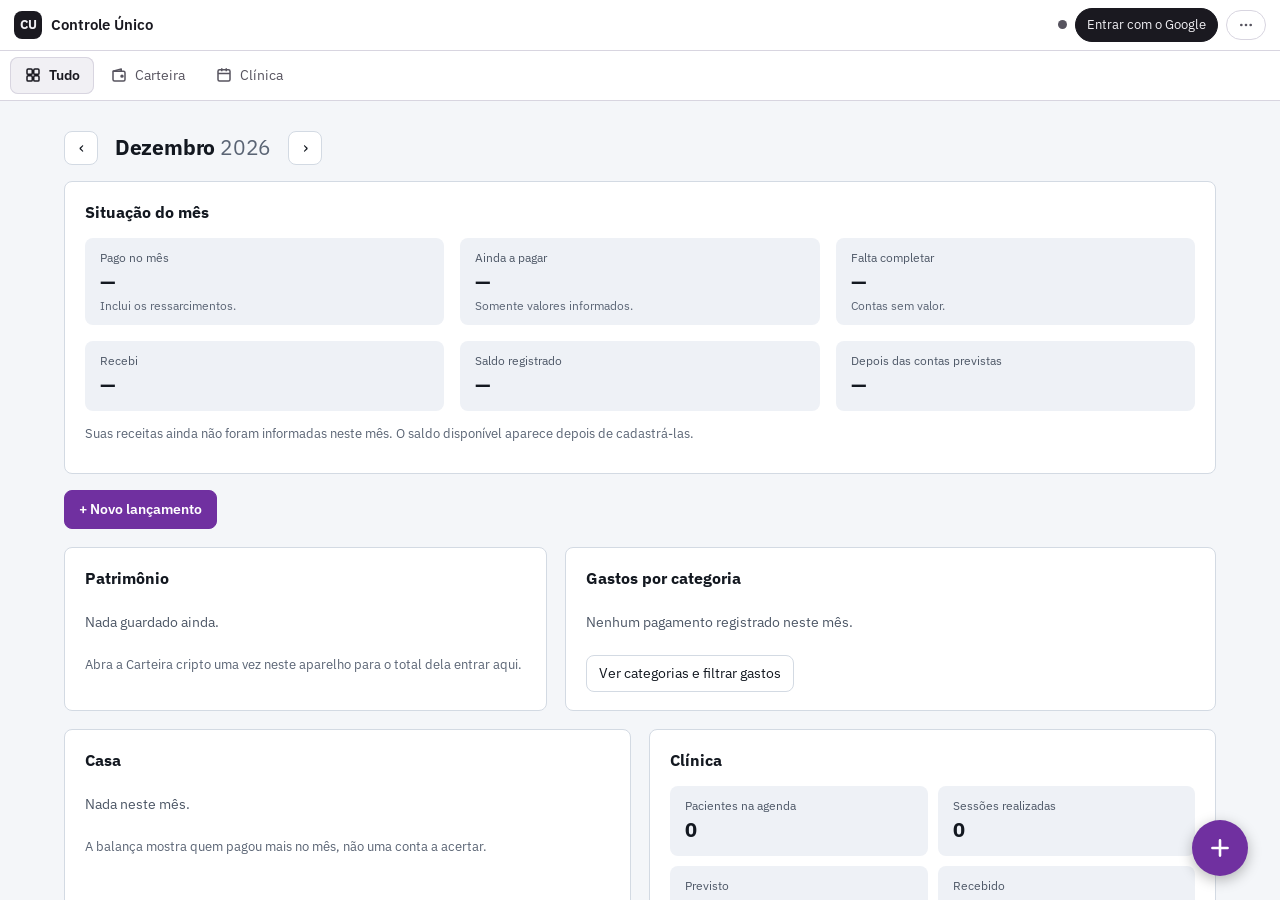
<file: index.html>
<!doctype html>
<html lang="pt-BR">
<head>
<meta name="referrer" content="strict-origin-when-cross-origin">
<script src="config.js?v=20261025-original-5"></script>
<meta charset="utf-8">
<meta name="viewport" content="width=device-width, initial-scale=1, viewport-fit=cover">
<title>Controle Único</title>
<script>
/* Renovação sem tela da chave do Google (nuvem.js, renovar): esta página abre dentro de uma
   moldura escondida, com a chave nova no endereço. Ela só entrega a chave à página de fora e
   para de carregar: o app não é montado aqui dentro. */
if (window.top !== window.self && /(^#|&)(access_token|error)=/.test(location.hash)) {
  try { window.parent.postMessage({ cuOAuth: location.hash.slice(1) }, location.origin); } catch (e) {}
  document.documentElement.setAttribute("data-renovando", "1");
  window.stop();
}
</script>
<meta name="description" content="Controle Único: carteira, casa e clínica num lugar só, guardados no Google Drive de quem usa.">
<!-- instalar como app: Android pelo manifesto, iPhone por "Adicionar à Tela de Início" -->
<link rel="manifest" href="manifest.webmanifest">
<meta name="theme-color" content="#5b2a82" media="(prefers-color-scheme: light)">
<meta name="theme-color" content="#2c1840" media="(prefers-color-scheme: dark)">
<meta name="mobile-web-app-capable" content="yes">
<meta name="apple-mobile-web-app-capable" content="yes">
<meta name="apple-mobile-web-app-title" content="Controle">
<meta name="apple-mobile-web-app-status-bar-style" content="black-translucent">
<link rel="apple-touch-icon" href="icone-180.png">
<link rel="icon" href="icone-192.png" type="image/png">
<link rel="preconnect" href="https://fonts.googleapis.com">
<link rel="preconnect" href="https://fonts.gstatic.com" crossorigin>
<link rel="stylesheet" href="https://fonts.googleapis.com/css2?family=IBM+Plex+Sans:wght@400;500;600;700&display=swap" media="print" onload="this.media='all'">
<style>
/* toque: o navegador não espera para ver se é duplo toque, e o dedo acerta o alvo */
button,a,summary,select,input,label{touch-action:manipulation}
:root{
  --bg:#f1f0f4; --surface:#ffffff; --line:#d8d5e0;
  --text:#1a1920; --muted:#57545f;
  --accent:#7030A0; --accent-ink:#ffffff;
  --barra:#5b2a82; --barra-ink:#ffffff;
  /* as cores das páginas dos módulos, para a chave da Carteira se misturar a elas */
  --pag-bg:#f4f6f9; --pag-trilho:#eef1f6; --pag-sel:#ffffff; --pag-linha:#d3dae3;
  color-scheme:light;
}
@media (prefers-color-scheme: dark){ :root:not([data-theme="light"]){
  --bg:#161519; --surface:#1f1e24; --line:#38353f;
  --text:#eceaf0; --muted:#a8a4b1;
  --accent:#c8a4f2; --accent-ink:#1a1420;
  --barra:#2c1840; --barra-ink:#f2eaf9;
  --pag-bg:#10141a; --pag-trilho:#1f252f; --pag-sel:#171c24; --pag-linha:#303845;
  color-scheme:dark;
}}
:root[data-theme="dark"]{
  --bg:#161519; --surface:#1f1e24; --line:#38353f;
  --text:#eceaf0; --muted:#a8a4b1;
  --accent:#c8a4f2; --accent-ink:#1a1420;
  --barra:#2c1840; --barra-ink:#f2eaf9;
  --pag-bg:#10141a; --pag-trilho:#1f252f; --pag-sel:#171c24; --pag-linha:#303845;
  color-scheme:dark;
}
*{box-sizing:border-box}
html,body{height:100%}
body{
  margin:0; background:var(--bg); color:var(--text);
  font:15px/1.5 "IBM Plex Sans",system-ui,-apple-system,"Segoe UI",sans-serif;
  display:flex; flex-direction:column;
  -webkit-tap-highlight-color:transparent;
}
header{
  flex:none; background:var(--surface); border-bottom:1px solid var(--line);
  padding:8px 14px; padding-top:calc(8px + env(safe-area-inset-top,0px));
  display:flex; gap:8px 16px; align-items:center;
}
.marca{display:flex; align-items:center; gap:9px; font-weight:600}
.selo{width:28px; height:28px; border-radius:8px; background:var(--text); color:var(--bg);
  display:grid; place-items:center; font-size:13px; font-weight:700; flex:none}
.titulo{display:none; font-weight:600; font-size:17px}
nav{display:flex; gap:2px; overflow-x:auto; flex:none; scrollbar-width:thin; padding:6px 10px; background:var(--surface); border-bottom:1px solid var(--line)}
nav button{
  border:0; background:transparent; color:var(--muted); font:inherit; font-size:14px;
  padding:8px 14px; border-radius:8px; cursor:pointer; white-space:nowrap;
  display:flex; align-items:center; gap:7px;
}
nav button svg{width:18px; height:18px; flex:none}
nav button:hover{color:var(--text)}
/* no computador, sem roxo (27/09/2026): a aba aberta é só destacada, como as abas da Clínica */
nav button[aria-pressed="true"]{background:var(--bg); color:var(--text); font-weight:600; box-shadow:inset 0 0 0 1px var(--line)}
.dir{display:flex; gap:8px; align-items:center; margin-left:auto; flex:none}
.bt{border:1px solid var(--line); background:transparent; color:var(--muted); font:inherit; font-size:13px;
  padding:6px 11px; border-radius:99px; cursor:pointer; text-decoration:none; display:inline-flex; align-items:center; gap:6px}
.bt:hover{color:var(--text)}
.bt.p{background:var(--text); color:var(--bg); border-color:var(--text)}
.bt[aria-pressed="true"]{color:var(--text); border-color:var(--text); font-weight:600}
.bt svg{width:16px; height:16px}
.nuvem{display:flex; align-items:center; gap:8px; font-size:13px; color:var(--muted); margin:0}
.nuvem-ponto{width:9px; height:9px; border-radius:50%; background:var(--muted); flex:none}
.nuvem-ponto.ok{background:#2f9e5b} .nuvem-ponto.indo{background:#d49a1c} .nuvem-ponto.erro{background:#d0453a}
.hidden{display:none !important}
/* o texto do estado do Drive só aparece quando importa: erro, escolha ou aviso de login (04/10/2026) */
#nuvem-texto{display:none; max-width:420px; font-size:13px}
.nuvem[data-estado="erro"] #nuvem-texto{display:inline; color:#b3261e; font-weight:500}
:root[data-theme="dark"] .nuvem[data-estado="erro"] #nuvem-texto{color:#f2a09b}
@media (prefers-color-scheme: dark){ :root:not([data-theme="light"]) .nuvem[data-estado="erro"] #nuvem-texto{color:#f2a09b} }
/* menu "mais": conferir, tema, privacidade, sair deste aparelho e a versão */
.menu{position:relative}
.menu > summary{list-style:none}
.menu > summary::-webkit-details-marker{display:none}
.menu-lista{position:absolute; right:0; top:calc(100% + 6px); z-index:20; min-width:230px; background:var(--surface); color:var(--text);
  border:1px solid var(--line); border-radius:12px; box-shadow:0 8px 28px rgba(0,0,0,.16); padding:6px; display:grid; gap:2px}
.menu-lista button,.menu-lista a{display:flex; align-items:center; gap:10px; width:100%; text-align:left; border:0; background:transparent; color:var(--text);
  font:inherit; font-size:14px; padding:10px 12px; border-radius:8px; cursor:pointer; text-decoration:none; min-height:42px}
.menu-lista button:hover,.menu-lista a:hover{background:var(--bg)}
.menu-lista svg{width:18px; height:18px; flex:none; color:var(--muted)}
.menu-lista .sair{color:#b3261e}
:root[data-theme="dark"] .menu-lista .sair{color:#f2a09b}
@media (prefers-color-scheme: dark){ :root:not([data-theme="light"]) .menu-lista .sair{color:#f2a09b} }
.menu-lista .sair svg{color:currentColor}
.menu-lista .versao{padding:8px 12px 4px; border-top:1px solid var(--line); margin-top:4px; color:var(--muted); font-size:12px}
/* versão do app: a data da publicação, lida de versao.json (pedido dele, 29/09/2026) */
.versao{font-size:11px; color:var(--muted); opacity:.85; white-space:nowrap}
.versao-nova{flex:none; display:flex; align-items:center; justify-content:center; gap:12px; padding:8px 12px; font-size:14px; background:#d49a1c; color:#1b1b1b}
.versao-nova button{border:0; border-radius:8px; padding:6px 12px; font:inherit; font-weight:600; background:#1b1b1b; color:#fff; cursor:pointer}
.palco{flex:1 1 auto; position:relative; min-height:0}
/* Carteira: a chave entre o dinheiro e a cripto (28/09/2026). No computador ela copia a chave
   Semana/Mês da Clínica (pedido dele, 28/09/2026): à esquerda, na coluna do conteúdo, com o
   fundo da página embaixo, para parecer parte da tela e não uma barra de celular.
   A conta segue a coluna de 1200px das páginas, descontando os 15px da barra de rolagem do Windows. */
.vistas{flex:none; display:flex; background:var(--pag-bg);
  padding:14px max(24px, calc((100% - 1215px) / 2 + 24px)) 0}
.vistas-g{display:inline-flex; gap:4px; padding:4px; border-radius:10px; background:var(--pag-trilho); border:1px solid var(--pag-linha)}
.vistas button{border:0; background:transparent; color:var(--muted); font:inherit; font-size:14px; padding:7px 14px; border-radius:7px; cursor:pointer}
.vistas button:hover{color:var(--text)}
.vistas button[aria-pressed="true"]{background:var(--pag-sel); color:var(--text); box-shadow:0 1px 2px rgba(0,0,0,.08); font-weight:600}
.palco iframe{position:absolute; inset:0; width:100%; height:100%; border:0; background:var(--bg)}
/* o botão + (pedido dele, 06/10/2026): no computador também, e com a escolha entre um lançamento
   (gasto, receita, compra da casa) e um recebimento de paciente (o registrar pagamento da Clínica).
   Ele só abre os formulários que já existem. No computador fica no canto de baixo, longe da barra
   de rolagem; no celular a Carteira e a Tudo já têm o + delas, que abre esta mesma escolha. */
.mais{position:absolute; right:32px; bottom:24px; z-index:5}
.mais-bt{width:56px; height:56px; border-radius:50%; border:0; background:var(--accent); color:var(--accent-ink);
  font:inherit; font-size:30px; line-height:1; cursor:pointer; display:grid; place-items:center; box-shadow:0 4px 14px rgba(0,0,0,.28)}
.mais-bt svg{width:26px; height:26px; transition:transform .15s}
.mais-bt[aria-expanded="true"] svg{transform:rotate(45deg)}
.mais-bt:focus-visible{outline:3px solid var(--text); outline-offset:2px}
.mais-lista{position:absolute; right:0; bottom:calc(100% + 10px); min-width:270px; background:var(--surface); color:var(--text);
  border:1px solid var(--line); border-radius:14px; box-shadow:0 10px 32px rgba(0,0,0,.2); padding:6px; display:grid; gap:2px}
.mais-lista[hidden]{display:none}
.mais-lista button{display:flex; align-items:center; gap:12px; width:100%; text-align:left; border:0; background:transparent; color:var(--text);
  font:inherit; padding:10px 12px; border-radius:10px; cursor:pointer; min-height:52px}
.mais-lista button:hover,.mais-lista button:focus-visible{background:var(--bg)}
.mais-lista button:focus-visible{outline:2px solid var(--accent); outline-offset:-2px}
.mais-lista .ic{width:34px; height:34px; border-radius:10px; display:grid; place-items:center; flex:none;
  background:color-mix(in srgb, var(--accent) 14%, transparent); color:var(--accent)}
.mais-lista .ic svg{width:19px; height:19px}
.mais-lista b{display:block; font-size:14.5px; font-weight:600}
.mais-lista small{display:block; font-size:12.5px; color:var(--muted); line-height:1.35}

/* ---------- celular: barra do app em cima, abas embaixo ---------- */
@media (max-width:700px){
  /* Entrar e o menu "..." ficam com 32 px de altura no desenho; a área que aceita o toque cresce para 44 px */
  .dir .bt{position:relative}
  .dir .bt::after{content:""; position:absolute; inset:-6px -4px}
  header{background:var(--barra); color:var(--barra-ink); border-bottom:0; padding:6px 12px; padding-top:calc(6px + env(safe-area-inset-top,0px)); min-height:48px}
  .marca{display:none}
  .titulo{display:block}
  /* sem login o botão "Entrar com o Google" não cabe ao lado dos outros: quebra a linha em vez de empurrar a tela para o lado */
  .dir{gap:6px; flex:1 1 0; min-width:0; flex-wrap:wrap; justify-content:flex-end}
  .nuvem{display:contents}
  .nuvem #nuvem-ponto{order:0}
  /* erro no celular: uma faixa própria embaixo da barra, para ser lida (antes ficava escondido) */
  .nuvem[data-estado="erro"] #nuvem-texto{display:block; order:9; flex-basis:100%; max-width:none; color:var(--barra-ink); background:rgba(0,0,0,.22); border-radius:8px; padding:6px 10px; font-weight:500}
  header{flex-wrap:wrap}
  .so-pc{display:none !important}
  .bt.p{padding:5px 12px; font-size:13px}
  .bt{border-color:rgba(255,255,255,.35); color:var(--barra-ink); padding:6px 9px}
  .bt .rot{display:none}
  .bt.p{background:#ffffff; color:#5b2a82; border-color:#ffffff; font-weight:600}
  .bt[aria-pressed="true"]{background:rgba(255,255,255,.18); color:var(--barra-ink); border-color:rgba(255,255,255,.7)}
  .nuvem-ponto{box-shadow:0 0 0 2px rgba(255,255,255,.55)}
  nav{
    order:3; flex:none; display:grid; grid-template-columns:repeat(3,1fr); gap:0; overflow:visible;
    background:var(--surface); border-top:1px solid var(--line); border-bottom:0;
    padding:4px 4px calc(4px + env(safe-area-inset-bottom,0px));
  }
  nav button{flex-direction:column; gap:2px; font-size:12px; padding:6px 2px; border-radius:10px; min-height:52px; justify-content:center}
  nav button svg{width:22px; height:22px}
  nav button[aria-pressed="true"]{background:transparent; color:var(--accent); box-shadow:none}
  nav button[aria-pressed="true"] svg{background:color-mix(in srgb, var(--accent) 16%, transparent); border-radius:99px; padding:2px 12px; width:46px; box-sizing:content-box}
  /* no celular a chave continua a de antes: centrada, numa faixa própria */
  .vistas{order:1; justify-content:center; padding:8px 12px; background:var(--bg); border-bottom:1px solid var(--line)}
  .vistas-g{padding:3px; gap:3px; background:var(--surface); border:0; box-shadow:inset 0 0 0 1px var(--line)}
  .vistas button{padding:6px 16px; border-radius:8px; min-height:40px}
  .vistas button[aria-pressed="true"]{background:var(--text); color:var(--bg); box-shadow:none}
  .palco{order:2}
  /* no celular o + da casca só aparece na Clínica; na Tudo e na Carteira o + da própria tela abre esta escolha */
  .mais{right:14px; bottom:14px}
  .mais-bt{width:54px; height:54px}
  /* a Cripto não tem + próprio: o da casca aparece lá também (06/10/2026) */
  :root:not([data-tela="clinica"]):not([data-tela="cripto"]) .mais-bt{display:none}
  :root:not([data-tela="clinica"]):not([data-tela="cripto"]) .mais-lista{bottom:68px}   /* em cima do + da tela, sem cobri-lo */
}
:root[data-tela="conferir"] .mais{display:none}
/* com uma janela do módulo aberta (a ficha do paciente, por exemplo), o + sai da frente:
   antes ele ficava por cima do botão Pronto da ficha (06/10/2026) */
:root[data-janela] .mais{display:none}
</style>

<script src="nuvem.js?v=20261025-original-5"></script>
</head>
<body>
<h1 style="position:absolute;width:1px;height:1px;margin:-1px;overflow:hidden;clip:rect(0 0 0 0);white-space:nowrap">Controle Único</h1>
<header>
  <div class="marca"><div class="selo">CU</div><span>Controle Único</span></div>
  <div class="titulo" id="titulo">Controle Único</div>
  <div class="dir">
    <p class="nuvem"><span class="nuvem-ponto" id="nuvem-ponto" title="Estado do Google Drive" role="img" aria-label="Estado do Google Drive"></span><span id="nuvem-texto" role="status" aria-live="polite"></span>
      <button class="bt p" id="nuvem-entrar" type="button" style="gap:0">Entrar<span class="so-pc">&nbsp;com o Google</span></button></p>
    <details class="menu" id="menu">
      <summary class="bt" title="Mais opções" aria-label="Mais opções"><svg viewBox="0 0 24 24" fill="currentColor" aria-hidden="true"><circle cx="5" cy="12" r="2"/><circle cx="12" cy="12" r="2"/><circle cx="19" cy="12" r="2"/></svg></summary>
      <div class="menu-lista">
        <button type="button" id="menu-conferir" aria-pressed="false"><svg viewBox="0 0 24 24" fill="none" stroke="currentColor" stroke-width="2" stroke-linecap="round" stroke-linejoin="round" aria-hidden="true"><rect x="4" y="4" width="16" height="16" rx="2"/><path d="M8 12l3 3 5-6"/></svg><span id="conferir-rot">Conferir com as planilhas</span></button>
        <button type="button" id="tema"><svg viewBox="0 0 24 24" fill="none" stroke="currentColor" stroke-width="2" aria-hidden="true"><circle cx="12" cy="12" r="8"/><path d="M12 4v16a8 8 0 0 0 0-16z" fill="currentColor"/></svg><span id="tema-rot">Mudar para tema escuro</span></button>
        <a href="formulacao.html">Formulação de Caso</a><a href="rede/index.html">Rede PBT</a><a href="ana.html">Controle compartilhado</a><a href="guia.html"><svg viewBox="0 0 24 24" fill="none" stroke="currentColor" stroke-width="2" stroke-linecap="round" stroke-linejoin="round" aria-hidden="true"><circle cx="12" cy="12" r="9"/><path d="M9.5 9.5a2.5 2.5 0 1 1 3.5 2.3c-.6.3-1 .9-1 1.6V14M12 17.5v.01"/></svg>Guia rápido</a>
        <a href="privacidade.html"><svg viewBox="0 0 24 24" fill="none" stroke="currentColor" stroke-width="2" aria-hidden="true"><path d="M12 3l7 3v6c0 4.5-3 7.7-7 9-4-1.3-7-4.5-7-9V6z"/></svg>Privacidade</a>
        <button type="button" class="sair" id="sair"><svg viewBox="0 0 24 24" fill="none" stroke="currentColor" stroke-width="2" stroke-linecap="round" stroke-linejoin="round" aria-hidden="true"><path d="M15 4h3a2 2 0 0 1 2 2v12a2 2 0 0 1-2 2h-3M10 17l-5-5 5-5M5 12h11"/></svg>Sair deste aparelho</button>
        <div class="versao" id="versao" title="Versão do app: quando foi publicada"></div>
      </div>
    </details>
  </div>
</header>
<div class="versao-nova hidden" id="versao-nova" role="status">Há uma versão nova do app. <button type="button" id="versao-atualizar">Atualizar</button></div>

<nav id="abas" aria-label="Módulos">
  <button data-p="tudo" aria-pressed="true"><svg viewBox="0 0 24 24" fill="none" stroke="currentColor" stroke-width="2" stroke-linejoin="round"><rect x="4" y="4" width="7" height="7" rx="1.5"/><rect x="13" y="4" width="7" height="7" rx="1.5"/><rect x="4" y="13" width="7" height="7" rx="1.5"/><rect x="13" y="13" width="7" height="7" rx="1.5"/></svg><span>Tudo</span></button>
  <button data-p="carteira" aria-pressed="false"><svg viewBox="0 0 24 24" fill="none" stroke="currentColor" stroke-width="2" stroke-linejoin="round"><path d="M4 7h14a2 2 0 0 1 2 2v9a2 2 0 0 1-2 2H6a2 2 0 0 1-2-2z"/><path d="M4 7l11-3v3"/><circle cx="16" cy="13.5" r="1.3" fill="currentColor"/></svg><span>Carteira</span></button>
  <button data-p="clinica" aria-pressed="false"><svg viewBox="0 0 24 24" fill="none" stroke="currentColor" stroke-width="2" stroke-linejoin="round"><rect x="4" y="5" width="16" height="15" rx="2"/><path d="M4 10h16M9 3v4M15 3v4"/></svg><span>Clínica</span></button>
</nav>

<div class="vistas hidden" id="vistas"><div class="vistas-g" role="group" aria-label="O que mostrar na Carteira">
  <button type="button" data-v="carteira" aria-pressed="true">Dinheiro</button>
  <button type="button" data-v="casa" aria-pressed="false">Casa</button>
  <button type="button" data-v="cripto" aria-pressed="false">Cripto</button></div></div>
<main class="palco" id="palco">
  <div class="mais" id="mais">
    <div class="mais-lista" id="mais-lista" role="menu" aria-label="O que lançar" hidden>
      <button type="button" role="menuitem" data-mais="lancamento"><span class="ic"><svg viewBox="0 0 24 24" fill="none" stroke="currentColor" stroke-width="2" stroke-linecap="round" stroke-linejoin="round" aria-hidden="true"><path d="M4 7h14a2 2 0 0 1 2 2v9a2 2 0 0 1-2 2H6a2 2 0 0 1-2-2z"/><path d="M4 7l11-3v3"/><circle cx="16" cy="13.5" r="1.3" fill="currentColor"/></svg></span><span><b>Lançamento</b><small>Gasto, receita ou compra da casa</small></span></button>
      <button type="button" role="menuitem" data-mais="recebimento"><span class="ic"><svg viewBox="0 0 24 24" fill="none" stroke="currentColor" stroke-width="2" stroke-linecap="round" stroke-linejoin="round" aria-hidden="true"><rect x="4" y="5" width="16" height="15" rx="2"/><path d="M4 10h16M9 3v4M15 3v4"/></svg></span><span><b>Recebimento de paciente</b><small>Registrar pagamento na Clínica</small></span></button>
    </div>
    <button type="button" class="mais-bt" id="mais-bt" aria-haspopup="menu" aria-expanded="false" aria-controls="mais-lista" aria-label="Lançar ou registrar recebimento" title="Lançar"><svg viewBox="0 0 24 24" fill="none" stroke="currentColor" stroke-width="2.4" stroke-linecap="round" aria-hidden="true"><path d="M12 5v14M5 12h14"/></svg></button>
  </div>
</main>

<script>
if (document.documentElement.hasAttribute("data-renovando")) throw new Error("moldura de renovação da chave: nada a montar");
// Cada módulo é uma página própria, carregada dentro desta casca. Tudo, Carteira e Casa
// dividem o app.html e trocam de tela pelo endereço, sem recarregar os cadernos.
// A Carteira junta o dinheiro (app.html#carteira), a casa (app.html#casa) e a cripto (carteira.html),
// com uma chave em cima: Dinheiro, Casa, Cripto (pedido dele, 01/10/2026; a Casa era aba própria).
// Quem entra com o Google em qualquer uma passa o acesso para as outras (nuvem.js).
var PAGINAS = {
  tudo:     { quadro:"app",      src:"app.html?v=20261025-original-5#tudo" },
  carteira: { quadro:"app",      src:"app.html?v=20261025-original-5#carteira" },
  casa:     { quadro:"app",      src:"app.html?v=20261025-original-5#casa" },
  clinica:  { quadro:"clinica",  src:"clinica.html?v=20261025-original-5" },
  cripto:   { quadro:"carteira", src:"carteira.html?v=20261025-original-5" },
  // o modo conferência: app contra as planilhas, um item por linha (decisão 4). Abre pelo botão do topo, não pelas abas.
  conferir: { quadro:"conferir", src:"conferir.html?v=20261025-original-5" }
};
var NOMES = { tudo:"Tudo", carteira:"Carteira", casa:"Carteira", clinica:"Clínica", cripto:"Carteira", conferir:"Conferência" };
// a aba de baixo que fica acesa para cada tela; "dinheiro" é o endereço antigo da Carteira
var ABA_DE = { cripto:"carteira", casa:"carteira" };
var ANTIGOS = { dinheiro:"carteira" };

var palco = document.getElementById("palco");
var quadros = {};
var atual = null;

function quadro(k, src){
  if (quadros[k]) return quadros[k];
  var f = document.createElement("iframe");
  f.id = "q-" + k; f.title = k; f.src = src; f.hidden = true;
  palco.appendChild(f);
  quadros[k] = f;
  // a aba Tudo pergunta os números do mês à Clínica: quando ela carrega, a Tudo se redesenha
  if (k === "clinica") f.addEventListener("load", function(){
    // um link que abriu outra página dentro do quadro (a Privacidade, antes) não fica no lugar da Clínica
    try { if (!/\/clinica\.html$/.test(f.contentWindow.location.pathname)) { f.contentWindow.location.replace(src); return; } } catch(e){}
    try { quadros.app && quadros.app.contentWindow.desenhar(); } catch(e){}
  });
  f.addEventListener("load", function(){ vigiarJanelas(f); });
  return f;
}

/* as janelas do módulo (.overlay, como a ficha do paciente) escondem o + da casca enquanto estão abertas */
function janelaAberta(){
  var f = atual && PAGINAS[atual] && quadros[PAGINAS[atual].quadro];
  try { return !!(f && f.contentDocument && f.contentDocument.querySelector("body > .overlay")); } catch(e){ return false; }
}
function marcarJanela(){
  var aberta = janelaAberta();
  document.documentElement.toggleAttribute("data-janela", aberta);
  if (aberta && window.MaisLancar) MaisLancar.fechar();
}
function vigiarJanelas(f){
  try {
    var w = f.contentWindow, b = f.contentDocument.body;
    if (b && w.MutationObserver) new w.MutationObserver(marcarJanela).observe(b, { childList:true });
  } catch(e){}
  marcarJanela();
}

/* O botão Voltar do celular (05/10/2026): cada troca de tela vira um passo do histórico da casca,
   e Voltar leva à tela de antes. A troca dentro do quadro do app usa replace, que não deixa passo:
   antes era ela que entrava no histórico, e Voltar mudava a tela escondida sem nada acontecer à vista. */
function mostrar(p, comoFicou){
  p = ANTIGOS[p] || p;
  var cfg = PAGINAS[p]; if (!cfg) return;
  var de = atual;
  var novo = !quadros[cfg.quadro];
  var f = quadro(cfg.quadro, cfg.src);
  if (!novo && cfg.quadro === "app"){
    try { f.contentWindow.location.replace(cfg.src.replace(/#.*$/, "") + "#" + p); } catch(e){ f.src = cfg.src; }
  }
  for (var q in quadros) quadros[q].hidden = (q !== cfg.quadro);
  f.title = NOMES[p];
  document.getElementById("titulo").textContent = NOMES[p];
  atual = p;
  document.documentElement.setAttribute("data-tela", p);
  if (window.MaisLancar) MaisLancar.fechar();
  if (window.menu) menu.open = false;
  marcarJanela();
  // voltou para um módulo já aberto: ele confere se o Drive mudou em outro aparelho
  if (!novo) { try { f.contentWindow.Nuvem.aoMostrar(); } catch(e){} }
  var b = document.querySelectorAll("#abas button");
  var acesa = ABA_DE[p] || p;
  for (var i = 0; i < b.length; i++) b[i].setAttribute("aria-pressed", String(b[i].dataset.p === acesa));
  var naCarteira = acesa === "carteira";
  document.getElementById("vistas").classList.toggle("hidden", !naCarteira);
  if (naCarteira){
    var v = document.querySelectorAll("#vistas button");
    for (var k = 0; k < v.length; k++) v[k].setAttribute("aria-pressed", String(v[k].dataset.v === p));
    try { localStorage.setItem("cu-carteira-vista", p); } catch(e){}
  }
  document.getElementById("menu-conferir").setAttribute("aria-pressed", String(p === "conferir"));
  // na Conferência o mesmo item do menu tira dela: o nome diz isso (06/10/2026)
  document.getElementById("conferir-rot").textContent = p === "conferir" ? "Sair da conferência" : "Conferir com as planilhas";
  // a conferência não vira a tela de abertura: ao voltar ao app ele cai no módulo de sempre
  if (p !== "conferir") { try { localStorage.setItem("cu-painel-aba", p); } catch(e){} }
  // comoFicou: a tela veio do próprio histórico (Voltar, Avançar) ou é a de abertura, e não ganha passo novo
  var anterior = (location.hash || "").replace("#", "");
  try {
    if (comoFicou || anterior === p) history.replaceState(null, "", "#" + p);
    else history.pushState({ de: de }, "", "#" + p);
  } catch(e){}
}
window.addEventListener("popstate", function(){
  menu.open = false;
  var p = (location.hash || "").replace("#", "");
  p = ANTIGOS[p] || p;
  if (PAGINAS[p] && p !== atual) mostrar(p, true);
});
var antesDeConferir = "tudo";
/* sair da Conferência pelo menu desfaz o passo de entrar: o Voltar depois não a abre de novo */
function alternarConferir(){
  if (atual === "conferir"){
    var st = history.state;
    if (st && st.de === antesDeConferir) history.back();
    else mostrar(antesDeConferir, true);
  }
  else { antesDeConferir = atual || "tudo"; mostrar("conferir"); }
}
var menu = document.getElementById("menu");
// a Conferência fica só no menu ⋯, no celular e no computador (decisão dele, 05/10/2026: desde 01/10
// o Dinheiro e a Casa existem só no app, e o botão no topo quase não era mais usado)
document.getElementById("menu-conferir").addEventListener("click", function(){ menu.open = false; alternarConferir(); });
document.getElementById("sair").addEventListener("click", function(){ menu.open = false; Nuvem.sair(); });
// o menu fecha ao tocar fora dele ou com Esc
document.addEventListener("click", function(e){ if (menu.open && !menu.contains(e.target)) menu.open = false; });
document.addEventListener("keydown", function(e){ if (e.key === "Escape" && menu.open){ menu.open = false; menu.querySelector("summary").focus(); } });
// um toque na página do módulo (outra janela) não chega aqui: a casca perde o foco, e o menu fecha
window.addEventListener("blur", function(){ setTimeout(function(){ if (menu.open && document.activeElement && document.activeElement.tagName === "IFRAME") menu.open = false; }, 0); });

document.getElementById("abas").addEventListener("click", function(e){
  var b = e.target.closest("button[data-p]");
  if (!b) return;
  // a Carteira volta para a vista em que ele estava (dinheiro, casa ou cripto)
  if (b.dataset.p === "carteira"){ var v = "carteira"; try { v = localStorage.getItem("cu-carteira-vista") || "carteira"; } catch(e){} mostrar(PAGINAS[v] ? v : "carteira"); }
  else mostrar(b.dataset.p);
});
document.getElementById("vistas").addEventListener("click", function(e){
  var b = e.target.closest("button[data-v]");
  if (b) mostrar(b.dataset.v);
});

/* O botão + (06/10/2026): Lançamento abre o formulário de lançamento da tela de dinheiro em que ele
   está (Tudo, Carteira ou Casa; de outra tela, vai para a Carteira). Recebimento de paciente abre o
   registrar pagamento da Clínica. Os dois são os formulários de sempre, com as contas de sempre. */
var MaisLancar = (function(){
  var bt = document.getElementById("mais-bt"), lista = document.getElementById("mais-lista");
  function aberto(){ return !lista.hidden; }
  function abrir(){
    lista.hidden = false; bt.setAttribute("aria-expanded", "true");
    lista.querySelector("button").focus();
  }
  function fechar(foco){
    if (!aberto()) return;
    lista.hidden = true; bt.setAttribute("aria-expanded", "false");
    if (foco && getComputedStyle(bt).display !== "none") bt.focus();
  }
  /* espera o módulo terminar de abrir (ele pode ainda nem ter carregado) e chama a função dele */
  function quando(k, nome){
    var limite = Date.now() + 10000;
    (function tentar(){
      var f = quadros[k], w = null;
      try { w = f && f.contentDocument && f.contentDocument.readyState === "complete" ? f.contentWindow : null; } catch(e){}
      if (w && typeof w[nome] === "function") { try { w[nome](); } catch(e){} return; }
      if (Date.now() < limite) setTimeout(tentar, 120);
    })();
  }
  function escolher(o){
    fechar(false);
    if (o === "recebimento"){
      if (atual !== "clinica") mostrar("clinica");
      quando("clinica", "abrirRecebimento");
    } else {
      var alvo = (atual === "tudo" || atual === "carteira" || atual === "casa") ? atual : "carteira";
      if (alvo !== atual) mostrar(alvo);
      // a troca de tela dentro do app chega pelo endereço: a função lê o endereço antes de abrir
      setTimeout(function(){ quando("app", "abrirLancamento"); }, 60);
    }
  }
  bt.addEventListener("click", function(){ aberto() ? fechar(true) : abrir(); });
  lista.addEventListener("click", function(e){ var b = e.target.closest("[data-mais]"); if (b) escolher(b.dataset.mais); });
  lista.addEventListener("keydown", function(e){
    var bs = [].slice.call(lista.querySelectorAll("button")), i = bs.indexOf(document.activeElement);
    if (e.key === "ArrowDown" || e.key === "ArrowUp"){ e.preventDefault(); bs[(i + (e.key === "ArrowDown" ? 1 : bs.length - 1)) % bs.length].focus(); }
  });
  document.addEventListener("click", function(e){ if (aberto() && !document.getElementById("mais").contains(e.target)) fechar(false); });
  document.addEventListener("keydown", function(e){ if (e.key === "Escape" && aberto()) fechar(true); });
  // um toque dentro do módulo (outra janela) tira o foco da casca: a escolha fecha
  window.addEventListener("blur", function(){ setTimeout(function(){ if (document.activeElement && document.activeElement.tagName === "IFRAME") fechar(false); }, 0); });
  return { abrir:abrir, fechar:fechar, escolher:escolher };
})();

/* o tema escolhido aqui vale para a casca e para os módulos abertos */
function escuroAgora(){
  var r = document.documentElement;
  return r.dataset.theme ? r.dataset.theme === "dark" : matchMedia("(prefers-color-scheme: dark)").matches;
}
// o item diz o que o toque faz, não o tema de agora (06/10/2026)
function rotuloTema(){ document.getElementById("tema-rot").textContent = escuroAgora() ? "Mudar para tema claro" : "Mudar para tema escuro"; }
/* a barra do navegador (Android) acompanha o tema escolhido no app, não só o do aparelho (19/10/2026) */
function barraDoTema(v){ document.querySelectorAll('meta[name="theme-color"]').forEach(function(m, i){ m.content = v === "light" ? "#5b2a82" : v === "dark" ? "#2c1840" : (i ? "#2c1840" : "#5b2a82"); }); }
function aplicarTema(v){
  document.documentElement.dataset.theme = v;
  barraDoTema(v);
  rotuloTema();
  for (var q in quadros) { try { quadros[q].contentDocument.documentElement.setAttribute("data-theme", v); } catch(e){} }
}
document.getElementById("tema").addEventListener("click", function(){
  var r = document.documentElement;
  var escuro = r.dataset.theme ? r.dataset.theme === "dark" : matchMedia("(prefers-color-scheme: dark)").matches;
  var v = escuro ? "light" : "dark";
  aplicarTema(v);
  try { localStorage.setItem("cu-painel-tema", v); localStorage.setItem("cu-tema", v); } catch(e){}
});
try { var t = localStorage.getItem("cu-painel-tema"); if (t) { document.documentElement.dataset.theme = t; barraDoTema(t); } } catch(e){}
rotuloTema();
palco.addEventListener("load", function(e){
  var t = document.documentElement.dataset.theme;
  if (t && e.target.tagName === "IFRAME") { try { e.target.contentDocument.documentElement.setAttribute("data-theme", t); } catch(err){} }
}, true);

var inicial = (location.hash || "").replace("#", "");
inicial = ANTIGOS[inicial] || inicial;
if (!PAGINAS[inicial]) { try { inicial = localStorage.getItem("cu-painel-aba") || "tudo"; } catch(e){ inicial = "tudo"; } }
inicial = ANTIGOS[inicial] || inicial;
if (!PAGINAS[inicial]) inicial = "tudo";
mostrar(inicial, true);
// A aba Tudo pergunta os números do mês à Clínica, que abre escondida. No celular ela não disputa
// a rede e o processador com a tela que está na frente: espera essa tela terminar de carregar
// (a Clínica é a página mais pesada) e só então abre, quando o aparelho está livre.
(function(){
  if (quadros.clinica) return;
  var aberta = false;
  function abrir(){ if (aberta) return; aberta = true; quadro("clinica", PAGINAS.clinica.src); }
  // a Tudo precisa dos números da Clínica na primeira tela: abre assim que ela termina de carregar; as outras esperam o aparelho ficar livre
  function livre(){
    if (atual === "tudo") setTimeout(abrir, 0);
    else if (window.requestIdleCallback) requestIdleCallback(abrir, { timeout: 1200 });
    else setTimeout(abrir, 600);
  }
  var frente = quadros[PAGINAS[atual].quadro];
  frente.addEventListener("load", livre, { once: true });
  setTimeout(abrir, 8000);   // rede ruim: não deixa a Tudo sem os números da Clínica para sempre
})();

Nuvem.iniciar();
Nuvem.entrarSozinho();   // no app do iPhone, quem já entrou antes volta a entrar sozinho

// A versão do app é a data em versao.json, carimbada pelo script de publicação. Ao abrir, ela
// aparece ao lado do estado do Drive; ao voltar para a aba, e a cada 15 min, o app confere se
// saiu uma publicação nova e oferece atualizar (pedido dele, 29/09/2026: a aba aberta desde
// antes da publicação continuava com o código antigo sem avisar).
var Versao = (function(){
  var atual = null;
  function ler(){ return fetch("versao.json?t=" + Date.now(), {cache:"no-store"}).then(function(r){ return r.ok ? r.json() : null; }); }
  function texto(v){
    var m = /^(\d{4})-(\d{2})-(\d{2})T(\d{2}):(\d{2})/.exec(v || "");
    return m ? "v. " + m[3] + "/" + m[2] + " " + m[4] + ":" + m[5] : "";
  }
  function conferir(){
    ler().then(function(j){
      if(!j || !j.publicada) return;
      if(atual === null){ atual = j.publicada; document.getElementById("versao").textContent = texto(atual); return; }
      if(j.publicada !== atual) document.getElementById("versao-nova").classList.remove("hidden");
    }).catch(function(){});
  }
  function iniciar(){
    conferir();
    document.addEventListener("visibilitychange", function(){ if(document.visibilityState === "visible") conferir(); });
    setInterval(conferir, 15 * 60 * 1000);
    document.getElementById("versao-atualizar").addEventListener("click", function(){ Nuvem.recarregar(); });
  }
  return {iniciar:iniciar, conferir:conferir, atual:function(){ return atual; }};
})();
Versao.iniciar();

// guarda a casca para abrir mais rápido e sem internet (sempre busca a versão nova primeiro)
if ("serviceWorker" in navigator) navigator.serviceWorker.register("sw.js").catch(function(){});
</script>
</body>
</html>
</file>
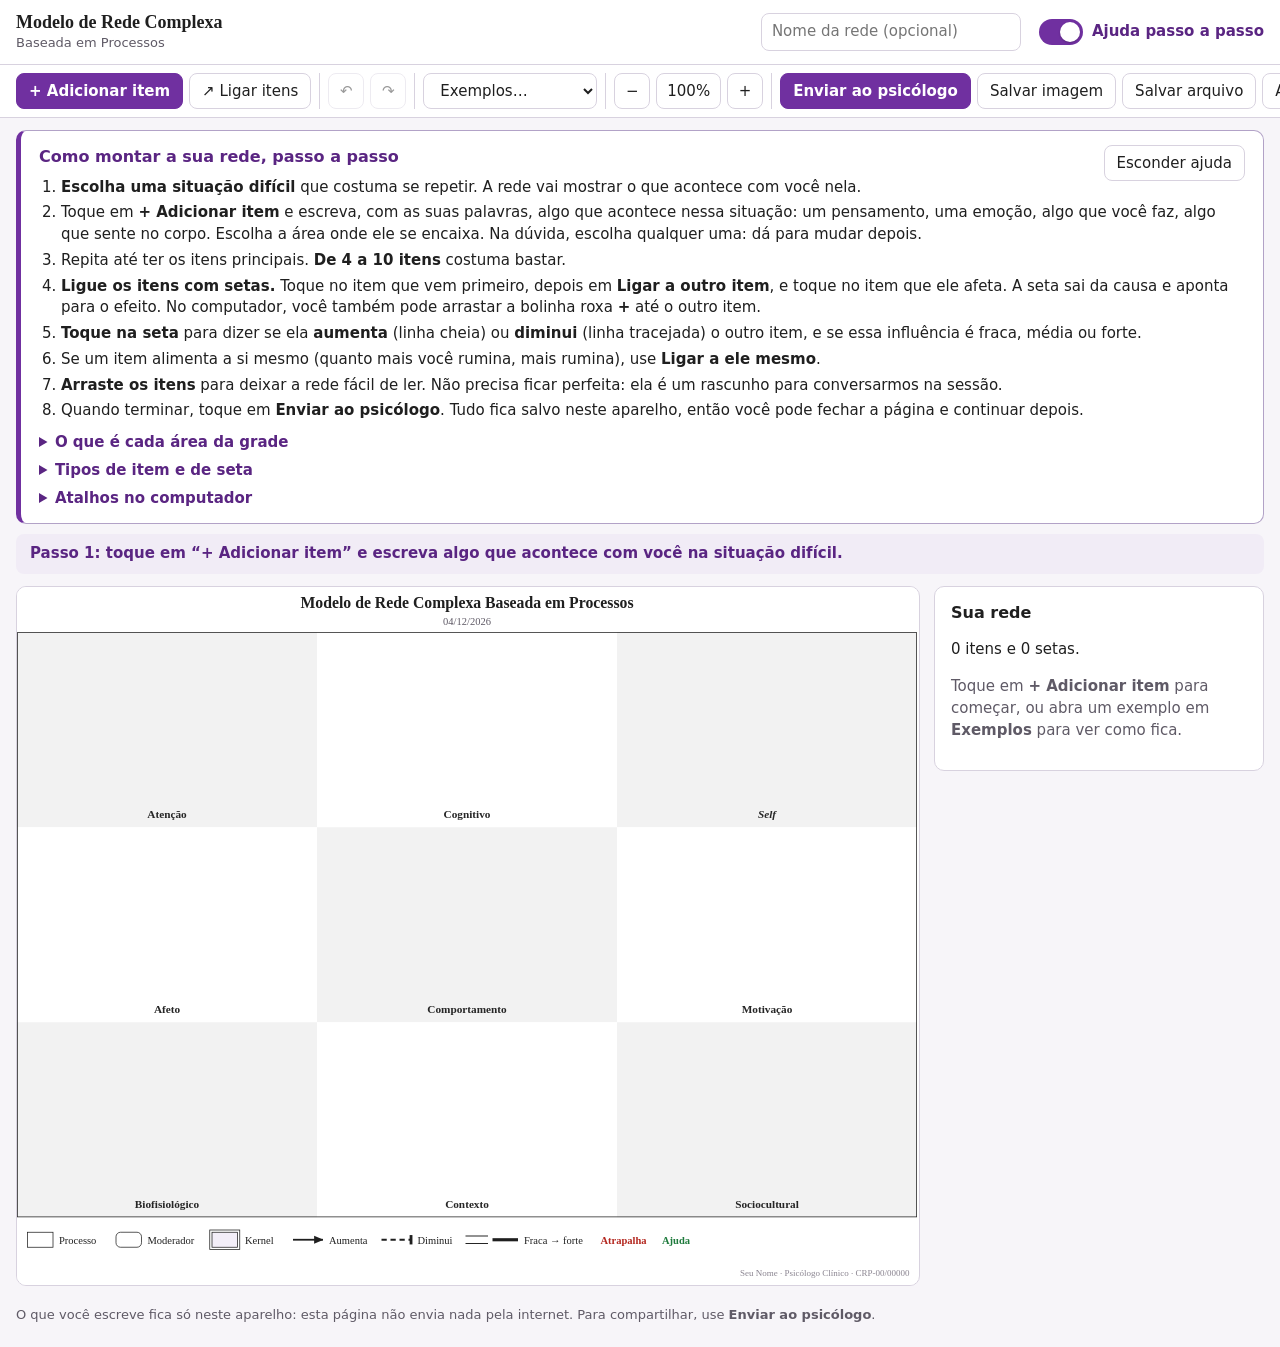
<file: rede/index.html>
<!doctype html>
<html lang="pt-BR">
<head>
<meta name="referrer" content="strict-origin-when-cross-origin">
<script src="../config.js?v=20261025-original-5"></script>
<meta charset="utf-8">
<meta name="viewport" content="width=device-width, initial-scale=1">
<meta name="robots" content="noindex, nofollow">
<title>Rede de Processos</title>
<meta name="description" content="Monte a sua rede de processos (PBT) e envie ao seu psicólogo.">
<!--
  Modelo de Rede Complexa Baseada em Processos, para o paciente montar e editar sozinho.
  Página sem servidor: nada sai do aparelho. Os dados ficam no localStorage (chave rede-pbt-v1)
  e viajam por arquivo: a imagem PNG leva a rede dentro dela (bloco tEXt "rede-pbt") e o .json
  leva só os dados. A dimensão de cada item não é guardada: sai da posição dele na grade.
-->
<style>
:root{
  --roxo:#7030a0; --roxo-esc:#5a2582; --lilas:#b2a2c7; --lilas-cl:#f1ecf6;
  --tinta:#1f1f1f; --apagado:#5f5a66; --borda:#d8d2df; --fundo:#f7f5f9; --papel:#ffffff;
  --vermelho:#b3261e; --verde:#1e7a3c;
  color-scheme: light;
}
*{box-sizing:border-box}
html,body{margin:0}
body{background:var(--fundo);color:var(--tinta);font:15px/1.45 system-ui,-apple-system,"Segoe UI",Roboto,Arial,sans-serif}
button,input,select,textarea{font:inherit;color:inherit}
header{display:flex;flex-wrap:wrap;align-items:center;gap:10px 18px;padding:12px 16px;background:var(--papel);border-bottom:1px solid var(--borda)}
.marca{display:flex;flex-direction:column;margin-right:auto;min-width:0}
.marca h1{margin:0;font:600 18px/1.2 Georgia,"Times New Roman",serif}
.marca span{color:var(--apagado);font-size:13px}
#nome{width:min(260px,100%);padding:7px 10px;border:1px solid var(--borda);border-radius:8px;background:#fff}
.switch{display:inline-flex;align-items:center;gap:9px;cursor:pointer;user-select:none;font-weight:600;color:var(--roxo-esc)}
.switch input{position:absolute;opacity:0;width:1px;height:1px}
.trilho{width:44px;height:26px;border-radius:13px;background:#cfc8d8;position:relative;transition:background .15s;flex:none}
.trilho::after{content:"";position:absolute;top:3px;left:3px;width:20px;height:20px;border-radius:50%;background:#fff;box-shadow:0 1px 2px #0003;transition:left .15s}
.switch input:checked + .trilho{background:var(--roxo)}
.switch input:checked + .trilho::after{left:21px}
.switch input:focus-visible + .trilho{outline:2px solid var(--roxo);outline-offset:2px}

#barra{display:flex;gap:6px;align-items:center;padding:8px 16px;background:var(--papel);border-bottom:1px solid var(--borda);overflow-x:auto;scrollbar-width:thin}
.grupo{display:flex;gap:6px;align-items:center;padding-right:8px;margin-right:2px;border-right:1px solid var(--borda);flex:none}
.grupo:last-child{border-right:0}
.btn{flex:none;display:inline-flex;align-items:center;gap:6px;min-height:36px;padding:6px 12px;border:1px solid var(--borda);border-radius:8px;background:#fff;cursor:pointer;white-space:nowrap}
.btn:hover{border-color:var(--lilas);background:var(--lilas-cl)}
.btn:disabled{opacity:.45;cursor:default;background:#fff;border-color:var(--borda)}
.btn.prim{background:var(--roxo);border-color:var(--roxo);color:#fff;font-weight:600}
.btn.prim:hover{background:var(--roxo-esc)}
.btn.ativo{background:var(--lilas-cl);border-color:var(--roxo);color:var(--roxo-esc);font-weight:600}
.btn.perigo{color:var(--vermelho)}
.btn.perigo:hover{background:#fbeceb;border-color:#e6b3af}
.btn.icone{padding:6px 10px;min-width:36px;justify-content:center}
select.btn{padding-right:8px}

#painelAjuda{display:none;margin:12px 16px 0;padding:14px 18px;background:#fff;border:1px solid var(--lilas);border-left:5px solid var(--roxo);border-radius:10px}
body.ajuda #painelAjuda{display:block}
#painelAjuda h2{margin:0 0 8px;font-size:16px;color:var(--roxo-esc)}
#painelAjuda ol{margin:0 0 10px;padding-left:22px}
#painelAjuda li{margin:4px 0}
#painelAjuda details{margin-top:6px}
#painelAjuda summary{cursor:pointer;font-weight:600;color:var(--roxo-esc)}
.areas{display:grid;grid-template-columns:repeat(auto-fill,minmax(230px,1fr));gap:6px 18px;margin:8px 0 4px;padding:0;list-style:none}
.areas li{margin:0}
.fecharAjuda{float:right}
.so-ajuda{display:none;color:var(--apagado);font-size:13px;margin:4px 0 8px}
body.ajuda .so-ajuda{display:block}

#dica{margin:10px 16px 0;padding:9px 14px;border-radius:8px;background:var(--lilas-cl);color:var(--roxo-esc);font-weight:600;display:none}
#dica.ver{display:block}
#dica.forte{background:var(--roxo);color:#fff}

main{display:grid;grid-template-columns:minmax(0,1fr) 330px;gap:14px;padding:12px 16px 16px;align-items:start}
#palco{background:#fff;border:1px solid var(--borda);border-radius:10px;overflow:auto;max-height:calc(100vh - 150px);-webkit-overflow-scrolling:touch}
#cv{display:block;user-select:none;-webkit-user-select:none}
#cv .no,#cv .alca{cursor:grab;touch-action:none}
#cv .lig{cursor:pointer}
body.ligando #cv .no{cursor:crosshair}
aside{background:#fff;border:1px solid var(--borda);border-radius:10px;padding:14px 16px;position:sticky;top:12px;max-height:calc(100vh - 24px);overflow:auto}
aside h2{margin:0 0 10px;font-size:16px}
aside h3{margin:16px 0 6px;font-size:14px;color:var(--apagado)}
aside label{display:block;font-weight:600;margin:10px 0 4px}
aside textarea,aside input[type=text],aside select{width:100%;padding:7px 9px;border:1px solid var(--borda);border-radius:8px;background:#fff;font-weight:400}
aside textarea{resize:vertical}
.campo{margin:12px 0 4px}
.campo > span{display:block;font-weight:600;margin-bottom:5px}
.seg{display:flex;flex-wrap:wrap;gap:4px}
.seg button{flex:1 1 auto;min-height:34px;padding:5px 9px;border:1px solid var(--borda);border-radius:8px;background:#fff;cursor:pointer}
.seg button[aria-pressed=true]{background:var(--roxo);border-color:var(--roxo);color:#fff;font-weight:600}
.acoes{display:flex;flex-wrap:wrap;gap:6px;margin-top:14px}
.lista{list-style:none;margin:0;padding:0}
.lista li{margin:2px 0}
.lista button{width:100%;text-align:left;padding:6px 9px;border:1px solid transparent;border-radius:7px;background:none;cursor:pointer}
.lista button:hover{background:var(--lilas-cl);border-color:var(--borda)}
.lista .dim{font-size:12px;font-weight:700;color:var(--apagado);text-transform:uppercase;letter-spacing:.03em;margin:10px 0 2px}
.rota{margin:0 0 6px}
.vazio{color:var(--apagado)}
.p{color:var(--vermelho)} .r{color:var(--verde)}

footer{padding:4px 16px 22px;color:var(--apagado);font-size:13px;display:flex;flex-wrap:wrap;gap:6px 18px;justify-content:space-between}
#salvo{font-weight:600}

dialog{border:0;border-radius:14px;padding:0;width:min(560px,calc(100vw - 24px));max-height:calc(100vh - 24px);box-shadow:0 12px 40px #0004}
dialog::backdrop{background:#2a1d3a88}
.dlg{padding:18px 20px 16px;overflow:auto}
.dlg h2{margin:0 0 6px;font-size:18px}
.dlg fieldset{border:0;padding:0;margin:14px 0 0}
.dlg legend{font-weight:700;margin-bottom:6px;padding:0}
.tipos{display:grid;grid-template-columns:repeat(3,1fr);gap:6px}
.opc{display:block;position:relative;cursor:pointer}
.opc input{position:absolute;opacity:0}
.opc span{display:block;height:100%;padding:8px 10px;border:1px solid var(--borda);border-radius:9px;background:#fff;font-size:13px;color:var(--apagado)}
.opc b{display:block;color:var(--tinta);font-size:14px;margin-bottom:2px}
.opc input:checked + span{border-color:var(--roxo);background:var(--lilas-cl);box-shadow:inset 0 0 0 1px var(--roxo)}
.opc input:focus-visible + span{outline:2px solid var(--roxo);outline-offset:1px}
.mini{display:grid;grid-template-columns:repeat(3,1fr);gap:0;border:1px solid var(--tinta)}
.mini .opc span{border:0;border-radius:0;text-align:center;padding:10px 4px;color:var(--tinta);font-weight:600;font-size:13px}
.mini .opc:nth-child(odd) span{background:#f2f2f2}
.mini .opc input:checked + span{background:var(--roxo);color:#fff;box-shadow:none}
#descArea{margin:6px 0 0;color:var(--apagado);font-size:13px}
#addTexto{width:100%;padding:9px 11px;border:1px solid var(--borda);border-radius:8px;font-size:16px}
#addTexto.erro{border-color:var(--vermelho);box-shadow:0 0 0 2px #b3261e33}
.chips{display:flex;flex-wrap:wrap;gap:5px;margin-top:8px}
.chips button{padding:4px 10px;border:1px solid var(--borda);border-radius:999px;background:#fff;font-size:13px;cursor:pointer}
.chips button:hover{background:var(--lilas-cl);border-color:var(--lilas)}
.vals{display:grid;grid-template-columns:repeat(3,1fr);gap:6px}
.dlg menu{display:flex;justify-content:flex-end;gap:8px;margin:18px 0 0;padding:0}

#aviso{position:fixed;left:50%;bottom:18px;transform:translateX(-50%);max-width:calc(100vw - 32px);background:#2a1d3a;color:#fff;padding:10px 16px;border-radius:10px;box-shadow:0 6px 20px #0004;display:none;z-index:10}
#aviso.ver{display:block}

@media (max-width: 900px){
  main{grid-template-columns:1fr}
  aside{position:static;max-height:none}
  #palco{max-height:none}
  .tipos{grid-template-columns:1fr}
}
@media print{
  @page{size:landscape;margin:10mm}
  body{background:#fff}
  header,#barra,#painelAjuda,#dica,aside,footer,#aviso{display:none!important}
  main{display:block;padding:0}
  #palco{border:0;overflow:visible;max-height:none}
  #cv{width:100%!important;height:auto!important}
}
</style>
</head>
<body>
<header>
  <div class="marca">
    <h1>Modelo de Rede Complexa</h1>
    <span>Baseada em Processos</span>
  </div>
  <input id="nome" type="text" placeholder="Nome da rede (opcional)" maxlength="60" aria-label="Nome da rede">
  <label class="switch" title="Mostra o passo a passo e as explicações">
    <input type="checkbox" id="swAjuda"><span class="trilho"></span>Ajuda passo a passo
  </label>
</header>

<nav id="barra" aria-label="Ferramentas">
  <div class="grupo">
    <button class="btn prim" id="bAdd" title="Adicionar um item à rede (ou dê dois cliques num espaço vazio)">+ Adicionar item</button>
    <button class="btn" id="bLigar" title="Criar uma seta entre dois itens">↗ Ligar itens</button>
  </div>
  <div class="grupo">
    <button class="btn icone" id="bDesf" title="Desfazer (Ctrl+Z)" aria-label="Desfazer">↶</button>
    <button class="btn icone" id="bRef" title="Refazer (Ctrl+Y)" aria-label="Refazer">↷</button>
  </div>
  <div class="grupo">
    <select class="btn" id="selEx" aria-label="Abrir um exemplo">
      <option value="">Exemplos…</option>
      <option value="dor">Dor crônica</option>
      <option value="ansiedade">Ansiedade social</option>
      <option value="humor">Humor deprimido</option>
    </select>
  </div>
  <div class="grupo">
    <button class="btn icone" id="bMenos" title="Diminuir o zoom" aria-label="Diminuir o zoom">−</button>
    <button class="btn icone" id="bAjustar" title="Voltar ao tamanho da tela">100%</button>
    <button class="btn icone" id="bMais" title="Aumentar o zoom" aria-label="Aumentar o zoom">+</button>
  </div>
  <div class="grupo">
    <button class="btn prim" id="bEnviar" title="Salva a imagem e o arquivo da rede para mandar ao psicólogo">Enviar ao psicólogo</button>
    <button class="btn" id="bPng" title="Baixar a rede como imagem (PNG)">Salvar imagem</button>
    <button class="btn" id="bJson" title="Baixar o arquivo da rede, para continuar editando depois">Salvar arquivo</button>
    <button class="btn" id="bAbrir" title="Abrir uma rede salva (arquivo .json, .txt ou a imagem salva por aqui)">Abrir arquivo</button>
    <button class="btn" id="bPrint" title="Imprimir ou salvar em PDF">Imprimir / PDF</button>
    <button class="btn perigo" id="bNova" title="Apagar tudo e começar do zero">Nova rede</button>
  </div>
</nav>

<section id="painelAjuda" aria-label="Passo a passo">
  <button class="btn fecharAjuda" id="bFecharAjuda">Esconder ajuda</button>
  <h2>Como montar a sua rede, passo a passo</h2>
  <ol>
    <li><b>Escolha uma situação difícil</b> que costuma se repetir. A rede vai mostrar o que acontece com você nela.</li>
    <li>Toque em <b>+ Adicionar item</b> e escreva, com as suas palavras, algo que acontece nessa situação: um pensamento, uma emoção, algo que você faz, algo que sente no corpo. Escolha a área onde ele se encaixa. Na dúvida, escolha qualquer uma: dá para mudar depois.</li>
    <li>Repita até ter os itens principais. <b>De 4 a 10 itens</b> costuma bastar.</li>
    <li><b>Ligue os itens com setas.</b> Toque no item que vem primeiro, depois em <b>Ligar a outro item</b>, e toque no item que ele afeta. A seta sai da causa e aponta para o efeito. No computador, você também pode arrastar a bolinha roxa <b>+</b> até o outro item.</li>
    <li><b>Toque na seta</b> para dizer se ela <b>aumenta</b> (linha cheia) ou <b>diminui</b> (linha tracejada) o outro item, e se essa influência é fraca, média ou forte.</li>
    <li>Se um item alimenta a si mesmo (quanto mais você rumina, mais rumina), use <b>Ligar a ele mesmo</b>.</li>
    <li><b>Arraste os itens</b> para deixar a rede fácil de ler. Não precisa ficar perfeita: ela é um rascunho para conversarmos na sessão.</li>
    <li>Quando terminar, toque em <b>Enviar ao psicólogo</b>. Tudo fica salvo neste aparelho, então você pode fechar a página e continuar depois.</li>
  </ol>
  <details>
    <summary>O que é cada área da grade</summary>
    <ul class="areas" id="listaAreas"></ul>
  </details>
  <details>
    <summary>Tipos de item e de seta</summary>
    <ul>
      <li><b>Processo</b> (retângulo): algo que acontece em você, como um pensamento, uma emoção, uma ação ou uma sensação.</li>
      <li><b>Moderador</b> (cantos arredondados): uma situação ou condição que aumenta ou diminui outros itens, como uma lesão, o trabalho ou o apoio da família.</li>
      <li><b>Kernel</b> (borda dupla): uma estratégia de mudança combinada na terapia, como a exposição gradual. Costuma ser adicionado junto com o psicólogo.</li>
      <li><b>Texto vermelho</b>: o item atrapalha. <b>Texto verde</b>: o item ajuda.</li>
      <li><b>Seta cheia →</b>: aumenta o outro item. <b>Seta tracejada ⊣</b>: diminui o outro item. <b>Linha mais grossa</b>: influência mais forte.</li>
    </ul>
  </details>
  <details>
    <summary>Atalhos no computador</summary>
    <ul>
      <li>Dois cliques num espaço vazio: adiciona um item naquele lugar.</li>
      <li>Dois cliques num item: vai direto para o texto dele.</li>
      <li>Delete: apaga o que está selecionado. Esc: cancela.</li>
      <li>Ctrl+Z desfaz e Ctrl+Y refaz.</li>
    </ul>
  </details>
</section>

<div id="dica" role="status" aria-live="polite"></div>

<main>
  <div id="palco">
    <svg id="cv" xmlns="http://www.w3.org/2000/svg" viewBox="0 0 1200 930" role="img" aria-label="Rede de processos">
      <defs id="defs"></defs>
      <rect x="0" y="0" width="1200" height="930" fill="#ffffff"/>
      <text id="tTitulo" x="600" y="28" text-anchor="middle" font-family="'Times New Roman', Times, serif" font-size="21" font-weight="bold" fill="#1f1f1f">Modelo de Rede Complexa Baseada em Processos</text>
      <text id="tSub" x="600" y="50" text-anchor="middle" font-family="'Times New Roman', Times, serif" font-size="14" fill="#5f5a66"></text>
      <g id="grade"></g>
      <g id="ligs"></g>
      <g id="rotulosGrade"></g>
      <g id="nos"></g>
      <g id="sobre"></g>
      <g id="legenda"></g>
    </svg>
  </div>
  <aside id="lado" aria-live="polite"></aside>
</main>

<footer>
  <span>O que você escreve fica só neste aparelho: esta página não envia nada pela internet. Para compartilhar, use <b>Enviar ao psicólogo</b>.</span>
  <span id="salvo"></span>
</footer>

<dialog id="dlgAdd" aria-labelledby="tAdd">
  <form class="dlg" id="fAdd" method="dialog">
    <h2 id="tAdd">Adicionar item</h2>
    <fieldset>
      <legend>1. Que tipo de item?</legend>
      <div class="tipos">
        <label class="opc"><input type="radio" name="tipo" value="processo" checked><span><b>Processo</b>Algo que acontece em você: pensamento, emoção, ação, sensação.</span></label>
        <label class="opc"><input type="radio" name="tipo" value="moderador"><span><b>Moderador</b>Situação ou condição que aumenta ou diminui outros itens.</span></label>
        <label class="opc"><input type="radio" name="tipo" value="kernel"><span><b>Kernel</b>Estratégia de mudança combinada na terapia.</span></label>
      </div>
    </fieldset>
    <fieldset>
      <legend>2. Em que área ele fica?</legend>
      <div class="mini" id="miniGrade"></div>
      <p id="descArea"></p>
    </fieldset>
    <fieldset>
      <legend><label for="addTexto">3. Escreva com as suas palavras</label></legend>
      <input id="addTexto" type="text" maxlength="80" autocomplete="off" placeholder="Ex.: Fico remoendo o que falei">
      <p class="so-ajuda" style="margin-top:6px">Poucas palavras bastam. Se quiser, toque num exemplo para começar e depois ajuste.</p>
      <div class="chips" id="chips"></div>
    </fieldset>
    <fieldset>
      <legend>4. Isso te ajuda ou atrapalha?</legend>
      <div class="vals">
        <label class="opc"><input type="radio" name="val" value="problema" checked><span><b class="p">Atrapalha</b>Texto vermelho</span></label>
        <label class="opc"><input type="radio" name="val" value="neutro"><span><b>Neutro</b>Não sei ou depende</span></label>
        <label class="opc"><input type="radio" name="val" value="recurso"><span><b class="r">Ajuda</b>Texto verde</span></label>
      </div>
    </fieldset>
    <menu>
      <button class="btn" type="button" id="bAddCancelar">Cancelar</button>
      <button class="btn prim" type="submit" id="bAddOk">Adicionar</button>
    </menu>
  </form>
</dialog>

<input type="file" id="arquivo" accept=".json,.txt,.png,application/json,text/plain,image/png" hidden>
<div id="aviso" role="status"></div>

<script>
"use strict";
const W = 1200, TOP = 60, CW = 400, CH = 260, GH = 780, VH = 930;
const SERIF = "'Times New Roman', Times, serif";
const CHAVE = "rede-pbt-v1", CHAVE_AJUDA = "rede-pbt-ajuda";
const NS = "http://www.w3.org/2000/svg";

const DIMS = [
  ["atencao", "Atenção"], ["cognitivo", "Cognitivo"], ["self", "Self"],
  ["afeto", "Afeto"], ["comportamento", "Comportamento"], ["motivacao", "Motivação"],
  ["bio", "Biofisiológico"], ["contexto", "Contexto"], ["socio", "Sociocultural"]
];
const AREA = {
  atencao: { d: "Para onde a sua atenção vai e onde ela fica presa.",
    ex: ["Ruminação", "Preocupação com o futuro", "Ficar checando se está tudo bem", "Atenção presa no corpo", "Dificuldade de me concentrar", "Atenção no presente"] },
  cognitivo: { d: "Os seus pensamentos e o quanto você acredita neles.",
    ex: ["\"Não vou dar conta\"", "Levar os pensamentos ao pé da letra", "Pensar em tudo ou nada", "Regras rígidas (\"tenho que...\")", "Me culpar por tudo", "Olhar os fatos com calma"] },
  self: { d: "Como você se vê e como fala de si.",
    ex: ["Autocrítica", "\"Sou um fracasso\"", "Me comparar com os outros", "Precisar agradar a todos", "Autocompaixão"] },
  afeto: { d: "As suas emoções e o que você faz com elas.",
    ex: ["Ansiedade", "Tristeza", "Raiva", "Culpa", "Vergonha", "Tentar não sentir", "Irritação"] },
  comportamento: { d: "O que você faz ou deixa de fazer.",
    ex: ["Evitar situações", "Me isolar", "Adiar tarefas", "Checar várias vezes", "Comer por impulso", "Usar o celular para fugir", "Fazer exercício"] },
  motivacao: { d: "O que te move: desejos, valores e objetivos.",
    ex: ["Falta de sentido", "Fazer só por obrigação", "Não saber o que quero", "Perda de interesse", "Cuidar da família", "Crescer na carreira"] },
  bio: { d: "O seu corpo: sono, dor, energia, saúde e substâncias.",
    ex: ["Insônia", "Dor", "Cansaço", "Coração acelerado", "Tensão muscular", "Uso de álcool"] },
  contexto: { d: "As situações e o ambiente da sua vida agora.",
    ex: ["Conflito no trabalho", "Sobrecarga de tarefas", "Término de relacionamento", "Mudança de cidade", "Problemas financeiros"] },
  socio: { d: "Pessoas, família, grupos, cultura e religião.",
    ex: ["Pouco apoio", "Conflito familiar", "Cobrança da família", "Apoio dos amigos", "Comunidade religiosa", "Preconceito"] }
};
const EX_MODERADOR = ["Lesão ou doença", "Conflito no trabalho", "Término de relacionamento", "Apoio da família", "Falta de dinheiro", "Mudança de cidade"];
const EX_KERNEL = ["Exposição gradual", "Ativação comportamental", "Respiração lenta", "Desfusão cognitiva", "Reestruturação cognitiva", "Autocompaixão", "Resolução de problemas", "Higiene do sono", "Clarificação de valores", "Atenção plena"];
const TIPO = {
  processo: { nome: "Processo", d: "Algo que acontece em você: um pensamento, uma emoção, uma ação ou uma sensação." },
  moderador: { nome: "Moderador", d: "Uma situação ou condição que aumenta ou diminui outros itens." },
  kernel: { nome: "Kernel", d: "Uma estratégia de mudança combinada na terapia. Costuma ser adicionada junto com o psicólogo." }
};
const COR = {
  neutro: { borda: "#1f1f1f", texto: "#1f1f1f" },
  problema: { borda: "#b3261e", texto: "#b3261e" },
  recurso: { borda: "#1e7a3c", texto: "#1e7a3c" }
};
const LARG = [0, 1.3, 2.4, 4.2];
const FORCA = ["", "fraca", "média", "forte"];

/* ---------- exemplos ---------- */
function ex(nome, nos, ligs) {
  return { nome, nodes: nos.map(([id, tipo, texto, x, y, val]) => ({ id, tipo, texto, x, y, val, obs: "" })),
    edges: ligs.map(([de, para, efeito, forca, ambos, curva], i) => ({ id: "e" + i, de, para, efeito: efeito || "aumenta", forca: forca || 2, ambos: !!ambos, rotulo: "", curva: curva || 0 })) };
}
const EXEMPLOS = {
  dor: ex("Exemplo: dor crônica", [
    ["a", "moderador", "Contusão no trabalho.", 600, 705, "problema"],
    ["b", "processo", "Dor crônica nas costas.", 200, 705, "problema"],
    ["c", "processo", "Ruminação e preocupação.", 200, 185, "problema"],
    ["d", "processo", "Raiva.", 200, 440, "problema"],
    ["e", "processo", "Evita o trabalho.", 600, 440, "problema"]
  ], [["a", "b"], ["b", "c"], ["c", "d"], ["b", "e"], ["c", "e"], ["d", "e"]]),
  ansiedade: ex("Exemplo: ansiedade social (fictício)", [
    ["a", "moderador", "Apresentação no trabalho", 720, 705, "neutro"],
    ["b", "processo", "\"Vão perceber que sou incapaz\"", 715, 185, "problema"],
    ["c", "processo", "Foco em mim mesmo", 200, 185, "problema"],
    ["d", "processo", "Ansiedade", 200, 440, "problema"],
    ["f", "processo", "Coração acelerado e rosto vermelho", 200, 705, "problema"],
    ["g", "processo", "Evitar falar nas reuniões", 600, 420, "problema"],
    ["h", "processo", "Autocrítica depois", 1000, 185, "problema"],
    ["i", "processo", "Crescer na carreira", 1000, 440, "recurso"],
    ["k", "kernel", "Exposição gradual", 520, 520, "recurso"]
  ], [["a", "b", "aumenta", 3], ["b", "d"], ["c", "d"], ["d", "f", "aumenta", 2, true], ["f", "c"], ["d", "g", "aumenta", 3],
      ["g", "h"], ["h", "b"], ["i", "g", "diminui", 1], ["k", "g", "diminui", 3], ["c", "c", "aumenta", 1]]),
  humor: ex("Exemplo: humor deprimido (fictício)", [
    ["a", "moderador", "Perda do emprego", 600, 705, "problema"],
    ["b", "processo", "Tristeza", 200, 440, "problema"],
    ["c", "processo", "Ruminação sobre o passado", 200, 185, "problema"],
    ["d", "processo", "\"Nada vai dar certo\"", 600, 185, "problema"],
    ["e", "processo", "Ficar na cama e me isolar", 600, 420, "problema"],
    ["f", "processo", "Perda de interesse", 1000, 440, "problema"],
    ["g", "processo", "Sono desregulado", 200, 705, "problema"],
    ["h", "moderador", "Apoio da irmã", 1000, 705, "recurso"],
    ["k", "kernel", "Ativação comportamental", 650, 520, "recurso"]
  ], [["a", "b", "aumenta", 3], ["b", "c"], ["c", "d"], ["d", "e"], ["e", "b", "aumenta", 2, true], ["e", "g"], ["g", "b"],
      ["f", "e", "aumenta", 2, true], ["h", "b", "diminui", 2, false, -45], ["k", "e", "diminui", 3], ["c", "c", "aumenta", 1]])
};

/* ---------- estado ---------- */
let S = { nome: "", nodes: [], edges: [] };
let sel = null;          // {k:"n"|"e", id}
let modo = null;         // {tipo:"origem"} | {tipo:"ligar", de}
let exportando = false;
let undo = [], redo = [];
let zoom = 1;
let geo = {};
const $ = s => document.querySelector(s);
const cv = $("#cv");

function uid(p) { return p + Date.now().toString(36) + Math.random().toString(36).slice(2, 6); }
function snap() { return JSON.stringify(S); }
function guardarPasso() { undo.push(snap()); if (undo.length > 80) undo.shift(); redo = []; }
function mudar(fn) { guardarPasso(); fn(); salvar(); render(); }
function porId(id) { return S.nodes.find(n => n.id === id); }
function ligPorId(id) { return S.edges.find(e => e.id === id); }
function esc(t) { return String(t ?? "").replace(/[&<>"']/g, c => ({ "&": "&amp;", "<": "&lt;", ">": "&gt;", '"': "&quot;", "'": "&#39;" }[c])); }
function clamp(v, a, b) { return Math.max(a, Math.min(b, v)); }
function dimDe(x, y) {
  const c = clamp(Math.floor(x / CW), 0, 2), r = clamp(Math.floor((y - TOP) / CH), 0, 2);
  return DIMS[r * 3 + c][0];
}
function nomeDim(id) { return (DIMS.find(d => d[0] === id) || ["", ""])[1]; }

function salvar() {
  try { localStorage.setItem(CHAVE, JSON.stringify({ ...S, salvo: new Date().toISOString() })); } catch (e) {}
  const h = new Date();
  $("#salvo").textContent = "Salvo neste aparelho às " + h.toLocaleTimeString("pt-BR", { hour: "2-digit", minute: "2-digit" });
}
function carregar() {
  try {
    const t = localStorage.getItem(CHAVE);
    if (t) { S = normalizar(JSON.parse(t)); $("#salvo").textContent = "Rede recuperada deste aparelho"; }
  } catch (e) {}
}
function normalizar(d) {
  if (!d || !Array.isArray(d.nodes) || !Array.isArray(d.edges)) throw new Error("formato");
  const nodes = d.nodes.filter(n => n && n.id).map(n => ({
    id: String(n.id), tipo: TIPO[n.tipo] ? n.tipo : "processo", texto: String(n.texto ?? "").slice(0, 120),
    x: clamp(+n.x || 600, 20, W - 20), y: clamp(+n.y || 400, TOP + 15, TOP + GH - 15),
    val: COR[n.val] ? n.val : "neutro", obs: String(n.obs ?? "").slice(0, 500)
  }));
  const ids = new Set(nodes.map(n => n.id));
  const edges = d.edges.filter(e => e && ids.has(String(e.de)) && ids.has(String(e.para))).map(e => ({
    id: String(e.id || uid("e")), de: String(e.de), para: String(e.para), efeito: e.efeito === "diminui" ? "diminui" : "aumenta",
    forca: [1, 2, 3].includes(+e.forca) ? +e.forca : 2, ambos: !!e.ambos, rotulo: String(e.rotulo ?? "").slice(0, 60), curva: clamp(+e.curva || 0, -200, 200)
  }));
  return { nome: String(d.nome ?? "").slice(0, 60), nodes, edges };
}

/* ---------- medidas do texto ---------- */
const ctx = document.createElement("canvas").getContext("2d");
function quebrar(texto) {
  ctx.font = "15px " + SERIF;
  const linhas = [];
  for (const par of (texto || "(sem texto)").split("\n")) {
    let cur = "";
    for (const w of par.split(/\s+/).filter(Boolean)) {
      const t = cur ? cur + " " + w : w;
      if (ctx.measureText(t).width > 150 && cur) { linhas.push(cur); cur = w; } else cur = t;
    }
    linhas.push(cur);
  }
  return linhas.slice(0, 6);
}
function medida(n) {
  const L = quebrar(n.texto);
  ctx.font = "15px " + SERIF;
  const w = Math.max(76, Math.max(...L.map(l => ctx.measureText(l).width)) + 26);
  return { L, w, h: L.length * 18 + 16, k: n.tipo === "kernel" ? 4 : 0 };
}

/* ---------- desenho ---------- */
function el(tag, at, pai) {
  const e = document.createElementNS(NS, tag);
  for (const k in at) e.setAttribute(k, at[k]);
  if (pai) pai.appendChild(e);
  return e;
}
function montarDefs() {
  const d = $("#defs");
  for (const f of [1, 2, 3]) for (const s of ["", "-s"]) {
    const cor = s ? "#7030a0" : "#1f1f1f", tam = [0, 10, 12.5, 15][f];
    const m1 = el("marker", { id: `m-seta-${f}${s}`, viewBox: "0 0 10 10", refX: 9.5, refY: 5, markerWidth: tam, markerHeight: tam, markerUnits: "userSpaceOnUse", orient: "auto-start-reverse" }, d);
    el("path", { d: "M0,0.8 L10,5 L0,9.2 z", fill: cor }, m1);
    const m2 = el("marker", { id: `m-barra-${f}${s}`, viewBox: "0 0 10 10", refX: 8, refY: 5, markerWidth: tam, markerHeight: tam + 3, markerUnits: "userSpaceOnUse", orient: "auto-start-reverse" }, d);
    el("rect", { x: 6, y: 0, width: 3, height: 10, fill: cor }, m2);
  }
}
function montarGrade() {
  const g = $("#grade");
  DIMS.forEach(([id, nome], i) => {
    const c = i % 3, r = Math.floor(i / 3), x = c * CW, y = TOP + r * CH;
    el("rect", { x, y, width: CW, height: CH, fill: i % 2 === 0 ? "#f2f2f2" : "#ffffff" }, g);
    const t = el("text", { x: x + CW / 2, y: y + CH - 12, "text-anchor": "middle", "font-family": SERIF, "font-size": 15, "font-weight": "bold", fill: "#262626", "font-style": id === "self" ? "italic" : "normal", stroke: i % 2 === 0 ? "#f2f2f2" : "#ffffff", "stroke-width": 5, "paint-order": "stroke", "pointer-events": "none" }, $("#rotulosGrade"));
    t.textContent = nome;
  });
  el("rect", { x: 0.5, y: TOP + 0.5, width: W - 1, height: GH - 1, fill: "none", stroke: "#1f1f1f", "stroke-width": 1 }, g);
}
function montarLegenda() {
  const g = $("#legenda"), y = TOP + GH + 30;
  const T = (x, s, at) => { const t = el("text", { x, y: y + 5, "font-family": SERIF, "font-size": 14, fill: "#1f1f1f", ...at }, g); t.textContent = s; };
  let x = 14;
  el("rect", { x, y: y - 10, width: 34, height: 20, fill: "#fff", stroke: "#1f1f1f" }, g); T(x + 42, "Processo"); x += 118;
  el("rect", { x, y: y - 10, width: 34, height: 20, rx: 6, fill: "#fff", stroke: "#1f1f1f" }, g); T(x + 42, "Moderador"); x += 128;
  el("rect", { x: x - 3, y: y - 13, width: 40, height: 26, fill: "#fff", stroke: "#1f1f1f" }, g);
  el("rect", { x, y: y - 10, width: 34, height: 20, fill: "#f3eef8", stroke: "#1f1f1f" }, g); T(x + 44, "Kernel"); x += 108;
  el("path", { d: `M${x},${y} H${x + 40}`, stroke: "#1f1f1f", "stroke-width": 2.4, "marker-end": "url(#m-seta-2)" }, g); T(x + 48, "Aumenta"); x += 118;
  el("path", { d: `M${x},${y} H${x + 40}`, stroke: "#1f1f1f", "stroke-width": 2.4, "stroke-dasharray": "7 5", "marker-end": "url(#m-barra-2)" }, g); T(x + 48, "Diminui"); x += 112;
  el("path", { d: `M${x},${y - 5} H${x + 30} M${x},${y + 5} H${x + 30}`, stroke: "#1f1f1f", "stroke-width": 1.3 }, g);
  el("path", { d: `M${x + 36},${y} H${x + 70}`, stroke: "#1f1f1f", "stroke-width": 4.2 }, g); T(x + 78, "Fraca → forte"); x += 180;
  T(x, "Atrapalha", { fill: "#b3261e", "font-weight": "bold" }); x += 82;
  T(x, "Ajuda", { fill: "#1e7a3c", "font-weight": "bold" });
  const a = el("text", { x: W - 10, y: VH - 12, "text-anchor": "end", "font-family": SERIF, "font-size": 12, fill: "#8a8490" }, g);
  a.textContent = "Seu Nome · Psicólogo Clínico · CRP-00/00000";
}

function borda(n, g, tx, ty, pad) {
  let dx = tx - n.x, dy = ty - n.y;
  if (!dx && !dy) dy = -1;
  const hw = g.w / 2 + g.k + pad, hh = g.h / 2 + g.k + pad;
  const t = Math.min(dx ? hw / Math.abs(dx) : Infinity, dy ? hh / Math.abs(dy) : Infinity);
  return { x: n.x + dx * t, y: n.y + dy * t };
}
function caminho(e, a, b) {
  const ga = geo[a.id], gb = geo[b.id];
  if (a === b) {
    const hw = ga.w / 2 + ga.k, hh = ga.h / 2 + ga.k, x = a.x, y = a.y;
    const s = { x: x - hw - 1, y: y - 2 }, f = { x: x - hw * 0.35, y: y - hh - 2 };
    return { loop: true, d: `M${s.x},${s.y} C${x - hw - 62},${y - 6} ${f.x},${y - hh - 64} ${f.x},${f.y}`, lx: x - hw - 30, ly: y - hh - 42 };
  }
  const dx = b.x - a.x, dy = b.y - a.y, len = Math.hypot(dx, dy) || 1, nx = -dy / len, ny = dx / len;
  let curva = e.curva || 0;
  if (!curva && S.edges.some(o => o !== e && o.de === e.para && o.para === e.de)) curva = 26;
  const cx = (a.x + b.x) / 2 + nx * curva * 2, cy = (a.y + b.y) / 2 + ny * curva * 2;
  const p1 = borda(a, ga, cx, cy, 2), p2 = borda(b, gb, cx, cy, 2);
  return { d: `M${p1.x},${p1.y} Q${cx},${cy} ${p2.x},${p2.y}`, lx: 0.25 * p1.x + 0.5 * cx + 0.25 * p2.x, ly: 0.25 * p1.y + 0.5 * cy + 0.25 * p2.y - 10 };
}

function renderCanvas() {
  geo = {};
  for (const n of S.nodes) geo[n.id] = medida(n);
  const ge = $("#ligs"); ge.textContent = "";
  for (const e of S.edges) {
    const a = porId(e.de), b = porId(e.para);
    if (!a || !b) continue;
    const G = caminho(e, a, b);
    const s = !exportando && sel && sel.k === "e" && sel.id === e.id;
    const cor = s ? "#7030a0" : "#1f1f1f";
    const g = el("g", { class: "lig", "data-id": e.id }, ge);
    el("path", { d: G.d, fill: "none", stroke: "#000", "stroke-opacity": 0, "stroke-width": 18, "pointer-events": "stroke" }, g);
    const mk = `url(#m-${e.efeito === "diminui" ? "barra" : "seta"}-${e.forca}${s ? "-s" : ""})`;
    const at = { d: G.d, fill: "none", stroke: cor, "stroke-width": LARG[e.forca] + (s ? 0.8 : 0), "marker-end": mk, "pointer-events": "none" };
    if (e.efeito === "diminui") at["stroke-dasharray"] = "7 5";
    if (e.ambos && !G.loop) at["marker-start"] = mk;
    el("path", at, g);
    if (e.rotulo) {
      const t = el("text", { x: G.lx, y: G.ly, "text-anchor": "middle", "font-family": SERIF, "font-size": 13, "font-style": "italic", fill: cor, stroke: "#ffffff", "stroke-width": 4, "paint-order": "stroke", "pointer-events": "none" }, g);
      t.textContent = e.rotulo;
    }
  }
  const gn = $("#nos"); gn.textContent = "";
  for (const n of S.nodes) {
    const { L, w, h, k } = geo[n.id];
    const s = !exportando && sel && sel.k === "n" && sel.id === n.id;
    const origem = !exportando && modo && modo.de === n.id;
    const cor = COR[n.val] || COR.neutro;
    const g = el("g", { class: "no", "data-id": n.id, transform: `translate(${n.x},${n.y})` }, gn);
    if (n.obs) el("title", {}, g).textContent = n.obs;
    if (s || origem) el("rect", { x: -w / 2 - k - 7, y: -h / 2 - k - 7, width: w + 2 * k + 14, height: h + 2 * k + 14, rx: 8, fill: origem ? "#f1ecf6" : "none", stroke: "#7030a0", "stroke-width": 2, "stroke-dasharray": "5 4" }, g);
    if (k) el("rect", { x: -w / 2 - k, y: -h / 2 - k, width: w + 2 * k, height: h + 2 * k, fill: "#ffffff", stroke: cor.borda, "stroke-width": 1 }, g);
    el("rect", { x: -w / 2, y: -h / 2, width: w, height: h, rx: n.tipo === "moderador" ? 10 : 0, fill: k ? "#f3eef8" : "#ffffff", stroke: cor.borda, "stroke-width": n.val === "neutro" ? 1 : 1.5 }, g);
    const t = el("text", { "text-anchor": "middle", "font-family": SERIF, "font-size": 15, fill: cor.texto }, g);
    L.forEach((l, i) => { el("tspan", { x: 0, y: -h / 2 + 21 + i * 18 }, t).textContent = l; });
    if (s && !modo) {
      const lado = n.x + w / 2 + k + 30 > W ? -1 : 1;
      const hd = el("g", { class: "alca", "data-alca": n.id, transform: `translate(${lado * (w / 2 + k + 17)},0)` }, g);
      el("circle", { r: 12, fill: "#7030a0" }, hd);
      el("path", { d: "M-5.5,0H5.5M0,-5.5V5.5", stroke: "#fff", "stroke-width": 2.2 }, hd);
      el("title", {}, hd).textContent = "Arraste até outro item para criar uma seta";
    }
  }
  const nome = S.nome.trim();
  const data = new Date().toLocaleDateString("pt-BR");
  $("#tSub").textContent = nome ? `${nome} · ${data}` : data;
}

function render() {
  renderCanvas();
  renderLado();
  renderDica();
  document.body.classList.toggle("ligando", !!modo);
  $("#bLigar").classList.toggle("ativo", !!modo);
  $("#bDesf").disabled = !undo.length;
  $("#bRef").disabled = !redo.length;
  if (document.activeElement !== $("#nome")) $("#nome").value = S.nome;
}

/* ---------- painel lateral ---------- */
function seg(campo, atual, opcoes) {
  return `<div class="seg" data-campo="${campo}">` + opcoes.map(([v, r]) =>
    `<button type="button" data-v="${v}" aria-pressed="${String(v) === String(atual)}">${r}</button>`).join("") + `</div>`;
}
function descLig(e) {
  const b = porId(e.para), a = porId(e.de);
  const seta = e.ambos ? "↔" : "→";
  return `${esc(a?.texto)} ${seta} ${esc(b?.texto)} <span class="vazio">(${e.efeito}, ${FORCA[e.forca]})</span>`;
}
function renderLado() {
  const lado = $("#lado");
  if (sel && sel.k === "n" && porId(sel.id)) {
    const n = porId(sel.id);
    const ligs = S.edges.filter(e => e.de === n.id || e.para === n.id);
    lado.innerHTML = `
      <h2>Item selecionado</h2>
      <label for="pTexto">Texto</label>
      <textarea id="pTexto" rows="2" maxlength="120">${esc(n.texto)}</textarea>
      <p class="so-ajuda">Poucas palavras. Aperte Enter para quebrar a linha.</p>
      <div class="campo"><span>Tipo</span>${seg("tipo", n.tipo, [["processo", "Processo"], ["moderador", "Moderador"], ["kernel", "Kernel"]])}</div>
      <p class="so-ajuda">${TIPO[n.tipo].d}</p>
      <div class="campo"><span>Isso ajuda ou atrapalha?</span>${seg("val", n.val, [["problema", "Atrapalha"], ["neutro", "Neutro"], ["recurso", "Ajuda"]])}</div>
      <label for="pArea">Área</label>
      <select id="pArea">${DIMS.map(([id, nome]) => `<option value="${id}" ${id === dimDe(n.x, n.y) ? "selected" : ""}>${nome}</option>`).join("")}</select>
      <p class="so-ajuda">${AREA[dimDe(n.x, n.y)].d} A área muda sozinha quando você arrasta o item.</p>
      <label for="pObs">Anotação (opcional)</label>
      <textarea id="pObs" rows="2" maxlength="500" placeholder="Quando acontece? Com que frequência?">${esc(n.obs)}</textarea>
      <div class="acoes">
        <button class="btn prim" data-a="ligar">↗ Ligar a outro item</button>
        <button class="btn" data-a="loop">↺ Ligar a ele mesmo</button>
        <button class="btn" data-a="dup">Duplicar</button>
        <button class="btn perigo" data-a="apagar">Apagar item</button>
      </div>
      <h3>Setas deste item</h3>
      ${ligs.length ? `<ul class="lista">${ligs.map(e => `<li><button data-sel-e="${e.id}">${descLig(e)}</button></li>`).join("")}</ul>` : `<p class="vazio">Nenhuma seta ainda.</p>`}`;
  } else if (sel && sel.k === "e" && ligPorId(sel.id)) {
    const e = ligPorId(sel.id), a = porId(e.de), b = porId(e.para), loop = e.de === e.para;
    lado.innerHTML = `
      <h2>Seta selecionada</h2>
      <p class="rota"><b>${esc(a.texto)}</b> ${loop ? "↺ alimenta a si mesmo" : (e.ambos ? "↔" : "→") + ` <b>${esc(b.texto)}</b>`}</p>
      <div class="campo"><span>O que ela faz?</span>${seg("efeito", e.efeito, [["aumenta", "→ Aumenta"], ["diminui", "⊣ Diminui"]])}</div>
      <p class="so-ajuda">Aumenta: quando o primeiro cresce, o segundo cresce também (mais dor, mais raiva). Diminui: quando o primeiro cresce, o segundo diminui (mais apoio, menos tristeza).</p>
      <div class="campo"><span>Quão forte?</span>${seg("forca", e.forca, [[1, "Fraca"], [2, "Média"], [3, "Forte"]])}</div>
      <p class="so-ajuda">Quanto um influencia o outro. Quanto mais forte, mais grossa a linha.</p>
      ${loop ? "" : `
      <div class="campo"><span>Direção</span>${seg("ambos", e.ambos, [[false, "Um sentido"], [true, "Os dois sentidos"]])}</div>
      <p class="so-ajuda">Os dois sentidos: um alimenta o outro e vice-versa.</p>
      <div class="acoes" style="margin-top:6px"><button class="btn" data-a="inverter">⇄ Inverter a direção</button></div>
      <label for="pCurva">Curvatura</label>
      <input id="pCurva" type="range" min="-150" max="150" step="5" value="${e.curva}" style="width:100%">
      <p class="so-ajuda">Curve a seta para ela não passar por cima de outros itens.</p>`}
      <label for="pRot">Legenda da seta (opcional)</label>
      <input id="pRot" type="text" maxlength="60" value="${esc(e.rotulo)}" placeholder="Ex.: quando estou cansado">
      <div class="acoes"><button class="btn perigo" data-a="apagarE">Apagar seta</button></div>`;
  } else {
    const n = S.nodes.length, m = S.edges.length;
    let lista = "";
    for (const [id, nome] of DIMS) {
      const itens = S.nodes.filter(x => dimDe(x.x, x.y) === id);
      if (!itens.length) continue;
      lista += `<li class="dim">${nome}</li>` + itens.map(x => `<li><button data-sel-n="${x.id}" class="${x.val === "problema" ? "p" : x.val === "recurso" ? "r" : ""}">${esc(x.texto) || "(sem texto)"}</button></li>`).join("");
    }
    lado.innerHTML = `
      <h2>Sua rede</h2>
      <p>${n} ${n === 1 ? "item" : "itens"} e ${m} ${m === 1 ? "seta" : "setas"}.</p>
      ${n ? `<p class="so-ajuda">Toque num item ou numa seta para editar.</p><ul class="lista">${lista}</ul>`
          : `<p class="vazio">Toque em <b>+ Adicionar item</b> para começar, ou abra um exemplo em <b>Exemplos</b> para ver como fica.</p>`}`;
  }
}

let passoGuardado = false;
function editarAoVivo(fn) {
  if (!passoGuardado) { guardarPasso(); passoGuardado = true; }
  fn(); salvar(); renderCanvas();
  $("#bDesf").disabled = false;
}
$("#lado").addEventListener("focusin", () => { passoGuardado = false; });
$("#lado").addEventListener("input", ev => {
  const t = ev.target;
  if (t.id === "pTexto") editarAoVivo(() => { porId(sel.id).texto = t.value; });
  if (t.id === "pObs") editarAoVivo(() => { porId(sel.id).obs = t.value; });
  if (t.id === "pRot") editarAoVivo(() => { ligPorId(sel.id).rotulo = t.value; });
  if (t.id === "pCurva") editarAoVivo(() => { ligPorId(sel.id).curva = +t.value; });
});
$("#lado").addEventListener("change", ev => {
  const t = ev.target;
  if (t.id === "pArea") mudar(() => { const n = porId(sel.id), p = lugarLivre(t.value, n.id); n.x = p.x; n.y = p.y; });
  if (t.id === "pTexto" || t.id === "pObs" || t.id === "pRot") renderLado();
});
$("#lado").addEventListener("click", ev => {
  const b = ev.target.closest("button");
  if (!b) return;
  if (b.dataset.selN) { sel = { k: "n", id: b.dataset.selN }; render(); return; }
  if (b.dataset.selE) { sel = { k: "e", id: b.dataset.selE }; render(); return; }
  const grupo = b.closest(".seg");
  if (grupo && sel) {
    const campo = grupo.dataset.campo; let v = b.dataset.v;
    if (campo === "forca") v = +v;
    if (campo === "ambos") v = v === "true";
    const obj = sel.k === "n" ? porId(sel.id) : ligPorId(sel.id);
    if (obj[campo] !== v) mudar(() => { obj[campo] = v; });
    return;
  }
  const a = b.dataset.a;
  if (a === "ligar") { modo = { tipo: "ligar", de: sel.id }; render(); }
  if (a === "loop") criarLigacao(sel.id, sel.id, true);
  if (a === "dup") mudar(() => { const n = porId(sel.id); const c = { ...n, id: uid("n"), x: clamp(n.x + 30, 20, W - 20), y: clamp(n.y + 30, TOP + 15, TOP + GH - 15) }; S.nodes.push(c); sel = { k: "n", id: c.id }; });
  if (a === "apagar") apagarSel();
  if (a === "apagarE") apagarSel();
  if (a === "inverter") mudar(() => { const e = ligPorId(sel.id); [e.de, e.para] = [e.para, e.de]; e.curva = -e.curva; });
});

function apagarSel() {
  if (!sel) return;
  if (sel.k === "n") mudar(() => { S.nodes = S.nodes.filter(n => n.id !== sel.id); S.edges = S.edges.filter(e => e.de !== sel.id && e.para !== sel.id); sel = null; });
  else mudar(() => { S.edges = S.edges.filter(e => e.id !== sel.id); sel = null; });
  avisar("Apagado. Para voltar, use Desfazer (↶).");
}
function criarLigacao(de, para, permitirLoop) {
  modo = null;
  if (de === para && !permitirLoop) { render(); return; }
  const ja = S.edges.find(e => e.de === de && e.para === para);
  if (ja) { sel = { k: "e", id: ja.id }; render(); avisar("Essa seta já existe. Ela está selecionada."); return; }
  const inv = S.edges.find(e => e.de === para && e.para === de && de !== para);
  mudar(() => {
    const e = { id: uid("e"), de, para, efeito: "aumenta", forca: 2, ambos: false, rotulo: "", curva: 0 };
    S.edges.push(e); sel = { k: "e", id: e.id };
  });
  if (inv) avisar("Já existe uma seta no sentido contrário. Se um alimenta o outro, você também pode usar “Os dois sentidos” numa seta só.");
}

/* ---------- dica contextual ---------- */
function renderDica() {
  const d = $("#dica"); let t = "", forte = false;
  if (modo && modo.tipo === "origem") { t = "Toque no item de onde a seta sai (a causa). Para cancelar, toque num espaço vazio."; forte = true; }
  else if (modo && modo.tipo === "ligar") { t = `Agora toque no item que é afetado por “${porId(modo.de)?.texto || ""}”. Para cancelar, toque num espaço vazio.`; forte = true; }
  else if (document.body.classList.contains("ajuda")) {
    const n = S.nodes.length, m = S.edges.length;
    if (!n) t = "Passo 1: toque em “+ Adicionar item” e escreva algo que acontece com você na situação difícil.";
    else if (sel && sel.k === "n") t = "Arraste o item para mover. Para criar uma seta, toque em “Ligar a outro item” ou arraste a bolinha roxa +.";
    else if (sel && sel.k === "e") t = "Escolha, ao lado, se esta seta aumenta ou diminui o outro item e quão forte ela é.";
    else if (n < 3) t = "Continue adicionando itens. De 4 a 10 costuma bastar.";
    else if (!m) t = "Agora ligue os itens: toque num item e depois em “Ligar a outro item”.";
    else t = "Toque numa seta para ajustar. Quando terminar, toque em “Enviar ao psicólogo”.";
  }
  d.textContent = t;
  d.classList.toggle("ver", !!t);
  d.classList.toggle("forte", forte);
}

/* ---------- ponteiro no desenho ---------- */
function pt(ev) {
  const p = cv.createSVGPoint(); p.x = ev.clientX; p.y = ev.clientY;
  return p.matrixTransform(cv.getScreenCTM().inverse());
}
function noEm(p) {
  for (let i = S.nodes.length - 1; i >= 0; i--) {
    const n = S.nodes[i], g = geo[n.id];
    if (Math.abs(p.x - n.x) <= g.w / 2 + g.k + 6 && Math.abs(p.y - n.y) <= g.h / 2 + g.k + 6) return n;
  }
  return null;
}
let arrasto = null, puxando = null;
cv.addEventListener("pointerdown", ev => {
  if (ev.button > 0) return;
  const alca = ev.target.closest("[data-alca]");
  if (alca) {
    puxando = { de: alca.dataset.alca };
    cv.setPointerCapture(ev.pointerId); ev.preventDefault(); return;
  }
  const gno = ev.target.closest("g.no");
  if (gno) {
    const id = gno.dataset.id;
    if (modo && modo.tipo === "origem") { modo = { tipo: "ligar", de: id }; sel = { k: "n", id }; render(); return; }
    if (modo && modo.tipo === "ligar") { criarLigacao(modo.de, id); return; }
    const n = porId(id), p = pt(ev);
    const trocou = !(sel && sel.k === "n" && sel.id === id);
    sel = { k: "n", id };
    arrasto = { id, sx: p.x, sy: p.y, ox: n.x, oy: n.y, mexeu: false };
    cv.setPointerCapture(ev.pointerId); ev.preventDefault();
    if (trocou) render(); else renderCanvas();
    return;
  }
  const glig = ev.target.closest("g.lig");
  if (glig) { modo = null; sel = { k: "e", id: glig.dataset.id }; render(); return; }
  if (modo || sel) { modo = null; sel = null; render(); }
});
cv.addEventListener("pointermove", ev => {
  if (arrasto) {
    const p = pt(ev), n = porId(arrasto.id), g = geo[n.id];
    const dx = p.x - arrasto.sx, dy = p.y - arrasto.sy;
    if (!arrasto.mexeu && Math.hypot(dx, dy) < 3) return;
    if (!arrasto.mexeu) { guardarPasso(); arrasto.mexeu = true; }
    n.x = clamp(arrasto.ox + dx, g.w / 2 + g.k + 2, W - g.w / 2 - g.k - 2);
    n.y = clamp(arrasto.oy + dy, TOP + g.h / 2 + g.k + 2, TOP + GH - g.h / 2 - g.k - 2);
    renderCanvas();
  } else if (puxando) {
    const p = pt(ev), a = porId(puxando.de), o = $("#sobre");
    o.textContent = "";
    el("path", { d: `M${a.x},${a.y} L${p.x},${p.y}`, stroke: "#7030a0", "stroke-width": 2, "stroke-dasharray": "6 4", fill: "none", "marker-end": "url(#m-seta-2-s)" }, o);
    const alvo = noEm(p);
    if (alvo && alvo.id !== a.id) { const g = geo[alvo.id]; el("rect", { x: alvo.x - g.w / 2 - g.k - 6, y: alvo.y - g.h / 2 - g.k - 6, width: g.w + 2 * g.k + 12, height: g.h + 2 * g.k + 12, rx: 8, fill: "none", stroke: "#7030a0", "stroke-width": 2 }, o); }
  }
});
function soltar(ev) {
  if (arrasto) {
    const mexeu = arrasto.mexeu; arrasto = null;
    if (mexeu) { salvar(); render(); }
  } else if (puxando) {
    const de = puxando.de; puxando = null; $("#sobre").textContent = "";
    const alvo = ev.type === "pointerup" ? noEm(pt(ev)) : null;
    if (alvo && alvo.id !== de) criarLigacao(de, alvo.id); else renderCanvas();
  }
}
cv.addEventListener("pointerup", soltar);
cv.addEventListener("pointercancel", soltar);
cv.addEventListener("dblclick", ev => {
  const gno = ev.target.closest("g.no");
  if (gno) { sel = { k: "n", id: gno.dataset.id }; render(); const t = $("#pTexto"); if (t) { t.focus(); t.select(); } return; }
  if (ev.target.closest("g.lig")) return;
  const p = pt(ev);
  if (p.y < TOP || p.y > TOP + GH) return;
  abrirAdicionar(dimDe(p.x, p.y), { x: p.x, y: p.y });
});

/* ---------- adicionar item ---------- */
let posAdd = null;
function montarMini() {
  $("#miniGrade").innerHTML = DIMS.map(([id, nome]) => `<label class="opc"><input type="radio" name="area" value="${id}"><span${id === "self" ? ' style="font-style:italic"' : ""}>${nome}</span></label>`).join("");
  $("#listaAreas").innerHTML = DIMS.map(([id, nome]) => `<li><b>${nome}:</b> ${AREA[id].d} Ex.: ${AREA[id].ex.slice(0, 3).join(", ")}.</li>`).join("");
}
function valorRadio(nome) { const r = $(`#fAdd input[name=${nome}]:checked`); return r ? r.value : null; }
function atualizarAdd() {
  const area = valorRadio("area"), tipo = valorRadio("tipo");
  $("#descArea").textContent = area ? AREA[area].d : "Escolha um quadrado. É a mesma grade da rede.";
  const lista = tipo === "kernel" ? EX_KERNEL : tipo === "moderador" ? EX_MODERADOR : (area ? AREA[area].ex : []);
  $("#chips").innerHTML = lista.map(x => `<button type="button">${esc(x)}</button>`).join("");
}
function abrirAdicionar(area, pos) {
  posAdd = pos || null;
  const f = $("#fAdd");
  f.reset();
  const alvo = area || (sel && sel.k === "n" && porId(sel.id) ? dimDe(porId(sel.id).x, porId(sel.id).y) : null);
  if (alvo) f.querySelector(`input[name=area][value=${alvo}]`).checked = true;
  $("#addTexto").classList.remove("erro");
  atualizarAdd();
  modo = null;
  $("#dlgAdd").showModal();
  setTimeout(() => $("#addTexto").focus(), 30);
}
$("#fAdd").addEventListener("change", atualizarAdd);
$("#chips").addEventListener("click", ev => {
  const b = ev.target.closest("button"); if (!b) return;
  $("#addTexto").value = b.textContent; $("#addTexto").classList.remove("erro"); $("#addTexto").focus();
});
$("#bAddCancelar").addEventListener("click", () => $("#dlgAdd").close());
$("#fAdd").addEventListener("submit", ev => {
  ev.preventDefault();
  const texto = $("#addTexto").value.trim();
  if (!texto) { $("#addTexto").classList.add("erro"); $("#addTexto").focus(); avisar("Escreva o item antes de adicionar."); return; }
  const area = valorRadio("area") || "comportamento";
  const p = posAdd && dimDe(posAdd.x, posAdd.y) === area ? posAdd : lugarLivre(area);
  mudar(() => {
    const n = { id: uid("n"), tipo: valorRadio("tipo"), texto, x: p.x, y: p.y, val: valorRadio("val"), obs: "" };
    S.nodes.push(n); sel = { k: "n", id: n.id };
    geo[n.id] = medida(n);
    n.x = clamp(n.x, geo[n.id].w / 2 + 6, W - geo[n.id].w / 2 - 6);
    n.y = clamp(n.y, TOP + geo[n.id].h / 2 + 6, TOP + GH - geo[n.id].h / 2 - 30);
  });
  $("#dlgAdd").close();
});
function lugarLivre(dim, ignorar) {
  const i = DIMS.findIndex(d => d[0] === dim), c = i % 3, r = Math.floor(i / 3), x0 = c * CW, y0 = TOP + r * CH;
  let melhor = null, nota = -Infinity;
  for (let yy = 0; yy < 4; yy++) for (let xx = 0; xx < 3; xx++) {
    const x = x0 + 95 + xx * 105, y = y0 + 40 + yy * 52;
    let d = 400;
    for (const n of S.nodes) if (n.id !== ignorar) d = Math.min(d, Math.hypot((n.x - x) / 1.7, n.y - y));
    const v = d - Math.hypot(x - (x0 + CW / 2), y - (y0 + CH / 2 - 15)) * 0.05;
    if (v > nota) { nota = v; melhor = { x, y }; }
  }
  return melhor;
}

/* ---------- arquivos ---------- */
function dados() { return { app: "rede-pbt", versao: 1, salvo: new Date().toISOString(), ...S }; }
function nomeArquivo(ext) {
  const base = (S.nome || "rede de processos").normalize("NFD").replace(/[̀-ͯ]/g, "").replace(/[^\w\- ]+/g, "").trim().replace(/\s+/g, "-").toLowerCase() || "rede";
  return `${base}-${new Date().toISOString().slice(0, 10)}.${ext}`;
}
function baixar(blob, nome) {
  const a = document.createElement("a"); a.href = URL.createObjectURL(blob); a.download = nome;
  document.body.appendChild(a); a.click(); a.remove();
  setTimeout(() => URL.revokeObjectURL(a.href), 4000);
}
const CRC = (() => { const t = new Uint32Array(256); for (let n = 0; n < 256; n++) { let c = n; for (let k = 0; k < 8; k++) c = c & 1 ? 0xEDB88320 ^ (c >>> 1) : c >>> 1; t[n] = c >>> 0; } return t; })();
function crc32(b) { let c = 0xFFFFFFFF; for (let i = 0; i < b.length; i++) c = CRC[(c ^ b[i]) & 0xFF] ^ (c >>> 8); return (c ^ 0xFFFFFFFF) >>> 0; }
function paraB64(txt) { const b = new TextEncoder().encode(txt); let s = ""; for (let i = 0; i < b.length; i += 8192) s += String.fromCharCode.apply(null, b.subarray(i, i + 8192)); return btoa(s); }
function deB64(s) { const bin = atob(s), b = new Uint8Array(bin.length); for (let i = 0; i < bin.length; i++) b[i] = bin.charCodeAt(i); return new TextDecoder().decode(b); }
function comDados(png, texto) {
  const corpo = new TextEncoder().encode("rede-pbt\0" + paraB64(texto));
  const tipoCorpo = new Uint8Array(4 + corpo.length); tipoCorpo.set([116, 69, 88, 116]); tipoCorpo.set(corpo, 4);
  const bloco = new Uint8Array(12 + corpo.length), dv = new DataView(bloco.buffer);
  dv.setUint32(0, corpo.length); bloco.set(tipoCorpo, 4); dv.setUint32(8 + corpo.length, crc32(tipoCorpo));
  const fim = png.length - 12, out = new Uint8Array(png.length + bloco.length);
  out.set(png.subarray(0, fim)); out.set(bloco, fim); out.set(png.subarray(fim), fim + bloco.length);
  return out;
}
function lerDadosPng(b) {
  const dv = new DataView(b.buffer, b.byteOffset, b.byteLength); let i = 8;
  while (i + 8 <= b.length) {
    const len = dv.getUint32(i), tipo = String.fromCharCode(b[i + 4], b[i + 5], b[i + 6], b[i + 7]);
    if (tipo === "tEXt") {
      const txt = new TextDecoder("latin1").decode(b.subarray(i + 8, i + 8 + len));
      if (txt.startsWith("rede-pbt\0")) return deB64(txt.slice(9));
    }
    i += 12 + len;
  }
  return null;
}
async function gerarPng() {
  const s0 = sel, m0 = modo; sel = null; modo = null; exportando = true; renderCanvas();
  const c = cv.cloneNode(true);
  exportando = false; sel = s0; modo = m0; renderCanvas();
  c.querySelector("#sobre").remove();
  c.setAttribute("width", W * 2); c.setAttribute("height", VH * 2);
  const src = "data:image/svg+xml;charset=utf-8," + encodeURIComponent(new XMLSerializer().serializeToString(c));
  const img = new Image();
  await new Promise((ok, falha) => { img.onload = ok; img.onerror = falha; img.src = src; });
  const cnv = document.createElement("canvas"); cnv.width = W * 2; cnv.height = VH * 2;
  const g = cnv.getContext("2d"); g.fillStyle = "#fff"; g.fillRect(0, 0, cnv.width, cnv.height); g.drawImage(img, 0, 0);
  const blob = await new Promise(ok => cnv.toBlob(ok, "image/png"));
  const bytes = new Uint8Array(await blob.arrayBuffer());
  return new Blob([comDados(bytes, JSON.stringify(dados()))], { type: "image/png" });
}
function jsonBlob(tipo) { return new Blob([JSON.stringify(dados(), null, 1)], { type: tipo || "application/json" }); }

$("#bPng").addEventListener("click", async () => {
  if (!S.nodes.length) return avisar("A rede ainda está vazia.");
  baixar(await gerarPng(), nomeArquivo("png")); avisar("Imagem salva na pasta de downloads.");
});
$("#bJson").addEventListener("click", () => { baixar(jsonBlob(), nomeArquivo("json")); avisar("Arquivo salvo. Use “Abrir arquivo” para continuar a editar depois."); });
$("#bEnviar").addEventListener("click", async () => {
  if (!S.nodes.length) return avisar("A rede ainda está vazia. Adicione alguns itens antes de enviar.");
  const png = new File([await gerarPng()], nomeArquivo("png"), { type: "image/png" });
  const tentativas = [
    [png, new File([jsonBlob()], nomeArquivo("json"), { type: "application/json" })],
    [png, new File([jsonBlob("text/plain")], nomeArquivo("txt"), { type: "text/plain" })],
    [png]
  ];
  if (navigator.canShare) {
    for (const files of tentativas) {
      if (!navigator.canShare({ files })) continue;
      try { await navigator.share({ files, title: "Minha rede de processos" }); avisar("Enviado."); return; }
      catch (e) { if (e.name === "AbortError") return; break; }
    }
  }
  baixar(png, png.name); baixar(jsonBlob(), nomeArquivo("json"));
  avisar("Os arquivos foram salvos na pasta de downloads. Anexe a imagem (e, se puder, o arquivo .json) na conversa com o psicólogo.");
});
$("#bAbrir").addEventListener("click", () => $("#arquivo").click());
$("#arquivo").addEventListener("change", async ev => {
  const f = ev.target.files[0]; ev.target.value = "";
  if (!f) return;
  try {
    let txt;
    if (f.type === "image/png" || /\.png$/i.test(f.name)) {
      txt = lerDadosPng(new Uint8Array(await f.arrayBuffer()));
      if (!txt) throw new Error("sem dados");
    } else txt = await f.text();
    const d = normalizar(JSON.parse(txt));
    if (S.nodes.length && !confirm("Abrir este arquivo vai substituir a rede que está na tela. Continuar? (Dá para desfazer.)")) return;
    mudar(() => { S = d; sel = null; modo = null; });
    avisar("Rede aberta.");
  } catch (e) {
    avisar(/png/i.test(f.name) ? "Essa imagem não tem os dados da rede (fotos enviadas pelo WhatsApp perdem esses dados). Abra o arquivo .json." : "Não consegui ler esse arquivo. Ele precisa ter sido salvo por esta página.");
  }
});
$("#bPrint").addEventListener("click", () => { sel = null; modo = null; render(); setTimeout(() => window.print(), 50); });
$("#bNova").addEventListener("click", () => {
  if (S.nodes.length && !confirm("Apagar a rede inteira e começar do zero? (Dá para desfazer.)")) return;
  mudar(() => { S = { nome: "", nodes: [], edges: [] }; sel = null; modo = null; });
});
$("#selEx").addEventListener("change", ev => {
  const k = ev.target.value; ev.target.value = "";
  if (!k) return;
  if (S.nodes.length && !confirm("Trocar a rede atual pelo exemplo? (Dá para desfazer.)")) return;
  mudar(() => { S = JSON.parse(JSON.stringify(EXEMPLOS[k])); sel = null; modo = null; });
});

/* ---------- barra, ajuda, zoom, teclado ---------- */
$("#bAdd").addEventListener("click", () => abrirAdicionar());
$("#bLigar").addEventListener("click", () => {
  if (modo) { modo = null; render(); return; }
  if (S.nodes.length < 1) return avisar("Adicione itens antes de ligá-los.");
  modo = sel && sel.k === "n" ? { tipo: "ligar", de: sel.id } : { tipo: "origem" };
  render();
});
function desfazer() { if (!undo.length) return; redo.push(snap()); S = JSON.parse(undo.pop()); sel = null; modo = null; salvar(); render(); avisar("Desfeito."); }
function refazer() { if (!redo.length) return; undo.push(snap()); S = JSON.parse(redo.pop()); sel = null; modo = null; salvar(); render(); avisar("Refeito."); }
$("#bDesf").addEventListener("click", desfazer);
$("#bRef").addEventListener("click", refazer);
$("#nome").addEventListener("focus", () => { passoGuardado = false; });
$("#nome").addEventListener("input", ev => editarAoVivo(() => { S.nome = ev.target.value; }));

function ajuda(on) {
  document.body.classList.toggle("ajuda", on);
  $("#swAjuda").checked = on;
  try { localStorage.setItem(CHAVE_AJUDA, on ? "1" : "0"); } catch (e) {}
  renderDica();
}
$("#swAjuda").addEventListener("change", ev => ajuda(ev.target.checked));
$("#bFecharAjuda").addEventListener("click", () => ajuda(false));

function aplicarZoom() {
  const base = Math.max($("#palco").clientWidth - 2, 860);
  const w = Math.round(base * zoom);
  cv.style.width = w + "px"; cv.style.height = Math.round(w * VH / W) + "px";
  $("#bAjustar").textContent = Math.round(zoom * 100) + "%";
}
$("#bMais").addEventListener("click", () => { zoom = Math.min(2.5, +(zoom + 0.25).toFixed(2)); aplicarZoom(); });
$("#bMenos").addEventListener("click", () => { zoom = Math.max(0.5, +(zoom - 0.25).toFixed(2)); aplicarZoom(); });
$("#bAjustar").addEventListener("click", () => { zoom = 1; aplicarZoom(); });
let largAnt = 0;
new ResizeObserver(() => { const l = $("#palco").clientWidth; if (Math.abs(l - largAnt) > 1) { largAnt = l; aplicarZoom(); } }).observe($("#palco"));

document.addEventListener("keydown", ev => {
  const campo = ev.target.closest("input, textarea, select, [contenteditable]");
  if ($("#dlgAdd").open) return;
  if ((ev.ctrlKey || ev.metaKey) && !campo) {
    const k = ev.key.toLowerCase();
    if (k === "z" && !ev.shiftKey) { ev.preventDefault(); desfazer(); }
    else if (k === "y" || (k === "z" && ev.shiftKey)) { ev.preventDefault(); refazer(); }
    return;
  }
  if (campo) return;
  if (ev.key === "Delete" || ev.key === "Backspace") { if (sel) { ev.preventDefault(); apagarSel(); } }
  if (ev.key === "Escape") { modo = null; sel = null; render(); }
});

let tAviso;
function avisar(t) { const a = $("#aviso"); a.textContent = t; a.classList.add("ver"); clearTimeout(tAviso); tAviso = setTimeout(() => a.classList.remove("ver"), 4200); }

/* ---------- início ---------- */
montarDefs(); montarGrade(); montarLegenda(); montarMini();
carregar();
let ajudaSalva = null; try { ajudaSalva = localStorage.getItem(CHAVE_AJUDA); } catch (e) {}
ajuda(ajudaSalva === null ? true : ajudaSalva === "1");
render();
aplicarZoom();
</script>
</body>
</html>
</file>
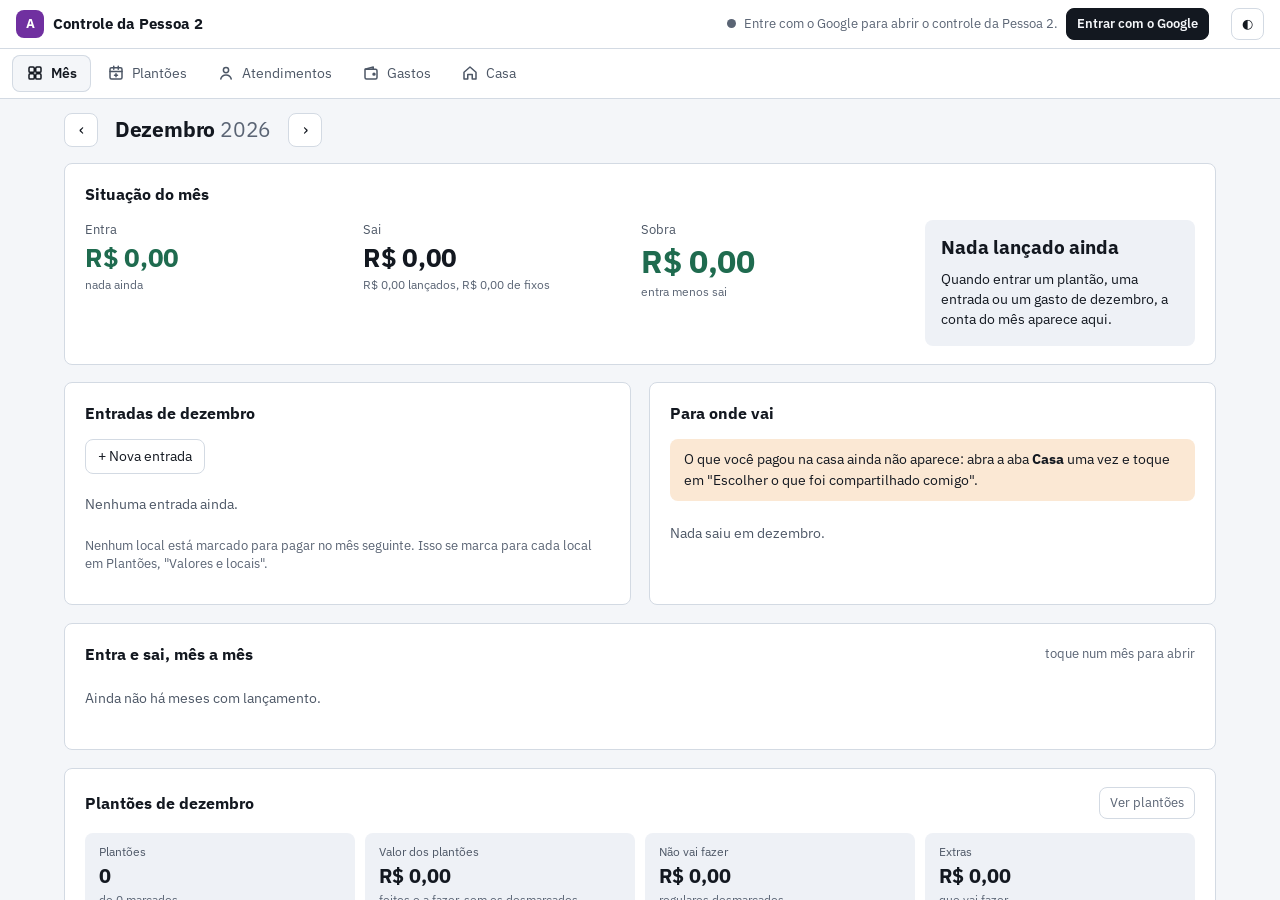
<file: ana.html>
<!DOCTYPE html>
<html lang="pt-BR">
<head>
<meta name="referrer" content="strict-origin-when-cross-origin">
<script src="config.js?v=20261025-original-5"></script>
<meta charset="utf-8">
<meta name="viewport" content="width=device-width, initial-scale=1, viewport-fit=cover">
<title>Controle da Pessoa 2</title>
<meta name="description" content="Gastos, plantões e casa da Pessoa 2, guardados no Google Drive de quem usa.">
<link rel="manifest" href="ana.webmanifest">
<meta name="theme-color" content="#5b2a82" media="(prefers-color-scheme: light)">
<meta name="theme-color" content="#2c1840" media="(prefers-color-scheme: dark)">
<meta name="mobile-web-app-capable" content="yes">
<meta name="apple-mobile-web-app-capable" content="yes">
<meta name="apple-mobile-web-app-title" content="Controle">
<meta name="apple-mobile-web-app-status-bar-style" content="black-translucent">
<link rel="apple-touch-icon" href="icone-180.png">
<link rel="icon" href="icone-192.png" type="image/png">
<link rel="preconnect" href="https://fonts.googleapis.com">
<link rel="preconnect" href="https://fonts.gstatic.com" crossorigin>
<link rel="stylesheet" href="https://fonts.googleapis.com/css2?family=IBM+Plex+Sans:wght@400;500;600;700&display=swap" media="print" onload="this.media='all'"><noscript><link rel="stylesheet" href="https://fonts.googleapis.com/css2?family=IBM+Plex+Sans:wght@400;500;600;700&display=swap"></noscript>
<link rel="stylesheet" href="tema.css?v=20261025-original-5">
<style>
/* toque: o navegador não espera para ver se é duplo toque, e o dedo acerta o alvo */
button,a,summary,select,input,label{touch-action:manipulation}
/* O controle da Pessoa 2 (30/09/2026): o mesmo desenho do Dinheiro e da Casa do Controle Único,
   numa página própria, com link só dela. A Casa é a mesma do app dele, carregada ao lado. */
:root{  --barra:#5b2a82; --barra-ink:#ffffff;
  color-scheme:light;
}
@media (prefers-color-scheme:dark){ :root:not([data-theme="light"]){  --barra:#2c1840; --barra-ink:#f2eaf9;
  color-scheme:dark;
}}
:root[data-theme="dark"]{  --barra:#2c1840; --barra-ink:#f2eaf9;
  color-scheme:dark;
}
*{box-sizing:border-box}
html,body{height:100%}
body{margin:0;background:var(--bg);color:var(--text);font:15px/1.5 var(--font);-webkit-font-smoothing:antialiased;font-variant-numeric:tabular-nums;
  display:flex;flex-direction:column;-webkit-tap-highlight-color:transparent}
button,select,input{font:inherit;color:inherit}
:focus-visible{outline:2px solid var(--accent);outline-offset:2px}
.hidden{display:none !important}
.pos{color:var(--pos)} .neg{color:var(--neg)} .warn{color:var(--warn)}
.nota{font-size:12.5px;color:var(--faint)}
.vazio{color:var(--muted);font-size:14px;padding:8px 0}

/* barra de cima: nome, estado do Drive, tema */
header{flex:none;background:var(--surface);border-bottom:1px solid var(--line);padding:8px 16px;padding-top:calc(8px + env(safe-area-inset-top,0px));
  display:flex;gap:8px 14px;align-items:center;flex-wrap:wrap}
.marca{display:flex;align-items:center;gap:9px;font-weight:700;margin-right:auto}
.selo{width:28px;height:28px;border-radius:8px;background:var(--accent);color:#fff;display:grid;place-items:center;font-size:13px;font-weight:700}
.nuvem{font-size:12.5px;color:var(--faint);display:flex;align-items:center;gap:8px;flex-wrap:wrap;margin:0;min-width:0}
.nuvem-ponto{width:9px;height:9px;border-radius:50%;background:var(--faint);flex:none}
.nuvem-ponto.ok{background:#2f9e5b} .nuvem-ponto.indo{background:#d49a1c} .nuvem-ponto.erro{background:#d0453a}
#nuvem-acoes{display:flex;gap:6px;flex-wrap:wrap}
nav{flex:none;display:flex;gap:2px;overflow-x:auto;padding:6px 12px;background:var(--surface);border-bottom:1px solid var(--line)}
nav button{border:0;background:transparent;color:var(--muted);font-size:14px;padding:8px 14px;border-radius:8px;cursor:pointer;white-space:nowrap;display:flex;align-items:center;gap:7px}
nav button svg{width:18px;height:18px;flex:none}
nav button[aria-pressed="true"]{background:var(--bg);color:var(--text);font-weight:600;box-shadow:inset 0 0 0 1px var(--line)}
.palco{flex:1 1 auto;position:relative;min-height:0}
#conteudo{position:absolute;inset:0;overflow:auto;-webkit-overflow-scrolling:touch}
#q-casa{position:absolute;inset:0;width:100%;height:100%;border:0;background:var(--bg)}
.wrap{max-width:1200px;margin:0 auto;padding:4px 24px 56px}

/* botões */
.b{border:1px solid var(--line);background:var(--surface);border-radius:var(--radius);padding:7px 12px;cursor:pointer;font-size:14px}
.b:hover{border-color:var(--faint)}
.b.p{background:var(--text);color:var(--bg);border-color:var(--text);font-weight:600}
.b.s{font-size:13px;padding:5px 10px}
.redondo{width:34px;height:34px;padding:0;display:inline-grid;place-items:center;font-size:17px}

/* mês */
.mes{display:flex;align-items:center;gap:10px;margin:10px 0 16px}
.mes h1{margin:0;font-size:21px;font-weight:700;letter-spacing:-.01em;text-transform:capitalize;min-width:170px;text-align:center}
.mes h1 span{color:var(--faint);font-weight:400}

/* painéis */
.painel{background:var(--surface);border:1px solid var(--line);border-radius:var(--radius);padding:18px 20px;min-width:0;container-type:inline-size}
.painel h2{margin:0 0 14px;font-size:16px;font-weight:700;display:flex;align-items:center;gap:10px;flex-wrap:wrap}
.painel h2 .dir{margin-left:auto;font-weight:400;font-size:13px;color:var(--faint)}
.duas{display:grid;grid-template-columns:1fr 1fr;gap:18px;margin-top:18px}
.duas.larga{grid-template-columns:1.6fr 1fr;align-items:start}
.coluna{display:grid;gap:18px;align-content:start;min-width:0}
.aviso{background:var(--warn-soft);color:var(--text);border-radius:var(--radius);padding:10px 14px;font-size:14px;margin:0 0 14px}
/* erro junto do botão e "Salvo." depois de gravar, no lugar da janelinha do navegador (19/10/2026) */
.form-erro{grid-column:1/-1;flex-basis:100%;margin:0;font-size:13.5px;font-weight:600;color:var(--neg)}
.form-erro:empty{display:none}
.salvo{margin:8px 0 0;font-size:13.5px;font-weight:600;color:var(--pos)}
.recado{position:fixed;left:50%;bottom:calc(16px + env(safe-area-inset-bottom));transform:translateX(-50%);z-index:60;max-width:min(560px,calc(100vw - 32px));
  display:flex;gap:12px;align-items:center;background:var(--neg);color:#fff;border-radius:10px;padding:10px 12px 10px 16px;font-size:14px;box-shadow:0 6px 24px rgba(0,0,0,.25)}
.recado button{border:0;background:transparent;color:inherit;font-size:20px;line-height:1;cursor:pointer;min-width:32px;min-height:32px}

/* situação do mês */
.situ{display:grid;grid-template-columns:minmax(0,1fr) 270px;gap:24px;align-items:stretch}
.situ > .veredito{order:2}   /* no celular vem primeiro; no computador, à direita */
.linha-k{display:grid;grid-template-columns:repeat(3,minmax(0,1fr));gap:18px}
.k span{display:block;color:var(--muted);font-size:13px}
.k b{display:block;font-size:26px;font-weight:700;letter-spacing:-.01em;line-height:1.2;margin-top:2px;white-space:nowrap}
.k small{display:block;color:var(--faint);font-size:12px;margin-top:3px}
.k.destaque b{font-size:32px}
.veredito{border-radius:var(--radius);padding:16px;display:flex;flex-direction:column;justify-content:center;gap:10px;background:var(--surface-2)}
.veredito.pos{background:var(--pos-soft)} .veredito.neg{background:var(--neg-soft)}
.veredito b{font-size:19px;line-height:1.2}
.veredito p{margin:0;font-size:13.5px}
.veredito.pos b{color:var(--pos)} .veredito.neg b{color:var(--neg)}

/* rosca */
.rosca{display:grid;grid-template-columns:170px minmax(0,1fr);gap:20px;align-items:center}
.rosca > svg{width:170px;height:170px;display:block}
.rosca .centro1{fill:var(--muted);font-size:11px;font-family:var(--font)}
.rosca .centro2{fill:var(--text);font-size:16px;font-weight:700;font-family:var(--font)}
.leg{list-style:none;margin:0;padding:0;font-size:14px}
.leg li{display:flex;gap:8px;align-items:baseline;padding:5px 4px;border-top:1px solid var(--line)}
.leg li:first-child{border-top:0}
.leg i{width:10px;height:10px;border-radius:3px;flex:none;align-self:center}
.leg .n{flex:1;min-width:0;overflow:hidden;text-overflow:ellipsis;white-space:nowrap}
.leg b{font-weight:600;white-space:nowrap}
.leg .pc{color:var(--faint);font-size:12px;min-width:44px;text-align:right}
@container (max-width:460px){ .rosca{grid-template-columns:minmax(0,1fr);justify-items:center} .leg{width:100%} }

/* números soltos */
.stats{display:grid;grid-template-columns:repeat(4,minmax(0,1fr));gap:10px;margin-bottom:14px}
.stat{background:var(--surface-2);border-radius:var(--radius);padding:10px 14px;min-width:0}
.stat span{display:block;color:var(--muted);font-size:12px}
.stat b{display:block;font-size:20px;font-weight:700;white-space:nowrap;overflow:hidden;text-overflow:ellipsis}
.stat small{display:block;color:var(--faint);font-size:11.5px}

/* tabelas */
table.t{width:100%;border-collapse:collapse;font-size:14px}
table.t th{text-align:left;color:var(--muted);font-weight:500;font-size:12.5px;padding:0 8px 8px;border-bottom:1px solid var(--line);white-space:nowrap}
table.t td{padding:8px;border-bottom:1px solid var(--line);vertical-align:middle}
table.t th:first-child,table.t td:first-child{padding-left:0}
table.t th:last-child,table.t td:last-child{padding-right:0}
table.t .dir{text-align:right;white-space:nowrap}
table.t tr:last-child td{border-bottom:0}
td.c-data{color:var(--muted);white-space:nowrap;width:1%}
td.c-data small{display:block;font-size:11.5px;color:var(--faint)}
td.c-desc b{font-weight:500}
td.c-cat,td.c-forma{color:var(--muted)}
td.c-val{font-weight:600}
td.c-x{width:1%}
tr.fora td{opacity:.55} tr.fora td.c-val{text-decoration:line-through}
table.t input.val{width:104px;padding:5px 8px;text-align:right}
.so-cel{display:none}
.x{border:0;background:transparent;color:var(--faint);cursor:pointer;font-size:18px;padding:0 4px;line-height:1;min-width:28px;min-height:28px}
.x:hover{color:var(--neg)}
.x.lapis{font-size:14px} .x.lapis:hover{color:var(--accent)}
td.c-x{white-space:nowrap}
.selo-b{display:inline-block;font-size:12px;font-weight:600;padding:2px 9px;border-radius:99px;background:var(--surface-2);color:var(--muted)}
.selo-b.extra{background:var(--accent-soft);color:var(--accent)}
.vai{display:inline-flex;align-items:center;gap:6px;font-size:13px;color:var(--muted);cursor:pointer;white-space:nowrap}
.vai input{width:18px;height:18px;accent-color:var(--accent)}
table.valores input.val{width:84px}
table.valores td,table.valores th{padding:6px 4px}

/* formulários atrás de um botão */
details.novo{margin:0 0 12px}
details.novo > summary{list-style:none;display:inline-flex;align-items:center;gap:6px;cursor:pointer;border:1px solid var(--line);background:var(--surface);padding:6px 12px;border-radius:var(--radius);font-size:14px}
details.novo > summary::-webkit-details-marker{display:none}
details.novo[open] > summary{margin-bottom:10px}
form.linha{background:var(--surface-2);border-radius:var(--radius);padding:12px;display:grid;gap:10px;grid-template-columns:repeat(auto-fit,minmax(140px,1fr));align-items:end}
label{display:block;font-size:12px;color:var(--muted);margin-bottom:4px}
input,select{width:100%;font-size:14px;padding:8px 10px;border:1px solid var(--line);border-radius:var(--radius);background:var(--surface);color:var(--text)}
details.origem{margin-top:14px;font-size:12.5px;color:var(--muted);line-height:1.6}
details.origem summary{cursor:pointer;color:var(--faint)}
.rolar{overflow-x:auto}
.pe{margin-top:28px;display:flex;gap:8px;flex-wrap:wrap;justify-content:center;align-items:center}
.pe a{color:var(--faint);font-size:13px}

@media (max-width:960px){ .duas,.duas.larga{grid-template-columns:1fr} .situ{grid-template-columns:1fr;gap:16px} .situ > .veredito{order:0} }
/* ---------- celular: barra roxa em cima, abas embaixo, como o app dele ---------- */
@media (max-width:700px){
  header{background:var(--barra);color:var(--barra-ink);border-bottom:0;padding:6px 12px;padding-top:calc(6px + env(safe-area-inset-top,0px))}
  .selo{background:#fff;color:#5b2a82}
  .nuvem{color:rgba(255,255,255,.85);order:3;width:100%;gap:6px 8px}
  #nuvem-texto{flex:1 1 0;min-width:0}
  .nuvem-ponto{box-shadow:0 0 0 2px rgba(255,255,255,.55)}
  header .b{background:transparent;color:var(--barra-ink);border-color:rgba(255,255,255,.4)}
  header .b.p{background:#fff;color:#5b2a82;border-color:#fff}
  nav{order:3;display:grid;grid-template-columns:repeat(5,1fr);gap:0;overflow:visible;border-top:1px solid var(--line);border-bottom:0;
    padding:4px 4px calc(4px + env(safe-area-inset-bottom,0px))}
  nav button{flex-direction:column;gap:2px;font-size:10.5px;padding:6px 1px;border-radius:10px;min-height:52px;justify-content:center}
  nav button svg{width:22px;height:22px}
  nav button[aria-pressed="true"]{background:transparent;color:var(--accent);box-shadow:none}
  nav button[aria-pressed="true"] svg{background:color-mix(in srgb, var(--accent) 16%, transparent);border-radius:99px;padding:2px 12px;width:46px;box-sizing:content-box}
  .palco{order:2}
  .wrap{padding:0 12px 40px}
  .mes{justify-content:space-between;margin:8px 0 12px}
  .mes h1{font-size:19px;min-width:0}
  .painel{padding:14px}
  .duas{gap:12px;margin-top:12px} .coluna{gap:12px}
  .linha-k{grid-template-columns:repeat(2,minmax(0,1fr));gap:12px}
  .linha-k .k.destaque{grid-column:1 / -1}
  .k b{font-size:21px} .k.destaque b{font-size:28px}
  .stats{grid-template-columns:repeat(2,minmax(0,1fr));gap:8px}
  .stat b{font-size:17px}
  table.t:not(.valores) thead{display:none}
  table.t:not(.valores) tr{display:grid;grid-template-columns:44px minmax(0,1fr) auto auto;gap:0 8px;align-items:center;padding:9px 0;border-bottom:1px solid var(--line)}
  td.c-x .x{padding:0;min-width:34px;min-height:40px}
  ul.regras .x{min-width:34px;min-height:40px}
  .vai{min-width:40px;min-height:40px;justify-content:center}
  .vai input{width:22px;height:22px}
  table.t:not(.valores) tr:last-child{border-bottom:0}
  table.t:not(.valores) td{border:0;padding:0 !important}
  table.plantoes tr{grid-template-columns:44px minmax(0,1fr) auto 30px auto !important}
  table.plantoes tr{gap:0 6px} table.plantoes td.c-desc b,table.plantoes .so-cel{white-space:normal;overflow:visible}   /* o nome do local quebra em vez de ser cortado */
  table.fixos tr{grid-template-columns:minmax(0,1fr) 96px 22px !important}
  table.fixos input{width:100% !important}
  table.entradas tr{grid-template-columns:minmax(0,1fr) auto 22px !important}
  table.porpac tr{grid-template-columns:minmax(0,1fr) auto auto !important}
  table.atend td.c-desc b{white-space:normal;overflow:visible}   /* o nome do paciente quebra em duas linhas em vez de ser cortado */
  table.gastos td.c-desc b,table.gastos .so-cel,table.fixos td.c-desc b,table.fixos .so-cel{white-space:normal;overflow:visible}   /* descrição longa quebra em vez de ser cortada */
  td.c-cat,td.c-forma{display:none}
  .so-cel{display:block;font-size:12px;color:var(--muted);white-space:nowrap;overflow:hidden;text-overflow:ellipsis}
  td.c-desc{min-width:0} td.c-desc b{display:block;white-space:nowrap;overflow:hidden;text-overflow:ellipsis}
  .vai .rot{display:none}
  form.linha{grid-template-columns:repeat(2,minmax(0,1fr))}
  form.linha > div.largo{grid-column:1 / -1}
  form.linha .b{width:100%}
  .b:not(.redondo):not(.s){min-height:40px} .b.s{min-height:36px} .redondo{width:40px;height:40px}
  summary{padding-block:8px}
  .pe a{display:inline-block;padding:10px 8px}
  input,select{font-size:16px}   /* abaixo de 16px o iPhone dá zoom ao tocar no campo */
}
/* iguais aos do app dele (01/10/2026): a escolha Pessoal ou Casa no lançamento e a ordem da lista */
.chave{display:inline-flex;gap:4px;padding:4px;border-radius:10px;background:var(--surface);border:1px solid var(--line)}
.chave button{border:0;background:transparent;color:var(--muted);padding:6px 16px;border-radius:7px;cursor:pointer;font-size:14px}
.chave button[aria-pressed="true"]{background:var(--text);color:var(--bg);font-weight:600}
th .ord{border:0;background:transparent;color:inherit;font:inherit;padding:0;cursor:pointer}
th .ord:hover{color:var(--text)}
th .ord[aria-pressed="true"]{color:var(--text);font-weight:700}
.botoes-plantao{display:flex;flex-wrap:wrap;gap:0 8px;align-items:flex-start}
.botoes-plantao > details{flex:0 1 auto} .botoes-plantao > details[open]{flex:1 1 100%;order:-1}
#dRegras > p{font-size:13px;color:var(--muted);margin:0 0 6px}
ul.regras{list-style:none;margin:8px 0 0;padding:0;font-size:14px;color:var(--text)}
ul.regras li{display:flex;align-items:center;gap:8px;padding:6px 0;border-top:1px solid var(--line)}
ul.regras li:first-child{border-top:0} ul.regras li span{flex:1;min-width:0}
.ordem-cel{display:none;margin:0 0 6px;align-items:center;gap:8px;font-size:12.5px;color:var(--muted)}
.ordem-cel select{width:auto;flex:1;padding:6px 8px}
@media (max-width:700px){ .ordem-cel{display:flex} }
</style>
<script>window.PERFIL = "ana";   /* a Casa (app.html), carregada aqui dentro, lê isto e só abre o caderno da casa */</script>

<script src="exportar-xlsx.js?v=20261025-original-5"></script>
<script src="lancamento.js?v=20261025-original-5"></script>
<script src="rotulos.js?v=20261025-original-5"></script>
<script src="periodo-fixo.js?v=20261025-original-5"></script>
<script src="grafico-meses.js?v=20261025-original-5"></script>
<script src="nuvem.js?v=20261025-original-5"></script>
</head>
<body>
<header>
  <div class="marca"><div class="selo">A</div><span>Controle da Pessoa 2</span></div>
  <p class="nuvem"><span class="nuvem-ponto" id="nuvem-ponto"></span><span id="nuvem-texto">Carregando…</span>
    <button class="b s p" id="nuvem-entrar" type="button">Entrar com o Google</button><span id="nuvem-acoes"></span></p>
  <button class="b s" id="tema" type="button" title="Tema claro ou escuro" aria-label="Tema claro ou escuro">◐</button>
</header>

<nav id="abas" aria-label="Telas">
  <button data-a="mes" aria-pressed="true"><svg viewBox="0 0 24 24" fill="none" stroke="currentColor" stroke-width="2" stroke-linejoin="round"><rect x="4" y="4" width="7" height="7" rx="1.5"/><rect x="13" y="4" width="7" height="7" rx="1.5"/><rect x="4" y="13" width="7" height="7" rx="1.5"/><rect x="13" y="13" width="7" height="7" rx="1.5"/></svg><span>Mês</span></button>
  <button data-a="plantoes" aria-pressed="false"><svg viewBox="0 0 24 24" fill="none" stroke="currentColor" stroke-width="2" stroke-linejoin="round" stroke-linecap="round"><rect x="4" y="5" width="16" height="15" rx="2"/><path d="M4 10h16M9 3v4M15 3v4M12 13v4M10 15h4"/></svg><span>Plantões</span></button>
  <button data-a="atendimentos" aria-pressed="false"><svg viewBox="0 0 24 24" fill="none" stroke="currentColor" stroke-width="2" stroke-linejoin="round" stroke-linecap="round"><circle cx="12" cy="8" r="3.5"/><path d="M5 20c.8-3.6 3.6-5.5 7-5.5s6.2 1.9 7 5.5"/></svg><span>Atendimentos</span></button>
  <button data-a="gastos" aria-pressed="false"><svg viewBox="0 0 24 24" fill="none" stroke="currentColor" stroke-width="2" stroke-linejoin="round"><path d="M4 7h14a2 2 0 0 1 2 2v9a2 2 0 0 1-2 2H6a2 2 0 0 1-2-2z"/><path d="M4 7l11-3v3"/><circle cx="16" cy="13.5" r="1.3" fill="currentColor"/></svg><span>Gastos</span></button>
  <button data-a="casa" aria-pressed="false"><svg viewBox="0 0 24 24" fill="none" stroke="currentColor" stroke-width="2" stroke-linejoin="round"><path d="M4 11l8-7 8 7v9h-5v-6H9v6H4z"/></svg><span>Casa</span></button>
</nav>

<main class="palco" id="palco">
  <div id="conteudo"><div class="wrap"><div id="chegou"></div><div id="tela"></div>
    <div class="pe"><button class="b s" id="exportar" type="button">Baixar planilha</button><button class="b s" id="sair" type="button" onclick="Nuvem.sair()">Sair deste aparelho</button><a href="guia.html?para=ana">Guia rápido</a><a href="privacidade.html">Privacidade</a></div></div></div>
</main>

<script>
// ===================================================================
// Controle da Pessoa 2. Um caderno no Google Drive, "Controle Único - Pessoa 2.json", criado por
// Dono e compartilhado com ela: o app dele não mostra este caderno; quem abre este
// link (ela, ou ele para conferir) vê e edita. Veio da planilha Controle Financeiro (Pessoa 2).
// Regra dos plantões (Dono, 30/09/2026): o salário do hospital A e da hospital B cai no mês
// seguinte ao plantão; o de quem não está marcado assim cai no mesmo mês.
// Este arquivo é público: nenhum dado pessoal fica escrito aqui.
// ===================================================================
const MESES = ["janeiro","fevereiro","março","abril","maio","junho","julho","agosto","setembro","outubro","novembro","dezembro"];
const DIAS = ["domingo","segunda","terça","quarta","quinta","sexta","sábado"];
const DIAS_CURTOS = ["Dom","Seg","Ter","Qua","Qui","Sex","Sáb"];
const FORMAS = ["PIX","Crédito","Débito","Dinheiro"];
const PERIODOS = ["Diurno","Noturno","24 horas"];
const CATEGORIAS_PADRAO = ["Alimentação","Ifood","Transporte","Saúde","Entretenimento","Assinaturas","Comunicação","Estudos","Serviços"];
const CH_CACHE = "controle-unico-ana-cache", CH_CASA = "controle-unico-casa-cache";

const VAZIO = () => ({ versao:1, caderno:"ana", atualizadoEm:null, nomeNaCasa:"", categorias:CATEGORIAS_PADRAO.slice(),
  locais:[], tabelaPlantao:{}, plantoes:[], atendimentos:[], lancamentos:[], gastosFixos:[], receitasFixas:[], emprestimos:[], regrasPlantao:[] });
function arrumar(d){
  const n = Object.assign(VAZIO(), d || {});
  ["locais","plantoes","atendimentos","lancamentos","gastosFixos","receitasFixas","emprestimos","categorias","regrasPlantao"].forEach(k => { if (!Array.isArray(n[k])) n[k] = []; });
  if (!n.categorias.length) n.categorias = CATEGORIAS_PADRAO.slice();
  if (!n.tabelaPlantao || typeof n.tabelaPlantao !== "object") n.tabelaPlantao = {};
  return n;
}
const lerLocal = k => { try { const t = localStorage.getItem(k); return t ? JSON.parse(t) : null; } catch(e){ return null; } };
let cad = arrumar(lerLocal(CH_CACHE));

const nuvem = Nuvem.caderno({
  id:"ana", nome:"Controle Único - Pessoa 2.json", rotulo:"o controle da Pessoa 2", compartilhado:true,
  obter: () => cad,
  aplicar: d => { cad = arrumar(d); try { localStorage.setItem(CH_CACHE, JSON.stringify(cad)); } catch(e){} desenhar(); },
  temDados: d => !!(d && ((d.lancamentos || []).length || (d.plantoes || []).length || (d.atendimentos || []).length || (d.gastosFixos || []).length || (d.receitasFixas || []).length))
});
function salvar(){
  cad.atualizadoEm = new Date().toISOString();
  try { localStorage.setItem(CH_CACHE, JSON.stringify(cad)); } catch(e){}
  nuvem.mudou(); desenhar();
}

// ---------- utilidades ----------
let aba = "mes";
let ref = new Date(); ref.setDate(1);
const novoId = () => (crypto.randomUUID ? crypto.randomUUID() : String(Date.now() + Math.random()));
const pad = n => String(n).padStart(2, "0");
const dinheiro = v => (Number(v) || 0).toLocaleString("pt-BR", { style:"currency", currency:"BRL" });
const redondo = v => (v < 0 ? "−" : "") + "R$ " + Math.round(Math.abs(Number(v) || 0)).toLocaleString("pt-BR");
const sinalDin = v => (v < -0.005 ? "−" : "") + dinheiro(Math.abs(v));
const pctTxt = (a, b) => (b > 0 ? (a / b * 100) : 0).toLocaleString("pt-BR", { maximumFractionDigits:1 }) + "%";
const soma = (a, f) => a.reduce((s, x) => s + (Number(f ? f(x) : x) || 0), 0);
const escH = s => String(s ?? "").replace(/[&<>"]/g, c => ({ "&":"&amp;", "<":"&lt;", ">":"&gt;", '"':"&quot;" }[c]));
// na tela, categoria e descrição terminam com ponto (02/10/2026); o dado guardado continua como foi digitado
const comPonto = FormLancamento.comPonto;
const chaveMes = d => d.getFullYear() + "-" + pad(d.getMonth() + 1);
const km = () => chaveMes(ref);
const nomeMes = k => MESES[Number(k.slice(5, 7)) - 1];
const mesAntes = k => { const [a, m] = k.split("-").map(Number); return m === 1 ? (a - 1) + "-12" : a + "-" + pad(m - 1); };
const mesDepois = k => { const [a, m] = k.split("-").map(Number); return m === 12 ? (a + 1) + "-01" : a + "-" + pad(m + 1); };
const doMes = (l, k) => (l.data || "").slice(0, 7) === k;
const hojeISO = () => { const d = new Date(); return d.getFullYear() + "-" + pad(d.getMonth() + 1) + "-" + pad(d.getDate()); };
const dataCurta = d => (d || "").slice(8, 10) + "/" + (d || "").slice(5, 7);
const diaSemana = d => { const [a, m, x] = (d || "").split("-").map(Number); return new Date(a, m - 1, x).getDay(); };
const somaDias = (d, n) => { const [a, m, x] = d.split("-").map(Number); const t = new Date(a, m - 1, x + n); return t.getFullYear() + "-" + pad(t.getMonth() + 1) + "-" + pad(t.getDate()); };
const valorNoMes = (g, k) => g.valores ? (Number(g.valores[k]) || 0) : 0;
// fixo ou entrada que ainda vale neste mês: tem valor nele ou em algum mês depois (ou ainda não tem valor nenhum)
const vale = (g, k) => !!g && (!g.valores || !Object.keys(g.valores).length || Object.keys(g.valores).some(m => m >= k && Number(g.valores[m]) > 0));
const maiuscula = s => s ? s[0].toUpperCase() + s.slice(1) : s;
// valores em reais nos campos: só números, a vírgula anda sozinha (1025 vira 10,25), como no lançamento.
// Campo de número do navegador não serve aqui: no iPhone a vírgula do teclado pode não ser aceita.
const emReais = v => Number(v) > 0 ? FormLancamento.mascara((Number(v) || 0).toFixed(2)) : "";
const deReais = s => FormLancamento.centavos(s);

// ---------- contas ----------
// A casa entra no mês dela só pelo que ela pagou na Casa no mês (Dono, 04/10/2026: "não vai
// metade do valor da casa, vai apenas o que ela pagou"), como a linha Moradia da planilha dela.
// Lido do caderno da Casa que a aba Casa mantém atualizado neste aparelho.
function casaDoMes(k){
  const c = lerLocal(CH_CASA);
  if (!c || !Array.isArray(c.lancamentos)) return null;
  const pessoas = c.pessoas || [];
  const nome = (cad.nomeNaCasa && pessoas.includes(cad.nomeNaCasa)) ? cad.nomeNaCasa : (pessoas.find(p => /^ana/i.test(p)) || pessoas[1] || "");
  const pagou = soma(c.lancamentos.filter(l => doMes(l, k) && l.quem === nome), l => l.valor);
  return { nome, valor: pagou, pagou };
}
// o mês em que o dinheiro do plantão cai
const mesQueCai = (local, kPlantao) => { const L = cad.locais.find(x => x.nome === local); return L && L.pagaMesSeguinte ? mesDepois(kPlantao) : kPlantao; };

function entradas(k){
  const fixas = cad.receitasFixas.map(r => ({ tipo:"fixa", id:r.id, rot:r.descricao, valor:valorNoMes(r, k) }));
  const plantoes = cad.locais.map(L => {
    const kp = L.pagaMesSeguinte ? mesAntes(k) : k;
    const lst = cad.plantoes.filter(p => p.local === L.nome && p.realizar && doMes(p, kp));
    return { tipo:"plantao", rot:L.nome, valor:soma(lst, p => p.valor), n:lst.length, de:kp };
  });
  const at = cad.atendimentos.filter(a => doMes(a, k));
  const atend = { tipo:"atendimentos", rot:"Atendimentos particulares", valor:soma(at, a => a.valor), n:at.length };
  return { fixas, plantoes, atend, total: soma(fixas, x => x.valor) + soma(plantoes, x => x.valor) + atend.valor };
}
function saidas(k){
  const s = {};
  cad.lancamentos.filter(l => doMes(l, k)).forEach(l => s[l.categoria] = (s[l.categoria] || 0) + (Number(l.valor) || 0));
  const fixosMes = soma(cad.gastosFixos, g => valorNoMes(g, k));
  cad.gastosFixos.forEach(g => { const v = valorNoMes(g, k); if (v) s[g.categoria] = (s[g.categoria] || 0) + v; });
  const casa = casaDoMes(k);
  if (casa && casa.valor) s["Moradia (casa)"] = (s["Moradia (casa)"] || 0) + casa.valor;
  const lancado = soma(cad.lancamentos.filter(l => doMes(l, k)), l => l.valor);
  return { porCat: Object.entries(s).filter(e => e[1] > 0.005).sort((a, b) => b[1] - a[1]), lancado, fixosMes, casa, total: soma(Object.values(s)) };
}
// o painel dos plantões feitos no mês (como a aba Controle de Plantões da planilha)
function contasPlantoes(k){
  const lst = cad.plantoes.filter(p => doMes(p, k));
  const reg = lst.filter(p => p.tipo !== "Extra"), ext = lst.filter(p => p.tipo === "Extra");
  const potencial = soma(reg, p => p.valor), naoVai = soma(reg.filter(p => !p.realizar), p => p.valor);
  const extras = soma(ext.filter(p => p.realizar), p => p.valor);
  return { lst, potencial, naoVai, extras, total: potencial - naoVai + extras, n: lst.filter(p => p.realizar).length, nTotal: lst.length };
}

// ---------- desenho ----------
function barraMes(){
  return `<div class="mes"><button class="b redondo" data-mes="-1" aria-label="Mês anterior">‹</button>
    <h1>${MESES[ref.getMonth()]} <span>${ref.getFullYear()}</span></h1>
    <button class="b redondo" data-mes="1" aria-label="Próximo mês">›</button></div>`;
}
function rosca(itens, centro, aria){
  itens = itens.filter(x => x[1] > 0.005);
  const total = soma(itens, x => x[1]);
  if (!total) return `<p class="vazio">Nada neste mês.</p>`;
  const R0 = 68, C = 2 * Math.PI * R0, gap = itens.length > 1 ? 2 : 0; let acum = 0;
  const fatias = itens.map(([rot, v, cor], i) => {
    const f = v / total, len = Math.max(0.5, f * C - gap);
    const s = `<circle cx="85" cy="85" r="${R0}" fill="none" stroke="${cor}" stroke-width="24"
      stroke-dasharray="${len.toFixed(2)} ${(C - len).toFixed(2)}" stroke-dashoffset="${(-acum).toFixed(2)}" transform="rotate(-90 85 85)">
      <title>${escH(rot)}: ${dinheiro(v)} (${pctTxt(v, total)})</title></circle>`;
    acum += f * C; return s;
  }).join("");
  const meio = `<text class="centro1" x="85" y="80" text-anchor="middle">${escH(centro)}</text>
    <text class="centro2" x="85" y="100" text-anchor="middle">${redondo(total)}</text>`;
  const leg = itens.map(([rot, v, cor]) => `<li><i style="background:${cor}"></i><span class="n">${escH(rot)}</span><b>${dinheiro(v)}</b><span class="pc">${pctTxt(v, total)}</span></li>`).join("");
  return `<div class="rosca"><svg viewBox="0 0 170 170" role="img" aria-label="${escH(aria)}">${fatias}${meio}</svg><ul class="leg">${leg}</ul></div>`;
}
function roscaSaidas(s){
  const cats = s.porCat;
  if (!cats.length) return `<p class="vazio">Nada saiu em ${MESES[ref.getMonth()]}.</p>`;
  const cabem = cats.length > 8 ? 7 : 8;
  const itens = cats.slice(0, cabem).map(([k, v], i) => [comPonto(k), v, `var(--c${i + 1})`]);
  const resto = cats.slice(cabem);
  if (resto.length) itens.push(["Outros.", soma(resto, e => e[1]), "var(--c8)"]);
  return rosca(itens, "sai", "Saídas do mês por categoria");
}

// quais locais pagam no mês seguinte: lido do caderno, para o nome dos lugares não ficar escrito aqui
function notaMesSeguinte(){
  const seg = cad.locais.filter(L => L.pagaMesSeguinte).map(L => escH(L.nome));
  const lista = seg.length > 1 ? seg.slice(0, -1).join(", ") + " e " + seg[seg.length - 1] : seg[0];
  return (seg.length ? `O plantão de ${lista} entra no mês seguinte ao que foi feito.` : "Nenhum local está marcado para pagar no mês seguinte.")
    + ` Isso se marca para cada local em Plantões, "Valores e locais".`;
}
// "R$ X de entradas fixas, R$ X de plantões e R$ X de atendimentos": só as partes que existem
function partesEntra(e){
  const p = [[soma(e.fixas, x => x.valor), "de entradas fixas"], [soma(e.plantoes, x => x.valor), "de plantões"], [e.atend.valor, "de atendimentos"]]
    .filter(([v]) => v > 0.005).map(([v, t]) => dinheiro(v) + " " + t);
  return p.length ? (p.length > 1 ? p.slice(0, -1).join(", ") + " e " + p[p.length - 1] : p[0]) : "nada ainda";
}
function telaMes(){
  const k = km(), e = entradas(k), s = saidas(k), sobra = e.total - s.total;
  const passado = k < chaveMes(new Date());
  const nome = MESES[ref.getMonth()];
  // mês sem nada lançado: diz isso, em vez de "sobra R$ 0,00"
  const ver = e.total < 0.005 && s.total < 0.005
    ? `<div class="veredito"><b>Nada lançado ainda</b><p>Quando entrar um plantão, uma entrada ou um gasto de ${nome}, a conta do mês aparece aqui.</p></div>`
    : sobra >= -0.005
    ? `<div class="veredito pos"><b>${passado ? "Fechou positivo" : "Sobra no mês"}</b><p>${maiuscula(nome)} ${passado ? "terminou" : "fecha"} com ${dinheiro(sobra)} a mais do que saiu, se tudo cair como está aqui.</p></div>`
    : `<div class="veredito neg"><b>${passado ? "Fechou negativo" : "Falta no mês"}</b><p>${maiuscula(nome)} ${passado ? "terminou" : "fecha"} em ${sinalDin(sobra)}: sai mais do que entra.</p></div>`;
  const semCasa = !s.casa ? `<p class="aviso">O que você pagou na casa ainda não aparece: abra a aba <b>Casa</b> uma vez e toque em "Escolher o que foi compartilhado comigo".</p>` : "";

  const linhasEnt = e.fixas.filter(x => vale(cad.receitasFixas.find(r => r.id === x.id), k)).map(x => `<tr><td class="c-desc"><b>${escH(comPonto(x.rot))}</b></td>
      <td class="dir"><input type="text" inputmode="numeric" autocomplete="off" data-dinheiro placeholder="—" class="val" data-receita="${escH(x.id)}" value="${emReais(x.valor)}" aria-label="${escH(x.rot)} em ${nome}"></td>
      <td class="c-x"><button class="x" data-apagar="receitasFixas:${escH(x.id)}" aria-label="Apagar">×</button></td></tr>`).join("")
    + e.plantoes.map(x => `<tr><td class="c-desc"><b>${escH(x.rot)}</b><small class="nota" style="display:block">${x.n ? (x.n > 1 ? x.n + " plantões" : "1 plantão") + " de " + nomeMes(x.de) : "nenhum plantão de " + nomeMes(x.de)}</small></td>
      <td class="dir c-val">${x.valor ? dinheiro(x.valor) : "—"}</td><td></td></tr>`).join("")
    + (e.atend.n ? `<tr><td class="c-desc"><b>${e.atend.rot}</b><small class="nota" style="display:block">${e.atend.n > 1 ? e.atend.n + " atendimentos pagos" : "1 atendimento pago"} em ${nome}</small></td>
      <td class="dir c-val">${dinheiro(e.atend.valor)}</td><td></td></tr>` : "");
  const formEnt = `<details class="novo"><summary>+ Nova entrada</summary><form class="linha" id="fReceita">
    <div class="largo" style="grid-column:span 2"><label>Entrada</label><input name="descricao" placeholder="bolsa, salário" required></div>
    <div><label>Valor</label><input name="valor" type="text" inputmode="numeric" autocomplete="off" data-dinheiro placeholder="0,00" required></div>
    <div><label>Repete</label><select name="repete"><option value="ate-dez">deste mês até dezembro</option><option value="so">só neste mês</option></select></div>
    <div><button class="b p" type="submit">Guardar</button></div></form></details>`;

  const cp = contasPlantoes(k);
  return barraMes() + `
  <section class="painel"><h2>Situação do mês</h2>
    <div class="situ">${ver}<div class="linha-k">
      <div class="k"><span>Entra</span><b class="pos">${dinheiro(e.total)}</b><small>${partesEntra(e)}</small></div>
      <div class="k"><span>Sai</span><b>${dinheiro(s.total)}</b><small>${dinheiro(s.lancado)} lançados, ${dinheiro(s.fixosMes)} de fixos${s.casa ? " e " + dinheiro(s.casa.valor) + " pagos na casa" : ""}</small></div>
      <div class="k destaque"><span>Sobra</span><b class="${sobra < -0.005 ? "neg" : "pos"}">${sinalDin(sobra)}</b><small>entra menos sai</small></div>
    </div></div>
  </section>
  <div class="duas">
    <section class="painel"><h2>Entradas de ${nome}</h2>${formEnt}
      <table class="t entradas"><tbody>${linhasEnt || `<tr><td class="vazio">Nenhuma entrada ainda.</td></tr>`}</tbody></table>
      <p class="nota">${notaMesSeguinte()}</p></section>
    <section class="painel"><h2>Para onde vai</h2>${semCasa}${roscaSaidas(s)}</section>
  </div>
  <section class="painel" style="margin-top:18px"><h2>Entra e sai, mês a mês<span class="dir">toque num mês para abrir</span></h2>
    ${GraficoMeses.desenhar(GraficoMeses.meses(12, k).map(m => ({ k:m, entrou:entradas(m).total, saiu:saidas(m).total })), { aberto:k, entrou:"Entra", saiu:"Sai" })}</section>
  <section class="painel" style="margin-top:18px"><h2>Plantões de ${nome}<span class="dir"><button class="b s" data-ir="plantoes">Ver plantões</button></span></h2>
    <div class="stats" style="margin:0">
      <div class="stat"><span>Plantões</span><b>${cp.n}</b><small>de ${cp.nTotal} marcados</small></div>
      <div class="stat"><span>Valor dos plantões</span><b>${dinheiro(cp.total)}</b><small>feitos e a fazer, sem os desmarcados</small></div>
      <div class="stat"><span>Não vai fazer</span><b>${dinheiro(cp.naoVai)}</b><small>regulares desmarcados</small></div>
      <div class="stat"><span>Extras</span><b>${dinheiro(cp.extras)}</b><small>que vai fazer</small></div>
    </div></section>`;
}

function telaPlantoes(){
  const k = km(), nome = MESES[ref.getMonth()], cp = contasPlantoes(k);
  const lst = cp.lst.slice().sort((a, b) => a.data.localeCompare(b.data));
  const quando = [...new Set(lst.map(p => p.local))].map(l => {
    const v = soma(lst.filter(p => p.local === l && p.realizar), p => p.valor);
    return `<li><b>${escH(l)}</b>: ${dinheiro(v)} caem em ${nomeMes(mesQueCai(l, k))}</li>`;
  }).join("");
  const opLocais = cad.locais.map(L => `<option>${escH(L.nome)}</option>`).join("");
  const form = cad.locais.length ? `<details class="novo" id="dPlantao"><summary>+ Novo plantão</summary><form class="linha" id="fPlantao" autocomplete="off">
    <input type="hidden" name="id" value="">
    <div><label>Data</label><input type="date" name="data" aria-label="Data" value="${k === chaveMes(new Date()) ? hojeISO() : k + "-01"}" required></div>
    <div><label>Local</label><select name="local">${opLocais}</select></div>
    <div><label>Período</label><select name="periodo">${PERIODOS.map(p => `<option>${p}</option>`).join("")}</select></div>
    <div><label>Tipo</label><select name="tipo"><option>Regular</option><option>Extra</option></select></div>
    <div><label>Valor</label><input name="valor" type="text" inputmode="numeric" autocomplete="off" data-dinheiro placeholder="0,00" required></div>
    <div data-so-novo><label>Repetir por</label><select name="semanas">${[1,2,3,4,5,6,8,10,12].map(n => `<option value="${escH(n)}">${n === 1 ? "só este dia" : n + " semanas"}</option>`).join("")}</select></div>
    <div><button class="b p" type="submit" data-botao-plantao>Lançar plantão</button></div>
    <div class="hidden" data-so-editando><button class="b" type="button" data-cancelar="fPlantao">Cancelar</button></div></form></details>`
    : `<p class="aviso">Cadastre primeiro um local em "Valores e locais", embaixo.</p>`;
  const linhas = lst.map(p => {
    const extra = p.tipo === "Extra";
    return `<tr class="${p.realizar ? "" : "fora"}"><td class="c-data">${dataCurta(p.data)}<small>${DIAS_CURTOS[diaSemana(p.data)]}</small></td>
      <td class="c-desc"><b>${escH(p.local)}</b><span class="so-cel">${escH(p.periodo)}${extra ? " · extra" : ""}</span></td>
      <td class="c-cat">${escH(p.periodo)}</td><td class="c-forma"><span class="selo-b ${extra ? "extra" : ""}">${extra ? "Extra" : "Regular"}</span></td>
      <td class="c-val dir">${dinheiro(p.valor)}</td>
      <td><label class="vai" title="Vai fazer este plantão"><input type="checkbox" data-vai="${escH(p.id)}" ${p.realizar ? "checked" : ""}><span class="rot">vai fazer</span></label></td>
      <td class="c-x"><button class="x lapis" data-editar-plantao="${escH(p.id)}" aria-label="Editar" title="Editar">✎</button><button class="x" data-apagar="plantoes:${escH(p.id)}" aria-label="Apagar" title="Apagar">×</button></td></tr>`;
  }).join("");
  const valores = `<details class="origem" id="dValores"><summary>Valores e locais</summary>
    <p class="nota" style="margin:0 0 6px">No celular, deslize a tabela para o lado para ver os outros dias.</p>
    <div class="rolar"><table class="t valores"><thead><tr><th>Local</th><th>Cai no mês seguinte</th>${DIAS_CURTOS.map(d => `<th class="dir">${d}</th>`).join("")}<th><span class="so-leitor">Ações</span></th></tr></thead><tbody>
    ${cad.locais.map((L, i) => `<tr><td><b>${escH(L.nome)}</b></td>
      <td><label class="vai"><input type="checkbox" data-paga="${i}" ${L.pagaMesSeguinte ? "checked" : ""}><span>sim</span></label></td>
      ${DIAS_CURTOS.map((d, j) => `<td class="dir"><input type="text" inputmode="numeric" autocomplete="off" data-dinheiro placeholder="—" class="val" data-tab="${i}:${j}" value="${emReais((cad.tabelaPlantao[L.nome] || {})[j])}" aria-label="${escH(L.nome)} ${d}"></td>`).join("")}
      <td class="c-x"><button class="x" data-apagar-local="${i}" aria-label="Apagar local">×</button></td></tr>`).join("")}
    </tbody></table></div>
    <form class="linha" id="fLocal" style="margin-top:10px">
      <div class="largo" style="grid-column:span 2"><label>Novo local</label><input name="nome" placeholder="hospital, clínica" required></div>
      <div><label>Paga</label><select name="paga"><option value="0">no mesmo mês</option><option value="1">no mês seguinte</option></select></div>
      <div><button class="b p" type="submit">Adicionar local</button></div></form>
    <p>O valor de cada dia entra sozinho no plantão novo e pode ser trocado na hora. Mudar a tabela não muda os plantões já lançados.</p></details>`;
  return barraMes() + `
  <section class="painel"><h2>Plantões de ${nome}<span class="dir">${cp.n} de ${cp.nTotal} vão ser feitos</span></h2>
    <div class="stats">
      <div class="stat"><span>Regulares</span><b>${dinheiro(cp.potencial)}</b><small>se fizer todos</small></div>
      <div class="stat"><span>Não vai fazer</span><b>${dinheiro(cp.naoVai)}</b><small>regulares desmarcados</small></div>
      <div class="stat"><span>Extras</span><b>${dinheiro(cp.extras)}</b><small>que vai fazer</small></div>
      <div class="stat"><span>Valor dos plantões</span><b class="pos">${dinheiro(cp.total)}</b><small>regulares menos os que não vai, mais extras</small></div>
    </div>
    ${quando ? `<ul class="nota" style="margin:0 0 12px;padding-left:18px">${quando}</ul>` : ""}
    <div class="botoes-plantao">${form}${regras()}</div>
    ${lst.length ? `<table class="t plantoes"><thead><tr><th>Dia</th><th>Local</th><th>Período</th><th>Tipo</th><th class="dir">Valor</th><th>Vai?</th><th><span class="so-leitor">Ações</span></th></tr></thead><tbody>${linhas}</tbody></table>`
      : `<p class="vazio">Nenhum plantão em ${nome}.</p>`}
    ${valores}
  </section>`;
}

// ---------- plantões fixos (Dono, 04/10/2026) ----------
// Cada regra diz onde, em que período, em que dia da semana e com que frequência ela dá plantão
// ("toda sexta à noite no hospital X", "um sábado sim, outro não", "primeira sexta do mês").
// "Lançar até" cria os plantões que faltam, do dia de hoje até o fim do mês escolhido, com o valor
// da tabela do local (ou o da regra). Nunca lança duas vezes o mesmo dia, local e período, e nunca
// mexe nos que já existem, nem nos desmarcados.
const FREQS = [["toda","toda semana"],["alternada","semana sim, semana não"],["1","1ª do mês"],["2","2ª do mês"],["3","3ª do mês"],["4","4ª do mês"],["ultima","última do mês"]];
const DIAS_PLURAL = ["domingos","segundas","terças","quartas","quintas","sextas","sábados"];
function fraseRegra(g){
  const dia = DIAS[g.dia], quando = g.quando === "toda" ? `tod${g.dia === 0 || g.dia === 6 ? "o" : "a"} ${dia}`
    : g.quando === "alternada" ? `${DIAS_PLURAL[g.dia]} alternados, a partir de ${dataCurta(primeiroDaRegra(g))}`
    : g.quando === "ultima" ? `últim${g.dia === 0 || g.dia === 6 ? "o" : "a"} ${dia} do mês`
    : `${g.quando}ª ${dia} do mês`.replace(/ª (domingo|sábado)/, "º $1");
  return `${escH(g.local)}, ${escH(String(g.periodo).toLowerCase())}, ${quando}`;
}
// a regra vale para esta data?
function regraNoDia(g, iso){
  if (diaSemana(iso) !== Number(g.dia)) return false;
  if (g.inicio && iso < g.inicio) return false;
  const dia = Number(iso.slice(8, 10));
  if (g.quando === "toda") return true;
  if (g.quando === "alternada") { const sem = Math.round((Date.parse(iso) - Date.parse(g.inicio)) / 864e5 / 7); return sem % 2 === 0; }
  if (g.quando === "ultima") return Number(somaDias(iso, 7).slice(5, 7)) !== Number(iso.slice(5, 7));
  return Math.floor((dia - 1) / 7) + 1 === Number(g.quando);
}
// o primeiro dia em que a regra vale, a partir do "a partir de"
function primeiroDaRegra(g){
  for (let d = g.inicio || hojeISO(), i = 0; i < 15; i++, d = somaDias(d, 1)) if (regraNoDia(g, d)) return d;
  return g.inicio;
}
// o plantão apagado ou mudado de dia que veio de uma regra: a regra guarda o dia para não lançar de novo
function pularNasRegras(p){
  cad.regrasPlantao.forEach(g => {
    if (g.local !== p.local || g.periodo !== p.periodo || !regraNoDia(g, p.data)) return;
    g.pular = Array.isArray(g.pular) ? g.pular : [];
    if (!g.pular.includes(p.data)) g.pular.push(p.data);
  });
}
// os plantões que "Lançar até" criaria, sem gravar nada
function plantoesDasRegras(ate){
  const novos = [], existe = new Set(cad.plantoes.map(p => p.data + "|" + p.local + "|" + p.periodo));
  const fim = ate + "-31";
  for (let d = hojeISO(); d <= fim; d = somaDias(d, 1)) {
    cad.regrasPlantao.forEach(g => {
      if (!regraNoDia(g, d) || (Array.isArray(g.pular) && g.pular.includes(d))) return;
      const chave = d + "|" + g.local + "|" + g.periodo; if (existe.has(chave)) return;
      const valor = Number(g.valor) > 0 ? Number(g.valor) : Number((cad.tabelaPlantao[g.local] || {})[diaSemana(d)]) || 0;
      existe.add(chave);
      novos.push({ id:novoId(), data:d, periodo:g.periodo, local:g.local, tipo:"Regular", valor, realizar:true });
    });
  }
  return novos;
}
let ultimosLancados = null;   // para o "Desfazer" logo depois de lançar pelas regras
let ateEscolhido = null;      // o último "até" escolhido continua escolhido
function regras(){
  if (!cad.locais.length) return "";
  const hoje = hojeISO(), anoQueVem = Number(hoje.slice(0, 4)) + 1;
  const meses = []; for (let i = 0, k = hoje.slice(0, 7); i < 18; i++, k = mesDepois(k)) meses.push(k);
  const padrao = ateEscolhido || anoQueVem + "-06";
  const lista = cad.regrasPlantao.length
    ? `<ul class="regras">${cad.regrasPlantao.map(g => `<li><span>${fraseRegra(g)}${Number(g.valor) > 0 ? ` · ${dinheiro(g.valor)}` : ""}</span><button class="x" data-apagar="regrasPlantao:${escH(g.id)}" aria-label="Apagar regra" title="Apagar regra">×</button></li>`).join("")}</ul>`
    : `<p class="vazio">Nenhuma regra ainda. Exemplo: Hospital, noturno, toda sexta.</p>`;
  const desfazer = ultimosLancados ? `<p class="aviso" style="background:var(--pos-soft)">${ultimosLancados.length} ${ultimosLancados.length === 1 ? "plantão lançado" : "plantões lançados"}. <button class="b s" type="button" id="desfazerRegras">Desfazer</button></p>` : "";
  return `<details class="novo" id="dRegras"${ultimosLancados ? " open" : ""}><summary>↻ Plantões que se repetem</summary>
    <p>Diga como os plantões se repetem e o app lança os que faltam, até o mês escolhido. Os que já estão lançados não mudam, e o que você apagar ou mudar de dia não volta.</p>
    ${lista}
    <form class="linha" id="fRegra" autocomplete="off" style="margin-top:10px">
      <div><label>Local</label><select name="local">${cad.locais.map(L => `<option>${escH(L.nome)}</option>`).join("")}</select></div>
      <div><label>Período</label><select name="periodo">${PERIODOS.map(p => `<option>${p}</option>`).join("")}</select></div>
      <div><label>Dia</label><select name="dia">${DIAS.map((d, i) => `<option value="${i}">${d}</option>`).join("")}</select></div>
      <div><label>Quando</label><select name="quando">${FREQS.map(([v, n]) => `<option value="${v}">${n}</option>`).join("")}</select></div>
      <div><label>A partir de</label><input type="date" name="inicio" value="${hoje}" required></div>
      <div><label>Valor (vazio = tabela)</label><input name="valor" type="text" inputmode="numeric" autocomplete="off" data-dinheiro placeholder="da tabela"></div>
      <div><button class="b p" type="submit">Guardar regra</button></div></form>
    ${cad.regrasPlantao.length ? `<form class="linha" id="fLancarRegras" style="margin-top:10px">
      <div class="largo"><label>Lançar os que faltam até</label><select name="ate">${meses.map(k => `<option value="${k}"${k === padrao ? " selected" : ""}>${nomeMes(k)} de ${k.slice(0, 4)}</option>`).join("")}</select></div>
      <div><button class="b p" type="submit">Lançar</button></div></form>` : ""}
    ${desfazer}</details>`;
}

// Atendimentos particulares (pedido dele, 03/10/2026): quem foi o paciente, quanto pagou e em que
// dia pagou. Não é fixo: cada pagamento é uma linha, e entra nas entradas do mês em que foi pago.
// Os nomes dos pacientes ficam só no caderno dela, no Drive; este arquivo não tem nenhum.
function telaAtendimentos(){
  const k = km(), nome = MESES[ref.getMonth()], ano = k.slice(0, 4);
  const lst = cad.atendimentos.filter(a => doMes(a, k)).sort((a, b) => (b.data || "").localeCompare(a.data || "") || (a.paciente || "").localeCompare(b.paciente || "", "pt-BR"));
  const doAno = cad.atendimentos.filter(a => (a.data || "").slice(0, 4) === ano);
  const nomes = [...new Set(cad.atendimentos.map(a => a.paciente).filter(Boolean))].sort((a, b) => a.localeCompare(b, "pt-BR"));
  const porPac = {}; lst.forEach(a => { const p = porPac[a.paciente] = porPac[a.paciente] || { n:0, v:0 }; p.n++; p.v += Number(a.valor) || 0; });
  const linhasPac = Object.entries(porPac).sort((a, b) => b[1].v - a[1].v).map(([n, x]) =>
    `<tr><td class="c-desc"><b>${escH(n)}</b></td><td class="dir nota">${x.n > 1 ? x.n + " pagamentos" : "1 pagamento"}</td><td class="c-val dir">${dinheiro(x.v)}</td></tr>`).join("");
  const form = `<form class="linha" id="fAtend" autocomplete="off">
    <input type="hidden" name="id" value="">
    <div class="largo" style="grid-column:span 2"><label>Paciente</label><input name="paciente" list="lista-pacientes" placeholder="nome do paciente" required></div>
    <div><label>Valor pago</label><input name="valor" type="text" inputmode="numeric" autocomplete="off" placeholder="0,00" required data-dinheiro></div>
    <div><label>Dia do pagamento</label><input type="date" name="data" value="${k === chaveMes(new Date()) ? hojeISO() : k + "-01"}" required></div>
    <div><button class="b p" type="submit" data-botao-atend>Lançar</button></div>
    <div class="hidden" data-so-editando><button class="b" type="button" data-cancelar="fAtend">Cancelar</button></div></form>
    <datalist id="lista-pacientes">${nomes.map(n => `<option value="${escH(n)}"></option>`).join("")}</datalist>`;
  const linhas = lst.map(a => `<tr><td class="c-data">${dataCurta(a.data)}<small>${DIAS_CURTOS[diaSemana(a.data)]}</small></td>
    <td class="c-desc"><b>${escH(a.paciente)}</b></td>
    <td class="c-val dir">${dinheiro(a.valor)}</td>
    <td class="c-x"><button class="x lapis" data-editar-atend="${escH(a.id)}" aria-label="Editar" title="Editar">✎</button><button class="x" data-apagar="atendimentos:${escH(a.id)}" aria-label="Apagar" title="Apagar">×</button></td></tr>`).join("");
  return barraMes() + `
  <div class="duas larga">
    <section class="painel"><h2>Atendimentos de ${nome}<span class="dir">${lst.length} no mês · ${dinheiro(soma(lst, a => a.valor))}</span></h2>
      ${form}
      ${lst.length ? `<table class="t atend" style="margin-top:12px"><thead><tr><th>Dia</th><th>Paciente</th><th class="dir">Valor</th><th><span class="so-leitor">Ações</span></th></tr></thead><tbody>${linhas}</tbody></table>`
        : `<p class="vazio">Nenhum atendimento pago em ${nome}.</p>`}
      <p class="nota">Cada pagamento entra nas entradas do mês em que foi pago. O nome que você já usou aparece sozinho ao começar a digitar.</p></section>
    <section class="painel"><h2>Por paciente em ${nome}</h2>
      ${linhasPac ? `<table class="t porpac"><tbody>${linhasPac}</tbody></table>` : `<p class="vazio">Nada neste mês.</p>`}
      <div class="stats" style="margin:14px 0 0;grid-template-columns:repeat(2,minmax(0,1fr))">
        <div class="stat"><span>No ano de ${ano}</span><b>${dinheiro(soma(doAno, a => a.valor))}</b><small>${doAno.length} ${doAno.length === 1 ? "pagamento" : "pagamentos"}</small></div>
        <div class="stat"><span>Pacientes no ano</span><b>${new Set(doAno.map(a => a.paciente)).size}</b><small>nomes diferentes</small></div>
      </div></section>
  </div>`;
}

// Um botão só de lançamento, com a escolha dentro: Pessoal (este caderno) ou Casa (o caderno da
// casa, que a aba Casa mantém aberto aqui dentro). Igual ao app dele (pedido dele, 01/10/2026).
// O desenho e o comportamento moram em lancamento.js, o mesmo formulário do app dele.
const casaFora = () => { try { return document.getElementById("q-casa").contentWindow.casaParaFora || null; } catch(e){ return null; } };
function formLancamento(){ return `<div class="lanc" data-lanc="pessoal"></div>`; }
function configLancamento(){
  const cf = casaFora(), pessoas = cf ? cf.pessoas() : [];
  const eu = (cad.nomeNaCasa && pessoas.includes(cad.nomeNaCasa)) ? cad.nomeNaCasa : (pessoas.find(p => /^ana/i.test(p)) || pessoas[1]);
  const outro = pessoas.find(p => p !== eu) || "";
  return {
    tela: "gastos", padrao: "pessoal",
    dataPadrao: km() === chaveMes(new Date()) ? hojeISO() : km() + "-01",
    pessoal: { explica: "Só meu. Entra nos meus gastos.", tipos: null, grupos: [["", cad.categorias]], formas: FORMAS },
    casa: cf ? { explica: `Da casa, dividido com ${String(outro).split(" ")[0]}. Entra na balança.`, pessoas, eu,
                 grupos: cf.grupos ? cf.grupos() : [["", cf.categorias()]] } : null,
    lancar(onde, d){
      if (onde === "casa" && cf) {
        const id = cf.lancar(d); desenhar();
        return () => { cf.desfazer(id); desenhar(); };
      }
      const id = novoId();
      cad.lancamentos.push({ id, data:d.data, descricao:d.descricao, categoria:d.categoria, forma:d.forma, valor:d.valor });
      salvar();
      return () => { cad.lancamentos = cad.lancamentos.filter(x => x.id !== id); salvar(); };
    },
    alterar(onde, id, d){
      const l = cad.lancamentos.find(x => x.id === id); if (!l) return null;
      const antes = JSON.parse(JSON.stringify(l));
      Object.assign(l, { data:d.data, descricao:d.descricao, categoria:d.categoria, forma:d.forma, valor:d.valor });
      salvar();
      return () => { const i = cad.lancamentos.findIndex(x => x.id === id); if (i >= 0) cad.lancamentos[i] = antes; salvar(); };
    },
    // só os gastos dela se alteram por aqui; as compras da casa ficam na tela da Casa
    apagar(onde, id){
      const i = cad.lancamentos.findIndex(x => x.id === id); if (i < 0) return null;
      const [tirado] = cad.lancamentos.splice(i, 1); salvar();
      return () => { if (!cad.lancamentos.some(x => x.id === id)) cad.lancamentos.splice(Math.min(i, cad.lancamentos.length), 0, tirado); salvar(); };
    }
  };
}

// a ordem da lista de gastos: cabeçalho no computador, caixa de escolha no celular
let ordem = { c:"data", d:-1 };
const COLUNAS = [["data","Dia"],["descricao","Descrição"],["categoria","Categoria"],["forma","Forma"],["valor","Valor"]];
// no mesmo dia, o lançado por último aparece primeiro (05/10/2026)
function ordenar(lista){
  const { c, d } = ordem, val = l => c === "valor" ? Number(l.valor) || 0 : String(l[c] || "");
  return lista.map((l, i) => [l, i]).sort(([a, ia], [b, ib]) => {
    const x = val(a), y = val(b);
    const r = typeof x === "number" ? x - y : x.localeCompare(y, "pt-BR", { sensitivity:"base" });
    return (r || (b.data || "").localeCompare(a.data || "") * d) * d || (c === "data" ? (ia - ib) * d : ib - ia);
  }).map(([l]) => l);
}
function cabecalho(){
  return `<thead><tr>${COLUNAS.map(([c, n]) => `<th${c === "valor" ? ' class="dir"' : ""}><button type="button" class="ord" data-ord="${c}" aria-pressed="${ordem.c === c}"
    title="Ordenar por ${n.toLowerCase()}">${n}${ordem.c === c ? (ordem.d > 0 ? " ▲" : " ▼") : ""}</button></th>`).join("")}<th><span class="so-leitor">Ações</span></th></tr></thead>`;
}
function ordemCelular(){
  const op = (c, d, n) => `<option value="${c}:${d}"${ordem.c === c && ordem.d === d ? " selected" : ""}>${n}</option>`;
  return `<label class="ordem-cel">Ordenar por <select data-ordsel aria-label="Ordenar a lista">
    ${op("data", -1, "mais recentes")}${op("data", 1, "mais antigos")}${op("valor", -1, "maior valor")}${op("valor", 1, "menor valor")}
    ${op("descricao", 1, "descrição, de A a Z")}${op("categoria", 1, "categoria, de A a Z")}${op("forma", 1, "forma, de A a Z")}</select></label>`;
}

// Os fixos novos vão só até dezembro. Num mês sem nenhum fixo, se o mês anterior tinha, oferece
// copiar os valores dele. Só preenche o mês vazio; nada do que já existe muda.
const paraCopiar = (lista, k) => lista.filter(g => g.valores && Number(g.valores[mesAntes(k)]) > 0 && g.valores[k] === undefined);
function copiaFixos(k){
  if (cad.gastosFixos.concat(cad.receitasFixas).some(g => valorNoMes(g, k) > 0)) return "";
  const n = paraCopiar(cad.gastosFixos, k).length + paraCopiar(cad.receitasFixas, k).length; if (!n) return "";
  const ant = MESES[Number(mesAntes(k).slice(5, 7)) - 1];
  return `<p class="aviso">Este mês ainda não tem fixos. ${n} ${n === 1 ? "vinha" : "vinham"} de ${ant}. <button class="b s p" type="button" id="copiarFixos">Copiar os fixos de ${ant}</button></p>`;
}
function telaGastos(){
  const k = km(), nome = MESES[ref.getMonth()];
  const lst = ordenar(cad.lancamentos.filter(l => doMes(l, k)));
  const opCat = cad.categorias.map(c => `<option value="${escH(c)}">${escH(comPonto(c))}</option>`).join("");
  const form = formLancamento(k);
  const linhas = lst.map(l => `<tr><td class="c-data">${dataCurta(l.data)}</td>
    <td class="c-desc"><b>${escH(comPonto(l.descricao || l.categoria))}</b><span class="so-cel">${escH(comPonto([l.descricao ? l.categoria : "", l.forma].filter(Boolean).join(" · ")))}</span></td>
    <td class="c-cat">${escH(comPonto(l.categoria))}</td><td class="c-forma">${escH(comPonto(l.forma))}</td>
    <td class="c-val dir">${dinheiro(l.valor)}</td>
    <td class="c-x"><button class="x lapis" data-editar="${escH(l.id)}" aria-label="Editar" title="Editar">✎</button><button class="x" data-apagar="lancamentos:${escH(l.id)}" aria-label="Apagar" title="Apagar">×</button></td></tr>`).join("");
  // o fixo tirado (ou que acabou antes deste mês) sai da lista; nos meses em que valia, continua aparecendo
  const fixos = cad.gastosFixos.filter(g => vale(g, k)).sort((a, b) => valorNoMes(b, k) - valorNoMes(a, k));
  const tFixos = fixos.length ? `<table class="t fixos"><thead><tr><th>Gasto</th><th>Categoria</th><th class="dir">Valor em ${nome}</th><th><span class="so-leitor">Ações</span></th></tr></thead><tbody>
    ${fixos.map(g => `<tr><td class="c-desc"><b>${escH(comPonto(g.descricao))}</b><span class="so-cel">${escH(comPonto(g.categoria))}</span></td><td class="c-cat">${escH(comPonto(g.categoria))}</td>
      <td class="dir"><input type="text" inputmode="numeric" autocomplete="off" data-dinheiro placeholder="—" class="val" data-fixo="${escH(g.id)}" value="${emReais(valorNoMes(g, k))}" aria-label="${escH(g.descricao)} em ${nome}"></td>
      <td class="c-x"><button class="x" data-apagar="gastosFixos:${escH(g.id)}" aria-label="Apagar">×</button></td></tr>`).join("")}</tbody></table>`
    : `<p class="vazio">Nenhum gasto fixo.</p>`;
  const formFixo = `<details class="novo"><summary>+ Novo gasto fixo</summary><form class="linha" id="fFixo">
    <div class="largo" style="grid-column:span 2"><label>Gasto fixo</label><input name="descricao" placeholder="financiamento, conta" required></div>
    <div><label>Categoria</label><select name="categoria">${opCat}</select></div>
    <div><label>Valor por mês</label><input name="valor" type="text" inputmode="numeric" autocomplete="off" data-dinheiro placeholder="0,00" required></div>
    <div><button class="b p" type="submit">Deste mês até dezembro</button></div></form></details>`;
  const formCat = `<details class="origem"><summary>Categorias</summary><p>${cad.categorias.map(escH).join(", ")}.</p>
    <form class="linha" id="fCategoria"><div class="largo" style="grid-column:span 2"><label>Nova categoria</label><input name="nome" required></div>
    <div><button class="b p" type="submit">Adicionar</button></div></form></details>`;
  return barraMes() + `
  <div class="duas larga">
    <section class="painel"><h2>Gastos de ${nome}<span class="dir">${lst.length} no mês · ${dinheiro(soma(lst, l => l.valor))}</span></h2>${form}
      ${lst.length ? `${ordemCelular()}<table class="t gastos">${cabecalho()}<tbody>${linhas}</tbody></table>`
        : `<p class="vazio">Nenhum gasto lançado em ${nome}.</p>`}${formCat}</section>
    <section class="painel"><h2>Gastos fixos<span class="dir">${dinheiro(soma(fixos, g => valorNoMes(g, k)))} em ${nome}</span></h2>${copiaFixos(k)}${formFixo}${tFixos}</section>
  </div>`;
}

function desenhar(){
  document.querySelectorAll("#abas button").forEach(b => b.setAttribute("aria-pressed", String(b.dataset.a === aba)));
  const naCasa = aba === "casa";
  document.getElementById("conteudo").hidden = naCasa;
  const f = document.getElementById("q-casa"); if (f) f.hidden = !naCasa;
  if (naCasa) return;
  const t = document.getElementById("tela");
  const abertos = [...t.querySelectorAll("details")].map(x => x.open), mesma = t.dataset.aba === aba;
  // redesenhar no meio de um lançamento (o Drive pode mandar) não apaga o que estava digitado
  const digitado = {};
  if (mesma) t.querySelectorAll("form[id]").forEach(f => { if (!f.dataset.limpo) digitado[f.getAttribute("id")] = [...f.elements].filter(e => e.name && (e.type !== "radio" || e.checked)).map(e => [e.name, e.value]); });
  t.innerHTML = aba === "plantoes" ? telaPlantoes() : aba === "atendimentos" ? telaAtendimentos() : aba === "gastos" ? telaGastos() : telaMes();
  t.dataset.aba = aba;
  if (mesma) t.querySelectorAll("details").forEach((x, i) => { if (abertos[i]) x.open = true; });
  for (const id in digitado) {
    const f = document.getElementById(id); if (!f) continue;
    digitado[id].forEach(([n, v]) => { const e = f.elements[n];
      if (e && (e.tagName !== "SELECT" || [...e.options].some(o => o.value === v))) e.value = v; });
  }
  ligar();
}

// formulário que está alterando uma linha: botão diz "Guardar a alteração", aparece "Cancelar" e some o "Repetir por"
function modoEdicao(f, sim, texto){
  const b = f.querySelector("[type=submit]"); if (b && texto) b.textContent = texto;
  f.querySelectorAll("[data-so-editando]").forEach(x => x.classList.toggle("hidden", !sim));
  f.querySelectorAll("[data-so-novo]").forEach(x => x.classList.toggle("hidden", sim));
}
function ligar(){
  document.querySelectorAll("[data-mes]").forEach(b => b.onclick = () => { ref.setMonth(ref.getMonth() + Number(b.dataset.mes)); desenhar(); });
  document.querySelectorAll("[data-ir]").forEach(b => b.onclick = () => irPara(b.dataset.ir));
  document.querySelectorAll("[data-apagar]").forEach(b => b.onclick = () => {
    const [lista, id] = b.dataset.apagar.split(":");
    // × de gasto fixo ou de entrada fixa: tira deste mês em diante; os meses que já passaram continuam com o
    // valor que tinham (como no app dele desde 06/10/2026). Antes apagava de todos os meses e o mês passado mudava.
    if (lista === "gastosFixos" || lista === "receitasFixas") {
      const g = cad[lista].find(x => x.id === id); if (!g) return;
      const k = km(), nome = MESES[ref.getMonth()];
      const antes = g.valores ? Object.keys(g.valores).filter(m => m < k && Number(g.valores[m]) > 0) : [];
      if (antes.length) {
        if (!confirm(`Tirar ${g.descricao} de ${nome} em diante? Os meses anteriores continuam com o valor que tinham.`)) return;
        // zero neste mês (e não vazio) para o mês não oferecer "copiar do mês anterior" de volta
        Object.keys(g.valores).forEach(m => { if (m > k) delete g.valores[m]; }); g.valores[k] = 0;
      } else {
        if (!confirm(`Apagar ${g.descricao}?`)) return;
        cad[lista] = cad[lista].filter(x => x.id !== id);
      }
      salvar(); return;
    }
    if (!confirm("Apagar esta linha?")) return;
    if (lista === "plantoes") { const p = cad.plantoes.find(x => x.id === id); if (p) pularNasRegras(p); }
    cad[lista] = cad[lista].filter(x => x.id !== id); salvar();
  });
  const porValor = (sel, lista) => document.querySelectorAll(`[${sel}]`).forEach(i => i.onchange = () => {
    const g = cad[lista].find(x => x.id === i.getAttribute(sel)); if (!g) return;
    if (!g.valores) g.valores = {};
    const n = deReais(i.value);
    if (n > 0) g.valores[km()] = n; else delete g.valores[km()];
    salvar();
  });
  porValor("data-fixo", "gastosFixos");
  porValor("data-receita", "receitasFixas");
  document.querySelectorAll("[data-vai]").forEach(i => i.onchange = () => {
    const p = cad.plantoes.find(x => x.id === i.dataset.vai); if (p) { p.realizar = i.checked; salvar(); }
  });
  document.querySelectorAll("[data-paga]").forEach(i => i.onchange = () => { cad.locais[Number(i.dataset.paga)].pagaMesSeguinte = i.checked; salvar(); });
  document.querySelectorAll("[data-tab]").forEach(i => i.onchange = () => {
    const [li, dj] = i.dataset.tab.split(":").map(Number), L = cad.locais[li]; if (!L) return;
    const t = cad.tabelaPlantao[L.nome] = cad.tabelaPlantao[L.nome] || {};
    const n = deReais(i.value); if (n > 0) t[dj] = n; else delete t[dj];
    salvar();
  });
  document.querySelectorAll("[data-apagar-local]").forEach(b => b.onclick = () => {
    const L = cad.locais[Number(b.dataset.apagarLocal)]; if (!L) return;
    if (cad.plantoes.some(p => p.local === L.nome)) { recado("Esse local tem plantões lançados: apague os plantões antes."); return; }
    if (!confirm("Apagar o local " + L.nome + "?")) return;
    cad.locais.splice(Number(b.dataset.apagarLocal), 1); delete cad.tabelaPlantao[L.nome]; salvar();
  });

  const pega = f => Object.fromEntries(new FormData(f));
  // erro junto do campo: o texto fica no fim do formulário, o campo marcado e com o foco
  const erroNoForm = (f, texto, campo) => {
    delete f.dataset.limpo;
    let e = f.querySelector(".form-erro");
    if (!e) { e = document.createElement("p"); e.className = "form-erro"; e.setAttribute("role", "alert"); f.appendChild(e); }
    e.textContent = texto;
    const c = campo && f.querySelector(`[name="${campo}"]`);
    if (c) { c.setAttribute("aria-invalid", "true"); c.focus(); c.addEventListener("input", () => { c.removeAttribute("aria-invalid"); e.textContent = ""; }, { once:true }); }
  };
  // depois de gravar, o formulário volta limpo e embaixo dele aparece "Salvo." por alguns segundos
  const SALVO = { fPlantao:"Plantão salvo.", fRegra:"Regra salva.", fLocal:"Local salvo.", fFixo:"Salvo.", fReceita:"Entrada salva.", fAtend:"Atendimento salvo.", fCategoria:"Categoria criada." };
  const liga = (id, fn) => { const f = document.getElementById(id); if (f) f.onsubmit = e => {
    e.preventDefault(); const d = pega(f); f.dataset.limpo = "1"; fn(d, f);
    if (f.dataset.limpo !== "1" || document.body.contains(f) || !SALVO[id]) return;
    const novo = document.getElementById(id); if (!novo) return;
    const m = document.createElement("p"); m.className = "salvo"; m.setAttribute("role", "status");
    m.textContent = d.id ? "Alteração guardada." : SALVO[id];
    novo.insertAdjacentElement("afterend", m);
    setTimeout(() => m.remove(), 4000);
  }; };
  const ateDezembro = v => { const o = {}; for (let m = ref.getMonth(); m < 12; m++) o[ref.getFullYear() + "-" + pad(m + 1)] = v; return o; };

  // o valor do plantão novo vem da tabela do local pelo dia da semana
  // (o que ela já digitou não é trocado quando a tela se redesenha; só ao mudar o dia ou o local)
  const fp = document.getElementById("fPlantao");
  if (fp) {
    const preencher = () => {
      const t = cad.tabelaPlantao[fp.local.value] || {}, v = t[diaSemana(fp.data.value)];
      if (v) fp.valor.value = emReais(v);
    };
    fp.data.onchange = preencher; fp.local.onchange = preencher;
    if (!fp.valor.value && !fp.elements.id.value) preencher();
  }
  liga("fPlantao", (d, f) => {
    const valor = deReais(d.valor);
    if (!(valor > 0)) { erroNoForm(f, "Falta o valor.", "valor"); return; }
    const p = d.id && cad.plantoes.find(x => x.id === d.id);
    if (p) {
      if (p.data !== d.data || p.local !== d.local || p.periodo !== d.periodo) pularNasRegras(p);
      Object.assign(p, { data:d.data, periodo:d.periodo, local:d.local, tipo:d.tipo, valor });
    }
    else {
      const n = Math.max(1, Math.min(Number(d.semanas) || 1, 26));
      for (let i = 0; i < n; i++) cad.plantoes.push({ id:novoId(), data:somaDias(d.data, 7 * i), periodo:d.periodo, local:d.local,
        tipo:d.tipo, valor, realizar:true });
    }
    salvar();
  });
  // o lápis do plantão abre o formulário com ele carregado; "vai fazer" continua como estava
  document.querySelectorAll("[data-editar-plantao]").forEach(b => b.onclick = () => {
    const p = cad.plantoes.find(x => x.id === b.dataset.editarPlantao), f = document.getElementById("fPlantao"); if (!p || !f) return;
    const e = f.elements;
    if (![...e.local.options].some(o => o.value === p.local)) e.local.insertAdjacentHTML("beforeend", `<option>${escH(p.local)}</option>`);
    e.id.value = p.id; e.data.value = p.data; e.local.value = p.local; e.periodo.value = p.periodo; e.tipo.value = p.tipo || "Regular";
    e.valor.value = emReais(p.valor);
    modoEdicao(f, true, "Guardar a alteração");
    document.getElementById("dPlantao").open = true;
    f.scrollIntoView({ block:"center", behavior:"smooth" });
  });
  const fpe = document.getElementById("fPlantao");
  if (fpe && fpe.elements.id.value) modoEdicao(fpe, true, "Guardar a alteração");
  liga("fRegra", d => {
    let inicio = d.inicio || hojeISO(); while (diaSemana(inicio) !== Number(d.dia)) inicio = somaDias(inicio, 1);
    cad.regrasPlantao.push({ id:novoId(), local:d.local, periodo:d.periodo, dia:Number(d.dia), quando:d.quando, inicio, valor:deReais(d.valor) || 0 });
    ultimosLancados = null; salvar();
  });
  liga("fLancarRegras", (d, f) => {
    ateEscolhido = d.ate;
    const novos = plantoesDasRegras(d.ate);
    if (!novos.length) { erroNoForm(f, "Nenhum plantão novo: os dessas regras até " + nomeMes(d.ate) + " de " + d.ate.slice(0, 4) + " já estão lançados."); return; }
    const semValor = novos.filter(p => !p.valor).length;
    if (!confirm(`Lançar ${novos.length} ${novos.length === 1 ? "plantão" : "plantões"}, de ${dataCurta(novos[0].data)} até ${dataCurta(novos[novos.length - 1].data)}/${novos[novos.length - 1].data.slice(0, 4)}?`
      + (semValor ? `\n\n${semValor} ficam sem valor: falta o valor desse dia na tabela do local.` : ""))) return;
    cad.plantoes.push(...novos); ultimosLancados = novos.map(p => p.id); salvar();
  });
  const dr = document.getElementById("desfazerRegras");
  if (dr) dr.onclick = () => { const ids = new Set(ultimosLancados || []); cad.plantoes = cad.plantoes.filter(p => !ids.has(p.id)); ultimosLancados = null; salvar(); };
  liga("fLocal", d => {
    const nome = d.nome.trim(); if (!nome || cad.locais.some(L => L.nome === nome)) return;
    cad.locais.push({ nome, pagaMesSeguinte: d.paga === "1" }); salvar();
    const v = document.getElementById("dValores"); if (v) v.open = true;
  });
  // o formulário único de lançamento (lancamento.js); o lápis de cada linha abre o lançamento para alterar
  document.querySelectorAll("[data-lanc]").forEach(el => FormLancamento.montar(el, configLancamento()));
  document.querySelectorAll("[data-editar]").forEach(b => b.onclick = () => {
    const l = cad.lancamentos.find(x => x.id === b.dataset.editar); if (!l) return;
    FormLancamento.editar(configLancamento(), "pessoal", l); desenhar();
    const el = document.querySelector("[data-lanc]"); if (el) el.scrollIntoView({ block:"start", behavior:"smooth" });
  });
  document.querySelectorAll("[data-ord]").forEach(b => b.onclick = () => {
    const c = b.dataset.ord;
    ordem = ordem.c === c ? { c, d:-ordem.d } : { c, d: c === "data" || c === "valor" ? -1 : 1 };
    desenhar();
  });
  document.querySelectorAll("[data-ordsel]").forEach(s => s.onchange = () => { const [c, d] = s.value.split(":"); ordem = { c, d:Number(d) }; desenhar(); });
  GraficoMeses.ligar(document.getElementById("tela"), k => { ref = new Date(Number(k.slice(0, 4)), Number(k.slice(5, 7)) - 1, 1); desenhar(); });
  const cf = document.getElementById("copiarFixos");
  if (cf) cf.onclick = () => {
    const k = km(), a = mesAntes(k);
    paraCopiar(cad.gastosFixos, k).concat(paraCopiar(cad.receitasFixas, k)).forEach(g => { g.valores[k] = Number(g.valores[a]); });
    salvar();
  };
  liga("fFixo", d => { cad.gastosFixos.push({ id:novoId(), descricao:d.descricao.trim(), categoria:d.categoria, valores:ateDezembro(deReais(d.valor)) }); salvar(); });
  liga("fReceita", d => {
    const v = deReais(d.valor);
    cad.receitasFixas.push({ id:novoId(), descricao:d.descricao.trim(), valores: d.repete === "so" ? { [km()]: v } : ateDezembro(v) }); salvar();
  });
  // valor só com números: a vírgula anda sozinha (1025 vira 10,25), como no lançamento
  document.querySelectorAll("[data-dinheiro]").forEach(i => i.oninput = () => { const v = FormLancamento.mascara(i.value); if (v !== i.value) i.value = v; });
  const fa = document.getElementById("fAtend");
  if (fa && fa.elements.id.value) modoEdicao(fa, true, "Guardar a alteração");
  // "Cancelar" larga a alteração: o formulário volta vazio, para lançar um novo
  document.querySelectorAll("[data-cancelar]").forEach(b => b.onclick = () => {
    const f = document.getElementById(b.dataset.cancelar); if (!f) return;
    f.dataset.limpo = "1"; desenhar();
  });
  // clicar num valor da tabela seleciona tudo, para digitar o novo por cima
  document.querySelectorAll("input.val").forEach(i => i.onfocus = () => { try { i.select(); } catch(e){} });
  liga("fAtend", (d, f) => {
    const valor = FormLancamento.centavos(d.valor), paciente = d.paciente.trim().replace(/\s+/g, " ");
    if (!paciente || !(valor > 0) || !d.data){ erroNoForm(f, !paciente ? "Falta o paciente." : !d.data ? "Falta o dia do pagamento." : "Falta o valor.", !paciente ? "paciente" : !d.data ? "data" : "valor"); return; }
    const a = d.id && cad.atendimentos.find(x => x.id === d.id);
    if (a) Object.assign(a, { paciente, valor, data:d.data });
    else cad.atendimentos.push({ id:novoId(), paciente, valor, data:d.data });
    salvar();
  });
  document.querySelectorAll("[data-editar-atend]").forEach(b => b.onclick = () => {
    const a = cad.atendimentos.find(x => x.id === b.dataset.editarAtend), f = document.getElementById("fAtend"); if (!a || !f) return;
    f.elements.id.value = a.id; f.elements.paciente.value = a.paciente; f.elements.data.value = a.data;
    f.elements.valor.value = FormLancamento.mascara((Number(a.valor) || 0).toFixed(2));
    modoEdicao(f, true, "Guardar a alteração");
    f.scrollIntoView({ block:"center", behavior:"smooth" }); f.elements.valor.focus();
  });
  liga("fCategoria", d => { const n = d.nome.trim(); if (n && !cad.categorias.includes(n)) { cad.categorias.push(n); salvar(); } });
}

// recado na tela, no lugar da janelinha do navegador (19/10/2026)
function recado(texto){
  document.querySelectorAll(".recado").forEach(r => r.remove());
  const r = document.createElement("div");
  r.className = "recado"; r.setAttribute("role", "alert");
  r.innerHTML = `<span></span><button type="button" aria-label="Fechar o recado">×</button>`;
  r.firstChild.textContent = texto;
  r.lastChild.onclick = () => r.remove();
  document.body.appendChild(r);
  setTimeout(() => r.remove(), 10000);
}

// ---------- abas ----------
function irPara(a){
  aba = ["mes","plantoes","atendimentos","gastos","casa"].includes(a) ? a : "mes";
  try { localStorage.setItem("cu-ana-aba", aba); history.replaceState(null, "", "#" + aba); } catch(e){}
  if (aba === "casa") {
    const f = document.getElementById("q-casa");
    try { f.contentWindow.Nuvem.aoMostrar(); f.contentWindow.desenhar(); } catch(e){}
  }
  desenhar();
  document.getElementById("conteudo").scrollTop = 0;
}
document.getElementById("abas").onclick = e => { const b = e.target.closest("[data-a]"); if (b) irPara(b.dataset.a); };

// a Casa é a mesma página do app dele, só com o caderno da casa (app.html lê window.PERFIL)
const quadroCasa = document.createElement("iframe");
quadroCasa.id = "q-casa"; quadroCasa.title = "Casa"; quadroCasa.src = "app.html?v=20261025-original-5#casa"; quadroCasa.hidden = true;
document.getElementById("palco").appendChild(quadroCasa);
quadroCasa.addEventListener("load", () => { const t = document.documentElement.dataset.theme; if (t) try { quadroCasa.contentDocument.documentElement.setAttribute("data-theme", t); } catch(e){}
  if (aba !== "casa") desenhar();   // só agora dá para oferecer a escolha "Casa" no lançamento
});
// quando a Casa grava, a parte dela no mês muda aqui também
window.addEventListener("storage", e => {
  const digitando = document.activeElement && /^(INPUT|SELECT|TEXTAREA)$/.test(document.activeElement.tagName);
  if (e.key === CH_CASA && !digitando && aba !== "casa") desenhar();
});

// ---------- tema ----------
/* a barra do navegador (Android) acompanha o tema escolhido no app, não só o do aparelho (19/10/2026) */
function barraDoTema(v){ document.querySelectorAll('meta[name="theme-color"]').forEach(function(m, i){ m.content = v === "light" ? "#5b2a82" : v === "dark" ? "#2c1840" : (i ? "#2c1840" : "#5b2a82"); }); }
function aplicarTema(v){
  document.documentElement.dataset.theme = v;
  barraDoTema(v);
  try { quadroCasa.contentDocument.documentElement.setAttribute("data-theme", v); } catch(e){}
}
document.getElementById("tema").onclick = () => {
  const r = document.documentElement;
  const escuro = r.dataset.theme ? r.dataset.theme === "dark" : matchMedia("(prefers-color-scheme: dark)").matches;
  const v = escuro ? "light" : "dark";
  aplicarTema(v);
  try { localStorage.setItem("cu-painel-tema", v); localStorage.setItem("cu-tema", v); } catch(e){}
};
try { const t = localStorage.getItem("cu-painel-tema"); if (t) { document.documentElement.dataset.theme = t; barraDoTema(t); } } catch(e){}

// ---------- planilha de volta ----------
document.getElementById("exportar").onclick = () => {
  const ano = ref.getFullYear(), meses = MESES.map((n, i) => ano + "-" + pad(i + 1)), Nomes = MESES.map(maiuscula);
  const abas = [
    { nome:"Lançamentos", linhas:[["Data","Descrição","Categoria","Forma de Pagamento","Valor"],
      ...cad.lancamentos.slice().sort((a, b) => a.data.localeCompare(b.data)).map(l => [l.data, l.descricao, l.categoria, l.forma, l.valor])] },
    { nome:"Gastos Fixos " + ano, linhas:[["Descrição","Categoria", ...Nomes], ...cad.gastosFixos.map(g => [g.descricao, g.categoria, ...meses.map(k => valorNoMes(g, k) || "-")])] },
    { nome:"Entradas " + ano, linhas:[["Entrada", ...Nomes], ...cad.receitasFixas.map(r => [r.descricao, ...meses.map(k => valorNoMes(r, k) || "-")]),
      ...cad.locais.map(L => [L.nome + (L.pagaMesSeguinte ? " (cai no mês seguinte)" : ""), ...meses.map(k => entradas(k).plantoes.find(p => p.rot === L.nome).valor || "-")]),
      ["Atendimentos particulares", ...meses.map(k => entradas(k).atend.valor || "-")]] },
    { nome:"Plantões", linhas:[["Data","Dia","Período","Local","Tipo","Valor","Vai fazer?","Cai em"],
      ...cad.plantoes.slice().sort((a, b) => a.data.localeCompare(b.data)).map(p => [p.data, DIAS[diaSemana(p.data)], p.periodo, p.local, p.tipo, p.valor, p.realizar ? "Sim" : "Não", mesQueCai(p.local, p.data.slice(0, 7))])] },
    { nome:"Atendimentos", linhas:[["Dia do pagamento","Paciente","Valor"],
      ...cad.atendimentos.slice().sort((a, b) => a.data.localeCompare(b.data)).map(a => [a.data, a.paciente, a.valor])] },
    { nome:"Valores dos plantões", linhas:[["Local","Cai no mês seguinte", ...DIAS_CURTOS], ...cad.locais.map(L => [L.nome, L.pagaMesSeguinte ? "Sim" : "Não", ...DIAS_CURTOS.map((d, j) => (cad.tabelaPlantao[L.nome] || {})[j] || "-")])] }
  ];
  baixar(xlsx(abas), `Controle da Pessoa 2 ${hojeISO()}.xlsx`);
};

// ---------- dados que chegam por link ----------
// Para levar o controle a quem já criou um caderno vazio (30/09/2026): o link traz os dados
// comprimidos no endereço, depois do #, que não vai para servidor nenhum. Quem abre toca em
// "Trazer" e o caderno do Google dela recebe tudo; "com=" diz com quem compartilhar o caderno.
const CH_COMPARTILHAR = "controle-unico-ana-compartilhar";
async function lerPacote(txt){
  const b64 = txt.replace(/-/g, "+").replace(/_/g, "/");
  const bytes = Uint8Array.from(atob(b64 + "===".slice((b64.length + 3) % 4)), c => c.charCodeAt(0));
  const fluxo = new Blob([bytes]).stream().pipeThrough(new DecompressionStream("gzip"));
  return JSON.parse(await new Response(fluxo).text());
}
function tentarCompartilhar(){
  let email = null; try { email = localStorage.getItem(CH_COMPARTILHAR); } catch(e){}
  if (!email || !Nuvem.conectado() || !nuvem.arquivoId() || nuvem.pendente()) return;
  nuvem.compartilharCom(email).then(() => {
    try { localStorage.removeItem(CH_COMPARTILHAR); } catch(e){}
    document.getElementById("chegou").innerHTML = `<p class="aviso" style="background:var(--pos-soft)">Pronto: o controle está no seu Google e compartilhado com ${escH(email)}.</p>`;
  }).catch(() => {});
}
setInterval(tentarCompartilhar, 5000);
(async () => {
  const h = new URLSearchParams((location.hash || "").replace(/^#/, ""));
  const pacote = h.get("importar"); if (!pacote) return;
  // o link pode pedir para compartilhar o controle com alguém: só vale um e-mail, e só depois de ela confirmar
  const comBruto = (h.get("com") || "").trim();
  const com = /^[^\s@<>"']+@[^\s@<>"']+\.[^\s@<>"']+$/.test(comBruto) ? comBruto : "";
  try { history.replaceState(null, "", location.pathname + "#mes"); } catch(e){}
  const caixa = document.getElementById("chegou");
  let dados;
  try { dados = await lerPacote(pacote); }
  catch(e){ caixa.innerHTML = `<p class="aviso">Não consegui ler o link (${escH(e.message)}). Peça um link novo.</p>`; return; }
  const n = (dados.plantoes || []).length, l = (dados.lancamentos || []).length;
  caixa.innerHTML = `<p class="aviso">Chegou o controle com ${n} plantões e ${l} gastos. <button class="b s p" id="trazer" type="button">Trazer para o app</button></p>`;
  document.getElementById("trazer").onclick = () => {
    const temAlgo = cad.lancamentos.length || cad.plantoes.length || cad.gastosFixos.length;
    if (temAlgo && !confirm("Isto troca o que já está no app pelo que chegou no link. Seguir?")) return;
    const compartilhar = com && confirm(`O link também pede para compartilhar o seu controle com ${com}. Compartilhar?`);
    ["plantoes","atendimentos","lancamentos","gastosFixos","receitasFixas","emprestimos"].forEach(k => (dados[k] || []).forEach(x => { if (!x.id) x.id = novoId(); }));
    cad = arrumar(dados); salvar();
    if (compartilhar) { try { localStorage.setItem(CH_COMPARTILHAR, com); } catch(e){} }
    caixa.innerHTML = `<p class="aviso">Trazido. ${Nuvem.conectado() ? "Mandando para o seu Google…" : "Agora toque em <b>Entrar com o Google</b>, lá em cima, para guardar no seu Google."}</p>`;
    setTimeout(tentarCompartilhar, 3000);
  };
})();

// ---------- começo ----------
{ let a = (location.hash || "").replace("#", ""); if (!a) { try { a = localStorage.getItem("cu-ana-aba") || "mes"; } catch(e){ a = "mes"; } } aba = ["mes","plantoes","atendimentos","gastos","casa"].includes(a) ? a : "mes"; }
desenhar();
// a barra ‹ mês › acompanha a rolagem: quando sai pelo alto, uma cópia pequena fica fixa logo abaixo da barra de cima (periodo-fixo.js)
PeriodoFixo.iniciar(() => document.querySelectorAll("#tela .mes"), { topo: () => document.getElementById("conteudo").getBoundingClientRect().top });
Nuvem.iniciar();
Nuvem.entrarSozinho();   // no app do iPhone, quem já entrou antes volta a entrar sozinho
if ("serviceWorker" in navigator) navigator.serviceWorker.register("sw.js").catch(function(){});
</script>
</body>
</html>
</file>
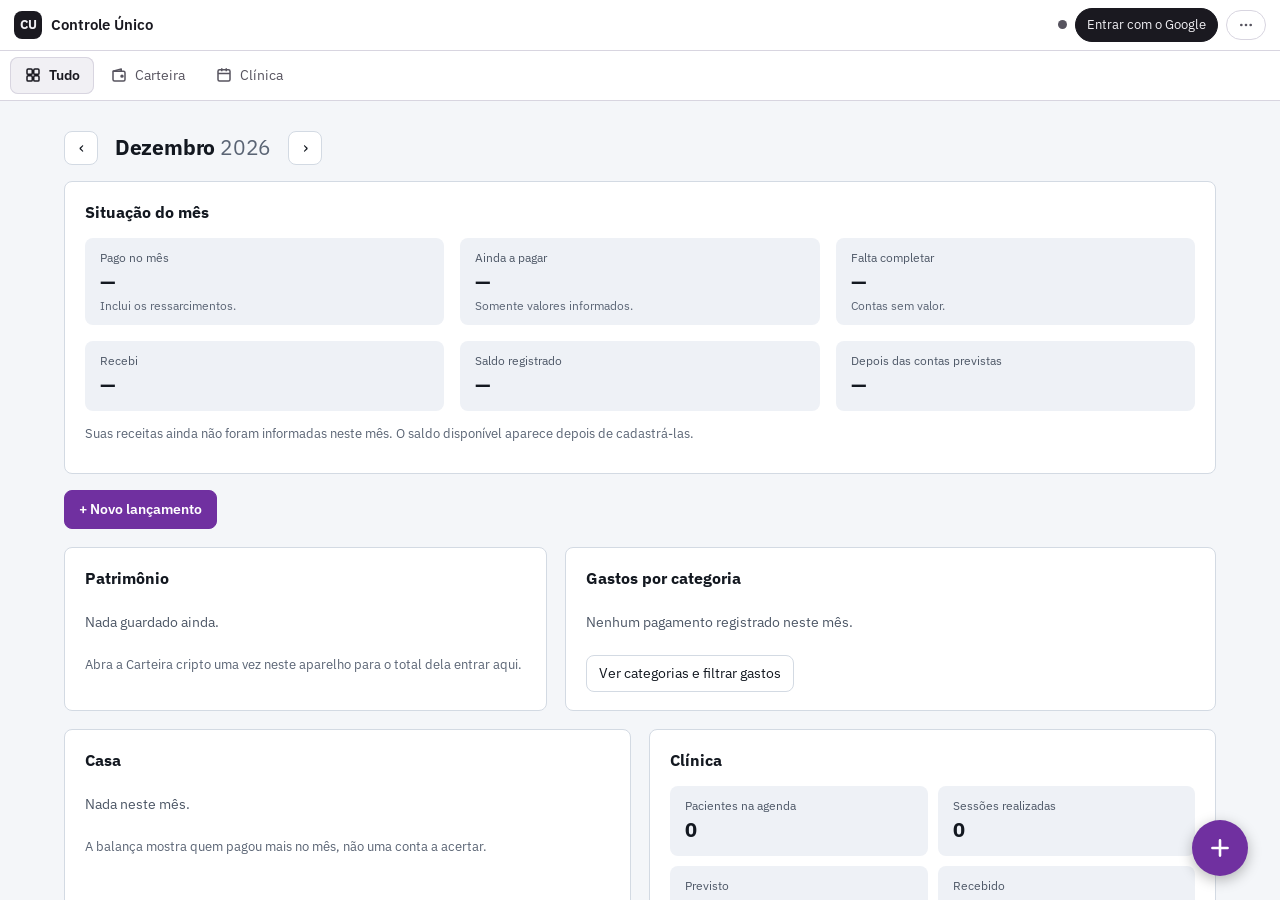
<file: app.html>
<!DOCTYPE html>
<html lang="pt-BR">
<head>
<meta name="referrer" content="strict-origin-when-cross-origin">
<script src="config.js?v=20261025-original-5"></script>
<meta charset="utf-8">
<meta name="viewport" content="width=device-width, initial-scale=1, viewport-fit=cover">
<meta name="theme-color" content="#f4f6f9" media="(prefers-color-scheme: light)">
<meta name="theme-color" content="#10141a" media="(prefers-color-scheme: dark)">
<title>Dinheiro e Casa · Controle Único</title>
<link rel="preconnect" href="https://fonts.googleapis.com">
<link rel="preconnect" href="https://fonts.gstatic.com" crossorigin>
<link rel="stylesheet" href="https://fonts.googleapis.com/css2?family=IBM+Plex+Sans:wght@400;500;600;700&display=swap" media="print" onload="this.media='all'"><noscript><link rel="stylesheet" href="https://fonts.googleapis.com/css2?family=IBM+Plex+Sans:wght@400;500;600;700&display=swap"></noscript>
<link rel="stylesheet" href="tema.css?v=20261025-original-5">
<style>
/* toque: o navegador não espera para ver se é duplo toque, e o dedo acerta o alvo */
button,a,summary,select,input,label{touch-action:manipulation}
/* Mesmo desenho da Clínica e da Carteira (27/09/2026): fundo cinza-azulado, painéis brancos
   de borda fina, números em negrito e gráficos em rosca. O jeito de app fica só no celular. */
*{box-sizing:border-box}
body{margin:0;background:var(--bg);color:var(--text);font:15px/1.5 var(--font);-webkit-font-smoothing:antialiased;font-variant-numeric:tabular-nums}
button,select,input{font:inherit;color:inherit}
:focus-visible{outline:2px solid var(--accent);outline-offset:2px}
.wrap{max-width:1200px;margin:0 auto;padding:4px 24px 56px}
.hidden{display:none !important}
.pos{color:var(--pos)} .neg{color:var(--neg)} .warn{color:var(--warn)}
.nota{font-size:12.5px;color:var(--faint)}
.vazio{color:var(--muted);font-size:14px;padding:8px 0}

/* topo: marca, estado do Drive, tema */
.topo{max-width:1200px;margin:0 auto;padding:12px 24px 4px;display:flex;gap:10px;align-items:center;flex-wrap:wrap}
.marca{font-weight:700;margin-right:auto}
.nuvem{font-size:12.5px;color:var(--faint);display:flex;align-items:center;gap:8px;flex-wrap:wrap;margin:0}
.nuvem-ponto{width:8px;height:8px;border-radius:50%;background:var(--faint);flex:none}
.nuvem-ponto.ok{background:#2f9e5b} .nuvem-ponto.indo{background:#d49a1c} .nuvem-ponto.erro{background:#d0453a}
#nuvem-acoes{display:flex;gap:6px;flex-wrap:wrap}
#nuvem-texto{flex:1 1 0;min-width:0}
nav.abas{display:flex;gap:4px;margin:12px 0 4px}
nav.abas button{border:0;background:transparent;color:var(--muted);padding:7px 14px;border-radius:8px;cursor:pointer}
nav.abas button[aria-pressed="true"]{background:var(--surface);color:var(--text);font-weight:600;box-shadow:inset 0 0 0 1px var(--line)}

/* botões */
.b{border:1px solid var(--line);background:var(--surface);border-radius:var(--radius);padding:7px 12px;cursor:pointer;font-size:14px}
.b:hover{border-color:var(--faint)}
.b.p{background:var(--text);color:var(--bg);border-color:var(--text);font-weight:600}
.b.s{font-size:13px;padding:5px 10px}
.redondo{width:34px;height:34px;padding:0;display:inline-grid;place-items:center;font-size:17px}

/* mês */
.mes{display:flex;align-items:center;gap:10px;margin:10px 0 16px}
.mes h1{margin:0;font-size:21px;font-weight:700;letter-spacing:-.01em;text-transform:capitalize;min-width:170px;text-align:center}
.mes h1 span{color:var(--faint);font-weight:400}

/* painéis */
.painel{background:var(--surface);border:1px solid var(--line);border-radius:var(--radius);padding:18px 20px;min-width:0}
.painel h2{margin:0 0 14px;font-size:16px;font-weight:700;display:flex;align-items:center;gap:10px;flex-wrap:wrap}
.painel h2 .dir{margin-left:auto;font-weight:400;font-size:13px;color:var(--faint)}
.duas{display:grid;grid-template-columns:1.35fr 1fr;gap:18px;margin-top:18px}
.duas.igual{grid-template-columns:1fr 1fr}
.duas.larga{grid-template-columns:1.75fr 1fr;align-items:start}
.duas.inv{grid-template-columns:1fr 1.35fr}
.coluna{display:grid;gap:18px;align-content:start;min-width:0}

/* situação do mês */
.situ{display:grid;grid-template-columns:minmax(0,1fr) 270px;gap:24px;align-items:stretch}
.situ > .veredito{order:2}   /* no HTML vem primeiro (é o que se lê primeiro no celular); no computador fica à direita */
.situ > .nums{min-width:0}
.linha-k{display:grid;grid-template-columns:repeat(3,minmax(0,1fr));gap:18px}
.linha-k + .linha-k{border-top:1px solid var(--line);margin-top:16px;padding-top:16px}
.k span{display:block;color:var(--muted);font-size:13px}
.k b{display:block;font-size:26px;font-weight:700;letter-spacing:-.01em;line-height:1.2;margin-top:2px;white-space:nowrap}
.k small{display:block;color:var(--faint);font-size:12px;margin-top:3px}
.k.destaque b{font-size:32px}
.k .pct-k{display:inline-block;font-style:normal;font-size:11.5px;font-weight:600;margin:4px 0 2px;padding:1px 8px;border-radius:99px;background:var(--surface-2);color:var(--muted);white-space:nowrap}
.k .pct-k.neg{background:var(--neg-soft);color:var(--neg)}
.veredito{border-radius:var(--radius);padding:16px;display:flex;flex-direction:column;justify-content:center;gap:10px;background:var(--surface-2)}
.veredito.pos{background:var(--pos-soft)} .veredito.neg{background:var(--neg-soft)} .veredito.warn{background:var(--warn-soft)}
.veredito .topo-v{display:flex;align-items:center;gap:12px}
.seta{width:46px;height:46px;border-radius:50%;display:grid;place-items:center;flex:none;background:var(--surface)}
.seta svg{width:26px;height:26px}
.veredito b{font-size:19px;line-height:1.2}
.veredito p{margin:0;font-size:13.5px;color:var(--text)}
.veredito.pos b,.veredito.pos .seta{color:var(--pos)} .veredito.neg b,.veredito.neg .seta{color:var(--neg)} .veredito.warn b,.veredito.warn .seta{color:var(--warn)}

/* rosca */
.rosca{display:grid;grid-template-columns:170px minmax(0,1fr);gap:20px;align-items:center}
.rosca > svg{width:170px;height:170px;display:block}
.rosca .centro1{fill:var(--muted);font-size:11px;font-family:var(--font)}
.rosca .centro2{fill:var(--text);font-size:16px;font-weight:700;font-family:var(--font)}
.fatia{transition:opacity .12s}
.rosca > svg:hover .fatia:not(:hover),.rosca.foco .fatia:not(.on){opacity:.35}
.leg{list-style:none;margin:0;padding:0;font-size:14px}
.leg li{display:flex;gap:8px;align-items:baseline;padding:5px 4px;border-top:1px solid var(--line);border-radius:4px}
.leg li:first-child{border-top:0}
.leg li:hover{background:var(--surface-2)}
.leg i{width:10px;height:10px;border-radius:3px;flex:none;align-self:center}
.leg .n{flex:1;min-width:0}
.leg .n small{display:block;color:var(--faint);font-size:11.5px;white-space:normal}
.leg b{font-weight:600;white-space:nowrap}
.leg .pc{color:var(--faint);font-size:12px;min-width:44px;text-align:right}
/* rosca em painel estreito (coluna da direita): o gráfico em cima e a legenda embaixo */
.painel{container-type:inline-size}
@container (max-width:460px){ .rosca{grid-template-columns:minmax(0,1fr);justify-items:center} .leg{width:100%;min-width:0} }
.leg .n{overflow-wrap:anywhere}
.partes .pt-total span{display:block;color:var(--muted);font-size:13px}
.partes .pt-total b{display:block;font-size:26px;font-weight:700;letter-spacing:-.01em}
.pilha{display:flex;gap:2px;height:14px;border-radius:7px;overflow:hidden;margin:10px 0 8px;background:var(--surface-2)}
.pilha i{display:block;height:100%;min-width:3px}
.meta-r{margin-top:14px;padding-top:12px;border-top:1px solid var(--line)}
.meta-r .l1{display:flex;justify-content:space-between;align-items:baseline;font-size:13px;color:var(--muted)}
.meta-r .l1 b{color:var(--text);font-size:14px}
.meta-r small{display:block;color:var(--faint);font-size:12px;margin-top:4px}
.selo-b{display:inline-block;font-size:13px;font-weight:600;padding:3px 10px;border-radius:99px;background:var(--surface-2);color:var(--text)}

/* números soltos (como na Clínica) */
.stats{display:grid;grid-template-columns:repeat(4,minmax(0,1fr));gap:10px}
.stat{background:var(--surface);border:1px solid var(--line);border-radius:var(--radius);padding:10px 14px;min-width:0}
.painel .stat{background:var(--surface-2);border-color:transparent}
.stat span{display:block;color:var(--muted);font-size:12px}
.stat b{display:block;font-size:20px;font-weight:700;white-space:nowrap;overflow:hidden;text-overflow:ellipsis}
.stat small{display:block;color:var(--faint);font-size:11.5px}
.stats.duas-col{grid-template-columns:repeat(2,minmax(0,1fr))}
.trilho{height:5px;border-radius:3px;background:var(--surface-2);overflow:hidden;margin-top:6px}
.painel .stat .trilho{background:var(--line)}
.trilho i{display:block;height:100%;background:var(--c3);border-radius:3px}

/* tabelas */
table.t{width:100%;border-collapse:collapse;font-size:14px}
table.t th{text-align:left;color:var(--muted);font-weight:500;font-size:12.5px;padding:0 8px 8px;border-bottom:1px solid var(--line);white-space:nowrap}
table.t td{padding:8px;border-bottom:1px solid var(--line);vertical-align:middle}
table.t th:first-child,table.t td:first-child{padding-left:0}
table.t th:last-child,table.t td:last-child{padding-right:0}
table.t .dir{text-align:right;white-space:nowrap}
table.t tr:last-child td{border-bottom:0}
table.t tbody tr:hover td{background:var(--surface-2)}
td.c-data{color:var(--muted);white-space:nowrap;width:1%}
td.c-desc b{font-weight:500}
td.c-cat,td.c-forma{color:var(--muted)}
td.c-val{font-weight:600}
td.c-val.pos{color:var(--pos)}
td.c-x{width:1%}
table.t input{width:84px;padding:5px 8px;text-align:right}
table.t input.dia{width:58px}
.so-cel{display:none}
.fx-sit{display:block;font-size:11.5px;color:var(--faint)}
.fx-sit.ok{color:var(--muted)} .fx-sit.vai{color:var(--warn);font-weight:600}
tr.fx-fora td.c-desc b,tr.fx-fora td.c-cat{color:var(--faint)}
.quem{display:inline-flex;align-items:center;gap:6px;font-size:13px}
.quem i{width:9px;height:9px;border-radius:50%}
.x{border:0;background:transparent;color:var(--faint);cursor:pointer;font-size:18px;padding:0 4px;line-height:1}
.x:hover{color:var(--neg)}
.x.lapis{font-size:14px} .x.lapis:hover{color:var(--accent)}
td.c-x{white-space:nowrap}
tr.clic{cursor:pointer}
tr.clic:focus-visible{outline:2px solid var(--accent);outline-offset:-2px}

/* pendências: uma linha por dívida, com quem, quanto falta e os botões */
.pd-grupo{margin:14px 0 4px;font-size:12.5px;font-weight:600;color:var(--muted);text-transform:uppercase;letter-spacing:.05em;display:flex;gap:10px;align-items:baseline}
.pd-grupo span{margin-left:auto;text-transform:none;letter-spacing:0;font-weight:600;color:var(--text);font-size:14px}
.pd{display:grid;grid-template-columns:minmax(0,1.5fr) minmax(0,1fr) auto;gap:6px 14px;align-items:center;padding:9px 0;border-top:1px solid var(--line)}
.pd b{font-weight:600} .pd span{display:block;font-size:12px;color:var(--muted)}
.pd .pd-quem b{display:block;white-space:nowrap;overflow:hidden;text-overflow:ellipsis}
.pd .pd-val{text-align:right;white-space:nowrap}
.pd .pd-acoes{display:flex;gap:6px;align-items:center}
.pd.feita b{color:var(--muted);font-weight:500}
.pd .trilho{margin-top:4px}
.cat-minhas{list-style:none;margin:0 0 10px;padding:0}
.cat-minhas li{display:flex;gap:10px;align-items:center;padding:8px 0;border-top:1px solid var(--line)}
.cat-minhas li span{color:var(--muted);font-size:13px;margin-right:auto}
.pd-parte{grid-column:1/-1;display:flex;flex-wrap:wrap;gap:8px;align-items:end;background:var(--surface-2);border-radius:var(--radius);padding:10px}
.pd-parte label{display:grid;gap:4px;font-size:12.5px;color:var(--muted)} .pd-parte input{width:140px}
/* aviso de erro dentro do formulário, junto do botão (no lugar da janelinha do navegador, 19/10/2026) */
.form-erro{grid-column:1/-1;flex-basis:100%;margin:0;font-size:13.5px;font-weight:600;color:var(--neg)}
.form-erro:empty{display:none}
/* recado da tela (resultado de importar, erro de leitura): fica embaixo, some sozinho */
.recado{position:fixed;left:50%;bottom:calc(16px + env(safe-area-inset-bottom));transform:translateX(-50%);z-index:60;max-width:min(560px,calc(100vw - 32px));
  display:flex;gap:12px;align-items:center;background:var(--text);color:var(--bg);border-radius:10px;padding:10px 12px 10px 16px;font-size:14px;box-shadow:0 6px 24px rgba(0,0,0,.25)}
.recado.erro{background:var(--neg);color:#fff}
.recado button{border:0;background:transparent;color:inherit;font-size:20px;line-height:1;cursor:pointer;min-width:32px;min-height:32px}
details.pd-fechadas{margin-top:12px} details.pd-fechadas summary{cursor:pointer;font-size:13px;color:var(--muted)}
@container (max-width:560px){ .pd{grid-template-columns:minmax(0,1fr) auto} .pd .pd-acoes{grid-column:1 / -1} }
/* as vistas do Dinheiro (01/10/2026): Lançamentos, Gastos fixos, Pendências e Mês a mês, cada uma na sua tela */
.subabas{display:flex;gap:2px;margin:12px 0 4px;box-shadow:inset 0 -1px 0 var(--line);overflow-x:auto;scrollbar-width:none}
.subabas::-webkit-scrollbar{display:none}
.subabas button{border:0;background:transparent;color:var(--muted);padding:9px 14px;cursor:pointer;font-size:14px;white-space:nowrap}
.subabas button:hover{color:var(--text)}
tr.mes-cab th{text-align:left;font-size:12px;font-weight:700;letter-spacing:.05em;text-transform:uppercase;color:var(--muted);padding:16px 8px 6px;border-bottom:1px solid var(--line);background:transparent}
tr.mes-cab th span{font-weight:500;letter-spacing:0;text-transform:none}
.subabas button[aria-pressed="true"]{color:var(--text);font-weight:600;box-shadow:inset 0 -2px 0 var(--text)}
.subabas button em{font-style:normal;font-size:11.5px;font-weight:600;margin-left:6px;padding:1px 7px;border-radius:99px;background:var(--surface-2);color:var(--muted)}
.stats.tres{grid-template-columns:repeat(3,minmax(0,1fr));margin-top:14px}
.bloco{margin-top:18px}
.fx-grupos > .bloco:first-child{margin-top:0}
/* as tabelas dos grupos de fixos com as mesmas colunas, para um grupo alinhar com o outro */
table.fixos{table-layout:fixed}
.painel + .lanc{margin-top:16px}
.aviso-fx{display:flex;align-items:center;justify-content:space-between;gap:12px;flex-wrap:wrap}
.aviso-fx p{margin:0}
table.fixos th:nth-child(2){width:30%} table.fixos th:nth-child(3){width:90px} table.fixos th:nth-child(4){width:170px} table.fixos th:nth-child(5){width:30px}
details.fx-fora-d > summary{cursor:pointer;font-size:14px;color:var(--muted)}
details.fx-fora-d[open] > summary{margin-bottom:12px}
/* mês a mês em lista: um mês por linha, com o que sobrou à direita */
.hm{display:grid;grid-template-columns:120px minmax(0,1fr) auto;gap:4px 14px;align-items:baseline;width:100%;text-align:left;border:0;border-top:1px solid var(--line);background:transparent;padding:10px 4px;cursor:pointer;border-radius:0}
.hm:first-child{border-top:0}
.hm:hover{background:var(--surface-2)}
.hm .hm-m{font-weight:600;text-transform:capitalize}
.hm .hm-d{color:var(--muted);font-size:13px}
.hm b{white-space:nowrap}
.hm b small{font-weight:400;color:var(--faint);font-size:12px;margin-right:6px}
/* formulários atrás de um botão */
details.novo{margin:0 0 12px}
details.novo > summary{list-style:none;display:inline-flex;align-items:center;gap:6px;cursor:pointer;border:1px solid var(--line);background:var(--surface);padding:6px 12px;border-radius:var(--radius);font-size:14px}
details.novo > summary:hover{border-color:var(--faint)}
details.novo > summary::-webkit-details-marker{display:none}
details.novo[open] > summary{margin-bottom:10px}
form.linha{background:var(--surface-2);border-radius:var(--radius);padding:12px;display:grid;gap:10px;grid-template-columns:repeat(auto-fit,minmax(140px,1fr));align-items:end}
label{display:block;font-size:12px;color:var(--muted);margin-bottom:4px}
input,select{width:100%;font-size:14px;padding:8px 10px;border:1px solid var(--line);border-radius:var(--radius);background:var(--surface);color:var(--text)}
/* a escolha Pessoal ou Casa dentro do formulário único de lançamento (01/10/2026) */
.chave{display:inline-flex;gap:4px;padding:4px;border-radius:10px;background:var(--surface);border:1px solid var(--line)}
.chave button{border:0;background:transparent;color:var(--muted);padding:6px 16px;border-radius:7px;cursor:pointer;font-size:14px}
.chave button[aria-pressed="true"]{background:var(--text);color:var(--bg);font-weight:600}
/* ordenar a lista: no computador pelo cabeçalho, no celular por uma caixa de escolha */
th .ord{border:0;background:transparent;color:inherit;font:inherit;padding:0;cursor:pointer}
th .ord:hover{color:var(--text)}
th .ord[aria-pressed="true"]{color:var(--text);font-weight:700}
.ordem-cel{display:none;margin:0 0 6px;align-items:center;gap:8px;font-size:12.5px;color:var(--muted)}
.ordem-cel select{width:auto;flex:1;padding:6px 8px}
.filtro-cat{display:flex;margin:0 0 6px;align-items:center;gap:8px;font-size:12.5px;color:var(--muted);flex-wrap:wrap}
.filtro-cat select{width:auto;flex:0 1 240px;min-width:0;padding:6px 8px}
.filtro-cat span{color:var(--text);font-weight:600;white-space:nowrap}
.fe-al{list-style:none;margin:0;padding:0;display:grid;gap:8px}
.fe-al li,.fe-cat li{color:var(--text)}
.fe-al li{display:flex;gap:10px;align-items:baseline;font-size:14px}
.fe-al li i{flex:none;width:9px;height:9px;border-radius:99px;background:var(--faint);transform:translateY(-1px)}
.fe-al li.warn i{background:var(--warn)} .fe-al li.pos i{background:var(--pos)}
.fe-cat{list-style:none;margin:0;padding:0}
.fe-cat li{display:grid;grid-template-columns:minmax(0,1fr) auto 108px;gap:2px 12px;align-items:baseline;padding:8px 2px;border-top:1px solid var(--line);font-size:14px}
.fe-cat li:first-child{border-top:0}
.fe-cat .n{min-width:0;overflow-wrap:anywhere} .fe-cat .n small{display:block;color:var(--muted);font-size:12px}
.fe-cat b{white-space:nowrap;font-weight:600} .fe-cat li > small{white-space:nowrap;color:var(--muted);font-size:12.5px;text-align:right}
.fe-cat li.warn > small{color:var(--warn);font-weight:600} .fe-cat li.pos > small{color:var(--pos);font-weight:600}
.fe-cat li:not(:has(> small)){grid-template-columns:minmax(0,1fr) auto}
.fe-aviso{margin-bottom:16px}
/* O que precisa de você (aba Tudo) */
.pv{margin-bottom:16px}
.pv h2{margin-bottom:8px}
.pv-n{display:inline-grid;place-items:center;min-width:20px;height:20px;padding:0 6px;border-radius:99px;background:var(--neg-soft);color:var(--neg);font-weight:700;font-size:12px}
.pv-l{list-style:none;margin:0;padding:0}
.pv-l li{border-top:1px solid var(--line)} .pv-l li:first-child{border-top:0}
.pv-i{display:flex;align-items:center;gap:12px;width:100%;padding:10px 4px;border:0;background:transparent;color:var(--text);font:inherit;text-align:left;cursor:pointer;border-radius:8px}
.pv-i:hover{background:var(--surface-2)}
.pv-i > i{flex:none;width:10px;height:10px;border-radius:99px;background:var(--faint)}
.pv-l li.urgente .pv-i > i{background:var(--neg)} .pv-l li.atencao .pv-i > i{background:var(--warn)}
.pv-t{flex:1;min-width:0;display:grid;gap:2px}
.pv-t b{font-weight:600;font-size:14.5px;overflow-wrap:anywhere}
.pv-t small{color:var(--muted);font-size:12.5px;overflow-wrap:anywhere}
.pv-t small em{font-style:normal;font-weight:600;color:var(--text)}
.pv-seta{flex:none;width:18px;height:18px;color:var(--faint)}
.pv-mais summary{cursor:pointer;color:var(--muted);font-size:13px;padding:10px 4px;min-height:40px}
.pv-mais .pv-l{border-top:1px solid var(--line)}
.pv-nota{margin:6px 0 0}
.pv-ok{padding-block:12px}
.pv-ok p{margin:0;display:flex;align-items:center;gap:10px;font-size:14px}
.pv-ok b{font-weight:600}
.pv-ok-i{display:inline-grid;place-items:center;width:22px;height:22px;border-radius:99px;background:var(--pos-soft);color:var(--pos);font-size:13px;font-weight:700}
.k small.pos{color:var(--pos);font-weight:600} .k small.warn{color:var(--warn);font-weight:600}
.lim{list-style:none;margin:0 0 12px;padding:0;display:grid;gap:12px}
.lim li{display:grid;gap:4px}
.lim .l1{display:flex;justify-content:space-between;gap:10px;align-items:baseline;font-size:14px}
.lim .l1 b{font-weight:600} .lim .l1 span{white-space:nowrap;color:var(--muted);font-size:13px}
.lim .trilho{height:8px;border-radius:99px;background:var(--surface-2);overflow:hidden}
.lim .trilho i{display:block;height:100%;border-radius:99px;background:var(--pos)}
.lim .perto .trilho i{background:var(--warn)} .lim .passou .trilho i{background:var(--neg)}
.lim .l2{display:flex;justify-content:space-between;gap:10px;font-size:12.5px;color:var(--muted)}
.lim .perto .l2 b{color:var(--warn)} .lim .passou .l2 b{color:var(--neg)}
.lim .l2 button{border:0;background:transparent;color:var(--faint);font:inherit;cursor:pointer;padding:0;text-decoration:underline}
details.origem{margin-top:22px;font-size:12.5px;color:var(--muted);line-height:1.6}
details.origem summary{cursor:pointer;color:var(--faint)}
.pe{margin-top:28px;display:flex;gap:8px;flex-wrap:wrap;justify-content:center}

/* dentro da casca: o botão de entrar, a marca, o tema e as abas ficam na barra de cima */
.na-casca #nuvem-entrar,.na-casca .marca,.na-casca #tema,.na-casca nav.abas{display:none !important}

@media (max-width:960px){
  .duas,.duas.igual,.duas.larga,.duas.inv{grid-template-columns:1fr}
  .situ{grid-template-columns:1fr;gap:16px}
  .situ > .veredito{order:0}
}
/* ---------- celular: aqui sim, jeito de app ---------- */
@media (max-width:700px){
  .topo{padding:6px 12px}
  .wrap{padding:0 12px 48px}
  .mes{justify-content:space-between;margin:8px 0 12px}
  .mes h1{font-size:19px;min-width:0}
  .painel{padding:14px}
  .duas{gap:12px;margin-top:12px}
  .coluna{gap:12px}
  .linha-k{grid-template-columns:repeat(2,minmax(0,1fr));gap:12px}
  .linha-k .k.destaque{grid-column:1 / -1}
  /* Situação do mês no celular: Recebi | Gastei, Vou receber | Vai sair, e embaixo Saldo | Fecha em */
  .seis .nums{display:grid;grid-template-columns:repeat(2,minmax(0,1fr));gap:14px 12px}
  .seis .linha-k{display:contents}
  .seis .linha-k .k.destaque{grid-column:auto;order:3;border-top:1px solid var(--line);padding-top:12px}
  .seis .k b,.seis .k.destaque b{font-size:clamp(17px,5.6vw,22px)}
  /* valor negativo de cinco dígitos (−R$ X) invadia a caixa do lado no iPhone (06/10/2026) */
  .seis .k b,.seis .k.destaque b{font-size:clamp(15px,4.6vw,22px)}
  .k b{font-size:21px} .k.destaque b{font-size:28px}
  .rosca{grid-template-columns:minmax(0,1fr);justify-items:center}
  .leg{width:100%}
  .stats{grid-template-columns:repeat(2,minmax(0,1fr));gap:8px}
  .stat b{font-size:17px}
  table.t thead{display:none}
  .ordem-cel{display:flex}
  /* os dois filtros da lista alinhados: rótulo de largura igual e o campo ocupa o resto */
  .filtro-cat,.ordem-cel{display:grid;grid-template-columns:5.6em minmax(0,1fr);gap:8px}
  .filtro-cat select,.ordem-cel select{width:100%;flex:none}
  table.t tr{display:grid;grid-template-columns:38px minmax(0,1fr) auto auto;gap:0 8px;align-items:center;padding:9px 0;border-bottom:1px solid var(--line)}
  td.c-x .x{padding:0;min-width:34px;min-height:40px}   /* o × cabe num toque de dedo */
  /* no celular a linha toda abre o lançamento; o × some (apagar fica dentro do lançamento) e a descrição quebra a linha */
  table.t tr.clic,table.t tr.so-ver{grid-template-columns:42px minmax(0,1fr) auto}
  tr.clic td.c-x,tr.so-ver td.c-x{display:none}
  tr.clic td.c-desc b{white-space:normal;overflow:visible;text-overflow:clip}
  tr.clic .so-cel{white-space:normal}
  tr.clic:active{background:var(--surface-2)}
  table.t tr:last-child{border-bottom:0}
  table.t tr.mes-cab{display:block;padding:14px 0 6px} table.t tr.mes-cab th{display:block;padding:0;border:0}
  table.t td{border:0;padding:0 !important}
  table.t tbody tr:hover td{background:transparent}
  td.c-cat,td.c-forma,td.c-quem{display:none}
  td.c-data{font-size:12.5px}
  .so-cel{display:block;font-size:12px;color:var(--muted);white-space:nowrap;overflow:hidden;text-overflow:ellipsis}
  td.c-desc{min-width:0} td.c-desc b{display:block;white-space:nowrap;overflow:hidden;text-overflow:ellipsis}
  table.fixos td.c-desc b{white-space:normal;overflow:visible;text-overflow:clip}
  table.fixos tr{grid-template-columns:minmax(0,1fr) 46px 100px 34px;gap:0 6px}   /* 108px: cabe "1.500,00" em 16px */
  table.fixos input{width:100%}
  form.linha{grid-template-columns:repeat(2,minmax(0,1fr))}
  form.linha > div[style]{grid-column:1 / -1 !important}
  form.linha .b{width:100%}
  .b:not(.redondo):not(.s){min-height:40px} .b.s{min-height:40px} .redondo{width:40px;height:40px}
  .pd-acoes .x{min-width:34px;min-height:40px;padding:0 8px}
  .lanc-chips span{min-height:40px}
  table.fixos input{min-height:40px}
  summary{padding-block:8px}
  [data-limite-x]{min-height:40px;padding:6px 10px}
  .pe a{display:inline-block;padding:10px 8px}
  input,select{font-size:16px}   /* abaixo de 16px o iPhone dá zoom ao tocar no campo */
  .pd{grid-template-columns:minmax(0,1fr) auto} .pd .pd-acoes{grid-column:1 / -1}
  .pd .pd-quem b{white-space:normal} .pd .pd-val{white-space:normal;max-width:190px}
  .subabas{margin:8px 0 2px} .subabas button{padding:10px 6px;font-size:13px;flex:1 1 auto}
  .subabas button{padding:10px 4px;font-size:12.5px;letter-spacing:-.01em}   /* cinco telas no Dinheiro: cabem todas sem rolar */
  .subabas .so-larg{display:none} .subabas .so-cel{display:inline;font-size:inherit;color:inherit;overflow:visible}
  .subabas button em{margin-left:4px;padding:1px 6px}
  .stats.tres{grid-template-columns:repeat(2,minmax(0,1fr));margin-top:12px} .stats.tres .stat:last-child{grid-column:1 / -1}
  .bloco{margin-top:12px}
  .hm{grid-template-columns:minmax(0,1fr) auto} .hm .hm-d{grid-column:1 / -1;grid-row:2}
}
/* celular: o botão de lançar fica sempre à mão, no canto de baixo */
.fab{display:none}
@media (max-width:700px){
  .fab{display:grid;place-items:center;position:fixed;right:14px;bottom:14px;z-index:20;width:54px;height:54px;border-radius:50%;border:0;
    background:var(--accent);color:var(--surface);font-size:30px;line-height:1;font-weight:400;cursor:pointer;box-shadow:0 4px 14px rgba(0,0,0,.28)}
  .wrap{padding-bottom:84px}
  .wrap:has(.lanc-form) .fab,.fab.fora{display:none}   /* com o formulário aberto, ou com o botão de cima à vista, ele só atrapalharia */
}
@media (prefers-reduced-motion:reduce){ *{transition:none !important} }
/* importar o extrato (19/10/2026) */
.imp-barra{display:flex;flex-wrap:wrap;align-items:center;gap:8px 10px;margin:4px 0 14px}
.imp-ok{background:var(--surface-2);border-radius:10px;padding:10px 12px}
.imp{border:1px solid var(--line);border-radius:12px;padding:12px 14px;margin:4px 0 16px;background:var(--surface-2)}
.imp h3{margin:0 0 4px;font-size:15px}
.imp details{margin:10px 0}
.imp summary{cursor:pointer;font-weight:600;font-size:13.5px;min-height:32px;display:flex;align-items:center}
.imp-t input[type=text],.imp-t select{width:100%;min-width:0;font:inherit;font-size:14px;padding:5px 7px;border:1px solid var(--line);border-radius:7px;background:var(--bg);color:var(--text)}
.imp-t input[type=checkbox]{width:20px;height:20px}
.imp-t small.nota{display:block;margin-top:2px}
.imp-t tr.imp-off td{opacity:.6}
.imp-t tr.imp-falta select[data-imp-cat]{border-color:#d0453a;box-shadow:0 0 0 1px #d0453a}
.imp-lista{margin:6px 0 0;padding-left:18px;font-size:13.5px}
.imp .erro{color:#d0453a;font-weight:600;font-size:13.5px}
@media (max-width:700px){
  table.imp-t thead{display:none}
  table.imp-t tr{grid-template-columns:30px minmax(0,1fr) minmax(0,1fr) !important;gap:6px 8px !important}
  table.imp-t td:nth-child(1){grid-row:1 / span 3}
  table.imp-t td:nth-child(2){grid-column:2;grid-row:1;font-size:12.5px}
  table.imp-t td:nth-child(6){grid-column:3;grid-row:1;text-align:right;font-weight:600}
  table.imp-t td:nth-child(3){grid-column:2 / 4;grid-row:2}
  table.imp-t td:nth-child(4){grid-column:2;grid-row:3}
  table.imp-t td:nth-child(5){grid-column:3;grid-row:3}
  .imp-t input[type=text],.imp-t select{font-size:16px;min-height:40px}
}
</style>
<script>/* o login do Google é feito pela casca: dentro dela esta página não baixa a biblioteca (ganha tempo no celular) */if (window.top === window.self) { var g = document.createElement("script"); g.src = "https://accounts.google.com/gsi/client"; g.async = true; document.head.appendChild(g); }</script>
<script src="exportar-xlsx.js?v=20261025-original-5"></script>
<script src="ler-xlsx.js?v=20261025-original-5"></script>
<script src="financas-core.js?v=20261025-original-5"></script>
<script src="financas-original-core.js?v=20261025-original-5"></script>
<script src="categorias.js?v=20261025-original-5"></script>
<script src="extrato.js?v=20261025-original-5"></script>
<script src="lancamento.js?v=20261025-original-5"></script>
<script src="rotulos.js?v=20261025-original-5"></script>
<script src="periodo-fixo.js?v=20261025-original-5"></script>
<script src="grafico-meses.js?v=20261025-original-5"></script>
<script src="nuvem.js?v=20261025-original-5"></script>
<script>/* dentro da casca do Controle Único: a casca já mostra marca, abas e tema */ if (window.top !== window.self) document.documentElement.classList.add("na-casca");</script>
<link rel="stylesheet" href="financas-original.css?v=20261025-original-5">
</head>
<body>

<header>
  <div class="topo">
    <div class="marca"><b>Controle Único</b></div>
    <p class="nuvem"><span class="nuvem-ponto" id="nuvem-ponto"></span><span id="nuvem-texto">Carregando…</span>
      <button class="b s" id="nuvem-entrar">Entrar com o Google</button><span id="nuvem-acoes"></span></p>
    <button class="b s" id="tema" title="Tema claro ou escuro">◐</button>
  </div>
</header>

<div class="wrap">
  <nav class="abas" id="abas"></nav>
  <main id="tela"></main>
  <button type="button" class="fab" id="fab" aria-label="Novo lançamento">+</button>
  <div class="pe">
    <button class="b s" id="exportar">Baixar planilha</button>
    <button class="b s" id="exportarJson">Exportar dados</button>
    <button class="b s" id="importarJson">Importar dados</button>
    <input type="file" id="arquivoJson" accept="application/json" class="hidden">
  </div>
</div>

<script>
// ===================================================================
// Dinheiro e Casa. Dois cadernos, cada um num arquivo do Google Drive:
// "Controle Único - dinheiro.json" (só dele) e "Controle Único - casa.json"
// (dele e da pessoa com quem divide a casa). A aba Tudo junta os dois com a Clínica e a Carteira,
// que moram em páginas próprias dentro da mesma casca (index.html).
// As contas seguem os sistemas do Vault: Ciclo do Dinheiro do Mês e Ciclo da Sessão.
// Este arquivo é público: nenhum dado pessoal fica escrito aqui.
// ===================================================================

// Fora da casca, esta página não tem a Clínica ao lado para a aba Tudo: abre pela casca.
if (window.top === window.self) location.replace("index.html" + (location.hash || "#tudo"));

// As listas e a troca dos nomes antigos (com ponto final, como nas planilhas) moram em categorias.js.
// Categorias que ele mesmo cria (19/10/2026): ficam no caderno de cada lado (Pessoal no Dinheiro, Casa na Casa),
// numa lista com id, para os dois aparelhos juntarem sem perder nenhuma. Tirar só esconde do formulário:
// o que já foi lançado nela continua com o nome. As de fábrica não se mexem.
const GRUPO_MINHAS = "Minhas";
const extrasDe = cad => ((livro[cad] && livro[cad].categoriasExtras) || []).filter(x => x && x.nome && !x.oculta);
function gruposCom(base, extras){
  const g = base.map(([n, cs]) => [n, cs.slice()]);
  extras.forEach(x => {
    if (g.some(([, cs]) => cs.includes(x.nome))) return;
    let alvo = g.find(([n]) => n === x.grupo);
    if (!alvo) { alvo = g.find(([n]) => n === GRUPO_MINHAS) || (g.push([GRUPO_MINHAS, []]), g[g.length - 1]); }
    alvo[1].push(x.nome);
  });
  return g;
}
const gruposDinheiro = () => gruposCom([["Suas categorias", [...new Set(livro.dono.lancamentos.map(l => l.categoria).filter(Boolean))]]], extrasDe("dono"));
const gruposCasa = () => gruposCom(Categorias.GRUPOS_CASA, extrasDe("casa"));
const catsDinheiro = () => [...new Set(livro.dono.lancamentos.map(l => l.categoria).filter(Boolean).concat(Categorias.DINHEIRO))].concat(extrasDe("dono").map(x => x.nome).filter(n => !Categorias.DINHEIRO.includes(n)));
const catsCasa = () => Categorias.CASA.concat(extrasDe("casa").map(x => x.nome).filter(n => !Categorias.CASA.includes(n)));
// nomes que a leitura dos cadernos troca sozinha (categorias.js): não podem virar categoria nova
const NOMES_ANTIGOS_ORIGINAL = ["entretenimento","pratica clinica","assinaturas","contabilidade","gastos mae","alimentacao","ifood","fumo","compras","comunicacao","transporte","restaurante","servicos domesticos","moradia","reserva","outras entradas"];
const NOMES_ANTIGOS = [];
const TIPOS      = Categorias.TIPOS;
const FORMAS     = Categorias.FORMAS;
// todo caderno que chega (do aparelho, do Drive ou de um arquivo) passa pela troca de nomes
const arrumar = { dono: FinancasOriginal.paraOriginal, casa: Categorias.cadernoCasa };

const VAZIO = {
  dono: () => FinancasOriginal.paraOriginal(FinancasOriginal.vazio()),
  casa:    () => ({ versao:1, caderno:"casa", atualizadoEm:null, lancamentos:[], pessoas:["Pessoa 1","Pessoa 2"], divisao:0.5 })
};
const NOME_DRIVE = { dono:"Controle Único - finanças.json", casa:"Controle Único - casa.json" };
const ID_NUVEM   = { dono:"financas", casa:"casa" };

// ---------- armazenamento: cache no navegador + caderno no Google Drive ----------
const chaveCache = c => "controle-unico-" + ID_NUVEM[c] + "-cache";
const armazem = {
  ler(c){ try { const t = localStorage.getItem(chaveCache(c)); return t ? JSON.parse(t) : null; } catch(e){ return null; } },
  gravar(c, d){ d.atualizadoEm = new Date().toISOString();
    try { localStorage.setItem(chaveCache(c), JSON.stringify(c === "dono" ? FinancasOriginal.paraCaderno(d) : d)); } catch(e){}
    if (nuvem[c]) nuvem[c].mudou(); }
};

const livro = {};
for (const c of Object.keys(VAZIO)) livro[c] = arrumar[c](Object.assign(VAZIO[c](), armazem.ler(c) || {}));
function salvar(c){ armazem.gravar(c, livro[c]); desenhar(); }

// Dentro do controle da Pessoa 2 (ana.html), esta página só serve a Casa: o caderno do dinheiro dele
// não é aberto nem criado no Google dela (30/09/2026).
const PERFIL = (() => { try { return window.top.PERFIL || ""; } catch(e){ return ""; } })();
const nuvem = {};
for (const c of (PERFIL === "ana" ? ["casa"] : Object.keys(VAZIO))) {
  nuvem[c] = Nuvem.caderno({
    id: ID_NUVEM[c], nome: NOME_DRIVE[c], rotulo: c === "casa" ? "o caderno da Casa" : "seu caderno de finanças",
    caderno: VAZIO[c]().caderno,   // o campo "caderno" que o arquivo certo tem; outro valor é de outro caderno
    compartilhado: c === "casa",
    arquivoObrigatorio: c === "dono", criarVazio:false, copiaSemanal:false,
    obter: () => c === "dono" ? FinancasOriginal.paraCaderno(livro[c]) : livro[c],
    aplicar: d => { livro[c] = arrumar[c](Object.assign(VAZIO[c](), d)); try { localStorage.setItem(chaveCache(c), JSON.stringify(c === "dono" ? FinancasOriginal.paraCaderno(livro[c]) : livro[c])); } catch(e){} desenhar(); },
    temDados: d => c === "dono" ? FinancasOriginal.temDados(d) : !!(d && ((d.lancamentos && d.lancamentos.length) || (d.gastosFixos && d.gastosFixos.length)))
  });
}

// ---------- utilidades ----------
const MESES = ["janeiro","fevereiro","março","abril","maio","junho","julho","agosto","setembro","outubro","novembro","dezembro"];
let aba = "tudo";
let ref = new Date(); ref.setDate(1);
const novoId = () => (crypto.randomUUID ? crypto.randomUUID() : String(Date.now() + Math.random()));
const dinheiro = v => (Number(v) || 0).toLocaleString("pt-BR", { style:"currency", currency:"BRL" });
const chaveMes = d => d.getFullYear() + "-" + String(d.getMonth() + 1).padStart(2, "0");
const noMes = l => (l.data || "").slice(0, 7) === chaveMes(ref);
const hojeISO = () => { const d = new Date(); return d.getFullYear() + "-" + String(d.getMonth() + 1).padStart(2, "0") + "-" + String(d.getDate()).padStart(2, "0"); };
const soma = (a, f) => a.reduce((s, x) => s + (Number(f ? f(x) : x) || 0), 0);
const escH = s => String(s ?? "").replace(/[&<>"]/g, c => ({ "&":"&amp;", "<":"&lt;", ">":"&gt;", '"':"&quot;" }[c]));
const dia = d => (d || "").slice(8,10) + "/" + (d || "").slice(5,7);
const primeiro = n => String(n || "").split(" ")[0];
// Gasto fixo guarda o valor de cada mês ("2026-07": 509), como a aba Gastos Fixos da planilha:
// há conta de todo mês e conta de um mês só (anuidade, assinatura anual).
const valorFixo = (g, chave) => g.valores ? (Number(g.valores[chave]) || 0) : (Number(g.valor) || 0);
// Fixo com dia 29, 30 ou 31 num mês mais curto cobra no último dia do mês (antes, no dia 30 de um
// mês de 30 dias, o fixo do dia 31 ficava em "Ainda vai sair" até o mês acabar). 0 = sem dia marcado.
const ultimoDia = km => new Date(Number(km.slice(0, 4)), Number(km.slice(5, 7)), 0).getDate();
const diaFixo = (g, km) => Number(g.dia) > 0 ? Math.min(Number(g.dia), ultimoDia(km)) : 0;
// valor guardado (número) para o campo com a vírgula automática ("509,00")
const valorCampo = v => Number(v) > 0 ? FormLancamento.mascara(Number(v).toFixed(2)) : "";
const lerLocal = k => { try { const t = localStorage.getItem(k); return t ? JSON.parse(t) : null; } catch(e){ return null; } };

// ---------- o que vem das outras páginas ----------
// A Clínica mora em clinica.html, carregada ao lado desta pela casca. A aba Tudo pergunta
// os números do mês à própria Clínica, para as duas telas nunca discordarem.
function janelaClinica(){
  try {
    const f = window.parent.document.getElementById("q-clinica");
    const w = f && f.contentWindow;
    if (w && typeof w.numerosDoMes === "function" && w.dados && w.dados.pacientes) return w;
  } catch(e){}
  return null;
}
function contasClinica(){
  const w = janelaClinica();
  // Regra de Dono (27/09/2026): o que entrou no mês é tudo; o que falta receber compara
  // só pacientes com pacientes. Empréstimos e acertos vêm da planilha com origem Pendência. ou Extra.
  // no caderno da Clínica a origem do dinheiro fica em "receita" ("origem" diz de onde veio o registro)
  const dePaciente = g => !g.receita || g.receita === "Prática Clínica.";
  if (w) {
    const mes = new Date(ref.getFullYear(), ref.getMonth(), 1);
    const n = w.numerosDoMes(mes), doMes = w.pagamentosDoMes(mes);
    const pacientes = soma(doMes.filter(dePaciente), g => g.valor);
    return { ok:true, ativos:w.dados.pacientes.filter(p => !(w.encerradoHoje && w.encerradoHoje(p))).length, previsto:n.previsto, previstoTriagem:n.previstoTriagem || 0, recebido:n.recebido, pacientes,
             falta:Math.max(n.previsto - pacientes, 0), sessoes:n.sessoes, aConfirmar:n.aConfirmar || 0 };
  }
  // Sem a Clínica aberta: o recebido sai do caderno guardado neste aparelho; o previsto não.
  const c = lerLocal("controle-unico-clinica-cache");
  const doMes = c ? (c.pagamentos || []).filter(noMes) : [];
  return { ok:false, ativos:null, previsto:null, recebido:soma(doMes, g => g.valor),
           pacientes:soma(doMes.filter(dePaciente), g => g.valor), falta:null, sessoes:null };
}
// A Carteira grava o total de cada visita (cripto-v1-visita) neste mesmo navegador.
function carteiraAgora(){
  const v = lerLocal("cripto-v1-visita");
  return v && typeof v.total === "number" ? { total:v.total, t:v.t } : null;
}

// ---------- contas ----------
// Regra do sistema Ciclo do Dinheiro do Mês: a casa entra no financeiro
// dele só pelo que ELE pagou, no lugar da categoria Moradia.
// A divisão da casa (0 a 1). 0 é um valor válido; só um valor ausente ou estranho volta para metade.
function parteCasa(){
  const n = Number(livro.casa.divisao);
  return Number.isFinite(n) && n >= 0 && n <= 1 ? n : 0.5;
}
function contasCasa(km = chaveMes(ref)){
  const doMes = livro.casa.lancamentos.filter(l => (l.data || "").slice(0, 7) === km);
  const total = soma(doMes, l => l.valor);
  const parte = parteCasa();
  const metade = total * parte;
  const pagou = {}, dif = {};
  livro.casa.pessoas.forEach((p, i) => {
    pagou[p] = soma(doMes.filter(l => l.quem === p), l => l.valor);
    // a primeira pessoa responde por "parte" do total e a segunda pelo resto
    dif[p] = pagou[p] - total * (i === 0 ? parte : 1 - parte);
  });
  return { total, metade, pagou, dif };
}

// Dono, 25/09/2026: a metade serve para mostrar quem pagou mais e quem pagou menos,
// não para acertar contas. Quem ficou atrás costuma pagar mais nas compras seguintes.
function balanca(c, p1, p2){
  if (c.dif[p1] < -0.005) return `${primeiro(p1)} está ${dinheiro(-c.dif[p1])} atrás`;
  if (c.dif[p2] < -0.005) return `${primeiro(p2)} está ${dinheiro(-c.dif[p2])} atrás`;
  return "empatado";
}

// Os fixos do mês que ainda não saíram: no mês corrente, os de dia depois de hoje; num mês futuro, todos;
// num mês que já passou, nenhum (null). A Situação do mês e o Mês a mês usam a mesma conta.
function fixosQueFaltam(km){
  const agora = new Date(), kHoje = chaveMes(agora);
  const fixosDoMes = livro.dono.gastosFixos.filter(g => valorFixo(g, km) > 0);
  return km === kHoje ? soma(fixosDoMes.filter(g => diaFixo(g, km) > agora.getDate()), g => valorFixo(g, km))
    : km > kHoje ? soma(fixosDoMes, g => valorFixo(g, km)) : null;
}
function contasDinheiro(){
  const doMes = livro.dono.lancamentos.filter(noMes);
  const cl = contasClinica();
  const casa = contasCasa();
  const minhaCasa = casa.pagou[livro.casa.pessoas[0]] || 0;

  const receitaSolta = soma(doMes.filter(l => l.tipo === "Receita"), l => l.valor);
  const entrou = receitaSolta + cl.recebido;
  // Moradia fica de fora para não contar duas vezes: ela vem da casa.
  // Os gastos fixos do mês contam como despesa do mês, como na planilha.
  const km = chaveMes(ref), agora = new Date(), kHoje = chaveMes(agora);
  const fixosDoMes = livro.dono.gastosFixos.filter(g => valorFixo(g, km) > 0);
  // Mês futuro: nenhum fixo saiu ainda, todos ficam em "Ainda vai sair" (antes entravam em "Gastei"
  // como se já tivessem sido pagos, e a tela Gastos fixos dizia o contrário).
  const faltaSair = fixosQueFaltam(km);
  const semDia = fixosDoMes.filter(g => !Number(g.dia)).length;
  // No mês corrente, o fixo cujo dia ainda não chegou fica só em "Ainda vai sair": antes ele entrava
  // também em "Gastei" e era descontado duas vezes no fim do mês (corrigido em 01/10/2026).
  // Fixo sem dia marcado conta como já pago.
  const fixosMes = soma(fixosDoMes, g => valorFixo(g, km)) - (faltaSair || 0);
  const saiu = soma(doMes.filter(l => l.tipo === "Despesa" && (!l._financeiro || l.situacao === "Pago")), l => l.valor) + fixosMes + minhaCasa;

  // Aporte e resgate mexem sempre na reserva, seja qual for a categoria (01/10/2026).
  const r = livro.dono.reserva;
  const desde = r.dataBase || "0000-00-00";
  const movReserva = livro.dono.lancamentos.filter(l => (l.data || "") >= desde);
  const reserva = (Number(r.saldoBase) || 0)
    + soma(movReserva.filter(l => l.tipo === "Aporte"), l => l.valor)
    - soma(movReserva.filter(l => l.tipo === "Resgate"), l => l.valor);

  // Como na linha Total do painel da planilha: o que foi para a reserva saiu do caixa do mês,
  // o que voltou dela entrou. Assim, tirar da reserva e gastar deixa o saldo do mês no lugar.
  const aportesMes = soma(doMes.filter(l => l.tipo === "Aporte"), l => l.valor);
  const resgatesMes = soma(doMes.filter(l => l.tipo === "Resgate"), l => l.valor);
  // arredondado ao centavo: a soma de decimais no computador deixava −0,00000000000006 e o mês "fechava negativo em R$ 0,00"
  const sobra = Math.round((entrou - saiu - aportesMes + resgatesMes) * 100) / 100;
  // mês que já acabou fecha no que fechou; o que os pacientes ficaram devendo aparece à parte (06/10/2026)
  const fimDoMes = km < kHoje ? sobra : Math.round((sobra + (cl.falta || 0) - (faltaSair || 0)) * 100) / 100;
  return { entrou, receitaSolta, recebidoClinica: cl.recebido, dePacientes: cl.pacientes, saiu, minhaCasa, fixosMes, faltaSair, semDia, reserva,
           aportesMes, resgatesMes, sobra, falta: cl.falta, clinicaOk: cl.ok, fimDoMes, passado: km < kHoje };
}

// Entrou e saiu em cada mês, para o gráfico do Dinheiro (01/10/2026). As mesmas regras do mês
// aberto: entrou é receita solta mais tudo o que a Clínica recebeu; saiu é despesa lançada sem
// Moradia, mais os fixos do mês, mais o que ele pagou na casa.
function pagamentosClinica(){
  const w = janelaClinica(), cache = w ? null : lerLocal("controle-unico-clinica-cache");
  return w ? w.dados.pagamentos || [] : (cache && cache.pagamentos) || [];
}
const doK = k => l => (l.data || "").slice(0, 7) === k;
function serieMeses(){
  const pags = pagamentosClinica();
  return GraficoMeses.meses(12, chaveMes(ref)).map(k => mesDinheiro(k, pags));
}
// Um mês do Dinheiro pela chave ("2026-09"), com as regras de serieMeses. Serve também ao Fechamento.
function mesDinheiro(k, pags = pagamentosClinica()){
  const eu = livro.casa.pessoas[0];
  const lk = livro.dono.lancamentos.filter(doK(k));
  const m = { k,
    entrou: soma(lk.filter(l => l.tipo === "Receita"), l => l.valor) + soma(pags.filter(doK(k)), g => g.valor),
    saiu: soma(lk.filter(l => l.tipo === "Despesa" && (!l._financeiro || l.situacao === "Pago")), l => l.valor)
        // no mês corrente, só os fixos que já saíram, como no "Gastei" da Situação do mês (06/10/2026: antes a
        // lista descontava também os que ainda vão vencer e o mês dizia "sobrou" menos que o "Saldo agora")
        + soma(livro.dono.gastosFixos, g => valorFixo(g, k)) - (fixosQueFaltam(k) || 0)
        + soma(livro.casa.lancamentos.filter(doK(k)).filter(l => l.quem === eu), l => l.valor),
    aportes: soma(lk.filter(l => l.tipo === "Aporte"), l => l.valor),
    resgates: soma(lk.filter(l => l.tipo === "Resgate"), l => l.valor),
    pacientes: soma(pags.filter(doK(k)).filter(g => !g.receita || g.receita === "Prática Clínica."), g => g.valor) };
  // o que sobrou é a mesma conta do "Saldo" da Situação do mês: o que foi para a reserva saiu do
  // caixa, o que voltou dela entrou (04/10/2026: antes a lista dizia "faltou" num mês que a
  // Situação dizia ter fechado positivo, como setembro, pago com o resgate de 30/09)
  m.sobra = Math.round((m.entrou - m.saiu - m.aportes + m.resgates) * 100) / 100;
  return m;
}

// ---------- ordenar as listas ----------
// Clicar no cabeçalho (ou escolher na caixa, no celular) ordena por aquela coluna; clicar de
// novo inverte. Data e valor começam do maior; texto, de A a Z (pedido dele, 01/10/2026).
const ordem = { lanc:{ c:"data", d:-1 }, casa:{ c:"data", d:-1 } };
const COLUNAS = {
  lanc: [["data","Dia"],["descricao","Descrição"],["categoria","Categoria"],["forma","Forma"],["valor","Valor"]],
  casa: [["data","Dia"],["compra","Compra"],["quem","Quem"],["valor","Valor"]]
};
const valorDaColuna = (l, c) => c === "valor" ? Number(l.valor) || 0
  : c === "compra" ? semPonto(l.categoria) + " " + (l.descricao || "") : String(l[c] || "");
// No mesmo dia, o lançado por último aparece primeiro (pedido dele, 05/10/2026): a lista guarda
// a ordem em que foi lançado, e é ela que desempata.
function ordenar(lista, qual){
  const { c, d } = ordem[qual];
  return lista.map((l, i) => [l, i]).sort(([a, ia], [b, ib]) => {
    const x = valorDaColuna(a, c), y = valorDaColuna(b, c);
    const r = typeof x === "number" ? x - y : x.localeCompare(y, "pt-BR", { sensitivity:"base" });
    return (r || (b.data || "").localeCompare(a.data || "") * d) * d || (c === "data" ? (ia - ib) * d : ib - ia);
  }).map(([l]) => l);
}
function cabecalho(qual){
  const o = ordem[qual];
  return `<thead><tr>${COLUNAS[qual].map(([c, n]) => `<th${c === "valor" ? ' class="dir"' : ""}><button type="button" class="ord" data-ord="${qual}:${c}" aria-pressed="${o.c === c}"
    title="Ordenar por ${n.toLowerCase()}">${n}${o.c === c ? (o.d > 0 ? " ▲" : " ▼") : ""}</button></th>`).join("")}<th><span class="so-leitor">Ações</span></th></tr></thead>`;
}
// Filtro por categoria nas listas de lançamentos (pedido dele, 02/10/2026): só as categorias que
// aparecem no mês; a escolha que não existe no mês aberto volta para "todas".
const filtroCat = { lanc:"", casa:"" };
function filtrar(lista, qual){
  if (filtroCat[qual] && !lista.some(l => l.categoria === filtroCat[qual])) filtroCat[qual] = "";
  return filtroCat[qual] ? lista.filter(l => l.categoria === filtroCat[qual]) : lista;
}
function filtroCategoria(todos, qual){
  const cats = [...new Set(todos.map(l => l.categoria).filter(Boolean))].sort((a, b) => a.localeCompare(b, "pt-BR"));
  if (cats.length < 2) return "";
  const vistos = filtrar(todos, qual);
  return `<label class="filtro-cat">Categoria <select data-filtrocat="${qual}" aria-label="Filtrar por categoria">
    <option value="">todas</option>${cats.map(c => `<option value="${escH(c)}"${filtroCat[qual] === c ? " selected" : ""}>${escH(comPonto(nomeCat(c)))}</option>`).join("")}</select>
    ${filtroCat[qual] ? `<span>${vistos.length} de ${todos.length} · ${dinheiro(soma(vistos, l => l.valor))}</span>` : ""}</label>`;
}
function ordemCelular(qual){
  const o = ordem[qual], op = (c, d, n) => `<option value="${c}:${d}"${o.c === c && o.d === d ? " selected" : ""}>${n}</option>`;
  return `<label class="ordem-cel">Ordenar por <select data-ordsel="${qual}" aria-label="Ordenar a lista">
    ${op("data", -1, "mais recentes")}${op("data", 1, "mais antigos")}${op("valor", -1, "maior valor")}${op("valor", 1, "menor valor")}
    ${COLUNAS[qual].filter(([c]) => c !== "data" && c !== "valor").map(([c, n]) => op(c, 1, n.toLowerCase() + ", de A a Z")).join("")}</select></label>`;
}

// ---------- o formulário único de lançamento ----------
// Um botão só, e dentro dele a escolha: é Pessoal (caderno do Dinheiro) ou é da Casa (pedido
// dele, 01/10/2026). Dentro do controle da Pessoa 2 esta página só tem a Casa, então não há escolha.
// O desenho e o comportamento moram em lancamento.js (o mesmo do controle da Pessoa 2). Aqui fica só
// o lugar onde ele entra e o que acontece com o lançamento pronto.
// Dentro do controle da Pessoa 2 ela altera e apaga só as compras dela na Casa; as dele ela só vê
// (Dono, 04/10/2026). No app dele nada muda.
const euNaCasaAna = () => livro.casa.pessoas.find(x => /^ana/i.test(x)) || livro.casa.pessoas[1];
const podeMexer = l => PERFIL !== "ana" || (l && l.quem === euNaCasaAna());
function formLancamento(padrao){ return `<div class="lanc" data-lanc="${padrao || ""}"></div>`; }
function configLancamento(padrao){
  const soCasa = PERFIL === "ana";
  const [p1, p2] = livro.casa.pessoas;
  return {
    tela: aba, padrao: soCasa ? "casa" : (padrao || null),
    dataPadrao: chaveMes(ref) === chaveMes(new Date()) ? hojeISO() : chaveMes(ref) + "-01",
    pessoal: soCasa ? null : {
      explica: "Só meu. Entra inteiro no meu mês.",
      tipos: [["Despesa","Despesa",""], ["Receita","Receita","Entrada que não é de paciente (pagamento de paciente é lançado na Clínica)."],
              ["Aporte","Aporte na reserva","Dinheiro que foi para a reserva de emergência."], ["Resgate","Resgate da reserva","Dinheiro que saiu da reserva de emergência. O gasto feito com ele é lançado à parte, como despesa."]],
      grupos: gruposDinheiro(), formas: FORMAS },
    casa: {
      explica: `Da casa, dividido com ${primeiro(soCasa ? p1 : p2)}. Entra na balança.`,
      pessoas: livro.casa.pessoas.slice(), eu: soCasa ? euNaCasaAna() : p1,
      grupos: gruposCasa() },
    lancar(onde, d){
      const id = novoId();
      if (onde === "casa") {
        livro.casa.lancamentos.push({ id, data:d.data, quem:d.quem, descricao:d.descricao || "-", categoria:d.categoria, valor:d.valor });
        salvar("casa");
        return () => { livro.casa.lancamentos = livro.casa.lancamentos.filter(x => x.id !== id); salvar("casa"); };
      }
      const reserva = d.tipo === "Aporte" || d.tipo === "Resgate";
      livro.dono.lancamentos.push({ id, data:d.data, tipo:d.tipo, descricao:d.descricao,
        categoria: reserva ? "Reserva" : d.tipo === "Receita" ? "Outras entradas" : d.categoria, forma:d.forma, valor:d.valor });
      salvar("dono");
      return () => { livro.dono.lancamentos = livro.dono.lancamentos.filter(x => x.id !== id); salvar("dono"); };
    },
    alterar(onde, id, d){
      const cad = onde === "casa" ? "casa" : "dono";
      const l = livro[cad].lancamentos.find(x => x.id === id);
      if (!l || (cad === "casa" && !podeMexer(l))) return null;
      const antes = JSON.parse(JSON.stringify(l));
      if (onde === "casa") Object.assign(l, { data:d.data, quem:d.quem, descricao:d.descricao || "-", categoria:d.categoria, valor:d.valor });
      else {
        const reserva = d.tipo === "Aporte" || d.tipo === "Resgate";
        Object.assign(l, { data:d.data, tipo:d.tipo, descricao:d.descricao,
          categoria: reserva ? "Reserva" : d.tipo === "Receita" ? "Outras entradas" : d.categoria, forma:d.forma, valor:d.valor });
      }
      salvar(cad);
      // desfazer devolve o lançamento como estava, no mesmo lugar da lista
      return () => { const i = livro[cad].lancamentos.findIndex(x => x.id === id); if (i >= 0) livro[cad].lancamentos[i] = antes; salvar(cad); };
    },
    apagar(onde, id){
      const cad = onde === "casa" ? "casa" : "dono";
      const i = livro[cad].lancamentos.findIndex(x => x.id === id); if (i < 0 || (cad === "casa" && !podeMexer(livro[cad].lancamentos[i]))) return null;
      const [tirado] = livro[cad].lancamentos.splice(i, 1);
      salvar(cad);
      return () => { if (!livro[cad].lancamentos.some(x => x.id === id)) livro[cad].lancamentos.splice(Math.min(i, livro[cad].lancamentos.length), 0, tirado); salvar(cad); };
    }
  };
}
// o lápis de cada linha abre o formulário com aquele lançamento, para alterar
function alterarLancamento(cad, id){
  const l = livro[cad].lancamentos.find(x => x.id === id); if (!l || (cad === "casa" && !podeMexer(l))) return;
  if(cad === "dono" && l._financeiro && window.abrirGastoFinanceiro){ abrirGastoFinanceiro(id); return; }
  const el = document.querySelector("[data-lanc]"); if (!el) return;
  FormLancamento.editar(configLancamento(el.dataset.lanc || null), cad === "casa" ? "casa" : "pessoal", l);
  desenhar();
  const novo = document.querySelector("[data-lanc]"); if (novo) novo.scrollIntoView({ block:"start", behavior:"smooth" });
}

// ---------- separar o pessoal da casa (06/10/2026) ----------
// Em 05/10 o caderno do Dinheiro de um aparelho ficou ligado ao arquivo da Casa no Drive e gravou lá
// o caderno pessoal inteiro (lançamentos, fixos, reserva, pendências). Por isso os lançamentos pessoais
// apareciam na Casa, entravam no total e na média dela, e a Pessoa 2 via. A trava em nuvem.js impede que
// volte a acontecer; aqui ele separa o que já se misturou, com um toque, depois de uma cópia dos dois
// cadernos no Drive. Nenhum lançamento é apagado nem muda de valor: cada um volta ao seu caderno.
// Pessoal na Casa: tem tipo (Despesa, Receita, Aporte, Resgate) e não tem quem pagou.
// Da casa no Dinheiro: tem quem pagou (lançamento pessoal nunca tem).
const SO_DINHEIRO = ["gastosFixos", "reserva", "pendencias", "limites"];
const pessoalNaCasa = l => !!l && !l.quem && !!l.tipo;
const daCasaNoDinheiro = l => !!l && !!l.quem;
function misturaNosCadernos(casa = livro.casa, din = livro.dono){
  const saem = casa.lancamentos.filter(pessoalNaCasa), voltam = din.lancamentos.filter(daCasaNoDinheiro);
  const chaves = SO_DINHEIRO.filter(k => k in casa);
  // a sobra da trava só pede separação se tiver lançamento pessoal que nenhum dos dois cadernos tem
  const ids = new Set(din.lancamentos.concat(casa.lancamentos).map(l => l.id));
  const soNaSobra = sobraDaTrava().filter(l => l && l.id && !l.quem && l.tipo && !ids.has(l.id));
  return saem.length || voltam.length || chaves.length || soNaSobra.length ? { saem:saem.concat(soNaSobra), voltam, chaves } : null;
}
// Só lê: devolve os dois cadernos já separados. Na mesma linha (mesmo id) vale a versão que estava na
// Casa, porque desde 05/10 era lá que o Dinheiro deste aparelho gravava (o arquivo do Dinheiro parou).
// "sobra": o que o aparelho com o arquivo trocado tinha guardado quando a trava agiu (nuvem.js); um
// lançamento pessoal que só exista lá também volta ao Dinheiro.
const CH_TRAVA_DIN = "controle-unico-dinheiro-antes-da-trava";
function sobraDaTrava(){ try { const g = JSON.parse(localStorage.getItem(CH_TRAVA_DIN)); return g && g.dados && Array.isArray(g.dados.lancamentos) ? g.dados.lancamentos : []; } catch(e){ return []; } }
function separarCadernos(casa, din, sobra = []){
  const C = JSON.parse(JSON.stringify(casa)), D = JSON.parse(JSON.stringify(din));
  const saem = C.lancamentos.filter(pessoalNaCasa), voltam = D.lancamentos.filter(daCasaNoDinheiro);
  const uniao = (meus, deLa) => {
    const m = new Map(deLa.map(x => [x.id, x])), ja = new Set(meus.map(x => x.id));
    return meus.map(x => m.has(x.id) ? m.get(x.id) : x).concat(deLa.filter(x => !ja.has(x.id)));
  };
  D.lancamentos = uniao(D.lancamentos.filter(l => !daCasaNoDinheiro(l)), saem);
  const temNoDin = new Set(D.lancamentos.map(l => l.id)), naCasa = new Set(C.lancamentos.map(l => l.id));
  sobra.filter(l => l && l.id && !l.quem && l.tipo && !temNoDin.has(l.id) && !naCasa.has(l.id)).forEach(l => { D.lancamentos.push(l); temNoDin.add(l.id); });
  ["gastosFixos", "pendencias"].forEach(k => { if (Array.isArray(C[k])) D[k] = uniao(Array.isArray(D[k]) ? D[k] : [], C[k]); });
  ["reserva", "limites"].forEach(k => { if (C[k] != null && typeof C[k] === "object") D[k] = C[k]; });
  SO_DINHEIRO.forEach(k => delete C[k]);
  const jaNaCasa = new Set(C.lancamentos.filter(l => !pessoalNaCasa(l)).map(l => l.id));
  C.lancamentos = C.lancamentos.filter(l => !pessoalNaCasa(l))
    .concat(voltam.filter(l => !jaNaCasa.has(l.id)).map(l => ({ id:l.id, data:l.data, quem:l.quem, descricao:l.descricao, categoria:l.categoria, valor:l.valor })));
  D.caderno = "dinheiro"; C.caderno = "casa";
  return { casa:C, din:D, saem, voltam };
}
const CH_SEPAROU = "controle-unico-separacao-casa";
const semData = d => { const c = Object.assign({}, d); delete c.atualizadoEm; return JSON.stringify(c); };
function separacaoGuardada(){ try { return JSON.parse(localStorage.getItem(CH_SEPAROU)); } catch(e){ return null; } }
// o botão só aparece no app dele, com os dois cadernos já abertos do arquivo certo no Drive
const podeSeparar = () => PERFIL !== "ana" && nuvem.dono && nuvem.casa
  && nuvem.dono.conferido() && nuvem.casa.conferido() && nuvem.dono.arquivoId() !== nuvem.casa.arquivoId();
function painelSeparar(){
  if (PERFIL === "ana") return "";
  const m = misturaNosCadernos();
  if (!m) {
    const g = separacaoGuardada();
    if (!g || g.depois !== semData(livro.casa) + semData(livro.dono)) return "";
    return `<section class="painel bloco aviso-fx"><p>Pessoal e casa separados em ${escH(g.quando)}: ${g.saem} lançamento${g.saem === 1 ? "" : "s"} voltaram ao Dinheiro.
      A cópia de antes está no Drive, na pasta Controle Único - cópias.</p><p style="margin:8px 0 0"><button class="b s" type="button" id="desfazerSeparar">Desfazer a separação</button></p></section>`;
  }
  const n = m.saem.length, datas = m.saem.map(l => l.data || "").filter(Boolean).sort();
  const extras = [m.chaves.includes("gastosFixos") && "gastos fixos", m.chaves.includes("reserva") && "reserva", m.chaves.includes("pendencias") && "pendências"].filter(Boolean);
  const total = soma(m.saem.filter(l => l.tipo === "Despesa"), l => l.valor);
  const linha = l => `<li>${dataCurta(l.data)}/${(l.data || "").slice(2, 4)} · ${escH(semPonto(l.descricao && l.descricao !== "-" ? l.descricao : nomeCat(l.categoria)))} · ${escH(semPonto(l.tipo))} · ${dinheiro(l.valor)}</li>`;
  return `<section class="painel bloco aviso-fx" id="painelSeparar"><p><b>O caderno da Casa está com ${n} lançamento${n === 1 ? "" : "s"} pessoa${n === 1 ? "l" : "is"} seu${n === 1 ? "" : "s"}${datas.length ? ` (de ${dataCurta(datas[0])}/${datas[0].slice(2, 4)} a ${dataCurta(datas[datas.length - 1])}/${datas[datas.length - 1].slice(2, 4)})` : ""}${extras.length ? ", mais " + extras.join(", ") : ""}.</b>
      Eles entram no total e na média da Casa (${dinheiro(total)} em despesas) e a Pessoa 2 vê.${m.voltam.length ? ` E o seu Dinheiro está com ${m.voltam.length} compras da casa, que aparecem nas listas dele.` : ""}
      Separar devolve cada um ao seu caderno, sem apagar nem mudar valor. Antes, o app guarda uma cópia dos dois cadernos no Drive.</p>
    <details style="margin-top:8px"><summary>Ver os ${n} que saem da Casa</summary><ul class="nota" style="margin:6px 0 0;padding-left:18px">${m.saem.slice().sort((a, b) => (a.data || "").localeCompare(b.data || "")).map(linha).join("")}</ul></details>
    <p style="margin:10px 0 0">${podeSeparar() ? `<button class="b p" type="button" id="separarAgora">Separar pessoal e casa</button>` : `<span class="nota">Abrindo os dois cadernos no Drive; o botão aparece quando estiverem abertos.</span>`}</p></section>`;
}
async function separarAgora(){
  if (!podeSeparar()) return;
  const r = separarCadernos(livro.casa, livro.dono, sobraDaTrava());
  const antesCasa = soma(livro.casa.lancamentos.filter(noMes), l => l.valor), depoisCasa = soma(r.casa.lancamentos.filter(noMes), l => l.valor);
  if (!confirm(`${r.saem.length} lançamentos pessoais saem da Casa e voltam ao Dinheiro` + (r.voltam.length ? `, e ${r.voltam.length} compras da casa saem do Dinheiro` : "") +
    `. A Casa de ${MESES[ref.getMonth()]} passa de ${dinheiro(antesCasa)} para ${dinheiro(depoisCasa)}. Nada é apagado. Separar?`)) return;
  const b = document.getElementById("separarAgora"); if (b) { b.disabled = true; b.textContent = "Guardando a cópia no Drive…"; }
  const agora = new Date(), carimbo = hojeISO() + " " + String(agora.getHours()).padStart(2, "0") + "h" + String(agora.getMinutes()).padStart(2, "0");
  const antesDin = Object.assign({}, livro.dono, { caderno:"dinheiro" });
  try {
    await Nuvem.copiaAvulsa("Controle Único - casa - antes de separar " + carimbo + ".json", JSON.stringify(livro.casa));
    await Nuvem.copiaAvulsa("Controle Único - dinheiro - antes de separar " + carimbo + ".json", JSON.stringify(antesDin));
  } catch(e) {
    recado("Não consegui guardar a cópia no Drive, então não separei nada. Confira a internet e tente de novo.", true);
    desenhar(); return;
  }
  const antes = { casa:JSON.parse(JSON.stringify(livro.casa)), din:JSON.parse(JSON.stringify(livro.dono)) };
  livro.dono = arrumar.dono(Object.assign(VAZIO.dono(), r.din));
  livro.casa = arrumar.casa(Object.assign(VAZIO.casa(), r.casa));
  try { localStorage.removeItem(CH_TRAVA_DIN); } catch(e){}
  try { localStorage.setItem(CH_SEPAROU, JSON.stringify({ quando:dataCurta(hojeISO()), saem:r.saem.length, antes,
    depois:semData(livro.casa) + semData(livro.dono) })); } catch(e){}
  salvar("dono"); salvar("casa");
}
// volta os dois cadernos como estavam, só enquanto nada mudou depois da separação
function desfazerSeparar(){
  const g = separacaoGuardada();
  if (!g || g.depois !== semData(livro.casa) + semData(livro.dono)) return;
  if (!confirm("Voltar os dois cadernos como estavam antes de separar? Os lançamentos pessoais voltam a aparecer na Casa.")) return;
  livro.dono = arrumar.dono(Object.assign(VAZIO.dono(), g.antes.din));
  livro.casa = arrumar.casa(Object.assign(VAZIO.casa(), g.antes.casa));
  try { localStorage.removeItem(CH_SEPAROU); } catch(e){}
  salvar("dono"); salvar("casa");
}

// ---------- telas ----------
// A Carteira juntou Dinheiro e cripto (28/09/2026): aqui ela é a visão do dinheiro; a cripto é outra página.
const ABAS = [["tudo","Tudo"],["carteira","Carteira"],["casa","Casa"]];

const pct = (a, b) => b > 0 ? Math.max(0, Math.min(100, (Number(a) || 0) / b * 100)) : 0;
const pctTxt = (a, b) => (b > 0 ? (a / b * 100) : 0).toLocaleString("pt-BR", { maximumFractionDigits:1 }) + "%";
const redondo = v => (v < 0 ? "−" : "") + "R$ " + Math.round(Math.abs(Number(v) || 0)).toLocaleString("pt-BR");
const sinalDin = v => (v < -0.005 ? "−" : "") + dinheiro(Math.abs(v));
const semPonto = s => String(s || "").replace(/\.$/, "").replace(". (", " (");
// na tela, categoria e descrição terminam com ponto (pedido dele, 02/10/2026); o dado guardado continua sem
const comPonto = FormLancamento.comPonto;
// O nome certo da reserva é "Reserva de emergência" (correção dele, 02/10/2026). O dado guardado
// continua "Reserva", que é a chave das contas; só o que aparece na tela muda.
const nomeCat = c => semPonto(c) === "Reserva" ? "Reserva de emergência" : semPonto(c);
const dataCurta = d => (d || "").slice(8, 10) + "/" + (d || "").slice(5, 7);
const nd = motivo => `<b class="nota" style="font-size:22px">—</b><small>${motivo}</small>`;

function barraMes(){
  return `<div class="mes"><button class="b redondo" data-mes="-1" aria-label="Mês anterior">‹</button>
    <h1>${MESES[ref.getMonth()]} <span>${ref.getFullYear()}</span></h1>
    <button class="b redondo" data-mes="1" aria-label="Próximo mês">›</button></div>`;
}

// Rosca como a da Carteira ("Onde está"), porque é o gráfico que ele gosta para ver partes de um todo.
// itens: [rótulo, valor, cor, detalhe opcional]. A legenda ao lado leva o valor e a porcentagem.
function rosca(itens, centro, aria){
  itens = itens.filter(x => x[1] > 0.005);
  const total = soma(itens, x => x[1]);
  if (!total) return `<p class="vazio">Nada neste mês.</p>`;
  const R0 = 68, C = 2 * Math.PI * R0, gap = itens.length > 1 ? 2 : 0; let acum = 0;
  const fatias = itens.map(([rot, v, cor], i) => {
    const f = v / total, len = Math.max(0.5, f * C - gap);
    const s = `<circle class="fatia" data-i="${i}" cx="85" cy="85" r="${R0}" fill="none" stroke="${cor}" stroke-width="24"
      stroke-dasharray="${len.toFixed(2)} ${(C - len).toFixed(2)}" stroke-dashoffset="${(-acum).toFixed(2)}" transform="rotate(-90 85 85)">
      <title>${escH(rot)}: ${dinheiro(v)} (${pctTxt(v, total)})</title></circle>`;
    acum += f * C; return s;
  }).join("");
  const meio = `<text class="centro1" x="85" y="80" text-anchor="middle">${escH(centro)}</text>
    <text class="centro2" x="85" y="100" text-anchor="middle">${redondo(total)}</text>`;
  const leg = itens.map(([rot, v, cor, det], i) => `<li data-i="${i}"><i style="background:${cor}"></i>
    <span class="n">${escH(rot)}${det ? `<small>${escH(det)}</small>` : ""}</span><b>${dinheiro(v)}</b><span class="pc">${pctTxt(v, total)}</span></li>`).join("");
  return `<div class="rosca"><svg viewBox="0 0 170 170" role="img" aria-label="${escH(aria)}">${fatias}${meio}</svg><ul class="leg">${leg}</ul></div>`;
}

// Partes de um todo numa barra só, com a mesma legenda da rosca.
function barraPartes(itens, aria){
  itens = itens.filter(x => x[1] > 0.005);
  const total = soma(itens, x => x[1]);
  if (!total) return `<p class="vazio">Nada guardado ainda.</p>`;
  const faixas = itens.map(([rot, v, cor]) => `<i style="width:${(v / total * 100).toFixed(2)}%;background:${cor}" title="${escH(rot)}: ${dinheiro(v)}"></i>`).join("");
  const leg = itens.map(([rot, v, cor, det]) => `<li><i style="background:${cor}"></i>
    <span class="n">${escH(rot)}${det ? `<small>${escH(det)}</small>` : ""}</span><b>${dinheiro(v)}</b><span class="pc">${pctTxt(v, total)}</span></li>`).join("");
  return `<div class="partes"><div class="pt-total"><span>Total</span><b>${dinheiro(total)}</b></div>
    <div class="pilha" role="img" aria-label="${escH(aria)}">${faixas}</div><ul class="leg">${leg}</ul></div>`;
}
function metaReserva(reserva, meta){
  if (!(meta > 0)) return "";
  const falta = meta - reserva;
  return `<div class="meta-r"><div class="l1"><span>Meta da reserva</span><b>${Math.round(pct(reserva, meta))}%</b></div>
    <div class="trilho" role="img" aria-label="${Math.round(pct(reserva, meta))}% da meta"><i style="width:${pct(reserva, meta)}%"></i></div>
    <small>${falta > 0.005 ? `faltam ${dinheiro(falta)} para ${dinheiro(meta)}` : `meta de ${dinheiro(meta)} alcançada`}</small></div>`;
}

// para onde foi o dinheiro do mês: despesas lançadas e fixos por categoria, mais a casa.
// Sete fatias com cor e o resto junto em "Outros", para a rosca continuar legível.
function porCategoria(km = chaveMes(ref)){
  const s = {};
  livro.dono.lancamentos.filter(doK(km)).filter(l => l.tipo === "Despesa" && (!l._financeiro || l.situacao === "Pago"))
    .forEach(l => s[l.categoria] = (s[l.categoria] || 0) + (Number(l.valor) || 0));
  livro.dono.gastosFixos.forEach(g => { const v = valorFixo(g, km); if (v) s[g.categoria] = (s[g.categoria] || 0) + v; });
  const casa = contasCasa(km).pagou[livro.casa.pessoas[0]] || 0;
  if (casa) s["Moradia (casa)"] = (s["Moradia (casa)"] || 0) + casa;
  return Object.entries(s).filter(e => e[1] > 0.005).sort((a, b) => b[1] - a[1]);
}
function roscaCategorias(d){
  const cats = porCategoria();
  if (!cats.length) return `<p class="vazio">Nada saiu em ${MESES[ref.getMonth()]}.</p>`;
  const cabem = cats.length > 8 ? 7 : 8;
  const itens = cats.slice(0, cabem).map(([k, v], i) => [comPonto(k), v, `var(--c${i + 1})`]);
  const resto = cats.slice(cabem);
  if (resto.length) itens.push(["Outros.", soma(resto, e => e[1]), "var(--c8)", resto.map(e => semPonto(e[0])).join(", ") + "."]);
  // a rosca conta todos os fixos do mês; "Gastei" só conta os que já venceram. A nota explica a diferença.
  const vai = d && d.faltaSair > 0.005 ? `<p class="nota">Inclui ${dinheiro(d.faltaSair)} de fixos que ainda vão sair, por isso passa do "Gastei".</p>` : "";
  return rosca(itens, "no mês", "Despesas do mês por categoria") + vai;
}

// Limite de gasto por categoria (aprovado por ele em 02/10/2026): ele diz quanto quer gastar no mês
// em cada categoria e a tela mostra o quanto já foi, com aviso a partir de 80% e quando passa.
// O gasto é o mesmo de "Gastos por categoria": lançamentos do mês mais os fixos da categoria.
const limites = () => livro.dono.limites || (livro.dono.limites = {});
const PERTO_DO_LIMITE = 0.8;
function painelLimites(){
  const gasto = Object.fromEntries(porCategoria()), lim = limites();
  const itens = Object.keys(lim).filter(c => Number(lim[c]) > 0)
    .map(c => ({ c, teto:Number(lim[c]), foi:gasto[c] || 0 })).sort((a, b) => b.foi / b.teto - a.foi / a.teto);
  const linha = x => {
    const r = x.foi / x.teto, cls = r > 1.0005 ? "passou" : r >= PERTO_DO_LIMITE ? "perto" : "";
    const aviso = cls === "passou" ? `passou ${dinheiro(x.foi - x.teto)}` : cls === "perto" ? `perto do limite: sobram ${dinheiro(x.teto - x.foi)}` : `sobram ${dinheiro(x.teto - x.foi)}`;
    return `<li class="${cls}"><div class="l1"><b>${escH(comPonto(x.c))}</b><span>${dinheiro(x.foi)} de ${dinheiro(x.teto)}</span></div>
      <div class="trilho" role="img" aria-label="${Math.round(r * 100)}% do limite"><i style="width:${pct(x.foi, x.teto)}%"></i></div>
      <div class="l2"><b>${aviso}</b><button type="button" data-limite-x="${escH(x.c)}">tirar limite</button></div></li>`;
  };
  const cats = catsDinheiro().filter(t => t !== "Reserva" && t !== "Outras entradas");
  const form = `<details class="novo"><summary>${itens.length ? "Mudar ou criar limite" : "+ Criar limite"}</summary><form class="linha" id="fLimite">
    <div><label>Categoria</label><select name="categoria" required><option value="" disabled selected hidden>escolha…</option>${cats.map(t => `<option value="${t}">${comPonto(t)}</option>`).join("")}</select></div>
    <div><label>Limite por mês</label><input type="text" name="valor" inputmode="numeric" autocomplete="off" data-dinheiro placeholder="0,00" required></div>
    <div><button class="b p" type="submit">Guardar</button></div>
  </form></details>`;
  return `<section class="painel"><h2>Limites por categoria</h2>${itens.length ? `<ul class="lim">${itens.map(linha).join("")}</ul>`
    : `<p class="nota" style="margin-top:0">Diga quanto quer gastar por mês numa categoria e o app avisa quando chegar perto.</p>`}${form}</section>`;
}

// Minhas categorias: criar uma nova (Pessoal ou Casa) e tirar as que ele criou
function painelCategorias(){
  const minhas = [["dono", "Pessoal"], ["casa", "Casa"]].flatMap(([cad, onde]) => extrasDe(cad).map(x => ({ ...x, cad, onde })));
  const opGrupo = base => base.map(([n]) => `<option>${escH(n)}</option>`).join("") + `<option>${GRUPO_MINHAS}</option>`;
  return `<section class="painel"><h2>Minhas categorias</h2>
    ${minhas.length ? `<ul class="cat-minhas">${minhas.map(x => `<li><b>${escH(x.nome)}</b><span>${x.onde} · ${escH(x.grupo || GRUPO_MINHAS)}</span>
      <button type="button" class="x" data-cat-tirar="${x.cad}:${escH(x.id)}" aria-label="Tirar a categoria ${escH(x.nome)}" title="Tirar">×</button></li>`).join("")}</ul>`
      : `<p class="nota" style="margin-top:0">As categorias de fábrica não mudam. Se faltar uma, crie aqui: ela aparece no formulário de lançamento, nos limites e no importador.</p>`}
    <details class="novo"><summary>+ Nova categoria</summary><form class="linha" id="fCategoria">
      <div><label>Nome</label><input type="text" name="nome" maxlength="30" autocomplete="off" required></div>
      <div><label>De onde</label><select name="cad"><option value="dono">Pessoal</option><option value="casa">Casa</option></select></div>
      <div><label>Grupo</label><select name="grupo" data-grupo-pessoal="${escH(opGrupo(Categorias.GRUPOS_DINHEIRO))}" data-grupo-casa="${escH(opGrupo(Categorias.GRUPOS_CASA))}">${opGrupo(Categorias.GRUPOS_DINHEIRO)}</select></div>
      <div><button class="b p" type="submit">Criar</button></div>
    </form></details></section>`;
}

function roscaCasa(c){
  const [p1, p2] = livro.casa.pessoas;
  return rosca([[primeiro(p1), c.pagou[p1], "var(--c1)"], [primeiro(p2), c.pagou[p2], "var(--c2)"]], "casa no mês", "Quem pagou a casa");
}

// Situação do mês: primeiro o que de fato entrou e saiu, depois o que ainda vem,
// e a seta dizendo se dá para gastar (pedido dele, 27/09/2026).
function veredito(d){
  const agora = new Date(), km = chaveMes(ref), hoje = chaveMes(agora);
  const nome = MESES[ref.getMonth()];
  const seta = cima => `<span class="seta"><svg viewBox="0 0 24 24" fill="none" stroke="currentColor" stroke-width="2.6" stroke-linecap="round" stroke-linejoin="round">${cima ? '<path d="M12 19V5M5 12l7-7 7 7"/>' : '<path d="M12 5v14M5 12l7 7 7-7"/>'}</svg></span>`;
  const caixa = (cls, cima, titulo, texto) => `<div class="veredito ${cls}"><div class="topo-v">${seta(cima)}<b>${titulo}</b></div><p>${texto}</p></div>`;
  // Aparelho novo, ou depois de "Sair deste aparelho": sem entrar e sem nada guardado aqui, os R$ 0,00
  // não são o mês dele, e a caixa pedia para "segurar até entrar" (05/10/2026). Agora pede para entrar.
  const semNada = !livro.dono.lancamentos.length && !livro.dono.gastosFixos.length && !livro.casa.lancamentos.length;
  if (semNada && !Nuvem.conectado()) return `<div class="veredito"><div class="topo-v"><b>Entre para ver o seu mês</b></div><p>Os números aparecem depois que você entrar com o Google, no botão Entrar lá em cima.</p></div>`;
  if (km < hoje) return d.sobra >= 0
    ? caixa("pos", true, "Fechou positivo", `${nome[0].toUpperCase() + nome.slice(1)} terminou com ${dinheiro(d.sobra)} de sobra.`)
    : caixa("neg", false, "Fechou negativo", `${nome[0].toUpperCase() + nome.slice(1)} terminou com falta de ${dinheiro(-d.sobra)}.`);
  const fim = d.fimDoMes;
  // Sem o previsto da Clínica não dá para dizer "mesmo que entre tudo o que falta": não se sabe quanto falta
  // (antes a caixa podia dizer "Não pode gastar" só porque a Clínica ainda não tinha aberto).
  if (d.falta === null) return `<div class="veredito"><div class="topo-v"><b>Ainda sem previsão</b></div><p>Hoje está em ${sinalDin(d.sobra)}. Para dizer se dá para gastar falta o previsto da Clínica, que ainda não abriu neste aparelho.</p></div>`;
  const semPrevisto = "";
  // mês que ainda não começou: é previsão, não "hoje"
  if (km > hoje) return fim < -0.005
    ? caixa("neg", false, "Previsão no vermelho", `Com o previsto da agenda e os fixos marcados, ${nome} fecha em ${sinalDin(fim)}.`)
    : caixa("pos", true, "Previsão no azul", `Com o previsto da agenda e os fixos marcados, ${nome} fecha em ${dinheiro(fim)}.`);
  if (fim < -0.005) return caixa("neg", false, "Não pode gastar",
    `Mesmo que entre tudo o que falta, ${nome} fecha em ${sinalDin(fim)}${semPrevisto}.`);
  // saldo zerado também é "segure": o que fecha o mês no azul ainda não entrou (01/10/2026: com saldo
  // de R$ 0,00 a caixa dizia "Pode gastar até R$ X", que é dinheiro que ele ainda vai receber)
  if (d.sobra < 0.005) return caixa("warn", true, "Segure até entrar",
    `Hoje está em ${sinalDin(d.sobra)}. Se entrar o previsto, fecha em ${dinheiro(fim)}: dá para gastar isso, mas só depois que entrar${semPrevisto}.`);
  // o que dá para gastar hoje é o que já está na mão, sem passar do que sobra no fim do mês
  if (d.sobra < fim - 0.005) return caixa("pos", true, "Pode gastar",
    `Hoje, até ${dinheiro(d.sobra)}. Se entrar o previsto, até ${dinheiro(fim)} no mês${semPrevisto}.`);
  return caixa("pos", true, "Pode gastar", `Até ${dinheiro(fim)} sem fechar ${nome} no vermelho${semPrevisto}.`);
}

// O card do alto da aba Tudo: o que entrou e saiu, o que ainda vem e a seta. Também fica no alto da Carteira.
// Pedido dele (05/10/2026): embaixo de Recebi, uma linha com o resgate e o aporte do mês na reserva.
// O resgate não entra no total de Recebi; ele só ajusta o Saldo agora.
function cardSituacao(d){
  const outros = d.entrou - d.dePacientes;
  const lancado = d.saiu - d.fixosMes - d.minhaCasa;
  const corrente = chaveMes(ref) === chaveMes(new Date());
  return `
  <section class="painel"><h2>Situação do mês<span class="dir">${corrente ? "até hoje, " + dataCurta(hojeISO()) : ""}</span></h2>
    <div class="situ seis">${veredito(d)}<div class="nums">
      <div class="linha-k">
        <div class="k"><span>Recebi</span><b class="pos">${dinheiro(d.entrou)}</b><small>${dinheiro(d.dePacientes)} de pacientes</small>${outros > 0.005 ? `<small>${dinheiro(outros)} de outras entradas</small>` : ""}${d.resgatesMes > 0.005 ? `<small class="k-res">fora isso, ${dinheiro(d.resgatesMes)} resgatados da reserva</small>` : ""}${d.aportesMes > 0.005 ? `<small class="k-res">${dinheiro(d.aportesMes)} guardados na reserva, não gastos</small>` : ""}</div>
        <div class="k"><span>Gastei</span><b>${dinheiro(d.saiu)}</b>${d.entrou > 0.005 ? `<em class="pct-k${d.saiu > d.entrou + 0.005 ? " neg" : ""}">${Math.round(d.saiu / d.entrou * 100)}% do que recebi</em>` : ""}<small>${dinheiro(lancado)} lançados</small><small>${dinheiro(d.fixosMes)} de fixos</small><small>${dinheiro(d.minhaCasa)} da casa</small></div>
        <div class="k destaque"><span>${d.passado ? "Saldo do mês" : "Saldo agora"}</span><b class="${d.sobra < -0.005 ? "neg" : "pos"}">${sinalDin(d.sobra)}</b><small>recebi menos gastei${d.aportesMes || d.resgatesMes ? ", ajustado pela reserva" : ""}</small></div>
      </div>
      <div class="linha-k">
        <div class="k"><span>${d.passado ? "Ficou para receber" : "Ainda vou receber"}</span>${d.falta === null ? nd("abra a Clínica para calcular") : `<b>${dinheiro(d.falta)}</b><small>${d.passado ? "sessões do mês que os pacientes ainda não pagaram" : "previsto da agenda menos o que os pacientes já pagaram"}</small>`}</div>
        <div class="k"><span>Ainda vai sair</span>${d.faltaSair === null ? nd("mês fechado") : `<b>${dinheiro(d.faltaSair)}</b><small>${corrente ? `fixos que vencem depois de hoje${d.semDia ? (d.semDia === 1 ? "; o fixo sem dia marcado já conta em Gastei" : `; os ${d.semDia} fixos sem dia marcado já contam em Gastei`) : ""}` : "fixos do mês"}</small>`}</div>
        <div class="k destaque"><span>${d.passado ? "Fechou o mês em" : "Fecha o mês em"}</span><b class="${d.fimDoMes < -0.005 ? "neg" : "pos"}">${sinalDin(d.fimDoMes)}</b><small>${d.passado ? "o que entrou menos o que saiu no mês" : "saldo mais o que vou receber, menos o que vai sair"}</small></div>
      </div>
    </div></div>
    ${!d.passado && fixosParaCopiar(chaveMes(ref)).length ? `<p class="nota" style="margin:10px 0 0">Os gastos fixos de ${MESES[ref.getMonth()]} ainda não foram copiados do mês anterior, então "Ainda vai sair" e "Fecha o mês em" estão sem eles. Copie em Gastos fixos.</p>` : ""}
  </section>
`;
}

// Na aba Tudo, a lista de tudo o que ele lançou (pedido dele, 02/10/2026: "histórico de todos"): os lançamentos
// pessoais e, da Casa, só as compras dele. As da Pessoa 2 ficam na tela da Casa. Abre com todos os meses, separados
// por mês, os mais novos em cima; "Só este mês" volta ao mês aberto (19/10/2026).
let meusEscopo = "todos", meusLimite = 60;
function painelMeusLancamentos(){
  const eu = livro.casa.pessoas[0], filtro = meusEscopo === "mes" ? noMes : () => true;
  const todos = livro.dono.lancamentos.filter(filtro).map(l => ({ l, onde:"dono" }))
    .concat(livro.casa.lancamentos.filter(filtro).filter(l => l.quem === eu).map(l => ({ l, onde:"casa" })))
    .map((x, i) => ({ ...x, i }))
    .sort((a, b) => (b.l.data || "").localeCompare(a.l.data || "") || b.i - a.i);
  const itens = meusEscopo === "mes" ? todos : todos.slice(0, meusLimite);
  const linha = ({ l, onde }) => {
    const casa = onde === "casa", lugar = casa ? "Casa" : "Pessoal";
    const cls = !casa && (l.tipo === "Receita" || l.tipo === "Resgate") ? "pos" : "";
    const sinal = cls ? "+ " : casa || l.tipo === "Despesa" ? "− " : "";
    const cat = nomeCat(l.categoria) + (!casa && l.tipo !== "Despesa" ? " · " + semPonto(l.tipo) : "");
    return `<tr class="clic" data-editar="${onde}:${escH(l.id)}" tabindex="0" title="Editar"><td class="c-data">${dataCurta(l.data)}</td>
      <td class="c-desc"><b>${escH(comPonto(l.descricao && l.descricao !== "-" ? l.descricao : nomeCat(l.categoria)))}</b><span class="so-cel">${escH(comPonto(lugar + " · " + cat))}</span></td>
      <td class="c-cat">${lugar}.</td><td class="c-forma">${escH(comPonto(cat))}</td>
      <td class="c-val dir ${cls}">${sinal}${dinheiro(l.valor)}</td>
      <td class="c-x"><button class="x" data-apagar="${onde}:lancamentos:${escH(l.id)}" aria-label="Apagar" title="Apagar">×</button></td></tr>`;
  };
  // com todos os meses, uma faixa com o nome do mês antes do primeiro lançamento de cada um
  const nMes = {}; todos.forEach(x => { const k = (x.l.data || "").slice(0, 7); nMes[k] = (nMes[k] || 0) + 1; });
  let mesAtual = "";
  const corpo = itens.map(x => {
    const k = (x.l.data || "").slice(0, 7);
    if (meusEscopo === "mes" || k === mesAtual) return linha(x);
    mesAtual = k;
    const nome = k ? MESES[Number(k.slice(5, 7)) - 1] + " de " + k.slice(0, 4) : "Sem data";
    return `<tr class="mes-cab"><th colspan="6" scope="colgroup">${nome}<span> · ${nMes[k]} ${nMes[k] === 1 ? "lançamento" : "lançamentos"}</span></th></tr>` + linha(x);
  }).join("");
  const escopo = `<div class="subabas" role="group" aria-label="Quais lançamentos mostrar">
    <button type="button" data-meus="todos" aria-pressed="${meusEscopo === "todos"}">Todos os meses</button>
    <button type="button" data-meus="mes" aria-pressed="${meusEscopo === "mes"}">Só ${MESES[ref.getMonth()]}</button></div>`;
  const conta = meusEscopo === "mes" ? `${todos.length} no mês` : `${todos.length} ao todo`;
  return `<section class="painel" style="margin-top:16px"><h2>Meus lançamentos<span class="dir">${conta}</span></h2>${escopo}
    ${itens.length ? `<table class="t"><thead><tr><th>Dia</th><th>Descrição</th><th>De onde</th><th>Categoria</th><th class="dir">Valor</th><th><span class="so-leitor">Ações</span></th></tr></thead>
      <tbody>${corpo}</tbody></table>
      ${todos.length > itens.length ? `<p><button type="button" class="b" data-meus-mais>Mostrar mais ${Math.min(60, todos.length - itens.length)} (faltam ${todos.length - itens.length})</button></p>` : ""}
      <p class="nota">Os seus lançamentos pessoais e as compras da casa que você pagou. As compras da Pessoa 2 aparecem na Casa.</p>`
      : `<p class="vazio">${meusEscopo === "mes" ? `Nenhum lançamento seu em ${MESES[ref.getMonth()]}.` : "Nenhum lançamento seu ainda."}</p>`}</section>`;
}

function telaTudo(){
  const d = contasDinheiro(), c = contasCasa(), cl = contasClinica(), cart = carteiraAgora();
  const r = livro.dono.reserva;
  const [p1, p2] = livro.casa.pessoas;
  const partes = [["Reserva de emergência", d.reserva, "var(--c3)", ""],
                  ["Cripto", cart ? cart.total : 0, "var(--c4)", cart ? "lida em " + new Date(cart.t).toLocaleString("pt-BR", { day:"2-digit", month:"2-digit", hour:"2-digit", minute:"2-digit" }) : ""]];
  // com duas partes (ou menos) uma barra lê melhor que a rosca; a meta da reserva vem numa barra própria
  const patrimonio = partes.filter(x => x[1] > 0.005).length <= 2
    ? barraPartes(partes, "Patrimônio: reserva de emergência e cripto") + metaReserva(d.reserva, r.meta)
    : rosca(partes, "patrimônio", "Patrimônio: reserva de emergência e cripto");

  return barraMes() + painelSeparar() + painelPrecisa() + avisoFechamento() + cardSituacao(d) + formLancamento("") + `

  <div class="duas inv">
    <section class="painel"><h2>Patrimônio${chaveMes(ref) !== chaveMes(new Date()) ? `<span class="dir">hoje, ${dataCurta(hojeISO())}</span>` : ""}</h2>${patrimonio}
      ${cart ? "" : `<p class="nota">Abra a Carteira cripto uma vez neste aparelho para o total dela entrar aqui.</p>`}</section>
    <section class="painel"><h2>Gastos por categoria</h2>${roscaCategorias(d)}</section>
  </div>

  <div class="duas igual">
    <section class="painel"><h2>Casa${c.total > 0.005 ? `<span class="dir"><span class="selo-b">${escH(balanca(c, p1, p2))}</span></span>` : ""}</h2>${roscaCasa(c)}
      <p class="nota">A balança mostra quem pagou mais no mês, não uma conta a acertar.</p></section>
    <section class="painel"><h2>Clínica</h2>
      <div class="stats duas-col">
        <div class="stat"><span>Pacientes na agenda</span><b>${cl.ativos === null ? "—" : cl.ativos}</b></div>
        <div class="stat"><span>Sessões realizadas</span><b>${cl.sessoes === null ? "—" : cl.sessoes}</b>${cl.aConfirmar ? `<small>${cl.aConfirmar} a confirmar</small>` : ""}</div>
        <div class="stat"><span>Previsto</span><b>${cl.previsto === null ? "—" : dinheiro(cl.previsto)}</b>${cl.previstoTriagem ? `<small>+ ${dinheiro(cl.previstoTriagem)} em triagem</small>` : `<small>só ativos</small>`}</div>
        <div class="stat"><span>Recebido</span><b>${dinheiro(cl.recebido)}</b>${cl.previsto ? `<div class="trilho"><i style="width:${pct(cl.pacientes, cl.previsto)}%"></i></div><small>${Math.round(pct(cl.pacientes, cl.previsto))}% do previsto, só pacientes</small>` : ""}</div>
      </div></section>
  </div>

  ${painelMeusLancamentos()}

  <details class="origem"><summary>De onde vem cada número</summary>
    Recebi: receitas soltas do Dinheiro mais os pagamentos da Clínica (pacientes e acertos). Gastei: despesas lançadas no mês,
    sem a categoria moradia, mais os gastos fixos do mês e o que você pagou na casa, como manda o sistema Ciclo do Dinheiro
    do Mês. Saldo agora: recebi menos gastei, menos o que foi para a reserva (aporte) e mais o que saiu dela (resgate), como a linha Total
    da planilha; o gasto feito com o dinheiro resgatado entra normalmente em Gastei. Ainda vou receber: a mesma conta do Painel da Clínica, pela agenda e pela cobrança de cada paciente, menos o que
    os pacientes já pagaram. Ainda vai sair: gastos fixos com dia depois de hoje, que só entram em Gastei quando o dia chega (fixo sem dia conta como já pago). A seta compara o fim do mês com zero.
    Cripto: o total da última vez que a Carteira cripto abriu neste aparelho.
  </details>`;
}

function linhaLanc(l){
  const cls = l.tipo === "Receita" || l.tipo === "Resgate" ? "pos" : "";
  const sinal = cls ? "+ " : l.tipo === "Despesa" ? "− " : "";
  const tipo = l.tipo !== "Despesa" ? ` · ${semPonto(l.tipo)}` : "";
  // linha composta leva um ponto só, no fim: "Reserva · Resgate." (correção dele, 02/10/2026)
  const cat = nomeCat(l.categoria), forma = semPonto(l.forma);
  return `<tr class="clic" data-editar="dono:${escH(l.id)}" tabindex="0" title="Editar"><td class="c-data">${dataCurta(l.data)}</td>
    <td class="c-desc"><b>${escH(comPonto(l.descricao && l.descricao !== "-" ? l.descricao : cat))}</b><span class="so-cel">${escH(comPonto([cat, forma].filter(Boolean).join(" · ") + tipo))}</span></td>
    <td class="c-cat">${escH(comPonto(cat + tipo))}</td><td class="c-forma">${escH(comPonto(forma))}</td>
    <td class="c-val dir ${cls}">${sinal}${dinheiro(l.valor)}</td>
    <td class="c-x"><button class="x" data-apagar="dono:lancamentos:${escH(l.id)}" aria-label="Apagar" title="Apagar">×</button></td></tr>`;
}

// ---------- pendências: quem deve a ele e a quem ele deve ----------
// Era a última aba viva da planilha congelada (decisão dele de 01/10/2026: vira lista própria do
// app). É só acompanhamento: nenhuma conta do mês lê esta lista. O dinheiro que entra ou sai por
// conta de uma pendência continua sendo lançado no lugar de sempre.
// valor digitado à mão: "1.250,50", "1.250" e "1250.5" valem. Com vírgula, ou com ponto seguido
// de três dígitos, o ponto é separador de milhar.
function lerValorBR(t){
  const limpo = String(t == null ? "" : t).replace(/[^0-9.,]/g, "");
  return Number(limpo.indexOf(",") >= 0 || /^\d{1,3}(\.\d{3})+$/.test(limpo) ? limpo.replace(/\./g, "").replace(",", ".") : limpo);
}
const pendencias = () => livro.dono.pendencias || (livro.dono.pendencias = []);
const restantePend = p => Math.max(0, (Number(p.total) || 0) - (Number(p.pago) || 0));
const pendQuitada = p => !!p.quitada || restantePend(p) < 0.005;
const chavePend = p => [String(p.nome || "").trim().toLowerCase(), p.tipo, Number(p.total) || 0, p.inicio || ""].join("|");
// recado na tela, no lugar da janelinha do navegador: resultado de importar e erro de leitura (19/10/2026)
function recado(texto, erro){
  document.querySelectorAll(".recado").forEach(r => r.remove());
  const r = document.createElement("div");
  r.className = "recado" + (erro ? " erro" : ""); r.setAttribute("role", erro ? "alert" : "status");
  r.innerHTML = `<span></span><button type="button" aria-label="Fechar o recado">×</button>`;
  r.firstChild.textContent = texto;
  r.lastChild.onclick = () => r.remove();
  document.body.appendChild(r);
  setTimeout(() => r.remove(), erro ? 12000 : 7000);
}
let pendParte = null;   // a pendência com o formulário de "recebi/paguei uma parte" aberto
function painelPendencias(){
  const todas = pendencias(), abertas = todas.filter(p => !pendQuitada(p)), fechadas = todas.filter(pendQuitada);
  const linha = p => {
    const falta = restantePend(p), feita = pendQuitada(p);
    const sub = [p.origem, p.inicio ? "desde " + dataCurta(p.inicio) + "/" + p.inicio.slice(0, 4) : "", p.obs].filter(Boolean).map(escH).join(" · ");
    return `<div class="pd${feita ? " feita" : ""}">
      <div class="pd-quem"><b>${escH(p.nome)}</b><span>${sub || "&nbsp;"}</span></div>
      <div class="pd-val"><b>${feita ? "quitada" : dinheiro(falta)}</b><span>${feita ? dinheiro(p.total) : `de ${dinheiro(p.total)}${Number(p.pago) > 0 ? ", já " + (p.tipo === "receber" ? "recebi " : "paguei ") + dinheiro(p.pago) : ""}`}</span>
        ${feita || !(Number(p.pago) > 0) ? "" : `<div class="trilho"><i style="width:${pct(p.pago, p.total)}%"></i></div>`}</div>
      <div class="pd-acoes">${feita ? `<button class="b s" data-pend-reabrir="${escH(p.id)}">Reabrir</button>`
        : `<button class="b s" data-pend-pago="${escH(p.id)}" aria-expanded="${pendParte === p.id}">${p.tipo === "receber" ? "Recebi uma parte" : "Paguei uma parte"}</button><button class="b s" data-pend-quitar="${escH(p.id)}">Quitar</button>`}
        <button class="x" data-pend-apagar="${escH(p.id)}" aria-label="Apagar" title="Apagar">×</button></div>
      ${!feita && pendParte === p.id ? `<form class="pd-parte" data-pend-parte="${escH(p.id)}">
        <label>Quanto ${p.tipo === "receber" ? "você recebeu" : "você pagou"} agora? Faltam ${dinheiro(falta)}.<input name="valor" inputmode="decimal" autocomplete="off" data-dinheiro placeholder="0,00"></label>
        <button class="b p" type="submit">Registrar</button><button class="b s" type="button" data-pend-parte-nao>Cancelar</button></form>` : ""}</div>`;
  };
  // Tela própria (01/10/2026: no fim da tela do Dinheiro ele achou a lista mal organizada): os três
  // totais em cima e, lado a lado, quem deve a ele e a quem ele deve, do maior para o menor.
  const doTipo = tipo => abertas.filter(p => p.tipo === tipo).sort((x, y) => restantePend(y) - restantePend(x));
  const aReceber = soma(doTipo("receber"), restantePend), aPagar = soma(doTipo("pagar"), restantePend);
  const grupo = (tipo, titulo) => {
    const l = doTipo(tipo);
    return `<section class="painel"><h2>${titulo}<span class="dir">${l.length} em aberto</span></h2>` +
      (l.length ? l.map(linha).join("") : `<p class="vazio">Nada em aberto.</p>`) + `</section>`;
  };
  const form = `<details class="novo"><summary>+ Nova pendência</summary><form class="linha" id="fPend">
    <div><label>Tipo</label><select name="tipo"><option value="receber">a receber (me devem)</option><option value="pagar">a pagar (eu devo)</option></select></div>
    <div style="grid-column:span 2"><label>De quem, ou para quem</label><input name="nome" required autocomplete="off"></div>
    <div><label>Origem</label><input name="origem" list="pendOrigens" placeholder="opcional" autocomplete="off">
      <datalist id="pendOrigens"><option>Prática Clínica</option><option>Empréstimo</option><option>Viagem</option><option>Multa</option><option>Outro</option></datalist></div>
    <div><label>Valor total</label><input type="text" name="total" inputmode="numeric" autocomplete="off" data-dinheiro placeholder="0,00" required></div>
    <div><label>Já foi pago</label><input type="text" name="pago" inputmode="numeric" autocomplete="off" data-dinheiro placeholder="0,00"></div>
    <div><label>Desde</label><input type="date" name="inicio" value="${hojeISO()}"></div>
    <div style="grid-column:span 2"><label>Observação</label><input name="obs" placeholder="opcional" autocomplete="off"></div>
    <div><button class="b p" type="submit">Guardar</button></div></form></details>`;
  return `<div class="stats tres">
      <div class="stat"><span>A receber</span><b class="pos">${dinheiro(aReceber)}</b><small>${doTipo("receber").length} em aberto</small></div>
      <div class="stat"><span>A pagar</span><b>${dinheiro(aPagar)}</b><small>${doTipo("pagar").length} em aberto</small></div>
      <div class="stat"><span>Diferença</span><b class="${aReceber - aPagar < -0.005 ? "neg" : ""}">${sinalDin(aReceber - aPagar)}</b><small>a receber menos a pagar</small></div>
    </div>
    <div class="bloco">${form}</div>
    ${todas.length ? `<div class="duas igual" style="margin-top:0">${grupo("receber", "A receber")}${grupo("pagar", "A pagar")}</div>`
      : `<section class="painel"><p class="vazio">Nenhuma pendência. Use "+ Nova pendência", ou traga as da planilha.</p></section>`}
    ${fechadas.length ? `<section class="painel bloco"><details class="pd-fechadas" style="margin-top:0"><summary>Quitadas (${fechadas.length})</summary>${fechadas.map(linha).join("")}</details></section>` : ""}
    <p class="nota" style="margin-top:14px">Esta lista só acompanha quem deve e quanto falta: ela não entra nas contas do mês. O dinheiro que entrar ou sair continua sendo lançado no lugar de sempre (recebimento de paciente na Clínica, o resto em "+ Novo lançamento").
      <button class="b s" id="pendPlanilha" type="button" style="margin-left:6px">Trazer da planilha</button><input type="file" id="pendArquivo" accept=".xlsx" class="hidden"></p>`;
}
// Lê a aba Pendências da Controle Financeiro.xlsx no navegador e acrescenta o que ainda não está aqui
// (mesmo nome, tipo, valor total e data de início contam como a mesma pendência).
async function importarPendencias(arquivo){
  const abas = await lerXlsx(await arquivo.arrayBuffer());
  const semAcento = s => String(s == null ? "" : s).normalize("NFD").replace(/[\u0300-\u036f]/g, "").toLowerCase().trim();
  const aba = abas.find(x => semAcento(x.nome).indexOf("pend") === 0);
  if (!aba) throw new Error('não achei a aba "Pendências" nesse arquivo');
  const cab = (aba.linhas[0] || []).map(semAcento);
  const acha = (padrao, reserva) => { const i = cab.findIndex(t => padrao.test(t)); return i >= 0 ? i : reserva; };
  const c = { nome:acha(/nome/, 0), tipo:acha(/^tipo/, 1), origem:acha(/origem/, 2), inicio:acha(/inicio/, 3), fim:acha(/fim|final|termino/, 4),
              total:acha(/total/, 5), pago:acha(/pago/, 6), status:acha(/status/, 8), obs:acha(/observ/, 9) };
  // data do Excel (número de série) ou texto AAAA-MM-DD, que é como a planilha baixada do app escreve
  const dataDe = v => typeof v === "number" && v > 30000 && v < 80000 ? new Date(Math.round((v - 25569) * 86400000)).toISOString().slice(0, 10)
    : /^\d{4}-\d{2}-\d{2}$/.test(String(v)) ? String(v) : "";
  const semPt = s => String(s == null ? "" : s).replace(/\.+\s*$/, "").trim();
  const jaTem = new Set(pendencias().map(chavePend));
  let novas = 0, repetidas = 0;
  aba.linhas.slice(1).forEach(l => {
    const nome = semPt(l[c.nome]), total = Number(l[c.total]);
    if (!nome || nome === "-" || !(total > 0)) return;
    // Na planilha, "A pagar" e "A receber" são do ponto de vista de quem está no nome ("Fulano, A pagar" é o
    // Fulano pagando a Dono). No app, "a receber" e "a pagar" são de Dono: por isso se inverte (correção dele, 03/10/2026).
    const p = { id:novoId(), nome, tipo: semAcento(l[c.tipo]).indexOf("pagar") >= 0 ? "receber" : "pagar", origem:semPt(l[c.origem]),
      inicio:dataDe(l[c.inicio]), fim:dataDe(l[c.fim]), total, pago:Number(l[c.pago]) || 0, obs:semPt(l[c.obs]) === "-" ? "" : semPt(l[c.obs]) };
    if (semAcento(l[c.status]).indexOf("quitad") === 0) p.quitada = true;
    if (jaTem.has(chavePend(p))) { repetidas++; return; }
    jaTem.add(chavePend(p)); pendencias().push(p); novas++;
  });
  return { novas, repetidas };
}

// O Dinheiro em quatro telas (pedido dele, 01/10/2026: fixos e pendências empilhados no fim da
// tela ficavam mal organizados). A chave fica no alto; o mês aberto vale para todas.
const VISTAS_DIN = [["mes","Lançamentos"],["fixos",'<span class="so-larg">Gastos fixos</span><span class="so-cel">Fixos</span>'],["pend","Pendências"],["hist",'<span class="so-larg">Mês a mês</span><span class="so-cel">Meses</span>'],["fech",'<span class="so-larg">Fechamento</span><span class="so-cel">Fechamento</span>']];
let vistaDin = "mes";
// o mês que a Tudo mostrava antes de "Ver o fechamento": ao voltar para a Tudo, ela volta a ele
let voltaDoFech = null;
function subabasDinheiro(){
  const n = pendencias().filter(p => !pendQuitada(p)).length;
  return `<div class="subabas" role="group" aria-label="O que mostrar no Dinheiro">${VISTAS_DIN.map(([k, nome]) =>
    `<button type="button" data-vd="${k}" aria-pressed="${k === vistaDin}">${nome}${k === "pend" && n ? `<em>${n}</em>` : ""}</button>`).join("")}</div>`;
}

// Gastos fixos separados pelo que interessa no mês: o que ainda vai sair, o que já saiu e,
// recolhido, o que não cobra neste mês. Dentro de cada grupo, na ordem do dia.
function vistaFixos(){
  const km = chaveMes(ref), nome = MESES[ref.getMonth()];
  const hojeD = new Date(), mesCorrente = km === chaveMes(hojeD), mesPassado = km < chaveMes(hojeD);
  const porDia = (a, b) => ((Number(a.dia) || 99) - (Number(b.dia) || 99)) || (valorFixo(b, km) - valorFixo(a, km));
  const cobra = livro.dono.gastosFixos.filter(g => valorFixo(g, km) > 0).sort(porDia);
  const fora = livro.dono.gastosFixos.filter(g => !(valorFixo(g, km) > 0)).sort(porDia);
  // a mesma regra da Situação do mês: fixo sem dia conta como já saiu; mês futuro, nada saiu ainda
  const saiu = g => mesPassado || (mesCorrente && (!diaFixo(g, km) || diaFixo(g, km) <= hojeD.getDate()));
  const jaSaiu = cobra.filter(saiu), vaiSair = cobra.filter(g => !saiu(g));
  const total = l => soma(l, g => valorFixo(g, km));
  const tabela = lista => `<table class="t fixos"><thead><tr><th>Gasto</th><th>Categoria</th><th class="dir">Dia</th><th class="dir">Valor em ${nome}</th><th><span class="so-leitor">Ações</span></th></tr></thead><tbody>
      ${lista.map(g => `<tr${valorFixo(g, km) > 0 ? "" : ' class="fx-fora"'}><td class="c-desc"><b>${escH(comPonto(g.descricao))}</b>${!Number(g.dia) && valorFixo(g, km) > 0 ? `<span class="fx-sit">sem dia marcado${mesCorrente ? ": conta como já saiu" : ""}</span>` : ""}<span class="so-cel">${escH(comPonto(g.categoria))}</span></td>
        <td class="c-cat">${escH(comPonto(g.categoria))}</td>
        <td class="dir"><input class="dia" type="number" min="1" max="31" inputmode="numeric" data-dia="${escH(g.id)}" value="${g.dia || ""}" placeholder="dia" aria-label="Dia do mês"></td>
        <td class="dir"><input type="text" inputmode="numeric" autocomplete="off" data-dinheiro data-valorfixo="${escH(g.id)}" value="${valorCampo(valorFixo(g, km))}" placeholder="—" aria-label="Valor em ${nome}"></td>
        <td class="c-x"><button class="x" data-apagar-fixo="${escH(g.id)}" aria-label="Tirar a partir de ${nome}">×</button></td></tr>`).join("")}</tbody></table>`;
  // Conta da casa cadastrada também como fixo (ex.: condomínio): se no mesmo mês houver compra dele na
  // Casa com essa categoria, o valor pode estar entrando duas vezes no mês. Só avisa; nada muda sozinho.
  const txt = s => semPonto(s).normalize("NFD").replace(/[\u0300-\u036f]/g, "").toLowerCase();
  const contasDaCasa = (Categorias.GRUPOS_CASA.find(x => x[0] === "Contas da casa") || [, []])[1];
  const naCasa = new Set(livro.casa.lancamentos.filter(noMes).filter(l => l.quem === livro.casa.pessoas[0]).map(l => txt(l.categoria)));
  const dobra = cobra.map(g => [g, contasDaCasa.find(c => naCasa.has(txt(c)) && new RegExp("\\b" + txt(c) + "\\b").test(txt(g.descricao) + " " + txt(g.categoria)))]).filter(x => x[1]);
  const avisoDobra = dobra.length ? `<section class="painel bloco aviso-fx"><p>Confira se não está contando duas vezes: ${dobra.map(([g, c]) => `${escH(semPonto(g.descricao))} está nos fixos e você também lançou ${escH(c)} na Casa em ${nome}`).join("; ")}. Os dois entram no seu mês.</p></section>` : "";
  const grupo = (titulo, lista) => lista.length ? `<section class="painel bloco"><h2>${titulo}<span class="dir">${lista.length} · ${dinheiro(total(lista))}</span></h2>${tabela(lista)}</section>` : "";

  const formFixo = `<details class="novo"><summary>+ Novo gasto fixo</summary><form class="linha" id="fFixo">
    <div style="grid-column:span 2"><label>Gasto fixo</label><input name="descricao" placeholder="assinatura, conta" required></div>
    <div><label>Categoria</label><select name="categoria" required><option value="" disabled selected hidden>escolha…</option>${catsDinheiro().filter(t => t !== "Reserva" && t !== "Outras entradas").map(t => `<option value="${t}">${comPonto(t)}</option>`).join("")}</select></div>
    <div><label>Dia do mês</label><input type="number" name="dia" min="1" max="31" inputmode="numeric" required></div>
    <div><label>Valor por mês</label><input type="text" name="valor" inputmode="numeric" autocomplete="off" data-dinheiro placeholder="0,00" required></div>
    <div><button class="b p" type="submit">Cadastrar deste mês até dezembro</button></div>
  </form></details>`;

  return `<div class="stats tres" style="margin-top:0">
      <div class="stat"><span>Fixos de ${nome}</span><b>${dinheiro(total(cobra))}</b><small>${cobra.length} ${cobra.length === 1 ? "conta" : "contas"}</small></div>
      <div class="stat"><span>Já saiu</span><b>${dinheiro(total(jaSaiu))}</b><small>${jaSaiu.length} de ${cobra.length}</small></div>
      <div class="stat"><span>Ainda vai sair</span><b class="${vaiSair.length ? "warn" : ""}">${dinheiro(total(vaiSair))}</b><small>${vaiSair.length ? (mesCorrente && diaFixo(vaiSair[0], km) ? "próximo: dia " + diaFixo(vaiSair[0], km) : vaiSair.length + " de " + cobra.length) : "nada a vencer"}</small></div>
    </div>
    ${copiaFixos(km, cobra.length)}${avisoDobra}
    <div class="bloco">${formFixo}</div>
    ${livro.dono.gastosFixos.length ? "" : `<section class="painel"><p class="vazio">Nenhum gasto fixo cadastrado.</p></section>`}
    <div class="fx-grupos">${grupo(mesCorrente ? "Ainda vai sair" : "Vai sair em " + nome, vaiSair)}${grupo(mesCorrente ? "Já saiu" : "Saiu em " + nome, jaSaiu)}</div>
    ${fora.length ? `<section class="painel bloco"><details class="fx-fora-d"><summary>Não cobram em ${nome} (${fora.length})</summary>${tabela(fora)}</details></section>` : ""}
    <p class="nota" style="margin-top:14px">O dia é o da cobrança (no cartão, o dia da compra). Com o dia marcado, o fixo só entra em "Gastei" quando ele chega; antes disso fica em "Ainda vai sair". Para um fixo deixar de cobrar em ${nome}, apague o valor dele.</p>`;
}

// Os fixos novos vão só até dezembro. Quando um mês não tem nenhum fixo e o anterior tinha,
// oferece copiar os valores do mês anterior. Só preenche o mês vazio; nada do que já existe muda.
function mesAnterior(km){ const d = new Date(Number(km.slice(0, 4)), Number(km.slice(5, 7)) - 2, 1); return chaveMes(d); }
function fixosParaCopiar(km){
  const ant = mesAnterior(km);
  return livro.dono.gastosFixos.filter(g => g.valores && Number(g.valores[ant]) > 0 && g.valores[km] === undefined);
}
function copiaFixos(km, jaTem){
  if (jaTem) return "";
  const n = fixosParaCopiar(km).length; if (!n) return "";
  const ant = MESES[Number(mesAnterior(km).slice(5, 7)) - 1];
  return `<section class="painel bloco aviso-fx"><p>${MESES[ref.getMonth()][0].toUpperCase() + MESES[ref.getMonth()].slice(1)} ainda não tem gastos fixos. ${n} ${n === 1 ? "cobrou" : "cobraram"} em ${ant}.</p>
    <button type="button" class="b p" id="copiarFixos">Copiar os fixos de ${ant}</button></section>`;
}

// Mês a mês: o gráfico e, embaixo, a mesma conta em lista, com o que sobrou em cada mês.
function vistaHistorico(){
  const serie = serieMeses();
  const kHoje = chaveMes(new Date());
  const linhas = serie.slice().reverse().filter(m => m.entrou > 0.005 || m.saiu > 0.005 || m.aportes > 0.005 || m.resgates > 0.005).map(m => {
    const sobra = m.sobra;
    const det = [`entrou ${dinheiro(m.entrou)}`, `saiu ${dinheiro(m.saiu)}`,
      m.aportes > 0.005 ? `foi para a reserva ${dinheiro(m.aportes)}` : "", m.resgates > 0.005 ? `veio da reserva ${dinheiro(m.resgates)}` : "",
      m.k === kHoje ? "mês em andamento" : ""].filter(Boolean).join(" · ");
    return `<button type="button" class="hm" data-irmes="${m.k}"><span class="hm-m">${MESES[Number(m.k.slice(5, 7)) - 1]} ${m.k.slice(0, 4)}</span>
      <span class="hm-d">${det}</span>
      <b class="${sobra < -0.005 ? "neg" : "pos"}"><small>${sobra < -0.005 ? "faltou" : "sobrou"}</small>${dinheiro(Math.abs(sobra))}</b></button>`;
  }).join("");
  return `<section class="painel bloco"><h2>Entrou e saiu, mês a mês<span class="dir">toque num mês para abrir</span></h2>${GraficoMeses.desenhar(serie, { aberto:chaveMes(ref) })}</section>
    ${linhas ? `<section class="painel bloco"><h2>Cada mês<span class="dir">meses com movimento</span></h2>${linhas}</section>` : ""}
    <p class="nota" style="margin-top:14px">Entrou: o que a Clínica recebeu mais as receitas lançadas aqui. Saiu: despesas lançadas, gastos fixos que já saíram e o que você pagou na casa, o mesmo "Gastei" da Situação do mês. Sobrou ou faltou: entrou menos saiu, menos o que foi para a reserva e mais o que veio dela; no mês em andamento é o mesmo "Saldo agora" da Situação do mês. As barras mostram só o que entrou e saiu.</p>`;
}

// ---------- Fechamento do mês (05/10/2026) ----------
// O resumo de um mês que já acabou: como fechou, o que mudou contra os meses de antes e o que fugiu
// do normal, no Dinheiro e na Casa. Só lê os cadernos; nada aqui grava.
// "Normal" é a média dos meses anteriores com movimento (até 6) no Dinheiro e, na Casa, a mesma média
// do card da Casa (meses fechados desde CASA_MEDIA_DESDE).
const NORMAL_MESES = 6;
const FORA_PCT = 0.3, FORA_MIN = 100;   // fugiu do normal: 30% e pelo menos R$ 100 de diferença
const somaMes = (k, n) => chaveMes(new Date(Number(k.slice(0, 4)), Number(k.slice(5, 7)) - 1 + n, 1));
const nomeMes = k => MESES[Number(k.slice(5, 7)) - 1];
const maiusc = t => t[0].toUpperCase() + t.slice(1);
const fugiu = (v, m) => Math.abs(v - m) >= FORA_MIN && (m < 0.005 || Math.abs(v - m) / m >= FORA_PCT);
const temMovimento = m => m.entrou > 0.005 || m.saiu > 0.005 || m.aportes > 0.005 || m.resgates > 0.005;
const fimDoMesISO = k => k + "-" + String(ultimoDia(k)).padStart(2, "0");

// Categorias (Dinheiro ou Casa) contra a média das mesmas categorias nos meses de base.
// Categoria que não apareceu num mês de base conta zero naquele mês.
function categoriasContraNormal(atual, bases){
  const nomes = new Set([...Object.keys(atual), ...bases.flatMap(b => Object.keys(b))]);
  return [...nomes].map(c => {
    const v = atual[c] || 0, m = bases.length ? soma(bases, b => b[c] || 0) / bases.length : 0;
    return { c, v, m, dif: v - m, fora: bases.length > 0 && fugiu(v, m) };
  }).filter(x => x.v > 0.005 || x.m > 0.005).sort((a, b) => b.v - a.v || b.m - a.m);
}
const casaPorCategoria = k => {
  const s = {};
  livro.casa.lancamentos.filter(doK(k)).forEach(l => s[l.categoria] = (s[l.categoria] || 0) + (Number(l.valor) || 0));
  return s;
};

function fechamento(k){
  const pags = pagamentosClinica();
  const din = mesDinheiro(k, pags);
  const base = [];
  for (let i = 1; i <= 12 && base.length < NORMAL_MESES; i++){
    const m = mesDinheiro(somaMes(k, -i), pags); if (temMovimento(m)) base.push(m);
  }
  const media = f => base.length ? soma(base, f) / base.length : null;
  const normal = { entrou:media(m => m.entrou), saiu:media(m => m.saiu), sobra:media(m => m.sobra), n:base.length };
  const ant = mesDinheiro(somaMes(k, -1), pags);
  const cats = categoriasContraNormal(Object.fromEntries(porCategoria(k)), base.map(m => Object.fromEntries(porCategoria(m.k))));

  // reserva no último dia do mês, quando o saldo conferido é de antes disso
  const r = livro.dono.reserva, fim = fimDoMesISO(k);
  let reservaFim = null;
  if (r.dataBase && r.dataBase <= fim) {
    const mov = livro.dono.lancamentos.filter(l => (l.data || "") >= r.dataBase && (l.data || "") <= fim);
    reservaFim = (Number(r.saldoBase) || 0) + soma(mov.filter(l => l.tipo === "Aporte"), l => l.valor) - soma(mov.filter(l => l.tipo === "Resgate"), l => l.valor);
  }

  // fixos que mudaram de valor, começaram ou pararam contra o mês anterior
  const kAnt = somaMes(k, -1);
  const fixos = livro.dono.gastosFixos.map(g => ({ g, v:valorFixo(g, k), a:valorFixo(g, kAnt) }))
    .filter(x => (x.v > 0.005) !== (x.a > 0.005) || (x.v > 0.005 && Math.abs(x.v - x.a) >= Math.max(10, x.a * 0.05)))
    .sort((x, y) => Math.abs(y.v - y.a) - Math.abs(x.v - x.a));

  const eu = livro.casa.pessoas[0];
  const maiores = livro.dono.lancamentos.filter(doK(k)).filter(l => l.tipo === "Despesa" && (!l._financeiro || l.situacao === "Pago")).map(l => ({ l, onde:"Pessoal" }))
    .concat(livro.casa.lancamentos.filter(doK(k)).filter(l => l.quem === eu).map(l => ({ l, onde:"Casa" })))
    .sort((a, b) => (Number(b.l.valor) || 0) - (Number(a.l.valor) || 0)).slice(0, 5);

  const lim = limites(), gastoCat = Object.fromEntries(porCategoria(k));
  const limites_ = Object.keys(lim).filter(c => Number(lim[c]) > 0 && (gastoCat[c] || 0) > Number(lim[c]) + 0.005)
    .map(c => ({ c, teto:Number(lim[c]), foi:gastoCat[c] }));

  const casa = contasCasa(k), mc = mediaCasa(k);
  const casaCats = categoriasContraNormal(casaPorCategoria(k), mc.chaves.map(casaPorCategoria));
  const compras = livro.casa.lancamentos.filter(doK(k)).length;

  return { k, din, normal, ant, cats, reservaFim, fixos, maiores, limites:limites_, casa, mc, casaCats, compras };
}

// A lista do alto: o que fugiu do normal, primeiro o que pede atenção, depois as boas notícias.
function alertasFechamento(F){
  const a = [], { din, normal } = F;
  const n = normal.n;
  if (n && fugiu(din.saiu, normal.saiu)) a.push(din.saiu > normal.saiu
    ? ["warn", `Gastou ${dinheiro(din.saiu - normal.saiu)} a mais que o normal: ${dinheiro(din.saiu)} contra ${dinheiro(normal.saiu)} por mês.`]
    : ["pos", `Gastou ${dinheiro(normal.saiu - din.saiu)} a menos que o normal: ${dinheiro(din.saiu)} contra ${dinheiro(normal.saiu)} por mês.`]);
  if (n && fugiu(din.entrou, normal.entrou)) a.push(din.entrou < normal.entrou
    ? ["warn", `Recebeu ${dinheiro(normal.entrou - din.entrou)} a menos que o normal: ${dinheiro(din.entrou)} contra ${dinheiro(normal.entrou)} por mês.`]
    : ["pos", `Recebeu ${dinheiro(din.entrou - normal.entrou)} a mais que o normal: ${dinheiro(din.entrou)} contra ${dinheiro(normal.entrou)} por mês.`]);
  if (din.resgates > 0.005) a.push(["warn", `Tirou ${dinheiro(din.resgates)} da reserva de emergência.`]);
  F.limites.forEach(x => a.push(["warn", `${semPonto(nomeCat(x.c))} passou o limite em ${dinheiro(x.foi - x.teto)} (${dinheiro(x.foi)} de ${dinheiro(x.teto)}).`]));
  const daCasa = x => x.c === "Moradia (casa)";   // a parte dele na casa já aparece nos avisos da Casa
  F.cats.filter(x => x.fora && x.dif > 0 && !daCasa(x) && !F.limites.some(l => l.c === x.c)).forEach(x => a.push(["warn", x.m < 0.005
    ? `${semPonto(nomeCat(x.c))}: ${dinheiro(x.v)}, sem gasto nos meses anteriores.`
    : `${semPonto(nomeCat(x.c))}: ${dinheiro(x.v)}, ${dinheiro(x.dif)} acima do normal de ${dinheiro(x.m)}.`]));
  F.fixos.filter(x => x.v > x.a + 0.005 && x.a > 0.005).forEach(x => a.push(["warn", `O fixo ${semPonto(x.g.descricao)} subiu de ${dinheiro(x.a)} para ${dinheiro(x.v)}.`]));
  if (F.mc.media !== null && fugiu(F.casa.total, F.mc.media)) a.push(F.casa.total > F.mc.media
    ? ["warn", `A casa gastou ${dinheiro(F.casa.total - F.mc.media)} acima da média: ${dinheiro(F.casa.total)} contra ${dinheiro(F.mc.media)}.`]
    : ["pos", `A casa gastou ${dinheiro(F.mc.media - F.casa.total)} abaixo da média: ${dinheiro(F.casa.total)} contra ${dinheiro(F.mc.media)}.`]);
  F.casaCats.filter(x => x.fora && x.dif > 0).forEach(x => a.push(["warn", x.m < 0.005
    ? `Na casa, ${semPonto(nomeCat(x.c)).toLowerCase()}: ${dinheiro(x.v)}, sem compra nos meses anteriores.`
    : `Na casa, ${semPonto(nomeCat(x.c)).toLowerCase()}: ${dinheiro(x.v)}, ${dinheiro(x.dif)} acima do normal de ${dinheiro(x.m)}.`]));
  F.cats.filter(x => x.fora && x.dif < 0 && !daCasa(x) && x.m >= FORA_MIN).forEach(x => a.push(["pos", `${semPonto(nomeCat(x.c))}: ${dinheiro(x.v)}, ${dinheiro(-x.dif)} abaixo do normal de ${dinheiro(x.m)}.`]));
  if (din.aportes > 0.005) a.push(["pos", `Guardou ${dinheiro(din.aportes)} na reserva de emergência.`]);
  return a.sort((x, y) => (x[0] === "warn" ? 0 : 1) - (y[0] === "warn" ? 0 : 1));
}

// junta partes numa frase: "a", "a e b", "a, b e c"
const frase = l => { l = l.filter(Boolean); return l.length < 2 ? (l[0] || "") : l.slice(0, -1).join(", ") + " e " + l[l.length - 1]; };
function vistaFechamento(){
  const k = chaveMes(ref), kHoje = chaveMes(new Date()), kAnt = somaMes(kHoje, -1);
  const Nome = maiusc(nomeMes(k));
  if (k >= kHoje) return `<section class="painel"><p class="vazio" style="padding-top:0">${k === kHoje ? `${Nome} ainda não acabou.` : `${Nome} ainda não começou.`} O fechamento resume um mês que já terminou.</p>
    <button type="button" class="b" data-fech="${kAnt}">Ver o fechamento de ${nomeMes(kAnt)}</button></section>`;
  const F = fechamento(k), { din, normal } = F;
  if (!temMovimento(din) && !F.compras) return `<section class="painel"><p class="vazio">Nada lançado em ${nomeMes(k)} de ${k.slice(0, 4)}.</p></section>`;

  const seta = cima => `<span class="seta"><svg viewBox="0 0 24 24" fill="none" stroke="currentColor" stroke-width="2.6" stroke-linecap="round" stroke-linejoin="round">${cima ? '<path d="M12 19V5M5 12l7-7 7 7"/>' : '<path d="M12 5v14M5 12l7 7 7-7"/>'}</svg></span>`;
  const pos = din.sobra >= 0;
  const compNormal = normal.sobra === null ? "" : Math.abs(din.sobra - normal.sobra) < 0.005 ? " Igual ao normal."
    : ` ${din.sobra > normal.sobra ? "Melhor" : "Pior"} que o normal, que é ${normal.sobra < 0 ? "faltar " + dinheiro(-normal.sobra) : "sobrar " + dinheiro(normal.sobra)} por mês.`;
  const ver = `<div class="veredito ${pos ? "pos" : "neg"}"><div class="topo-v">${seta(pos)}<b>${pos ? "Fechou positivo" : "Fechou negativo"}</b></div>
    <p>${Nome} terminou com ${pos ? dinheiro(din.sobra) + " de sobra" : "falta de " + dinheiro(-din.sobra)}.${compNormal}</p></div>`;

  const contra = (v, m, maisBom) => {
    if (m === null) return `<small>sem meses anteriores para comparar</small>`;
    const d = v - m; if (Math.abs(d) < 0.005) return `<small>igual ao normal</small>`;
    const bom = maisBom ? d > 0 : d < 0;
    return `<small class="${fugiu(v, m) ? (bom ? "pos" : "warn") : ""}">${dinheiro(Math.abs(d))} ${d > 0 ? "acima" : "abaixo"} do normal (${sinalDin(m)})</small>`;
  };
  const vsAnt = (v, a) => a > 0.005 ? `<small>${nomeMes(F.ant.k)}: ${dinheiro(a)}</small>` : "";
  const outros = din.entrou - din.pacientes;
  const nums = `<div class="nums"><div class="linha-k">
      <div class="k"><span>Recebi</span><b class="pos">${dinheiro(din.entrou)}</b>${contra(din.entrou, normal.entrou, true)}${vsAnt(din.entrou, F.ant.entrou)}${din.pacientes > 0.005 ? `<small>${dinheiro(din.pacientes)} de pacientes${outros > 0.005 ? `, ${dinheiro(outros)} de outras entradas` : ""}</small>` : ""}</div>
      <div class="k"><span>Gastei</span><b>${dinheiro(din.saiu)}</b>${contra(din.saiu, normal.saiu, false)}${vsAnt(din.saiu, F.ant.saiu)}${din.entrou > 0.005 ? `<small>${Math.round(din.saiu / din.entrou * 100)}% do que recebi</small>` : ""}</div>
      <div class="k destaque"><span>${din.sobra < -0.005 ? "Faltou" : "Sobrou"}</span><b class="${din.sobra < -0.005 ? "neg" : "pos"}">${dinheiro(Math.abs(din.sobra))}</b>${contra(din.sobra, normal.sobra, true)}${din.aportes > 0.005 || din.resgates > 0.005 ? `<small>ajustado pela reserva</small>` : ""}</div>
    </div></div>`;

  const alertas = alertasFechamento(F);
  const listaAlertas = alertas.length
    ? `<ul class="fe-al">${alertas.map(([t, txt]) => `<li class="${t}"><i></i><span>${escH(txt)}</span></li>`).join("")}</ul>`
    : `<p class="vazio" style="padding:0">Nada fugiu do normal em ${nomeMes(k)}.</p>`;

  const linhaCat = x => `<li class="${x.fora ? (x.dif > 0 ? "warn" : "pos") : ""}"><span class="n">${escH(comPonto(nomeCat(x.c)))}</span><b>${dinheiro(x.v)}</b>
    <small>${x.m < 0.005 ? "novo" : Math.abs(x.dif) < 0.5 ? "no normal" : `${x.dif > 0 ? "+" : "−"} ${dinheiro(Math.abs(x.dif))}`}</small></li>`;
  const tabelaCats = (cats, vazio) => cats.length ? `<ul class="fe-cat">${cats.map(linhaCat).join("")}</ul>` : `<p class="vazio">${vazio}</p>`;

  const [p1, p2] = livro.casa.pessoas;
  const casa = F.compras ? `<div class="stats duas-col" style="margin-bottom:12px">
      <div class="stat"><span>Total da casa</span><b>${dinheiro(F.casa.total)}</b><small>${F.compras} compra${F.compras === 1 ? "" : "s"}</small></div>
      <div class="stat"><span>Média</span><b>${F.mc.media === null ? "—" : dinheiro(F.mc.media)}</b><small>${F.mc.media === null ? "sem mês fechado antes" : F.mc.meses.length === 1 ? "1 mês fechado" : `últimos ${F.mc.meses.length} meses fechados`}</small></div>
      <div class="stat"><span>${escH(primeiro(p1))} pagou</span><b>${dinheiro(F.casa.pagou[p1])}</b></div>
      <div class="stat"><span>${escH(primeiro(p2))} pagou</span><b>${dinheiro(F.casa.pagou[p2])}</b></div>
    </div><p class="nota" style="margin:0 0 10px">Balança: ${escH(balanca(F.casa, p1, p2))}.</p>
    ${tabelaCats(F.casaCats, "")}` : `<p class="vazio">Nenhuma compra da casa em ${nomeMes(k)}.</p>`;

  const maiores = F.maiores.length ? `<ul class="fe-cat">${F.maiores.map(({ l, onde }) => `<li><span class="n">${escH(comPonto(l.descricao && l.descricao !== "-" ? l.descricao : nomeCat(l.categoria)))}<small>${dataCurta(l.data)} · ${onde} · ${escH(semPonto(nomeCat(l.categoria)))}</small></span><b>${dinheiro(l.valor)}</b></li>`).join("")}</ul>`
    : `<p class="vazio">Nenhum gasto lançado.</p>`;

  const fixos = F.fixos.length ? `<section class="painel"><h2>Gastos fixos que mudaram<span class="dir">contra ${nomeMes(F.ant.k)}</span></h2><ul class="fe-cat">${F.fixos.map(x =>
    `<li class="${x.v > x.a ? "warn" : "pos"}"><span class="n">${escH(comPonto(x.g.descricao))}</span><b>${x.v > 0.005 ? dinheiro(x.v) : "—"}</b>
      <small>${x.a < 0.005 ? "começou" : x.v < 0.005 ? `parou (era ${dinheiro(x.a)})` : `era ${dinheiro(x.a)}`}</small></li>`).join("")}</ul></section>` : "";

  const reserva = din.aportes > 0.005 || din.resgates > 0.005 || F.reservaFim !== null
    ? `<p class="nota" style="margin-top:10px">Reserva de emergência: ${frase([din.aportes > 0.005 ? `guardou ${dinheiro(din.aportes)}` : "",
        din.resgates > 0.005 ? `tirou ${dinheiro(din.resgates)}` : "", F.reservaFim !== null ? `terminou o mês com ${dinheiro(F.reservaFim)}` : ""])}.</p>` : "";

  return `<section class="painel"><h2>Como ${nomeMes(k)} fechou<span class="dir">${normal.n ? `normal: média de ${normal.n === 1 ? "1 mês" : normal.n + " meses"} antes` : ""}</span></h2>
    <div class="situ">${ver}${nums}</div>${reserva}</section>
  <section class="painel bloco"><h2>O que fugiu do normal<span class="dir">${alertas.filter(x => x[0] === "warn").length || "nada"} para olhar</span></h2>${listaAlertas}</section>
  <div class="duas igual">
    <section class="painel"><h2>Gastos por categoria<span class="dir">contra o normal</span></h2>${tabelaCats(F.cats, "Nada saiu neste mês.")}</section>
    <section class="painel"><h2>Casa<span class="dir">contra a média</span></h2>${casa}</section>
  </div>
  <div class="duas igual">
    <section class="painel"><h2>Maiores gastos<span class="dir">seus, com a casa</span></h2>${maiores}</section>
    ${fixos || `<section class="painel"><h2>Gastos fixos</h2><p class="vazio">Nenhum fixo mudou de valor contra ${nomeMes(F.ant.k)}.</p></section>`}
  </div>
  <p class="nota" style="margin-top:14px">O normal é a média dos meses anteriores com movimento, até ${NORMAL_MESES}. Fugiu do normal quando a diferença passa de ${Math.round(FORA_PCT * 100)}% e de ${dinheiro(FORA_MIN)}. Na casa, a média é a mesma do card da Casa, só com meses completos. As contas são as mesmas da Situação do mês e do Mês a mês. Esta tela só lê os dados, não muda nada.</p>`;
}

// Nos primeiros dias do mês, a aba Tudo lembra que o mês anterior fechou.
function avisoFechamento(){
  const agora = new Date(), kHoje = chaveMes(agora);
  if (PERFIL === "ana" || chaveMes(ref) !== kHoje || agora.getDate() > 10) return "";
  const k = somaMes(kHoje, -1);
  if (!temMovimento(mesDinheiro(k))) return "";
  return `<section class="painel bloco aviso-fx fe-aviso"><p><b>${maiusc(nomeMes(k))} fechou.</b> Veja o resumo do mês e o que fugiu do normal.</p>
    <button type="button" class="b s" data-fech="${k}">Ver o fechamento</button></section>`;
}

// "O que precisa de você" (06/10/2026, ideia do primeiro desenho do app): no alto da aba Tudo, o
// que pede ação hoje, de todas as áreas, num lugar só. Cada aviso vem da conta que a tela dele já faz
// (a Clínica responde pela dela) e o toque leva até lá. Só lê: nada aqui grava nem muda número.
const NIVEL_PRECISA = { urgente:0, atencao:1, info:2 };
function avisosPrecisa(){
  const A = [], km = chaveMes(ref), agora = new Date(), hoje = agora.getDate();
  // Clínica: atrasos e vencimentos, sessões sem marcar e prontuário por escrever
  const w = janelaClinica();
  if (w && typeof w.avisosDaClinica === "function") {
    try { w.avisosDaClinica().forEach(a => A.push({ ...a, area:"Clínica", ir:{ clinica:a.abrir } })); } catch(e){}
  }
  // Dinheiro: fixos do mês ainda não copiados, fixos que vencem nos próximos dias, limites, pendências
  const copiar = fixosParaCopiar(km).length;
  if (copiar) A.push({ nivel:"atencao", area:"Dinheiro", titulo:`Gastos fixos de ${MESES[ref.getMonth()]} ainda não copiados`,
    detalhe:`${copiar} ${copiar === 1 ? "cobrou" : "cobraram"} no mês passado. Sem eles, "Fecha o mês em" fica sem essas contas.`, ir:{ din:"fixos" } });
  const vencem = livro.dono.gastosFixos.map(g => ({ g, dia:diaFixo(g, km), v:valorFixo(g, km) }))
    .filter(x => x.v > 0 && x.dia >= hoje && x.dia <= hoje + 3).sort((a, b) => a.dia - b.dia);
  vencem.forEach(x => A.push({ nivel:"info", area:"Dinheiro", ordem:x.dia - hoje,
    titulo:`${semPonto(x.g.descricao || nomeCat(x.g.categoria))}: ${x.dia === hoje ? "sai hoje" : x.dia === hoje + 1 ? "sai amanhã" : `sai em ${x.dia - hoje} dias`}`,
    detalhe:`${dinheiro(x.v)}, gasto fixo do dia ${x.dia}.`, ir:{ din:"fixos" } }));
  const lim = livro.dono.limites || {}, gasto = Object.fromEntries(porCategoria());
  Object.keys(lim).filter(c => Number(lim[c]) > 0).forEach(c => {
    const teto = Number(lim[c]), foi = gasto[c] || 0;
    if (foi > teto * 1.0005) A.push({ nivel:"atencao", area:"Dinheiro", titulo:`${semPonto(nomeCat(c))} passou do limite`,
      detalhe:`${dinheiro(foi)} de ${dinheiro(teto)}: ${dinheiro(foi - teto)} acima.`, ir:{ din:"mes" } });
    else if (foi >= teto * PERTO_DO_LIMITE) A.push({ nivel:"info", area:"Dinheiro", titulo:`${semPonto(nomeCat(c))} perto do limite`,
      detalhe:`Sobram ${dinheiro(teto - foi)} de ${dinheiro(teto)}.`, ir:{ din:"mes" } });
  });
  const abertas = (livro.dono.pendencias || []).filter(p => !pendQuitada(p));
  if (abertas.length) {
    const rec = soma(abertas.filter(p => p.tipo === "receber"), restantePend), pag = soma(abertas.filter(p => p.tipo === "pagar"), restantePend);
    A.push({ nivel:"info", area:"Dinheiro", titulo:`${abertas.length} ${abertas.length === 1 ? "pendência em aberto" : "pendências em aberto"}`,
      detalhe:[rec > 0.005 ? `${dinheiro(rec)} a receber` : "", pag > 0.005 ? `${dinheiro(pag)} a pagar` : ""].filter(Boolean).join(" e ") + ".", ir:{ din:"pend" } });
  }
  // Cripto: os avisos fortes da Carteira (menos o humor do mercado, que não pede nada dele), se ela está aberta; senão, a pool fora da faixa da última leitura
  let cripto = null;
  try { const f = window.parent.document.getElementById("q-carteira"), cw = f && f.contentWindow;
    if (cw && typeof cw.calcularAlertas === "function") cripto = cw.calcularAlertas().filter(a => a.nivel !== "info" && !String(a.id).startsWith("medo")); } catch(e){}
  if (cripto) cripto.forEach(a => A.push({ nivel:a.nivel, area:"Cripto", titulo:a.titulo, detalhe:a.detalhe, ir:{ cripto:true } }));
  else {
    const vivo = lerLocal("cripto-v1-vivo"), fora = vivo && Array.isArray(vivo.posicoes) ? vivo.posicoes.filter(x => x && !x.teste && !x.dentro).length : 0;
    if (fora) A.push({ nivel:"urgente", area:"Cripto", titulo:`${fora === 1 ? "1 pool fora" : fora + " pools fora"} da faixa`,
      detalhe:`Parada${fora === 1 ? "" : "s"}, sem render taxas. Leitura de ${new Date(vivo.t).toLocaleString("pt-BR", { day:"2-digit", month:"2-digit", hour:"2-digit", minute:"2-digit" })}.`, ir:{ cripto:true } });
  }
  return A.map((a, i) => ({ ...a, i })).sort((a, b) => NIVEL_PRECISA[a.nivel] - NIVEL_PRECISA[b.nivel] || (a.ordem || 0) - (b.ordem || 0) || a.i - b.i);
}
let avisosNaTela = [];
// no celular a lista mostra três e guarda o resto em "Mais", para a Situação do mês continuar perto do alto
const precisaVisiveis = () => { try { return matchMedia("(max-width:700px)").matches ? 3 : 5; } catch(e){ return 5; } };
function painelPrecisa(){
  if (PERFIL === "ana" || chaveMes(ref) !== chaveMes(new Date())) { avisosNaTela = []; return ""; }
  const A = avisosNaTela = avisosPrecisa();
  const clinicaAbriu = !!janelaClinica();
  const semNada = !livro.dono.lancamentos.length && !livro.dono.gastosFixos.length && !livro.casa.lancamentos.length;
  if (!A.length && semNada && (!clinicaAbriu || !Nuvem.conectado())) return "";
  const espera = clinicaAbriu ? "" : `<p class="nota pv-nota">Os avisos da Clínica aparecem quando ela terminar de abrir.</p>`;
  if (!A.length) return `<section class="painel pv pv-ok"><p><span class="pv-ok-i" aria-hidden="true">✓</span><b>Nada precisa de você agora.</b></p>${espera}</section>`;
  const fortes = A.filter(a => a.nivel !== "info").length;
  const item = (a, i) => `<li class="${a.nivel}"><button type="button" class="pv-i" data-precisa="${i}">
      <i aria-hidden="true"></i><span class="pv-t"><b>${escH(a.titulo)}</b><small><em>${a.area}</em> · ${escH(a.detalhe)}</small></span>
      <svg class="pv-seta" viewBox="0 0 24 24" fill="none" stroke="currentColor" stroke-width="2.2" stroke-linecap="round" stroke-linejoin="round" aria-hidden="true"><path d="M9 6l6 6-6 6"/></svg></button></li>`;
  const n = precisaVisiveis(), vis = A.slice(0, n), resto = A.slice(n);
  return `<section class="painel pv" aria-label="O que precisa de você"><h2>O que precisa de você<span class="dir">${fortes ? `<span class="pv-n">${fortes}</span> ${fortes === 1 ? "pede ação" : "pedem ação"}` : `${A.length} ${A.length === 1 ? "lembrete" : "lembretes"}`}</span></h2>
    <ul class="pv-l">${vis.map(item).join("")}</ul>
    ${resto.length ? `<details class="pv-mais"><summary>Mais ${resto.length} ${resto.length === 1 ? "aviso" : "avisos"}</summary><ul class="pv-l">${resto.map((a, j) => item(a, j + n)).join("")}</ul></details>` : ""}${espera}</section>`;
}
// leva ao lugar do aviso: a casca troca a tela (assim o título e as abas acompanham)
function irPrecisa(a){
  if (!a || !a.ir) return;
  const casca = (() => { try { return window.top !== window.self && typeof window.parent.mostrar === "function" ? window.parent : null; } catch(e){ return null; } })();
  if (a.ir.din) {
    vistaDin = a.ir.din;
    if (casca) casca.mostrar("carteira");
    else { aba = "carteira"; try { location.hash = aba; } catch(e){} desenhar(); }
    window.scrollTo(0, 0);
    return;
  }
  if (!casca) return;   // fora da casca não há Clínica nem Cripto ao lado
  if (a.ir.cripto) { casca.mostrar("cripto"); return; }
  if (a.ir.clinica) {
    casca.mostrar("clinica");
    const w = janelaClinica();
    if (w && typeof w.abrirDoTudo === "function") w.abrirDoTudo(a.ir.clinica);
  }
}

// ---------- importar o extrato do Nubank (19/10/2026) ----------
// Aprovado em 01/10/2026, desenho de 15/10/2026: ele escolhe o OFX (fatura ou conta), o app compara
// com o que já foi lançado à mão e mostra três grupos: novos (para conferir e lançar), já lançados e
// ignorados (pagamento de fatura, gasto fixo, Pix de paciente, Terceiro). Nada entra sem ele apertar
// "Lançar". As escolhas dele viram regra para a próxima vez (livro.dono.regras) e cada linha
// lançada fica marcada (livro.dono.importados), para o mesmo arquivo não entrar duas vezes.
// Regras de leitura e classificação: extrato.js. Só no app dele (a Pessoa 2 tem três bancos).
let imp = null;
const impRegras = () => (livro.dono.regras = livro.dono.regras || {});
const impFeitos = () => (livro.dono.importados = livro.dono.importados || {});
function impFixosDoMes(km){
  return livro.dono.gastosFixos.map(g => ({ descricao:g.descricao, categoria:g.categoria, dia:diaFixo(g, km), valor:valorFixo(g, km) })).filter(g => g.valor > 0);
}
function impClinica(){
  const w = janelaClinica();
  const pags = w ? w.dados.pagamentos : ((lerLocal("controle-unico-clinica-cache") || {}).pagamentos || []);
  return pags.map(g => ({ data:g.data, valor:Number(g.valor) || 0 }));
}
async function impLer(arquivo){
  const buf = await arquivo.arrayBuffer();
  let texto = new TextDecoder("utf-8").decode(buf);
  // OFX antigo declara CHARSET:1252: aí os acentos vêm em Windows-1252
  if (/CHARSET:\s*1252/i.test(texto.slice(0, 400)) || texto.includes("�")) texto = new TextDecoder("windows-1252").decode(buf);
  const ex = Extrato.ler(texto);
  const eu = livro.casa.pessoas[0];
  const r = Extrato.classificar(ex, {
    din: livro.dono.lancamentos, casa: livro.casa.lancamentos.filter(l => !eu || l.quem === eu),
    fixosDoMes: impFixosDoMes, clinica: impClinica(), importados: impFeitos(), regras: impRegras() });
  const linhas = r.novos.map(x => Object.assign(x, { grupo:"novo", marcado:true }))
    .concat(r.ignorados.map(x => Object.assign(x, { grupo:"ignorado", marcado:false })));
  imp = { nome:arquivo.name, r, linhas, erro:"" };
}
function impOpcoesCategoria(x){
  if (x.tipo === "Aporte" || x.tipo === "Resgate") return `<option>Reserva</option>`;
  if (x.tipo === "Receita") return `<option>Outras entradas</option>`;
  const grupos = x.onde === "casa" ? gruposCasa() : gruposDinheiro();
  return `<option value="">Escolha</option>` + grupos.map(([g, cs]) => `<optgroup label="${escH(g)}">${cs.map(c =>
    `<option${c === x.categoria ? " selected" : ""}>${escH(c)}</option>`).join("")}</optgroup>`).join("");
}
function impLinha(x, i){
  const despesa = x.tipo === "Despesa";
  return `<tr class="${x.marcado ? "" : "imp-off"}${x.falta ? " imp-falta" : ""}">
    <td><input type="checkbox" data-imp-marca="${i}" ${x.marcado ? "checked" : ""} aria-label="Lançar ${escH(x.descricao)}"></td>
    <td data-rot="Dia">${dia(x.data)}</td>
    <td data-rot="Descrição"><input type="text" class="imp-desc" data-imp-desc="${i}" value="${escH(x.descricao)}" aria-label="Descrição">${x.nota ? `<small class="nota">${escH(x.nota)}</small>` : ""}${x.motivo ? `<small class="nota">${escH(x.motivo)}</small>` : ""}</td>
    <td data-rot="Onde">${despesa ? `<select data-imp-onde="${i}" aria-label="Pessoal ou Casa"><option value="pessoal"${x.onde !== "casa" ? " selected" : ""}>Pessoal</option><option value="casa"${x.onde === "casa" ? " selected" : ""}>Casa</option></select>` : escH(x.tipo)}</td>
    <td data-rot="Categoria"><select data-imp-cat="${i}" aria-label="Categoria">${impOpcoesCategoria(x)}</select>${x.origem ? `<small class="nota">${x.origem === "regra" ? "pela sua regra" : x.origem === "histórico" ? "como da última vez" : "sugestão"}</small>` : ""}</td>
    <td class="num" data-rot="Valor">${dinheiro(x.valor)}</td></tr>`;
}
function painelImportar(){
  if (PERFIL === "ana") return "";
  if (!imp) return `<div class="imp-barra"><button type="button" class="b" id="impAbrir">Importar extrato do Nubank</button>
    <input type="file" id="impArquivo" accept=".ofx,.OFX" hidden><span class="nota">Fatura ou conta, no arquivo OFX que chega por e-mail.</span></div>`;
  if (imp.feito) return `<div class="imp-barra imp-ok" role="status">${escH(imp.feito.texto)}
    <button type="button" class="b" id="impDesfazer">Desfazer</button><button type="button" class="b" id="impFechar">Fechar</button></div>`;
  const r = imp.r, novos = imp.linhas.filter(x => x.grupo === "novo"), ign = imp.linhas.filter(x => x.grupo === "ignorado");
  const marcados = imp.linhas.filter(x => x.marcado).length;
  const tabela = l => `<table class="t imp-t"><thead><tr><th></th><th>Dia</th><th>Descrição</th><th>Onde</th><th>Categoria</th><th class="num">Valor</th></tr></thead>
    <tbody>${l.map(x => impLinha(x, imp.linhas.indexOf(x))).join("")}</tbody></table>`;
  return `<div class="imp" role="region" aria-label="Importar extrato">
    <h3>${r.fonte === "fatura" ? "Fatura do cartão" : "Conta"}${r.inicio ? `, de ${dia(r.inicio)} a ${dia(r.fim)}` : ""}</h3>
    <p class="nota">${novos.length} para conferir · ${r.jaLancados.length} já lançados por você · ${ign.length} ignorados${r.repetidos ? ` · ${r.repetidos} já importados antes` : ""}. Confira a categoria de cada linha: nada entra antes de você apertar Lançar.</p>
    ${novos.length ? tabela(novos) : `<p class="vazio">Nada novo neste arquivo.</p>`}
    ${r.jaLancados.length ? `<details><summary>Já lançados por você (${r.jaLancados.length})</summary><ul class="imp-lista">${r.jaLancados.map(x =>
      `<li>${dia(x.data)} · ${escH(x.descricao)} · ${dinheiro(x.valor)} <span class="nota">= "${escH(x.par.descricao || "-")}", ${dia(x.par.data)}${x.par.onde === "casa" ? ", na Casa" : ""}</span></li>`).join("")}</ul></details>` : ""}
    ${ign.length ? `<details><summary>Ignorados (${ign.length}): marque o que quiser lançar mesmo assim</summary>${tabela(ign)}</details>` : ""}
    ${imp.erro ? `<p class="erro" role="alert">${escH(imp.erro)}</p>` : ""}
    <div class="imp-barra"><button type="button" class="b p" id="impLancar"${marcados ? "" : " disabled"}>Lançar ${marcados} ${marcados === 1 ? "linha" : "linhas"}</button>
      <button type="button" class="b" id="impCancelar">Cancelar</button></div></div>`;
}
function impLancar(){
  const marcadas = imp.linhas.filter(x => x.marcado);
  const falta = marcadas.filter(x => x.tipo === "Despesa" && !x.categoria);
  imp.linhas.forEach(x => { x.falta = falta.includes(x); });
  if (falta.length){ imp.erro = `Falta a categoria em ${falta.length} ${falta.length === 1 ? "linha" : "linhas"} (em vermelho).`; desenhar(); return; }
  const eu = livro.casa.pessoas[0], feitos = impFeitos(), regras = impRegras(), hoje = hojeISO(), ids = [], hashes = [];
  let casa = 0, pessoal = 0;
  marcadas.forEach(x => {
    const id = novoId(), desc = String(x.descricao || "").trim() || "-";
    if (x.tipo === "Despesa" && x.onde === "casa"){
      livro.casa.lancamentos.push({ id, data:x.data, quem:eu, descricao:desc, categoria:x.categoria, valor:x.valor });
      ids.push(["casa", id]); casa++;
    } else {
      const reserva = x.tipo === "Aporte" || x.tipo === "Resgate";
      livro.dono.lancamentos.push({ id, data:x.data, tipo:x.tipo, descricao:desc,
        categoria: reserva ? "Reserva" : x.tipo === "Receita" ? "Outras entradas" : x.categoria, forma:x.forma, valor:x.valor });
      ids.push(["dono", id]); pessoal++;
    }
    if (x.tipo === "Despesa" && x.palavra && x.categoria) regras[x.palavra] = { onde:x.onde === "casa" ? "casa" : "pessoal", categoria:x.categoria };
    feitos[x.hash] = hoje; hashes.push(x.hash);
  });
  // o que já estava lançado à mão também fica marcado: o mesmo arquivo não volta a perguntar
  imp.r.jaLancados.forEach(x => { if (!feitos[x.hash]){ feitos[x.hash] = hoje; hashes.push(x.hash); } });
  imp = { feito:{ ids, hashes, texto:`Lançadas ${marcadas.length} ${marcadas.length === 1 ? "linha" : "linhas"}: ${pessoal} no Pessoal e ${casa} na Casa.` } };
  salvar("dono"); if (casa) salvar("casa");
}
function impDesfazer(){
  const f = imp && imp.feito; if (!f) return;
  const tirar = { dono:new Set(), casa:new Set() };
  f.ids.forEach(([c, id]) => tirar[c].add(id));
  livro.dono.lancamentos = livro.dono.lancamentos.filter(l => !tirar.dono.has(l.id));
  livro.casa.lancamentos = livro.casa.lancamentos.filter(l => !tirar.casa.has(l.id));
  const feitos = impFeitos(); f.hashes.forEach(h => { delete feitos[h]; });
  imp = null;
  salvar("dono"); if (tirar.casa.size) salvar("casa");
}
function ligarImportar(){
  const b = document.getElementById("impAbrir"), a = document.getElementById("impArquivo");
  if (b && a){
    b.onclick = () => a.click();
    a.onchange = async e => {
      const f = e.target.files[0]; e.target.value = ""; if (!f) return;
      try { await impLer(f); } catch(err){ imp = null; recado("Não consegui ler o extrato: " + err.message, true); }
      desenhar();
    };
  }
  const x = (id, fn) => { const el = document.getElementById(id); if (el) el.onclick = fn; };
  x("impCancelar", () => { imp = null; desenhar(); });
  x("impFechar", () => { imp = null; desenhar(); });
  x("impLancar", impLancar);
  x("impDesfazer", impDesfazer);
  if (!imp || !imp.linhas) return;
  document.querySelectorAll("[data-imp-marca]").forEach(c => c.onchange = () => { imp.linhas[c.dataset.impMarca].marcado = c.checked; desenhar(); });
  document.querySelectorAll("[data-imp-desc]").forEach(c => c.oninput = () => { imp.linhas[c.dataset.impDesc].descricao = c.value; });
  document.querySelectorAll("[data-imp-cat]").forEach(c => c.onchange = () => { const l = imp.linhas[c.dataset.impCat]; l.categoria = c.value; l.falta = false; l.origem = ""; });
  document.querySelectorAll("[data-imp-onde]").forEach(c => c.onchange = () => {
    const l = imp.linhas[c.dataset.impOnde]; l.onde = c.value;
    const lista = l.onde === "casa" ? catsCasa() : catsDinheiro();
    if (!lista.includes(l.categoria)) l.categoria = "";
    desenhar();
  });
}

function telaDinheiro(){
  if (vistaDin === "fixos") return subabasDinheiro() + barraMes() + vistaFixos();
  if (vistaDin === "pend") return subabasDinheiro() + painelPendencias();
  if (vistaDin === "hist") return subabasDinheiro() + vistaHistorico();
  if (vistaDin === "fech") return subabasDinheiro() + barraMes() + vistaFechamento();
  const d = contasDinheiro();
  const doMes = ordenar(livro.dono.lancamentos.filter(noMes), "lanc");
  const r = livro.dono.reserva;

  const form = formLancamento("pessoal");

  const lista = doMes.length ? `${filtroCategoria(doMes, "lanc")}${ordemCelular("lanc")}<table class="t">${cabecalho("lanc")}
    <tbody>${filtrar(doMes, "lanc").map(linhaLanc).join("")}</tbody></table>`
    : `<p class="vazio">Nenhum lançamento em ${MESES[ref.getMonth()]}.</p>`;

  const formReserva = `<details class="novo"><summary>Ajustar a reserva de emergência</summary><form class="linha" id="fReserva">
    <div><label>Saldo conferido</label><input type="text" name="saldoBase" inputmode="numeric" autocomplete="off" data-dinheiro placeholder="0,00" value="${valorCampo(r.saldoBase)}" required></div>
    <div><label>Conferido em</label><input type="date" name="dataBase" value="${escH(r.dataBase || "")}"></div>
    <div><label>Meta</label><input type="text" name="meta" inputmode="numeric" autocomplete="off" data-dinheiro placeholder="0,00" value="${valorCampo(r.meta)}"></div>
    <div><button class="b p" type="submit">Guardar</button></div>
  </form></details>`;

  return subabasDinheiro() + barraMes() + painelSeparar() + cardSituacao(d) + `
  <div class="duas larga">
    <section class="painel"><h2>Lançamentos<span class="dir">${doMes.length} no mês</span></h2>${form}${painelImportar()}${lista}</section>
    <div class="coluna">
      <section class="painel"><h2>Gastos por categoria</h2>${roscaCategorias(d)}</section>
      ${painelLimites()}
      ${painelCategorias()}
      <section class="painel"><h2>Reserva de emergência</h2>
        <div class="stats duas-col" style="margin-bottom:12px">
          <div class="stat"><span>Saldo</span><b>${dinheiro(d.reserva)}</b></div>
          <div class="stat"><span>Meta</span><b>${r.meta ? dinheiro(r.meta) : "—"}</b></div>
        </div>${formReserva}
        <p class="nota">${r.dataBase ? `Contam os aportes e resgates lançados a partir de ${dataCurta(r.dataBase)}/${r.dataBase.slice(0, 4)}, inclusive esse dia. Por isso, confira o saldo antes de lançar os movimentos do dia.` : "Todo aporte e todo resgate lançado mexe no saldo. Marque a data em que conferiu o saldo no banco."}</p></section>
    </div>
  </div>`;
}

// O card do alto da Casa, no mesmo desenho do card da aba Tudo (pedido dele, 28/09/2026):
// quem pagou quanto, o mês contra o anterior e a média, e a caixa dizendo se o mês está acima da média.
const CASA_MEDIA_DESDE = "2026-08";   // primeiro mês com a casa lançada do começo ao fim
function totalCasaDoMes(d){
  const k = chaveMes(d);
  return soma(livro.casa.lancamentos.filter(l => (l.data || "").slice(0, 7) === k), l => l.valor);
}
function mediaCasa(km){
  const meses = [], chaves = [];
  for (let m = 1; m <= 12; m++){
    const d = new Date(Number(km.slice(0, 4)), Number(km.slice(5, 7)) - 1 - m, 1);
    if (chaveMes(d) < CASA_MEDIA_DESDE) break;
    const v = totalCasaDoMes(d); if (v > 0.005) { meses.push(v); chaves.push(chaveMes(d)); }
  }
  return { meses, chaves, media: meses.length ? soma(meses) / meses.length : null };
}
function cardCasa(c){
  const [p1, p2] = livro.casa.pessoas;
  const parte = parteCasa();
  const agora = new Date(), corrente = chaveMes(ref) === chaveMes(agora);
  const nome = MESES[ref.getMonth()], Nome = nome[0].toUpperCase() + nome.slice(1);
  const doMes = livro.casa.lancamentos.filter(noMes).length;
  const antes = totalCasaDoMes(new Date(ref.getFullYear(), ref.getMonth() - 1, 1));
  // Média dos últimos 12 meses fechados antes do mês aberto, só a partir do primeiro mês lançado inteiro
  // (decisão dele, 04/10/2026: julho de 2026 tem só parte das compras e puxaria a média para baixo).
  const { meses, media } = mediaCasa(chaveMes(ref));
  const dif = c.total - antes;
  const seta = cima => `<span class="seta"><svg viewBox="0 0 24 24" fill="none" stroke="currentColor" stroke-width="2.6" stroke-linecap="round" stroke-linejoin="round">${cima ? '<path d="M12 19V5M5 12l7-7 7 7"/>' : '<path d="M12 5v14M5 12l7 7 7-7"/>'}</svg></span>`;
  const caixa = (cls, cima, titulo, texto) => `<div class="veredito ${cls}"><div class="topo-v">${seta(cima)}<b>${titulo}</b></div><p>${texto}</p></div>`;
  let v;
  if (media === null) v = `<div class="veredito"><div class="topo-v"><b>Sem média ainda</b></div><p>A média aparece quando houver um mês fechado com compras, a partir de agosto de 2026.</p></div>`;
  else if (c.total > media + 0.005) v = caixa("warn", true, corrente ? "Já passou da média" : "Acima da média",
    `${corrente ? "Até hoje" : Nome} ${corrente ? "a casa gastou" : "gastou"} ${dinheiro(c.total - media)} a mais que a média de ${dinheiro(media)}.`);
  // gastou exatamente a média: antes dizia "Faltam R$ 0,00 para chegar à média" (06/10/2026)
  else if (Math.abs(c.total - media) < 0.005) v = caixa("pos", false, corrente ? "Chegou à média" : "Na média",
    `${corrente ? "Até hoje a casa gastou" : Nome + " gastou"} ${dinheiro(c.total)}, igual à média.`);
  else v = caixa("pos", false, corrente ? "Dentro da média" : "Abaixo da média",
    corrente ? `Faltam ${dinheiro(media - c.total)} para chegar à média de ${dinheiro(media)}.`
             : `${Nome} ficou ${dinheiro(media - c.total)} abaixo da média de ${dinheiro(media)}.`);
  return `
  <section class="painel"><h2>Situação da casa<span class="dir">${corrente ? "até hoje, " + dataCurta(hojeISO()) : ""}</span></h2>
    <div class="situ">${v}<div class="nums">
      <div class="linha-k">
        <div class="k"><span>${escH(primeiro(p1))} pagou</span><b>${dinheiro(c.pagou[p1])}</b><small>parte: ${dinheiro(c.total * parte)}</small></div>
        <div class="k"><span>${escH(primeiro(p2))} pagou</span><b>${dinheiro(c.pagou[p2])}</b><small>parte: ${dinheiro(c.total * (1 - parte))}</small></div>
        <div class="k destaque"><span>Total no mês</span><b>${dinheiro(c.total)}</b><small>${doMes} compra${doMes === 1 ? "" : "s"}</small></div>
      </div>
      <div class="linha-k">
        <div class="k"><span>Balança</span><b style="font-size:18px;white-space:normal">${escH(balanca(c, p1, p2))}</b><small>quem pagou mais no mês</small></div>
        <div class="k"><span>Mês passado</span><b>${dinheiro(antes)}</b><small>${antes > 0.005 ? (dif >= 0 ? dinheiro(dif) + " a menos que agora" : dinheiro(-dif) + " a mais que agora") : "sem compras"}</small></div>
        <div class="k destaque"><span>Média por mês</span>${media === null ? nd("nenhum mês fechado ainda") : `<b>${dinheiro(media)}</b><small>${meses.length === 1 ? "1 mês fechado" : `últimos ${meses.length} meses fechados`}</small>`}</div>
      </div>
    </div></div>
  </section>
`;
}

function telaCasa(){
  const c = contasCasa();
  const doMes = ordenar(livro.casa.lancamentos.filter(noMes), "casa");
  const [p1, p2] = livro.casa.pessoas;
  const cor = q => q === p1 ? "var(--c1)" : "var(--c2)";
  const parte = parteCasa();

  const porCat = {};
  doMes.forEach(l => porCat[l.categoria] = (porCat[l.categoria] || 0) + (Number(l.valor) || 0));
  const cats = Object.entries(porCat).sort((a, b) => b[1] - a[1]);
  const cabem = cats.length > 8 ? 7 : 8;
  const itensCat = cats.slice(0, cabem).map(([k, v], i) => [comPonto(k), v, `var(--c${i + 1})`]);
  if (cats.length > cabem) itensCat.push(["Outros.", soma(cats.slice(cabem), e => e[1]), "var(--c8)", cats.slice(cabem).map(e => semPonto(e[0])).join(", ") + "."]);


  const form = formLancamento("casa");

  const quem = q => `<span class="quem"><i style="background:${cor(q)}"></i>${escH(primeiro(q))}</span>`;
  const lista = doMes.length ? `${filtroCategoria(doMes, "casa")}${ordemCelular("casa")}<table class="t">${cabecalho("casa")}<tbody>
    ${filtrar(doMes, "casa").map(l => `<tr${podeMexer(l) ? ` class="clic" data-editar="casa:${escH(l.id)}" tabindex="0" title="Editar"` : ` class="so-ver"`}><td class="c-data">${dataCurta(l.data)}</td>
      <td class="c-desc"><b>${escH(comPonto(semPonto(l.categoria) + (l.descricao && l.descricao !== "-" && semPonto(l.descricao).toLowerCase() !== semPonto(l.categoria).toLowerCase() ? " · " + l.descricao : "")))}</b><span class="so-cel">${quem(l.quem)}</span></td>
      <td class="c-quem">${quem(l.quem)}</td>
      <td class="c-val dir">${dinheiro(l.valor)}</td>
      <td class="c-x">${podeMexer(l) ? `<button class="x" data-apagar="casa:lancamentos:${escH(l.id)}" aria-label="Apagar" title="Apagar">×</button>` : ""}</td></tr>`).join("")}</tbody></table>`
    : `<p class="vazio">Nenhuma compra em ${MESES[ref.getMonth()]}.</p>`;

  // Dentro do controle da Pessoa 2 a divisão e os nomes só aparecem: quem muda é ele (Dono, 04/10/2026),
  // porque trocar a ordem dos nomes ou a parte de cada um mexe nas contas dos dois.
  const ajustes = PERFIL === "ana"
    ? `<p class="nota" style="margin:0">${escH(primeiro(p1))} responde por ${Math.round(parte * 100)}% da casa e ${escH(primeiro(p2))} por ${100 - Math.round(parte * 100)}%. A divisão e os nomes só se mudam no app de ${escH(primeiro(p1))}.</p>`
    : `<details class="novo"><summary>Divisão e nomes</summary>
    <form class="linha" id="fDivisao">
      <div><label>Parte de ${escH(primeiro(p1))} (em %)</label>
        <input type="number" name="divisao" min="0" max="100" step="1" value="${Math.round(parte * 100)}"></div>
      <div><button class="b p" type="submit">Guardar</button></div>
    </form>
    <form class="linha" id="fPessoas" style="margin-top:10px">
      <div><label>Primeira pessoa (a do seu mês)</label><input name="p1" value="${escH(p1)}" required></div>
      <div><label>Segunda pessoa</label><input name="p2" value="${escH(p2)}" required></div>
      <div><button class="b p" type="submit">Guardar</button></div>
    </form><p class="nota">Os nomes ficam só no caderno da casa, no Drive.</p></details>`;

  return barraMes() + painelSeparar() + cardCasa(c) + `
  <div class="duas larga">
    <section class="painel"><h2>Compras<span class="dir">${doMes.length} no mês</span></h2>${form}${lista}</section>
    <div class="coluna">
      <section class="painel"><h2>Quem pagou</h2>${roscaCasa(c)}</section>
      <section class="painel"><h2>Por categoria</h2>${rosca(itensCat, "casa no mês", "Compras da casa por categoria")}</section>
      <section class="painel"><h2>${PERFIL === "ana" ? "Divisão" : "Ajustes"}</h2>${ajustes}</section>
    </div>
  </div>`;
}

// ---------- desenho ----------
function desenhar(){
  document.getElementById("abas").innerHTML =
    ABAS.map(([k, n]) => `<button data-a="${k}" aria-pressed="${k === aba}">${n}</button>`).join("");
  const t = document.getElementById("tela");
  // redesenhar não fecha o formulário aberto na mesma tela (a Clínica pode mudar enquanto ele digita)
  const abertos = [...t.querySelectorAll("details")].map(x => x.open);
  const chaveTela = aba === "carteira" ? aba + ":" + vistaDin : aba;
  const mesma = t.dataset.aba === chaveTela;
  // nem apaga o que ele estava digitando: o Drive ou a Clínica podem mandar redesenhar no meio
  // de um lançamento (01/10/2026). Formulário que acabou de ser enviado volta limpo.
  const digitado = {};
  if (mesma) t.querySelectorAll("form[id]").forEach(f => { if (!f.dataset.limpo) digitado[f.id] = [...f.elements].filter(e => e.name && (e.type !== "radio" || e.checked)).map(e => [e.name, e.value]); });
  t.innerHTML = aba === "tudo" ? telaTudo() : aba === "carteira" ? telaDinheiro() : telaCasa();
  t.dataset.aba = chaveTela;
  if (mesma) t.querySelectorAll("details").forEach((x, i) => { if (abertos[i] && !x.querySelector("form.enviado")) x.open = true; });
  for (const id in digitado) {
    const f = document.getElementById(id); if (!f) continue;
    digitado[id].forEach(([n, v]) => { const e = f.elements[n];
      if (e && (e.tagName !== "SELECT" || [...e.options].some(o => o.value === v))) e.value = v; });
  }
  ligar();
  // no celular as subabas podem passar da largura: a aberta fica sempre à vista
  const sub = t.querySelector(".subabas"), on = sub && sub.querySelector('[aria-pressed="true"]');
  if (on && sub.scrollWidth > sub.clientWidth) sub.scrollLeft = Math.max(0, on.offsetLeft + on.offsetWidth - sub.clientWidth + 8);
}

function ligar(){
  document.querySelectorAll("[data-mes]").forEach(b => b.onclick = () => {
    ref.setMonth(ref.getMonth() + Number(b.dataset.mes)); desenhar();
  });
  // passar o mouse na legenda acende a fatia correspondente da rosca
  document.querySelectorAll(".rosca .leg li").forEach(li => {
    const r = li.closest(".rosca"), f = r.querySelector(`.fatia[data-i="${li.dataset.i}"]`);
    li.onmouseenter = () => { r.classList.add("foco"); if (f) f.classList.add("on"); };
    li.onmouseleave = () => { r.classList.remove("foco"); if (f) f.classList.remove("on"); };
  });
  { const b = document.getElementById("separarAgora"); if (b) b.onclick = () => { separarAgora(); }; }
  ligarImportar();
  { const b = document.getElementById("desfazerSeparar"); if (b) b.onclick = desfazerSeparar; }
  document.querySelectorAll("[data-apagar]").forEach(b => b.onclick = e => {
    e.stopPropagation();
    if (!confirm("Apagar esta linha?")) return;
    const [cad, lista, id] = b.dataset.apagar.split(":");
    if (cad === "casa" && !podeMexer(livro.casa[lista].find(x => x.id === id))) return;
    livro[cad][lista] = livro[cad][lista].filter(x => x.id !== id); salvar(cad);
  });
  // × do gasto fixo: tira o fixo deste mês em diante; os meses que já passaram continuam com o valor que tinham.
  // Antes apagava o fixo de todos os meses e o mês passado mudava de número, sem volta (06/10/2026).
  document.querySelectorAll("[data-apagar-fixo]").forEach(b => b.onclick = e => {
    e.stopPropagation();
    const g = livro.dono.gastosFixos.find(x => x.id === b.dataset.apagarFixo); if (!g) return;
    const km = chaveMes(ref), nome = MESES[ref.getMonth()];
    const antes = g.valores ? Object.keys(g.valores).filter(k => k < km && Number(g.valores[k]) > 0) : [];
    if (antes.length) {
      if (!confirm(`Tirar ${comPonto(g.descricao)} de ${nome} em diante? Os meses anteriores continuam com o valor que tinham.`)) return;
      // zero neste mês (e não vazio) para o mês não oferecer "copiar do mês anterior" de volta
      Object.keys(g.valores).forEach(k => { if (k > km) delete g.valores[k]; }); g.valores[km] = 0;
    } else {
      if (!confirm(`Apagar ${comPonto(g.descricao)}?${g.valores ? "" : " Ele sai de todos os meses, inclusive dos que já passaram."}`)) return;
      livro.dono.gastosFixos = livro.dono.gastosFixos.filter(x => x.id !== g.id);
    }
    salvar("dono");
  });
  // tocar na linha abre o lançamento para alterar (e, de lá, apagar)
  document.querySelectorAll("[data-editar]").forEach(b => {
    const abrir = () => { const [cad, id] = b.dataset.editar.split(":"); alterarLancamento(cad, id); };
    b.onclick = e => { if (!e.target.closest("button,a,input,select")) abrir(); };
    b.onkeydown = e => { if ((e.key === "Enter" || e.key === " ") && e.target === b) { e.preventDefault(); abrir(); } };
  });
  document.querySelectorAll("[data-valorfixo]").forEach(i => i.onchange = () => {
    const g = livro.dono.gastosFixos.find(x => x.id === i.dataset.valorfixo); if (!g) return;
    if (!g.valores) g.valores = {};
    const n = FormLancamento.centavos(i.value), k = chaveMes(ref);
    if (n > 0) g.valores[k] = n; else delete g.valores[k];
    salvar("dono");
  });
  const cf = document.getElementById("copiarFixos");
  if (cf) cf.onclick = () => {
    const km = chaveMes(ref), ant = mesAnterior(km), lista = fixosParaCopiar(km);
    lista.forEach(g => { g.valores[km] = Number(g.valores[ant]); });
    salvar("dono");
  };
  document.querySelectorAll("[data-dia]").forEach(i => i.onchange = () => {
    const g = livro.dono.gastosFixos.find(x => x.id === i.dataset.dia);
    if (g) { const n = Number(i.value); g.dia = n >= 1 && n <= 31 ? n : null; salvar("dono"); }
  });

  const pega = f => Object.fromEntries(new FormData(f));
  // erro junto do campo: o texto vai no fim do formulário, o campo fica marcado e recebe o foco
  const erroNoForm = (f, texto, campo) => {
    delete f.dataset.limpo;
    let e = f.querySelector(".form-erro");
    if (!e) { e = document.createElement("p"); e.className = "form-erro"; e.setAttribute("role", "alert"); f.appendChild(e); }
    e.textContent = texto;
    const c = campo && f.querySelector(`[name="${campo}"]`);
    if (c) { c.setAttribute("aria-invalid", "true"); c.focus(); c.addEventListener("input", () => { c.removeAttribute("aria-invalid"); e.textContent = ""; }, { once:true }); }
  };
  const liga = (idForm, fn) => { const f = document.getElementById(idForm); if (f) f.onsubmit = e => { e.preventDefault(); const d = pega(f); f.dataset.limpo = "1"; fn(f, d); }; };

  // ordenar: cabeçalho no computador, caixa de escolha no celular
  document.querySelectorAll("[data-ord]").forEach(b => b.onclick = () => {
    const [qual, c] = b.dataset.ord.split(":"), o = ordem[qual];
    ordem[qual] = o.c === c ? { c, d:-o.d } : { c, d: c === "data" || c === "valor" ? -1 : 1 };
    desenhar();
  });
  document.querySelectorAll("[data-filtrocat]").forEach(s => s.onchange = () => { filtroCat[s.dataset.filtrocat] = s.value; desenhar(); });
  document.querySelectorAll("[data-ordsel]").forEach(s => s.onchange = () => {
    const [c, d] = s.value.split(":"); ordem[s.dataset.ordsel] = { c, d:Number(d) }; desenhar();
  });
  // clicar num mês do gráfico abre aquele mês
  // clicar num mês (no gráfico ou na lista) abre os lançamentos daquele mês
  GraficoMeses.ligar(document.getElementById("tela"), k => { ref = new Date(Number(k.slice(0, 4)), Number(k.slice(5, 7)) - 1, 1); vistaDin = "mes"; desenhar(); window.scrollTo(0, 0); });
  document.querySelectorAll("[data-meus]").forEach(b => b.onclick = () => { meusEscopo = b.dataset.meus; meusLimite = 60; desenhar(); });
  document.querySelectorAll("[data-meus-mais]").forEach(b => b.onclick = () => { meusLimite += 60; desenhar(); });
  document.querySelectorAll("[data-vd]").forEach(b => b.onclick = () => {
    vistaDin = b.dataset.vd;
    // o fechamento abre no mês que acabou de fechar quando o mês aberto ainda não terminou
    if (vistaDin === "fech" && chaveMes(ref) >= chaveMes(new Date())) { const d = new Date(); ref = new Date(d.getFullYear(), d.getMonth() - 1, 1); }
    desenhar();
  });
  document.querySelectorAll("[data-precisa]").forEach(b => b.onclick = () => irPrecisa(avisosNaTela[Number(b.dataset.precisa)]));
  // "Ver o fechamento" troca a tela pela casca, como os avisos de "O que precisa de você" (06/10/2026):
  // antes trocava só aqui dentro, e o título, a aba acesa e o Voltar ficavam na Tudo
  document.querySelectorAll("[data-fech]").forEach(b => b.onclick = () => {
    const k = b.dataset.fech;
    if (aba === "tudo") voltaDoFech = ref;
    ref = new Date(Number(k.slice(0, 4)), Number(k.slice(5, 7)) - 1, 1);
    vistaDin = "fech";
    const casca = (() => { try { return window.top !== window.self && typeof window.parent.mostrar === "function" ? window.parent : null; } catch(e){ return null; } })();
    if (casca) casca.mostrar("carteira");
    else { aba = "carteira"; try { location.replace("#carteira"); } catch(e){} desenhar(); }
    window.scrollTo(0, 0);
  });

  // o formulário único de lançamento (lancamento.js) entra em cada lugar marcado na tela
  document.querySelectorAll("[data-lanc]").forEach(el => FormLancamento.montar(el, configLancamento(el.dataset.lanc || null)));
  vigiarFab();
  liga("fFixo", (f, d) => {
    const v = FormLancamento.centavos(d.valor); if (!(v > 0)) { erroNoForm(f, "Falta o valor.", "valor"); return; }
    const valores = {};
    for (let m = ref.getMonth(); m < 12; m++) valores[ref.getFullYear() + "-" + String(m + 1).padStart(2, "0")] = v;
    livro.dono.gastosFixos.push({ id:novoId(), descricao:d.descricao, categoria:d.categoria, dia:Number(d.dia), valores });
    salvar("dono"); });
  liga("fPend", (f, d) => {
    const total = FormLancamento.centavos(d.total), pago = FormLancamento.centavos(d.pago);
    if (!(total > 0)) { erroNoForm(f, "Falta o valor total.", "total"); return; }
    if (pago > total + 0.005) { erroNoForm(f, "O que já foi pago passa do valor total.", "pago"); return; }
    pendencias().push({ id:novoId(), nome:d.nome.trim(), tipo:d.tipo === "pagar" ? "pagar" : "receber", origem:(d.origem || "").trim(),
      inicio:d.inicio || "", fim:"", total, pago, obs:(d.obs || "").trim() });
    salvar("dono"); });
  // campo de dinheiro em que a vírgula anda sozinha (o mesmo jeito do formulário de lançamento)
  document.querySelectorAll("[data-dinheiro]").forEach(i => i.oninput = () => { const v = FormLancamento.mascara(i.value); if (i.value !== v) i.value = v; });
  liga("fCategoria", (f, d) => {
    const nome = String(d.nome || "").trim().replace(/\s+/g, " ").replace(/\.+$/, ""), cad = d.cad === "casa" ? "casa" : "dono";
    const k = t => String(t).normalize("NFD").replace(/[\u0300-\u036f]/g, "").toLowerCase();
    if (!nome) { erroNoForm(f, "Falta o nome.", "nome"); return; }
    const existentes = cad === "casa" ? catsCasa() : catsDinheiro();
    if (existentes.some(c => k(c) === k(nome))) { erroNoForm(f, "Essa categoria já existe.", "nome"); return; }
    if (NOMES_ANTIGOS.includes(k(nome))) { erroNoForm(f, "Esse nome é de uma categoria antiga, que o app troca sozinho. Escolha outro.", "nome"); return; }
    const lista = livro[cad].categoriasExtras || (livro[cad].categoriasExtras = []);
    const velha = lista.find(x => x.oculta && k(x.nome) === k(nome));
    if (velha) { delete velha.oculta; velha.grupo = d.grupo; } else lista.push({ id:novoId(), nome, grupo:d.grupo || GRUPO_MINHAS });
    salvar(cad);
  });
  { const f = document.getElementById("fCategoria");
    if (f) f.elements.cad.onchange = () => { const g = f.elements.grupo; g.innerHTML = g.dataset[f.elements.cad.value === "casa" ? "grupoCasa" : "grupoPessoal"]; }; }
  document.querySelectorAll("[data-cat-tirar]").forEach(b => b.onclick = () => {
    const [cad, id] = b.dataset.catTirar.split(":"), x = (livro[cad].categoriasExtras || []).find(c => c.id === id); if (!x) return;
    if (!confirm(`Tirar a categoria ${x.nome}? O que já foi lançado nela continua com esse nome.`)) return;
    x.oculta = true; salvar(cad);
  });
  liga("fLimite", (f, d) => { const v = FormLancamento.centavos(d.valor); if (!d.categoria || !(v > 0)) return; limites()[d.categoria] = v; salvar("dono"); });
  document.querySelectorAll("[data-limite-x]").forEach(b => b.onclick = () => { delete limites()[b.dataset.limiteX]; salvar("dono"); });
  const daPend = id => pendencias().find(p => p.id === id);
  document.querySelectorAll("[data-pend-pago]").forEach(b => b.onclick = () => {
    pendParte = b.dataset.pendPago; desenhar();
    const i = document.querySelector(`[data-pend-parte="${pendParte}"] input`); if (i) i.focus();
  });
  document.querySelectorAll("[data-pend-parte-nao]").forEach(b => b.onclick = () => { pendParte = null; desenhar(); });
  document.querySelectorAll("[data-pend-parte]").forEach(f => f.onsubmit = e => {
    e.preventDefault();
    const p = daPend(f.dataset.pendParte); if (!p) return;
    const v = lerValorBR(f.elements.valor.value);
    if (!(v > 0)) { erroNoForm(f, "Falta o valor.", "valor"); return; }
    if (v > restantePend(p) + 0.005 && f.dataset.passou !== String(v)) {
      f.dataset.passou = String(v);
      erroNoForm(f, `${dinheiro(v)} passa do que falta (${dinheiro(restantePend(p))}). Toque em Registrar de novo para guardar assim mesmo.`);
      return;
    }
    p.pago = Math.round(((Number(p.pago) || 0) + v) * 100) / 100;
    if (restantePend(p) < 0.005) { p.quitada = true; p.fim = p.fim || hojeISO(); }
    pendParte = null;
    salvar("dono");
  });
  document.querySelectorAll("[data-pend-quitar]").forEach(b => b.onclick = () => {
    const p = daPend(b.dataset.pendQuitar); if (!p) return;
    if (!confirm(`Quitar a pendência de ${p.nome}? Fica guardada em Quitadas.`)) return;
    p.quitada = true; p.fim = p.fim || hojeISO(); salvar("dono");
  });
  document.querySelectorAll("[data-pend-reabrir]").forEach(b => b.onclick = () => {
    const p = daPend(b.dataset.pendReabrir); if (!p) return;
    // paga por inteiro: reabrir só faz sentido zerando o que foi pago, então pergunta antes (antes zerava calado)
    if (restantePend(p) < 0.005 && Number(p.pago) > 0 && !confirm(`Já foram pagos ${dinheiro(Number(p.pago))}. Reabrir zera esse valor. Continuar?`)) return;
    delete p.quitada; if (restantePend(p) < 0.005) p.pago = 0; salvar("dono");
  });
  document.querySelectorAll("[data-pend-apagar]").forEach(b => b.onclick = () => {
    const p = daPend(b.dataset.pendApagar); if (!p || !confirm(`Apagar a pendência de ${p.nome}?`)) return;
    livro.dono.pendencias = pendencias().filter(x => x.id !== p.id); salvar("dono");
  });
  const bp = document.getElementById("pendPlanilha"), ap = document.getElementById("pendArquivo");
  if (bp && ap) {
    bp.onclick = () => ap.click();
    ap.onchange = async e => {
      const f = e.target.files[0]; e.target.value = ""; if (!f) return;
      try { const r = await importarPendencias(f); salvar("dono");
        recado(r.novas ? `Vieram ${r.novas} pendência${r.novas === 1 ? "" : "s"} da planilha${r.repetidas ? " (" + r.repetidas + " já estavam aqui)" : ""}.` : "Nenhuma pendência nova: as da planilha já estavam aqui."); }
      catch(err){ recado("Não consegui ler: " + err.message, true); }
    };
  }
  liga("fReserva", (f, d) => { livro.dono.reserva = { saldoBase:FormLancamento.centavos(d.saldoBase),
    dataBase:d.dataBase || null, meta:FormLancamento.centavos(d.meta) }; salvar("dono"); });
  liga("fDivisao", (f, d) => { const n = Number(d.divisao); livro.casa.divisao = Math.min(Math.max(Number.isFinite(n) && String(d.divisao).trim() !== "" ? n : 50, 0), 100) / 100; salvar("casa"); });
  liga("fPessoas", (f, d) => {
    const antigos = livro.casa.pessoas.slice(), novos = [d.p1.trim(), d.p2.trim()];
    // dois nomes iguais juntariam as compras das duas pessoas numa só, sem volta
    if (!novos[0] || !novos[1] || novos[0].toLowerCase() === novos[1].toLowerCase()) { erroNoForm(f, "Os dois nomes precisam ser diferentes.", "p2"); return; }
    // quem já comprou continua sendo a mesma pessoa, com o nome novo. Nome que já existia fica com as compras
    // dele: só trocar a ordem dos dois nomes não troca mais quem comprou o quê (06/10/2026)
    const saem = antigos.filter(n => !novos.includes(n)), chegam = novos.filter(n => !antigos.includes(n));
    const troca = {}; saem.forEach((n, i) => { if (chegam[i]) troca[n] = chegam[i]; });
    livro.casa.lancamentos.forEach(l => { if (troca[l.quem]) l.quem = troca[l.quem]; });
    livro.casa.pessoas = novos; salvar("casa");
  });
}

// a barra ‹ mês › acompanha a rolagem: quando sai pelo alto, uma cópia pequena fica fixa (periodo-fixo.js)
PeriodoFixo.iniciar(() => document.querySelectorAll("#tela .mes"));

// o botão flutuante só aparece quando o "+ Novo lançamento" da tela saiu da vista
let fabObs = null;
function vigiarFab(){
  const fab = document.getElementById("fab"), alvo = document.querySelector("[data-lanc]");
  if (fabObs) fabObs.disconnect();
  if (!alvo || !("IntersectionObserver" in window)) return;
  fabObs = new IntersectionObserver(es => fab.classList.toggle("fora", es[es.length - 1].isIntersecting));
  fabObs.observe(alvo);
}
// abre o formulário de lançamento da tela em que ele está e leva até ele. É o que o botão + faz:
// o do celular e, na casca, o + que escolhe entre lançamento e recebimento (06/10/2026)
function abrirLancamento(){
  const k = abaDoEndereco(); if (k && k !== aba) { aba = k; desenhar(); }   // a casca pode ter acabado de trocar a tela
  // nas telas de fixos, pendências e mês a mês não há formulário: o botão volta para os lançamentos
  if (!document.querySelector("[data-lanc]") && aba === "carteira") { vistaDin = "mes"; desenhar(); }
  const el = document.querySelector("[data-lanc]"); if (!el) return;
  FormLancamento.abrir(configLancamento(el.dataset.lanc || null));
  desenhar();
  const novo = document.querySelector("[data-lanc]"); if (novo) novo.scrollIntoView({ block:"start", behavior:"smooth" });
}
window.abrirLancamento = abrirLancamento;
// dentro da casca o + do celular abre a escolha da casca (lançamento ou recebimento); sozinho, abre o formulário
document.getElementById("fab").onclick = () => {
  try { if (window.top !== window.self && window.parent.MaisLancar) { window.parent.MaisLancar.abrir(); return; } } catch(e){}
  abrirLancamento();
};
document.getElementById("abas").onclick = e => {
  const b = e.target.closest("[data-a]"); if (!b) return; aba = b.dataset.a;
  try { location.hash = aba; } catch(e){}
  desenhar();
};
// A casca (index.html) troca de aba mudando o endereço: app.html#casa.
function abaDoEndereco(){
  let k = (location.hash || "").replace("#", "");
  if (k === "dinheiro") k = "carteira";   // endereço antigo
  return ABAS.some(([c]) => c === k) ? k : null;
}
window.addEventListener("hashchange", () => {
  const k = abaDoEndereco();
  if (k && k !== aba) aba = k;
  if (aba === "tudo" && voltaDoFech) { if (vistaDin === "fech") { vistaDin = "mes"; ref = voltaDoFech; } voltaDoFech = null; }
  desenhar();   // redesenha mesmo na mesma aba: a Clínica ou a Carteira podem ter mudado
});
// a Clínica e a Carteira gravam neste mesmo navegador: quando mudam, a aba Tudo acompanha
window.addEventListener("storage", e => {
  const digitando = document.activeElement && /^(INPUT|SELECT|TEXTAREA)$/.test(document.activeElement.tagName);
  if (!digitando && (e.key === "controle-unico-clinica-cache" || e.key === "cripto-v1-visita")) desenhar();
});
document.getElementById("tema").onclick = () => {
  const r = document.documentElement;
  r.dataset.theme = r.dataset.theme === "dark" ? "light" : "dark";
  try { localStorage.setItem("cu-tema", r.dataset.theme); } catch(e){}
};

document.getElementById("exportar").onclick = () => {
  const m = chaveMes(ref);
  const abas = [
    { nome:"Finanças completas", linhas:[["ID","Descrição","Categoria","Valor","Situação","Pago em","Vencimento","Mês previsto","Tipo","Pagamento","Observações","FITID","Arquivado"], ...FinancasOriginal.paraCaderno(livro.dono).registros.map(r => [r.id,r.descricao,r.categoria,r.valor,r.situacao,r.pagoEm,r.vencimento,r.mesPrevisto,r.tipo,r.pagamento,r.observacoes,r.fitid,r.arquivado?"Sim":"Não"])] },
    { nome:"Lançamentos", linhas:[["Data","Tipo","Descrição","Categoria","Forma de Pagamento","Valor"],
      ...livro.dono.lancamentos.map(l => [l.data, l.tipo, l.descricao, l.categoria, l.forma, l.valor])] },
    { nome:"Gastos Fixos " + ref.getFullYear(), linhas:[["Descrição","Categorias","Dia", ...MESES.map(n => n[0].toUpperCase() + n.slice(1))],
      ...livro.dono.gastosFixos.map(g => [g.descricao, g.categoria, g.dia || "-",
        ...MESES.map((n, i) => valorFixo(g, ref.getFullYear() + "-" + String(i + 1).padStart(2, "0")) || "-")])] },
    { nome:"Casa", linhas:[["Data","Quem Comprou?","Descrição","Categorias","Valor"],
      ...livro.casa.lancamentos.map(l => [l.data, l.quem, l.descricao, l.categoria, l.valor])] },
    { nome:"Pendências", linhas:[["Nome","Tipo","Origem","Início","Fim","Valor Total","Valor Pago","Restante","Status","Observações"],
      ...pendencias().map(p => [p.nome, p.tipo === "pagar" ? "A receber" : "A pagar", p.origem || "-", p.inicio || "-", p.fim || "-", p.total, Number(p.pago) || 0, restantePend(p), pendQuitada(p) ? "Quitado" : "Pendente", p.obs || ""])] }
  ];
  const w = janelaClinica();
  if (w) {
    const pac = {}; w.dados.pacientes.forEach(p => pac[p.id] = p);
    abas.push({ nome:"Recebimentos", linhas:[["Data","Prontuário","Nome","Valor","Meio","Observação"],
      ...w.dados.pagamentos.map(g => [g.data, (pac[g.pacienteId] || {}).codigo || g.codigo || "-", (pac[g.pacienteId] || {}).nome || "-", g.valor, g.meio || "-", g.obs || ""])] });
    // os anúncios da aba Marketing da Clínica e quem veio de cada um (01/10/2026)
    const origens = w.dados.origens || {}, vazio = v => (v === undefined || v === null || v === "") ? "-" : v;
    abas.push({ nome:"Anúncios", linhas:[["Post","Começou","Terminou","Colocado","Gasto","Visualizações","Alcance","Conversas","Seguidores","Métricas lidas em","Pacientes"],
      ...(w.dados.anuncios || []).map(a => [a.post || "-", vazio(a.inicio), vazio(a.fim), vazio(a.colocado), vazio(a.gasto), vazio(a.views), vazio(a.alcance), vazio(a.conversas), vazio(a.seguidores), vazio(a.lidoEm),
        Object.keys(origens).filter(c => origens[c].anuncio === a.id).join(", ") || "-"])] });
    // pacientes, ciclos e sessões, para a Clínica também ter a volta em planilha (05/10/2026)
    if (typeof w.abasParaPlanilha === "function") abas.push(...w.abasParaPlanilha());
  }
  baixar(xlsx(abas), `Controle Único ${m}.xlsx`);
};

// cópia dos dois cadernos num arquivo só, e a volta dele
document.getElementById("exportarJson").onclick = () => {
  const a = document.createElement("a");
  a.href = URL.createObjectURL(new Blob([JSON.stringify({ financas:FinancasOriginal.paraCaderno(livro.dono), casa:livro.casa }, null, 2)], { type:"application/json" }));
  a.download = "controle-unico-dinheiro-e-casa-" + hojeISO() + ".json"; a.click();
  setTimeout(() => URL.revokeObjectURL(a.href), 2000);
};
document.getElementById("importarJson").onclick = () => document.getElementById("arquivoJson").click();
document.getElementById("arquivoJson").onchange = async e => {
  const f = e.target.files[0]; e.target.value = ""; if (!f) return;
  try { importarCadernos(JSON.parse(await f.text())); }
  catch(err){ recado("Não consegui ler esse arquivo: " + err.message, true); }
};
function importarCadernos(j){
  // a cópia da semana no Drive é o próprio caderno, sem o envelope do "Exportar dados"
  if (j && j.caderno === "dinheiro" && !j.dinheiro) j = { dinheiro:j };
  else if (j && j.caderno === "casa" && !j.casa) j = { casa:j };
  const vem = [];
  if(j.caderno === "financas" && Array.isArray(j.registros)) j={financas:j};
  if(j.financas){ Financas.validar(j.financas); vem.push(["dono", j.financas, `${j.financas.registros.length} registros financeiros`]); }
  if(j.dinheiro) throw new Error("Esse backup usa o formato financeiro anterior. Ele precisa ser convertido antes de substituir seu caderno atual.");
  if (j.casa && Array.isArray(j.casa.lancamentos)) vem.push(["casa", j.casa, `${j.casa.lancamentos.length} compras da casa`]);
  if (!vem.length) throw new Error("o arquivo não tem caderno de dinheiro nem de casa");
  if (!confirm("Isto substitui o que está no app por: " + vem.map(v => v[2]).join(" e ") + ". Seguir?")) return;
  vem.forEach(([c, d]) => { livro[c] = arrumar[c](Object.assign(VAZIO[c](), d)); armazem.gravar(c, livro[c]); });
  desenhar();
}

// O controle da Pessoa 2 (ana.html) lança na Casa por aqui, sem sair da tela dos gastos dela (01/10/2026).
window.casaParaFora = {
  pessoas: () => livro.casa.pessoas.slice(),
  categorias: () => catsCasa(),
  grupos: () => gruposCasa(),
  // devolve o id, para o "Desfazer" do formulário
  lancar: d => { const id = novoId(); livro.casa.lancamentos.push({ id, data:d.data, quem:d.quem, descricao:(d.descricao || "").trim() || "-",
    categoria:d.categoria, valor:Number(d.valor) }); salvar("casa"); return id; },
  desfazer: id => { livro.casa.lancamentos = livro.casa.lancamentos.filter(x => x.id !== id); salvar("casa"); }
};

try { const t = localStorage.getItem("cu-tema"); if (t) document.documentElement.dataset.theme = t; } catch(e){}
{ const k = abaDoEndereco(); if (k) aba = k; }
// Dentro do controle da Pessoa 2 só a Casa está aberta: "Importar dados" trocaria o caderno da casa inteiro
// por um arquivo, e "Exportar dados" sairia com o caderno do dinheiro vazio. Fica só a planilha.
if (PERFIL === "ana") ["exportarJson", "importarJson"].forEach(id => { const b = document.getElementById(id); if (b) b.hidden = true; });
// Dentro da casca quem manda nas abas é a barra de cima: a daqui sairia repetida.
try { if (window.top !== window.self) document.getElementById("abas").hidden = true; } catch(e){}
desenhar();
Nuvem.iniciar();
</script>
<script src="financas-original-ui.js?v=20261025-original-5"></script>
</body>
</html>
</file>
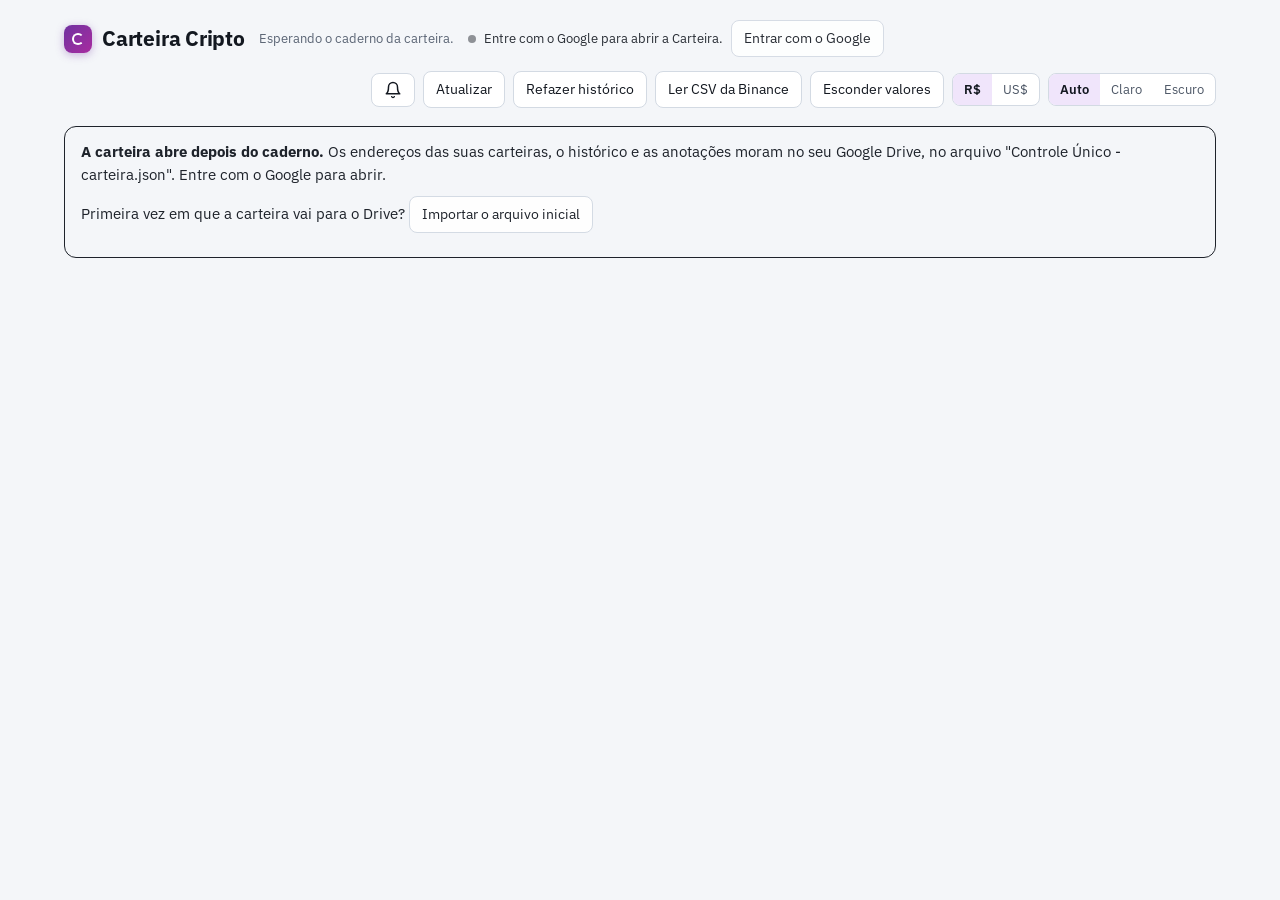
<file: carteira.html>
<!doctype html>
<html lang="pt-BR">
<head>
<meta name="referrer" content="strict-origin-when-cross-origin">
<script src="config.js?v=20261025-original-5"></script>
<meta charset="utf-8">
<meta name="viewport" content="width=device-width, initial-scale=1">
<meta name="theme-color" content="#f4f6f9" media="(prefers-color-scheme: light)">
<meta name="theme-color" content="#10141a" media="(prefers-color-scheme: dark)">
<title>Carteira · Controle Único</title>
<link rel="preconnect" href="https://fonts.googleapis.com">
<link rel="preconnect" href="https://fonts.gstatic.com" crossorigin>
<link rel="stylesheet" href="https://fonts.googleapis.com/css2?family=IBM+Plex+Sans:wght@400;500;600;700&display=swap" media="print" onload="this.media='all'"><noscript><link rel="stylesheet" href="https://fonts.googleapis.com/css2?family=IBM+Plex+Sans:wght@400;500;600;700&display=swap"></noscript>
<link rel="stylesheet" href="tema.css?v=20261025-original-5">
<style>
/* toque: o navegador não espera para ver se é duplo toque, e o dedo acerta o alvo */
button,a,summary,select,input,label{touch-action:manipulation}
:root{  color-scheme: light dark;
  --accent-ink:#ffffff; --area:#7030a0; --aporte:#6f7a8a;
  /* cores das redes: as mesmas em todo o site, tiradas dos logotipos */
  --n-binance:#c99400; --n-bsc:#d9731a; --n-base:#0052ff; --n-pulsechain:#d6249f; --n-solana:#0fa37f; --n-banco:#6f7a8a; --n-fora:#8a94a3;
}
@media (prefers-color-scheme: dark){ :root:not([data-theme="light"]){  --accent-ink:#1b1026; --area:#c8a4f2; --aporte:#818d9d;
  --n-binance:#f0b90b; --n-bsc:#f5a05a; --n-base:#5b8cff; --n-pulsechain:#f062c0; --n-solana:#3ddc97; --n-banco:#aab6c6; --n-fora:#818d9d;
}}
:root[data-theme="dark"]{  --accent-ink:#1b1026; --area:#c8a4f2; --aporte:#818d9d;
  --n-binance:#f0b90b; --n-bsc:#f5a05a; --n-base:#5b8cff; --n-pulsechain:#f062c0; --n-solana:#3ddc97; --n-banco:#aab6c6; --n-fora:#818d9d;
}
*{ box-sizing:border-box; }
body{ margin:0; background:var(--bg); color:var(--text); font:15px/1.5 var(--font); -webkit-font-smoothing:antialiased; }
button,select,input,textarea{ font:inherit; color:inherit; }
.wrap{ max-width:1200px; margin:0 auto; padding:20px 24px 56px; }
.num{ font-variant-numeric:tabular-nums; font-weight:600; }
.privado .v{ filter:blur(7px); }
.pos{ color:var(--pos); } .neg{ color:var(--neg); }
:focus-visible{ outline:2px solid var(--accent); outline-offset:2px; }
header{ display:flex; align-items:center; gap:14px; flex-wrap:wrap; margin-bottom:18px; }
header h1{ margin:0; font-size:21px; font-weight:700; letter-spacing:-.01em; display:flex; align-items:center; gap:10px; }
.marca{ width:28px; height:28px; border-radius:8px; background:linear-gradient(135deg, var(--accent), color-mix(in srgb, var(--accent) 45%, var(--n-pulsechain))); position:relative; box-shadow:0 2px 8px color-mix(in srgb, var(--accent) 35%, transparent); }
.marca::after{ content:""; position:absolute; inset:8px; border-radius:50%; border:2.5px solid var(--surface); border-right-color:transparent; }
/* alertas */
.sino-caixa{ position:relative; }
.sino{ display:inline-flex; align-items:center; gap:6px; padding:6px 10px; }
.sino .conta{ min-width:18px; height:18px; border-radius:9px; background:var(--warn); color:var(--surface); font-size:11px; font-weight:700; display:inline-grid; place-items:center; padding:0 5px; }
.sino .conta.urgente{ background:var(--neg); }
.rot-sr{ position:absolute; width:1px; height:1px; overflow:hidden; clip:rect(0 0 0 0); }
.painel-alertas{ position:absolute; right:0; top:calc(100% + 8px); width:min(380px, 92vw); max-height:70vh; overflow:auto; background:var(--surface); border:1px solid var(--line); border-radius:12px; box-shadow:0 12px 32px rgba(0,0,0,.25); padding:10px; z-index:20; }
.aviso-item{ display:grid; grid-template-columns:10px 1fr; gap:4px 10px; padding:10px; border-radius:8px; cursor:pointer; }
.aviso-item:hover{ background:var(--surface-2); }
.aviso-item i{ width:10px; height:10px; border-radius:50%; margin-top:5px; }
.aviso-item.urgente i{ background:var(--neg); } .aviso-item.atencao i{ background:var(--warn); } .aviso-item.info i{ background:var(--faint); }
.aviso-item b{ font-size:14px; } .aviso-item small{ grid-column:2; color:var(--muted); font-size:12px; }
.painel-alertas .rodape{ border-top:1px solid var(--line); margin-top:6px; padding:10px 10px 4px; font-size:12px; color:var(--faint); display:flex; gap:8px; align-items:center; justify-content:space-between; }
.status{ color:var(--faint); font-size:13px; }
.status.trab::before{ content:""; display:inline-block; width:8px; height:8px; border-radius:50%; background:var(--accent); margin-right:6px; animation:pulso 1s infinite alternate; }
@keyframes pulso{ from{opacity:.3} to{opacity:1} }
.acoes{ margin-left:auto; display:flex; gap:8px; flex-wrap:wrap; align-items:center; }
.btn{ border:1px solid var(--line); background:var(--surface); border-radius:var(--radius); padding:7px 12px; cursor:pointer; font-size:14px; }
.btn:hover{ border-color:var(--faint); }
.btn:disabled{ opacity:.55; cursor:default; }
.seg{ display:inline-flex; border:1px solid var(--line); border-radius:var(--radius); overflow:hidden; background:var(--surface); }
.seg button{ border:0; background:none; padding:6px 11px; cursor:pointer; font-size:13px; color:var(--muted); }
.seg button[aria-pressed="true"]{ background:var(--accent-soft); color:var(--text); font-weight:600; }
/* no celular o último período ("Tudo") ficava cortado e fora de alcance: os seis dividem a largura */
@media (max-width:700px){ #periodo{ display:flex; max-width:100%; } #periodo button{ flex:1 1 0; min-width:0; padding:6px 3px; } }
.painel{ background:var(--surface); border:1px solid var(--line); border-radius:var(--radius); padding:18px 20px; }
.painel h2{ margin:0 0 12px; font-size:16px; font-weight:700; display:flex; align-items:center; gap:10px; flex-wrap:wrap; }
.painel h2 .dir{ margin-left:auto; display:flex; gap:10px; align-items:center; font-weight:400; flex-wrap:wrap; }
.nota{ font-size:12px; color:var(--faint); }
.vazio{ color:var(--muted); font-size:14px; padding:6px 0; }

/* herói */
.cabeca{ display:flex; gap:36px; align-items:flex-end; flex-wrap:wrap; }
.total{ font-size:52px; line-height:1; letter-spacing:-.02em; font-weight:700; font-variant-numeric:tabular-nums; }
.sub{ color:var(--muted); font-size:14px; margin-top:6px; }
.par{ display:flex; gap:30px; flex-wrap:wrap; }
.par span{ display:block; color:var(--muted); font-size:13px; }
.par b{ font-size:21px; }
.ctrl{ display:flex; gap:10px; flex-wrap:wrap; align-items:center; margin:18px 0 6px; }
.legenda{ display:flex; gap:14px; margin-left:auto; font-size:13px; color:var(--muted); flex-wrap:wrap; }
.legenda i{ display:inline-block; width:14px; height:3px; border-radius:2px; vertical-align:middle; margin-right:6px; }
.grafico{ position:relative; }
svg.g{ display:block; width:100%; height:300px; }
.eixo text{ fill:var(--faint); font-size:12px; font-family:var(--font); }
.grade{ stroke:var(--line); stroke-width:1; }
.dica{ position:absolute; pointer-events:none; background:var(--surface-2); border:1px solid var(--line); border-radius:var(--radius); padding:8px 10px; font-size:13px; min-width:180px; opacity:0; transition:opacity .12s; z-index:2; }
.dica.on{ opacity:1; }
.dica div{ display:flex; justify-content:space-between; gap:14px; }

.linha2{ display:grid; grid-template-columns:1fr 1.7fr; gap:18px; margin-top:18px; }
.linha3{ display:grid; grid-template-columns:1fr 1fr; gap:18px; margin-top:18px; }
.cheia{ margin-top:18px; }
.onde{ list-style:none; margin:0; padding:0; }
.onde li{ padding:10px 0; border-top:1px solid var(--line); }
.onde li:first-child{ border-top:0; }
.onde .l1{ display:flex; justify-content:space-between; gap:10px; }
.onde .l2{ color:var(--muted); font-size:13px; }
.barra{ height:6px; background:var(--surface-2); border-radius:3px; margin-top:6px; overflow:hidden; }
.barra i{ display:block; height:100%; border-radius:3px; }
table{ width:100%; border-collapse:collapse; font-size:14px; }
th{ text-align:right; color:var(--muted); font-weight:500; font-size:13px; padding:0 8px 8px; border-bottom:1px solid var(--line); white-space:nowrap; }
th:first-child, td:first-child{ text-align:left; padding-left:0; }
td{ text-align:right; padding:9px 8px; border-bottom:1px solid var(--line); vertical-align:top; }
td.num{ white-space:nowrap; }
tr.grupo td{ text-align:left; color:var(--muted); font-size:13px; padding-top:16px; border-bottom:0; }
td small{ display:block; color:var(--faint); font-size:12px; font-weight:400; }
.selo{ display:inline-block; font-size:11px; padding:1px 6px; border-radius:10px; background:var(--warn-soft); color:var(--warn); margin-left:6px; font-weight:500; vertical-align:middle; }
.peso{ display:inline-block; width:48px; height:5px; background:var(--surface-2); border-radius:3px; vertical-align:middle; margin-left:8px; overflow:hidden; }
.peso i{ display:block; height:100%; background:var(--accent); }
label.chk{ font-size:13px; color:var(--muted); display:inline-flex; gap:6px; align-items:center; cursor:pointer; }
.lista{ list-style:none; margin:0; padding:0; }
.lista > li{ padding:10px 0; border-top:1px solid var(--line); }
.lista > li:first-child{ border-top:0; }
.lin{ display:flex; justify-content:space-between; gap:12px; }
.lin .d{ color:var(--faint); font-size:13px; white-space:nowrap; }
.aviso{ padding:10px 12px; border-left:3px solid var(--warn); background:var(--warn-soft); border-radius:0 var(--radius) var(--radius) 0; margin-bottom:8px; font-size:14px; }
.aviso small{ display:block; color:var(--muted); }
.diario li{ display:grid; grid-template-columns:88px 1fr; gap:4px 14px; }
.diario .d{ color:var(--faint); font-size:13px; padding-top:2px; }
.diario .depois{ font-size:13px; color:var(--muted); }
.anotar{ border:0; background:none; color:var(--faint); font-size:12px; padding:2px 0; margin-top:4px; cursor:pointer; }
.anotar:hover{ color:var(--accent); }
.diario textarea{ width:100%; min-height:34px; resize:vertical; border:1px solid var(--line); background:var(--surface-2); border-radius:6px; padding:6px 8px; font-size:13px; margin-top:6px; }
.diario .rede{ color:var(--faint); font-size:12px; }
select.cat{ font-size:12px; font-weight:600; padding:1px 4px; margin-right:8px; border-radius:10px; border:1px solid var(--line); background:var(--accent-soft); color:var(--text); cursor:pointer; vertical-align:1px; }
select.cat.duvida{ background:var(--warn-soft); color:var(--warn); border-color:var(--warn); }
.mais{ margin-top:10px; }
.drop{ border:1px dashed var(--line); border-radius:var(--radius); padding:12px; text-align:center; color:var(--muted); font-size:13px; margin-top:10px; }
.drop.sobre{ border-color:var(--accent); background:var(--accent-soft); }
.oculto{ display:none !important; }
h1,h2{ text-wrap:balance; }
.pular{ position:absolute; left:-9999px; top:8px; z-index:5; background:var(--surface); border:1px solid var(--accent); border-radius:var(--radius); padding:8px 12px; color:var(--text); }
.pular:focus{ left:16px; }
/* abas */
.abas{ display:flex; gap:4px; border-bottom:1px solid var(--line); margin:0 0 18px; overflow-x:auto; }
.abas button{ border:0; background:none; padding:10px 14px; cursor:pointer; font-size:14px; color:var(--muted); border-bottom:2px solid transparent; margin-bottom:-1px; white-space:nowrap; }
.abas button{ flex:none; }
.abas button:hover{ color:var(--text); }
.abas button[aria-selected="true"]{ color:var(--text); font-weight:600; border-bottom-color:var(--accent); }
#cabAtivos th{ cursor:pointer; user-select:none; } #cabAtivos th:hover{ color:var(--text); }
#cabAtivos th[aria-sort="ascending"], #cabAtivos th[aria-sort="descending"]{ color:var(--text); }
#cabAtivos .seta{ margin-left:3px; color:var(--accent); }
.abas .cont{ font-size:12px; color:var(--faint); margin-left:6px; font-weight:400; }
.abas .cont.alerta{ color:var(--warn); }
[data-aba][hidden], .abas[hidden]{ display:none !important; }
/* variação curta ao lado do total */
.mudou{ display:flex; gap:18px; flex-wrap:wrap; margin-top:10px; font-size:14px; color:var(--muted); }
.mudou b{ margin-left:4px; }
/* rede em cada linha */
.tag{ display:inline-flex; align-items:center; gap:5px; margin-right:8px; }
.tag::before{ content:""; width:7px; height:7px; border-radius:50%; background:var(--c); }
.tag:has(.ico)::before{ display:none; }
.ico{ flex:none; display:inline-block; vertical-align:middle; border-radius:50%; }
.gcab{ display:flex; align-items:center; gap:12px; background:var(--surface-2); border-radius:var(--radius); padding:10px 12px; margin-top:6px; }
.gcab b{ display:block; color:var(--text); font-size:15px; } .gcab small{ color:var(--muted); font-size:12px; }
.gcab .gval{ margin-left:auto; text-align:right; }
tr.grupo td{ padding-left:0; padding-right:0; }
tr.resumo td{ color:var(--muted); font-size:13px; border-bottom:0; }
/* rosca de "Onde está" */
.rosca{ display:grid; grid-template-columns:170px 1fr; gap:18px; align-items:center; }
.rosca > svg{ width:170px; height:170px; display:block; }
.rosca .centro1{ fill:var(--muted); font-size:11px; font-family:var(--font); }
.rosca .centro2{ fill:var(--text); font-size:16px; font-weight:700; font-family:var(--font); }
.fatia{ transition:opacity .12s; } .fatia{ cursor:pointer; } .fatia.apagada{ opacity:.25; }
.rosca > svg:hover .fatia:not(:hover){ opacity:.45; }
.leg-r li.clic{ cursor:pointer; border-radius:6px; } .leg-r li.clic:hover{ background:var(--surface-2); }
.voltar{ border:0; background:none; color:var(--accent); font-size:13px; padding:0 0 6px; cursor:pointer; }
/* botões de linha do gráfico */
.grafico-lado{ display:grid; grid-template-columns:1fr 150px; gap:14px; align-items:start; }
.series{ display:flex; flex-direction:column; gap:6px; padding-top:6px; }
.series .chip{ justify-content:flex-start; }
svg.g .selecao{ fill:var(--accent); fill-opacity:.14; stroke:var(--accent); stroke-opacity:.5; }
#svg .alvo{ cursor:crosshair; }
@media (max-width:700px){ .grafico-lado{ grid-template-columns:1fr; } .series{ flex-direction:row; flex-wrap:wrap; } }
.chip{ display:inline-flex; align-items:center; gap:6px; border:1px solid var(--line); background:var(--surface); border-radius:999px; padding:4px 11px 4px 8px; font-size:13px; color:var(--muted); cursor:pointer; }
.chip i{ width:10px; height:10px; border-radius:50%; background:var(--c); }
.chip[aria-pressed="true"]{ border-color:var(--c); color:var(--text); font-weight:600; background:color-mix(in srgb, var(--c) 12%, var(--surface)); }
.chip[aria-pressed="false"] .ico, .chip[aria-pressed="false"] i{ opacity:.45; filter:grayscale(1); }
.leg-r{ list-style:none; margin:0; padding:0; font-size:14px; }
.leg-r li{ display:flex; gap:8px; align-items:baseline; padding:5px 0; border-top:1px solid var(--line); }
.leg-r li:first-child{ border-top:0; }
.leg-r i{ width:10px; height:10px; border-radius:3px; flex:none; align-self:center; }
.leg-r .n{ flex:1; } .leg-r small{ color:var(--faint); font-size:12px; margin-left:6px; }
/* mapa */
.rolar{ overflow-x:auto; }
svg.mapa{ display:block; width:100%; min-width:760px; height:auto; }
svg.mapa text{ font-family:var(--font); fill:var(--text); }
svg.mapa .t2{ fill:var(--muted); font-size:12px; }
svg.mapa .caixa{ fill:var(--surface-2); stroke:var(--line); }
svg.mapa .rot{ fill:var(--muted); font-size:12px; paint-order:stroke; stroke:var(--surface); stroke-width:4px; stroke-linejoin:round; }
.resumoAp{ display:flex; gap:30px; flex-wrap:wrap; margin-bottom:14px; }
.resumoAp span{ display:block; color:var(--muted); font-size:13px; } .resumoAp b{ font-size:21px; }
/* termômetro do mercado */
.merc{ display:grid; grid-template-columns:230px 1fr; gap:24px; align-items:center; }
.merc svg.gauge{ width:230px; height:140px; display:block; }
.merc .ind{ display:grid; grid-template-columns:repeat(auto-fit, minmax(150px, 1fr)); gap:14px; }
.merc .ind span{ display:block; color:var(--muted); font-size:13px; } .merc .ind b{ font-size:19px; } .merc .ind small{ display:block; font-size:12px; color:var(--faint); }
svg.spark{ width:100%; height:44px; display:block; margin-top:6px; }
/* quem mais rendeu */
.rend li{ display:grid; grid-template-columns:110px 1fr 90px; gap:12px; align-items:center; }
.rend .barraR{ position:relative; height:10px; background:var(--surface-2); border-radius:5px; }
.rend .barraR i{ position:absolute; top:0; bottom:0; border-radius:5px; }
.rend .barraR::after{ content:""; position:absolute; left:50%; top:-3px; bottom:-3px; width:1px; background:var(--line); }
.rend .fatos{ grid-column:1 / -1; font-size:12px; color:var(--muted); margin-top:-4px; }
.rend .fatos span{ margin-right:12px; }
/* grafo */
.caixa-grafo{ position:relative; }
svg.grafo{ display:block; width:100%; height:auto; border-radius:var(--radius); touch-action:none; cursor:grab; user-select:none;
  background:radial-gradient(circle at 50% 45%, color-mix(in srgb, var(--accent) 7%, var(--surface-2)), var(--surface-2) 70%); }
svg.grafo.pegando{ cursor:grabbing; }
svg.grafo text{ font-family:var(--font); fill:var(--text); pointer-events:none; }
svg.grafo .val{ fill:var(--muted); opacity:0; transition:opacity .2s; }
svg.grafo.perto .val, svg.grafo .no.viz .val{ opacity:1; }
svg.grafo .no{ cursor:grab; transition:opacity .2s; }
svg.grafo .no > circle{ transition:filter .2s; }
svg.grafo .no.viz > circle, svg.grafo .no:hover > circle{ filter:url(#brilho); }
svg.grafo .no-moeda .rot{ fill:var(--muted); }
svg.grafo line{ transition:opacity .2s, stroke .2s; }
svg.grafo line.viz{ stroke:var(--accent); stroke-opacity:.9; }
svg.grafo.foco .no:not(.viz), svg.grafo.foco line:not(.viz){ opacity:.12; }
svg.grafo .dentro{ fill:#fff; paint-order:stroke; stroke:rgba(0,0,0,.35); stroke-width:2px; }
svg.grafo .no-golpe .rot{ fill:var(--neg); }
svg.grafo .no-golpe{ cursor:pointer; }
.painel-golpe{ position:absolute; left:10px; top:10px; bottom:10px; width:min(340px, 80%); overflow:auto; background:var(--surface); border:1px solid var(--neg); border-radius:12px; padding:12px 14px; box-shadow:0 12px 32px rgba(0,0,0,.25); }
.painel-golpe .pg-topo{ display:flex; gap:8px; align-items:center; } .painel-golpe .pg-topo b{ color:var(--neg); }
.painel-golpe .fechar{ margin-left:auto; border:0; background:none; font-size:20px; cursor:pointer; color:var(--muted); }
.grafo-ctrl{ position:absolute; right:10px; top:10px; display:flex; gap:4px; }
.grafo-ctrl button{ min-width:30px; height:30px; border:1px solid var(--line); background:var(--surface); border-radius:8px; cursor:pointer; font-size:14px; color:var(--muted); padding:0 8px; }
.grafo-ctrl button:hover{ color:var(--text); border-color:var(--faint); }
/* fluxo em faixas */
svg.mapa .rot-f{ paint-order:stroke; stroke:var(--surface); stroke-width:4px; stroke-linejoin:round; }
svg.mapa .faixa-f{ stroke-opacity:.28; transition:stroke-opacity .15s; } svg.mapa .faixa-f:hover{ stroke-opacity:.55; }
/* por onde o dinheiro passou */
.fluxo{ display:grid; grid-template-columns:repeat(3, 1fr); gap:14px; }
.fx-col{ background:var(--surface-2); border-radius:10px; padding:14px; }
.fx-cab{ display:flex; justify-content:space-between; align-items:baseline; gap:8px; } .fx-cab b{ font-size:15px; } .fx-cab .num{ font-size:15px; }
.fx-col > .nota{ margin:2px 0 10px; }
.fx-lin{ display:grid; grid-template-columns:1fr auto; gap:4px 10px; padding:9px 0; border-top:1px solid var(--line); }
.fx-rota{ display:flex; align-items:center; gap:6px; font-size:13.5px; flex-wrap:wrap; } .fx-seta{ color:var(--faint); }
.fx-barra{ grid-column:1; height:6px; background:var(--surface); border-radius:3px; overflow:hidden; } .fx-barra i{ display:block; height:100%; border-radius:3px; }
.fx-num{ grid-column:2; grid-row:1 / span 2; text-align:right; align-self:center; } .fx-num small{ display:block; color:var(--faint); font-size:12px; }
@media (max-width:900px){ .fluxo{ grid-template-columns:1fr; } }
.bola{ display:inline-block; width:10px; height:10px; border-radius:50%; }
/* posições com faixa */
.aviso-sim{ font-size:13px; color:var(--muted); background:var(--accent-soft); border-radius:8px; padding:8px 12px; margin-bottom:10px; }
.pos-card.sim{ border-style:dashed; border-color:var(--accent); }
.pos-card{ border:1px solid var(--line); border-radius:var(--radius); padding:14px 16px; margin-top:12px; }
.pos-card:first-child{ margin-top:0; }
.pos-card .topo{ display:flex; gap:10px; align-items:center; flex-wrap:wrap; }
.pos-card .topo b{ font-size:16px; }
.pos-card .status{ font-size:12px; padding:2px 8px; border-radius:10px; font-weight:600; }
.status.dentro{ background:color-mix(in srgb, var(--pos) 18%, transparent); color:var(--pos); }
.status.fora{ background:var(--warn-soft); color:var(--warn); }
.pos-card .nums{ display:flex; gap:26px; flex-wrap:wrap; margin:10px 0 6px; font-size:14px; }
.pos-card .nums span{ display:block; color:var(--muted); font-size:12px; }
.faixa{ position:relative; height:28px; margin:8px 0 2px; }
.faixa .trilho{ position:absolute; left:0; right:0; top:12px; height:4px; background:var(--surface-2); border-radius:2px; }
.faixa .dentro{ position:absolute; top:8px; height:12px; background:var(--accent-soft); border:1px solid var(--accent); border-radius:6px; }
.faixa .agora{ position:absolute; top:2px; width:2px; height:24px; background:var(--text); }
.faixa-rot{ display:flex; justify-content:space-between; font-size:12px; color:var(--muted); }
@media (max-width:700px){ .merc{ grid-template-columns:1fr; justify-items:center; } .merc .ind{ width:100%; } }
@media (max-width:600px){ .rosca{ grid-template-columns:1fr; justify-items:center; } .leg-r{ width:100%; } }
@media (max-width:960px){ .linha2,.linha3{ grid-template-columns:1fr; } .total{ font-size:42px; } }
@media (max-width:600px){ .wrap{ padding:14px 16px 44px; } .acoes{ margin-left:0; } .total{ font-size:36px; } .ocm{ display:none; } .diario li{ grid-template-columns:1fr; } }
/* no celular a tabela de ativos rola dentro dela, sem empurrar a página para o lado; os filtros do Diário quebram linha (06/10/2026) */
.rolaX{ overflow-x:auto; -webkit-overflow-scrolling:touch; }
/* 06/10/2026: no celular "Em aberto" e "Retorno" ficavam fora da tela sem sinal; lá sai a coluna 24 h (fica no computador)
   e a linha pequena embaixo do Em aberto pode quebrar, para a tabela caber na largura */
@media (max-width:600px){ .rolaX table, .rolaX th{ font-size:12.5px; } .rolaX th, #ativos td{ padding-left:3px; padding-right:3px; } #ativos td small{ white-space:normal; }
  /* se ainda assim não couber (celular estreito), uma sombra na borda mostra que a tabela rola para o lado */
  .rolaX{ background:linear-gradient(to left, var(--surface) 30%, transparent) right / 24px 100% no-repeat local, radial-gradient(farthest-side at 100% 50%, rgba(0,0,0,.25), transparent) right / 12px 100% no-repeat scroll; } }
@media (max-width:600px){ #filtroDiario{ display:flex; flex-wrap:wrap; max-width:100%; } #filtroDiario button{ flex:1 1 auto; } }
@media (prefers-reduced-motion: reduce){ *{ transition:none !important; animation:none !important; } }
.nuvem{display:flex;align-items:center;gap:8px;flex-wrap:wrap;font-size:13px;margin:0;opacity:.9}
.nuvem-ponto{width:8px;height:8px;border-radius:50%;background:currentColor;opacity:.5;flex:none}
.nuvem-ponto.ok{background:#2f9e5b;opacity:1} .nuvem-ponto.indo{background:#d49a1c;opacity:1} .nuvem-ponto.erro{background:#d0453a;opacity:1}
#nuvem-acoes{display:flex;gap:6px;flex-wrap:wrap}
.hidden{display:none !important}
.portao{border:1px solid currentColor;border-radius:12px;padding:14px 16px;margin:12px 0;opacity:.95}
.portao p{margin:0 0 10px}
/* ---------- celular ---------- */
/* na casca, o botão de entrar é o da barra de cima; aqui fica só o aviso, numa linha com o ponto */
.na-casca #nuvem-entrar{display:none !important}
#nuvem-texto{flex:1 1 0; min-width:0}
.na-casca header h1, .na-casca #tema{display:none}
@media (max-width:700px){
  .wrap{padding:12px 12px 84px}
  header{gap:8px; margin-bottom:12px}
  .acoes{gap:6px}
  .acoes .btn{padding:6px 10px; font-size:13px}
  .btn{min-height:40px}
  #periodo button,.seg button{min-height:38px}
  .seg button{min-width:44px}
  #btnHistorico, #btnCsv{display:none}   /* tarefas de computador: refazer histórico e ler o CSV */
  #drop{display:none}   /* não dá para arrastar arquivo no celular (06/10/2026) */
  input,select,textarea,select.cat,.diario textarea{font-size:16px}
  select.cat{min-height:36px}
  .anotar,label.chk{min-height:40px}
  label.chk input{width:18px; height:18px}
  .grafo-ctrl button{min-width:40px; height:40px}
  /* Mapa: os botões saem de cima do desenho e ficam logo abaixo dele; a lista de golpes sobe de baixo */
  .grafo-ctrl{position:static; justify-content:flex-end; margin-bottom:6px; flex-wrap:wrap}
  .painel-golpe{position:fixed; left:0; right:0; top:auto; bottom:0; width:auto; max-height:70vh; border-radius:14px 14px 0 0; z-index:50}
  /* as seis abas não cabiam: Pools e Diário ficavam fora da tela sem aviso */
  .abas{flex-wrap:wrap}
  .abas button{padding:10px 8px; font-size:13px}
  #periodo button{font-size:12px; white-space:nowrap}
}
</style>
<script>/* o login do Google é feito pela casca: dentro dela esta página não baixa a biblioteca (ganha tempo no celular) */if (window.top === window.self) { var g = document.createElement("script"); g.src = "https://accounts.google.com/gsi/client"; g.async = true; document.head.appendChild(g); }</script>
<script src="nuvem.js?v=20261025-original-5"></script>
<script>/* dentro da casca do Controle Único: a casca já mostra marca, abas e tema */ if (window.top !== window.self) document.documentElement.classList.add("na-casca");</script>
</head>
<body>
<a class="pular" href="#conteudo">Pular para o conteúdo</a>
<!-- degradês dos ícones de rede, definidos uma vez fora das abas (um degradê dentro de uma aba escondida some) -->
<svg width="0" height="0" style="position:absolute" aria-hidden="true"><defs>
  <linearGradient id="gPls" x1="0" y1="0" x2="1" y2="1"><stop offset="0" stop-color="#00E0FF"/><stop offset=".5" stop-color="#8000FF"/><stop offset="1" stop-color="#FF0080"/></linearGradient>
  <linearGradient id="gSol" x1="0" y1="1" x2="1" y2="0"><stop offset="0" stop-color="#9945FF"/><stop offset="1" stop-color="#14F195"/></linearGradient>
</defs></svg>
<div class="wrap">
  <header>
    <h1><span class="marca" aria-hidden="true"></span>Carteira Cripto</h1>
    <span class="status" id="status" role="status" aria-live="polite">Abrindo…</span>
    <p class="nuvem"><span class="nuvem-ponto" id="nuvem-ponto"></span><span id="nuvem-texto">Carregando…</span>
      <button class="btn" id="nuvem-entrar">Entrar com o Google</button><span id="nuvem-acoes"></span></p>
    <div class="acoes">
      <div class="sino-caixa">
        <button class="btn sino" id="btnAlertas" aria-expanded="false" aria-controls="painelAlertas" title="Alertas"><svg width="18" height="18" viewBox="0 0 24 24" fill="none" stroke="currentColor" stroke-width="2" stroke-linecap="round" stroke-linejoin="round" aria-hidden="true"><path d="M6 8a6 6 0 0 1 12 0c0 7 3 9 3 9H3s3-2 3-9"/><path d="M10.3 21a1.94 1.94 0 0 0 3.4 0"/></svg><span class="conta oculto" id="contaAlertas"></span><span class="rot-sr">Alertas</span></button>
        <div class="painel-alertas" id="painelAlertas" hidden></div>
      </div>
      <button class="btn" id="btnAtualizar" title="Busca saldos e cotações de agora">Atualizar</button>
      <button class="btn" id="btnHistorico" title="Relê todas as transações e refaz o gráfico. Leva alguns minutos.">Refazer histórico</button>
      <button class="btn" id="btnCsv" title="Lê o CSV do histórico de transações exportado da Binance">Ler CSV da Binance</button>
      <input type="file" id="arqCsv" accept=".csv,.zip,text/csv" class="oculto">
      <button class="btn" id="btnOlho" aria-pressed="false">Esconder valores</button>
      <div class="seg" id="moeda" aria-label="Moeda">
        <button data-v="BRL" aria-pressed="true">R$</button><button data-v="USD">US$</button>
      </div>
      <div class="seg" id="tema" aria-label="Tema">
        <button data-v="auto" aria-pressed="true">Auto</button><button data-v="light" aria-pressed="false">Claro</button><button data-v="dark" aria-pressed="false">Escuro</button>
      </div>
    </div>
  </header>
  <div class="portao" id="portao" hidden>
    <p><b>A carteira abre depois do caderno.</b> Os endereços das suas carteiras, o histórico e as anotações
    moram no seu Google Drive, no arquivo "Controle Único - carteira.json". Entre com o Google para abrir.</p>
    <p>Primeira vez em que a carteira vai para o Drive? <button class="btn" id="btnInicial">Importar o arquivo inicial</button>
      <input type="file" id="arqInicial" accept="application/json" class="oculto"></p>
  </div>

  <nav class="abas" role="tablist" aria-label="Seções" id="abas">
    <button role="tab" data-aba="geral" aria-selected="true">Visão geral<span class="cont" id="contGeral"></span></button>
    <button role="tab" data-aba="mapa" aria-selected="false">Mapa</button>
    <button role="tab" data-aba="ativos" aria-selected="false">Ativos<span class="cont" id="contAtivos"></span></button>
    <button role="tab" data-aba="aportes" aria-selected="false">Aportes<span class="cont" id="contAportes"></span></button>
    <button role="tab" data-aba="pools" aria-selected="false">Pools<span class="cont" id="contPools"></span></button>
    <button role="tab" data-aba="diario" aria-selected="false">Diário<span class="cont" id="contDiario"></span></button>
  </nav>

  <main id="conteudo" tabindex="-1">
  <div data-aba="geral">
  <section class="painel" aria-label="Patrimônio">
    <div class="cabeca">
      <div><div class="total v" id="total">—</div><div class="sub" id="subtotal"></div><div class="mudou" id="mudou"></div></div>
      <div class="par">
        <div><span id="rotPeriodo">No período</span><b class="num v" id="periodoVar">—</b></div>
      </div>
    </div>
    <div class="ctrl">
      <div class="seg" id="periodo" aria-label="Período">
        <button data-v="7">1 semana</button><button data-v="30">1 mês</button><button data-v="90">3 meses</button><button data-v="182">6 meses</button><button data-v="365" aria-pressed="true">1 ano</button><button data-v="0">Tudo</button>
      </div>
      <button class="btn oculto" id="btnTirarZoom" style="font-size:13px;padding:5px 10px">Tirar zoom</button>
    </div>
    <div class="grafico-lado">
      <div class="grafico"><svg class="g" id="svg" viewBox="0 0 1000 300" preserveAspectRatio="none" role="img" aria-label="Evolução do patrimônio"></svg><div class="dica" id="dica"></div></div>
      <div class="series" id="series" role="group" aria-label="Linhas do gráfico"></div>
    </div>
    <div class="nota">Passe o mouse para ver cada dia; arraste sobre o gráfico para dar zoom num trecho. Ligue e desligue as linhas à direita. O gráfico com os aportes está na aba Aportes.</div>
  </section>

  <div class="linha3">
    <section class="painel" aria-label="Desde a sua última visita"><h2>Desde a sua última visita</h2><div id="visita"></div></section>
    <section class="painel" aria-label="Onde está"><h2>Onde está</h2><div id="onde"></div></section>
  </div>
  <section class="painel cheia" aria-label="Termômetro do mercado"><h2>Termômetro do mercado</h2><div id="mercado"></div></section>
  <section class="painel cheia" aria-label="Precisa da sua atenção"><h2>Precisa da sua atenção</h2><div id="pendencias"></div>
    <div class="drop" id="drop">Arraste aqui o CSV exportado da Binance para atualizar os dados da corretora.</div></section>
  </div>

  <div data-aba="mapa" hidden>
    <section class="painel" aria-label="Onde está o seu dinheiro"><h2>Onde está o seu dinheiro agora</h2>
      <div class="caixa-grafo"><svg class="grafo" id="mapaGrafo" viewBox="0 0 1000 620" role="img" aria-label="Grafo das carteiras, redes e moedas"></svg>
        <div class="grafo-ctrl" id="grafoCtrl"><button data-z="mais" title="Aproximar" aria-label="Aproximar">+</button><button data-z="menos" title="Afastar" aria-label="Afastar">−</button><button data-z="centro" title="Enquadrar tudo" aria-label="Enquadrar tudo">⤢</button><button data-z="reorganizar" title="Reorganizar do zero">Reorganizar</button></div>
        <div class="painel-golpe" id="painelGolpe" hidden></div></div>
      <div class="nota" style="margin-top:8px">Arraste as bolhas para organizar (a posição fica salva), arraste o fundo para mover a vista e use a roda do mouse para o zoom; de perto aparecem os valores. O tamanho de cada bolha acompanha o valor. Moedas abaixo de R$ 10 entram em “outras”.</div>
    </section>
    <section class="painel cheia" aria-label="Por onde o dinheiro passou"><h2>Por onde o dinheiro passou</h2>
      <div class="fluxo" id="fluxo"></div>
      <div class="nota" style="margin-top:10px">Soma de todas as transferências desde <span id="fluxoDesde">o início</span>, pelo valor do dia de cada uma. Trocas, pools e tokens-golpe ficam de fora.</div>
    </section>
  </div>

  <div data-aba="aportes" hidden>
    <section class="painel" aria-label="Aportes">
      <h2>Aportes</h2>
      <div class="resumoAp" id="resumoAp"></div>
      <div class="ctrl" style="margin-top:0"><div class="legenda" id="legendaAp" style="margin-left:0"></div></div>
      <div class="grafico"><svg class="g" id="svgAp" viewBox="0 0 1000 300" preserveAspectRatio="none" role="img" aria-label="Patrimônio e total aportado desde o início"></svg><div class="dica" id="dicaAp"></div></div>
      <div class="nota">O aportado líquido são os depósitos em reais na Binance menos os saques em reais para o banco. Cada ponto na linha tracejada é um aporte.</div>
    </section>
    <section class="painel cheia" aria-label="Lista de aportes"><h2>Todos os aportes</h2><ul class="lista" id="listaAp"></ul></section>
  </div>

  <div data-aba="ativos" hidden>
    <section class="painel" aria-label="Ativos">
      <h2>Ativos<span class="dir">
        <label class="chk"><input type="checkbox" id="pequenos" checked> Esconder abaixo de R$ 10</label>
        <span class="seg" id="agrupar"><button data-v="ativo" aria-pressed="true">Por ativo</button><button data-v="carteira">Por carteira</button></span>
      </span></h2>
      <div class="resumoAp" id="resumoAtivos"></div>
      <div class="rolaX"><table><thead id="cabAtivos"><tr><th data-col="ativo">Ativo<span class="seta"></span></th><th class="ocm" data-col="q">Quantidade<span class="seta"></span></th><th class="ocm" data-col="avg">Preço médio<span class="seta"></span></th><th class="ocm" data-col="p">Preço<span class="seta"></span></th><th class="ocm" data-col="d1">24 h<span class="seta"></span></th><th data-col="v">Valor<span class="seta"></span></th><th data-col="res" title="O que você ganharia ou perderia vendendo esta moeda hoje, pelo preço médio">Em aberto<span class="seta"></span></th><th data-col="roi" title="Retorno sobre tudo o que a moeda custou, contando o que as vendas já renderam">Retorno<span class="seta"></span></th><th class="ocm" data-col="peso">Peso<span class="seta"></span></th></tr></thead><tbody id="ativos"></tbody></table></div>
      <div class="nota" style="margin-top:8px">Preço médio e resultado contam desde que a moeda entrou na carteira, pelo preço daquele dia. Transferências entre as suas carteiras não mudam o preço médio. A coluna 24 h compara o preço de agora com o fechamento de ontem.</div>
    </section>
    <section class="painel cheia" aria-label="Quem mais rendeu">
      <h2>Quem mais rendeu<span class="dir"><span class="seg" id="periodoRend"><button data-v="7">7 dias</button><button data-v="30" aria-pressed="true">30 dias</button><button data-v="90">90 dias</button><button data-v="365">1 ano</button></span></span></h2>
      <div id="rendimento"></div>
      <div class="nota" style="margin-top:10px">Variação do preço de cada moeda que você tem hoje, com os fatos que costumam pesar numa decisão de venda: lucro sobre o seu preço médio, peso na carteira e liquidez. O site mostra os fatos; não recomenda comprar nem vender.</div>
    </section>
    <section class="painel cheia" aria-label="Risco de liquidez"><h2>Risco de liquidez</h2><div id="liquidez"></div></section>
  </div>

  <div data-aba="pools" hidden>
    <section class="painel" aria-label="Posições com faixa"><h2>Posições com faixa de preço</h2><div id="posicoes"></div></section>
    <section class="painel cheia" aria-label="Pools de liquidez"><h2>Pools de liquidez</h2><div id="pools"></div></section>
  </div>

  <div data-aba="diario" hidden>
  <section class="painel" aria-label="Diário de decisões">
    <h2>Diário de decisões<span class="dir">
      <span class="seg" id="filtroDiario"><button data-v="todos" aria-pressed="true">Tudo</button><button data-v="troca">Trocas</button><button data-v="aporte">Aportes</button><button data-v="mov">Envios e recebimentos</button><button data-v="nota">Com anotação</button><button data-v="duvida">A classificar</button></span>
    </span></h2>
    <ul class="lista diario" id="diario"></ul>
    <button class="btn mais oculto" id="btnMais">Mostrar mais</button>
    <div class="nota" style="margin-top:10px">Anote por que fez cada movimento. Nas trocas, o site compara hoje o que você recebeu com o que teria se tivesse ficado com o que deu. <button class="btn" id="btnBackup" style="margin-left:8px">Salvar anotações num arquivo</button> <button class="btn" id="btnRestaurar">Restaurar anotações</button><input type="file" id="arqBackup" accept=".json" class="oculto"></div>
  </section>
  </div>
  </main>
</div>

<script>
/* Controle Único: os dados pessoais da carteira (endereços, histórico da Solana, extrato da
   Binance, contratos classificados e as anotações do Diário) moram no caderno
   "Controle Único - carteira.json", no Google Drive. Este arquivo é público e não traz nenhum. */
var CARTEIRA_CACHE = "controle-unico-carteira-cache";
var CARTEIRA_DADOS = null;
try { CARTEIRA_DADOS = JSON.parse(localStorage.getItem(CARTEIRA_CACHE)); } catch(e){}
if (CARTEIRA_DADOS) {
  /* o caderno manda: as anotações e o CSV guardados soltos neste navegador seguem ele */
  try {
    localStorage.setItem("cripto-v1-diario", JSON.stringify(CARTEIRA_DADOS.diario || {}));
    localStorage.setItem("cripto-v1-classe", JSON.stringify(CARTEIRA_DADOS.classe || {}));
    localStorage.removeItem("cripto-v1-binance");
  } catch(e){}
}
function aoGravarCarteira(k, v){
  var campo = {"cripto-v1-diario":"diario", "cripto-v1-classe":"classe", "cripto-v1-binance":"binanceCsv", "cripto-v1-naogolpe":"naoGolpe"}[k];
  if (!campo || !CARTEIRA_DADOS) return;
  CARTEIRA_DADOS[campo] = v;
  CARTEIRA_DADOS.atualizadoEm = new Date().toISOString();
  try { localStorage.setItem(CARTEIRA_CACHE, JSON.stringify(CARTEIRA_DADOS)); } catch(e){}
  if (window.cadernoCarteira) cadernoCarteira.mudou();
}
</script>
<script>
'use strict';
/* ================= configuração ================= */
const EU_EVM = ((CARTEIRA_DADOS && CARTEIRA_DADOS.enderecos && CARTEIRA_DADOS.enderecos.evm) || '').toLowerCase();
const EU_SOL = (CARTEIRA_DADOS && CARTEIRA_DADOS.enderecos && CARTEIRA_DADOS.enderecos.sol) || '';
const ZERO = '0x0000000000000000000000000000000000000000';
const REDES = {
  binance:    { nome:'Binance',    carteira:'Corretora' },
  base:       { nome:'Base',       carteira:'MetaMask / Rabby', api:'https://base.blockscout.com/api', nativo:'ETH', gt:'base' },
  pulsechain: { nome:'PulseChain', carteira:'MetaMask / Rabby', api:'https://api.scan.pulsechain.com/api', rpc:'https://rpc.pulsechain.com', nativo:'PLS', gt:'pulsechain' },
  solana:     { nome:'Solana',     carteira:'Phantom', rpc:'https://solana-rpc.publicnode.com', nativo:'SOL' },
  bsc:        { nome:'BNB Chain',  carteira:'MetaMask / Rabby', rpc:'https://bsc-dataseed.binance.org', nativo:'BNB', gt:'bsc' },
};
// tokens da BNB Chain lidos pelo saldo (não há histórico gratuito para descobri-los sozinho); conferidos na Zerion e no DeBank em 24/09/2026
// contratos com que a carteira falou, identificados no explorador de cada rede em 24/09/2026, para classificar o diário
// endereço → [protocolo, categoria quando sai dinheiro, categoria quando entra, certeza]
const CONTRATOS = { pulsechain:{}, base:{} };
((CARTEIRA_DADOS && CARTEIRA_DADOS.contratos) || []).forEach(([r, a, protocolo, envio, receb, certeza]) => CONTRATOS[r][a] = { protocolo, envio, receb, certeza });
const TOKENS_BSC = (CARTEIRA_DADOS && CARTEIRA_DADOS.tokensBsc) || {};
const ORDEM = ['binance','base','pulsechain','solana','bsc'];
// ícones simplificados de cada rede, desenhados aqui para funcionar sem internet
const DIAMANTE = '<g fill="#F0B90B"><path d="M12 5.2l2.4 2.4L12 10 9.6 7.6z"/><path d="M12 14l2.4 2.4L12 18.8l-2.4-2.4z"/><path d="M5.2 12l2.4-2.4L10 12l-2.4 2.4z"/><path d="M14 12l2.4-2.4 2.4 2.4-2.4 2.4z"/><path d="M12 10.3l1.7 1.7-1.7 1.7-1.7-1.7z"/></g>';
const ICONES = {
  binance: `<circle cx="12" cy="12" r="12" fill="#1E2026"/>${DIAMANTE}`,
  bsc: `<circle cx="12" cy="12" r="12" fill="#F0B90B" fill-opacity=".18"/>${DIAMANTE}`,
  base: '<circle cx="12" cy="12" r="12" fill="#0052FF"/><path d="M12 19.2a7.2 7.2 0 1 0-7.17-7.9h9.5v1.4h-9.5A7.2 7.2 0 0 0 12 19.2z" fill="#fff"/>',
  pulsechain: '<circle cx="12" cy="12" r="12" fill="url(#gPls)"/><path d="M4.5 12.5h3.2l1.6-4 2.6 8 2.2-6 1.2 2h4.2" fill="none" stroke="#fff" stroke-width="1.7" stroke-linecap="round" stroke-linejoin="round"/>',
  solana: '<circle cx="12" cy="12" r="12" fill="#101114"/><g fill="url(#gSol)"><path d="M8 7.2h9.4l-1.6 1.7H6.4z"/><path d="M6.4 11.2h9.4l1.6 1.7H8z"/><path d="M8 15.2h9.4l-1.6 1.7H6.4z"/></g>',
};
const icone = (r, t = 18) => `<svg class="ico" width="${t}" height="${t}" viewBox="0 0 24 24" aria-hidden="true">${ICONES[r] || ''}</svg>`;
const PULSEX = 'https://graph.pulsechain.com/subgraphs/name/pulsechain/pulsex';
// grupos com fonte de preço conhecida (preço diário em reais)
const GRUPOS = {
  BRL:  { sim:'BRL',  nome:'Real', fixo:1 },
  BTC:  { sim:'BTC',  nome:'Bitcoin', binance:'BTCBRL' },
  ETH:  { sim:'ETH',  nome:'Ether (ETH e WETH)', binance:'ETHBRL' },
  BNB:  { sim:'BNB',  nome:'BNB', binance:'BNBBRL' },
  SOL:  { sim:'SOL',  nome:'Solana', binance:'SOLBRL' },
  USD:  { sim:'USD',  nome:'Dólar digital (USDC, USDT, BUSD, DAI)', binance:'USDTBRL' },
  SHIB: { sim:'SHIB', nome:'Shiba Inu', binance:'SHIBBRL' },
  KLAY: { sim:'KLAY', nome:'Klaytn', binanceUsd:'KLAYUSDT' },
  SUSHI:{ sim:'SUSHI',nome:'Sushi', binanceUsd:'SUSHIUSDT' },
  PLS:  { sim:'PLS',  nome:'PulseChain (PLS e WPLS)', pulsex:'0xa1077a294dde1b09bb078844df40758a5d0f9a27' },
};
const MOEDA_BINANCE = { BRL:'BRL', BTC:'BTC', ETH:'ETH', BNB:'BNB', SOL:'SOL', USDC:'USD', USDT:'USD', BUSD:'USD', SHIB:'SHIB', KLAY:'KLAY', SUSHI:'SUSHI' };
// contratos conhecidos → grupo
const TOKENS = {
  'pulsechain:0xa1077a294dde1b09bb078844df40758a5d0f9a27':'PLS',
  'pulsechain:0x02dcdd04e3f455d838cd1249292c58f3b79e3c3c':'ETH',
  'pulsechain:0x15d38573d2feeb82e7ad5187ab8c1d52810b1f07':'USD',
  'pulsechain:0xefd766ccb38eaf1dfd701853bfce31359239f305':'USD',
  'pulsechain:0x0cb6f5a34ad42ec934882a05265a7d5f59b51a2f':'USD',
  'base:0x4200000000000000000000000000000000000006':'ETH',
  'base:0x833589fcd6edb6e08f4c7c32d4f71b54bda02913':'USD',
  'solana:EPjFWdd5AufqSSqeM2qN1xzybapC8G4wEGGkZwyTDt1v':'USD',
  'solana:Es9vMFrzaCERmJfrF4H2FYD4KCoNkY11McCe8BenwNYB':'USD',
};
// sobe quando o histórico passa a guardar algo novo; um histórico de versão antiga é refeito sozinho
const VERSAO_HIST = 4;   // 4: moeda sacada da Binance que chega com outro nome casa pelo símbolo (06/10/2026). 3: saque em reais vira resgate para o banco e moedas marcadas como "não é golpe" (04/10/2026)
const LS = { precos:'cripto-v1-precos', hist:'cripto-v1-hist', csv:'cripto-v1-binance', diario:'cripto-v1-diario', visita:'cripto-v1-visita', tema:'cripto-v1-tema', vivo:'cripto-v1-vivo', classe:'cripto-v1-classe' };
const lsGet = (k, d) => { try{ const v = localStorage.getItem(k); return v ? JSON.parse(v) : d; }catch(e){ return d; } };
// o caderno do Drive é avisado mesmo quando o navegador recusa guardar a cópia (sem espaço): antes a anotação nem chegava ao Drive
const lsSet = (k, v) => { let ok = true; try{ localStorage.setItem(k, JSON.stringify(v)); }catch(e){ ok = false; } if(window.aoGravarCarteira) aoGravarCarteira(k, v); return ok; };

/* histórico da Solana gravado em 24/09/2026: vem do caderno no Drive (o servidor público não entrega o histórico a uma página) */
const SOLANA_EVENTOS = (CARTEIRA_DADOS && CARTEIRA_DADOS.solanaEventos) || [];
/* CSV da Binance: vem do caderno no Drive (antes ficava escrito aqui) */
const BINANCE_CSV_INICIAL = (CARTEIRA_DADOS && CARTEIRA_DADOS.binanceCsv) || '';
// O CSV de agora: o do navegador ou, se ele não coube lá (armazenamento cheio), o do caderno, que é o guardado
// no Drive. Antes caía no CSV lido na abertura e o segundo CSV importado apagava as linhas do primeiro (06/10/2026).
const csvAtual = () => lsGet(LS.csv, null) || (CARTEIRA_DADOS && CARTEIRA_DADOS.binanceCsv) || BINANCE_CSV_INICIAL;

/* ================= utilidades ================= */
const esperar = ms => new Promise(r => setTimeout(r, ms));
const dia = t => new Date(t).toISOString().slice(0,10);
const DIA_MS = 86400000;
const un = (v, d) => { try{ const b = BigInt(v); const s = 10n ** BigInt(d); return Number(b / s) + Number(b % s) / Number(s); }catch(e){ return Number(v) / 10**d; } };
let ultimoGT = 0;
// o que dizer na tela quando uma leitura falha: nada de "HTTP 429" nem mensagem do navegador em inglês
function explicar(e){
  const m = String((e && e.message) || e || '');
  if(!navigator.onLine || /Failed to fetch|NetworkError|Load failed|sem internet/i.test(m)) return 'sem internet, ou o servidor não respondeu';
  const h = m.match(/HTTP (\d{3})/);
  if(h) return (+h[1] === 429 || +h[1] >= 500) ? 'o servidor pediu para esperar; tente de novo em alguns minutos' : 'o servidor recusou o pedido (' + h[1] + ')';
  return 'erro inesperado';
}
async function pegar(url, opts = {}, tentativas = 5){
  if(navigator.onLine === false) throw new Error('sem internet');
  let erro;
  for(let i = 0; i < tentativas; i++){
    try{
      const r = await fetch(url, opts);
      if(r.status === 429 || r.status >= 500){ erro = new Error('HTTP ' + r.status); await esperar(2500 * (i + 1) ** 2); continue; }
      if(!r.ok) throw new Error('HTTP ' + r.status + ' em ' + url.split('?')[0]);
      return await r.json();
    }catch(e){ erro = e; if(String(e.message).startsWith('HTTP 4')) throw e; if(e instanceof TypeError && i >= 1) break; await esperar(1500 * (i + 1)); }
  }
  throw erro;
}
async function gt(url){ const falta = 2300 - (Date.now() - ultimoGT); if(falta > 0) await esperar(falta); ultimoGT = Date.now(); return pegar(url, { headers:{ accept:'application/json' } }); }
async function rpc(url, method, params){ const j = await pegar(url, { method:'POST', headers:{ 'Content-Type':'application/json' }, body: JSON.stringify({ jsonrpc:'2.0', id:1, method, params }) }); if(j.error) throw new Error(j.error.message); return j.result; }
async function graph(query){ const j = await pegar(PULSEX, { method:'POST', headers:{ 'Content-Type':'application/json' }, body: JSON.stringify({ query }) }); if(j.errors) throw new Error(j.errors[0].message); return j.data; }
function parseLinha(l){ const out = []; let cur = '', q = false; for(let i = 0; i < l.length; i++){ const c = l[i]; if(q){ if(c === '"'){ if(l[i+1] === '"'){ cur += '"'; i++; } else q = false; } else cur += c; } else if(c === '"') q = true; else if(c === ','){ out.push(cur); cur = ''; } else cur += c; } out.push(cur); return out; }
// separa as linhas do CSV sem quebrar um campo entre aspas que tenha quebra de linha (uma Observação, por exemplo)
function linhasCsv(txt){ const out = []; let cur = '', q = false; const t = txt.replace(/^\uFEFF/, '');
  for(let i = 0; i < t.length; i++){ const c = t[i]; if(c === '"') q = !q;
    if(!q && (c === '\n' || c === '\r')){ if(c === '\r' && t[i+1] === '\n') i++; if(cur.trim()) out.push(cur); cur = ''; } else cur += c; }
  if(cur.trim()) out.push(cur); return out; }
let status = (txt, trab) => { const s = document.getElementById('status'); s.textContent = txt; s.classList.toggle('trab', !!trab); };

/* ================= grupos e preços ================= */
const infoToken = {}; // chave rede:contrato → {sim, nome}
for(const [c, t] of Object.entries(TOKENS_BSC)) infoToken['bsc:' + c] = { sim:t.sim, nome:t.nome };
function grupoDe(e){
  if(e.rede === 'binance') return MOEDA_BINANCE[e.k] || ('binance:' + e.k);
  if(e.k === 'nativo') return REDES[e.rede].nativo;
  return TOKENS[e.rede + ':' + e.k] || (e.rede + ':' + e.k);
}
function simDe(g){ if(GRUPOS[g]) return GRUPOS[g].sim; const i = infoToken[g]; return i ? i.sim : g.split(':').pop().slice(0,8); }
function nomeDe(g){ if(GRUPOS[g]) return GRUPOS[g].nome; const i = infoToken[g]; return i ? i.nome : g; }
function fontePreco(g){
  if(GRUPOS[g]) return GRUPOS[g];
  const [rede, addr] = g.split(':');
  if(rede === 'pulsechain') return { pulsex: addr };
  if(rede === 'base' || rede === 'bsc') return { gtNet:rede, addr };
  if(rede === 'binance') return { binance: addr + 'BRL', binanceUsd: addr + 'USDT' };
  return {};
}
async function klines(sym, desde){
  const out = {}; let t = desde;
  for(let i = 0; i < 20; i++){
    const k = await pegar(`https://api.binance.com/api/v3/klines?symbol=${sym}&interval=1d&startTime=${t}&limit=1000`);
    for(const c of k) out[dia(c[0])] = +c[4];
    if(k.length < 1000) break; t = k[k.length-1][0] + DIA_MS;
  }
  return out;
}
async function pulsexDias(addr, desdeSeg){
  const out = {}; let gtSeg = desdeSeg - DIA_MS/1000;
  for(let i = 0; i < 10; i++){
    const d = await graph(`{ tokenDayDatas(first:1000, orderBy:date, orderDirection:asc, where:{token:"${addr}", date_gt:${gtSeg}}){ date priceUSD } }`);
    const r = d.tokenDayDatas || [];
    r.forEach(x => { const p = +x.priceUSD; if(p > 0) out[dia(x.date*1000)] = p; });
    if(r.length < 1000) break; gtSeg = r[r.length-1].date;
  }
  return out;
}
async function gtDias(net, addr){
  const pools = await gt(`https://api.geckoterminal.com/api/v2/networks/${net}/tokens/${addr}/pools?page=1`).catch(() => null);
  const pool = pools && pools.data && pools.data[0] && pools.data[0].attributes.address;
  if(!pool) return {};
  const j = await gt(`https://api.geckoterminal.com/api/v2/networks/${net}/pools/${pool}/ohlcv/day?limit=1000&currency=usd&token=${addr}`).catch(() => null);
  const out = {}; ((j && j.data && j.data.attributes.ohlcv_list) || []).forEach(c => out[dia(c[0]*1000)] = c[4]);
  return out;
}
// cache de preços diários em reais: { g: { 'AAAA-MM-DD': preço } }
async function atualizarPrecos(grupos, desde, aviso){
  const cache = lsGet(LS.precos, {});
  const hoje = dia(Date.now());
  // relê a partir do último dia gravado, porque ele pode ter sido gravado antes de o dia fechar
  // Começo do histórico mais antigo que o primeiro dia guardado (um CSV mais antigo juntado, por exemplo):
  // busca desde o começo uma vez. Antes esses dias nunca eram buscados e valiam o primeiro preço guardado (06/10/2026).
  const pedidoDesde = lsGet('cripto-v1-precos-desde', {});
  const falta = g => { const m = cache[g]; if(!m) return desde; const ks = Object.keys(m).sort(); if(!ks.length) return desde;
    if(desde < Date.parse(ks[0]) - DIA_MS && !(pedidoDesde[g] <= desde)) return desde;
    const ult = ks[ks.length-1]; return ult >= hoje ? null : Date.parse(ult); };
  const anotar = (g, d) => { if(d === desde && !(pedidoDesde[g] <= d)) pedidoDesde[g] = d; };
  // dólar em reais primeiro
  const usdDesde = falta('USD');
  if(usdDesde != null){ aviso('cotação do dólar'); cache.USD = Object.assign(cache.USD || {}, await klines('USDTBRL', usdDesde)); anotar('USD', usdDesde); }
  const usd = cache.USD;
  const usdEm = d => precoEm(usd, d) || 5;
  let n = 0;
  for(const g of grupos){
    n++;
    if(g === 'USD' || g === 'BRL') continue;
    const f = fontePreco(g), desdeG = falta(g);
    if(desdeG == null) continue;
    aviso(`preços de ${simDe(g)} (${n}/${grupos.length})`);
    let m = {};
    try{
      if(f.binance){ try{ m = await klines(f.binance, desdeG); }catch(e){ if(!f.binanceUsd) throw e; } }
      if(!Object.keys(m).length && f.binanceUsd){ const u = await klines(f.binanceUsd, desdeG).catch(() => ({})); for(const [d,p] of Object.entries(u)) m[d] = p * usdEm(d); }
      if(f.pulsex){ const u = await pulsexDias(f.pulsex, Math.floor(desdeG/1000)); for(const [d,p] of Object.entries(u)) m[d] = p * usdEm(d); }
      if(f.gtNet){ const u = await gtDias(f.gtNet, f.addr); for(const [d,p] of Object.entries(u)) m[d] = p * usdEm(d); }
      anotar(g, desdeG);
    }catch(e){ console.warn('preço', g, e); }
    cache[g] = Object.assign(cache[g] || {}, m);
    if(!Object.keys(cache[g]).length) cache[g] = {};
  }
  if(!lsSet(LS.precos, cache)) console.warn('sem espaço para guardar preços');
  else lsSet('cripto-v1-precos-desde', pedidoDesde);
  return cache;
}
const ordCache = new WeakMap();
function precoEm(m, d){
  if(!m) return 0;
  if(m[d] != null) return m[d];
  let ks = ordCache.get(m); if(!ks){ ks = Object.keys(m).sort(); ordCache.set(m, ks); }
  if(!ks.length) return 0;
  if(d < ks[0]) return m[ks[0]];
  let lo = 0, hi = ks.length - 1;
  while(lo < hi){ const mid = (lo + hi + 1) >> 1; if(ks[mid] <= d) lo = mid; else hi = mid - 1; }
  return m[ks[lo]];
}

/* ================= histórico de transações ================= */
function eventosBinance(txt){
  const linhas = linhasCsv(txt);
  const cab = parseLinha(linhas[0] || '').map(c => c.trim());
  const col = n => cab.indexOf(n);
  const iT = col('Tempo'), iO = col('Operação'), iM = col('Moeda'), iA = col('Alterar');
  if(iT < 0 || iO < 0 || iM < 0 || iA < 0) throw new Error('Este arquivo não é o histórico de transações da Binance (faltam as colunas Tempo, Operação, Moeda e Alterar).');
  // linha com colunas faltando é pulada (antes derrubava a importação inteira)
  const rows = linhas.slice(1).map(parseLinha).filter(c => c.length > Math.max(iT, iO, iM, iA)).map(c => ({ t: Date.parse(c[iT].trim().replace(' ', 'T') + '-03:00'), op: c[iO].trim(), k: c[iM].trim(), q: parseFloat(c[iA]) })).filter(r => r.t && r.q);
  rows.sort((a, b) => a.t - b.t);
  const ev = []; let grupoAnt = null, tAnt = 0, n = 0, h = '';
  for(const r of rows){
    const cat = r.op === 'Deposit' ? 'dep' : r.op === 'Withdraw' ? 'saq' : 'trade';
    if(cat !== 'trade' || grupoAnt !== 'trade' || r.t - tAnt > 2000) h = 'binance:' + r.t + ':' + (n++);
    grupoAnt = cat; tAnt = r.t;
    ev.push({ t:r.t, rede:'binance', h, k:r.k, q:r.q, op: cat === 'dep' ? (r.k === 'BRL' ? 'aporte' : 'deposito') : cat === 'saq' ? 'saque' : 'troca', inic: cat !== 'dep', metodo:r.op });
  }
  return ev;
}
async function historicoEvm(rede, aviso){
  const R = REDES[rede];
  const pag = async acao => { let todos = []; for(let p = 1; p <= 80; p++){ aviso(`${R.nome}: ${acao} (página ${p})`); await esperar(900); const j = await pegar(`${R.api}?module=account&action=${acao}&address=${EU_EVM}&sort=asc&page=${p}&offset=250`, {}, 7); const r = Array.isArray(j.result) ? j.result : []; todos = todos.concat(r); if(r.length < 250) break; } return todos; };
  const tx = await pag('txlist'), tk = await pag('tokentx'), it = await pag('txlistinternal');
  const inic = new Set(tx.filter(t => t.from.toLowerCase() === EU_EVM).map(t => t.hash));
  // contrato chamado e função usada em cada transação sua, para classificar no diário
  const chamada = {}; tx.filter(t => t.from.toLowerCase() === EU_EVM).forEach(t => chamada[t.hash] = { alvo:(t.to || '').toLowerCase(), metodo:(t.functionName || '').split('(')[0] || t.methodId || '' });
  const ev = [];
  for(const t of tx){
    const tm = +t.timeStamp * 1000, from = t.from.toLowerCase(), to = (t.to || '').toLowerCase();
    if(from === to) continue;
    if(from === EU_EVM){
      const fee = un(BigInt(t.gasUsed || 0) * BigInt(t.gasPrice || 0), 18);
      if(fee) ev.push({ t:tm, rede, h:t.hash, k:'nativo', q:-fee, taxa:true });
      if(t.isError === '0' && t.value !== '0') ev.push({ t:tm, rede, h:t.hash, k:'nativo', q:-un(t.value,18), para:to });
    } else if(to === EU_EVM && t.isError === '0' && t.value !== '0') ev.push({ t:tm, rede, h:t.hash, k:'nativo', q:un(t.value,18), de:from });
  }
  for(const t of it){
    if(t.isError && t.isError !== '0') continue;
    const v = un(t.value || '0', 18); if(!v) continue;
    const h = t.hash || t.transactionHash, tm = +t.timeStamp * 1000, from = (t.from || '').toLowerCase(), to = (t.to || '').toLowerCase();
    if(to === EU_EVM && from !== EU_EVM) ev.push({ t:tm, rede, h, k:'nativo', q:v, de:from });
    else if(from === EU_EVM && to !== EU_EVM) ev.push({ t:tm, rede, h, k:'nativo', q:-v, para:to });
  }
  for(const t of tk){
    const c = t.contractAddress.toLowerCase(), d = +t.tokenDecimal || 0, v = un(t.value || '0', d);
    const from = t.from.toLowerCase(), to = t.to.toLowerCase();
    if(!v || from === to) continue;
    const g = TOKENS[rede + ':' + c] || (rede + ':' + c);
    if(!infoToken[g] && !GRUPOS[g]) infoToken[g] = { sim: (t.tokenSymbol || '?').slice(0,14), nome: (t.tokenName || '').slice(0,48) };
    ev.push({ t:+t.timeStamp*1000, rede, h:t.hash, k:c, q: to === EU_EVM ? v : -v, de:from, para:to, lp: /(^PLP$|UNI-V2|Cake-LP|SLP)/.test(t.tokenSymbol || '') || /\bLP\b/.test(t.tokenName || '') });
  }
  ev.forEach(e => { e.inic = inic.has(e.h); const c = chamada[e.h]; if(c){ e.alvo = c.alvo; e.metodo = c.metodo; } });
  return ev;
}
// Base: a API nova do Blockscout, que limita menos que a antiga
const BASE_V2 = `https://base.blockscout.com/api/v2/addresses/${EU_EVM}`;
async function historicoBase(aviso){
  const rede = 'base';
  const pag = async (caminho, nome) => {
    let todos = [], q = '';
    for(let p = 1; p <= 100; p++){
      aviso(`Base: ${nome} (página ${p})`); await esperar(700);
      const j = await pegar(`${BASE_V2}/${caminho}${q ? (caminho.includes('?') ? '&' : '?') + q : ''}`, {}, 7);
      todos = todos.concat(j.items || []);
      if(!j.next_page_params) break;
      q = new URLSearchParams(Object.entries(j.next_page_params).filter(([, v]) => v != null).map(([k, v]) => [k, String(v)])).toString();
    }
    return todos;
  };
  const tx = await pag('transactions', 'transações'), tk = await pag('token-transfers?type=ERC-20', 'tokens'), it = await pag('internal-transactions', 'transações internas');
  const L = x => ((x && x.hash) || '').toLowerCase();
  const inic = new Set(tx.filter(t => L(t.from) === EU_EVM).map(t => t.hash));
  const topo = {}; tx.forEach(t => topo[t.hash] = t);
  const chamada = {}; tx.filter(t => L(t.from) === EU_EVM).forEach(t => chamada[t.hash] = { alvo:L(t.to), metodo:t.method || '' });
  const ev = [];
  for(const t of tx){
    const tm = Date.parse(t.timestamp), from = L(t.from), to = L(t.to);
    if(from === to) continue;
    if(from === EU_EVM){
      const fee = un((t.fee && t.fee.value) || '0', 18);
      if(fee) ev.push({ t:tm, rede, h:t.hash, k:'nativo', q:-fee, taxa:true });
      if(t.status === 'ok' && t.value !== '0') ev.push({ t:tm, rede, h:t.hash, k:'nativo', q:-un(t.value,18), para:to });
    } else if(to === EU_EVM && t.status === 'ok' && t.value !== '0') ev.push({ t:tm, rede, h:t.hash, k:'nativo', q:un(t.value,18), de:from });
  }
  for(const t of it){
    if(t.success === false) continue;
    const v = un(t.value || '0', 18); if(!v) continue;
    const h = t.transaction_hash, from = L(t.from), to = L(t.to), tp = topo[h];
    if(tp && L(tp.from) === from && L(tp.to) === to && tp.value === t.value) continue; // a chamada principal já foi contada
    if(to === EU_EVM && from !== EU_EVM) ev.push({ t:Date.parse(t.timestamp), rede, h, k:'nativo', q:v, de:from });
    else if(from === EU_EVM && to !== EU_EVM) ev.push({ t:Date.parse(t.timestamp), rede, h, k:'nativo', q:-v, para:to });
  }
  for(const t of tk){
    const tok = t.token || {}, c = (tok.address_hash || tok.address || '').toLowerCase(), d = +((t.total && t.total.decimals) || tok.decimals || 0);
    const v = un((t.total && t.total.value) || '0', d), from = L(t.from), to = L(t.to);
    if(!v || from === to) continue;
    const g = TOKENS[rede + ':' + c] || (rede + ':' + c);
    if(!infoToken[g] && !GRUPOS[g]) infoToken[g] = { sim:(tok.symbol || '?').slice(0,14), nome:(tok.name || '').slice(0,48) };
    ev.push({ t:Date.parse(t.timestamp), rede, h:t.transaction_hash || t.tx_hash, k:c, q: to === EU_EVM ? v : -v, de:from, para:to, lp: /(UNI-V2|Cake-LP|SLP|^PLP$)/.test(tok.symbol || '') });
  }
  ev.forEach(e => { e.inic = inic.has(e.h); const c = chamada[e.h]; if(c){ e.alvo = c.alvo; e.metodo = c.metodo; } });
  return ev;
}
// Solana: os servidores públicos não entregam o histórico a uma página local, então ele vem gravado (SOLANA_EVENTOS).
// Movimento novo aparece como diferença entre o saldo de agora e o histórico, em "Precisa da sua atenção".
const historicoSolana = () => SOLANA_EVENTOS.map(e => Object.assign({}, e));

/* ================= pools de liquidez ================= */
async function montarPools(ev){
  const porPar = {};
  for(const e of ev.filter(e => e.lp)){
    const p = porPar[e.k] || (porPar[e.k] = { par:e.k, rede:e.rede, carteira:0, farms:{}, abertura:e.t, fechamento:null, txs:new Set(), rem:new Set() });
    const contra = e.q > 0 ? e.de : e.para;
    p.carteira += e.q;
    if(e.q > 0 && contra === ZERO){ p.txs.add(e.h); p.abertura = Math.min(p.abertura, e.t); }
    else if(e.q < 0 && (contra === e.k || contra === ZERO)){ p.txs.add(e.h); p.rem.add(e.h); p.fechamento = e.t; }
    else p.farms[contra] = (p.farms[contra] || 0) - e.q;
  }
  const pools = Object.values(porPar);
  const farmsTodos = new Set();
  for(const p of pools){
    p.stake = Object.values(p.farms).reduce((a, b) => a + Math.max(0, b), 0);
    p.lpTotal = Math.max(0, p.carteira) + p.stake;
    p.status = p.lpTotal < 1e-9 ? 'encerrada' : 'ativa';
    Object.keys(p.farms).forEach(f => farmsTodos.add(f));
    for(const [f, q] of Object.entries(p.farms)){
      if(q > 1e-9 && REDES[p.rede].rpc){
        const code = await rpc(REDES[p.rede].rpc, 'eth_getCode', [f, 'latest']).catch(() => null);
        if(code === '0x'){ p.status = 'presa'; p.farmMorta = f; }
      }
    }
  }
  // recompensas recebidas das farms
  const recompensas = {};
  for(const e of ev) if(!e.lp && e.q > 0 && e.de && farmsTodos.has(e.de)){ const g = grupoDe(e); recompensas[g] = (recompensas[g] || 0) + e.q; }
  // composição atual pelo índice da PulseX
  const ids = pools.filter(p => p.rede === 'pulsechain').map(p => `"${p.par}"`).join(',');
  if(ids){
    // a PulseX tem duas versões de pools, cada uma com o seu índice
    for(const url of [PULSEX, PULSEX + 'v2']){
      try{
        const r = await pegar(url, { method:'POST', headers:{ 'Content-Type':'application/json' }, body: JSON.stringify({ query:`{ pairs(where:{id_in:[${ids}]}){ id token0{ id symbol } token1{ id symbol } reserve0 reserve1 totalSupply reserveUSD } }` }) });
        for(const x of (r.data && r.data.pairs) || []){ const p = porPar[x.id]; if(p && !p.nome){ p.nome = x.token0.symbol + ' / ' + x.token1.symbol; p.reserveUSD = +x.reserveUSD; p.totalSupply = +x.totalSupply; p.t0 = x.token0; p.t1 = x.token1; p.r0 = +x.reserve0; p.r1 = +x.reserve1; } }
      }catch(e){ console.warn('pools', e); }
    }
  }
  return { pools: pools.map(p => ({ par:p.par, rede:p.rede, nome:p.nome || 'LP ' + p.par.slice(0,8), abertura:p.abertura, fechamento:p.fechamento, status:p.status, lpTotal:p.lpTotal, reserveUSD:p.reserveUSD || 0, totalSupply:p.totalSupply || 0, t0:p.t0 && p.t0.symbol, t1:p.t1 && p.t1.symbol, r0:p.r0, r1:p.r1, farmMorta:p.farmMorta || null, txs:[...p.txs], rem:[...p.rem] })), recompensas, farms:[...farmsTodos] };
}

/* ================= contabilidade ================= */
function contabilizar(ev, precos, todos){
  const P = (g, d) => g === 'BRL' ? 1 : precoEm(precos[g], d);
  // Fração da pool que cada retirada leva: LP queimado ÷ LP que existia antes (criado menos queimado).
  // Assim a retirada parcial abate só a parte proporcional do custo (antes zerava o custo inteiro e a
  // retirada seguinte contava tudo como lucro). Sem os dados de LP, vale a retirada inteira, como antes.
  const fracaoRet = {}, lpTem = {};
  for(const e of (todos || []).filter(e => e.lp).sort((a, b) => a.t - b.t)){
    const contra = e.q > 0 ? e.de : e.para;
    if(e.q > 0 && contra === ZERO) lpTem[e.k] = (lpTem[e.k] || 0) + e.q;
    else if(e.q < 0 && (contra === e.k || contra === ZERO)){
      const antes = lpTem[e.k] || 0, q = -e.q, chave = e.h + '|' + e.k;
      if(antes > 1e-18) fracaoRet[chave] = Math.min(1, (fracaoRet[chave] || 0) + q / antes);
      lpTem[e.k] = Math.max(0, antes - q);
    }
  }
  const txs = []; const porH = {};
  for(const e of ev){ let x = porH[e.h]; if(!x){ x = porH[e.h] = { h:e.h, t:e.t, rede:e.rede, inic:!!e.inic, op:e.op, ev:[] }; txs.push(x); } x.ev.push(e); if(e.op === 'aporte') x.op = 'aporte'; }
  txs.sort((a, b) => a.t - b.t);
  const pos = {}, transito = {}, taxas = {}, caixasPool = {};
  const P0 = g => pos[g] || (pos[g] = { q:0, custo:0, realizado:0 });
  const entrar = (g, q, custo) => { const p = P0(g); p.q += q; p.custo += Math.max(0, custo); };
  const sair = (g, q) => { const p = P0(g); const avg = p.q > 1e-18 ? p.custo / p.q : 0; const u = Math.min(q, Math.max(p.q, 0)); const c = avg * u; p.q -= q; p.custo = Math.max(0, p.custo - c); if(p.q < 1e-12){ p.q = Math.max(p.q, 0); if(p.q === 0) p.custo = 0; } return { custo:c, avg }; };
  // casa envios e recebimentos entre as suas próprias carteiras (a Binance registra o saque segundos depois da chegada)
  const liquido = x => { const net = {}; x.ev.filter(e => !e.taxa).forEach(e => net[e.g] = (net[e.g] || 0) + e.q); return Object.entries(net).filter(([g, q]) => Math.abs(q) > 1e-12); };
  const saidas = [], entradas = [];
  for(const x of txs){
    const l = liquido(x); if(l.length !== 1 || x.op === 'aporte' || x.ev.some(e => e.poolTx)) continue;
    const [g, q] = l[0];
    if(q < 0 && (x.rede === 'binance' ? x.op === 'saque' : x.inic)) saidas.push({ x, g, q:-q, resto:-q, chegou:0 });
    else if(q > 0 && (x.rede === 'binance' ? x.op === 'deposito' : !x.inic)) entradas.push({ x, g, q, resto:q });
  }
  // moeda que o app não conhece pelo nome na Binance (binance:AERO) e que chega numa rede com contrato próprio
  // (base:0x…): casa pelo símbolo. Antes ficava "sacada que não chegou" e perdia o preço médio (06/10/2026)
  const mesmaMoeda = (s, e) => e.g === s.g || (s.x.rede === 'binance' && s.g.startsWith('binance:') && e.x.rede !== 'binance'
    && infoToken[e.g] && String(infoToken[e.g].sim || '').toUpperCase() === s.g.slice(8).toUpperCase());
  const janela = (s, e) => { const dt = e.x.t - s.x.t; return dt >= -6 * 3600e3 && dt <= 4 * DIA_MS; };
  const redeOk = (s, e) => e.x.rede !== s.x.rede || (s.x.rede === 'binance' && Math.abs(e.q - s.q) <= s.q * 0.001); // saque devolvido pela Binance
  // 1) pares de quantidade parecida; 2) o que sobrar, casado por quantidade dentro da janela (pontes juntam ou dividem valores)
  for(const s of saidas){
    let melhor = null;
    for(const e of entradas){ if(e.resto < e.q || !mesmaMoeda(s, e) || !redeOk(s, e) || !janela(s, e) || e.q > s.q * 1.0001 || e.q < s.q * 0.85) continue; if(!melhor || Math.abs(e.x.t - s.x.t) < Math.abs(melhor.x.t - s.x.t)) melhor = e; }
    if(melhor){ s.chegou = melhor.q; s.resto = 0; melhor.resto = 0; s.destino = melhor.x.rede; if(melhor.g !== s.g) s.gDestino = melhor.g; }
  }
  for(const s of saidas){
    if(s.resto <= 1e-12) continue;
    for(const e of entradas.filter(e => e.resto > 1e-12 && (s.gDestino ? e.g === s.gDestino : mesmaMoeda(s, e)) && e.x.rede !== s.x.rede && janela(s, e)).sort((a, b) => a.x.t - b.x.t)){
      const u = Math.min(s.resto, e.resto); s.resto -= u; e.resto -= u; s.chegou += u; s.destino = s.destino || e.x.rede; if(e.g !== s.g) s.gDestino = e.g; if(s.resto <= 1e-12) break;
    }
  }
  const mapaS = new Map(saidas.filter(s => s.chegou > 0).map(s => [s.x, s])), mapaE = new Map(entradas.filter(e => e.resto < e.q - 1e-12).map(e => [e.x, e]));
  let aportado = 0, resgatado = 0; const mov = [];
  for(const x of txs){
    const d = dia(x.t);
    for(const e of x.ev.filter(e => e.taxa)){ const q = -e.q; sair(e.g, q); taxas[e.g] = (taxas[e.g] || 0) + q * P(e.g, d); }
    const net = {};
    x.ev.filter(e => !e.taxa).forEach(e => net[e.g] = (net[e.g] || 0) + e.q);
    const outs = Object.entries(net).filter(([g, q]) => q < -1e-12).map(([g, q]) => [g, -q]);
    const ins = Object.entries(net).filter(([g, q]) => q > 1e-12);
    let tipo = null, valOut = 0, valIn = 0;
    const S = mapaS.get(x), E = mapaE.get(x);
    if(S){ // transferência entre carteiras suas: não muda o preço médio
      const { g, q } = S;
      // chegou com outro nome de grupo: o custo do que chegou passa junto, para o preço médio continuar o da compra
      if(S.gDestino && S.chegou > 0){ const r = sair(g, S.chegou); entrar(S.gDestino, S.chegou, r.custo); }
      if(S.resto <= q * 0.15){ const perda = q - S.chegou; if(perda > 0){ sair(g, perda); taxas[g] = (taxas[g] || 0) + perda * P(g, d); } }
      else { sair(g, S.resto); if(x.rede === 'binance'){ const t = transito[g] || (transito[g] = { q:0, datas:[] }); t.q += S.resto; t.datas.push(x.t); } }
      mov.push({ id:x.h, t:x.t, rede:x.rede, destino:S.destino, tipo:'transferencia', outs:[[g, q]], ins:[], valOut:q * P(g, d), valIn:0 });
      continue;
    }
    if(E){ // chegada de transferência sua; só a sobra (se houver) conta como entrada nova
      if(E.resto > 1e-12){ entrar(E.g, E.resto, E.resto * P(E.g, d)); mov.push({ id:x.h, t:x.t, rede:x.rede, tipo:'recebimento', outs:[], ins:[[E.g, E.resto]], valOut:0, valIn:E.resto * P(E.g, d) }); }
      continue;
    }
    if(x.ev.some(e => e.poolTx)){
      // entrar na pool guarda o custo das moedas; ao sair, a diferença é o resultado da pool, e as moedas voltam pelo preço do dia
      const par = x.ev.find(e => e.poolTx).poolPar, cx = caixasPool[par] || (caixasPool[par] = { custo:0, resultado:0 });
      valOut = outs.reduce((a, [g, q]) => a + q * P(g, d), 0); valIn = ins.reduce((a, [g, q]) => a + q * P(g, d), 0);
      outs.forEach(([g, q]) => { cx.custo += sair(g, q).custo; });
      ins.forEach(([g, q]) => entrar(g, q, q * P(g, d)));
      if(x.ev.some(e => e.poolRem)){ const f = fracaoRet[x.h + '|' + par] ?? 1, c = cx.custo * f; cx.resultado += valIn - c; cx.custo -= c; }
      else cx.custo = Math.max(0, cx.custo - valIn); // sobra devolvida na entrada
      tipo = x.ev.some(e => e.poolRem) ? 'poolSaida' : 'pool';
      mov.push({ id:x.h, t:x.t, rede:x.rede, tipo, pool:x.ev.find(e => e.poolTx).poolTx, outs, ins, valOut, valIn });
      continue;
    }
    if(x.op === 'aporte'){ tipo = 'aporte'; ins.forEach(([g, q]) => { aportado += q * P(g, d); entrar(g, q, q * P(g, d)); }); valIn = ins.reduce((a, [g, q]) => a + q * P(g, d), 0); }
    else if(ins.length && outs.length){
      tipo = 'troca';
      valOut = outs.reduce((a, [g, q]) => a + q * P(g, d), 0); valIn = ins.reduce((a, [g, q]) => a + q * P(g, d), 0);
      const base = valOut || valIn;
      outs.forEach(([g, q]) => { const pr = P(g, d); const s = sair(g, q); if(pr){ P0(g).realizado += q * pr - s.custo; P0(g).custoVendido = (P0(g).custoVendido || 0) + s.custo; } });
      ins.forEach(([g, q]) => entrar(g, q, valIn ? base * (q * P(g, d)) / valIn : base / ins.length));
    } else if(outs.length){
      // saque da Binance que não chegou em nenhuma carteira sua fica registrado como pendência
      // só o saque de verdade (op "saque" do CSV); taxa ou saída avulsa na Binance não é dinheiro "a caminho"
      const saque = x.rede === 'binance' && x.op === 'saque';
      // saque em reais vai para a conta do banco: é dinheiro que voltou para você, não "a caminho" (decisão dele, 04/10/2026)
      const banco = saque && outs.every(([g]) => g === 'BRL');
      tipo = banco ? 'saqueBanco' : saque ? 'saque' : 'envio'; valOut = outs.reduce((a, [g, q]) => a + q * P(g, d), 0);
      if(banco) resgatado += valOut;
      outs.forEach(([g, q]) => { sair(g, q); if(saque && !banco){ const t = transito[g] || (transito[g] = { q:0, datas:[] }); t.q += q; t.datas.push(x.t); } });
    } else if(ins.length){
      tipo = x.rede === 'binance' || !x.inic ? 'recebimento' : 'resgate'; valIn = ins.reduce((a, [g, q]) => a + q * P(g, d), 0);
      ins.forEach(([g, q]) => entrar(g, q, q * P(g, d)));
    }
    if(tipo) mov.push({ id:x.h, t:x.t, rede:x.rede, tipo, outs, ins, valOut, valIn });
  }
  // contrato chamado, função e contraparte de cada movimento, para a classificação do diário
  mov.forEach(m => { const x = porH[m.id]; if(!x) return; const e0 = x.ev.find(e => e.alvo) || x.ev.find(e => e.metodo); if(e0){ m.alvo = e0.alvo; m.metodo = e0.metodo; } const ec = x.ev.find(e => !e.taxa && (e.q > 0 ? e.de : e.para)); if(ec) m.contra = ec.q > 0 ? ec.de : ec.para; });
  return { pos, transito, taxas, aportado, resgatado, mov, resultadoPools: Object.fromEntries(Object.entries(caixasPool).map(([p, c]) => [p, { resultado:c.resultado, aberto:c.custo }])) };
}

/* série diária de patrimônio, por rede */
function montarSerie(ev, precos){
  const evs = ev.filter(e => !e.excluido || e.lp).slice().sort((a, b) => a.t - b.t);
  if(!evs.length) return [];
  const hold = {}; ORDEM.forEach(r => hold[r] = {});
  const emPool = {}, lpSaldo = {}; // moedas paradas em pools abertas, e o LP de cada pool
  const inicio = Date.parse(dia(evs[0].t)), hoje = Date.parse(dia(Date.now()));
  const serie = []; let i = 0, aporte = 0;
  for(let t = inicio; t <= hoje; t += DIA_MS){
    const d = dia(t);
    while(i < evs.length && dia(evs[i].t) <= d){
      const e = evs[i++];
      if(e.lp){
        const antes = lpSaldo[e.k] || 0, contra = e.q > 0 ? e.de : e.para;
        if(e.q > 0 && contra === ZERO) lpSaldo[e.k] = antes + e.q;
        else if(e.q < 0 && (contra === e.k || contra === ZERO)){ const depois = Math.max(0, antes + e.q), f = antes > 0 ? depois / antes : 0; const ep = emPool[e.k]; if(ep) for(const g in ep.q) ep.q[g] *= f; lpSaldo[e.k] = depois; }
        continue;
      }
      hold[e.rede][e.g] = (hold[e.rede][e.g] || 0) + e.q;
      if(e.poolPar && !e.poolPresa && e.q < 0){ const ep = emPool[e.poolPar] || (emPool[e.poolPar] = { rede:e.rede, q:{} }); ep.q[e.g] = (ep.q[e.g] || 0) - e.q; }
      if(e.op === 'aporte' && e.g === 'BRL') aporte += e.q;
      if(e.op === 'saque' && e.g === 'BRL') aporte += e.q;   // q negativo: a linha é o aportado líquido
    }
    const redes = {}; let total = 0;
    const pr = g => g === 'BRL' ? 1 : precoEm(precos[g], d);
    for(const r of ORDEM){ let v = 0; for(const [g, q] of Object.entries(hold[r])){ if(q > 1e-12) v += q * pr(g); } redes[r] = v; total += v; }
    for(const ep of Object.values(emPool)){ let v = 0; for(const [g, q] of Object.entries(ep.q)) if(q > 1e-12) v += q * pr(g); redes[ep.rede] += v; total += v; }
    serie.push({ d, v: total, a: aporte, r: redes, usd: precoEm(precos.USD, d) || 5 });
  }
  return serie;
}

/* ================= montagem completa do histórico ================= */
async function refazerHistorico(){
  const aviso = t => status('Montando o histórico: ' + t + '…', true);
  const csv = csvAtual();
  let ev = [];
  if(csv) ev = ev.concat(eventosBinance(csv));
  // se uma rede falhar, mantém o histórico anterior em vez de gravar um incompleto
  for(const rede of ['pulsechain','base']){ try{ ev = ev.concat(rede === 'base' ? await historicoBase(aviso) : await historicoEvm(rede, aviso)); }catch(e){ console.warn(rede, e); if(HIST) throw new Error(`o servidor da ${REDES[rede].nome} não respondeu (${explicar(e)}); mantive o histórico anterior`); avisosMontagem.push(`Não consegui ler o histórico da ${REDES[rede].nome}: ${explicar(e)}.`); } }
  ev = ev.concat(historicoSolana());
  aviso('pools de liquidez');
  const { pools, recompensas, farms } = await montarPools(ev);
  // transações de entrada e saída de pool: enquanto a pool está aberta, as moedas colocadas continuam contando no patrimônio
  const txPool = {}, txRem = new Set(); pools.forEach(p => { p.txs.forEach(h => txPool[h] = p); p.rem.forEach(h => txRem.add(h)); });
  ev.forEach(e => { e.g = grupoDe(e); if(e.lp) e.excluido = true; const p = txPool[e.h]; if(p && !e.taxa){ e.poolTx = p.nome; e.poolPar = p.par; e.poolPresa = p.status === 'presa'; e.poolRem = txRem.has(e.h); } });
  // tokens-golpe: nunca movimentados por você e sem preço conhecido
  const mexidos = new Set(ev.filter(e => e.inic && !e.excluido).map(e => e.g));
  const golpe = new Set(), naoGolpe = new Set(naoGolpeLista());
  ev.forEach(e => { if(!e.excluido && !GRUPOS[e.g] && !mexidos.has(e.g) && e.rede !== 'binance' && !naoGolpe.has(e.g)){ golpe.add(e.g); e.excluido = true; } });
  const usados = [...new Set(ev.filter(e => !e.excluido).map(e => e.g))];
  const inicio = Math.min(...ev.map(e => e.t));
  const precos = await atualizarPrecos(usados.concat(['USD']), Date.parse(dia(inicio)), aviso);
  aviso('calculando');
  const conta = contabilizar(ev.filter(e => !e.excluido), precos, ev);
  const serie = montarSerie(ev, precos);
  // quantidade que o histórico diz existir hoje, por rede e grupo
  const fim = {}; ev.filter(e => !e.excluido).forEach(e => { const k = e.rede + '|' + e.g; fim[k] = (fim[k] || 0) + e.q; });
  const hist = { versao: VERSAO_HIST, geradoEm: Date.now(), serie, pos: conta.pos, transito: conta.transito, taxas: conta.taxas, aportado: conta.aportado, resgatado: conta.resgatado, mov: conta.mov.reverse(), pools, recompensas, farms, resultadoPools: conta.resultadoPools, golpe: golpe.size, golpeLista: [...golpe].map(g => ({ g, rede:g.split(':')[0], sim:simDe(g), nome:nomeDe(g) })), fim, info: infoToken, avisos: avisosMontagem.slice() };
  if(!lsSet(LS.hist, hist)){ hist.serie = hist.serie.filter((x, i, a) => i % 2 === 0 || i === a.length - 1); lsSet(LS.hist, hist); }
  return hist;
}
let avisosMontagem = [];

/* ================= saldos de agora ================= */
async function saldosAgora(hist){
  const saldos = []; // {rede, g, q}
  const add = (rede, g, q) => { if(q > 1e-12) saldos.push({ rede, g, q }); };
  const erros = [];
  // Binance: soma do CSV
  const csv = csvAtual();
  if(csv){ const s = {}; eventosBinance(csv).forEach(e => { const g = grupoDe(e); s[g] = (s[g] || 0) + e.q; }); Object.entries(s).forEach(([g, q]) => add('binance', g, q)); }
  for(const rede of ['pulsechain','base']){
    const R = REDES[rede];
    try{
      let nativo, lista;
      if(rede === 'base'){
        // saldo lido direto da blockchain: a lista de saldos do Blockscout demora a atualizar
        const RPC = 'https://mainnet.base.org';
        nativo = BigInt(await rpc(RPC, 'eth_getBalance', [EU_EVM, 'latest'])).toString();
        const cs = new Set(Object.keys(TOKENS).filter(k => k.startsWith('base:')).map(k => k.slice(5)));
        if(hist) Object.keys(hist.fim || {}).forEach(k => { const g = k.split('|')[1]; if(k.startsWith('base|base:')) cs.add(g.slice(5)); });
        const arr = [...cs], pad = EU_EVM.slice(2).padStart(64, '0');
        const req = arr.flatMap((c, i) => [{ jsonrpc:'2.0', id:2*i, method:'eth_call', params:[{ to:c, data:'0x70a08231' + pad }, 'latest'] }, { jsonrpc:'2.0', id:2*i+1, method:'eth_call', params:[{ to:c, data:'0x313ce567' }, 'latest'] }]);
        const porId = {};
        for(let i = 0; i < req.length; i += 10){ // o servidor aceita até 10 consultas por lote
          const resp = await pegar(RPC, { method:'POST', headers:{ 'Content-Type':'application/json' }, body: JSON.stringify(req.slice(i, i + 10)) });
          if(!Array.isArray(resp)) throw new Error('resposta inesperada da Base');
          // consulta recusada no lote vira erro da rede (fica o último saldo, com aviso), não saldo zero calado
          resp.forEach(r => { if(r.error) throw new Error('a Base recusou uma consulta'); porId[r.id] = r.result; });
        }
        const big = h => h && h !== '0x' ? BigInt(h) : 0n;
        // sem as casas decimais não dá para saber quanto é (supor 18 fazia 1.000 USDC virar 0,000000001)
        lista = arr.map((c, i) => { const temDec = porId[2*i+1] && porId[2*i+1] !== '0x';
          if(!temDec && big(porId[2*i]) > 0n) throw new Error('sem as casas decimais de um token da Base');
          return { contractAddress:c, balance: big(porId[2*i]).toString(), decimals: temDec ? Number(big(porId[2*i+1])) : 18, symbol:(infoToken['base:' + c] || {}).sim }; });
      } else {
        // "200 com erro" do explorador (limite de consultas, por exemplo) é erro da rede: antes o saldo
        // sumia calado e o total errado ia para a aba Tudo (06/10/2026)
        const jb = await pegar(`${R.api}?module=account&action=balance&address=${EU_EVM}`);
        if(!jb || !/^\d+$/.test(String(jb.result))) throw new Error('resposta inesperada da ' + R.nome);
        nativo = jb.result;
        const jt = await pegar(`${R.api}?module=account&action=tokenlist&address=${EU_EVM}`);
        if(!jt || !(Array.isArray(jt.result) || (jt.status === '0' && /no token/i.test(jt.message || '')))) throw new Error('resposta inesperada da ' + R.nome);
        lista = Array.isArray(jt.result) ? jt.result : [];
      }
      add(rede, R.nativo, un(nativo, 18));
      for(const t of lista){
        const c = (t.contractAddress || '').toLowerCase(), g = TOKENS[rede + ':' + c] || (rede + ':' + c);
        if(!GRUPOS[g] && !(hist && hist.pos && hist.pos[g])) continue; // fora do histórico = golpe ou nunca usado
        if(/(^PLP$|UNI-V2)/.test(t.symbol || '')) continue;
        if(!infoToken[g] && !GRUPOS[g]) infoToken[g] = { sim:(t.symbol || '?').slice(0,14), nome:(t.name || '').slice(0,48) };
        add(rede, g, un(t.balance || '0', +t.decimals || 0));
      }
    }catch(e){ erros.push(R.nome); if(VIVO) VIVO.saldos.filter(s => s.rede === rede && !s.pool).forEach(s => add(rede, s.g, s.q)); }   // o que está numa posição de pool volta depois, pela própria posição: sem o !pool contava duas vezes
  }
  try{
    const b = await rpc(REDES.bsc.rpc, 'eth_getBalance', [EU_EVM, 'latest']); add('bsc', 'BNB', un(BigInt(b).toString(), 18));
    const cs = Object.keys(TOKENS_BSC), pad = EU_EVM.slice(2).padStart(64, '0');
    if(cs.length){
      const resp = await pegar(REDES.bsc.rpc, { method:'POST', headers:{ 'Content-Type':'application/json' }, body: JSON.stringify(cs.map((c, i) => ({ jsonrpc:'2.0', id:i, method:'eth_call', params:[{ to:c, data:'0x70a08231' + pad }, 'latest'] }))) });
      if(!Array.isArray(resp)) throw new Error('resposta inesperada da BNB Chain');
      if(resp.some(r => r.error)) throw new Error('a BNB Chain recusou uma consulta');
      resp.forEach(r => { const c = cs[r.id]; add('bsc', 'bsc:' + c, un(r.result && r.result !== '0x' ? BigInt(r.result).toString() : '0', TOKENS_BSC[c].dec)); });
    }
  }catch(e){ erros.push('BNB Chain'); if(VIVO) VIVO.saldos.filter(s => s.rede === 'bsc' && !s.pool).forEach(s => add('bsc', s.g, s.q)); }
  try{
    const j = await pegar(`https://lite-api.jup.ag/ultra/v1/balances/${EU_SOL}`);
    if(!j || typeof j !== 'object' || Array.isArray(j) || j.error) throw new Error('resposta inesperada da Solana');
    for(const [mint, b] of Object.entries(j || {})){ if(mint === 'SOL'){ add('solana', 'SOL', +b.uiAmount); continue; } const g = TOKENS['solana:' + mint] || ('solana:' + mint); if(!GRUPOS[g] && !(hist && hist.pos && hist.pos[g])) continue; add('solana', g, +b.uiAmount); }
  }catch(e){ erros.push('Solana'); if(VIVO) VIVO.saldos.filter(s => s.rede === 'solana' && !s.pool).forEach(s => add('solana', s.g, s.q)); }
  return { saldos, erros };
}
async function precosAgora(grupos, anterior){
  const out = {}, liq = {};
  const tick = await pegar('https://api.binance.com/api/v3/ticker/price').catch(() => []);
  const tb = {}; (Array.isArray(tick) ? tick : []).forEach(x => tb[x.symbol] = +x.price);
  // Fonte de cotação que falhou não pode virar preço zero (o patrimônio caía calado): fica a última
  // cotação conhecida e a tela avisa quais moedas estão com preço antigo (04/10/2026).
  // anterior: a leitura de antes; na segunda chamada (moedas das posições) o VIVO já é o novo e não tem essas moedas
  const base = anterior || VIVO;
  const ant = (base && base.precos) || {}, falhou = new Set(), velhos = [];
  if(!tb.USDTBRL) falhou.add('binance');
  const usd = tb.USDTBRL || (base && base.usd) || 5;
  if(!tb.USDTBRL) velhos.push('USD');
  out.BRL = 1; out.USD = usd;
  const porRede = { pulsechain:[] };
  for(const g of grupos){
    if(out[g] != null) continue;
    const f = fontePreco(g);
    if(f.fixo) out[g] = f.fixo;
    else if(f.binance && tb[f.binance]) out[g] = tb[f.binance];
    else if(f.binanceUsd && tb[f.binanceUsd]) out[g] = tb[f.binanceUsd] * usd;
    else if(f.pulsex) porRede.pulsechain.push([g, f.pulsex]);
    else if(f.gtNet) (porRede[f.gtNet] = porRede[f.gtNet] || []).push([g, f.addr]);
  }
  for(const [net, lista] of Object.entries(porRede)){
    for(let i = 0; i < lista.length; i += 30){
      const parte = lista.slice(i, i + 30);
      const j = await gt(`https://api.geckoterminal.com/api/v2/networks/${net}/tokens/multi/${parte.map(x => x[1]).join(',')}`).catch(() => null);
      if(!j || !Array.isArray(j.data)) parte.forEach(x => falhou.add(x[0]));
      for(const t of (j && j.data) || []){ const a = t.attributes, par = parte.find(x => x[1] === a.address.toLowerCase()); if(par){ out[par[0]] = (+a.price_usd || 0) * usd; liq[par[0]] = +a.total_reserve_in_usd || 0; } }
    }
  }
  for(const g of grupos){
    if(out[g] > 0 || !(ant[g] > 0)) continue;
    const f = fontePreco(g);
    if(falhou.has(g) || ((f.binance || f.binanceUsd) && falhou.has('binance'))){ out[g] = ant[g]; velhos.push(g); }
  }
  return { precos: out, liq, usd, velhos };
}

/* ================= estado e desenho ================= */
const est = { ordem:{ col:'v', dir:-1 }, zoom:null, series:lsGet('cripto-v1-series', ['total']), ondeRede:null, periodoRend:30, periodo:365, modo:'linha', moeda:'BRL', agrupar:'ativo', pequenos:true, filtro:'todos', limiteDiario:30 };
let HIST = lsGet(LS.hist, null), VIVO = lsGet(LS.vivo, null), VISITA_ANT = lsGet(LS.visita, null), PRECOS = lsGet(LS.precos, {});
if(HIST && HIST.info) Object.assign(infoToken, HIST.info);
const DIARIO = lsGet(LS.diario, {}), CLASSE = lsGet(LS.classe, {});
const nomeMes = ['jan','fev','mar','abr','mai','jun','jul','ago','set','out','nov','dez'];
const fmtData = t => { const d = new Date(t); return String(d.getDate()).padStart(2,'0') + ' ' + nomeMes[d.getMonth()] + ' ' + d.getFullYear(); };
const fmtDia = s => s.slice(8,10) + ' ' + nomeMes[+s.slice(5,7) - 1] + ' ' + s.slice(2,4);
function din(v, usdRate){
  const x = est.moeda === 'USD' ? v / (usdRate || (VIVO && VIVO.usd) || 5) : v;
  const ax = Math.abs(x);
  const f = ax > 0 && ax < 1 ? { maximumSignificantDigits:3 } : { minimumFractionDigits:2, maximumFractionDigits:2 };
  return (x < 0 ? '−' : '') + (est.moeda === 'USD' ? 'US$ ' : 'R$ ') + (ax > 0 && ax < 0.001 ? miudo(ax) : ax.toLocaleString('pt-BR', f));
}
// preço minúsculo com os zeros contados, como no DeBank: 0,000057 → 0,0₄57
function miudo(ax){
  let zeros = Math.ceil(-Math.log10(ax)) - 1, sig = Math.round(ax * 10 ** (zeros + 3));
  if(sig >= 1000){ zeros--; sig = 100; }
  return '0,0' + String(zeros).replace(/\d/g, c => '₀₁₂₃₄₅₆₇₈₉'[c]) + String(sig).replace(/0+$/, '');
}
// preço de fechamento de dias atrás, pelo cache de preços diários
function precoAntes(g, dias){
  if(g === 'BRL') return 1;
  const m = PRECOS[g];
  return m && Object.keys(m).length ? precoEm(m, dia(Date.now() - dias * DIA_MS)) : 0;
}
// quanto as moedas de agora variaram em N dias (sem contar aportes e movimentos)
function variacao(dias){
  let agora = 0, antes = 0;
  linhasVivas().forEach(x => { const p0 = precoAntes(x.g, dias); if(!p0 || !x.p) return; antes += x.q * p0; agora += x.v; });
  return antes ? { dif: agora - antes, pct: agora / antes - 1 } : null;
}
const qtd = q => q >= 1000 ? q.toLocaleString('pt-BR', { maximumFractionDigits:0 }) : q.toLocaleString('pt-BR', { maximumSignificantDigits:5 });
const pct = v => !isFinite(v) ? '—' : Math.abs(v) < 0.0005 ? '0%' : (v > 0 ? '+' : '−') + Math.abs(v * 100).toLocaleString('pt-BR', { maximumFractionDigits:1 }) + '%';
const sinal = v => v > 0 ? 'pos' : v < 0 ? 'neg' : '';
const sinalPct = v => Math.abs(v) < 0.0005 ? '' : sinal(v); // o que aparece como 0% fica sem cor
const esc = s => String(s).replace(/[&<>"]/g, c => ({ '&':'&amp;', '<':'&lt;', '>':'&gt;', '"':'&quot;' })[c]);

function linhasVivas(){
  if(!VIVO) return [];
  return VIVO.saldos.map(s => ({ ...s, p: VIVO.precos[s.g] || 0, v: s.q * (VIVO.precos[s.g] || 0) }));
}
let csvAteCache = null;
function ultimoCsvBinance(){
  const csv = csvAtual();
  if(!csv) return null;
  if(csvAteCache && csvAteCache.n === csv.length) return csvAteCache.t;
  let t = null; try{ const ev = eventosBinance(csv); t = ev.length ? ev[ev.length - 1].t : null; }catch(e){}
  csvAteCache = { n:csv.length, t }; return t;
}
// o que você pôs e não tirou: aportes em reais menos os saques em reais para o banco
const aportLiq = () => HIST ? (HIST.aportado || 0) - (HIST.resgatado || 0) : 0;
function totalVivo(){ return linhasVivas().reduce((a, x) => a + x.v, 0); }

function desenharTopo(){
  const total = totalVivo(), ap = aportLiq();
  document.getElementById('total').textContent = VIVO ? din(total) : '—';
  const nRedes = new Set(linhasVivas().filter(x => x.v >= 1).map(x => x.rede)).size;
  // a Binance não tem leitura ao vivo: o saldo dela é a soma do último CSV, e a tela diz de quando
  const temBinance = VIVO && VIVO.saldos.some(s => s.rede === 'binance' && s.q * (VIVO.precos[s.g] || 0) >= 1);
  const csvAte = temBinance ? ultimoCsvBinance() : null;
  document.getElementById('subtotal').textContent = VIVO ? `Patrimônio agora, em ${nRedes} lugares. Cotações de ${new Date(VIVO.t).toLocaleString('pt-BR', { day:'2-digit', month:'2-digit', hour:'2-digit', minute:'2-digit' })}.${csvAte ? ` Binance: saldo do CSV, com movimentos até ${new Date(csvAte).toLocaleDateString('pt-BR')}.` : ''}` : 'Buscando saldos…';
  document.getElementById('mudou').innerHTML = VIVO ? [[1, 'Desde ontem'], [7, '7 dias']].map(([d, rot]) => { const x = variacao(d); return x ? `<span>${rot}<b class="num v ${sinal(x.dif)}">${x.dif > 0 ? '+' : ''}${din(x.dif)} (${pct(x.pct)})</b></span>` : ''; }).join('') : '';
  const serie = serieVisivel();
  const pv = document.getElementById('periodoVar');
  // em "Tudo" a variação partiria do primeiro aporte e só repetiria o Resultado
  pv.parentElement.hidden = !est.periodo;
  if(serie.length > 1){ const ini = serie[0].v, fim = VIVO ? total : serie[serie.length-1].v; pv.textContent = pct(fim / ini - 1); pv.className = 'num v ' + sinal(fim - ini); document.getElementById('rotPeriodo').textContent = 'Desde ' + fmtDia(serie[0].d); }
}
function serieVisivel(periodo = est.periodo){
  if(!HIST || !HIST.serie.length) return [];
  let s = HIST.serie.slice();
  if(VIVO){ const hoje = dia(Date.now()); const ult = s[s.length-1]; const r = {}; ORDEM.forEach(x => r[x] = 0); linhasVivas().forEach(x => r[x.rede] += x.v); const ponto = { d:hoje, v:totalVivo(), a:aportLiq(), r, usd:VIVO.usd }; if(ult.d === hoje) s[s.length-1] = ponto; else s.push(ponto); }
  if(periodo) s = s.filter(x => x.d >= dia(Date.now() - periodo * DIA_MS));
  return s;
}
// zoom da Visão geral: trecho escolhido arrastando o mouse sobre o gráfico
const serieComZoom = () => { const s = serieVisivel(); return est.zoom ? s.filter(x => x.d >= est.zoom.ini && x.d <= est.zoom.fim) : s; };
// Visão geral: você liga e desliga cada linha (patrimônio total e cada rede)
function desenharGrafico(){
  const S = serieComZoom(), temRede = r => S.some(x => (x.r[r] || 0) >= 1);
  document.getElementById('btnTirarZoom').classList.toggle('oculto', !est.zoom);
  const chips = [['total', 'Patrimônio', 'var(--area)']].concat(ORDEM.filter(temRede).map(r => [r, REDES[r].nome, `var(--n-${r})`]));
  document.getElementById('series').innerHTML = chips.map(([k, nome, cor]) => `<button class="chip" data-s="${k}" aria-pressed="${est.series.includes(k)}" style="--c:${cor}">${k === 'total' ? '<i></i>' : icone(k, 14)}${nome}</button>`).join('');
  grafico({ svg:'svg', dica:'dica', leg:null, S, modo:'series', series:est.series.filter(k => k === 'total' || temRede(k)), zoom:true });
}
// o mesmo gráfico serve à Visão geral (só patrimônio ou por rede) e à aba Aportes (patrimônio e total aportado)
// no celular (06/10/2026) o desenho de 1000 de largura era espremido em ~330 px e os números dos eixos viravam letras de 4 px:
// lá o viewBox fica com a largura real aproximada (340), com 3 datas em vez de 7
const CELULAR = matchMedia('(max-width:700px)');
function grafico(o){
  const cel = CELULAR.matches, svg = document.getElementById(o.svg), W = cel ? 340 : 1000, H = 300, L = cel ? 68 : 84, R = 12, T = 12, B = 28;
  svg.setAttribute('viewBox', `0 0 ${W} ${H}`);
  const S = o.S, n = S.length;
  const leg = o.leg ? document.getElementById(o.leg) : { innerHTML:'' };
  const vazio = (a, b) => `<text x="${W/2}" y="140" text-anchor="middle" fill="var(--muted)" font-size="${cel ? 13 : 15}">${a}</text><text x="${W/2}" y="${cel ? 160 : 162}" text-anchor="middle" fill="var(--muted)" font-size="${cel ? 13 : 15}">${b}</text>`;
  if(n < 2){ svg.innerHTML = vazio('O gráfico aparece quando o', 'histórico terminar de ser montado.'); leg.innerHTML = ''; return; }
  const cv = (v, x) => est.moeda === 'USD' ? v / x.usd : v;
  const sr = o.series || [], valS = (k, x) => k === 'total' ? x.v : (x.r[k] || 0);
  if(o.modo === 'series' && !sr.length){ svg.innerHTML = vazio('Nenhuma linha ligada.', 'Toque numa das linhas abaixo para ver.'); return; }
  const max = (o.modo === 'series' ? Math.max(...S.map(x => Math.max(0, ...sr.map(k => cv(valS(k, x), x))))) : Math.max(...S.map(x => Math.max(cv(x.v, x), o.aportes ? cv(x.a, x) : 0)))) * 1.1 || 1;
  const xs = i => L + (W - L - R) * i / (n - 1), ys = v => T + (H - T - B) * (1 - v / max);
  let h = '';
  for(let g = 0; g <= 4; g++){ const v = max * g / 4, yy = T + (H - T - B) * (1 - g / 4); h += `<line class="grade" x1="${L}" x2="${W-R}" y1="${yy}" y2="${yy}"/><g class="eixo v"><text x="${L-8}" y="${yy+4}" text-anchor="end">${(est.moeda === 'USD' ? 'US$ ' : 'R$ ') + (v >= 1000 ? (v/1000).toLocaleString('pt-BR', { maximumFractionDigits:1 }) + ' mil' : Math.round(v))}</text></g>`; }
  const passos = cel ? 2 : 6;
  for(let k = 0; k <= passos; k++){ const i = Math.round((n - 1) * k / passos); h += `<g class="eixo"><text x="${xs(i)}" y="${H-8}" text-anchor="${k === 0 ? 'start' : k === passos ? 'end' : 'middle'}">${fmtDia(S[i].d)}</text></g>`; }
  if(o.modo === 'series'){
    for(const k of sr){
      const lp = S.map((x, i) => `${xs(i).toFixed(1)},${ys(cv(valS(k, x), x)).toFixed(1)}`).join(' ');
      if(k === 'total'){
        h += `<defs><linearGradient id="gA-${o.svg}" x1="0" y1="0" x2="0" y2="1"><stop offset="0" stop-color="var(--area)" stop-opacity=".22"/><stop offset="1" stop-color="var(--area)" stop-opacity="0"/></linearGradient></defs><polygon points="${xs(0)},${H-B} ${lp} ${xs(n-1)},${H-B}" fill="url(#gA-${o.svg})"/>`;
        h += `<polyline points="${lp}" fill="none" stroke="var(--area)" stroke-width="2.4" stroke-linejoin="round"/>`;
      } else h += `<polyline points="${lp}" fill="none" stroke="var(--n-${k})" stroke-width="2" stroke-linejoin="round"/>`;
    }
  } else if(o.modo === 'linha'){
    const lp = S.map((x, i) => `${xs(i).toFixed(1)},${ys(cv(x.v, x)).toFixed(1)}`).join(' ');
    h += `<defs><linearGradient id="gA-${o.svg}" x1="0" y1="0" x2="0" y2="1"><stop offset="0" stop-color="var(--area)" stop-opacity=".26"/><stop offset="1" stop-color="var(--area)" stop-opacity="0"/></linearGradient></defs>`;
    h += `<polygon points="${xs(0)},${H-B} ${lp} ${xs(n-1)},${H-B}" fill="url(#gA-${o.svg})"/>`;
    if(o.aportes){ let da = ''; S.forEach((x, i) => { const y = ys(cv(x.a, x)).toFixed(1); da += i ? ` H${xs(i).toFixed(1)} V${y}` : `M${xs(0)},${y}`; }); h += `<path d="${da}" fill="none" stroke="var(--aporte)" stroke-width="2" stroke-dasharray="6 5"/>`; }
    h += `<polyline points="${lp}" fill="none" stroke="var(--area)" stroke-width="2.2" stroke-linejoin="round"/>`;
    if(o.aportes) S.forEach((x, i) => { if(i && x.a - S[i-1].a >= 0.5) h += `<circle class="marcaAp" cx="${xs(i).toFixed(1)}" cy="${ys(cv(x.a, x)).toFixed(1)}" r="3.5" fill="var(--aporte)" stroke="var(--surface)" stroke-width="1.5"/>`; });
    leg.innerHTML = `<span><i style="background:var(--area)"></i>Patrimônio</span>` + (o.aportes ? `<span><i style="background:var(--aporte)"></i>Aportado líquido</span>` : '');
  } else {
    let base = S.map(() => 0);
    for(const r of ORDEM){ const topo = S.map((x, i) => base[i] + cv(x.r[r] || 0, x)); if(topo.every((v, i) => v === base[i])) continue; const pts = topo.map((v, i) => `${xs(i).toFixed(1)},${ys(v).toFixed(1)}`).join(' ') + ' ' + base.map((v, i) => `${xs(i).toFixed(1)},${ys(v).toFixed(1)}`).reverse().join(' '); h += `<polygon points="${pts}" fill="var(--n-${r})" fill-opacity=".85"/>`; base = topo; }
    leg.innerHTML = ORDEM.map(r => `<span><i style="background:var(--n-${r})"></i>${REDES[r].nome}</span>`).join('');
  }
  h += `<line class="cruz" x1="0" x2="0" y1="${T}" y2="${H-B}" stroke="var(--faint)" stroke-width="1" opacity="0"/><circle class="ponto" r="4.5" fill="var(--area)" stroke="var(--surface)" stroke-width="2" opacity="0"/>`;
  h += `<rect x="${L}" y="${T}" width="${W-L-R}" height="${H-T-B}" fill="transparent" class="alvo"/>`;
  svg.innerHTML = h;
  const dica = document.getElementById(o.dica), alvo = svg.querySelector('.alvo'), cruz = svg.querySelector('.cruz'), ponto = svg.querySelector('.ponto');
  alvo.addEventListener('mousemove', ev => {
    const bb = svg.getBoundingClientRect(), fx = (ev.clientX - bb.left) / bb.width * W;
    const i = Math.max(0, Math.min(n - 1, Math.round((fx - L) / (W - L - R) * (n - 1)))), x = S[i];
    cruz.setAttribute('x1', xs(i)); cruz.setAttribute('x2', xs(i)); cruz.setAttribute('opacity', 1);
    ponto.setAttribute('cx', xs(i)); ponto.setAttribute('cy', ys(cv(x.v, x))); ponto.setAttribute('opacity', o.modo === 'linha' || sr.includes('total') ? 1 : 0);
    const linhas = o.modo === 'series' ? sr.map(k => `<div><span>${k === 'total' ? 'Patrimônio' : REDES[k].nome}</span><b class="num v">${din(valS(k, x), x.usd)}</b></div>`).join('')
      : o.modo === 'linha' && !o.aportes ? `<div><span>Patrimônio</span><b class="num v">${din(x.v, x.usd)}</b></div>`
      : o.modo === 'linha'
      ? `<div><span>Patrimônio</span><b class="num v">${din(x.v, x.usd)}</b></div><div><span>Aportado líquido</span><b class="num v">${din(x.a, x.usd)}</b></div><div><span>Resultado sobre o aportado líquido</span><b class="num v ${sinal(x.v - x.a)}">${x.a ? pct(x.v / x.a - 1) : '—'}</b></div>` + (i && x.a - S[i-1].a >= 0.5 ? `<div><span>Aporte no dia</span><b class="num v">${din(x.a - S[i-1].a, x.usd)}</b></div>` : '')
      : ORDEM.filter(r => x.r[r] >= 0.5).map(r => `<div><span>${REDES[r].nome}</span><b class="num v">${din(x.r[r], x.usd)}</b></div>`).join('');
    dica.innerHTML = `<div style="margin-bottom:4px"><b>${fmtDia(x.d)}</b></div>` + linhas;
    const px = xs(i) / W * bb.width; dica.style.left = Math.min(bb.width - 200, Math.max(0, px + 12)) + 'px'; dica.style.top = '10px'; dica.classList.add('on');
  });
  alvo.addEventListener('mouseleave', () => { dica.classList.remove('on'); cruz.setAttribute('opacity', 0); ponto.setAttribute('opacity', 0); });
  if(o.zoom){
    // arrastar sobre o gráfico seleciona um trecho; ao soltar, o gráfico mostra só ele
    const idx = ev => { const bb = svg.getBoundingClientRect(), fx = (ev.clientX - bb.left) / bb.width * W; return Math.max(0, Math.min(n - 1, Math.round((fx - L) / (W - L - R) * (n - 1)))); };
    let ini = null, sel = null;
    alvo.addEventListener('mousedown', ev => { ev.preventDefault(); ini = idx(ev); sel = document.createElementNS('http://www.w3.org/2000/svg', 'rect'); sel.setAttribute('class', 'selecao'); sel.setAttribute('y', T); sel.setAttribute('height', H - T - B); svg.insertBefore(sel, alvo); });
    alvo.addEventListener('mousemove', ev => { if(ini == null) return; const j = idx(ev), a = Math.min(ini, j), b = Math.max(ini, j); sel.setAttribute('x', xs(a)); sel.setAttribute('width', Math.max(1, xs(b) - xs(a))); });
    const fim = ev => { if(ini == null) return; const j = idx(ev), a = Math.min(ini, j), b = Math.max(ini, j); ini = null; if(sel) sel.remove(); if(b - a >= 2){ est.zoom = { ini:S[a].d, fim:S[b].d }; desenharGrafico(); } };
    alvo.addEventListener('mouseup', fim); alvo.addEventListener('mouseleave', ev => { if(ini != null){ ini = null; if(sel) sel.remove(); } });
  }
}
function desenharOnde(){
  const el = document.getElementById('onde'); const lin = linhasVivas(); const total = totalVivo();
  if(!lin.length){ el.innerHTML = '<p class="vazio">Buscando saldos…</p>'; return; }
  const por = {}; lin.forEach(x => por[x.rede] = (por[x.rede] || 0) + x.v);
  // só as redes com pelo menos R$ 1, como no "Patrimônio agora, em N lugares" do topo (06/10/2026: a rosca dizia 4 e o topo 3)
  const lista = Object.entries(por).filter(([, v]) => v >= 1).sort((a, b) => b[1] - a[1]);
  const sel = est.ondeRede && por[est.ondeRede] ? est.ondeRede : null;
  const R0 = 68, C = 2 * Math.PI * R0; let acum = 0;
  // clicar numa fatia (ou na linha da legenda) mostra as moedas daquela rede
  const fatias = lista.map(([r, v]) => { const f = total ? v / total : 0, len = Math.max(0, f * C - (f < 1 ? 1.5 : 0)); const s = `<circle class="fatia${sel && sel !== r ? ' apagada' : ''}" data-r="${r}" cx="85" cy="85" r="${R0}" fill="none" stroke="var(--n-${r})" stroke-width="${sel === r ? 30 : 24}" stroke-dasharray="${len.toFixed(2)} ${(C - len).toFixed(2)}" stroke-dashoffset="${(-acum).toFixed(2)}" transform="rotate(-90 85 85)"><title>${REDES[r].nome}: ${din(v)} (clique para ver as moedas)</title></circle>`; acum += f * C; return s; }).join('');
  const vc = sel ? por[sel] : total, moedaTxt = v => `${est.moeda === 'USD' ? 'US$ ' : 'R$ '}${Math.round(est.moeda === 'USD' ? v / (VIVO.usd || 5) : v).toLocaleString('pt-BR')}`;
  const centro = `<text class="centro1" x="85" y="80" text-anchor="middle">${sel ? REDES[sel].nome : lista.length + ' lugares'}</text><text class="centro2 v" x="85" y="100" text-anchor="middle">${moedaTxt(vc)}</text>`;
  let direita;
  if(sel){
    const m = {}; lin.filter(x => x.rede === sel).forEach(x => { const o = m[x.g] || (m[x.g] = { q:0, v:0 }); o.q += x.q; o.v += x.v; });
    const ms = Object.entries(m).sort((a, b) => b[1].v - a[1].v);
    direita = `<div><button class="voltar" data-r="">← Todas as redes</button><ul class="leg-r">${ms.map(([g, o]) => `<li>${icone(sel, 16)}<span class="n"><b>${esc(simDe(g))}</b><small class="v">${qtd(o.q)}</small></span><b class="num v">${din(o.v)}</b><small class="num">${(por[sel] ? o.v / por[sel] * 100 : 0).toLocaleString('pt-BR', { maximumFractionDigits:1 })}%</small></li>`).join('')}</ul></div>`;
  } else direita = `<ul class="leg-r">${lista.map(([r, v]) => `<li class="clic" data-r="${r}" tabindex="0" role="button" aria-label="Ver as moedas em ${REDES[r].nome}">${icone(r, 16)}<span class="n">${REDES[r].nome}<small>${REDES[r].carteira}</small></span><b class="num v">${din(v)}</b><small class="num">${(total ? v / total * 100 : 0).toLocaleString('pt-BR', { maximumFractionDigits:1 })}%</small></li>`).join('')}</ul>`;
  el.innerHTML = `<div class="rosca"><svg viewBox="0 0 170 170" role="img" aria-label="Patrimônio por rede">${fatias}${centro}</svg>${direita}</div>`;
}
function desenharAportes(){
  const aps = HIST ? HIST.mov.filter(m => m.tipo === 'aporte') : [];
  document.getElementById('contAportes').textContent = aps.length || '';
  if(!HIST){ document.getElementById('resumoAp').innerHTML = '<p class="vazio">Aparece quando o histórico terminar de ser montado.</p>'; return; }
  const total = totalVivo(), bruto = HIST.aportado, res = HIST.resgatado || 0, ap = aportLiq();
  const cx = (rot, val, cls = '') => `<div><span>${rot}</span><b class="num v ${cls}">${val}</b></div>`;
  document.getElementById('resumoAp').innerHTML = cx('Aportado líquido', din(ap)) + (res > 0.005 ? cx('Aportes em reais', din(bruto)) + cx('Sacado para o banco', din(res)) : '') +
    (VIVO ? cx('Patrimônio agora', din(total)) + cx('Ganho ou perda total', din(total - ap) + '  ' + (ap > 0 ? pct((total - ap) / ap) : '—'), sinal(total - ap)) : '') +
    cx('Aportes', aps.length) + (aps.length ? cx('Último aporte', fmtData(aps[0].t)) + cx('Valor médio', din(bruto / aps.length)) : '');
  grafico({ svg:'svgAp', dica:'dicaAp', leg:'legendaAp', S:serieVisivel(0), modo:'linha', aportes:true });
  let soma = bruto;
  document.getElementById('listaAp').innerHTML = aps.map(m => { const li = `<li class="lin"><span>${fmtData(m.t)}<small class="nota" style="display:block">Total aportado até aqui: <span class="v">${din(soma)}</span></small></span><b class="num v">${din(m.valIn)}</b></li>`; soma -= m.valIn; return li; }).join('') || '<li class="vazio">Nenhum aporte encontrado.</li>';
}

/* ================= termômetro do mercado ================= */
const rapido = url => fetch(url).then(r => r.ok ? r.json() : Promise.reject(new Error('HTTP ' + r.status)));
async function mercadoAgora(){
  const out = {};
  const [f, g, t] = await Promise.allSettled([
    rapido('https://api.alternative.me/fng/?limit=31'),
    rapido('https://api.coingecko.com/api/v3/global'),
    rapido('https://api.binance.com/api/v3/ticker/24hr?symbols=' + encodeURIComponent('["BTCUSDT","ETHUSDT"]')),
  ]);
  if(f.status === 'fulfilled') out.fng = f.value.data.map(x => ({ v:+x.value, c:x.value_classification, t:+x.timestamp * 1000 }));
  if(g.status === 'fulfilled'){ const d = g.value.data; out.cap = d.total_market_cap.usd; out.capVar = d.market_cap_change_percentage_24h_usd; out.btcDom = d.market_cap_percentage.btc; out.ethDom = d.market_cap_percentage.eth; }
  if(t.status === 'fulfilled'){ out.tick = {}; t.value.forEach(x => out.tick[x.symbol] = { p:+x.lastPrice, v:+x.priceChangePercent / 100 }); }
  return out;
}
const MEDO = { 'Extreme Fear':'Medo extremo', 'Fear':'Medo', 'Neutral':'Neutro', 'Greed':'Ganância', 'Extreme Greed':'Ganância extrema' };
const corMedo = v => v < 25 ? 'var(--neg)' : v < 45 ? 'var(--warn)' : v <= 55 ? 'var(--faint)' : 'var(--pos)';
function desenharMercado(){
  const el = document.getElementById('mercado'), m = VIVO && VIVO.mercado;
  if(!m || (!m.fng && !m.cap)){ el.innerHTML = `<p class="vazio">${VIVO ? 'Não consegui ler os indicadores agora. Clique em Atualizar para tentar de novo.' : 'Buscando indicadores…'}</p>`; return; }
  let gauge = '';
  if(m.fng && m.fng.length){
    const v = m.fng[0].v, cx = 115, cy = 118, R = 92;
    const pt = (p, r = R) => { const a = Math.PI * (1 - p / 100); return [cx + r * Math.cos(a), cy - r * Math.sin(a)]; };
    const arco = (a, b, cor) => { const [x1, y1] = pt(a), [x2, y2] = pt(b); return `<path d="M${x1.toFixed(1)},${y1.toFixed(1)} A${R},${R} 0 0 1 ${x2.toFixed(1)},${y2.toFixed(1)}" fill="none" stroke="${cor}" stroke-width="16"/>`; };
    const [nx, ny] = pt(v, R - 22);
    gauge = `<div><svg class="gauge" viewBox="0 0 230 140" role="img" aria-label="Índice de medo e ganância: ${v}">${arco(0, 24.5, 'var(--neg)')}${arco(25.5, 44.5, 'var(--warn)')}${arco(45.5, 54.5, 'var(--faint)')}${arco(55.5, 74.5, 'color-mix(in srgb, var(--pos) 60%, transparent)')}${arco(75.5, 100, 'var(--pos)')}
      <line x1="${cx}" y1="${cy}" x2="${nx.toFixed(1)}" y2="${ny.toFixed(1)}" stroke="var(--text)" stroke-width="3" stroke-linecap="round"/><circle cx="${cx}" cy="${cy}" r="6" fill="var(--text)"/>
      <text x="${cx}" y="${cy - 30}" text-anchor="middle" font-size="30" font-weight="700" fill="var(--text)" font-family="var(--font)">${v}</text>
      <text x="${cx}" y="${cy + 18}" text-anchor="middle" font-size="14" font-weight="600" fill="${corMedo(v)}" font-family="var(--font)">${MEDO[m.fng[0].c] || m.fng[0].c}</text></svg>`;
    const s = m.fng.slice().reverse(), n = s.length;
    if(n > 1) gauge += `<svg class="spark" viewBox="0 0 230 44" preserveAspectRatio="none" aria-label="Últimos 30 dias"><polyline points="${s.map((x, i) => `${(i / (n - 1) * 226 + 2).toFixed(1)},${(40 - x.v / 100 * 36).toFixed(1)}`).join(' ')}" fill="none" stroke="var(--accent)" stroke-width="1.8"/><line x1="0" x2="230" y1="${40 - 18}" y2="${40 - 18}" stroke="var(--line)" stroke-dasharray="3 3"/></svg><div class="nota" style="text-align:center">últimos 30 dias</div>`;
    gauge += '</div>';
  }
  const ant = d => m.fng && m.fng[d] ? `${m.fng[d].v} · ${MEDO[m.fng[d].c] || m.fng[d].c}` : '—';
  const ind = [];
  if(m.fng) ind.push(['Medo e ganância há 7 dias', ant(7)], ['Há 30 dias', ant(30)]);
  if(m.cap) ind.push(['Valor de todo o mercado cripto', `US$ ${(m.cap / 1e12).toLocaleString('pt-BR', { maximumFractionDigits:2 })} tri`, `<span class="${sinal(m.capVar)}">${pct(m.capVar / 100)} em 24 h</span>`], ['Dominância do Bitcoin', m.btcDom.toLocaleString('pt-BR', { maximumFractionDigits:1 }) + '%', 'parte do mercado que é BTC'], ['Dominância do Ether', m.ethDom.toLocaleString('pt-BR', { maximumFractionDigits:1 }) + '%']);
  if(m.tick) for(const [s, nome] of [['BTCUSDT', 'Bitcoin'], ['ETHUSDT', 'Ether']]) if(m.tick[s]) ind.push([nome, 'US$ ' + m.tick[s].p.toLocaleString('pt-BR', { maximumFractionDigits:0 }), `<span class="${sinal(m.tick[s].v)}">${pct(m.tick[s].v)} em 24 h</span>`]);
  el.innerHTML = `<div class="merc">${gauge}<div class="ind">${ind.map(([a, b, c]) => `<div><span>${a}</span><b class="num">${b}</b>${c ? `<small>${c}</small>` : ''}</div>`).join('')}</div></div>
    <div class="nota" style="margin-top:10px">O índice de medo e ganância, do site alternative.me, vai de 0 (medo extremo) a 100 (ganância extrema) e mede o humor do mercado de cripto. Mercado total e dominância vêm da CoinGecko; preços, da Binance.</div>`;
}

/* ================= quem mais rendeu ================= */
function desenharRendimento(){
  const el = document.getElementById('rendimento');
  if(!VIVO){ el.innerHTML = '<p class="vazio">Buscando saldos…</p>'; return; }
  const total = totalVivo(), d = est.periodoRend, por = {};
  linhasVivas().forEach(x => { if(x.g === 'BRL') return; const o = por[x.g] || (por[x.g] = { g:x.g, q:0, v:0, p:x.p }); o.q += x.q; o.v += x.v; });
  const lin = Object.values(por).filter(x => x.v >= 10).map(x => { const p0 = precoAntes(x.g, d); return { ...x, ch: p0 && x.p ? x.p / p0 - 1 : null }; }).filter(x => x.ch != null).sort((a, b) => b.ch - a.ch);
  if(!lin.length){ el.innerHTML = '<p class="vazio">Sem preços antigos para comparar ainda.</p>'; return; }
  const maxAbs = Math.max(...lin.map(x => Math.abs(x.ch)), 0.01);
  el.innerHTML = '<ul class="lista rend">' + lin.map(x => {
    const w = Math.abs(x.ch) / maxAbs * 50, cor = x.ch >= 0 ? 'var(--pos)' : 'var(--neg)';
    const p = HIST && HIST.pos[x.g], avg = p && p.q > 1e-12 ? p.custo / p.q : null, lucro = avg ? x.v - avg * x.q : null;
    const fatos = [];
    if(lucro != null) fatos.push(`Vender hoje ${lucro >= 0 ? 'realizaria lucro' : 'realizaria prejuízo'} de <b class="num v ${sinal(lucro)}">${din(Math.abs(lucro))}</b> (${pct(lucro / (avg * x.q))} sobre o seu preço médio)`);
    fatos.push(`${(x.v / total * 100).toLocaleString('pt-BR', { maximumFractionDigits:1 })}% da carteira`);
    if(liquidezBaixa(x.g, x.v)) fatos.push('<span class="selo">baixa liquidez</span>');
    return `<li><span><b>${esc(simDe(x.g))}</b></span><div class="barraR"><i style="${x.ch >= 0 ? 'left:50%' : 'right:50%'};width:${w.toFixed(1)}%;background:${cor}"></i></div><b class="num ${sinalPct(x.ch)}" style="text-align:right">${pct(x.ch)}</b><div class="fatos">${fatos.map(f => `<span>${f}</span>`).join('')}</div></li>`;
  }).join('') + '</ul>';
}

/* ================= posições com faixa de preço (liquidez concentrada) ================= */
const GERENTES_CL = [
  { rede:'base', nome:'Uniswap v3', end:'0x03a520b32c04bf3beef7beb72e919cf822ed34f1', tipo:'uni', link:id => `https://app.uniswap.org/positions/v3/base/${id}` },
  { rede:'base', nome:'Aerodrome', end:'0x827922686190790b37229fd06084350e74485b72', tipo:'aero', link:() => 'https://aerodrome.finance/dash' },
];
const RPC_BASE = 'https://base-rpc.publicnode.com'; // o mainnet.base.org limita consultas em lote
const h64 = x => (typeof x === 'bigint' ? (x < 0n ? x + (1n << 256n) : x).toString(16) : x.replace(/^0x/, '')).padStart(64, '0');
const palavras = r => { const w = (r || '0x').slice(2); const o = []; for(let i = 0; i + 64 <= w.length; i += 64) o.push(w.slice(i, i + 64)); return o; };
const semSinal = w => BigInt('0x' + (w || '0'));
const comSinal = w => { const n = semSinal(w); return n >= (1n << 255n) ? n - (1n << 256n) : n; };
const txtAbi = r => { try{ const w = palavras(r); if(w.length < 3) return ''; const n = Number(semSinal(w[1])); const hex = w.slice(2).join('').slice(0, n * 2); return decodeURIComponent(hex.replace(/(..)/g, '%$1')); }catch(e){ return '?'; } };
async function lote(url, chamadas){
  const out = [];
  for(let i = 0; i < chamadas.length; i += 10){
    const parte = chamadas.slice(i, i + 10);
    const r = await pegar(url, { method:'POST', headers:{ 'Content-Type':'application/json' }, body: JSON.stringify(parte.map((c, j) => ({ jsonrpc:'2.0', id:j, method:'eth_call', params:[{ to:c[0], data:c[1] }, 'latest'] }))) });
    if(!Array.isArray(r)) throw new Error('resposta inesperada');
    const erro = r.find(x => x.error); if(erro) throw new Error(erro.error.message);
    r.sort((a, b) => a.id - b.id).forEach(x => out.push(x.result));
  }
  return out;
}
async function posicoesAbertas(){
  // simulação: uma posição aberta de outra carteira, só para ver o layout (não entra no total). Vem do botão "Ver uma simulação" ou de ?posicao=uni:123 no link
  const eu = h64(EU_EVM), simul = lsGet('cripto-v1-simulacao', 'nao'), testeBruto = new URLSearchParams(location.search).get('posicao') || (simul !== 'nao' ? simul : null), teste = /^[a-z]+:\d+$/.test(testeBruto || '') ? testeBruto : null;   /* simulação desligada por padrão e só aceita tipo:número (04/10/2026) */
  const out = [];
  for(const G of GERENTES_CL){
    const [bal] = await lote(RPC_BASE, [[G.end, '0x70a08231' + eu]]);
    const n = Math.min(Number(semSinal(palavras(bal)[0])), 50);
    let ids = n ? (await lote(RPC_BASE, Array.from({ length:n }, (_, i) => [G.end, '0x2f745c59' + eu + h64(BigInt(i))]))).map(r => semSinal(palavras(r)[0])) : [];
    const idTeste = teste && teste.split(':')[0] === G.tipo ? BigInt(teste.split(':')[1]) : null;
    if(idTeste != null) ids.push(idTeste);
    if(!ids.length) continue;
    const ps = await lote(RPC_BASE, ids.map(id => [G.end, '0x99fbab88' + h64(id)]));
    const abertas = ids.map((id, i) => ({ id, w:palavras(ps[i]) })).filter(x => x.w.length > 7 && semSinal(x.w[7]) > 0n);
    if(!abertas.length) continue;
    const [fab] = await lote(RPC_BASE, [[G.end, '0xc45a0155']]), fabrica = '0x' + palavras(fab)[0].slice(24);
    for(const { id, w } of abertas){
      const t0 = '0x' + w[2].slice(24), t1 = '0x' + w[3].slice(24), taxa = comSinal(w[4]), tl = Number(comSinal(w[5])), tu = Number(comSinal(w[6])), L = Number(semSinal(w[7]));
      const [pool] = await lote(RPC_BASE, [[fabrica, (G.tipo === 'uni' ? '0x1698ee82' : '0x28af8d0b') + h64(t0) + h64(t1) + h64(taxa)]]);
      const endPool = '0x' + palavras(pool)[0].slice(24);
      const r = await lote(RPC_BASE, [[endPool, '0x3850c7bd'], [t0, '0x95d89b41'], [t0, '0x313ce567'], [t1, '0x95d89b41'], [t1, '0x313ce567']]);
      const s0 = palavras(r[0]), d0 = Number(semSinal(palavras(r[2])[0])), d1 = Number(semSinal(palavras(r[4])[0]));
      const sqrtP = Number(semSinal(s0[0])) / 2 ** 96, tick = Number(comSinal(s0[1]));
      const sa = Math.sqrt(1.0001 ** tl), sb = Math.sqrt(1.0001 ** tu), sp = Math.min(Math.max(sqrtP, sa), sb);
      const a0 = L * (sb - sp) / (sp * sb) / 10 ** d0, a1 = L * (sp - sa) / 10 ** d1;
      const esc10 = 10 ** (d0 - d1), preco = t => 1.0001 ** t * esc10;
      const g0 = TOKENS['base:' + t0] || 'base:' + t0, g1 = TOKENS['base:' + t1] || 'base:' + t1;
      [[g0, txtAbi(r[1])], [g1, txtAbi(r[3])]].forEach(([g, s]) => { if(!GRUPOS[g] && !infoToken[g]) infoToken[g] = { sim:s.slice(0, 14), nome:s }; });
      // mostra o preço da moeda "de verdade" em dólar digital, não o contrário
      const inverte = g0 === 'USD' && g1 !== 'USD';
      out.push({ teste: id === idTeste, gerente:G.nome, link:G.link(String(id)), id:String(id), rede:G.rede, pool:endPool, t0, t1, g0, g1, a0, a1, inverte,
        p: inverte ? 1 / (sqrtP * sqrtP * esc10) : sqrtP * sqrtP * esc10, pa: inverte ? 1 / preco(tu) : preco(tl), pb: inverte ? 1 / preco(tl) : preco(tu), dentro: tick >= tl && tick < tu });
    }
  }
  // histórico de preço de cada pool (GeckoTerminal), no mesmo sentido do preço mostrado
  for(const x of out){
    const j = await gt(`https://api.geckoterminal.com/api/v2/networks/${x.rede}/pools/${x.pool}/ohlcv/day?limit=90&currency=token&token=${x.inverte ? x.t1 : x.t0}`).catch(() => null);
    x.serie = ((j && j.data && j.data.attributes.ohlcv_list) || []).map(c => [c[0] * 1000, +c[4]]).sort((a, b) => a[0] - b[0]);
  }
  return out;
}
function desenharPosicoes(){
  const el = document.getElementById('posicoes'), ps = (VIVO && VIVO.posicoes) || [];
  if(!ps.length){ el.innerHTML = `<p class="vazio" style="margin:0 0 10px">Nenhuma posição aberta agora. Quando você abrir uma na Uniswap v3 ou na Aerodrome (Base), ela aparece aqui sozinha: o gráfico do preço com a sua faixa, se está dentro ou fora dela, quanto vale e o link para administrar.</p><button class="btn" id="btnSimular">Ver uma simulação</button>`; return; }
  el.innerHTML = ps.map(x => {
    const s0 = simDe(x.g0), s1 = simDe(x.g1), base = x.inverte ? s1 : s0, cot = x.inverte ? s0 : s1;
    // moeda da posição sem cotação: o valor aparece como "—", não como a metade que tem preço
    const pr = VIVO.precos, semP = (x.a0 > 0 && !(pr[x.g0] > 0)) || (x.a1 > 0 && !(pr[x.g1] > 0)), valor = semP ? 0 : x.a0 * (pr[x.g0] || 0) + x.a1 * (pr[x.g1] || 0);
    const fmtP = v => v.toLocaleString('pt-BR', { maximumSignificantDigits:5 });
    const lo = Math.min(x.pa, x.p) * 0.92, hi = Math.max(x.pb, x.p) * 1.08, pc = v => ((v - lo) / (hi - lo) * 100).toFixed(2);
    const borda = x.dentro ? Math.min(x.p / x.pa - 1, 1 - x.p / x.pb) : null;
    // gráfico: preço diário com a faixa em destaque
    let graf = '';
    if(x.serie && x.serie.length > 1){
      const S = x.serie, W = 1000, H = 220, Lm = 70, Rm = 10, T = 10, B = 24, vals = S.map(s => s[1]).concat([x.pa, x.pb]);
      const mn = Math.min(...vals) * 0.97, mx = Math.max(...vals) * 1.03, X = i => Lm + (W - Lm - Rm) * i / (S.length - 1), Y = v => T + (H - T - B) * (1 - (v - mn) / (mx - mn));
      graf = `<svg class="g" viewBox="0 0 ${W} ${H}" preserveAspectRatio="none" style="height:220px;margin-top:10px" role="img" aria-label="Preço de ${esc(base)} em ${esc(cot)} com a sua faixa">
        <rect x="${Lm}" y="${Y(x.pb).toFixed(1)}" width="${W - Lm - Rm}" height="${(Y(x.pa) - Y(x.pb)).toFixed(1)}" fill="var(--accent-soft)"/>
        <line x1="${Lm}" x2="${W - Rm}" y1="${Y(x.pb).toFixed(1)}" y2="${Y(x.pb).toFixed(1)}" stroke="var(--accent)" stroke-dasharray="5 4"/><line x1="${Lm}" x2="${W - Rm}" y1="${Y(x.pa).toFixed(1)}" y2="${Y(x.pa).toFixed(1)}" stroke="var(--accent)" stroke-dasharray="5 4"/>
        <g class="eixo"><text x="${Lm - 6}" y="${(Y(x.pb) + 4).toFixed(1)}" text-anchor="end">${fmtP(x.pb)}</text><text x="${Lm - 6}" y="${(Y(x.pa) + 4).toFixed(1)}" text-anchor="end">${fmtP(x.pa)}</text>
        <text x="${Lm}" y="${H - 6}">${fmtData(S[0][0])}</text><text x="${W - Rm}" y="${H - 6}" text-anchor="end">hoje</text></g>
        <polyline points="${S.map((s, i) => `${X(i).toFixed(1)},${Y(s[1]).toFixed(1)}`).join(' ')}" fill="none" stroke="var(--text)" stroke-width="2"/>
        <circle cx="${X(S.length - 1).toFixed(1)}" cy="${Y(x.p).toFixed(1)}" r="5" fill="${x.dentro ? 'var(--pos)' : 'var(--warn)'}" stroke="var(--surface)" stroke-width="2"/></svg>`;
    }
    return `${x.teste ? `<div class="aviso-sim"><b>Simulação.</b> Esta é a posição aberta de outra carteira, só para você ver como fica; não entra no seu total. <button class="btn" id="btnSimular" style="font-size:12px;padding:3px 8px;margin-left:6px">Tirar simulação</button></div>` : ''}<div class="pos-card${x.teste ? ' sim' : ''}"><div class="topo">${icone(x.rede, 20)}<b>${esc(base)} / ${esc(cot)}</b>${x.teste ? '<span class="status fora" style="background:var(--accent-soft);color:var(--accent)">Simulação</span>' : ''}<span class="status ${x.dentro ? 'dentro' : 'fora'}">${x.dentro ? 'Dentro da faixa, rendendo taxas' : x.p < x.pa ? 'Fora da faixa, abaixo: parada' : 'Fora da faixa, acima: parada'}</span>
        <span class="nota">${esc(x.gerente)} · ${REDES[x.rede].nome} · posição nº ${esc(x.id)}</span><a class="btn" style="margin-left:auto" href="${x.link}" target="_blank" rel="noopener">Administrar na ${esc(x.gerente.split(' ')[0])}</a></div>
      <div class="nums"><div><span>Valor agora</span><b class="num v">${valor ? din(valor) : '—'}</b></div><div><span>Dentro da posição</span><b class="num v">${qtd(x.a0)} ${esc(s0)} + ${qtd(x.a1)} ${esc(s1)}</b></div><div><span>Preço agora</span><b class="num">${fmtP(x.p)} ${esc(cot)}</b></div><div><span>Faixa</span><b class="num">${fmtP(x.pa)} a ${fmtP(x.pb)}</b></div>${borda != null ? `<div><span>Até a borda mais perto</span><b class="num">${pct(borda).replace('+', '')}</b></div>` : ''}</div>
      <div class="faixa"><div class="trilho"></div><div class="dentro" style="left:${pc(x.pa)}%;width:${(pc(x.pb) - pc(x.pa)).toFixed(2)}%"></div><div class="agora" style="left:${pc(x.p)}%" title="Preço agora"></div></div>
      <div class="faixa-rot"><span>${fmtP(lo)}</span><span>preço de ${esc(base)} em ${esc(cot)}</span><span>${fmtP(hi)}</span></div>${graf}</div>`;
  }).join('');
}

/* ================= grafo do mapa, no estilo do Obsidian ================= */
// arraste as bolhas, arraste o fundo para mover a vista, roda do mouse ou botões para o zoom; as posições ficam salvas
// no celular (19/10/2026) o desenho de 1000 x 620 ficava com 190 px de altura e letras de 4 px: lá ele tem
// 420 x 620, os anéis mais fechados, os valores sempre à vista, e as posições arrastadas ficam guardadas à parte
const chaveGrafo = () => CELULAR.matches ? 'cripto-v1-grafo-cel' : 'cripto-v1-grafo';
const GF = { nos:[], arestas:[], pos:lsGet(chaveGrafo(), {}), alfa:0, rodando:false, arrasto:null, pan:null, W:CELULAR.matches ? 420 : 1000, H:620, k:1, tx:0, ty:0 };
function desenharGrafo(){
  const svg = document.getElementById('mapaGrafo');
  const W0 = CELULAR.matches ? 420 : 1000;
  if(W0 !== GF.W){ GF.W = W0; GF.pos = lsGet(chaveGrafo(), {}); GF.k = 1; GF.tx = GF.ty = 0; }
  svg.setAttribute('viewBox', `0 0 ${GF.W} ${GF.H}`);
  const lin = linhasVivas().filter(x => x.v > 0), total = totalVivo();
  if(!lin.length){ svg.innerHTML = `<text x="${GF.W / 2}" y="310" text-anchor="middle" fill="var(--muted)" font-size="14">Buscando saldos…</text>`; return; }
  const nomeApp = { 'Corretora':'Corretora Binance' }, nos = [], arestas = [], add = (id, o, pai) => { nos.push({ id, ...o }); if(pai) arestas.push([pai, id]); };
  const raio = v => 5 + 26 * Math.sqrt(total > 0 ? Math.max(0, v) / total : 0);
  add('voce', { rot:'Você', val:total, tipo:'voce', r:24 });
  const apps = {}; lin.forEach(x => { const a = REDES[x.rede].carteira; (apps[a] = apps[a] || {})[x.rede] = (apps[a][x.rede] || []).concat([x]); });
  for(const [a, redes] of Object.entries(apps)){
    const va = Object.values(redes).flat().reduce((s, x) => s + x.v, 0);
    add('app:' + a, { rot:nomeApp[a] || a, val:va, tipo:'app', r:Math.max(12, raio(va)) }, 'voce');
    for(const [r, xs] of Object.entries(redes)){
      const vr = xs.reduce((s, x) => s + x.v, 0);
      add('rede:' + r, { rot:REDES[r].nome, val:vr, tipo:'rede', rede:r, r:Math.max(15, raio(vr)) }, 'app:' + a);
      const m = {}; xs.forEach(x => m[x.g] = (m[x.g] || 0) + x.v);
      let outras = 0, nOut = 0;
      for(const [g, v] of Object.entries(m)){ if(v >= 10) add(`moeda:${r}:${g}`, { rot:simDe(g), val:v, tipo:'moeda', rede:r, r:Math.max(14, raio(v)) }, 'rede:' + r); else { outras += v; nOut++; } }
      if(nOut) add(`moeda:${r}:outras`, { rot:`+${nOut}`, dica:`outras ${nOut} moeda(s) abaixo de R$ 10`, val:outras, tipo:'moeda', rede:r, r:11 }, 'rede:' + r);
    }
  }
  // tokens-golpe: em vermelho, um por rede; clique para ver quais são e o que fazer
  const golpes = {}; ((HIST && HIST.golpeLista) || []).forEach(x => (golpes[x.rede] = golpes[x.rede] || []).push(x));
  for(const [r, l] of Object.entries(golpes)) add('golpe:' + r, { rot:`${l.length} ${l.length > 1 ? 'golpes' : 'golpe'}`, dica:'Clique para ver os tokens-golpe', val:0, tipo:'golpe', rede:r, r:12 }, nos.some(n => n.id === 'rede:' + r) ? 'rede:' + r : 'voce');
  const porId = {}; nos.forEach(n => porId[n.id] = n);
  const nivel = { voce:0, app:1, rede:2, moeda:3, golpe:3 };
  // posição de partida em anéis: você no centro, depois aplicativos, redes e moedas, cada ramo na sua fatia do círculo (assim nada nasce cruzado)
  const filhos = {}; arestas.forEach(([a, b]) => (filhos[a] = filhos[a] || []).push(b));
  const folhas = id => (filhos[id] || []).length ? filhos[id].reduce((s, f) => s + folhas(f), 0) : 1;
  const anel = { voce:0, app:120, rede:215, moeda:295, golpe:295 };
  const espalhar = (id, a0, a1) => { const n = porId[id], a = (a0 + a1) / 2; n.ax = GF.W / 2 + Math.cos(a) * anel[n.tipo] * (GF.W < 1000 ? 0.62 : 1.45); n.ay = GF.H / 2 + Math.sin(a) * anel[n.tipo] * 0.92; let ini = a0; const tot = folhas(id); (filhos[id] || []).forEach(f => { const fim = ini + (a1 - a0) * folhas(f) / tot; espalhar(f, ini, fim); ini = fim; }); };
  espalhar('voce', -Math.PI / 2, Math.PI * 1.5);
  nos.forEach((n, i) => {
    const p = GF.pos[n.id];
    if(p && isFinite(p.x) && isFinite(p.y) && p.x !== null && p.y !== null){ n.x = p.x; n.y = p.y; }
    else if(!Object.keys(GF.pos).length){ n.x = n.ax; n.y = n.ay; }
    else { const pai = arestas.find(a => a[1] === n.id), P = pai && porId[pai[0]], ang = i * 2.4, d = 50 + nivel[n.tipo] * 25; n.x = (P && P.x != null ? P.x : n.ax) + Math.cos(ang) * d; n.y = (P && P.y != null ? P.y : n.ay) + Math.sin(ang) * d; }
    n.vx = n.vy = 0;
  });
  GF.nos = nos; GF.arestas = arestas.map(([a, b]) => ({ a:porId[a], b:porId[b] }));
  const corDe = n => n.tipo === 'voce' ? 'var(--accent)' : n.tipo === 'app' ? 'var(--n-banco)' : n.tipo === 'golpe' ? 'var(--neg)' : `var(--n-${n.rede})`;
  let h = `<defs><filter id="brilho" x="-50%" y="-50%" width="200%" height="200%"><feGaussianBlur stdDeviation="5" result="b"/><feMerge><feMergeNode in="b"/><feMergeNode in="SourceGraphic"/></feMerge></filter></defs><rect class="fundo" width="${GF.W}" height="${GF.H}" fill="transparent"/><g id="vista">`;
  h += GF.arestas.map(e => `<line stroke="var(--faint)" stroke-opacity=".45" stroke-width="${(0.8 + 3 * e.b.val / total).toFixed(2)}"/>`).join('');
  h += nos.map((n, i) => {
    const cor = corDe(n);
    const miolo = n.tipo === 'rede' ? `<circle r="${n.r.toFixed(1)}" fill="var(--surface)" stroke="${cor}" stroke-width="2.5"/><g transform="translate(${(-n.r * 0.7).toFixed(1)},${(-n.r * 0.7).toFixed(1)}) scale(${(n.r * 1.4 / 24).toFixed(3)})">${ICONES[n.rede] || ''}</g>`
      : n.tipo === 'golpe' ? `<circle r="${n.r}" fill="var(--neg)" stroke="var(--surface)" stroke-width="1.5"/><text class="dentro" text-anchor="middle" y="4.5" font-size="13" font-weight="800">!</text>`
      : n.tipo === 'moeda' ? `<circle r="${n.r.toFixed(1)}" fill="${cor}" stroke="var(--surface)" stroke-width="1.5"/><text class="dentro" text-anchor="middle" y="${n.r >= 20 ? 4 : 3.5}" font-size="${Math.min(12.5, Math.max(8.5, n.r * 2 / Math.max(3, n.rot.length) * 1.1)).toFixed(1)}" font-weight="700">${esc(n.rot)}</text>`
      : `<circle r="${n.r.toFixed(1)}" fill="${cor}" fill-opacity="${n.tipo === 'voce' ? 1 : .8}" stroke="var(--surface)" stroke-width="1.5"/>`;
    const rotulo = n.tipo === 'moeda' ? '' : `<text class="rot" text-anchor="middle" y="${(n.r + 14).toFixed(1)}" font-size="12.5" font-weight="650">${esc(n.rot)}</text>`;
    const valor = n.tipo === 'golpe' ? '' : `<text class="val v" text-anchor="middle" y="${(n.r + (rotulo ? 27 : 13)).toFixed(1)}" font-size="10.5">${din(n.val)}</text>`;
    return `<g class="no no-${n.tipo}" data-i="${i}">${miolo}${rotulo}${valor}<title>${esc(n.dica || n.rot)}${n.tipo === 'golpe' ? '' : ': ' + din(n.val)}</title></g>`;
  }).join('') + '</g>';
  svg.innerHTML = h;
  GF.vista = svg.querySelector('#vista'); GF.elNos = [...svg.querySelectorAll('.no')]; GF.elArestas = [...svg.querySelectorAll('#vista > line')];
  aplicarVista();
  if(!svg.dataset.ligado){ ligarGrafo(svg); svg.dataset.ligado = 1; }
  // bolha nova (sem posição salva) pede mais movimento para achar o lugar dela
  const novos = nos.filter(n => !GF.pos[n.id] || GF.pos[n.id].x === null).length;
  GF.alfa = Math.max(GF.alfa, !Object.keys(GF.pos).length ? 0.5 : novos ? 0.6 : 0.15); rodarGrafo();
}
function aplicarVista(){ if(GF.vista) GF.vista.setAttribute('transform', `translate(${GF.tx.toFixed(1)},${GF.ty.toFixed(1)}) scale(${GF.k.toFixed(3)})`); const s = document.getElementById('mapaGrafo'); if(s) s.classList.toggle('perto', GF.k >= 1.3 || CELULAR.matches); }
function rodarGrafo(){ if(!GF.rodando){ GF.rodando = true; requestAnimationFrame(passoGrafo); } }
function passoGrafo(){
  const N = GF.nos, a = GF.alfa, W = GF.W, H = GF.H;
  for(let i = 0; i < N.length; i++) for(let j = i + 1; j < N.length; j++){
    const p = N[i], q = N[j]; let dx = q.x - p.x, dy = q.y - p.y, d2 = dx * dx + dy * dy || 1, d = Math.sqrt(d2);
    const f = 9000 * a / d2; dx /= d; dy /= d; p.vx -= dx * f; p.vy -= dy * f; q.vx += dx * f; q.vy += dy * f;
    const min = p.r + q.r + 22; if(d < min){ const s = (min - d) / 2; p.x -= dx * s; p.y -= dy * s; q.x += dx * s; q.y += dy * s; }
  }
  for(const e of GF.arestas){ const dx = e.b.x - e.a.x, dy = e.b.y - e.a.y, d = Math.sqrt(dx * dx + dy * dy) || 1, alvo = e.a.r + e.b.r + 55, f = (d - alvo) / d * 0.05 * a; e.a.vx += dx * f; e.a.vy += dy * f; e.b.vx -= dx * f; e.b.vy -= dy * f; }
  for(const n of N){
    n.vx += (W / 2 - n.x) * 0.0008 * a; n.vy += (H / 2 - n.y) * 0.0012 * a;
    // borda macia: quem passa da área visível é puxado de volta
    const mx = n.r + 30, my = n.r + 30;
    if(n.x < mx) n.vx += (mx - n.x) * 0.1; if(n.x > W - mx) n.vx -= (n.x - W + mx) * 0.1;
    if(n.y < my) n.vy += (my - n.y) * 0.1; if(n.y > H - my - 20) n.vy -= (n.y - H + my + 20) * 0.1;
    if(GF.arrasto === n){ n.x = n.fx; n.y = n.fy; n.vx = n.vy = 0; continue; }
    n.vx *= 0.6; n.vy *= 0.6; n.x += n.vx; n.y += n.vy;
    // uma conta inválida não pode travar o grafo: a bolha volta para perto do centro
    if(!isFinite(n.x) || !isFinite(n.y)){ n.x = W / 2 + (Math.random() - 0.5) * 200; n.y = H / 2 + (Math.random() - 0.5) * 200; n.vx = n.vy = 0; }
  }
  GF.elArestas.forEach((l, i) => { const e = GF.arestas[i]; l.setAttribute('x1', e.a.x.toFixed(1)); l.setAttribute('y1', e.a.y.toFixed(1)); l.setAttribute('x2', e.b.x.toFixed(1)); l.setAttribute('y2', e.b.y.toFixed(1)); });
  GF.elNos.forEach((g, i) => g.setAttribute('transform', `translate(${N[i].x.toFixed(1)},${N[i].y.toFixed(1)})`));
  GF.alfa *= GF.arrasto ? 1 : 0.982;
  if(GF.alfa > 0.008 || GF.arrasto) requestAnimationFrame(passoGrafo);
  else { GF.rodando = false; N.forEach(n => GF.pos[n.id] = { x:+n.x.toFixed(1), y:+n.y.toFixed(1) }); lsSet(chaveGrafo(), GF.pos); }
}
const EXPLORADOR = { pulsechain:a => `https://scan.pulsechain.com/token/${a}`, base:a => `https://basescan.org/token/${a}`, solana:a => `https://solscan.io/token/${a}`, bsc:a => `https://bscscan.com/token/${a}` };
const CHAIN_ID = { pulsechain:369, base:8453, bsc:56 };
// Moedas que você disse que não são golpe (decisão dele, 04/10/2026): ficam no caderno e voltam para o total
const naoGolpeLista = () => (CARTEIRA_DADOS && Array.isArray(CARTEIRA_DADOS.naoGolpe)) ? CARTEIRA_DADOS.naoGolpe.slice() : [];
function marcarGolpe(g, naoE){
  const l = new Set(naoGolpeLista()); if(naoE) l.add(g); else l.delete(g);
  lsSet('cripto-v1-naogolpe', [...l]);
  document.getElementById('painelGolpe').hidden = true;
  status(naoE ? 'Marcada como não golpe. Refazendo o histórico…' : 'Voltou para a lista de golpes. Refazendo o histórico…', true);
  refazerTudo();
}
function abrirGolpes(r){
  const el = document.getElementById('painelGolpe'), l = ((HIST && HIST.golpeLista) || []).filter(x => x.rede === r);
  el.innerHTML = `<div class="pg-topo">${icone(r, 18)}<b>${l.length} tokens-golpe na ${REDES[r].nome}</b><button class="fechar" aria-label="Fechar">×</button></div>
    <p class="nota" style="margin:6px 0 10px;font-size:12.5px;color:var(--muted)">Chegaram sem você pedir. <b>Não abra os links, não aprove e não tente vender</b>: é assim que golpistas drenam carteiras. Eles já não entram no seu total. O que dá para fazer com segurança: conferir no explorador e revogar aprovações antigas.</p>
    ${CHAIN_ID[r] ? `<a class="btn" style="display:inline-block;margin-bottom:10px;font-size:13px" href="https://revoke.cash/address/${EU_EVM}?chainId=${CHAIN_ID[r]}" target="_blank" rel="noopener">Revisar aprovações no revoke.cash</a>` : ''}
    <ul class="lista">${l.map(x => { const a = x.g.split(':')[1]; return `<li class="lin"><span><b>${esc(x.sim)}</b><small class="nota" style="display:block">${esc(x.nome || '')}</small></span><span style="display:flex;gap:10px;align-items:center;flex-wrap:wrap;justify-content:flex-end">${EXPLORADOR[r] ? `<a class="nota" href="${EXPLORADOR[r](a)}" target="_blank" rel="noopener">explorador ↗</a>` : ''}<button class="btn" data-naogolpe="${esc(x.g)}" style="font-size:12.5px">Não é golpe</button></span></li>`; }).join('')}</ul>
    ${naoGolpeLista().filter(g => g.split(':')[0] === r).length ? `<p class="nota" style="margin:12px 0 6px;font-size:12.5px">Você marcou como não golpe (entram no total):</p><ul class="lista">${naoGolpeLista().filter(g => g.split(':')[0] === r).map(g => `<li class="lin"><span><b>${esc(simDe(g))}</b></span><button class="btn" data-egolpe="${esc(g)}" style="font-size:12.5px">É golpe</button></li>`).join('')}</ul>` : ''}`;
  el.querySelectorAll('[data-naogolpe]').forEach(b => b.addEventListener('click', () => { if(confirm(`Marcar ${b.closest('li').querySelector('b').textContent} como moeda sua, que não é golpe? Ela volta para o total e para o histórico.`)) marcarGolpe(b.dataset.naogolpe, true); }));
  el.querySelectorAll('[data-egolpe]').forEach(b => b.addEventListener('click', () => marcarGolpe(b.dataset.egolpe, false)));
  el.hidden = false;
}
function zoomGrafo(fator, cx = GF.W / 2, cy = GF.H / 2){
  const k = Math.min(4, Math.max(0.35, GF.k * fator)); fator = k / GF.k;
  GF.tx = cx - (cx - GF.tx) * fator; GF.ty = cy - (cy - GF.ty) * fator; GF.k = k; aplicarVista();
}
function centralizarGrafo(){
  if(!GF.nos.length) return;
  const xs = GF.nos.map(n => n.x), ys = GF.nos.map(n => n.y), x0 = Math.min(...xs) - 60, x1 = Math.max(...xs) + 60, y0 = Math.min(...ys) - 50, y1 = Math.max(...ys) + 60;
  GF.k = Math.min(2, GF.W / (x1 - x0), GF.H / (y1 - y0)); GF.tx = (GF.W - (x0 + x1) * GF.k) / 2; GF.ty = (GF.H - (y0 + y1) * GF.k) / 2; aplicarVista();
}
function ligarGrafo(svg){
  const pt = ev => { const m = svg.getScreenCTM().inverse(), p = svg.createSVGPoint(); p.x = ev.clientX; p.y = ev.clientY; return p.matrixTransform(m); };
  const noMundo = p => ({ x:(p.x - GF.tx) / GF.k, y:(p.y - GF.ty) / GF.k });
  svg.addEventListener('pointerdown', ev => {
    const g = ev.target.closest('.no'), p = pt(ev);
    GF.clique = { x:ev.clientX, y:ev.clientY, no:g ? GF.nos[+g.dataset.i] : null };
    if(g){ const n = GF.nos[+g.dataset.i], w = noMundo(p); n.fx = w.x; n.fy = w.y; GF.arrasto = n; GF.alfa = Math.max(GF.alfa, 0.3); rodarGrafo(); }
    else GF.pan = { x:p.x, y:p.y, tx:GF.tx, ty:GF.ty };
    svg.setPointerCapture(ev.pointerId); svg.classList.add('pegando');
  });
  svg.addEventListener('pointermove', ev => {
    if(GF.arrasto){ const w = noMundo(pt(ev)); GF.arrasto.fx = w.x; GF.arrasto.fy = w.y; }
    else if(GF.pan){ const p = pt(ev); GF.tx = GF.pan.tx + p.x - GF.pan.x; GF.ty = GF.pan.ty + p.y - GF.pan.y; aplicarVista(); }
  });
  const soltar = ev => {
    svg.classList.remove('pegando'); if(GF.arrasto){ GF.arrasto = null; GF.alfa = Math.max(GF.alfa, 0.15); rodarGrafo(); } GF.pan = null;
    // clique (sem arrastar) numa bolha vermelha abre a lista de tokens-golpe daquela rede
    const c = GF.clique; GF.clique = null;
    if(c && c.no && c.no.tipo === 'golpe' && ev && Math.hypot(ev.clientX - c.x, ev.clientY - c.y) < 5) abrirGolpes(c.no.rede);
  };
  svg.addEventListener('pointerup', soltar); svg.addEventListener('pointercancel', soltar);
  svg.addEventListener('wheel', ev => { ev.preventDefault(); const p = pt(ev); zoomGrafo(ev.deltaY < 0 ? 1.15 : 1 / 1.15, p.x, p.y); }, { passive:false });
  // passar o mouse destaca a bolha, as vizinhas e as ligações
  svg.addEventListener('pointerover', ev => { const g = ev.target.closest('.no'); if(!g || GF.arrasto) return; const n = GF.nos[+g.dataset.i]; svg.classList.add('foco'); GF.arestas.forEach((e, i) => { const liga = e.a === n || e.b === n; GF.elArestas[i].classList.toggle('viz', liga); if(liga){ GF.elNos[GF.nos.indexOf(e.a)].classList.add('viz'); GF.elNos[GF.nos.indexOf(e.b)].classList.add('viz'); } }); g.classList.add('viz'); });
  svg.addEventListener('pointerout', ev => { if(ev.target.closest('.no') && !GF.arrasto){ svg.classList.remove('foco'); svg.querySelectorAll('.viz').forEach(x => x.classList.remove('viz')); } });
  document.getElementById('grafoCtrl').addEventListener('click', e => {
    const b = e.target.closest('button'); if(!b) return;
    if(b.dataset.z === 'mais') zoomGrafo(1.25); else if(b.dataset.z === 'menos') zoomGrafo(0.8); else if(b.dataset.z === 'centro') centralizarGrafo();
    else if(b.dataset.z === 'reorganizar'){ GF.pos = {}; lsSet(chaveGrafo(), {}); GF.k = 1; GF.tx = GF.ty = 0; desenharGrafo(); }
  });
}

/* ================= por onde o dinheiro passou: resumo em três colunas ================= */
function desenharMapaFluxo(){
  const el = document.getElementById('fluxo');
  if(!HIST){ el.innerHTML = '<p class="vazio">Aparece quando o histórico terminar de ser montado.</p>'; return; }
  // a data do primeiro movimento, em vez de "2021" fixo no texto (06/10/2026)
  document.getElementById('fluxoDesde').textContent = HIST.mov.length ? fmtData(HIST.mov.at(-1).t) : 'o início';
  const NOME = { banco:'Banco', fora:'Fora das suas carteiras' };
  const ar = {}, add = (grupo, a, b, v) => { if(!v || a === b) return; const k = grupo + a + '>' + b; const e = ar[k] || (ar[k] = { grupo, a, b, v:0, n:0 }); e.v += v; e.n++; };
  for(const m of HIST.mov){
    if(m.tipo === 'aporte') add('entrou', 'banco', 'binance', m.valIn);
    else if(m.tipo === 'transferencia' && m.destino && m.destino !== m.rede) add('andou', m.rede, m.destino, m.valOut);
    else if(m.tipo === 'saque') add('saiu', 'binance', 'fora', m.valOut);
    else if(m.tipo === 'saqueBanco') add('saiu', 'binance', 'banco', m.valOut);
    else if(m.tipo === 'envio' || m.tipo === 'recebimento'){
      const c = classeDe(m).cat;
      if(/Liquidez|Farm|Troca|Poeira|Golpe/.test(c)) continue;
      const corretora = c === 'Envio para corretora' || c === 'Transferência entre carteiras';
      if(m.tipo === 'envio') corretora ? add('andou', m.rede, 'binance', m.valOut) : add('saiu', m.rede, 'fora', m.valOut);
      else corretora ? add('andou', 'binance', m.rede, m.valIn) : add('entrou', 'fora', m.rede, m.valIn);
    }
  }
  const lista = Object.values(ar).filter(e => e.v >= 1), max = Math.max(1, ...lista.map(e => e.v));
  const ponta = k => REDES[k] ? `${icone(k, 18)}<span>${REDES[k].nome}</span>` : `<span class="bola" style="background:var(--n-${k === 'banco' ? 'banco' : 'fora'})"></span><span>${NOME[k]}</span>`;
  const cor = k => REDES[k] ? `var(--n-${k})` : `var(--n-${k === 'banco' ? 'banco' : 'fora'})`;
  const col = (grupo, titulo, expl) => {
    const l = lista.filter(e => e.grupo === grupo).sort((p, q) => q.v - p.v), soma = l.reduce((s, e) => s + e.v, 0);
    return `<div class="fx-col"><div class="fx-cab"><b>${titulo}</b><span class="num v">${din(soma)}</span></div><p class="nota">${expl}</p>` +
      (l.length ? l.map(e => `<div class="fx-lin"><div class="fx-rota">${ponta(e.a)}<span class="fx-seta">→</span>${ponta(e.b)}</div><div class="fx-barra"><i style="width:${(e.v / max * 100).toFixed(1)}%;background:${cor(e.a)}"></i></div><div class="fx-num"><b class="num v">${din(e.v)}</b><small>${e.n} ${e.n > 1 ? 'vezes' : 'vez'}</small></div></div>`).join('') : '<p class="vazio">Nada.</p>') + '</div>';
  };
  el.innerHTML = col('entrou', 'Entrou', 'Dinheiro novo: aportes e o que chegou de fora.') + col('andou', 'Andou entre as suas carteiras', 'Transferências de uma carteira sua para outra.') + col('saiu', 'Saiu', 'Saques e envios que não chegaram em carteira sua.');
}
function liquidezBaixa(g, valor){
  if(GRUPOS[g] && !GRUPOS[g].pulsex) return false;
  const l = VIVO && VIVO.liq ? VIVO.liq[g] : null;
  if(l == null) return !GRUPOS[g];
  const usd = VIVO.usd || 5;
  return l < 250000 || valor / usd > l * 0.02;
}
function desenharAtivos(){
  const tb = document.getElementById('ativos'); const total = totalVivo();
  let lista = linhasVivas();
  desenharResumoAtivos();
  if(!lista.length){ tb.innerHTML = '<tr><td colspan="9" class="vazio">Buscando saldos…</td></tr>'; return; }
  const juntar = chave => { const m = {}; lista.forEach(x => { const k = chave(x); if(!m[k]) m[k] = { ...x, redes:new Set() }; else { m[k].q += x.q; m[k].v += x.v; } m[k].redes.add(x.rede); }); return Object.values(m); };
  lista = est.agrupar === 'ativo' ? juntar(x => x.g) : juntar(x => x.rede + '|' + x.g);
  const miudos = est.pequenos ? lista.filter(x => x.v < 10) : [];
  if(est.pequenos) lista = lista.filter(x => x.v >= 10);
  // números de cada linha, calculados uma vez para mostrar e para ordenar
  const temCustoVendido = HIST && HIST.versao >= 2;
  lista.forEach(x => {
    const p = HIST && HIST.pos[x.g];
    x.avg = p && p.q > 1e-12 ? p.custo / p.q : null;
    x.res = x.avg != null ? x.v - x.avg * x.q : null; x.real = p ? p.realizado : 0;
    const p1 = x.g === 'BRL' ? 0 : precoAntes(x.g, 1); x.d1 = p1 && x.p ? x.p / p1 - 1 : null;
    // ROI: tudo o que a moeda já devolveu (valor de hoje + o que as vendas renderam) sobre tudo o que custou
    const investido = p ? p.custo + (p.custoVendido || 0) : 0;
    x.roi = temCustoVendido && investido > 0.01 ? (p.custo + (p.custoVendido || 0) + (x.res || 0) + x.real) / investido - 1 : null;
    x.sim = simDe(x.g);
  });
  const { col, dir } = est.ordem;
  const chaveOrd = { ativo:x => x.sim.toLowerCase(), q:x => x.q, avg:x => x.avg, p:x => x.p, d1:x => x.d1, v:x => x.v, res:x => x.res, roi:x => x.roi, peso:x => x.v }[col];
  lista.sort((a, b) => { const va = chaveOrd(a), vb = chaveOrd(b); if(va == null && vb == null) return b.v - a.v; if(va == null) return 1; if(vb == null) return -1; return (va < vb ? -1 : va > vb ? 1 : 0) * dir; });
  document.querySelectorAll('#cabAtivos th[data-col]').forEach(th => { const on = th.dataset.col === col; th.setAttribute('aria-sort', on ? (dir > 0 ? 'ascending' : 'descending') : 'none'); th.querySelector('.seta').textContent = on ? (dir > 0 ? '↑' : '↓') : ''; });
  const tag = r => `<span class="tag">${icone(r, 14)}${REDES[r].nome}</span>`;
  const totRede = {}; linhasVivas().forEach(x => totRede[x.rede] = (totRede[x.rede] || 0) + x.v);
  const linha = x => {
    const baixa = liquidezBaixa(x.g, x.v);
    return `<tr><td><b>${esc(x.sim)}</b>${baixa ? '<span class="selo">baixa liquidez</span>' : ''}<small>${est.agrupar === 'ativo' ? [...x.redes].map(tag).join('') : esc(nomeDe(x.g))}</small></td>
      <td class="num v ocm">${qtd(x.q)}</td><td class="num v ocm">${x.avg != null ? din(x.avg) : '—'}</td><td class="num ocm">${din(x.p)}</td><td class="num ocm ${x.d1 != null ? sinalPct(x.d1) : ''}">${x.d1 != null ? pct(x.d1) : '—'}</td><td class="num v">${din(x.v)}</td>
      <td class="num v ${sinal(x.res)}">${x.res != null ? din(x.res) + `<small>${pct(x.res / (x.avg * x.q))}${Math.abs(x.real) >= 1 ? ', vendido: ' + din(x.real) : ''}</small>` : '—'}</td>
      <td class="num ${x.roi != null ? sinalPct(x.roi) : ''}">${x.roi != null ? pct(x.roi) : '—'}</td>
      <td class="num ocm">${(total ? x.v / total * 100 : 0).toLocaleString('pt-BR', { maximumFractionDigits:1 })}%<span class="peso"><i style="width:${total ? x.v / total * 100 : 0}%"></i></span></td></tr>`;
  };
  let h = '';
  if(est.agrupar === 'carteira'){ for(const r of ORDEM){ const l = lista.filter(x => x.rede === r); if(l.length) h += `<tr class="grupo"><td colspan="9"><div class="gcab">${icone(r, 30)}<div><b>${REDES[r].nome}</b><small>${REDES[r].carteira} · ${l.length} ${l.length > 1 ? 'ativos' : 'ativo'}</small></div><div class="gval"><b class="num v">${din(totRede[r] || 0)}</b><small>${(total ? (totRede[r] || 0) / total * 100 : 0).toLocaleString('pt-BR', { maximumFractionDigits:1 })}% do total</small></div></div></td></tr>` + l.map(linha).join(''); } }
  else h = lista.map(linha).join('');
  if(miudos.length) h += `<tr class="resumo"><td colspan="9">${miudos.length} ${miudos.length > 1 ? 'ativos pequenos escondidos' : 'ativo pequeno escondido'}, somando <b class="num v">${din(miudos.reduce((a, x) => a + x.v, 0))}</b>.</td></tr>`;
  tb.innerHTML = h || '<tr><td colspan="9" class="vazio">Nada acima de R$ 10.</td></tr>';
  document.getElementById('contAtivos').textContent = lista.length;
}
// resumo acima da tabela: o retorno da carteira inteira
function desenharResumoAtivos(){
  const el = document.getElementById('resumoAtivos');
  if(!VIVO || !HIST){ el.innerHTML = ''; return; }
  const total = totalVivo(), ap = aportLiq();
  let naoReal = 0, real = 0; const vistos = new Set();
  linhasVivas().forEach(x => { const p = HIST.pos[x.g]; if(p && p.q > 1e-12) naoReal += x.v - p.custo / p.q * x.q; });
  Object.values(HIST.pos).forEach(p => real += p.realizado || 0);
  const cx = (rot, val, cls = '', dica = '') => `<div title="${dica}"><span>${rot}</span><b class="num v ${cls}">${val}</b></div>`;
  const r = ap > 0 ? (total - ap) / ap : NaN;
  el.innerHTML = cx('Rendimento total', pct(r), sinalPct(r), 'Patrimônio de hoje comparado com o aportado líquido (aportes em reais menos saques em reais). Cripto que chegou de fora conta como ganho.') + cx('Ganho ou perda total', din(total - ap), sinal(total - ap), 'Patrimônio de hoje menos o aportado líquido') +
    cx('Em aberto (não vendido)', din(naoReal), sinal(naoReal), 'O que você ganharia ou perderia vendendo tudo hoje, pelo preço médio. Ainda não é dinheiro na mão.') + cx('Já ganho em vendas', din(real), sinal(real), 'Soma do que as vendas renderam acima ou abaixo do preço médio. Não inclui o resultado das pools.');
}
function desenharLiquidez(){
  const el = document.getElementById('liquidez'); const total = totalVivo();
  if(!VIVO){ el.innerHTML = '<p class="vazio">Buscando saldos…</p>'; return; }
  const por = {}; linhasVivas().forEach(x => por[x.g] = (por[x.g] || 0) + x.v);
  const baixas = Object.entries(por).filter(([g, v]) => v >= 1 && liquidezBaixa(g, v)).sort((a, b) => b[1] - a[1]);
  const soma = baixas.reduce((a, [, v]) => a + v, 0);
  el.innerHTML = `<p style="margin:0 0 10px"><b class="num v">${din(soma)}</b> (${pct(total ? soma / total : 0).replace('+','')} do patrimônio) está em moedas difíceis de vender pelo preço mostrado.</p>` +
    (baixas.length ? '<ul class="lista">' + baixas.map(([g, v]) => { const l = VIVO.liq[g]; return `<li class="lin"><span><b>${esc(simDe(g))}</b><small class="nota">${l != null ? 'Dinheiro nas pools: US$ ' + Math.round(l).toLocaleString('pt-BR') : 'Sem pool conhecida'}</small></span><b class="num v">${din(v)}</b></li>`; }).join('') + '</ul>' : '<p class="vazio">Nenhuma moeda com liquidez baixa.</p>') +
    '<p class="nota" style="margin-top:10px">Conta como baixa liquidez a moeda com menos de US$ 250 mil nas pools, ou quando a sua posição passa de 2% desse valor.</p>';
}
function desenharPools(){
  const el = document.getElementById('pools');
  if(!HIST){ el.innerHTML = '<p class="vazio">Aparece quando o histórico terminar de ser montado.</p>'; return; }
  const ps = HIST.pools || [];
  const cp = document.getElementById('contPools'), abertas = ps.filter(p => p.status !== 'encerrada').length;
  cp.textContent = abertas ? abertas + (abertas > 1 ? ' abertas' : ' aberta') : ''; cp.classList.toggle('alerta', ps.some(p => p.status === 'presa'));
  if(!ps.length){ el.innerHTML = '<p class="vazio">Nenhuma pool encontrada nas suas carteiras.</p>'; return; }
  const usd = (VIVO && VIVO.usd) || 5;
  const ordem = { ativa:0, presa:1, encerrada:2 };
  const txtStatus = { ativa:'Ativa', presa:'Presa numa farm desativada', encerrada:'Encerrada' };
  let h = '<ul class="lista">' + ps.slice().sort((a, b) => ordem[a.status] - ordem[b.status] || b.abertura - a.abertura).map(p => {
    const parte = p.totalSupply ? p.lpTotal / p.totalSupply : 0, valor = parte * p.reserveUSD * usd;
    const comp = parte && p.r0 ? `<span class="v">${qtd(parte * p.r0)} ${esc(p.t0)} e ${qtd(parte * p.r1)} ${esc(p.t1)}</span>` : '';
    // 06/10/2026: fora da PulseChain o valor da pool não é buscado (reserveUSD 0); mostrava R$ 0,00 como se ela estivesse vazia
    const semValor = !p.reserveUSD;
    const rp = (HIST.resultadoPools || {})[p.par];
    const resTxt = !rp ? '' : p.status === 'encerrada' ? ` Resultado: <b class="num v ${sinal(rp.resultado)}">${din(rp.resultado)}</b> (o que voltou, pelo preço do dia da saída, menos o custo do que entrou).`
      : rp.aberto ? ` Custo do que entrou: <b class="num v">${din(rp.aberto)}</b>.` : '';
    return `<li><div class="lin"><span><b>${esc(p.nome)}</b> <span class="${p.status === 'presa' ? 'selo' : 'nota'}">${txtStatus[p.status]}</span></span>${p.status !== 'encerrada' ? (semValor ? '<span class="nota">—</span>' : `<b class="num v">${din(valor)}</b>`) : ''}</div>
      <div class="nota">${REDES[p.rede].nome}. Entrou em ${fmtData(p.abertura)}${p.fechamento && p.status === 'encerrada' ? ', saiu em ' + fmtData(p.fechamento) : ''}.${comp && p.status !== 'encerrada' ? ' Hoje a sua parte é ' + comp + '.' : ''}${p.status === 'presa' ? ' O contrato da farm não existe mais, então não dá para retirar.' : ''}${semValor && p.status !== 'encerrada' ? ' Valor de hoje não disponível.' : ''}${resTxt}</div></li>`;
  }).join('') + '</ul>';
  const rec = Object.entries(HIST.recompensas || {}).filter(([g, q]) => q > 0);
  if(rec.length){ h += `<p class="nota" style="margin-top:10px">Recompensas recebidas das farms: ${rec.map(([g, q]) => `<span class="v">${qtd(q)}</span> ${esc(simDe(g))}${VIVO && VIVO.precos[g] ? ' (hoje <span class="v">' + din(q * VIVO.precos[g]) + '</span>)' : ''}`).join(', ')}.</p>`; }
  el.innerHTML = h;
}
function descreverMov(m){
  // quantias e valores com class="v" para o "Esconder valores" (06/10/2026)
  const lado = l => l.map(([g, q]) => `<span class="v">${qtd(q)}</span> ${esc(simDe(g))}`).join(' e ');
  if(m.tipo === 'aporte') return `Aporte de <span class="v">${din(m.valIn)}</span> na Binance`;
  if(m.tipo === 'troca') return `Trocou ${lado(m.outs)} por ${lado(m.ins)}`;
  if(m.tipo === 'transferencia' && m.destino === m.rede) return `Saque de ${lado(m.outs)} devolvido pela Binance`;
  if(m.tipo === 'transferencia') return `Transferiu ${lado(m.outs)} da ${REDES[m.rede].nome} para a ${REDES[m.destino].nome}`;
  if(m.tipo === 'saque') return `Sacou ${lado(m.outs)} da Binance, sem chegada em carteira sua`;
  if(m.tipo === 'saqueBanco') return `Sacou ${lado(m.outs)} da Binance para o banco`;
  if(m.tipo === 'pool') return `Colocou ${lado(m.outs)} na pool ${esc(m.pool)}${m.ins.length ? ' e recebeu ' + lado(m.ins) : ''}`;
  if(m.tipo === 'poolSaida') return `Retirou ${lado(m.ins)} da pool ${esc(m.pool)}`;
  if(m.tipo === 'envio') return `Enviou ${lado(m.outs)} para fora das suas carteiras`;
  if(m.tipo === 'recebimento') return `Recebeu ${lado(m.ins)}`;
  if(m.tipo === 'resgate') return `Resgatou ${lado(m.ins)}`;
  return m.tipo;
}
/* classificação do diário: automática quando os dados bastam; o resto fica "A classificar" para você escolher */
const CATEGORIAS = ['Aporte', 'Compra', 'Venda', 'Troca', 'Conversão de poeira em BNB', 'Transferência entre carteiras', 'Ponte entre redes', 'Saque devolvido', 'Saque sem destino conhecido', 'Resgate para o banco', 'Depósito vindo de fora', 'Liquidez: entrada', 'Liquidez: saída', 'Farm: depósito', 'Farm: saque', 'Farm: recompensa', 'Airdrop', 'Recebimento de terceiros', 'Envio para terceiros', 'Envio para corretora', 'Poeira (golpe)', 'Drenado (golpe)', 'Golpe / ignorar', 'Outro'];
function classificar(m){
  const K = m.alvo && CONTRATOS[m.rede] ? CONTRATOS[m.rede][m.alvo] : null, Kc = m.contra && CONTRATOS[m.rede] ? CONTRATOS[m.rede][m.contra] : null;
  const farm = f => f && (HIST.farms || []).includes(f);
  const estavel = g => g === 'USD' || g === 'BRL';
  const via = (K && K.protocolo) || (m.rede === 'binance' ? 'Binance' : '');
  if(m.tipo === 'aporte') return { cat:'Aporte', certo:true };
  if(m.tipo === 'transferencia') return m.destino === m.rede ? { cat:'Saque devolvido', certo:true } : { cat: m.rede !== 'binance' && m.destino !== 'binance' ? 'Ponte entre redes' : 'Transferência entre carteiras', certo:true };
  if(m.tipo === 'saque') return { cat:'Saque sem destino conhecido', certo:true };
  if(m.tipo === 'saqueBanco') return { cat:'Resgate para o banco', certo:true };
  if(m.tipo === 'pool') return { cat:'Liquidez: entrada', via, certo:true };
  if(m.tipo === 'poolSaida') return { cat:'Liquidez: saída', via, certo:true };
  if(m.tipo === 'troca'){
    if(/Small Assets/.test(m.metodo || '')) return { cat:'Conversão de poeira em BNB', via, certo:true };
    const deu = m.outs.every(([g]) => estavel(g)), recebeu = m.ins.every(([g]) => estavel(g));
    return { cat: deu && !recebeu ? 'Compra' : recebeu && !deu ? 'Venda' : 'Troca', via, certo:true };
  }
  if(m.tipo === 'resgate' || m.tipo === 'recebimento'){
    if(farm(m.contra) || farm(m.alvo)) return { cat:'Farm: recompensa', via, certo:true };
    // quantia minúscula que chegou sem você pedir: “poeira” mandada por golpistas para sujar o histórico
    if(m.tipo === 'recebimento' && m.rede !== 'binance' && m.valIn < 0.05) return { cat:'Poeira (golpe)', certo:true };
    const k = Kc || K; if(k) return { cat:k.receb, via:k.protocolo, certo:k.certeza === 'confirmado' };
    if(m.rede === 'binance') return { cat:'Depósito vindo de fora', certo:false };
  }
  if(m.tipo === 'envio'){ const k = K || Kc; if(k) return { cat:k.envio, via:k.protocolo, certo:k.certeza === 'confirmado' }; }
  return { cat:'A classificar', certo:false };
}
function classeDe(m){ const c = classificar(m); return CLASSE[m.id] ? { cat:CLASSE[m.id], via:c.via, certo:true, sua:true } : c; }
function desenharDiario(){
  const el = document.getElementById('diario');
  if(!HIST){ el.innerHTML = '<li class="vazio">Aparece quando o histórico terminar de ser montado.</li>'; return; }
  const filtros = { todos:() => true, troca:m => m.tipo === 'troca', aporte:m => m.tipo === 'aporte', mov:m => ['envio','recebimento','resgate','transferencia','saque','saqueBanco','pool','poolSaida'].includes(m.tipo), nota:m => DIARIO[m.id], duvida:m => !classeDe(m).certo };
  const lista = HIST.mov.filter(filtros[est.filtro]);
  const nDuvida = HIST.mov.filter(filtros.duvida).length;
  document.getElementById('contDiario').textContent = HIST.mov.length + (nDuvida ? ` · ${nDuvida} a classificar` : '');
  document.getElementById('contDiario').classList.toggle('alerta', nDuvida > 0);
  document.querySelector('#filtroDiario [data-v="duvida"]').textContent = `A classificar (${nDuvida})`;
  const pr = g => VIVO && VIVO.precos[g] != null ? VIVO.precos[g] : null;
  el.innerHTML = lista.slice(0, est.limiteDiario).map(m => {
    let depois = '';
    if(m.tipo === 'troca' && VIVO){
      const hojeIn = m.ins.reduce((a, [g, q]) => a + q * (pr(g) || 0), 0), hojeOut = m.outs.reduce((a, [g, q]) => a + q * (pr(g) || 0), 0);
      // 06/10/2026: moeda sem cotação de hoje contava como zero e inventava "A troca rendeu"; só compara com os dois lados cotados
      const cotado = [...m.ins, ...m.outs].every(([g]) => pr(g) != null);
      if(!cotado) depois = '<div class="depois">Sem cotação de hoje para comparar.</div>';
      else if(hojeIn || hojeOut) depois = `<div class="depois">Hoje, o que você recebeu vale <b class="num v">${din(hojeIn)}</b>; o que deu valeria <b class="num v">${din(hojeOut)}</b>. <span class="${sinal(hojeIn - hojeOut)}">${hojeIn >= hojeOut ? 'A troca rendeu ' : 'Ficar parado teria rendido '}<span class="v">${din(Math.abs(hojeIn - hojeOut))}</span> a mais.</span></div>`;
    }
    const c = classeDe(m);
    const opcoes = (c.certo ? [] : ['A classificar']).concat(CATEGORIAS).map(o => `<option${o === c.cat ? ' selected' : ''}>${o}</option>`).join('');
    const selo = `<select class="cat${c.certo ? '' : ' duvida'}" data-id="${esc(m.id)}" aria-label="Categoria" title="${c.sua ? 'Escolhida por você' : c.certo ? 'Classificada automaticamente' : 'Não tenho certeza: escolha a categoria'}">${opcoes}</select>`;
    return `<li><span class="d">${fmtData(m.t)}</span><div><div>${selo}${c.via ? `<span class="rede">${esc(c.via)}</span> ` : ''}${descreverMov(m)} <span class="rede">${REDES[m.rede].nome}</span></div>${depois}${DIARIO[m.id] ? `<textarea data-id="${esc(m.id)}" placeholder="Por que fiz isso?" aria-label="Anotação">${esc(DIARIO[m.id])}</textarea>` : `<button class="anotar" data-id="${esc(m.id)}">+ Anotar</button>`}</div></li>`;
  }).join('') || '<li class="vazio">Nada neste filtro.</li>';
  document.getElementById('btnMais').classList.toggle('oculto', lista.length <= est.limiteDiario);
}
function desenharVisita(){
  const el = document.getElementById('visita');
  if(!VIVO){ el.innerHTML = '<p class="vazio">Buscando saldos…</p>'; return; }
  const ant = VISITA_ANT;
  if(!ant){ el.innerHTML = '<p class="vazio">Primeira visita. Da próxima vez, aqui aparece o que mudou desde hoje.</p>'; return; }
  const total = totalVivo(), dif = total - ant.total;
  const vars = Object.entries(ant.precos || {}).filter(([g, p]) => p > 0 && VIVO.precos[g] > 0 && g !== 'BRL' && g !== 'USD' && (VIVO.saldos.find(s => s.g === g && s.q * VIVO.precos[g] >= 10))).map(([g, p]) => [g, VIVO.precos[g] / p - 1]).sort((a, b) => Math.abs(b[1]) - Math.abs(a[1])).slice(0, 4);
  const novos = HIST ? HIST.mov.filter(m => m.t > ant.t) : [];
  el.innerHTML = `<p style="margin:0 0 8px">Você esteve aqui em ${fmtData(ant.t)}. Desde então, o patrimônio foi de <b class="num v">${din(ant.total)}</b> para <b class="num v">${din(total)}</b> (<span class="${sinalPct(ant.total ? dif / ant.total : 0)}">${pct(ant.total ? dif / ant.total : 0)}</span>).</p>` +
    (vars.length ? '<ul class="lista">' + vars.map(([g, v]) => `<li class="lin"><span>${esc(simDe(g))}</span><b class="num ${sinalPct(v)}">${pct(v)}</b></li>`).join('') + '</ul>' : '') +
    `<p class="nota" style="margin-top:8px">${novos.length ? novos.length + ' movimento(s) novo(s) nas carteiras, na aba Diário.' : 'Nenhum movimento novo nas carteiras.'}</p>`;
}
function desenharPendencias(){
  const el = document.getElementById('pendencias'); const itens = [];
  // no celular os botões Refazer histórico e Ler CSV ficam escondidos (06/10/2026): o texto não manda clicar no que não existe
  const refazer = CELULAR.matches ? 'No computador, use Refazer histórico' : 'Clique em Refazer histórico';
  const usd = (VIVO && VIVO.usd) || 5;
  if(HIST){
    for(const [g, t] of Object.entries(HIST.transito || {})){ if(t.q > 1e-9){ const v = t.q * ((VIVO && VIVO.precos[g]) || 0); if(v >= 5) itens.push([`<span class="v">${qtd(t.q)}</span> ${esc(simDe(g))} sacados da Binance não chegaram em nenhuma carteira sua`, `Saques de ${[...new Set((t.datas || []).map(x => nomeMes[new Date(x).getMonth()] + '/' + String(new Date(x).getFullYear()).slice(2)))].join(', ')}. Hoje valeriam <span class="v">${din(v)}</span> e contam como saída do patrimônio.`]); } }
    if(HIST.golpe) itens.push([`${HIST.golpe} tokens-golpe ocultos`, 'Chegaram sem você pedir, com nomes como “Claim…”. Não abra os links nem tente vender. Para ver quais são, ou dizer que um deles é seu, toque na bolha vermelha do mapa.']);
    (HIST.pools || []).filter(p => p.status === 'presa').forEach(p => itens.push([`Pool ${esc(p.nome)} presa numa farm desativada`, 'O contrato da farm não existe mais. O valor está na aba Pools.']));
    if(Date.now() - HIST.geradoEm > 7 * DIA_MS) itens.push(['Histórico com mais de uma semana', refazer + ' para incluir os movimentos recentes no gráfico e no diário.']);
    (HIST.avisos || []).forEach(a => itens.push([a, CELULAR.matches ? 'No computador, tente Refazer histórico mais tarde.' : 'Tente Refazer histórico mais tarde.']));
    // saldo de agora x histórico
    if(VIVO){ const vivo = {}; VIVO.saldos.filter(s => !s.pool).forEach(s => vivo[s.rede + '|' + s.g] = (vivo[s.rede + '|' + s.g] || 0) + s.q); let dif = 0; const onde = new Set(); for(const k of new Set([...Object.keys(vivo), ...Object.keys(HIST.fim || {})])){ const [r, g] = k.split('|'); if(r === 'bsc' || r === 'binance') continue; const d = (vivo[k] || 0) - Math.max(0, (HIST.fim || {})[k] || 0); const v = Math.abs(d) * (VIVO.precos[g] || 0); if(v >= 5){ dif += v; onde.add(REDES[r].nome); } } if(dif >= 5) itens.push([`Diferença de <span class="v">${din(dif)}</span> entre o saldo de agora e o histórico`, `Em ${[...onde].join(', ')}. Pode ser movimento recente. ${refazer}.`]); }
  }
  itens.push(['A BNB Chain não tem histórico gratuito', 'Entra só o saldo de agora, sem passado no gráfico.']);
  if(VIVO && VIVO.erros && VIVO.erros.length) itens.unshift([`Não consegui ler o saldo de agora em ${VIVO.erros.join(', ')}`, 'Estou usando o último saldo conhecido. Clique em Atualizar para tentar de novo.']);
  if(VIVO && VIVO.velhos && VIVO.velhos.length) itens.unshift([`Sem cotação de agora para ${VIVO.velhos.map(g => g === 'USD' ? 'o dólar' : simDe(g)).join(', ')}`, 'Estou usando a última cotação conhecida, então o total pode estar diferente do real. Clique em Atualizar para tentar de novo.']);
  el.innerHTML = itens.map(([a, b]) => `<div class="aviso">${a}<small>${b}</small></div>`).join('');
}
/* ================= alertas: o que é urgente fica no sino do topo ================= */
function calcularAlertas(){
  // comValor: o detalhe traz um valor em dinheiro e some com o "Esconder valores" (06/10/2026)
  const A = [], add = (nivel, id, titulo, detalhe, aba, comValor) => A.push({ nivel, id, titulo, detalhe, aba, comValor });
  if(!VIVO) return A;
  const total = totalVivo();
  (VIVO.posicoes || []).filter(x => !x.teste && !x.dentro).forEach(x => add('urgente', 'faixa:' + x.id, `Pool ${simDe(x.g0)} / ${simDe(x.g1)} fora da faixa`, `O preço saiu da sua faixa (${x.p < x.pa ? 'abaixo' : 'acima'}); a posição parou de render taxas.`, 'pools'));
  const d1 = variacao(1), d7 = variacao(7);
  if(d1 && d1.pct <= -0.10) add('urgente', 'queda24', `Patrimônio caiu ${pct(d1.pct).replace('−', '')} desde ontem`, `Queda de ${din(-d1.dif)} desde o fechamento de ontem.`, 'geral', true);
  else if(d7 && d7.pct <= -0.15) add('atencao', 'queda7', `Patrimônio caiu ${pct(d7.pct).replace('−', '')} em 7 dias`, `Queda de ${din(-d7.dif)} na semana.`, 'geral', true);
  const por = {}; linhasVivas().forEach(x => { const o = por[x.g] || (por[x.g] = { v:0, p:x.p }); o.v += x.v; });
  for(const [g, o] of Object.entries(por)){
    const peso = total ? o.v / total : 0, p1 = precoAntes(g, 1);
    if(peso >= 0.05 && p1 && o.p / p1 - 1 <= -0.15) add('urgente', 'moeda24:' + g, `${simDe(g)} caiu ${pct(o.p / p1 - 1).replace('−', '')} desde ontem`, `É ${(peso * 100).toLocaleString('pt-BR', { maximumFractionDigits:1 })}% da sua carteira.`, 'ativos');
    if(peso >= 0.05 && liquidezBaixa(g, o.v)) add('atencao', 'liq:' + g, `${simDe(g)} tem liquidez baixa`, `${din(o.v)} numa moeda difícil de vender pelo preço mostrado.`, 'ativos', true);
  }
  const f = VIVO.mercado && VIVO.mercado.fng && VIVO.mercado.fng[0];
  if(f && (f.v <= 20 || f.v >= 80)) add('atencao', 'medo:' + f.t, `Mercado em ${(MEDO[f.c] || f.c).toLowerCase()} (${f.v})`, 'Momento de humor extremo no mercado de cripto.', 'geral');
  if(VIVO.erros && VIVO.erros.length) add('atencao', 'erro', `Não consegui ler ${VIVO.erros.join(', ')}`, 'Estou usando o último saldo conhecido.', 'geral');
  if(VIVO.velhos && VIVO.velhos.length) add('atencao', 'cotacao', `Sem cotação de agora para ${VIVO.velhos.length} moeda(s)`, 'Estou usando a última cotação conhecida.', 'geral');
  if(HIST && VISITA_ANT){ const n = HIST.mov.filter(m => m.t > VISITA_ANT.t).length; if(n) add('info', 'novos', `${n} movimento(s) novo(s) nas carteiras`, 'Desde a sua última visita.', 'diario'); }
  if(HIST){ const n = HIST.mov.filter(m => !classeDe(m).certo).length; if(n) add('info', 'classificar', `${n} transações a classificar no Diário`, 'Escolha a categoria das que eu não tive certeza.', 'diario'); }
  return A;
}
function desenharAlertas(){
  const A = calcularAlertas(), fortes = A.filter(a => a.nivel !== 'info'), c = document.getElementById('contaAlertas');
  c.textContent = fortes.length; c.classList.toggle('oculto', !fortes.length); c.classList.toggle('urgente', A.some(a => a.nivel === 'urgente'));
  const perm = 'Notification' in window ? Notification.permission : 'indisponivel';
  document.getElementById('painelAlertas').innerHTML = (A.length ? A.map(a => `<div class="aviso-item ${a.nivel}" data-aba="${a.aba}" role="button" tabindex="0"><i></i><b>${esc(a.titulo)}</b><small${a.comValor ? ' class="v"' : ''}>${esc(a.detalhe)}</small></div>`).join('') : '<p class="vazio" style="padding:10px">Nada urgente agora.</p>') +
    `<div class="rodape"><span>Vermelho é urgente; laranja, atenção.</span>${perm === 'default' ? '<button class="btn" id="btnAvisos" style="font-size:12px;padding:4px 8px">Avisar no Windows</button>' : perm === 'granted' ? '<span>Avisos do Windows ligados</span>' : ''}</div>`;
  // aviso do Windows para o que é urgente e ainda não foi avisado (só com a página aberta)
  if(perm === 'granted'){
    const vistos = lsGet('cripto-v1-avisados', {});
    A.filter(a => a.nivel === 'urgente' && !vistos[a.id]).forEach(a => { try{ new Notification('Carteira Cripto: ' + a.titulo, { body:a.detalhe }); }catch(e){} vistos[a.id] = Date.now(); });
    lsSet('cripto-v1-avisados', vistos);
  }
}
function tudo(){ desenharAlertas(); desenharTopo(); desenharGrafico(); desenharOnde(); desenharMercado(); desenharAportes(); desenharGrafo(); desenharMapaFluxo(); desenharRendimento(); desenharPosicoes(); desenharAtivos(); desenharLiquidez(); desenharPools(); desenharDiario(); desenharVisita(); desenharPendencias(); }

/* ================= fluxo ================= */
let ocupado = false;
async function atualizarVivo(){
  status('Buscando saldos e cotações…', true);
  const { saldos, erros } = await saldosAgora(HIST);
  const grupos = [...new Set(saldos.map(s => s.g).concat(Object.keys((HIST && HIST.recompensas) || {})).concat(HIST ? HIST.mov.slice(0, 60).flatMap(m => m.ins.concat(m.outs).map(x => x[0])) : []))];
  const { precos, liq, usd, velhos } = await precosAgora(grupos);
  const antes = VIVO;
  VIVO = { t:Date.now(), saldos, precos, liq, usd, erros, velhos };
  status('Buscando indicadores do mercado e posições de pool…', true);
  VIVO.mercado = await mercadoAgora().catch(() => (antes && antes.mercado) || {});
  VIVO.posicoes = await posicoesAbertas().catch(e => { console.warn('posições', e); return (antes && antes.posicoes) || []; });
  // preço das moedas das posições que ainda não tinham cotação
  const faltam = [...new Set(VIVO.posicoes.flatMap(x => [x.g0, x.g1]))].filter(g => precos[g] == null);
  if(faltam.length){ const extra = await precosAgora(faltam, antes).catch(() => null); if(extra){ Object.assign(precos, extra.precos); Object.assign(liq, extra.liq); (extra.velhos || []).filter(v => v !== 'USD' && !VIVO.velhos.includes(v)).forEach(v => VIVO.velhos.push(v)); } }
  // o que está dentro de uma posição aberta continua sendo seu e entra no patrimônio (a posição de teste, não)
  VIVO.posicoes.filter(x => !x.teste).forEach(x => { if(x.a0 > 0) saldos.push({ rede:x.rede, g:x.g0, q:x.a0, pool:true }); if(x.a1 > 0) saldos.push({ rede:x.rede, g:x.g1, q:x.a1, pool:true }); });
  lsSet(LS.vivo, VIVO);
  // fechamentos diários recentes das moedas que você tem, para as variações de 24 h e 7 dias
  const temPreco = [...new Set(saldos.filter(s => s.q * (precos[s.g] || 0) >= 1).map(s => s.g))].filter(g => g !== 'BRL' && PRECOS[g] && Object.keys(PRECOS[g]).length);
  if(temPreco.length){ try{ PRECOS = await atualizarPrecos(temPreco, Date.now() - 30 * DIA_MS, t => status('Buscando ' + t + '…', true)); }catch(e){ console.warn('preços recentes', e); } }
}
async function iniciar(){
  tudo();
  if(ocupado) return; ocupado = true;
  try{
    await atualizarVivo(); tudo();
    const velho = !HIST || HIST.versao !== VERSAO_HIST || Date.now() - HIST.geradoEm > 12 * 3600 * 1000;
    if(velho){ avisosMontagem = []; HIST = await refazerHistorico(); Object.assign(infoToken, HIST.info || {}); await atualizarVivo(); }
    tudo();
    status('Atualizado às ' + new Date().toLocaleTimeString('pt-BR', { hour:'2-digit', minute:'2-digit' }));
    // registra a visita de agora para a próxima vez
    // só com tudo lido: um total com rede fora do ar ou cotação antiga levaria um número errado para a aba Tudo
    if(!(VIVO.erros && VIVO.erros.length) && !(VIVO.velhos && VIVO.velhos.length)) lsSet(LS.visita, { t:Date.now(), total:totalVivo(), precos:VIVO.precos });
  }catch(e){ console.error(e); status('Não consegui atualizar: ' + explicar(e) + '. Clique em Atualizar para tentar de novo.'); }
  ocupado = false;
  window.__pronto = true;
  seguirFila();
}

/* ================= controles ================= */
function seg(id, chave, depois){
  document.querySelectorAll('#' + id + ' button').forEach(b => b.addEventListener('click', () => {
    document.querySelectorAll('#' + id + ' button').forEach(x => x.setAttribute('aria-pressed', x === b));
    if(chave) est[chave] = chave === 'periodo' ? +b.dataset.v : b.dataset.v;
    if(depois) depois(b.dataset.v); else tudo();
  }));
}
document.getElementById('series').addEventListener('click', e => {
  const b = e.target.closest('.chip'); if(!b) return;
  const k = b.dataset.s, on = est.series.includes(k);
  if(on && est.series.length === 1) return; // sempre fica ao menos uma linha
  est.series = on ? est.series.filter(x => x !== k) : est.series.concat([k]);
  lsSet('cripto-v1-series', est.series); desenharGrafico();
});
const escolherRede = r => { est.ondeRede = r && r !== est.ondeRede ? r : null; desenharOnde(); };
document.getElementById('onde').addEventListener('click', e => { const t = e.target.closest('[data-r]'); if(t) escolherRede(t.dataset.r); });
document.getElementById('onde').addEventListener('keydown', e => { const t = e.target.closest('li.clic'); if(t && (e.key === 'Enter' || e.key === ' ')){ e.preventDefault(); escolherRede(t.dataset.r); } });
{ // sino de alertas
  const btn = document.getElementById('btnAlertas'), pn = document.getElementById('painelAlertas');
  const abrir = on => { pn.hidden = !on; btn.setAttribute('aria-expanded', on); };
  btn.addEventListener('click', e => { e.stopPropagation(); abrir(pn.hidden); });
  document.addEventListener('click', e => { if(!pn.hidden && !e.target.closest('.sino-caixa')) abrir(false); });
  document.addEventListener('keydown', e => { if(e.key === 'Escape' && !pn.hidden){ abrir(false); btn.focus(); } });
  pn.addEventListener('click', async e => {
    if(e.target.id === 'btnAvisos'){ await Notification.requestPermission(); desenharAlertas(); return; }
    const a = e.target.closest('.aviso-item'); if(a){ abrir(false); abrirAba(a.dataset.aba); }
  });
  pn.addEventListener('keydown', e => { const a = e.target.closest('.aviso-item'); if(a && e.key === 'Enter'){ abrir(false); abrirAba(a.dataset.aba); } });
}
seg('periodo', 'periodo', () => { est.zoom = null; tudo(); });
// clicar no cabeçalho da tabela de ativos ordena por aquela coluna; clicar de novo inverte
document.getElementById('cabAtivos').addEventListener('click', e => { const th = e.target.closest('th[data-col]'); if(!th) return; const c = th.dataset.col; est.ordem = est.ordem.col === c ? { col:c, dir:-est.ordem.dir } : { col:c, dir:c === 'ativo' ? 1 : -1 }; desenharAtivos(); });
// liga e desliga a simulação de pool (posição aberta nº 6094669 da Uniswap v3 na Base, de outra carteira)
document.getElementById('posicoes').addEventListener('click', async e => {
  if(e.target.id !== 'btnSimular') return;
  const ligada = lsGet('cripto-v1-simulacao', 'nao') !== 'nao';
  lsSet('cripto-v1-simulacao', ligada ? 'nao' : 'uni:6094669');
  e.target.disabled = true; status('Buscando a posição…', true);
  try{ VIVO.posicoes = await posicoesAbertas(); status(ligada ? 'Simulação retirada.' : 'Simulação carregada.'); }catch(err){ status('Não consegui carregar a posição: ' + explicar(err)); }
  desenharPosicoes(); desenharAlertas();
});
document.getElementById('painelGolpe').addEventListener('click', e => { if(e.target.closest('.fechar')) e.currentTarget.hidden = true; });
document.getElementById('btnTirarZoom').addEventListener('click', () => { est.zoom = null; desenharGrafico(); }); seg('moeda', 'moeda'); seg('agrupar', 'agrupar');
seg('periodoRend', null, v => { est.periodoRend = +v; desenharRendimento(); });
seg('filtroDiario', 'filtro', () => { est.limiteDiario = 30; desenharDiario(); });
seg('tema', null, v => {
  if(v === 'auto') delete document.documentElement.dataset.theme; else document.documentElement.dataset.theme = v;
  // a barra do navegador acompanha o tema escolhido
  document.querySelectorAll('meta[name="theme-color"]').forEach((m, i) => m.content = v === 'light' ? '#f4f6f9' : v === 'dark' ? '#10141a' : i ? '#10141a' : '#f4f6f9');
  lsSet(LS.tema, v);
});
{ const t = lsGet(LS.tema, 'auto'); const b = document.querySelector(`#tema [data-v="${t}"]`); if(b) b.click(); }
document.getElementById('pequenos').addEventListener('change', e => { est.pequenos = e.target.checked; desenharAtivos(); });
// "Esconder valores" fica lembrado neste aparelho (19/10/2026): antes voltava a mostrar tudo a cada vez que a página abria.
// Fica só no aparelho, de propósito: no outro aparelho a escolha pode ser outra.
const PRIVADO = 'cu-privado';
function aplicarPrivado(on){ document.body.classList.toggle('privado', on); const b = document.getElementById('btnOlho'); b.setAttribute('aria-pressed', on); b.textContent = on ? 'Mostrar valores' : 'Esconder valores'; }
try { aplicarPrivado(localStorage.getItem(PRIVADO) === '1'); } catch(e){}
document.getElementById('btnOlho').addEventListener('click', () => { const on = !document.body.classList.contains('privado'); try { localStorage.setItem(PRIVADO, on ? '1' : '0'); } catch(e){} aplicarPrivado(on); });
addEventListener('storage', e => { if(e.key === PRIVADO) aplicarPrivado(e.newValue === '1'); });
document.getElementById('btnAtualizar').addEventListener('click', async () => { if(ocupado) return; ocupado = true; try{ await atualizarVivo(); tudo(); status('Atualizado às ' + new Date().toLocaleTimeString('pt-BR', { hour:'2-digit', minute:'2-digit' })); }catch(e){ status('Não consegui atualizar: ' + explicar(e)); } ocupado = false; seguirFila(); });
// CSV importado ou "não é golpe" marcado durante uma leitura: o histórico é refeito quando ela termina
// (antes o pedido se perdia e a tela só mudava 12 horas depois, 06/10/2026)
let refazerDepois = false;
function seguirFila(){ if(refazerDepois && !ocupado){ refazerDepois = false; refazerTudo(); } }
async function refazerTudo(){ if(ocupado){ refazerDepois = true; return; } ocupado = true; try{ avisosMontagem = []; HIST = await refazerHistorico(); Object.assign(infoToken, HIST.info || {}); PRECOS = lsGet(LS.precos, {}); await atualizarVivo(); tudo(); status('Histórico refeito às ' + new Date().toLocaleTimeString('pt-BR', { hour:'2-digit', minute:'2-digit' })); }catch(e){ status('Não consegui refazer o histórico: ' + explicar(e)); } ocupado = false; seguirFila(); }
document.getElementById('btnHistorico').addEventListener('click', () => { if(!ocupado && confirm('Refazer o histórico relê todas as transações e leva uns 2 minutos. Continuar?')) refazerTudo(); });
// abas: a aba aberta fica no endereço da página (#ativos, #pools, #diario)
const ABAS = ['geral', 'mapa', 'ativos', 'aportes', 'pools', 'diario'];
function abrirAba(nome, focar){
  if(!ABAS.includes(nome)) nome = 'geral';
  document.querySelectorAll('#abas [role="tab"]').forEach(b => { const on = b.dataset.aba === nome; b.setAttribute('aria-selected', on); b.tabIndex = on ? 0 : -1; if(on && focar) b.focus(); });
  document.querySelectorAll('main > [data-aba]').forEach(p => p.hidden = p.dataset.aba !== nome);
  if(nome === 'mapa' && GF.nos.length){ GF.alfa = Math.max(GF.alfa, 0.3); rodarGrafo(); }
  const alvo = location.pathname + location.search + (nome === 'geral' ? '' : '#' + nome);
  try{ history.replaceState(null, '', alvo); }catch(e){}
}
document.querySelectorAll('#abas [role="tab"]').forEach(b => b.addEventListener('click', () => abrirAba(b.dataset.aba)));
document.getElementById('abas').addEventListener('keydown', e => {
  const i = ABAS.indexOf(document.activeElement.dataset.aba); if(i < 0) return;
  const j = e.key === 'ArrowRight' ? (i + 1) % ABAS.length : e.key === 'ArrowLeft' ? (i + ABAS.length - 1) % ABAS.length : e.key === 'Home' ? 0 : e.key === 'End' ? ABAS.length - 1 : -1;
  if(j >= 0){ e.preventDefault(); abrirAba(ABAS[j], true); }
});
abrirAba(location.hash.slice(1));
// ao girar o celular ou mudar a largura da janela, o gráfico e os textos do celular se refazem (06/10/2026)
CELULAR.addEventListener('change', () => { desenharGrafico(); desenharAportes(); desenharPendencias(); });
document.getElementById('btnMais').addEventListener('click', () => { est.limiteDiario += 30; desenharDiario(); });
// o campo de anotação só aparece quando você pede
document.getElementById('diario').addEventListener('click', e => { const b = e.target.closest('.anotar'); if(!b) return; const t = document.createElement('textarea'); t.dataset.id = b.dataset.id; t.placeholder = 'Por que fiz isso?'; t.setAttribute('aria-label', 'Anotação'); b.replaceWith(t); t.focus(); });
document.getElementById('diario').addEventListener('change', e => { if(e.target.tagName === 'SELECT'){ const id = e.target.dataset.id, v = e.target.value; if(v === 'A classificar') delete CLASSE[id]; else CLASSE[id] = v; lsSet(LS.classe, CLASSE); marcarAnot(); desenharDiario(); } });
document.getElementById('diario').addEventListener('input', e => { if(e.target.tagName === 'TEXTAREA'){ const id = e.target.dataset.id, v = e.target.value.trim(); if(v) DIARIO[id] = v; else delete DIARIO[id]; lsSet(LS.diario, DIARIO); marcarAnot(); } });

/* ---------------- desfazer e refazer ----------------
   O que é dele aqui são as classificações e as anotações do diário: é o que o Ctrl+Z
   desfaz. Dentro de um campo de texto o Ctrl+Z continua sendo o do navegador, que
   desfaz o que foi digitado. */
const UNDO = { pilha:[], refazer:[], atual:null };
function instantaneoAnot(){ return JSON.stringify({ classe:CLASSE, diario:DIARIO }); }
function marcarAnot(){
  const agora = instantaneoAnot();
  if(UNDO.atual === null){ UNDO.atual = agora; return; }
  if(agora === UNDO.atual) return;
  UNDO.pilha.push(UNDO.atual);
  if(UNDO.pilha.length > 60) UNDO.pilha.shift();
  UNDO.refazer.length = 0;
  UNDO.atual = agora;
}
function aplicarAnot(json, msg){
  const j = JSON.parse(json);
  Object.keys(CLASSE).forEach(k => delete CLASSE[k]); Object.assign(CLASSE, j.classe || {});
  Object.keys(DIARIO).forEach(k => delete DIARIO[k]); Object.assign(DIARIO, j.diario || {});
  lsSet(LS.classe, CLASSE); lsSet(LS.diario, DIARIO);
  UNDO.atual = json;
  desenharDiario();
  status(msg);
}
document.addEventListener('keydown', e => {
  if(!(e.ctrlKey || e.metaKey) || e.altKey) return;
  const alvo = e.target, tag = alvo && alvo.tagName ? alvo.tagName.toLowerCase() : '';
  if(tag === 'input' || tag === 'textarea' || tag === 'select' || (alvo && alvo.isContentEditable)) return;
  const k = String(e.key || '').toLowerCase();
  if(k === 'z' && !e.shiftKey){
    e.preventDefault();
    if(!UNDO.pilha.length){ status('Nada para desfazer.'); return; }
    UNDO.refazer.push(UNDO.atual === null ? instantaneoAnot() : UNDO.atual);
    aplicarAnot(UNDO.pilha.pop(), 'Desfeito.' + (UNDO.pilha.length ? ' Ctrl+Z desfaz mais.' : ''));
  } else if(k === 'y' || (k === 'z' && e.shiftKey)){
    e.preventDefault();
    if(!UNDO.refazer.length){ status('Nada para refazer.'); return; }
    UNDO.pilha.push(UNDO.atual === null ? instantaneoAnot() : UNDO.atual);
    aplicarAnot(UNDO.refazer.pop(), 'Refeito.');
  }
});
marcarAnot(); /* primeiro instantâneo: o estado com que o site abriu */
/* Junta dois CSVs da Binance sem repetir linhas (decisão dele, 04/10/2026): assim dá para mandar só o CSV
   dos últimos meses. A mesma linha é a mesma hora, operação, moeda e quantidade; se ela aparece duas vezes
   num arquivo (duas operações iguais no mesmo segundo), continua duas vezes. Cabeçalhos diferentes: null. */
function juntarCsvBinance(velho, novo){
  const lv = linhasCsv(velho), ln = linhasCsv(novo);
  if(!lv.length || !ln.length || lv[0].trim() !== ln[0].trim()) return null;
  const cab = parseLinha(lv[0]).map(c => c.trim()), ix = ['Tempo', 'Operação', 'Moeda', 'Alterar'].map(n => cab.indexOf(n));
  if(ix.some(i => i < 0)) return null;
  // "0.00100000" e "0.001" são a mesma quantidade: sem isso a mesma operação entrava duas vezes
  const chave = l => { const c = parseLinha(l); return ix.map((i, n) => { const v = String(c[i] || '').trim(); return n === 3 && v !== '' && !isNaN(parseFloat(v)) ? String(parseFloat(v)) : v; }).join('|'); };
  const conta = l => l.slice(1).reduce((m, x) => { const k = chave(x); (m[k] = m[k] || []).push(x); return m; }, {});
  const cv = conta(lv), cn = conta(ln), fora = [];
  let novas = 0;
  for(const [k, l] of Object.entries(cn)){ const ja = (cv[k] || []).length; if(l.length > ja){ fora.push(...l.slice(ja)); novas += l.length - ja; } }
  return { txt: [lv[0], ...lv.slice(1), ...fora].join('\n'), novas };
}
async function lerArquivoCsv(f){
  const txt = await f.text();
  try{ const ev = eventosBinance(txt);
    const velho = csvAtual();
    let evVelho = []; try{ evVelho = velho ? eventosBinance(velho) : []; }catch(e){}
    const junto = evVelho.length ? juntarCsvBinance(velho, txt) : null;
    if(junto){
      if(!junto.novas){ status('Esse CSV não traz nenhuma linha nova: tudo já estava guardado.'); return; }
      lsSet(LS.csv, junto.txt); status(`CSV da Binance juntado ao guardado: ${junto.novas} linha(s) nova(s). Refazendo o histórico…`, true); refazerTudo(); return;
    }
    // cabeçalho diferente do guardado: o CSV novo substitui o antigo inteiro, e se ele tem menos história o app pergunta antes
    if(evVelho.length){
      const ini = l => l.length ? Math.min(...l.map(x => x.t)) : 0, fmt = t => new Date(t).toLocaleDateString('pt-BR');
      if((ini(ev) > ini(evVelho) + DIA_MS || ev.length < evVelho.length) &&
         !confirm(`Este CSV troca o que está guardado.\n\nGuardado: ${evVelho.length} linhas, desde ${fmt(ini(evVelho))}.\nNovo: ${ev.length} linhas, desde ${fmt(ini(ev))}.\n\nO novo tem menos história. Trocar mesmo assim?`)){ status('CSV não trocado.'); return; }
    }
    lsSet(LS.csv, txt); status(`CSV da Binance lido: ${ev.length} linhas. Refazendo o histórico…`, true); refazerTudo(); }
  catch(e){ status(e.message); }
}
document.getElementById('btnCsv').addEventListener('click', () => document.getElementById('arqCsv').click());
document.getElementById('arqCsv').addEventListener('change', e => { if(e.target.files[0]) lerArquivoCsv(e.target.files[0]); e.target.value = ''; });
const drop = document.getElementById('drop');
drop.addEventListener('dragover', e => { e.preventDefault(); drop.classList.add('sobre'); });
drop.addEventListener('dragleave', () => drop.classList.remove('sobre'));
drop.addEventListener('drop', e => { e.preventDefault(); drop.classList.remove('sobre'); const f = e.dataTransfer.files[0]; if(f) lerArquivoCsv(f); });
document.getElementById('btnBackup').addEventListener('click', () => { const a = document.createElement('a'); a.href = URL.createObjectURL(new Blob([JSON.stringify({ diario:DIARIO, classe:CLASSE, visita:lsGet(LS.visita, null), csv:lsGet(LS.csv, null) }, null, 1)], { type:'application/json' })); a.download = 'carteira-cripto-anotacoes.json'; a.click(); });
document.getElementById('btnRestaurar').addEventListener('click', () => document.getElementById('arqBackup').click());
document.getElementById('arqBackup').addEventListener('change', async e => { const f = e.target.files[0]; if(!f) return; try{ const j = JSON.parse(await f.text()); Object.assign(DIARIO, j.diario || {}); lsSet(LS.diario, DIARIO); Object.assign(CLASSE, j.classe || {}); lsSet(LS.classe, CLASSE); if(j.csv) lsSet(LS.csv, j.csv); marcarAnot(); desenharDiario(); status('Anotações restauradas.'); }catch(err){ status('Esse arquivo não é um backup do site.'); } e.target.value = ''; });
var cadernoCarteira = Nuvem.caderno({
  id: "carteira", nome: "Controle Único - carteira.json", rotulo: "a Carteira", criarVazio: false,
  textoSemArquivo: "A carteira ainda não está no seu Drive. Na primeira vez, importe o arquivo inicial.",
  obter: () => CARTEIRA_DADOS,
  aplicar: d => {
    if (JSON.stringify(d) === JSON.stringify(CARTEIRA_DADOS)) return;
    try { localStorage.setItem(CARTEIRA_CACHE, JSON.stringify(d)); } catch(e){}
    Nuvem.recarregar();   /* recomeça com o caderno novo: endereços e histórico podem ter mudado */
  },
  temDados: d => !!(d && d.enderecos && d.enderecos.evm)
});
document.getElementById('btnInicial').addEventListener('click', () => document.getElementById('arqInicial').click());
document.getElementById('arqInicial').addEventListener('change', async e => {
  const f = e.target.files[0]; e.target.value = ''; if(!f) return;
  try{
    const j = JSON.parse(await f.text());
    if(!(j.enderecos && j.enderecos.evm)) throw new Error('o arquivo não tem os endereços da carteira');
    localStorage.setItem(CARTEIRA_CACHE, JSON.stringify(j));
    CARTEIRA_DADOS = j; cadernoCarteira.mudou();
    Nuvem.recarregar();
  }catch(err){ document.getElementById('status').textContent = 'Não consegui ler esse arquivo: ' + err.message; }
});
Nuvem.iniciar();
if (CARTEIRA_DADOS && EU_EVM) iniciar();
else { document.getElementById('portao').hidden = false; document.getElementById('conteudo').hidden = true; document.getElementById('abas').hidden = true; document.getElementById('status').textContent = 'Esperando o caderno da carteira.'; }
</script>
</body>
</html>
</file>
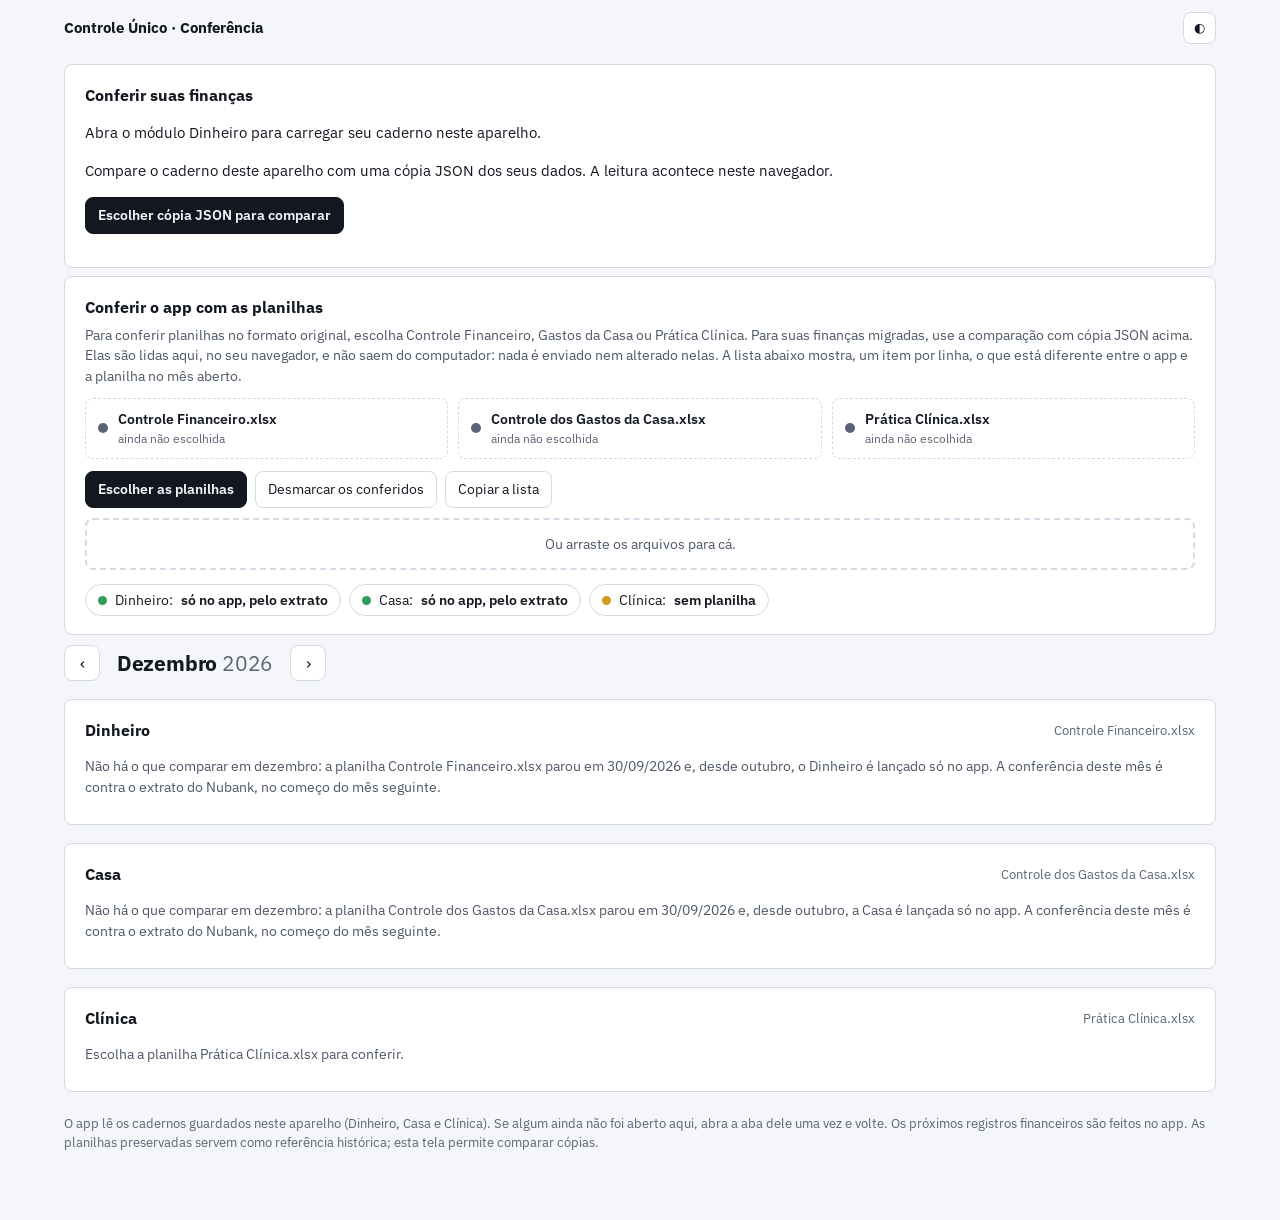
<file: conferir.html>
<!DOCTYPE html>
<html lang="pt-BR">
<head>
<meta name="referrer" content="strict-origin-when-cross-origin">
<script src="config.js?v=20261025-original-5"></script>
<meta charset="utf-8">
<meta name="viewport" content="width=device-width, initial-scale=1, viewport-fit=cover">
<meta name="theme-color" content="#f4f6f9" media="(prefers-color-scheme: light)">
<meta name="theme-color" content="#10141a" media="(prefers-color-scheme: dark)">
<title>Conferência · Controle Único</title>
<link rel="preconnect" href="https://fonts.googleapis.com">
<link rel="preconnect" href="https://fonts.gstatic.com" crossorigin>
<link rel="stylesheet" href="https://fonts.googleapis.com/css2?family=IBM+Plex+Sans:wght@400;500;600&display=swap" media="print" onload="this.media='all'"><noscript><link rel="stylesheet" href="https://fonts.googleapis.com/css2?family=IBM+Plex+Sans:wght@400;500;600&display=swap"></noscript>
<link rel="stylesheet" href="tema.css?v=20261025-original-5">
<style>
/* toque: o navegador não espera para ver se é duplo toque, e o dedo acerta o alvo */
button,a,summary,select,input,label{touch-action:manipulation}
/* Mesmo desenho das outras telas (app.html): fundo cinza-azulado, painéis brancos de borda fina. */
*{box-sizing:border-box}
body{margin:0;background:var(--bg);color:var(--text);font:15px/1.5 var(--font);-webkit-font-smoothing:antialiased;font-variant-numeric:tabular-nums}
button,input,select{font:inherit;color:inherit}
:focus-visible{outline:2px solid var(--accent);outline-offset:2px}
.wrap{max-width:1200px;margin:0 auto;padding:4px 24px 56px}
.hidden{display:none !important}
.pos{color:var(--pos)} .neg{color:var(--neg)} .warn{color:var(--warn)}
.nota{font-size:12.5px;color:var(--faint)}
.vazio{color:var(--muted);font-size:14px;padding:8px 0;margin:0}
.topo{max-width:1200px;margin:0 auto;padding:12px 24px 4px;display:flex;gap:10px;align-items:center;flex-wrap:wrap}
.marca{font-weight:700;margin-right:auto}
.b{border:1px solid var(--line);background:var(--surface);border-radius:var(--radius);padding:7px 12px;cursor:pointer;font-size:14px;min-height:36px}
.b:hover{border-color:var(--faint)}
.b.p{background:var(--text);color:var(--bg);border-color:var(--text);font-weight:600}
.b.s{font-size:13px;padding:5px 10px;min-height:32px}
.redondo{width:36px;height:36px;padding:0;display:inline-grid;place-items:center;font-size:17px}
.mes{display:flex;align-items:center;gap:10px;margin:10px 0 16px}
.mes h1{margin:0;font-size:21px;font-weight:700;letter-spacing:-.01em;text-transform:capitalize;min-width:170px;text-align:center}
.mes h1 span{color:var(--faint);font-weight:400}
.painel{background:var(--surface);border:1px solid var(--line);border-radius:var(--radius);padding:18px 20px;min-width:0;margin-top:18px}
.painel h2{margin:0 0 6px;font-size:16px;font-weight:700;display:flex;align-items:center;gap:10px;flex-wrap:wrap}
.painel h2 .dir{margin-left:auto;font-weight:400;font-size:13px;color:var(--faint)}
.painel h3{margin:18px 0 8px;font-size:14px;font-weight:600;color:var(--muted)}
.painel > p.sub{margin:0 0 10px;font-size:13.5px;color:var(--muted)}

/* escolha das planilhas */
.arquivos{display:grid;grid-template-columns:repeat(3,minmax(0,1fr));gap:10px;margin:12px 0}
.arq{border:1px solid var(--line);border-radius:var(--radius);padding:10px 12px;display:flex;gap:10px;align-items:center;min-width:0}
.arq i{width:10px;height:10px;border-radius:50%;background:var(--faint);flex:none}
.arq.ok i{background:#2f9e5b}
.arq b{display:block;font-size:14px;font-weight:600}
.arq span{display:block;font-size:12px;color:var(--faint);white-space:nowrap;overflow:hidden;text-overflow:ellipsis}
.arq.solta{border-style:dashed}
.acoes{display:flex;gap:8px;align-items:center;flex-wrap:wrap}
#status{font-size:13px;color:var(--muted)}
.zona{border:2px dashed var(--line);border-radius:var(--radius);padding:14px;text-align:center;color:var(--muted);font-size:13.5px;margin-top:10px}
.zona.sobre{border-color:var(--accent);background:var(--accent-soft)}

/* resumo */
.chips{display:flex;gap:8px;flex-wrap:wrap;margin:14px 0 0}
.chip{display:inline-flex;align-items:center;gap:8px;border:1px solid var(--line);border-radius:99px;padding:5px 12px;font-size:13.5px;background:var(--surface)}
.chip i{width:9px;height:9px;border-radius:50%;background:var(--faint)}
.chip.ok i{background:#2f9e5b} .chip.dif i{background:#d0453a} .chip.falta i{background:#d49a1c}
.chip b{font-weight:600}

/* tabelas */
.tabwrap{overflow-x:auto;-webkit-overflow-scrolling:touch}
table.t{width:100%;border-collapse:collapse;font-size:14px}
table.t th{text-align:left;color:var(--muted);font-weight:500;font-size:12.5px;padding:0 8px 8px;border-bottom:1px solid var(--line);white-space:nowrap}
table.t td{padding:7px 8px;border-bottom:1px solid var(--line);vertical-align:top}
table.t th:first-child,table.t td:first-child{padding-left:0}
table.t th:last-child,table.t td:last-child{padding-right:0}
table.t .dir{text-align:right;white-space:nowrap}
table.t tr:last-child td{border-bottom:0}
table.t tr.dif td{background:color-mix(in srgb, var(--neg-soft) 55%, transparent)}
table.t tr.dif td.c-dif{font-weight:600;color:var(--neg)}
table.t tr.igual td.c-dif{color:var(--pos)}
table.t td.c-obs{color:var(--faint);font-size:12.5px}
table.t td.c-rot{white-space:nowrap}
table.t.itens td.c-chk{width:1%;padding-right:4px}
table.t.itens tr.feito td{opacity:.55}
table.t.itens tr.feito td.c-desc{text-decoration:line-through}
table.t.itens td.c-lado{white-space:nowrap}
.selo{display:inline-block;font-size:11.5px;font-weight:600;padding:2px 8px;border-radius:99px;background:var(--surface-2);color:var(--muted);white-space:nowrap}
.selo.planilha{background:var(--warn-soft);color:var(--warn)}
.selo.app{background:var(--accent-soft);color:var(--accent)}
.selo.dif{background:var(--neg-soft);color:var(--neg)}
input[type=checkbox]{width:22px;height:22px;margin:0;accent-color:var(--accent);cursor:pointer}
/* a caixa inteira (36 px) é clicável: é a área de toque, não só o quadradinho */
.chk{display:inline-grid;place-items:center;width:36px;height:36px;margin:-8px 0;cursor:pointer;border-radius:8px}
.chk:hover{background:var(--surface-2)}
details.lista{margin-top:14px}
details.lista > summary{cursor:pointer;font-weight:600;font-size:14px;list-style:none;display:flex;gap:8px;align-items:center;padding:6px 0}
details.lista > summary::-webkit-details-marker{display:none}
details.lista > summary::before{content:"›";display:inline-block;transition:transform .12s;color:var(--faint);width:12px}
details.lista[open] > summary::before{transform:rotate(90deg)}
details.lista > summary .q{font-weight:400;color:var(--faint);font-size:13px}
.pe{margin-top:28px;display:flex;gap:8px;flex-wrap:wrap;justify-content:center}
.na-casca .marca,.na-casca #tema{display:none !important}
@media (max-width:700px){
  .b{min-height:40px} .redondo{width:40px; height:40px} .b.s{min-height:40px}
  .topo{padding:6px 12px}
  .wrap{padding:0 12px 48px}
  .painel{padding:14px}
  .arquivos{grid-template-columns:1fr}
  .mes{justify-content:space-between;margin:8px 0 12px}
  .mes h1{font-size:19px;min-width:0}
  table.t{font-size:13.5px}
  input,select{font-size:16px}
}
@media (prefers-reduced-motion:reduce){ *{transition:none !important} }
</style>
<script src="ler-xlsx.js?v=20261025-original-5"></script>
<script src="categorias.js?v=20261025-original-5"></script>
<script>/* dentro da casca do Controle Único: a casca já mostra marca, abas e tema */ if (window.top !== window.self) document.documentElement.classList.add("na-casca");</script>
<script src="financas-core.js?v=20261025-original-5"></script><script src="financas-original-core.js?v=20261025-original-5"></script>
</head>
<body>
<header>
  <div class="topo">
    <div class="marca"><b>Controle Único</b> · Conferência</div>
    <button class="b s" id="tema" title="Tema claro ou escuro">◐</button>
  </div>
</header>

<div class="wrap">
  <section class="painel" style="margin-top:8px">
    <h2>Conferir o app com as planilhas</h2>
    <p class="sub">Para conferir planilhas no formato original, escolha Controle Financeiro, Gastos da Casa ou Prática Clínica. Para suas finanças migradas, use a comparação com cópia JSON acima. Elas são lidas aqui, no seu navegador, e não saem do computador: nada é enviado nem alterado nelas. A lista abaixo mostra, um item por linha, o que está diferente entre o app e a planilha no mês aberto.</p>
    <div class="arquivos" id="arquivos"></div>
    <div class="acoes">
      <button class="b p" id="escolher" type="button">Escolher as planilhas</button>
      <input type="file" id="arquivo" accept=".xlsx,application/vnd.openxmlformats-officedocument.spreadsheetml.sheet" multiple class="hidden">
      <button class="b" id="limparConferidos" type="button">Desmarcar os conferidos</button>
      <button class="b" id="copiar" type="button">Copiar a lista</button>
      <span id="status" role="status"></span>
    </div>
    <div class="zona" id="zona">Ou arraste os arquivos para cá.</div>
    <div class="chips" id="chips"></div>
  </section>

  <div id="mesbar"></div>
  <div id="telas"></div>
  <p class="nota" style="margin-top:22px">O app lê os cadernos guardados neste aparelho (Dinheiro, Casa e Clínica). Se algum ainda não foi aberto aqui, abra a aba dele uma vez e volte. Os próximos registros financeiros são feitos no app. As planilhas preservadas servem como referência histórica; esta tela permite comparar cópias.</p>
</div>

<script>
"use strict";
// ===================================================================
// Conferência: o modo conferência do Controle Único (decisão 4 da árvore, 26/09/2026).
// Lê as três planilhas de controle no navegador (ler-xlsx.js) e compara com os cadernos
// que o app guarda neste aparelho. Nada escreve na planilha nem no caderno.
// Este arquivo é público: nenhum dado pessoal fica escrito aqui.
// ===================================================================

const MESES = ["janeiro","fevereiro","março","abril","maio","junho","julho","agosto","setembro","outubro","novembro","dezembro"];
const CH = { dinheiro:"controle-unico-financas-cache", casa:"controle-unico-casa-cache", clinica:"controle-unico-clinica-cache", conferidos:"controle-unico-conferidos" };
let ref = new Date(); ref.setDate(1);
const planilhas = { financeiro:null, casa:null, clinica:null };

// ---------- utilidades ----------
const lerLocal = k => { try { const t = localStorage.getItem(k); return t ? JSON.parse(t) : null; } catch(e){ return null; } };
const guardar = (k, v) => { try { localStorage.setItem(k, JSON.stringify(v)); } catch(e){} };
const norm = s => String(s == null ? "" : s).normalize("NFD").replace(/[̀-ͯ]/g, "").toLowerCase().replace(/\s+/g, " ").trim();
const semPonto = s => String(s || "").replace(/\.$/, "");
const txt = v => (v == null ? "" : String(v)).trim();
const isNum = v => typeof v === "number" && !isNaN(v);
const round2 = v => Math.round(v * 100) / 100;
// '-' quer dizer zero nas planilhas dele; texto que não é número vira nulo (erro de fórmula, célula vazia)
const num = v => isNum(v) ? v : (txt(v) === "-" ? 0 : null);
const dinheiro = v => (Number(v) || 0).toLocaleString("pt-BR", { style:"currency", currency:"BRL" });
const chaveMes = d => d.getFullYear() + "-" + String(d.getMonth() + 1).padStart(2, "0");
const escH = s => String(s == null ? "" : s).replace(/[&<>"]/g, c => ({ "&":"&amp;", "<":"&lt;", ">":"&gt;", '"':"&quot;" }[c]));
const dataCurta = iso => (iso || "").slice(8, 10) + "/" + (iso || "").slice(5, 7);
const MESES_N = MESES.map(norm);
// o Excel guarda data como número de dias desde 30/12/1899
const dataExcel = n => { const d = new Date(Math.round((n - 25569) * 86400000)); return isNaN(d.getTime()) ? "" : d.toISOString().slice(0, 10); };
const cel = (linhas, i, j) => { const l = linhas[i]; const v = l ? l[j] : undefined; return v === undefined ? "" : v; };
const perto = (a, b) => Math.abs((Number(a) || 0) - (Number(b) || 0)) < 0.005;

function achaAba(abas, pedaco){
  return abas.find(a => norm(a.nome).indexOf(pedaco) === 0) || abas.find(a => norm(a.nome).indexOf(pedaco) >= 0) || null;
}
// acha as colunas pelo cabeçalho (linha 1), como a Clínica faz com a planilha
function colunas(linhas, mapa){
  const cab = {}; (linhas[0] || []).forEach((v, j) => { const t = norm(v); for (const k in mapa) if (cab[k] === undefined && mapa[k](t)) cab[k] = j; });
  return cab;
}
function colunasDosMeses(linha){
  const m = {}; (linha || []).forEach((v, j) => { const i = MESES_N.indexOf(norm(v)); if (i >= 0 && m[i] === undefined) m[i] = j; });
  return m;
}
// primeira célula com aquele rótulo: devolve [linha, coluna]
function acha(linhas, pred){
  for (let i = 0; i < linhas.length; i++){ const l = linhas[i] || []; for (let j = 0; j < l.length; j++){ if (typeof l[j] === "string" && pred(norm(l[j]))) return [i, j]; } }
  return null;
}
const aoLado = (linhas, pos) => { if (!pos) return null; for (let j = pos[1] + 1; j <= pos[1] + 4; j++){ const v = cel(linhas, pos[0], j); if (v !== "") return v; } return null; };
const abaixo = (linhas, pos) => pos ? cel(linhas, pos[0] + 1, pos[1]) : null;

// ---------- o que o app tem neste aparelho ----------
function janelaClinica(){
  try {
    const f = window.parent.document.getElementById("q-clinica");
    const w = f && f.contentWindow;
    if (w && typeof w.numerosDoMes === "function" && w.dados && w.dados.pacientes) return w;
  } catch(e){}
  return null;
}
function appDados(){
  // os dois lados passam pela mesma troca de nomes do app (categorias.js), para comparar igual com igual
  return { dinheiro:FinancasOriginal.paraOriginal(lerLocal(CH.dinheiro)), casa:Categorias.cadernoCasa(lerLocal(CH.casa)), clinica:lerLocal(CH.clinica) };
}
const noMes = l => (l.data || "").slice(0, 7) === chaveMes(ref);
const valorFixo = (g, k) => g.valores ? (Number(g.valores[k]) || 0) : (Number(g.valor) || 0);

// ---------- ler cada planilha ----------
function lerFinanceiro(abas){
  const L = achaAba(abas, "lancamentos"); if (!L) throw new Error("não achei a aba Lançamentos");
  const c = colunas(L.linhas, { data:t => t === "data", tipo:t => t === "tipo", desc:t => t.indexOf("descri") === 0, cat:t => t.indexOf("categoria") === 0, forma:t => t.indexOf("forma") === 0, valor:t => t.indexOf("valor") === 0 });
  if (c.data === undefined || c.valor === undefined) throw new Error("a aba Lançamentos está sem as colunas Data e Valor");
  const lanc = [];
  L.linhas.forEach((l, i) => {
    if (i === 0 || !l) return;
    const d = l[c.data], v = l[c.valor];
    if (!isNum(d) || !isNum(v)) return;
    lanc.push({ data:dataExcel(d), tipo:txt(l[c.tipo]), descricao:txt(l[c.desc]), categoria:txt(l[c.cat]), forma:txt(l[c.forma]), valor:round2(v) });
  });
  const fixos = {};
  abas.filter(a => norm(a.nome).indexOf("gastos fixos") === 0).forEach(a => {
    const ano = (a.nome.match(/\d{4}/) || [])[0]; if (!ano) return;
    const colMes = colunasDosMeses(a.linhas[0]);
    a.linhas.forEach((l, i) => {
      if (i === 0 || !l) return;
      const desc = txt(l[0]); if (!desc || desc === "-") return;
      const g = fixos[norm(desc)] || (fixos[norm(desc)] = { descricao:desc, categoria:txt(l[1]), valores:{} });
      for (const m in colMes){ const v = l[colMes[m]]; if (isNum(v) && v) g.valores[ano + "-" + String(Number(m) + 1).padStart(2, "0")] = round2(v); }
    });
  });
  const C = achaAba(abas, "controle financeiro");
  let resumo = null;
  if (C){
    const colMes = colunasDosMeses(C.linhas[0]);
    const cats = {}, rec = {}, outros = {}; let secao = "cat";
    C.linhas.forEach((l, i) => {
      if (i === 0 || !l) return;
      const r = norm(l[0]); if (!r) return;
      if (r === "receitas"){ secao = "rec"; return; }
      if (r.slice(-1) === ":"){ if (outros[r] === undefined) outros[r] = i; return; }
      const alvo = secao === "cat" ? cats : rec;
      if (alvo[r] === undefined) alvo[r] = i;
    });
    const painel = {};
    C.linhas.forEach(l => { if (!l || typeof l[17] !== "string") return; const r = norm(l[17]); if (r && painel[r] === undefined) painel[r] = l[18]; });
    resumo = { linhas:C.linhas, colMes, cats, rec, outros, painel, chave:txt(cel(C.linhas, 14, 15)), ano:num(cel(C.linhas, 0, 15)) };
  }
  return { lanc, fixos:Object.values(fixos), resumo };
}

function lerCasa(abas){
  const L = achaAba(abas, "lancamentos"); if (!L) throw new Error("não achei a aba Lançamentos");
  const c = colunas(L.linhas, { data:t => t === "data", quem:t => t.indexOf("quem") === 0, desc:t => t.indexOf("descri") === 0, cat:t => t.indexOf("categoria") === 0, valor:t => t.indexOf("valor") === 0 });
  if (c.data === undefined || c.valor === undefined) throw new Error("a aba Lançamentos está sem as colunas Data e Valor");
  const lanc = [];
  L.linhas.forEach((l, i) => {
    if (i === 0 || !l) return;
    const d = l[c.data], v = l[c.valor];
    if (!isNum(d) || !isNum(v)) return;
    lanc.push({ data:dataExcel(d), quem:txt(l[c.quem]), descricao:txt(l[c.desc]), categoria:txt(l[c.cat]), valor:round2(v) });
  });
  const R = achaAba(abas, "controle dos gastos");
  let resumo = null;
  if (R){
    const colMes = colunasDosMeses(R.linhas[0]);
    // grade: uma linha por categoria a partir da linha 2 (rótulo na coluna E); depois o total e a divisão
    const cats = {}; let iTotal = null;
    for (let i = 1; i < R.linhas.length; i++){
      const rot = cel(R.linhas, i, 4);
      if (typeof rot === "string" && rot && rot !== "-"){ if (iTotal === null) cats[norm(rot)] = i; continue; }
      if (rot === "" && iTotal === null && i > 1){ iTotal = i; break; }
    }
    resumo = { linhas:R.linhas, colMes, cats, iTotal, ano:num(cel(R.linhas, 0, 19)) };
    if (iTotal !== null){
      resumo.iMetade = iTotal + 2;
      resumo.pessoaB = { nome:txt(cel(R.linhas, iTotal + 3, 4)), i:iTotal + 3 };   // linha 15: a outra pessoa
      resumo.pessoaA = { nome:txt(cel(R.linhas, iTotal + 5, 4)), i:iTotal + 5 };   // linha 17: o que Dono pagou, que sai para o financeiro
    }
  }
  return { lanc, resumo };
}

function lerClinica(abas){
  const Reg = achaAba(abas, "registro"); if (!Reg) throw new Error("não achei a aba Registro de Pacientes");
  const c = colunas(Reg.linhas, {
    codigo:t => t.indexOf("prontuario") >= 0, nome:t => t.indexOf("nome") >= 0, status:t => t === "status",
    inicio:t => t.indexOf("inicio") === 0, fim:t => t.indexOf("fim") === 0 || t.indexOf("final") === 0,
    modalidade:t => t.indexOf("modalidade") >= 0, valor:t => t.indexOf("valor") === 0 && t.indexOf("pag") < 0,
    aPagar:t => t.indexOf("valor a pagar") === 0, sessoes:t => t.indexOf("qtd. de sessoes") === 0 || t.indexOf("qtd de sessoes") === 0
  });
  if (c.codigo === undefined || c.status === undefined) throw new Error("a aba de Registro está sem as colunas Prontuário e Status");
  const registro = {};
  Reg.linhas.forEach((l, i) => {
    if (i === 0 || !l) return;
    const codigo = txt(l[c.codigo]); if (!codigo || codigo === "-") return;
    const status = txt(l[c.status]), ant = registro[codigo];
    registro[codigo] = {
      codigo, nome:txt(l[c.nome]), status:(status && status !== "-") ? status : (ant ? ant.status : ""),
      modalidade:txt(l[c.modalidade]), valor:num(l[c.valor]) || 0,
      inicio:isNum(l[c.inicio]) ? dataExcel(l[c.inicio]) : (ant ? ant.inicio : ""), fim:isNum(l[c.fim]) ? dataExcel(l[c.fim]) : "",
      aPagar:num(l[c.aPagar]) || 0, sessoes:(ant ? ant.sessoes : 0) + (num(l[c.sessoes]) || 0)
    };
  });
  const Rec = achaAba(abas, "recebimentos");
  const recebimentos = [];
  if (Rec){
    const r = colunas(Rec.linhas, { nome:t => t.indexOf("nome") >= 0, data:t => t === "data", origem:t => t.indexOf("origem") === 0, tipo:t => t.indexOf("tipo") === 0, valor:t => t.indexOf("valor") === 0, codigo:t => t.indexOf("prontuario") >= 0 });
    Rec.linhas.forEach((l, i) => {
      if (i === 0 || !l) return;
      const d = l[r.data], v = l[r.valor];
      if (!isNum(d) || !isNum(v) || !v) return;
      const codigo = txt(l[r.codigo]);
      recebimentos.push({ codigo:(codigo && codigo !== "-") ? codigo : "", nome:txt(l[r.nome]), data:dataExcel(d), valor:round2(v), origem:txt(l[r.origem]), tipo:txt(l[r.tipo]) });
    });
  }
  const Dash = achaAba(abas, "dashboard");
  let painel = null;
  if (Dash){
    const L = Dash.linhas;
    const topo = rot => { const p = acha(L, t => t === rot); return p ? num(abaixo(L, p)) : null; };
    const lado = rot => { const p = acha(L, t => t === rot); return p ? num(aoLado(L, p)) : null; };
    const cabMes = acha(L, t => t === "jan");
    const evolucao = rot => {
      const p = acha(L, t => t === rot); if (!p || !cabMes) return null;
      const linha = L[cabMes[0]] || [], saida = [];
      for (let m = 0; m < 12; m++){ const j = linha.findIndex(v => norm(v) === ["jan","fev","mar","abr","mai","jun","jul","ago","set","out","nov","dez"][m]); saida.push(j >= 0 ? num(cel(L, p[0], j)) : null); }
      return saida;
    };
    painel = {
      ano:num(cel(L, 1, 0)),
      ativos:topo("pacientes ativos:"), projetada:topo("receita projetada/mes:"), receitaMes:topo("receita/mes:"), sessoesProjetadas:topo("sessoes/mes projetadas:"),
      novos:evolucao("qtd. de novos pacientes:"), encerramentos:evolucao("qtd. de encerramentos:"), altas:evolucao("qtd. de altas clinicas:"), sessoes:evolucao("qtd. de sessoes:"), faturamento:evolucao("faturamento:"),
      status:{ ativos:lado("ativos:"), triagem:lado("triagem:"), suspensos:lado("suspensos:"), inativos:lado("inativos:"), altas:lado("altas clinicas:") },
      fin:{ projetada:lado("receita projetada:"), receita:lado("receita/mes:"), pendenteProjetado:lado("pendente projetado:"), pendenteAtivos:lado("pendente ativos:"), pendenteInativos:lado("pendente inativos:") }
    };
  }
  return { registro, recebimentos, painel };
}

// reconhece a planilha pelas abas que ela tem
function identificar(abas){
  const nomes = abas.map(a => norm(a.nome));
  if (nomes.some(n => n.indexOf("registro de pacientes") === 0)) return "clinica";
  if (nomes.some(n => n.indexOf("controle dos gastos") === 0)) return "casa";
  if (nomes.some(n => n.indexOf("gastos fixos") === 0) || nomes.some(n => n.indexOf("controle financeiro") === 0)) return "financeiro";
  return null;
}
async function receberArquivos(lista){
  const status = document.getElementById("status");
  let lidas = 0, avisos = [];
  for (const f of lista){
    try {
      status.textContent = "Lendo " + f.name + "…";
      const abas = await lerXlsx(await f.arrayBuffer());
      const tipo = identificar(abas);
      if (!tipo){ avisos.push(f.name + ": não reconheci essa planilha (não é uma das três)."); continue; }
      const dados = tipo === "financeiro" ? lerFinanceiro(abas) : tipo === "casa" ? lerCasa(abas) : lerClinica(abas);
      planilhas[tipo] = { nome:f.name, quando:new Date(), modificado:f.lastModified ? new Date(f.lastModified) : null, dados };
      lidas++;
    } catch(e){ avisos.push(f.name + ": " + e.message); }
  }
  status.textContent = (lidas ? lidas + (lidas === 1 ? " planilha lida." : " planilhas lidas.") : "") + (avisos.length ? " " + avisos.join(" ") : "");
  desenhar();
}

// ---------- casar item por item ----------
// Casa cada linha da planilha com uma do app pela chave exata; o que sobra tenta de novo
// pelas chaves fracas (primeiro data e valor, depois data e descrição), para mostrar
// "mesmo lançamento, com um campo diferente" em vez de duas linhas soltas.
function casar(daPlanilha, doApp, chave, ...fracas){
  const agrupar = (lista, f) => { const m = new Map(); lista.forEach(x => { const k = f(x); if (!m.has(k)) m.set(k, []); m.get(k).push(x); }); return m; };
  let mapa = agrupar(doApp, chave), sobraram = [], iguais = 0;
  daPlanilha.forEach(p => { const l = mapa.get(chave(p)); if (l && l.length){ l.shift(); iguais++; } else sobraram.push(p); });
  let restoApp = [].concat(...[...mapa.values()]);
  const diferentes = [];
  fracas.forEach(f => {
    const m = agrupar(restoApp, f), ainda = [];
    sobraram.forEach(p => { const l = m.get(f(p)); if (l && l.length) diferentes.push([p, l.shift()]); else ainda.push(p); });
    sobraram = ainda; restoApp = [].concat(...[...m.values()]);
  });
  return { iguais, soPlanilha:sobraram, soApp:restoApp, diferentes };
}
function difCampos(p, a, campos){
  const notas = [];
  campos.forEach(([campo, rotulo, fmt]) => {
    const vp = p[campo], va = a[campo];
    const igual = (typeof vp === "number" || typeof va === "number") ? perto(vp, va) : norm(vp) === norm(va);
    if (!igual) notas.push(rotulo + ": " + (fmt || String)(vp == null || vp === "" ? "vazio" : vp) + " na planilha, " + (fmt || String)(va == null || va === "" ? "vazio" : va) + " no app");
  });
  return notas.join(" · ");
}

// ---------- Dinheiro ----------
function conferirDinheiro(app){
  const P = planilhas.financeiro, itens = [], totais = [], notas = [];
  const d = app.dinheiro, cl = app.clinica, casa = app.casa;
  if (!P) return { falta:"planilha", itens, totais, notas };
  if (!d) return { falta:"app", itens, totais, notas };
  const km = chaveMes(ref), m = ref.getMonth(), ano = ref.getFullYear();
  const lancPl = P.dados.lanc.map(Categorias.lancDinheiro), fixosPlanilha = P.dados.fixos.map(Categorias.fixo);

  // lançamentos do mês, um a um
  const chave = l => [l.data, norm(l.tipo), norm(l.categoria), round2(l.valor).toFixed(2), norm(l.descricao)].join("|");
  const fraca = l => l.data + "|" + round2(l.valor).toFixed(2), fraca2 = l => l.data + "|" + norm(l.descricao);
  const c = casar(lancPl.filter(noMes), (d.lancamentos || []).filter(noMes), chave, fraca, fraca2);
  const linhaL = l => ({ data:l.data, desc:l.descricao, extra:[semPonto(l.categoria), semPonto(l.forma), l.tipo !== "Despesa" ? semPonto(l.tipo) : ""].filter(Boolean).join(" · "), valor:l.valor });
  c.soPlanilha.forEach(l => itens.push({ k:"din|p|" + chave(l), lado:"planilha", ...linhaL(l) }));
  c.soApp.forEach(l => itens.push({ k:"din|a|" + chave(l), lado:"app", ...linhaL(l) }));
  c.diferentes.forEach(([p, a]) => itens.push({ k:"din|d|" + chave(p), lado:"dif", ...linhaL(p), nota:difCampos(p, a, [["valor","Valor",dinheiro],["descricao","Descrição"],["categoria","Categoria"],["tipo","Tipo"],["forma","Forma"]]) }));

  // gastos fixos do mês
  const fixosApp = {}; (d.gastosFixos || []).forEach(g => { fixosApp[norm(g.descricao)] = g; });
  const fixosPl = {}; fixosPlanilha.forEach(g => { fixosPl[norm(g.descricao)] = g; });
  const todos = new Set([...Object.keys(fixosApp), ...Object.keys(fixosPl)]);
  todos.forEach(k => {
    const gp = fixosPl[k], ga = fixosApp[k];
    const vp = gp ? (gp.valores[km] || 0) : null, va = ga ? valorFixo(ga, km) : null;
    if (gp && !ga && vp) itens.push({ k:"fixo|p|" + k + "|" + km, lado:"planilha", data:km + "-01", desc:gp.descricao + " (gasto fixo)", extra:semPonto(gp.categoria), valor:vp });
    else if (ga && !gp && va) itens.push({ k:"fixo|a|" + k + "|" + km, lado:"app", data:km + "-01", desc:ga.descricao + " (gasto fixo)", extra:semPonto(ga.categoria), valor:va });
    else if (gp && ga){
      const dif = [];
      if (!perto(vp, va)) dif.push("valor em " + MESES[m] + ": " + dinheiro(vp) + " na planilha, " + dinheiro(va) + " no app");
      if (norm(gp.categoria) !== norm(ga.categoria)) dif.push("categoria: " + semPonto(gp.categoria) + " na planilha, " + semPonto(ga.categoria) + " no app");
      if (dif.length) itens.push({ k:"fixo|d|" + k + "|" + km, lado:"dif", data:km + "-01", desc:gp.descricao + " (gasto fixo)", extra:semPonto(gp.categoria), valor:vp, nota:dif.join(" · ") });
    }
  });

  // totais do mês, lado a lado, na ordem do painel da planilha
  const R = P.dados.resumo;
  const fixosDoMes = (d.gastosFixos || []).filter(g => valorFixo(g, km) > 0);
  const fixosMes = fixosDoMes.reduce((s, g) => s + valorFixo(g, km), 0);
  const abrir = R ? norm(R.chave) === "abrir." : false;
  // despesas por categoria com os nomes do app; do lado da planilha, somadas da aba Lançamentos
  const porCategoria = (lancs, fixos) => {
    const s = {};
    lancs.filter(noMes).filter(l => l.tipo === "Despesa" && l.categoria !== "Moradia").forEach(l => { s[l.categoria] = (s[l.categoria] || 0) + (Number(l.valor) || 0); });
    if (abrir) fixos.filter(g => valorFixo(g, km) > 0).forEach(g => { s[g.categoria] = (s[g.categoria] || 0) + valorFixo(g, km); });
    return s;
  };
  const porCat = porCategoria(d.lancamentos || [], d.gastosFixos || []);
  const porCatPl = porCategoria(lancPl, fixosPlanilha);
  const pessoas = casa ? (casa.pessoas || []) : [];
  const minhaCasa = casa ? (casa.lancamentos || []).filter(noMes).filter(l => l.quem === pessoas[0]).reduce((s, l) => s + (Number(l.valor) || 0), 0) : null;
  const totalApp = Object.values(porCat).reduce((s, v) => s + v, 0) + (abrir ? 0 : fixosMes) + (minhaCasa || 0);
  const pag = cl ? (cl.pagamentos || []).filter(noMes) : [];
  const porOrigem = { "pratica clinica.":0, "pendencia.":0, "extra.":0 };
  pag.forEach(g => { const o = norm(g.receita || "Prática Clínica."); porOrigem[o] = (porOrigem[o] || 0) + (Number(g.valor) || 0); });
  const faturamento = Object.values(porOrigem).reduce((s, v) => s + v, 0);
  const movReserva = (d.lancamentos || []).filter(l => l.categoria === "Reserva");
  const aportes = movReserva.filter(noMes).filter(l => l.tipo === "Aporte").reduce((s, l) => s + (Number(l.valor) || 0), 0);
  const resgates = movReserva.filter(noMes).filter(l => l.tipo === "Resgate").reduce((s, l) => s + (Number(l.valor) || 0), 0);
  const saldo = faturamento - totalApp, totalMes = saldo - aportes + resgates;
  const receitaSolta = (d.lancamentos || []).filter(noMes).filter(l => l.tipo === "Receita").reduce((s, l) => s + (Number(l.valor) || 0), 0);

  if (R && R.colMes[m] !== undefined && (R.ano === null || R.ano === ano)){
    const j = R.colMes[m];
    const v = i => num(cel(R.linhas, i, j));
    // Desde 28/09/2026 o app tem categorias próprias: moradia e fixos vêm do painel da planilha;
    // as outras, da aba Lançamentos passada pela troca de nomes. O total abaixo continua sendo o do painel.
    if (R.cats["moradia."] !== undefined) totais.push({ rot:"Moradia", p:v(R.cats["moradia."]), a:minhaCasa, obs:casa ? "o que você pagou na casa" : "abra a aba Casa uma vez" });
    if (!abrir && R.cats["gastos fixos."] !== undefined) totais.push({ rot:"Gastos fixos", p:v(R.cats["gastos fixos."]), a:fixosMes });
    Categorias.DINHEIRO.concat(Object.keys(porCat), Object.keys(porCatPl))
      .filter((k, i, a) => a.indexOf(k) === i && k !== "Moradia" && k !== "Reserva")
      .forEach(k => { const p = porCatPl[k] || 0, a = porCat[k] || 0; if (p || a) totais.push({ rot:k, p, a, obs:"planilha somada pelos lançamentos" }); });
    const o = R.outros;
    const linhaO = (pedaco, va, obs) => { const k = Object.keys(o).find(x => x.indexOf(pedaco) === 0); if (k !== undefined) totais.push({ rot:semPonto(txt(cel(R.linhas, o[k], 0))).replace(/:$/, ""), p:v(o[k]), a:va, obs:obs || "" }); };
    linhaO("(-) total de despesas", totalApp);
    Object.keys(R.rec).forEach(k => { totais.push({ rot:"Receita " + semPonto(txt(cel(R.linhas, R.rec[k], 0))), p:v(R.rec[k]), a:porOrigem[k] || 0, obs:cl ? "pagamentos da Clínica com essa origem" : "abra a aba Clínica uma vez" }); });
    linhaO("faturamento", faturamento);
    linhaO("saldo apos despesas", saldo);
    linhaO("(-) total de aportes", aportes);
    linhaO("(+) total de resgates", resgates);
    linhaO("total", totalMes, "faturamento menos despesas, menos aportes, mais resgates");
    if (receitaSolta) notas.push("O app tem " + dinheiro(receitaSolta) + " em receitas lançadas no Dinheiro (tipo Receita) em " + MESES[m] + ", que a planilha não mostra no painel: ela só lê a aba Recebimentos da clínica.");
    // painel R:S, que a planilha calcula para o mês de hoje
    const hojeMes = chaveMes(new Date()) === km;
    const pn = R.painel;
    const r = d.reserva || {};
    const desde = r.dataBase || "0000-00-00";
    const reservaApp = (Number(r.saldoBase) || 0) + movReserva.filter(l => (l.data || "") >= desde && l.tipo === "Aporte").reduce((s, l) => s + (Number(l.valor) || 0), 0) - movReserva.filter(l => (l.data || "") >= desde && l.tipo === "Resgate").reduce((s, l) => s + (Number(l.valor) || 0), 0);
    if (pn["saldo atual:"] !== undefined) totais.push({ rot:"Reserva: saldo atual", p:num(pn["saldo atual:"]), a:reservaApp, obs:"saldo conferido mais aportes menos resgates" });
    if (pn["meta de reserva:"] !== undefined) totais.push({ rot:"Reserva: meta", p:num(pn["meta de reserva:"]), a:Number(r.meta) || 0 });
    if (hojeMes){
      const w = janelaClinica();
      const previsto = w ? w.numerosDoMes(new Date(ano, m, 1)).previsto : null;
      const pacientes = porOrigem["pratica clinica."] || 0;
      if (pn["receita projetada:"] !== undefined) totais.push({ rot:"Painel: receita projetada", p:num(pn["receita projetada:"]), a:previsto, obs:previsto === null ? "abra a aba Clínica para calcular" : "só ativos nos dois; a planilha estima pelo cadastro e o app pela agenda do mês" });
      if (pn["recebimentos/mes:"] !== undefined) totais.push({ rot:"Painel: recebimentos/mês", p:num(pn["recebimentos/mes:"]), a:faturamento, obs:"tudo o que entrou" });
      if (pn["faltante:"] !== undefined) totais.push({ rot:"Painel: faltante", p:num(pn["faltante:"]), a:previsto === null ? null : previsto - pacientes, obs:"projetado menos o que os pacientes já pagaram" });
      if (pn["mensal atual:"] !== undefined) totais.push({ rot:"Painel: mensal atual", p:num(pn["mensal atual:"]), a:totalMes });
      if (pn["mensal projetado:"] !== undefined) totais.push({ rot:"Painel: mensal projetado", p:num(pn["mensal projetado:"]), a:previsto === null ? null : totalMes + (previsto - pacientes) });
    } else notas.push("O painel da planilha (Receita Projetada, Faltante, Mensal Atual) é calculado para o mês de hoje, então só entra na conferência do mês corrente.");
  } else if (R) notas.push("A planilha está no ano " + R.ano + "; o mês aberto é de " + ano + ". Os totais por categoria só comparam no mesmo ano.");
  return { itens, totais, notas, iguais:c.iguais };
}

// ---------- Casa ----------
function conferirCasa(app){
  const P = planilhas.casa, itens = [], totais = [], notas = [];
  const casa = app.casa;
  if (!P) return { falta:"planilha", itens, totais, notas };
  if (!casa) return { falta:"app", itens, totais, notas };
  const km = chaveMes(ref), m = ref.getMonth(), ano = ref.getFullYear();
  const chave = l => [l.data, norm(l.quem), norm(l.categoria), round2(l.valor).toFixed(2), norm(l.descricao === "-" ? "" : l.descricao)].join("|");
  const fraca = l => l.data + "|" + round2(l.valor).toFixed(2), fraca2 = l => l.data + "|" + norm(l.categoria) + "|" + norm(l.descricao === "-" ? "" : l.descricao);
  const lancPl = P.dados.lanc.map(Categorias.lancCasa);
  const c = casar(lancPl.filter(noMes), (casa.lancamentos || []).filter(noMes), chave, fraca, fraca2);
  const linhaL = l => ({ data:l.data, desc:semPonto(l.categoria) + (l.descricao && l.descricao !== "-" ? " · " + l.descricao : ""), extra:l.quem, valor:l.valor });
  c.soPlanilha.forEach(l => itens.push({ k:"casa|p|" + chave(l), lado:"planilha", ...linhaL(l) }));
  c.soApp.forEach(l => itens.push({ k:"casa|a|" + chave(l), lado:"app", ...linhaL(l) }));
  c.diferentes.forEach(([p, a]) => itens.push({ k:"casa|d|" + chave(p), lado:"dif", ...linhaL(p), nota:difCampos(p, a, [["valor","Valor",dinheiro],["quem","Quem"],["categoria","Categoria"],["descricao","Descrição"]]) }));

  const R = P.dados.resumo;
  const doMes = (casa.lancamentos || []).filter(noMes);
  const total = doMes.reduce((s, l) => s + (Number(l.valor) || 0), 0);
  const porCat = {}; doMes.forEach(l => { porCat[norm(l.categoria)] = (porCat[norm(l.categoria)] || 0) + (Number(l.valor) || 0); });
  const pagou = q => doMes.filter(l => norm(l.quem) === norm(q)).reduce((s, l) => s + (Number(l.valor) || 0), 0);
  if (R && R.colMes[m] !== undefined && (R.ano === null || R.ano === ano)){
    const j = R.colMes[m];
    const v = i => num(cel(R.linhas, i, j));
    // por categoria com os nomes do app: a planilha somada pela aba Lançamentos (o total do mês continua o do painel)
    const porCatPl = {}; lancPl.filter(noMes).forEach(l => { porCatPl[norm(l.categoria)] = (porCatPl[norm(l.categoria)] || 0) + (Number(l.valor) || 0); });
    Categorias.CASA.forEach(k => { const p = porCatPl[norm(k)] || 0, a = porCat[norm(k)] || 0; if (p || a) totais.push({ rot:k, p, a, obs:"planilha somada pelos lançamentos" }); });
    if (R.iTotal !== null){
      totais.push({ rot:"Total do mês", p:v(R.iTotal), a:total });
      totais.push({ rot:"Metade", p:v(R.iMetade), a:total * (Number(casa.divisao) || 0.5), obs:"a planilha divide sempre por dois; o app usa a parte guardada em Ajustes" });
      [R.pessoaA, R.pessoaB].forEach(pes => { if (pes.nome) totais.push({ rot:pes.nome + " pagou", p:v(pes.i), a:pagou(pes.nome), obs:(casa.pessoas || []).some(q => norm(q) === norm(pes.nome)) ? "" : "esse nome não está no caderno da Casa (Ajustes)" }); });
    }
  } else if (R) notas.push("A planilha está no ano " + R.ano + "; o mês aberto é de " + ano + ". A grade só compara no mesmo ano.");
  return { itens, totais, notas, iguais:c.iguais };
}

// ---------- Clínica ----------
function conferirClinica(app){
  const P = planilhas.clinica, itens = [], totais = [], notas = [];
  const cl = app.clinica;
  if (!P) return { falta:"planilha", itens, totais, notas };
  if (!cl) return { falta:"app", itens, totais, notas };
  const km = chaveMes(ref), m = ref.getMonth(), ano = ref.getFullYear();
  const w = janelaClinica();
  const pac = {}; (cl.pacientes || []).forEach(p => { pac[p.id] = p; });
  const codigoDe = g => (pac[g.pacienteId] || {}).codigo || g.codigo || "";
  const nomeDe = g => (pac[g.pacienteId] || {}).nome || g.nomePlanilha || "sem prontuário";

  // recebimentos do mês, um a um: prontuário (ou nome, quando a planilha não casou) + data + valor + origem
  const quemP = r => r.codigo || norm(r.nome), quemA = g => codigoDe(g) || norm(g.nomePlanilha || "");
  const daPl = P.dados.recebimentos.filter(noMes).map(r => ({ ...r, _quem:quemP(r), _rot:(r.codigo ? r.codigo + " · " : "") + (r.nome ? r.nome.split(" ")[0] : "sem nome") }));
  const doApp = (cl.pagamentos || []).filter(noMes).map(g => ({ ...g, _quem:quemA(g), _rot:(codigoDe(g) ? codigoDe(g) + " · " : "") + nomeDe(g), origem:g.receita || "Prática Clínica." }));
  const chave = x => [x._quem, x.data, round2(x.valor).toFixed(2), norm(x.origem)].join("|");
  const c = casar(daPl, doApp, chave, x => x._quem + "|" + x.data + "|" + round2(x.valor).toFixed(2), x => x.data + "|" + round2(x.valor).toFixed(2), x => x._quem + "|" + x.data);
  const linhaR = r => ({ data:r.data, desc:r._rot, extra:[semPonto(r.origem), semPonto(r.tipo)].filter(Boolean).join(" · "), valor:r.valor });
  c.soPlanilha.forEach(r => itens.push({ k:"rec|p|" + chave(r), lado:"planilha", ...linhaR(r) }));
  c.soApp.forEach(g => itens.push({ k:"rec|a|" + chave(g), lado:"app", ...linhaR(g) }));
  c.diferentes.forEach(([p, a]) => itens.push({ k:"rec|d|" + chave(p), lado:"dif", ...linhaR(p),
    nota:[p._quem !== a._quem ? "Quem: " + p._rot + " na planilha, " + a._rot + " no app" : "", difCampos(p, a, [["valor","Valor",dinheiro],["origem","Origem",semPonto]])].filter(Boolean).join(" · ") }));

  // cadastro: quem está ativo na planilha contra quem está na agenda do app
  const reg = P.dados.registro;
  const naAgenda = {}; (cl.pacientes || []).forEach(p => { if (p.codigo) naAgenda[p.codigo] = p; });
  const arquivados = {}; (cl.arquivados || []).forEach(a => { if (a.codigo) arquivados[a.codigo] = a; });
  const ativoPl = s => /^(ativo|triagem)/.test(norm(s));
  Object.keys(reg).forEach(codigo => {
    const r = reg[codigo], p = naAgenda[codigo];
    if (ativoPl(r.status) && !p) itens.push({ k:"reg|p|" + codigo, lado:"planilha", data:"", desc:codigo + " · " + (r.nome.split(" ")[0] || "?"), extra:semPonto(r.status) + " na planilha, fora da agenda do app", valor:null });
    if (p){
      const dif = [];
      if (!perto(r.valor, p.valor)) dif.push("valor: " + dinheiro(r.valor) + " na planilha, " + dinheiro(p.valor) + " no app");
      const cob = norm(r.modalidade).indexOf("mensal") === 0 ? "mensal" : norm(r.modalidade).indexOf("quinzenal") === 0 ? "quinzenal" : "avulsa";
      if (cob !== p.cobranca) dif.push("cobrança: " + semPonto(r.modalidade) + " na planilha, " + ({ mensal:"ciclo mensal", quinzenal:"quinzenal", avulsa:"por sessão" }[p.cobranca] || p.cobranca) + " no app");
      if (!ativoPl(r.status)) dif.push("status: " + semPonto(r.status) + " na planilha, mas continua na agenda do app");
      if (dif.length) itens.push({ k:"reg|d|" + codigo, lado:"dif", data:"", desc:codigo + " · " + p.nome, extra:"cadastro", valor:null, nota:dif.join(" · ") });
    }
  });
  Object.keys(naAgenda).forEach(codigo => { if (!reg[codigo]) itens.push({ k:"reg|a|" + codigo, lado:"app", data:"", desc:codigo + " · " + naAgenda[codigo].nome, extra:"na agenda do app, sem cadastro na planilha", valor:null }); });

  // totais: o Dashboard da planilha contra o Painel do app
  const pn = P.dados.painel;
  const pag = (cl.pagamentos || []).filter(noMes);
  const dePaciente = g => !g.receita || g.receita === "Prática Clínica.";
  const recebidoPac = pag.filter(dePaciente).reduce((s, g) => s + (Number(g.valor) || 0), 0);
  const contaStatus = pedaco => (cl.pacientes || []).filter(p => norm(p.status || "").indexOf(pedaco) === 0).length + (cl.arquivados || []).filter(a => norm(a.status || "").indexOf(pedaco) === 0).length;
  if (pn && (pn.ano === null || pn.ano === ano)){
    const nMes = w ? w.numerosDoMes(new Date(ano, m, 1)) : null;
    const mov = w && typeof w.movimentoDoAno === "function" ? w.movimentoDoAno(ano) : null;
    const semJanela = "abra a aba Clínica para calcular";
    if (pn.novos) totais.push({ rot:"Novos pacientes em " + MESES[m], p:pn.novos[m], a:mov ? mov.novos[m] : null, obs:mov ? "pela data de início do Registro" : semJanela, inteiro:true });
    if (pn.encerramentos) totais.push({ rot:"Encerramentos em " + MESES[m], p:pn.encerramentos[m], a:mov ? mov.encerrados[m] : null, obs:mov ? "pela data de fim" : semJanela, inteiro:true });
    if (pn.altas) totais.push({ rot:"Altas clínicas em " + MESES[m], p:pn.altas[m], a:mov ? mov.altas[m] : null, obs:mov ? "" : semJanela, inteiro:true });
    // Dono, 27/09/2026: a contagem de sessões da planilha não é comparável; no app só as confirmadas contam. Fora da conferência.
    if (pn.faturamento) totais.push({ rot:"Faturamento em " + MESES[m], p:pn.faturamento[m], a:recebidoPac, obs:"só pagamentos de pacientes (origem Prática Clínica.)" });
    // a planilha conta linhas do Registro; o app conta prontuários. Quem voltou e saiu de novo tem duas linhas Inativo.
    const porLinha = pedaco => Object.values(reg).filter(r => norm(r.status).indexOf(pedaco) === 0).length;
    const obsStatus = pedaco => porLinha(pedaco) === contaStatus(pedaco) ? "" : "a planilha conta linhas do Registro (quem voltou e saiu de novo conta duas vezes); o app conta prontuários";
    totais.push({ rot:"Status: ativos", p:pn.status.ativos, a:contaStatus("ativo"), inteiro:true, obs:"pelo status que veio da planilha na última leitura" });
    totais.push({ rot:"Status: triagem", p:pn.status.triagem, a:contaStatus("triagem"), inteiro:true });
    totais.push({ rot:"Status: suspensos", p:pn.status.suspensos, a:contaStatus("suspenso"), inteiro:true, obs:obsStatus("suspenso") });
    totais.push({ rot:"Status: inativos", p:pn.status.inativos, a:contaStatus("inativo"), inteiro:true, obs:obsStatus("inativo") });
    totais.push({ rot:"Status: altas clínicas", p:pn.status.altas, a:contaStatus("alta"), inteiro:true, obs:obsStatus("alta") });
    if (chaveMes(new Date()) === km){
      const previsto = nMes ? nMes.previsto : null;
      totais.push({ rot:"Pacientes ativos (topo)", p:pn.ativos, a:(cl.pacientes || []).length, inteiro:true, obs:"o app conta quem está na agenda, inclusive triagem" });
      totais.push({ rot:"Receita projetada/mês", p:pn.projetada, a:previsto, obs:previsto === null ? semJanela : "só ativos nos dois; a planilha estima pelo cadastro e o app pela agenda do mês" });
      totais.push({ rot:"Receita/mês (pacientes)", p:pn.receitaMes, a:recebidoPac });
      // idem: sessões projetadas ficam fora da conferência (decisão dele, 27/09/2026)
      totais.push({ rot:"Pendente projetado", p:pn.fin.pendenteProjetado, a:previsto === null ? null : Math.max(previsto - recebidoPac, 0), obs:"projetado menos recebido de pacientes" });
      totais.push({ rot:"Pendente ativos (dívida)", p:pn.fin.pendenteAtivos, a:null, obs:"o app ainda não calcula dívida por paciente: precisa da sessão como registro (decisão 12)" });
      totais.push({ rot:"Pendente inativos (dívida)", p:pn.fin.pendenteInativos, a:null, obs:"idem" });
    } else notas.push("Os números do topo do Dashboard (ativos, receita projetada, receita/mês) valem para o mês de hoje, então só entram na conferência do mês corrente.");
  } else if (pn) notas.push("O Dashboard da planilha é de " + pn.ano + "; o mês aberto é de " + ano + ".");
  if (!w) notas.push("A Clínica não está aberta nesta janela: os números que dependem da agenda (previsto, sessões, movimento) ficam em branco. Abra pela casca do app.");
  return { itens, totais, notas, iguais:c.iguais };
}

// ---------- desenho ----------
let conferidos = new Set(lerLocal(CH.conferidos) || []);
function barraMes(){
  return `<div class="mes"><button class="b redondo" data-mes="-1" aria-label="Mês anterior">‹</button>
    <h1>${MESES[ref.getMonth()]} <span>${ref.getFullYear()}</span></h1>
    <button class="b redondo" data-mes="1" aria-label="Próximo mês">›</button></div>`;
}
function quandoLida(p){
  if (!p) return "";
  const h = p.quando.toLocaleTimeString("pt-BR", { hour:"2-digit", minute:"2-digit" });
  const mod = p.modificado ? " · salva em " + p.modificado.toLocaleDateString("pt-BR") + " às " + p.modificado.toLocaleTimeString("pt-BR", { hour:"2-digit", minute:"2-digit" }) : "";
  return "lida às " + h + mod;
}
function desenharArquivos(){
  const alvo = document.getElementById("arquivos");
  const def = [["financeiro","Controle Financeiro.xlsx"],["casa","Controle dos Gastos da Casa.xlsx"],["clinica","Prática Clínica.xlsx"]];
  alvo.innerHTML = def.map(([k, n]) => { const p = planilhas[k];
    return `<div class="arq ${p ? "ok" : "solta"}"><i aria-hidden="true"></i><div style="min-width:0"><b>${escH(p ? p.nome : n)}</b><span>${p ? escH(quandoLida(p)) : "ainda não escolhida"}</span></div></div>`; }).join("");
}
function fmtVal(v, inteiro){ return v === null || v === undefined ? "—" : inteiro ? String(Math.round(v)) : dinheiro(v); }
function tabelaTotais(totais){
  if (!totais.length) return "";
  const linhas = totais.map(t => {
    const tem = t.p !== null && t.p !== undefined && t.a !== null && t.a !== undefined;
    const dif = tem ? (t.inteiro ? Math.round(t.a) - Math.round(t.p) : t.a - t.p) : null;
    const igual = tem && (t.inteiro ? dif === 0 : perto(t.a, t.p));
    const cls = !tem ? "" : igual ? "igual" : (t.semDif ? "" : "dif");
    const difTxt = !tem ? "—" : igual ? "igual" : (t.inteiro ? (dif > 0 ? "+" : "") + dif : (dif > 0 ? "+" : "−") + dinheiro(Math.abs(dif)));
    return `<tr class="${cls}"><td class="c-rot">${escH(t.rot)}</td><td class="dir">${fmtVal(t.p, t.inteiro)}</td><td class="dir">${fmtVal(t.a, t.inteiro)}</td><td class="dir c-dif">${difTxt}</td><td class="c-obs">${escH(t.obs || "")}</td></tr>`;
  }).join("");
  return `<h3>Totais de ${MESES[ref.getMonth()]}, lado a lado</h3><div class="tabwrap"><table class="t"><thead><tr><th>Item</th><th class="dir">Planilha</th><th class="dir">App</th><th class="dir" title="app menos planilha">Diferença (app − planilha)</th><th>Observação</th></tr></thead><tbody>${linhas}</tbody></table></div>`;
}
const SELO = { planilha:"só na planilha", app:"só no app", dif:"diferente" };
function tabelaItens(itens, titulo){
  if (!itens.length) return "";
  const feitos = itens.filter(i => conferidos.has(i.k)).length;
  const linhas = itens.map(i => `<tr class="${conferidos.has(i.k) ? "feito" : ""}">
    <td class="c-chk"><label class="chk"><input type="checkbox" data-k="${escH(i.k)}" ${conferidos.has(i.k) ? "checked" : ""} aria-label="Conferido: ${escH(i.desc)}"></label></td>
    <td class="c-lado"><span class="selo ${i.lado}">${SELO[i.lado]}</span></td>
    <td class="c-data">${i.data ? dataCurta(i.data) : "—"}</td>
    <td class="c-desc"><b>${escH(i.desc)}</b>${i.extra ? `<span class="nota" style="display:block">${escH(i.extra)}</span>` : ""}${i.nota ? `<span class="nota" style="display:block;color:var(--neg)">${escH(i.nota)}</span>` : ""}</td>
    <td class="dir">${i.valor === null || i.valor === undefined ? "" : dinheiro(i.valor)}</td></tr>`).join("");
  return `<details class="lista" open><summary>${escH(titulo)} <span class="q">${itens.length} ${itens.length === 1 ? "item" : "itens"}${feitos ? ", " + feitos + " conferido" + (feitos === 1 ? "" : "s") : ""}</span></summary>
    <div class="tabwrap"><table class="t itens"><thead><tr><th></th><th>Onde</th><th>Dia</th><th>O quê</th><th class="dir">Valor</th></tr></thead><tbody>${linhas}</tbody></table></div></details>`;
}
// As planilhas do Dinheiro e da Casa pararam em 30/09/2026: dali em diante os dois são lançados só
// no app e conferidos contra o extrato do banco. Comparar outubro com uma planilha parada só
// mostraria tudo como "só no app".
const PLANILHA_ATE = { financeiro:"2026-09", casa:"2026-09" };
const mesAberto = () => ref.getFullYear() + "-" + String(ref.getMonth() + 1).padStart(2, "0");
const parada = tipo => !!PLANILHA_ATE[tipo] && mesAberto() > PLANILHA_ATE[tipo];
function secao(titulo, arquivoRotulo, r, tipo){
  const p = planilhas[tipo];
  let corpo = "";
  if (parada(tipo)) corpo = `<p class="vazio">Não há o que comparar em ${MESES[ref.getMonth()]}: a planilha ${escH(arquivoRotulo)} parou em 30/09/2026 e, desde outubro, ${titulo === "Casa" ? "a Casa é lançada" : "o Dinheiro é lançado"} só no app. A conferência deste mês é contra o extrato do Nubank, no começo do mês seguinte.</p>`;
  else if (r.falta === "planilha") corpo = `<p class="vazio">Escolha a planilha ${escH(arquivoRotulo)} para conferir.</p>`;
  else if (r.falta === "app") corpo = `<p class="vazio">O app ainda não tem esse caderno neste aparelho. Abra a aba ${escH(titulo)} uma vez (entre com o Google) e volte aqui.</p>`;
  else {
    const soP = r.itens.filter(i => i.lado === "planilha"), soA = r.itens.filter(i => i.lado === "app"), dif = r.itens.filter(i => i.lado === "dif");
    corpo = tabelaTotais(r.totais) +
      (r.itens.length ? "" : `<p class="vazio" style="margin-top:12px">Item por item, ${MESES[ref.getMonth()]} está igual nos dois lados${r.iguais ? " (" + r.iguais + " lançamento" + (r.iguais === 1 ? "" : "s") + " conferido" + (r.iguais === 1 ? "" : "s") + ")" : ""}.</p>`) +
      tabelaItens(dif, "Mesmo lançamento, com algo diferente") + tabelaItens(soP, "Só na planilha (falta no app)") + tabelaItens(soA, "Só no app (falta na planilha)") +
      (r.notas.length ? `<p class="nota" style="margin-top:12px">${r.notas.map(escH).join("<br>")}</p>` : "");
  }
  return `<section class="painel" id="s-${tipo}"><h2>${escH(titulo)}<span class="dir">${p ? escH(p.nome + " · " + quandoLida(p)) : escH(arquivoRotulo)}</span></h2>${corpo}</section>`;
}
function chip(nome, r, tipo){
  if (parada(tipo)) return `<span class="chip ok"><i aria-hidden="true"></i>${escH(nome)}: <b>só no app, pelo extrato</b></span>`;
  if (r.falta) return `<span class="chip falta"><i aria-hidden="true"></i>${escH(nome)}: <b>${r.falta === "planilha" ? "sem planilha" : "sem caderno"}</b></span>`;
  const n = r.itens.filter(i => !conferidos.has(i.k)).length;
  const tot = r.totais.filter(t => t.p !== null && t.p !== undefined && t.a !== null && t.a !== undefined && !t.semDif && !(t.inteiro ? Math.round(t.a) === Math.round(t.p) : perto(t.a, t.p))).length;
  const ok = !n && !tot;
  const partes = [];
  if (n) partes.push(n + (n === 1 ? " item" : " itens"));
  if (tot) partes.push(tot + (tot === 1 ? " total diferente" : " totais diferentes"));
  return `<span class="chip ${ok ? "ok" : "dif"}"><i aria-hidden="true"></i>${escH(nome)}: <b>${ok ? "fecha igual" : partes.join(", ")}</b></span>`;
}
let resultado = null;
function desenhar(){
  desenharArquivos();
  const app = appDados();
  resultado = { dinheiro:conferirDinheiro(app), casa:conferirCasa(app), clinica:conferirClinica(app) };
  document.getElementById("chips").innerHTML = chip("Dinheiro", resultado.dinheiro, "financeiro") + chip("Casa", resultado.casa, "casa") + chip("Clínica", resultado.clinica, "clinica");
  document.getElementById("mesbar").innerHTML = barraMes();
  document.getElementById("telas").innerHTML =
    secao("Dinheiro", "Controle Financeiro.xlsx", resultado.dinheiro, "financeiro") +
    secao("Casa", "Controle dos Gastos da Casa.xlsx", resultado.casa, "casa") +
    secao("Clínica", "Prática Clínica.xlsx", resultado.clinica, "clinica");
  document.querySelectorAll("[data-mes]").forEach(b => b.onclick = () => { ref.setMonth(ref.getMonth() + Number(b.dataset.mes)); desenhar(); });
  document.querySelectorAll("input[data-k]").forEach(i => i.onchange = () => {
    if (i.checked) conferidos.add(i.dataset.k); else conferidos.delete(i.dataset.k);
    guardar(CH.conferidos, [...conferidos]);
    const tr = i.closest("tr"); if (tr) tr.classList.toggle("feito", i.checked);
    document.getElementById("chips").innerHTML = chip("Dinheiro", resultado.dinheiro, "financeiro") + chip("Casa", resultado.casa, "casa") + chip("Clínica", resultado.clinica, "clinica");
  });
}
function textoDaLista(){
  if (!resultado) return "";
  const nomeMes = MESES[ref.getMonth()] + " de " + ref.getFullYear();
  let s = "Conferência do Controle Único, " + nomeMes + "\n";
  [["Dinheiro", resultado.dinheiro, "financeiro"], ["Casa", resultado.casa, "casa"], ["Clínica", resultado.clinica, "clinica"]].forEach(([n, r, tipo]) => {
    s += "\n== " + n + " ==\n";
    if (parada(tipo)){ s += "só no app desde outubro de 2026: conferir pelo extrato do Nubank\n"; return; }
    if (r.falta){ s += (r.falta === "planilha" ? "sem planilha" : "sem caderno no app") + "\n"; return; }
    r.totais.forEach(t => { const tem = t.p != null && t.a != null; s += "- " + t.rot + ": planilha " + fmtVal(t.p, t.inteiro) + " | app " + fmtVal(t.a, t.inteiro) + (tem ? (t.inteiro ? (Math.round(t.a) === Math.round(t.p)) : perto(t.a, t.p)) ? " | igual" : " | DIFERENTE" : "") + (t.obs ? " (" + t.obs + ")" : "") + "\n"; });
    if (!r.itens.length) s += "- item por item: igual\n";
    r.itens.forEach(i => { s += "- [" + (conferidos.has(i.k) ? "x" : " ") + "] " + SELO[i.lado] + ": " + (i.data ? dataCurta(i.data) + " " : "") + i.desc + (i.extra ? " (" + i.extra + ")" : "") + (i.valor != null ? " " + dinheiro(i.valor) : "") + (i.nota ? ": " + i.nota : "") + "\n"; });
    r.notas.forEach(x => { s += "  obs: " + x + "\n"; });
  });
  return s;
}

// ---------- ligações ----------
document.getElementById("escolher").onclick = () => document.getElementById("arquivo").click();
document.getElementById("arquivo").onchange = e => { const l = [...e.target.files]; e.target.value = ""; if (l.length) receberArquivos(l); };
const zona = document.getElementById("zona");
zona.addEventListener("dragover", e => { e.preventDefault(); zona.classList.add("sobre"); });
zona.addEventListener("dragleave", () => zona.classList.remove("sobre"));
zona.addEventListener("drop", e => { e.preventDefault(); zona.classList.remove("sobre"); const l = [...e.dataTransfer.files].filter(f => /\.xlsx$/i.test(f.name)); if (l.length) receberArquivos(l); });
document.getElementById("limparConferidos").onclick = () => { if (!conferidos.size || confirm("Desmarcar tudo o que você já marcou como conferido?")) { conferidos = new Set(); guardar(CH.conferidos, []); desenhar(); } };
document.getElementById("copiar").onclick = async () => {
  const s = textoDaLista(); const st = document.getElementById("status");
  try { await navigator.clipboard.writeText(s); st.textContent = "Lista copiada."; }
  catch(e){ st.textContent = "Não consegui copiar sozinho; a lista abriu numa janela para você copiar."; window.prompt("Copie a lista:", s); }
};
document.getElementById("tema").onclick = () => {
  const r = document.documentElement;
  r.dataset.theme = r.dataset.theme === "dark" ? "light" : "dark";
  try { localStorage.setItem("cu-tema", r.dataset.theme); } catch(e){}
};
try { const t = localStorage.getItem("cu-tema"); if (t) document.documentElement.dataset.theme = t; } catch(e){}
// os cadernos mudam nas outras abas da casca: acompanha
window.addEventListener("storage", e => { if (e.key === CH.dinheiro || e.key === CH.casa || e.key === CH.clinica) desenhar(); });
document.addEventListener("visibilitychange", () => { if (document.visibilityState === "visible") desenhar(); });
desenhar();
</script>
<script src="conferir-financas.js?v=20261025-original-5"></script>
</body>
</html>
</file>
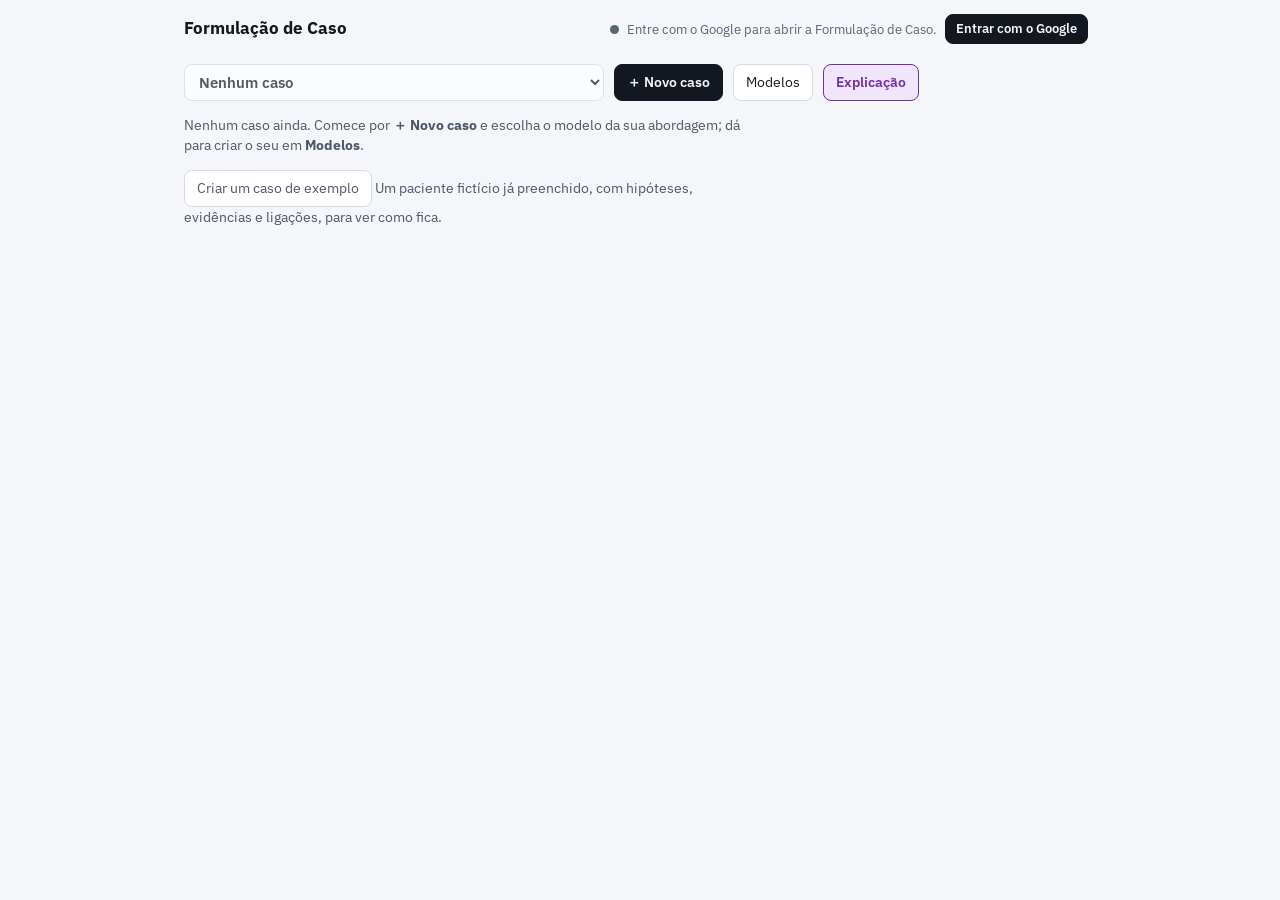
<file: formulacao.html>
<!DOCTYPE html>
<html lang="pt-BR">
<head>
<meta name="referrer" content="strict-origin-when-cross-origin">
<script src="config.js?v=20261025-original-5"></script>
<meta charset="utf-8">
<meta name="viewport" content="width=device-width, initial-scale=1, viewport-fit=cover">
<meta name="theme-color" content="#f4f6f9" media="(prefers-color-scheme: light)">
<meta name="theme-color" content="#10141a" media="(prefers-color-scheme: dark)">
<meta name="robots" content="noindex">
<title>Formulação de Caso</title>
<link rel="preconnect" href="https://fonts.googleapis.com">
<link rel="preconnect" href="https://fonts.gstatic.com" crossorigin>
<link rel="stylesheet" href="https://fonts.googleapis.com/css2?family=IBM+Plex+Sans:wght@400;500;600&display=swap" media="print" onload="this.media='all'"><noscript><link rel="stylesheet" href="https://fonts.googleapis.com/css2?family=IBM+Plex+Sans:wght@400;500;600&display=swap"></noscript>
<link rel="stylesheet" href="tema.css?v=20261025-original-5">
<style>
/* toque: o navegador não espera para ver se é duplo toque, e o dedo acerta o alvo */
button,a,summary,select,input,label{touch-action:manipulation}
/* Mesmo desenho das outras telas do Controle Único (conferir.html): fundo cinza-azulado, painéis de borda fina. */
*{box-sizing:border-box}
body{margin:0;background:var(--bg);color:var(--text);font:15px/1.5 var(--font);-webkit-font-smoothing:antialiased}
button,input,select,textarea{font:inherit;color:inherit}
:focus-visible{outline:2px solid var(--accent);outline-offset:2px}
.hidden{display:none !important}
.wrap{max-width:960px;margin:0 auto;padding:4px 24px 64px}
.topo{max-width:960px;margin:0 auto;padding:14px 24px 6px;display:flex;gap:10px 14px;align-items:center;flex-wrap:wrap}
.marca{font-weight:700;font-size:17px;margin-right:auto}
.nuvem{font-size:12.5px;color:var(--faint);display:flex;align-items:center;gap:8px;flex-wrap:wrap;margin:0;min-width:0}
.nuvem-ponto{width:9px;height:9px;border-radius:50%;background:var(--faint);flex:none}
.nuvem-ponto.ok{background:#2f9e5b} .nuvem-ponto.indo{background:#d49a1c} .nuvem-ponto.erro{background:#d0453a}
#nuvem-texto{flex:1 1 12em;min-width:0}
#nuvem-acoes{display:flex;gap:6px;flex-wrap:wrap}
.b{border:1px solid var(--line);background:var(--surface);border-radius:var(--radius);padding:7px 12px;cursor:pointer;font-size:14px;min-height:36px}
.b:hover{border-color:var(--faint)}
.b.p{background:var(--text);color:var(--bg);border-color:var(--text);font-weight:600}
.b.s{font-size:13px;padding:4px 10px;min-height:30px}
.b.perigo{color:var(--neg);border-color:var(--neg)}
.b.liso{border-color:transparent;background:transparent;color:var(--muted)}
.b.liso:hover{background:var(--surface-2)}
.b[aria-pressed="true"]{background:var(--accent-soft);border-color:var(--accent);color:var(--accent);font-weight:600}
.nota{font-size:12.5px;color:var(--faint);margin:0}

/* escolha do caso e das vistas */
.barra{display:flex;gap:10px;align-items:center;flex-wrap:wrap;margin:10px 0 4px}
.barra select{flex:1 1 220px;min-width:0;max-width:420px;border:1px solid var(--line);background:var(--surface);border-radius:var(--radius);padding:7px 10px;min-height:36px;font-weight:600}
.linha-modelo{margin:6px 0 0;font-size:13px;color:var(--muted);display:flex;gap:6px;align-items:center;flex-wrap:wrap}
.vistas{display:flex;gap:4px;border-bottom:1px solid var(--line);margin:12px 0 0;overflow-x:auto}
.vistas button{border:0;background:none;padding:9px 14px;cursor:pointer;color:var(--muted);border-bottom:2px solid transparent;white-space:nowrap;font-weight:500}
.vistas button[aria-selected="true"]{color:var(--accent);border-bottom-color:var(--accent);font-weight:600}
.vistas .q{font-weight:400;color:var(--faint);font-size:12.5px}
.sub{margin:14px 0 0;font-size:13.5px;color:var(--muted)}
.vazio{color:var(--muted);font-size:14px;padding:8px 0;margin:0}
.cab-sec{display:flex;gap:10px;align-items:center;flex-wrap:wrap;margin:16px 0 0}
.cab-sec h2{margin:0;font-size:18px;margin-right:auto}
.nivel{font-size:12px;font-weight:600;color:var(--faint);text-transform:uppercase;letter-spacing:.05em;margin:18px 0 6px}

/* módulos */
details.painel{background:var(--surface);border:1px solid var(--line);border-radius:var(--radius);margin-top:14px;min-width:0}
details.painel > summary{cursor:pointer;list-style:none;display:flex;gap:10px;align-items:center;padding:13px 18px;font-weight:700;font-size:15.5px}
details.painel > summary::-webkit-details-marker{display:none}
details.painel > summary::before{content:"›";display:inline-block;transition:transform .12s;color:var(--faint);width:10px}
details.painel[open] > summary::before{transform:rotate(90deg)}
details.painel > summary .q{margin-left:auto;font-weight:400;color:var(--faint);font-size:13px}
details.painel.fora{border-style:dashed}
.corpo{padding:0 18px 14px}
.campo{display:grid;grid-template-columns:200px minmax(0,1fr);gap:4px 16px;padding:9px 0;border-top:1px solid var(--line)}
.campo > .rot{font-size:13.5px;font-weight:600;color:var(--muted);padding-top:3px}
.campo.solto{grid-template-columns:minmax(0,1fr)}
.dica{font-size:12.5px;color:var(--faint);margin:0 0 4px}
ul.itens{list-style:none;margin:0;padding:0}
.item{padding:6px 10px;border-left:3px solid var(--line);margin:0 0 6px;background:var(--surface-2);border-radius:0 6px 6px 0}
.item.hip{border-left-color:var(--accent);border-left-style:dashed}
.item.descartada{opacity:.62}
.item.descartada .it-texto{text-decoration:line-through}
.it-texto{white-space:pre-wrap;overflow-wrap:anywhere}
.it-pe{display:flex;gap:4px 10px;align-items:center;flex-wrap:wrap;font-size:12.5px;color:var(--faint);margin-top:2px}
.it-pe .acoes{margin-left:auto;display:flex;gap:2px;flex-wrap:wrap}
.it-pe .acoes{gap:6px}
.it-pe .acoes button{border:1px solid var(--line);background:var(--surface);color:var(--text);cursor:pointer;font-size:12.5px;padding:3px 11px;border-radius:99px;min-height:32px}
.it-pe .acoes button:hover{border-color:var(--accent);color:var(--accent)}
.it-pe .acoes button .n{color:var(--faint);font-size:12px}
.item.pisca{animation:pisca 1.5s ease-out}
@keyframes pisca{from{box-shadow:0 0 0 4px var(--accent)}to{box-shadow:0 0 0 4px transparent}}
/* ligações de um registro: cada uma se lê como frase, e o outro registro é um atalho para ir até ele */
.lgs{list-style:none;margin:6px 0 0;padding:0;display:flex;flex-direction:column;gap:2px;font-size:13px;color:var(--muted)}
.lg{display:grid;grid-template-columns:16px minmax(0,1fr) auto;gap:0 4px;align-items:baseline}
.lg-seta{color:var(--accent);font-weight:700}
.lg-corpo{min-width:0;overflow-wrap:anywhere}
.lg-v{font-weight:600;color:var(--text)}
.lg-alvo{display:inline;border:0;background:none;padding:0;color:var(--accent);text-align:left;cursor:pointer;font:inherit;text-decoration:underline;text-decoration-color:var(--line);text-underline-offset:3px}
.lg-alvo:hover{text-decoration-color:var(--accent)}
.lg-x{border:0;background:none;color:var(--faint);cursor:pointer;padding:0 8px;font-size:16px;line-height:1;min-height:32px;min-width:32px;border-radius:6px}
.lg-x:hover{color:var(--neg);background:var(--neg-soft)}
.lg-mais summary{cursor:pointer;font-size:12.5px;color:var(--faint);padding:2px 0}
.it-pe select{border:1px solid var(--line);background:var(--surface);border-radius:6px;font-size:12.5px;padding:2px 6px;min-height:28px}
.selo{display:inline-block;font-size:11.5px;font-weight:600;padding:1px 8px;border-radius:99px;background:var(--surface);color:var(--muted)}
.selo.hip{background:var(--accent-soft);color:var(--accent)}
.selo.prob{background:var(--neg-soft);color:var(--neg)}
.selo.rec{background:var(--pos-soft);color:var(--pos)}
.tag{border:0;background:var(--accent-soft);color:var(--accent);border-radius:5px;padding:0 3px;margin:0;cursor:pointer;font-weight:500;font-size:inherit}
.tag:hover{text-decoration:underline}
.rels{margin:4px 0 0;padding:0;list-style:none;font-size:12.5px;color:var(--muted)}
.rels b{font-weight:600;color:var(--text)}
.evid{font-size:12.5px;color:var(--muted);margin:4px 0 0}
.evid .a{color:var(--pos);font-weight:600} .evid .c{color:var(--neg);font-weight:600}
.mais{border:1px dashed var(--line);background:none;color:var(--muted);border-radius:6px;cursor:pointer;padding:3px 10px;font-size:13px;min-height:30px}
.mais:hover{border-color:var(--accent);color:var(--accent)}

/* revisão */
details.revisao > summary .placar{margin-left:auto;font-weight:600;font-size:13px;color:var(--accent)}
.crit{display:grid;grid-template-columns:22px minmax(0,1fr);gap:0 8px;padding:7px 0;border-top:1px solid var(--line);font-size:14px}
.crit .ic{font-weight:700;color:var(--faint);text-align:center}
.crit.ok .ic{color:var(--pos)}
.crit b{font-weight:600}
.crit small{display:block;color:var(--muted);font-size:12.5px}

/* hashtags, hipóteses e ligações */
.chips{display:flex;gap:8px;flex-wrap:wrap;margin:14px 0 0}
.chip{border:1px solid var(--line);background:var(--surface);border-radius:99px;padding:5px 12px;font-size:13.5px;cursor:pointer;min-height:32px}
.chip[aria-pressed="true"]{background:var(--accent);color:var(--surface);border-color:var(--accent);font-weight:600}
.chip .q{color:var(--faint);font-size:12px} .chip[aria-pressed="true"] .q{color:inherit}
.bloco{background:var(--surface);border:1px solid var(--line);border-radius:var(--radius);padding:14px 18px;margin-top:14px}
.bloco h2{margin:0 0 8px;font-size:15.5px}
.bloco h2 .q{font-weight:400;color:var(--faint);font-size:13px}
.rel{display:grid;grid-template-columns:minmax(0,1fr) auto minmax(0,1fr) auto;gap:8px 12px;align-items:center;padding:8px 0;border-top:1px solid var(--line);font-size:14px}
.rel:first-of-type{border-top:0}
.rel .seta{color:var(--accent);font-weight:600;font-size:13px;white-space:nowrap}
.rel small{display:block;color:var(--faint);font-size:12px}
.rel .fim{display:flex;gap:6px;align-items:center}
.rel select{border:1px solid var(--line);background:var(--surface);border-radius:6px;font-size:12.5px;padding:2px 6px;min-height:28px}

/* medidas */
.medida svg{display:block;width:100%;height:auto;max-height:190px;margin:6px 0 2px}
.medida .linha-graf{fill:none;stroke:var(--accent);stroke-width:2.2}
.medida .ponto{fill:var(--surface);stroke:var(--accent);stroke-width:2}
.medida .eixo{stroke:var(--line)}
.medida .rot-graf{fill:var(--muted);font-size:12px}
.medida .val-graf{fill:var(--text);font-size:12.5px;font-weight:600}
.anotar{display:flex;gap:8px;flex-wrap:wrap;align-items:center;margin-top:8px}
.anotar input{border:1px solid var(--line);background:var(--bg);border-radius:6px;padding:5px 8px;min-height:32px;font-size:14px}
.anotar input[data-me-valor]{width:110px}
.medida details summary{cursor:pointer;font-size:13px;color:var(--faint);margin-top:8px}

/* modelos */
.modelos{display:grid;grid-template-columns:repeat(2,minmax(0,1fr));gap:12px}
.modelo{background:var(--surface);border:1px solid var(--line);border-radius:var(--radius);padding:14px 16px;display:flex;flex-direction:column;gap:6px;min-width:0}
.modelo h3{margin:0;font-size:15px;display:flex;gap:8px;align-items:center;flex-wrap:wrap}
.modelo p{margin:0;font-size:13.5px;color:var(--muted)}
.modelo details summary{cursor:pointer;font-size:13px;color:var(--faint)}
.modelo details p{font-size:12.5px;margin-top:4px}
.modelo .acoes{display:flex;gap:6px;flex-wrap:wrap;margin-top:auto;padding-top:6px}
.ed-topo{display:grid;grid-template-columns:minmax(0,1fr) minmax(0,1.4fr);gap:10px;margin-top:12px}
.ed label,.ed-topo label{display:block;font-size:12.5px;font-weight:600;color:var(--muted)}
.ed input[type=text],.ed select,.ed-topo input[type=text],.ed-topo textarea{display:block;width:100%;margin-top:3px;border:1px solid var(--line);background:var(--bg);border-radius:6px;padding:6px 8px;font-size:14px;min-width:0}
.ed-topo textarea{min-height:38px;resize:vertical}
.ed input,.ed select,.ed-topo input,.ed-topo textarea{font-weight:400}
details.ed-mod{background:var(--surface);border:1px solid var(--line);border-radius:var(--radius);margin-top:10px}
details.ed-mod > summary{cursor:pointer;list-style:none;display:flex;gap:10px;align-items:center;padding:11px 14px;font-weight:600}
details.ed-mod > summary::-webkit-details-marker{display:none}
details.ed-mod > summary::before{content:"›";display:inline-block;transition:transform .12s;color:var(--faint);width:10px}
details.ed-mod[open] > summary::before{transform:rotate(90deg)}
details.ed-mod > summary .q{margin-left:auto;font-weight:400;color:var(--faint);font-size:12.5px}
.ed{padding:0 14px 12px}
.ed-cab{display:grid;grid-template-columns:minmax(0,1.2fr) minmax(0,1.6fr) 160px 150px;gap:8px}
.ed-cols{display:grid;grid-template-columns:minmax(0,1fr) minmax(0,1.3fr) 130px 130px 84px 96px;gap:6px;font-size:11.5px;font-weight:600;color:var(--faint);text-transform:uppercase;letter-spacing:.04em;margin:12px 0 2px}
.ed-campo{display:grid;grid-template-columns:minmax(0,1fr) minmax(0,1.3fr) 130px 130px 84px 96px;gap:6px;align-items:center;padding:6px 0;border-top:1px dashed var(--line)}
.ed-campo input[type=text],.ed-campo select{margin-top:0}
.ed-campo .hipc{display:flex;gap:5px;align-items:center;font-size:12.5px;font-weight:500;color:var(--text)}
.ed-campo .hipc input{width:18px;height:18px;accent-color:var(--accent)}
.mini-acoes{display:flex;gap:4px;justify-content:flex-end}
.mini{border:1px solid var(--line);background:var(--surface);border-radius:6px;min-width:28px;min-height:28px;cursor:pointer;color:var(--muted);font-size:13px}
.mini:hover{border-color:var(--faint);color:var(--text)}
.ed-pe{display:flex;gap:6px;flex-wrap:wrap;align-items:center;margin-top:10px}
.ed-pe .dir{margin-left:auto;display:flex;gap:6px;flex-wrap:wrap}

/* janelas */
dialog{border:1px solid var(--line);border-radius:12px;background:var(--surface);color:var(--text);padding:18px 20px;width:min(580px,calc(100vw - 24px));max-height:calc(100vh - 24px)}
dialog::backdrop{background:rgba(10,14,20,.55)}
dialog h2{margin:0 0 2px;font-size:17px}
dialog .onde{margin:0 0 12px;font-size:13px;color:var(--faint)}
dialog label{display:block;font-size:13px;font-weight:600;color:var(--muted);margin:10px 0 4px}
dialog textarea,dialog input[type=text],dialog input[type=date],dialog input[type=search],dialog select{width:100%;border:1px solid var(--line);background:var(--bg);border-radius:var(--radius);padding:8px 10px;font-size:16px}
dialog textarea{min-height:110px;resize:vertical}
.linha2{display:grid;grid-template-columns:1fr 1fr;gap:0 12px}
.pe-dlg{display:flex;gap:8px;flex-wrap:wrap;margin-top:16px}
.pe-dlg .esq{margin-right:auto}
.lista-alvo{max-height:260px;overflow:auto;border:1px solid var(--line);border-radius:var(--radius);margin-top:8px}
.lista-alvo button{display:block;width:100%;text-align:left;border:0;border-bottom:1px solid var(--line);background:none;padding:8px 10px;cursor:pointer}
.lista-alvo button:hover{background:var(--accent-soft)}
.lista-alvo button small{display:block;color:var(--faint);font-size:12px}
.marcar{display:flex;gap:10px;align-items:center;padding:7px 0;border-top:1px solid var(--line);font-weight:400 !important;color:var(--text) !important;font-size:14.5px !important;margin:0 !important;cursor:pointer}
.marcar input{width:20px;height:20px;accent-color:var(--accent);flex:none}
.marcar .q{margin-left:auto;color:var(--faint);font-size:12.5px}
/* hashtags sugeridas ao escrever um registro */
.sug{display:flex;gap:6px;flex-wrap:wrap;align-items:center;margin-top:6px}
.sug .rot{font-size:12.5px;color:var(--faint);flex:1 1 100%}
.sug button{border:1px solid var(--line);background:var(--accent-soft);color:var(--accent);border-radius:99px;padding:2px 11px;font-size:13.5px;cursor:pointer;min-height:32px}
.sug button:hover{border-color:var(--accent)}
.sug .nova{font-size:13px;color:var(--muted);border:1px dashed var(--line);border-radius:99px;padding:3px 11px}
/* escolha do tipo de ligação */
dialog .tipos{display:grid;grid-template-columns:repeat(2,minmax(0,1fr));gap:6px}
dialog .tipos label{display:flex;gap:8px;align-items:flex-start;border:1px solid var(--line);border-radius:var(--radius);padding:8px 10px;cursor:pointer;margin:0;font-weight:400;color:var(--text);font-size:14px}
dialog .tipos label:has(input:checked){border-color:var(--accent);background:var(--accent-soft)}
dialog .tipos input{margin-top:3px;accent-color:var(--accent);width:16px;height:16px;flex:none}
dialog .tipos b{display:block;font-weight:600}
dialog .tipos small{display:block;color:var(--muted);font-size:12.5px;line-height:1.35}
dialog .grupo-tipos{font-size:12px;font-weight:600;color:var(--faint);text-transform:uppercase;letter-spacing:.05em;margin:12px 0 4px}
.frase{background:var(--surface-2);border-radius:var(--radius);padding:8px 12px;font-size:14px;margin:10px 0 0}
.frase b{color:var(--accent)}
.citacao{border-left:3px solid var(--accent);background:var(--surface-2);border-radius:0 6px 6px 0;padding:6px 10px;margin:0 0 4px;font-size:14px}
.lista-alvo button.feito{opacity:.6;cursor:default}
.lista-alvo button.feito:hover{background:none}
.lista-alvo button .ok{color:var(--pos);font-weight:600}
dialog .pe-dlg{position:sticky;bottom:-18px;background:var(--surface);padding:10px 0 2px;margin-top:6px}
#dlg-ligar details.mais-tipos summary{cursor:pointer;font-size:12.5px;font-weight:600;color:var(--muted);margin:12px 0 4px}
.aviso-lg{margin:8px 0 0;font-size:13px;color:var(--pos);font-weight:600;min-height:1.4em}
.ajuda{background:var(--accent-soft);border:1px solid var(--line);border-radius:var(--radius);padding:12px 16px;margin-top:14px;font-size:14px}
.ajuda b{color:var(--accent)}
.ajuda ol{margin:6px 0 0;padding-left:20px} .ajuda li{margin:3px 0} .ajuda p{margin:0} .ajuda p + p{margin-top:6px}
.so-explica{display:none}
body.com-explicacao .so-explica{display:block}

/* rede */
.rede-caixa{background:var(--surface);border:1px solid var(--line);border-radius:var(--radius);margin-top:14px;overflow-x:auto;-webkit-overflow-scrolling:touch}
.it-texto,.ajuda p,.ajuda li,.dica,.sub,.crit small{max-width:70ch}
.rede-caixa svg{display:block;width:100%;min-width:820px;height:auto;font-family:var(--font)}
.rede-caixa .celula{fill:none;stroke:var(--line)}
.rede-caixa .faixa{fill:var(--surface-2)}
.rede-caixa .area{fill:var(--faint);font-size:13px;font-weight:600;letter-spacing:.04em;text-transform:uppercase}
.rede-caixa .no rect{fill:var(--surface-2);stroke:var(--muted);stroke-width:1.3}
.rede-caixa .no.problema rect{stroke:var(--neg)} .rede-caixa .no.problema text{fill:var(--neg)}
.rede-caixa .no.recurso rect{stroke:var(--pos)} .rede-caixa .no.recurso text{fill:var(--pos)}
.rede-caixa .no.kernel rect{stroke:var(--accent)} .rede-caixa .no.kernel rect.fora{fill:none}
.rede-caixa .no.hip rect{stroke-dasharray:6 4}
.rede-caixa .no text{fill:var(--text);font-size:13.5px}
.rede-caixa .no{cursor:pointer}
.rede-caixa .no:hover rect{stroke-width:2.4}
.rede-caixa .lig{fill:none;stroke:var(--muted)}
.rede-caixa .lig.reduz{stroke-dasharray:7 5}
.rede-caixa .rot-lig{fill:var(--accent);font-size:11.5px;font-weight:600;paint-order:stroke;stroke:var(--surface);stroke-width:4px;stroke-linejoin:round}
.rede-caixa marker path{fill:var(--muted);stroke:var(--muted)}
.rede-caixa .lig.ciclo{stroke:var(--accent)}
.rede-caixa marker.ciclo path{fill:var(--accent);stroke:var(--accent)}
.legenda{font-size:12.5px;color:var(--faint);margin:8px 0 0}
.pe{margin-top:28px;display:flex;gap:8px;flex-wrap:wrap;justify-content:center}
.na-casca .marca{display:none}
.na-casca #nuvem-entrar{display:none !important}
#impressao{display:none}

@media (max-width:700px){
  .topo{padding:10px 12px 4px}
  .wrap{padding:0 12px 56px}
  details.painel > summary{padding:12px 14px}
  .corpo{padding:0 14px 12px}
  .campo{grid-template-columns:minmax(0,1fr)}
  .rel{grid-template-columns:minmax(0,1fr)}
  .linha2{grid-template-columns:1fr}
  dialog .tipos{grid-template-columns:1fr}
  dialog .tipos label{padding:6px 10px;align-items:center}
  dialog .tipos small{display:none}
  dialog .tipos label:has(input:checked) small{display:block}
  .vistas{flex-wrap:wrap}
  .vistas button{padding:9px 9px}
  .vistas .q{display:none}
  .rede-caixa svg{min-width:1200px}
  .b.s,.chip,.mais,.it-pe .acoes button,.sug button{min-height:40px}
  .it-pe select,.rel select{min-height:40px}
  .mini{min-width:40px; min-height:40px}
  .modelos,.ed-topo,.ed-cab{grid-template-columns:1fr}
  .ed-cols{display:none}
  .ed-campo{grid-template-columns:1fr 1fr}
  .ed-campo .larga{grid-column:1/-1}
  select,input,textarea{font-size:16px !important}
}
@media (prefers-reduced-motion:reduce){ *{transition:none !important} .item.pisca{animation:none;outline:2px solid var(--accent)} }
@media print{
  @page{margin:15mm}
  body{background:#fff !important;color:#000;font:10.5pt/1.45 var(--font)}
  body > *:not(#impressao){display:none !important}
  #impressao{display:block !important}
  #impressao h1{font-size:17pt;margin:0 0 2pt}
  #impressao .meta{color:#444;margin:0 0 10pt}
  #impressao h2{font-size:12.5pt;margin:14pt 0 4pt;border-bottom:1px solid #999;padding-bottom:2pt;break-after:avoid}
  #impressao h3{font-size:10.5pt;margin:8pt 0 2pt;color:#333;break-after:avoid}
  #impressao ul{margin:0 0 4pt;padding-left:16pt}
  #impressao li{margin:0 0 3pt;break-inside:avoid}
  #impressao .peq{color:#555;font-size:9pt}
  #impressao .rede svg{width:100%;height:auto}
}
</style>

<script src="nuvem.js?v=20261025-original-5"></script>
<script>if (window.top !== window.self) document.documentElement.classList.add("na-casca");</script>
</head>
<body>
<div class="topo">
  <span class="marca">Formulação de Caso</span>
  <p class="nuvem"><span class="nuvem-ponto" id="nuvem-ponto"></span><span id="nuvem-texto">Carregando…</span>
    <button class="b s p" id="nuvem-entrar" type="button">Entrar com o Google</button><span id="nuvem-acoes"></span></p>
</div>

<main class="wrap">
  <div class="barra">
    <button class="b hidden" id="voltar" type="button">← Voltar aos casos</button>
    <select id="caso" aria-label="Caso aberto"></select>
    <button class="b p" id="novo-caso" type="button">＋ Novo caso</button>
    <button class="b" id="abrir-modelos" type="button">Modelos</button>
    <button class="b" id="explicacao" type="button" aria-pressed="false">Explicação</button>
  </div>
  <p class="linha-modelo hidden" id="linha-modelo"></p>
  <div class="vistas" role="tablist" id="vistas">
    <button role="tab" data-vista="formulacao">Formulação</button>
    <button role="tab" data-vista="hipoteses">Hipóteses <span class="q" id="q-hip"></span></button>
    <button role="tab" data-vista="rede">Rede <span class="q" id="q-rels"></span></button>
    <button role="tab" data-vista="medidas">Medidas <span class="q" id="q-med"></span></button>
    <button role="tab" data-vista="hashtags">Hashtags <span class="q" id="q-tags"></span></button>
  </div>
  <div id="conteudo"></div>
  <div class="pe" id="pe">
    <button class="b s" id="imprimir" type="button">Imprimir ou salvar em PDF</button>
    <button class="b s" id="baixar-texto" type="button">Baixar em texto</button>
    <button class="b s" id="baixar-copia" type="button">Baixar cópia de tudo</button>
    <button class="b s" id="restaurar" type="button">Restaurar cópia</button>
    <button class="b s perigo" id="apagar-caso" type="button">Apagar este caso</button>
    <input type="file" id="arq-copia" accept="application/json,.json" class="hidden">
  </div>
</main>

<dialog id="dlg-item">
  <form method="dialog" id="f-item">
    <h2 id="it-titulo">Novo registro</h2>
    <p class="onde" id="it-onde"></p>
    <label for="it-texto">O que registrar</label>
    <textarea id="it-texto" required placeholder=""></textarea>
    <div class="sug" id="it-sug" aria-live="polite"></div>
    <p class="dica so-explica" style="margin-top:4px">Dado é o que o paciente relatou ou você observou; hipótese é a sua leitura do caso, para ser posta à prova. Escreva # e uma palavra, ou toque numa hashtag da lista, para juntar registros do mesmo tema.</p>
    <div class="linha2">
      <div><label for="it-data">Data</label><input type="date" id="it-data"></div>
      <div><label for="it-hip">É dado ou hipótese?</label>
        <select id="it-hip"><option value="0">Dado (relatado ou observado)</option><option value="1">Hipótese (minha leitura)</option></select></div>
    </div>
    <div id="it-status-caixa"><label for="it-status">Situação da hipótese</label><select id="it-status"></select></div>
    <div id="it-mover-caixa"><label for="it-mover">Onde fica</label><select id="it-mover"></select></div>
    <div id="it-rede-caixa" class="linha2">
      <div><label for="it-area">Área na rede</label><select id="it-area"></select></div>
      <div><label for="it-papel">Na rede, é</label><select id="it-papel"></select></div>
    </div>
    <div class="pe-dlg">
      <button class="b perigo esq" type="button" id="it-apagar">Apagar</button>
      <button class="b" type="button" data-fechar>Cancelar</button>
      <button class="b" type="submit" id="it-outro" value="outro">Guardar e novo</button>
      <button class="b p" type="submit" value="ok">Guardar</button>
    </div>
  </form>
</dialog>

<dialog id="dlg-ligar">
  <h2 id="lg-titulo">Ligar a outro registro</h2>
  <p class="citacao" id="lg-de"></p>
  <p class="dica so-explica" id="lg-dica"></p>
  <label id="lg-tipo-rot">1. Como eles se relacionam?</label>
  <div id="lg-tipos"></div>
  <p class="frase" id="lg-frase"></p>
  <div id="lg-forca-caixa"><label for="lg-forca">Força da ligação</label>
    <select id="lg-forca"><option value="1">Fraca</option><option value="2" selected>Média</option><option value="3">Forte</option></select></div>
  <label for="lg-busca">2. Com qual registro? <span style="font-weight:400">Toque nele para ligar.</span></label>
  <input type="search" id="lg-busca" placeholder="Buscar texto ou #hashtag" autocomplete="off">
  <div class="lista-alvo" id="lg-lista"></div>
  <p class="aviso-lg" id="lg-aviso" aria-live="polite"></p>
  <div class="pe-dlg"><button class="b p" type="button" data-fechar>Pronto</button></div>
</dialog>

<dialog id="dlg-modulos">
  <h2>Módulos deste caso</h2>
  <p class="onde">Ligue só o que este caso pede. Desligar um módulo esconde, não apaga.</p>
  <label for="md-modelo">Modelo deste caso</label>
  <select id="md-modelo"></select>
  <p class="pe-dlg" style="margin-top:8px"><button class="b s" type="button" id="md-personalizar">Personalizar este modelo</button></p>
  <div id="md-lista"></div>
  <div class="pe-dlg">
    <button class="b esq" type="button" id="md-todos">Ligar todos</button>
    <button class="b p" type="button" data-fechar>Pronto</button>
  </div>
</dialog>

<dialog id="dlg-caso">
  <form method="dialog" id="f-caso">
    <h2>Novo caso</h2>
    <p class="onde">O caso fica guardado no seu Google Drive, não neste site.</p>
    <div id="cs-clinica-caixa"><label for="cs-clinica">Paciente da Clínica</label><select id="cs-clinica"></select></div>
    <div class="linha2">
      <div><label for="cs-codigo">Prontuário</label><input type="text" id="cs-codigo" autocomplete="off"></div>
      <div><label for="cs-nome">Nome</label><input type="text" id="cs-nome" autocomplete="off" required></div>
    </div>
    <label for="cs-modelo">Modelo de formulação</label>
    <select id="cs-modelo"></select>
    <p class="dica so-explica" style="margin-top:4px">O modelo dá os módulos e os campos. Dá para trocar depois, em Módulos, e criar o seu em Modelos.</p>
    <div class="pe-dlg">
      <button class="b esq" type="button" data-fechar>Cancelar</button>
      <button class="b" type="button" data-exemplo>Criar um caso de exemplo</button>
      <button class="b p" type="submit">Criar</button>
    </div>
  </form>
</dialog>

<dialog id="dlg-medida">
  <form method="dialog" id="f-medida">
    <h2>Nova medida</h2>
    <p class="onde">Uma escala, um questionário ou uma nota de 0 a 10 que você vai anotar ao longo do tempo.</p>
    <label for="me-nome">Nome</label>
    <input type="text" id="me-nome" required autocomplete="off" placeholder="Ex.: ansiedade antes da reunião (0 a 10)">
    <div class="linha2">
      <div><label for="me-sentido">Quanto maior o número</label>
        <select id="me-sentido"><option value="pior">Pior</option><option value="melhor">Melhor</option></select></div>
      <div><label for="me-alvo">Mede qual registro</label><select id="me-alvo"></select></div>
    </div>
    <p class="dica so-explica" style="margin-top:6px">Ligar a medida a um registro (um problema, um processo) mostra o número junto dele e diz o que a medida acompanha.</p>
    <div class="pe-dlg">
      <button class="b esq" type="button" data-fechar>Cancelar</button>
      <button class="b p" type="submit">Criar</button>
    </div>
  </form>
</dialog>

<dialog id="dlg-versao">
  <h2 id="vs-titulo">Versão da formulação</h2>
  <p class="onde" id="vs-motivo"></p>
  <pre id="vs-texto" style="white-space:pre-wrap;font:13px/1.5 var(--font);max-height:60vh;overflow:auto;background:var(--bg);border:1px solid var(--line);border-radius:8px;padding:10px 12px;margin:0"></pre>
  <div class="pe-dlg"><button class="b p" type="button" data-fechar>Fechar</button></div>
</dialog>

<div id="impressao"></div>

<script>
/* Formulação de Caso flexível: estrutura mínima + módulos + relações + vistas.
   Cada informação é registrada uma vez (um registro, num campo de um módulo); hashtags e ligações
   juntam os registros, e as vistas mostram o mesmo conteúdo de jeitos diferentes.
   Os módulos e campos vêm de um MODELO (pronto ou do terapeuta, editável). Por baixo de qualquer
   modelo há uma camada comum: o tipo do campo (problema, objetivo, recurso, história, intervenção),
   dado ou hipótese, e as ligações. É ela que faz a revisão e a rede funcionarem em qualquer abordagem.
   Nenhum dado de paciente mora neste arquivo: casos e modelos do terapeuta ficam no caderno
   "Controle Único - formulação.json", no Google Drive de quem entrou, com cópia neste navegador. */
const CH = "controle-unico-formulacao-cache", CH_ABERTO = "controle-unico-formulacao-aberto",
      CH_EXPLICA = "controle-unico-formulacao-explicacao", CH_MODELO = "controle-unico-formulacao-modelo";

const AREAS = [["atencao","Atenção"],["cognitivo","Cognitivo"],["self","Self"],["afeto","Afeto"],["comportamento","Comportamento"],["motivacao","Motivação"],["bio","Biofisiológico"],["contexto","Contexto"],["socio","Sociocultural"]];
const TIPOS_CAMPO = [["comum","Informação"],["problema","Problema"],["objetivo","Objetivo"],["recurso","Recurso ou força"],["historia","História"],["intervencao","Intervenção"]];
const LIG_CAUSAIS = ["leva a","aumenta","reduz","mantém","está ligado a"], LIG_EVIDENCIA = ["sustenta","contradiz"];
const ehEvidencia = t => LIG_EVIDENCIA.includes(t);
const STATUS = [["aberta","Em aberto"],["sustentada","Sustentada"],["revista","Revista"],["descartada","Descartada"]];
const FORCA_LARG = {1:1.3, 2:2, 3:3.4}, FORCA_NOME = {1:"fraca", 2:"média", 3:"forte"};
const MODOS = [["sempre","Sempre ligado"],["ligado","Começa ligado"],["desligado","Começa desligado"]];

/* ---------- modelos prontos ---------- */
const C = (id, nome, dica, o) => Object.assign({id, nome, dica: dica || "", tipo: "comum", hip: false}, o || {});
const CN = (nome, dica, o) => C(nome, nome, dica, o);   // modelo integrativo: o id do campo é o nome que ele tinha em 02/10/2026
const UM = (dica, o) => [C("", "", dica, o)];           // módulo de um campo só
const M = (id, nome, modo, campos, o) => Object.assign({id, nome, modo, campos}, o || {});
const PROB_OBJ = (o) => M("problemas", "Problemas e objetivos", "sempre", [
  C("problemas", "Problemas", "Um registro por problema, do mais ao menos prioritário.", Object.assign({tipo:"problema", area:"comportamento"}, o && o.p)),
  C("objetivos", "Objetivos", "Um registro por objetivo: o que muda, como se percebe a mudança e em quanto tempo.", {tipo:"objetivo", area:"motivacao"})]);
const PLANO = (nome, dicaInt) => M("plano", nome || "Plano de intervenção", "ligado", [
  C("intervencoes", "Intervenções", dicaInt || "Uma por registro: o que será feito e qual processo ela mira.", {tipo:"intervencao"}),
  C("medidas", "Medidas e monitoramento", "Instrumentos, frequência e o que eles mostram ao longo do tempo.")]);

const MODELOS_PRONTOS = [
  {id:"integrativo", pronto:true, nome:"Integrativo (TCC, comportamental e processos)",
   descricao:"Dados e contexto, história, diagnóstico, análise de contingências, diagrama cognitivo, SORC e rede de processos. Nasce com o mínimo e você liga o que o caso pede.",
   modulos:[
    M("motivo","Motivo da procura","sempre", UM("Demanda inicial e razões para a busca por atendimento.")),
    M("problemas","Problemas prioritários","sempre", UM("Um registro por problema, do mais ao menos prioritário.", {tipo:"problema", area:"comportamento"})),
    M("objetivos","Objetivos terapêuticos","sempre", UM("Um registro por objetivo, com o prazo.", {tipo:"objetivo", area:"motivacao"})),
    M("identificacao","Dados de identificação","desligado", ["Idade","Nacionalidade","Identidade de gênero","Orientação sexual","Estado civil","Escolaridade","Ocupação","Residência atual","Contexto cultural","Orientação religiosa","Situação socioeconômica"].map(n => CN(n)), {area:"socio"}),
    M("contexto","Contexto atual relevante","desligado", [
      CN("Relacionamentos e rede de apoio","Relacionamentos, convivência, apoio e conflitos.",{area:"socio"}),
      CN("Situação acadêmica/profissional","Estudo/trabalho, rotina, desempenho e dificuldades."),
      CN("Condições de saúde física","Condições médicas e limitações atuais.",{area:"bio"}),
      CN("Medicamentos atuais","Medicamento, dose, frequência e indicação.",{area:"bio"}),
      CN("Uso atual de substâncias","Substância, frequência, padrão e função.",{area:"bio"}),
      CN("Estressores atuais relevantes","Demandas, conflitos, mudanças, perdas e outras fontes de estresse."),
      CN("Sono","Horário, duração, qualidade, regularidade e dificuldades.",{area:"bio"}),
      CN("Alimentação","Padrão, regularidade e alterações.",{area:"bio"}),
      CN("Atividade física","Modalidade, frequência, duração e regularidade.",{area:"bio"})], {area:"contexto"}),
    M("recursos","Recursos e obstáculos","desligado", [
      CN("Recursos atuais","O que favorece o funcionamento, o enfrentamento ou o tratamento.",{tipo:"recurso"}),
      CN("Obstáculos atuais","O que dificulta o funcionamento, o enfrentamento ou o tratamento.")], {area:"contexto"}),
    M("valores","Valores, interesses e aspirações","desligado", [
      CN("Valores","Aspectos e qualidades de vida considerados importantes."),
      CN("Interesses","Atividades, experiências e áreas de interesse relevantes."),
      CN("Aspirações","Direções, projetos e realizações desejadas.")], {area:"motivacao"}),
    M("concomitantes","Tratamentos concomitantes","desligado", UM("Um registro por tratamento: período, modalidade, indicação, intervenção, resposta, efeitos adversos e evolução.", {area:"bio"})),
    M("historico","Histórico pessoal relevante","desligado", [
      ["Infância e desenvolvimento","Desenvolvimento, temperamento, vínculos, criação e experiências significativas."],
      ["Familiar","Cuidadores, dinâmica familiar, práticas parentais, conflitos e acontecimentos significativos.","socio"],
      ["Escolar e acadêmico","Adaptação, desempenho, aprendizagem e acontecimentos relevantes."],
      ["Profissional","Trajetória, desempenho, relações, conflitos e mudanças relevantes."],
      ["Social e interpessoal","Amizades, pertencimento, isolamento, padrões interpessoais e conflitos.","socio"],
      ["Amoroso e sexual","Relacionamentos, sexualidade, padrões e experiências relevantes."],
      ["Perdas e luto","Perda, vínculo, período e repercussões."],
      ["Eventos traumáticos","Evento, período ou recorrência e repercussões."],
      ["Religioso e cultural","Valores, pertencimento, experiências e conflitos.","socio"],
      ["Histórico de uso de substâncias","Início, trajetória, padrões, consequências e função.","bio"],
      ["Histórico de saúde física","Doenças, acidentes, cirurgias, hospitalizações e intercorrências.","bio"]
    ].map(x => CN(x[0], x[1], Object.assign({tipo:"historia"}, x[2] ? {area:x[2]} : {}))), {area:"contexto"}),
    M("familia","Histórico familiar de saúde mental","desligado", [CN("Pai"),CN("Mãe"),CN("Irmã(o)"),CN("Outros familiares relevantes"),
      CN("Outros antecedentes familiares relevantes","Condições médicas ou neurodesenvolvimentais relevantes para o caso.")].map(k => Object.assign(k, {tipo:"historia"})), {area:"bio"}),
    M("saudemental","Histórico de saúde mental","desligado", [CN("Problemas e sintomas"),CN("Contexto de início"),CN("Curso e desfecho"),CN("Intercorrências relevantes"),
      CN("Tratamentos anteriores","Período, modalidade, indicação, intervenção, resposta e motivo do encerramento.")].map(k => Object.assign(k, {tipo:"historia"})), {area:"afeto"}),
    M("alerta","Sinais de alerta","desligado", UM("Riscos que pedem atenção imediata.")),
    M("funcionamento","Funcionamento","desligado", [CN("Comportamento","",{area:"comportamento"}),CN("Cognição","",{area:"cognitivo"}),CN("Afeto e humor","",{area:"afeto"}),
      CN("Biofisiológico","",{area:"bio"}),CN("Existencial","",{area:"motivacao"}),CN("Social/interpessoal","",{area:"socio"}),CN("Na sociedade","",{area:"socio"})]),
    M("diagnostico","Diagnóstico","desligado", [CN("Diagnóstico(s)"),CN("Fundamentação diagnóstica"),CN("Diagnósticos diferenciais"),CN("Síntese diagnóstica","",{hip:true}),CN("Observações diagnósticas")], {area:"afeto"}),
    M("contingencias","Análise de contingências","desligado", [
      CN("Antecedentes e contexto","",{area:"contexto"}),CN("Operações motivadoras","",{area:"motivacao"}),CN("Respostas","",{area:"comportamento"}),CN("Consequências","",{area:"contexto"}),
      CN("Função hipotetizada","",{hip:true, area:"comportamento"}),
      CN("Padrões comportamentais relevantes","Respostas recorrentes, diante de quais contextos, possivelmente relacionadas a qual função.",{hip:true, area:"comportamento"}),
      CN("Variáveis contextuais relevantes","Condição associada ao aumento ou à redução de um padrão.",{area:"contexto"}),
      CN("Hipóteses funcionais","Diante de quê, qual resposta tende a produzir qual consequência, mantida por quê.",{hip:true, area:"comportamento"})]),
    M("cognitivo","Diagrama cognitivo","desligado", [
      CN("Precipitantes relevantes","",{area:"contexto"}),CN("Crenças nucleares","",{hip:true, area:"self"}),CN("Crenças intermediárias","",{hip:true}),
      CN("Estratégias compensatórias e de enfrentamento","",{area:"comportamento"}),
      CN("Situações e pensamentos automáticos","Situação, pensamento automático, significado, emoção e comportamento."),
      CN("Pensamentos automáticos recorrentes"),CN("Crenças nucleares adaptativas","",{hip:true, tipo:"recurso", area:"self"}),CN("Crenças intermediárias adaptativas","",{hip:true, tipo:"recurso"})], {area:"cognitivo"}),
    M("sorc","Análise SORC","desligado", [
      CN("Situação desencadeadora (S)","Externa ou interna.",{area:"contexto"}),CN("Vulnerabilidades (O)","",{area:"self"}),
      CN("Respostas (R)","Pensamento, emoção, comportamento, interação e reações físicas.",{area:"comportamento"}),
      CN("Consequências (C)","De curto e de longo prazo.",{area:"contexto"}),CN("Metaproblema")]),
    M("processos","Rede de processos","desligado", AREAS.map(a => CN(a[1], "", {area:a[0]}))),
    PLANO("Plano de intervenção"),
    M("participacao","Preferências e participação do paciente","desligado", UM("O que o paciente prefere, o que aceita e como participa das decisões do tratamento.", {area:"motivacao"}))
  ]},
  {id:"processos", pronto:true, nome:"Baseado em processos (PBT)",
   descricao:"Problemas, contexto e os processos das seis dimensões do metamodelo evolutivo (afeto, cognição, atenção, self, motivação e comportamento), nos níveis biofisiológico e sociocultural, com variação, seleção e retenção, recursos e intervenções que miram processos.",
   modulos:[
    PROB_OBJ(),
    M("contexto","Contexto","ligado", [
      C("situacao","Situação atual","Onde e quando o problema aparece hoje.",{area:"contexto"}),
      C("socio","Nível sociocultural","Relações, família, trabalho, cultura e condições sociais que pesam no caso.",{area:"socio"}),
      C("bio","Nível biofisiológico","Sono, saúde, substâncias, corpo.",{area:"bio"}),
      C("historia","História relevante","O que, na história, ajudou a formar o problema ou a proteger a pessoa.",{tipo:"historia"})]),
    M("processos","Processos","ligado", [["afeto","Afeto","Emoções e o que a pessoa faz com elas."],["cognitivo","Cognição","Pensamentos e o quanto a pessoa se prende a eles."],
      ["atencao","Atenção","Para onde a atenção vai e onde fica presa."],["self","Self","Como a pessoa se vê e se descreve."],
      ["motivacao","Motivação","O que move a pessoa: valores, desejos, evitações."],["comportamento","Comportamento","O que a pessoa faz ou deixa de fazer."]]
      .map(x => C(x[0], x[1], x[2], {area:x[0]})), {dica:"Registre o processo que mantém o problema e o que já ajuda. Em Editar, \"Na rede, é\", marque cada um como problema (mal adaptativo) ou recurso (adaptativo)."}),
    M("funcoes","Variação, seleção e retenção","desligado", [
      C("variacao","Variação","Quão variado ou rígido é o repertório da pessoa diante do problema."),
      C("selecao","Seleção","O que seleciona as respostas: consequências, valores, regras."),
      C("retencao","Retenção","O que faz o padrão se repetir e se manter no tempo."),
      C("ctx","Contexto","Em que situações isso vale e em quais não vale.")]),
    M("recursos","Recursos e processos adaptativos","ligado", UM("O que a pessoa já tem a favor: forças, relações, habilidades, processos que funcionam.", {tipo:"recurso"})),
    M("hipoteses","Hipóteses","ligado", UM("Por que o problema se mantém: que processos se reforçam entre si. Ligue a hipótese aos dados que a sustentam.", {hip:true})),
    PLANO("Plano de intervenção", "Um procedimento por registro, e o processo que ele mira.")
  ]},
  {id:"tcc", pronto:true, nome:"TCC (conceitualização cognitiva)",
   descricao:"No formato do diagrama de conceitualização cognitiva de Judith Beck: história de vida e precipitantes, crenças centrais e intermediárias, estratégias de enfrentamento e situações típicas, com forças, valores e aspirações. Redação própria.",
   modulos:[
    M("problemas","Diagnóstico e problemas","sempre", [
      C("problemas","Problemas","Um registro por problema, do mais ao menos prioritário.",{tipo:"problema", area:"comportamento"}),
      C("diagnostico","Diagnóstico","Hipótese diagnóstica e o que a sustenta.",{hip:true, area:"afeto"}),
      C("objetivos","Objetivos","O que muda, como se percebe a mudança e em quanto tempo.",{tipo:"objetivo", area:"motivacao"})]),
    M("historia","História de vida e precipitantes","ligado", [
      C("historia","História de vida relevante","Experiências que ajudam a entender como as crenças se formaram.",{tipo:"historia"}),
      C("precipitantes","Precipitantes","O que disparou o problema atual.",{area:"contexto"})]),
    M("crencas","Crenças e estratégias","ligado", [
      C("centrais","Crenças centrais","Ideias globais sobre si, os outros e o mundo.",{hip:true, area:"self"}),
      C("intermediarias","Crenças intermediárias","Pressupostos, atitudes e regras (\"se... então\", \"eu devo...\").",{hip:true, area:"cognitivo"}),
      C("estrategias","Estratégias de enfrentamento","O que a pessoa faz para lidar com as crenças: evitar, compensar, se render.",{area:"comportamento"})]),
    M("situacoes","Situações típicas","ligado", UM("Uma situação por registro: o que aconteceu, o pensamento automático, o significado dele, a emoção e o comportamento.", {area:"cognitivo"})),
    M("forcas","Forças, valores e aspirações","ligado", [
      C("forcas","Forças","Qualidades, habilidades e apoios que ajudam no tratamento.",{tipo:"recurso"}),
      C("valores","Valores e aspirações","O que importa para a pessoa e aonde ela quer chegar.",{area:"motivacao"})]),
    PLANO("Plano de tratamento")
  ]},
  {id:"comportamental", pronto:true, nome:"Análise do comportamento (análise funcional)",
   descricao:"Comportamento-alvo como classe funcional, antecedentes e contexto, operações motivadoras, eventos privados, consequências que mantêm e função, com a história de aprendizagem e o repertório da pessoa.",
   modulos:[
    M("problemas","Comportamentos-alvo e objetivos","sempre", [
      C("excessos","Excessos comportamentais","O que a pessoa faz demais, ou em hora que traz prejuízo.",{tipo:"problema", area:"comportamento"}),
      C("deficits","Déficits comportamentais","O que falta no repertório ou acontece de menos.",{tipo:"problema", area:"comportamento"}),
      C("objetivos","Objetivos","Que comportamento deve aumentar ou diminuir, e em que contexto.",{tipo:"objetivo", area:"motivacao"})]),
    M("funcional","Análise funcional","ligado", [
      C("antecedentes","Antecedentes e contexto","Situações, pessoas, lugares e horários em que a resposta acontece.",{area:"contexto"}),
      C("om","Operações motivadoras","O que muda o valor das consequências: privação, cansaço, dor, estados internos.",{area:"motivacao"}),
      C("respostas","Respostas","O que a pessoa faz, descrito de forma observável.",{area:"comportamento"}),
      C("privados","Eventos privados","Pensamentos, sentimentos e sensações, tratados como comportamento.",{area:"afeto"}),
      C("consequencias","Consequências mantenedoras","O que vem depois e mantém a resposta: reforço positivo ou negativo, imediato ou atrasado.",{area:"contexto"}),
      C("funcao","Função hipotética","Para que a resposta serve: diante de quê, produz o quê.",{hip:true, area:"comportamento"})]),
    M("historia","História de aprendizagem","ligado", UM("Como o repertório atual foi aprendido: modelos, regras, consequências passadas.", {tipo:"historia"})),
    M("recursos","Repertório e recursos","ligado", UM("Habilidades e apoios que a pessoa já tem e que podem ser fortalecidos.", {tipo:"recurso"})),
    PLANO("Alvos e plano de intervenção", "Um procedimento por registro, e a relação funcional que ele pretende mudar.")
  ]},
  {id:"act", pronto:true, nome:"ACT (flexibilidade psicológica)",
   descricao:"O problema como a pessoa vê, os seis processos de flexibilidade psicológica (onde estão rígidos e onde já funcionam), o contexto que moldou e mantém o problema, motivação, forças e plano.",
   modulos:[
    M("problemas","Problema e objetivos","sempre", [
      C("problemas","Problema como a pessoa vê","Nas palavras dela, o que está difícil.",{tipo:"problema", area:"comportamento"}),
      C("objetivos","Objetivos","O que ela quer que mude, ligado aos valores.",{tipo:"objetivo", area:"motivacao"})]),
    M("flex","Processos de flexibilidade","ligado", [
      C("aceitacao","Aceitação e esquiva experiencial","O que a pessoa tenta não sentir, e quanto isso custa.",{area:"afeto"}),
      C("desfusao","Desfusão e fusão","Pensamentos e regras tomados ao pé da letra.",{area:"cognitivo"}),
      C("presente","Contato com o momento presente","Ruminação, preocupação e piloto automático, ou atenção flexível.",{area:"atencao"}),
      C("self","Self e perspectiva","Presa a uma história sobre si, ou capaz de se observar.",{area:"self"}),
      C("valores","Valores","O que importa para a pessoa, e a clareza ou a confusão sobre isso.",{area:"motivacao"}),
      C("acao","Ação comprometida","Inação, impulsividade ou persistência esquiva; ou passos na direção dos valores.",{area:"comportamento"})],
      {dica:"Para cada processo, registre onde está rígido e onde já funciona. Em Editar, \"Na rede, é\", marque como problema ou recurso."}),
    M("contexto","Contexto","ligado", [
      C("atuais","Situações atuais que mantêm o problema","",{area:"contexto"}),
      C("passadas","Situações passadas que moldaram o problema","",{tipo:"historia"}),
      C("ambiente","Ambiente","Relações, trabalho e condições que favorecem ou dificultam a mudança.",{area:"socio"}),
      C("motivacao","Motivação para a mudança","",{area:"motivacao"})]),
    M("forcas","Forças","ligado", UM("O que a pessoa já tem a favor.", {tipo:"recurso"})),
    PLANO("Plano")
  ]},
  {id:"esquema", pronto:true, nome:"Terapia do Esquema",
   descricao:"Origens e necessidades emocionais não atendidas, temperamento e cultura, esquemas centrais, modos e relação terapêutica, com objetivos, progresso e obstáculos. Redação própria.",
   modulos:[
    M("problemas","Motivo e problemas atuais","sempre", [
      C("problemas","Problemas e sintomas","",{tipo:"problema", area:"afeto"}),
      C("objetivos","Objetivos","",{tipo:"objetivo", area:"motivacao"})]),
    M("funcionamento","Diagnóstico e funcionamento","desligado", UM("Diagnóstico e como a pessoa funciona no trabalho, nas relações e no dia a dia.")),
    M("origens","Origens","ligado", [
      C("necessidades","Necessidades emocionais não atendidas","Vínculo seguro; autonomia, competência e identidade; expressar necessidades e emoções; espontaneidade e lazer; limites realistas.",{tipo:"historia"}),
      C("historia","Experiências precoces","",{tipo:"historia"}),
      C("temperamento","Temperamento","",{area:"bio"}),
      C("cultura","Cultura e religião","",{area:"socio"})]),
    M("esquemas","Esquemas centrais","ligado", UM("Um esquema por registro, com o que o sustenta no caso.", {hip:true, area:"self"})),
    M("modos","Modos","ligado", [
      C("crianca","Modos criança","Criança vulnerável, zangada, impulsiva.",{hip:true, area:"afeto"}),
      C("enfrentamento","Modos de enfrentamento","Submissão, evitação ou hipercompensação.",{hip:true, area:"comportamento"}),
      C("pais","Modos pais disfuncionais","Crítico, exigente.",{hip:true, area:"self"}),
      C("adulto","Adulto saudável e forças","",{tipo:"recurso", area:"self"})]),
    M("relacao","Relação terapêutica","ligado", UM("Reações do terapeuta, colaboração e o que a relação mostra dos esquemas.", {area:"socio"})),
    M("plano","Plano","ligado", [
      C("intervencoes","Intervenções","Uma por registro: o procedimento e o esquema ou modo que ele mira.",{tipo:"intervencao"}),
      C("progresso","Progresso e obstáculos",""),
      C("medidas","Medidas e monitoramento","")])
  ]},
  {id:"psicodinamico", pronto:true, nome:"Psicodinâmico",
   descricao:"Descrever os padrões atuais, rever a história do desenvolvimento e ligar os dois: conflito central e defesas, padrão relacional (desejo, resposta do outro, resposta do self), fatores não psicodinâmicos e como tudo deve aparecer no tratamento.",
   modulos:[
    M("resumo","Resumo do caso","sempre", [
      C("queixa","Queixa e problema no contexto de vida","",{tipo:"problema", area:"afeto"}),
      C("foco","Foco do tratamento","",{tipo:"objetivo", area:"motivacao"})]),
    M("padroes","Padrões atuais","ligado", [
      C("self","Self e autoestima","",{area:"self"}), C("relacoes","Relações","",{area:"socio"}), C("adaptacao","Adaptação e defesas","",{area:"comportamento"}),
      C("cognicao","Cognição","",{area:"cognitivo"}), C("trabalho","Trabalho e lazer","",{area:"contexto"})]),
    M("naodinamicos","Fatores não psicodinâmicos","ligado", UM("Biológicos, sociais e o que não pode ser mudado.", {area:"bio"})),
    M("historia","História do desenvolvimento","ligado", UM("Experiências, vínculos e identificações que ajudam a entender os padrões de hoje.", {tipo:"historia"})),
    M("conflito","Conflito central e defesas","ligado", UM("Que conflito se repete, de onde vem e como a pessoa se defende dele.", {hip:true, area:"afeto"})),
    M("relacional","Padrão relacional central","ligado", [
      C("desejo","Desejo","O que a pessoa quer do outro.",{hip:true, area:"motivacao"}),
      C("outro","Resposta do outro","O que ela espera ou vive como resposta.",{hip:true, area:"socio"}),
      C("self","Resposta do self","Como ela reage a isso.",{hip:true, area:"self"})]),
    M("estrutura","Estrutura e nível de organização","desligado", UM("", {hip:true})),
    M("tratamento","Transferência e tratamento","ligado", [
      C("transferencia","Transferência e resistências previstas","Como os conflitos devem aparecer na relação terapêutica.",{hip:true}),
      C("contra","Contratransferência",""),
      C("recursos","Recursos do paciente","",{tipo:"recurso"})])
  ]},
  {id:"lacaniana", pronto:true, nome:"Psicanálise (construção do caso)", semCriterios:["mantem","medidas","rumo"],
   descricao:"Construção do caso clínico em orientação lacaniana: da queixa à demanda, sintoma e implicação subjetiva, posição subjetiva, hipótese estrutural revisável, transferência e direção do tratamento.",
   modulos:[
    M("queixa","Queixa inicial","sempre", UM("Como o sujeito chega e o que diz que o faz sofrer.", {tipo:"problema", area:"afeto"})),
    M("demanda","Da queixa à demanda","ligado", [
      C("demanda","Demanda","O que se pede, a quem, e o que muda quando a queixa vira pergunta."),
      C("sintoma","Sintoma e implicação subjetiva","Como o sujeito se implica, ou não, naquilo de que se queixa.",{hip:true})]),
    M("posicao","Posição subjetiva e significantes","ligado", UM("Ditos que se repetem e o lugar de onde o sujeito fala.", {hip:true})),
    M("estrutura","Hipótese estrutural","ligado", UM("Neurose, psicose ou perversão, pela relação com o Outro e com o gozo. Revisável.", {hip:true})),
    M("transferencia","Transferência","ligado", UM("Como a transferência se instala e o que ela mostra.", {hip:true})),
    M("direcao","Direção do tratamento","ligado", UM("Por onde conduzir, a partir das hipóteses acima.")),
    M("historia","Da história ao caso","ligado", UM("Fatos da história que o caso reorganiza; não é anamnese completa.", {tipo:"historia"}))
  ]},
  {id:"cincops", pronto:true, nome:"5 Ps (transteórico)",
   descricao:"Problema apresentado e fatores predisponentes, precipitantes, perpetuantes e protetores, ligados por uma formulação integradora e um plano. Serve a qualquer abordagem.",
   modulos:[
    M("problema","Problema apresentado","sempre", [
      C("problemas","Problemas","",{tipo:"problema", area:"comportamento"}),
      C("objetivos","Objetivos","",{tipo:"objetivo", area:"motivacao"})]),
    M("fatores","Fatores","ligado", [
      C("predisponentes","Predisponentes","O que deixou a pessoa vulnerável: história, temperamento, biologia.",{tipo:"historia"}),
      C("precipitantes","Precipitantes","O que disparou o problema agora.",{area:"contexto"}),
      C("perpetuantes","Perpetuantes","O que mantém o problema hoje.",{area:"comportamento"}),
      C("protetores","Protetores","O que protege e ajuda.",{tipo:"recurso"})]),
    M("formulacao","Formulação integradora","ligado", UM("A hipótese que liga os fatores ao problema.", {hip:true})),
    M("enfrentamento","Estilo de enfrentamento","desligado", UM("Como a pessoa costuma lidar com o problema.", {area:"comportamento"})),
    PLANO("Plano")
  ]},
  {id:"sistemica", pronto:true, nome:"Sistêmica (família e rede)",
   descricao:"Genograma e composição familiar, etapa do ciclo de vida, estressores das transições e das gerações, padrões relacionais e triangulações, recursos da rede e hipótese sistêmica.",
   modulos:[
    M("queixa","Queixa e objetivos","sempre", [
      C("queixa","Queixa e quem a traz","",{tipo:"problema", area:"socio"}),
      C("objetivos","Objetivos","",{tipo:"objetivo", area:"motivacao"})]),
    M("familia","Família","ligado", [
      C("genograma","Genograma e composição","Quem é quem, em três gerações: uniões, separações, mortes, doenças.",{tipo:"historia", area:"socio"}),
      C("ciclo","Etapa do ciclo de vida","",{area:"contexto"})]),
    M("estressores","Estressores","ligado", [
      C("horizontais","Estressores das transições","Mudanças previsíveis e imprevistas da etapa atual.",{area:"contexto"}),
      C("verticais","Padrões transgeracionais","O que se repete entre as gerações.",{tipo:"historia", area:"socio"})]),
    M("padroes","Padrões relacionais","ligado", UM("Alianças, conflitos, triangulações e regras da família.", {hip:true, area:"socio"})),
    M("recursos","Recursos da rede","ligado", UM("Família extensa, amigos, comunidade e serviços que amortecem o estresse.", {tipo:"recurso", area:"socio"})),
    M("plano","Hipótese e plano","ligado", [
      C("hipotese","Hipótese sistêmica","",{hip:true}),
      C("intervencoes","Intervenções","",{tipo:"intervencao"})])
  ]}
];

/* ---------- estado ---------- */
const $ = id => document.getElementById(id);
const esc = s => String(s == null ? "" : s).replace(/[&<>"']/g, c => ({"&":"&amp;","<":"&lt;",">":"&gt;",'"':"&quot;","'":"&#39;"}[c]));
const uid = () => (crypto.randomUUID ? crypto.randomUUID() : "x" + Date.now() + Math.random().toString(16).slice(2));
const curtoId = () => Math.random().toString(36).slice(2, 8);
const isoDe = d => d.getFullYear() + "-" + String(d.getMonth()+1).padStart(2,"0") + "-" + String(d.getDate()).padStart(2,"0");
const hoje = () => isoDe(new Date());
const diasAtras = n => { const d = new Date(); d.setDate(d.getDate() - n); return isoDe(d); };
const num = v => String(Math.round(v * 100) / 100).replace(".", ",");
/* só uma data de verdade vira texto: o que vier estranho do arquivo não entra na página (04/10/2026) */
const dataBR = iso => /^\d{4}-\d{2}-\d{2}/.test(String(iso || "")) ? iso.slice(8,10) + "/" + iso.slice(5,7) + "/" + iso.slice(0,4) : "";
const RE_TAG = /#([\p{L}\p{N}_-]+)/gu;
const tagsDe = t => Array.from(String(t).matchAll(RE_TAG), m => m[1].toLowerCase());
const curto = (t, n) => { t = String(t).replace(/\s+/g, " ").trim(); return t.length > (n || 70) ? t.slice(0, (n || 70) - 1) + "…" : t; };
const plural = (n, um, varios) => n + " " + (n === 1 ? um : varios);
const opcoes = (lista, sel) => lista.map(o => '<option value="' + esc(o[0]) + '"' + (String(o[0]) === String(sel) ? " selected" : "") + ">" + esc(o[1]) + "</option>").join("");

function normalizar(d){
  d = d && typeof d === "object" ? d : {};
  if (!Array.isArray(d.casos)) d.casos = [];
  if (!Array.isArray(d.modelos)) d.modelos = [];
  /* versão 1 (02/10/2026): todo caso era do modelo que hoje se chama integrativo, com os mesmos ids */
  d.casos.forEach(c => { c.itens = c.itens || []; c.relacoes = c.relacoes || []; c.modulos = c.modulos || []; c.medidas = c.medidas || []; c.revisoes = c.revisoes || []; if (!c.modelo) c.modelo = "integrativo";
    /* cada anotação de medida ganha id, que é a própria data (uma anotação por dia): com ele, o que foi
       anotado no celular e no computador se junta, em vez de uma lista apagar a outra (04/10/2026) */
    c.medidas.forEach(m => { if (Array.isArray(m.pontos)) m.pontos.forEach(q => { if (q && q.data && q.id == null) q.id = q.data; }); }); });
  d.versao = 2;
  return d;
}
let livro = normalizar((() => { try { return JSON.parse(localStorage.getItem(CH)); } catch(e){ return null; } })());
let abertoId = (() => { try { return localStorage.getItem(CH_ABERTO); } catch(e){ return null; } })();
let vista = (() => { const h = location.hash.slice(1); return h === "relacoes" ? "rede" : ["hipoteses","rede","medidas","hashtags"].includes(h) ? h : "formulacao"; })();
let tela = "caso", editando = null, tagAberta = null;
/* a Revisão começa fechada: o que o terapeuta registrou vem antes; o placar continua à vista */
const fechados = new Set(["__revisao"]), edAbertos = new Set(), abriuVazio = new Set();   // módulo sem registro nasce fechado; abriuVazio guarda os que ele abriu
/* a explicação vem ligada na primeira visita, como na Rede PBT, e o aparelho lembra a escolha */
let explica = (() => { try { return localStorage.getItem(CH_EXPLICA) !== "0"; } catch(e){ return true; } })();

const caderno = Nuvem.caderno({
  id:"formulacao", nome:"Controle Único - formulação.json", rotulo:"a Formulação de Caso",
  obter: () => livro,
  aplicar: d => { livro = normalizar(d); guardarLocal(); desenhar(); },
  temDados: d => !!(d && ((d.casos && d.casos.length) || (d.modelos && d.modelos.length)))
});
function guardarLocal(){ try { localStorage.setItem(CH, JSON.stringify(livro)); } catch(e){} }
function salvarQuieto(){ guardarLocal(); caderno.mudou(); }
function gravar(){ salvarQuieto(); desenhar(); }
function mudouCaso(c){ if (c) c.atualizado = hoje(); gravar(); }

/* ---------- consultas ---------- */
function caso(){
  let c = livro.casos.find(x => x.id === abertoId);
  if (!c && livro.casos.length){ c = livro.casos[0]; abertoId = c.id; }
  return c || null;
}
function abrirCaso(id){ abertoId = id; tagAberta = null; try { localStorage.setItem(CH_ABERTO, id); } catch(e){} desenhar(); }
const todosModelos = () => MODELOS_PRONTOS.concat(livro.modelos);
const modeloPorId = id => todosModelos().find(m => m.id === id) || MODELOS_PRONTOS[0];
const modeloDo = c => modeloPorId(c.modelo);
const modulosDo = c => modeloDo(c).modulos;
const moduloAtivo = (c, m) => m.modo === "sempre" || c.modulos.includes(m.id);
const ativos = c => modulosDo(c).filter(m => moduloAtivo(c, m));
function ligarModulo(c, mid){ const m = modulosDo(c).find(x => x.id === mid); if (m && !moduloAtivo(c, m)) c.modulos.push(mid); }
function lugarDe(c, it){
  const m = modulosDo(c).find(x => x.id === it.m);
  return {m: m || null, k: m ? m.campos.find(k => k.id === (it.c || "")) || null : null};
}
const foraDoModelo = (c, it) => { const l = lugarDe(c, it); return !l.m || !l.k; };
const itensDe = (c, mid, cid) => c.itens.filter(i => i.m === mid && (cid === undefined || (i.c || "") === cid));
const tipoDe = (c, it) => { const l = lugarDe(c, it); return (l.k && l.k.tipo) || "comum"; };
function areaDe(c, it){ if (it.area) return it.area; const l = lugarDe(c, it); return (l.k && l.k.area) || (l.m && l.m.area) || "contexto"; }
function papelDe(c, it){ if (it.papel) return it.papel; const t = tipoDe(c, it); return t === "problema" ? "problema" : t === "recurso" ? "recurso" : "neutro"; }
const statusDe = it => it.hip ? (it.status || "aberta") : null;
const nomeStatus = s => (STATUS.find(x => x[0] === s) || ["", ""])[1];
const nomeArea = id => (AREAS.find(a => a[0] === id) || ["", ""])[1];
const nomeTipo = id => (TIPOS_CAMPO.find(t => t[0] === id) || ["", "Informação"])[1];
function ondeFica(c, it){ const l = lugarDe(c, it); return l.m && l.k ? l.m.nome + (l.k.nome ? " › " + l.k.nome : "") : "Fora do modelo"; }
const causais = c => c.relacoes.filter(r => !ehEvidencia(r.tipo) && c.itens.some(i => i.id === r.de) && c.itens.some(i => i.id === r.para));
const evidenciasDe = (c, it, tipo) => c.relacoes.filter(r => r.para === it.id && r.tipo === tipo && c.itens.some(i => i.id === r.de));
function usosDoModelo(mid, modId, cmpId){
  return livro.casos.filter(c => c.modelo === mid).reduce((n, c) =>
    n + c.itens.filter(i => (modId === undefined || i.m === modId) && (cmpId === undefined || (i.c || "") === cmpId)).length, 0);
}

/* ---------- textos de ajuda ---------- */
const AJUDA = {
  formulacao: "<p><b>Como usar.</b> A formulação é feita de registros soltos, que você liga depois.</p><ol>" +
    "<li>Toque em <b>＋ Registro</b> no assunto certo e escreva a informação uma vez só.</li>" +
    "<li>Diga se é <b>dado</b> (o paciente relatou ou você observou) ou <b>hipótese</b> (a sua leitura). Hipótese aparece com a borda tracejada e vai para a aba Hipóteses, para ser posta à prova.</li>" +
    "<li>Escreva <b>#</b> e uma palavra para criar uma hashtag, ou toque numa das que o caso já tem: ela junta registros de módulos diferentes que falam do mesmo tema. Toque numa hashtag para ver todos os registros dela.</li>" +
    "<li>Toque em <b>Ligar</b> para dizer que um registro leva a outro, mantém, aumenta ou reduz, ou que um dado sustenta ou contradiz uma hipótese. As ligações aparecem embaixo do registro: toque no nome do outro para ir até ele.</li>" +
    "<li>A <b>Revisão</b>, no alto, lê o que você já registrou e aponta o que costuma faltar numa formulação útil. Não é nota.</li></ol>",
  hipoteses: "<p><b>Hipótese é para ser testada.</b> Ligue a cada uma os dados que a sustentam ou a contradizem (<b>＋ Evidência</b>) e mude a situação quando o caso mostrar: em aberto, sustentada, revista ou descartada. A hipótese descartada sai da rede, mas continua guardada, com a data, para você ver como a formulação mudou.</p>",
  rede: "<p><b>As ligações desenhadas como rede de processos.</b> Cada registro com ligação vira um nó numa das nove áreas (as mesmas da Rede PBT). A área é sugerida pelo lugar do registro e você troca em Editar. Vermelho é problema, verde é recurso, borda dupla é intervenção e borda tracejada é hipótese; a espessura da seta é a força da ligação. Objetivos, hipóteses descartadas e ligações de evidência não entram no desenho; ficam na lista embaixo.</p>",
  medidas: "<p><b>A formulação diz o que mudar; a medida diz se está mudando.</b> Crie uma medida (uma escala, um questionário ou uma nota de 0 a 10), ligue ao registro que ela acompanha e anote um valor por sessão ou por semana. O gráfico mostra a direção; o app não diz se a mudança é clinicamente significativa, isso depende do instrumento.</p><p>O app guarda só os números. A escolha do instrumento segue as regras do CFP para testes e escalas (SATEPSI).</p>",
  hashtags: "<p><b>O mesmo caso, por tema.</b> Escolha uma hashtag e veja todos os registros que a usam, de qualquer módulo. Serve para enxergar um padrão que atravessa o caso.</p>",
  modelos: "<p><b>Cada abordagem formula de um jeito.</b> Escolha um modelo pronto ou crie o seu a partir de um deles: renomeie, tire, acrescente e reordene módulos e campos. Os modelos prontos não mudam; o seu é uma cópia que você edita à vontade.</p>" +
    "<p>O <b>tipo</b> de cada campo (problema, objetivo, recurso, história, intervenção) é o que deixa a revisão e a rede funcionarem em qualquer abordagem. Um campo de informação comum também serve, só não entra nessas contas.</p>",
  editor: "<p><b>As mudanças são guardadas na hora.</b> Tirar um campo ou um módulo não apaga registro: o que estava lá aparece em \"Fora do modelo\" no caso, para você mudar de lugar. \"Sempre ligado\" é a estrutura mínima, presente em todo caso; \"Começa ligado\" e \"Começa desligado\" valem para casos novos e podem ser trocados em cada caso, em Módulos. Campo sem nome faz o módulo ser um campo só.</p>"
};
const htmlAjuda = v => '<div class="ajuda so-explica">' + AJUDA[v] + "</div>";

/* ---------- desenho: registros e módulos ---------- */
/* as hashtags se procuram no texto cru e cada pedaço é escapado depois: escapando antes, um apóstrofo
   virava "&#39;" e aparecia uma hashtag "#39" que ninguém escreveu */
function comTags(t){
  const txt = String(t == null ? "" : t); let h = "", i = 0;
  txt.replace(RE_TAG, (tudo, nome, pos) => {
    h += esc(txt.slice(i, pos)) + '<button type="button" class="tag" data-tag="' + esc(nome.toLowerCase()) + '">#' + esc(nome) + '</button>';
    i = pos + tudo.length; return tudo;
  });
  return h + esc(txt.slice(i));
}

/* as ligações que saem ou chegam num registro, sem as evidências que chegam numa hipótese (essas aparecem no resumo dela) */
function ligacoesDe(c, it){
  return c.relacoes.filter(r => (r.de === it.id || r.para === it.id) && !(ehEvidencia(r.tipo) && r.para === it.id) &&
    c.itens.some(i => i.id === (r.de === it.id ? r.para : r.de)));
}
const SEM_TAG = t => String(t).replace(/#/g, "");
function htmlLigacoes(c, it){
  const linhas = ligacoesDe(c, it).map(r => {
    const saindo = r.de === it.id, outro = c.itens.find(i => i.id === (saindo ? r.para : r.de));
    const alvo = '<button type="button" class="lg-alvo" data-ir="' + esc(outro.id) + '" title="Ir até este registro">' + esc(curto(SEM_TAG(outro.texto), 80)) + "</button>";
    const x = '<button type="button" class="lg-x" data-desligar="' + esc(r.id) + '" title="Desfazer esta ligação" aria-label="Desfazer esta ligação">×</button>';
    return saindo ? '<li class="lg"><span class="lg-seta">→</span><span class="lg-corpo"><span class="lg-v">' + esc(r.tipo) + "</span> " + alvo + "</span>" + x + "</li>"
                  : '<li class="lg"><span class="lg-seta">←</span><span class="lg-corpo">' + alvo + ' <span class="lg-v">' + esc(r.tipo) + "</span> este</span>" + x + "</li>";
  });
  if (!linhas.length) return "";
  return '<ul class="lgs">' + linhas.slice(0, 3).join("") + "</ul>" +
    (linhas.length > 3 ? '<details class="lg-mais"><summary>Mais ' + (linhas.length - 3) + (linhas.length - 3 === 1 ? " ligação" : " ligações") + '</summary><ul class="lgs">' + linhas.slice(3).join("") + "</ul></details>" : "");
}
function htmlEvidencias(c, it, completo){
  if (!it.hip) return "";
  const a = evidenciasDe(c, it, "sustenta"), x = evidenciasDe(c, it, "contradiz");
  if (!a.length && !x.length) return '<p class="evid">Nenhum dado ligado a esta hipótese ainda.</p>';
  if (!completo) return '<p class="evid"><span class="a">' + a.length + " a favor</span> · " + '<span class="c">' + x.length + " contra</span></p>";
  const lista = (rs, cls, rot) => rs.length ? '<p class="evid"><span class="' + cls + '">' + rot + "</span></p><ul class=\"rels\">" + rs.map(r => {
    const d = c.itens.find(i => i.id === r.de);
    return "<li>" + esc(curto(d.texto, 110)) + ' <button type="button" class="b s liso" data-desligar="' + esc(r.id) + '">Desfazer</button></li>';
  }).join("") + "</ul>" : "";
  return lista(a, "a", "A favor") + lista(x, "c", "Contra");
}
function htmlItem(c, it, op){
  op = op || {};
  const st = statusDe(it), papel = it.papel ? papelDe(c, it) : null;
  return '<li class="item' + (it.hip ? " hip" : "") + (st === "descartada" ? " descartada" : "") + '" data-item="' + esc(it.id) + '">' +
    '<div class="it-texto">' + comTags(it.texto) + "</div>" + htmlLigacoes(c, it) + htmlEvidencias(c, it, op.completo) + htmlMedidasDoItem(c, it) +
    '<div class="it-pe">' + (op.origem ? "<span>" + esc(ondeFica(c, it)) + "</span>" : "") +
      (it.hip ? (op.completo ? '<select data-status aria-label="Situação da hipótese">' + opcoes(STATUS, st) + "</select>" : '<span class="selo hip">Hipótese · ' + esc(nomeStatus(st)) + "</span>") : "") +
      (papel === "problema" ? '<span class="selo prob">Problema</span>' : papel === "recurso" ? '<span class="selo rec">Recurso</span>' : "") +
      (it.data ? "<span>" + dataBR(it.data) + "</span>" : "") +
      '<span class="acoes">' + (it.hip ? '<button type="button" data-evidencia>＋ Evidência</button>' : "") +
      '<button type="button" data-ligar>Ligar' + (ligacoesDe(c, it).length ? ' <span class="n">· ' + ligacoesDe(c, it).length + "</span>" : "") + '</button><button type="button" data-editar>Editar</button></span></div></li>';
}
function htmlCampo(c, m, k){
  const itens = itensDe(c, m.id, k.id);
  return '<div class="campo' + (k.nome ? "" : " solto") + '">' + (k.nome ? '<div class="rot">' + esc(k.nome) + "</div>" : "") + "<div>" +
    (!k.nome && k.dica ? '<p class="dica">' + esc(k.dica) + "</p>" : "") +
    (itens.length ? '<ul class="itens">' + itens.map(i => htmlItem(c, i)).join("") + "</ul>" : "") +
    '<button type="button" class="mais" data-novo="' + esc(m.id) + '" data-campo="' + esc(k.id) + '">＋ Registro</button></div></div>';
}
function htmlModulo(c, m){
  const n = itensDe(c, m.id).filter(i => !foraDoModelo(c, i)).length;
  return '<details class="painel" data-modulo="' + esc(m.id) + '"' + ((n ? !fechados.has(m.id) : abriuVazio.has(m.id)) ? " open" : "") + "><summary>" + esc(m.nome) +
    '<span class="q">' + (n ? plural(n, "registro", "registros") : "vazio") + '</span></summary><div class="corpo">' +
    (m.dica ? '<p class="dica">' + esc(m.dica) + "</p>" : "") + m.campos.map(k => htmlCampo(c, m, k)).join("") + "</div></details>";
}

/* ---------- revisão: o que costuma faltar numa formulação útil, lido do que já foi registrado ---------- */
function revisao(c){
  const tipos = new Set(modulosDo(c).flatMap(m => m.campos.map(k => k.tipo || "comum")));
  const tipo = i => tipoDe(c, i), rels = causais(c), crit = [];
  const daTipo = t => c.itens.filter(i => tipo(i) === t && !foraDoModelo(c, i));
  const ligadoA = (a, ids) => c.relacoes.some(r => (r.de === a && ids.has(r.para)) || (r.para === a && ids.has(r.de)));
  const sem = new Set(modeloDo(c).semCriterios || []);
  const add = (grupo, ok, titulo, detalhe, falta, id) => { if (!sem.has(id)) crit.push({grupo, ok, titulo, detalhe: ok ? detalhe : falta}); };
  if (tipos.has("problema")){ const n = daTipo("problema").length;
    add("Descrever", n > 0, "Problemas definidos", plural(n, "problema registrado", "problemas registrados") + ".", "Registre ao menos um problema: é dele que a formulação parte."); }
  if (tipos.has("objetivo")){ const objs = daTipo("objetivo"), probs = new Set(daTipo("problema").map(i => i.id)), lig = objs.filter(o => ligadoA(o.id, probs)).length;
    add("Descrever", objs.length > 0 && (!probs.size || lig === objs.length), "Objetivos ligados aos problemas",
      plural(objs.length, "objetivo", "objetivos") + ", todos ligados a um problema.",
      objs.length ? lig + " de " + plural(objs.length, "objetivo ligado", "objetivos ligados") + " a um problema. Use Ligar no objetivo." : "Nenhum objetivo ainda."); }
  const areasDoModelo = new Set(modulosDo(c).flatMap(m => m.campos.map(k => k.area || m.area).filter(Boolean)));
  if (areasDoModelo.has("socio") && areasDoModelo.has("bio")){
    const vivos = c.itens.filter(i => !foraDoModelo(c, i)), socio = vivos.some(i => areaDe(c, i) === "socio"), bio = vivos.some(i => areaDe(c, i) === "bio");
    add("Descrever", socio && bio, "Contexto sociocultural e corpo", "Há registros do contexto sociocultural e do corpo.",
      "Falta registrar " + (!socio && !bio ? "o contexto sociocultural e o corpo (sono, saúde, substâncias)" : !socio ? "o contexto sociocultural (relações, cultura, condições sociais)" : "o corpo (sono, saúde, substâncias)") + ".", "contexto");
  }
  const voz = c.itens.filter(i => /["“”«»]/.test(i.texto)).length;
  add("Descrever", voz > 0, "A voz do paciente", plural(voz, "registro traz", "registros trazem") + " as palavras do paciente entre aspas.",
    "Registre entre aspas uma frase do próprio paciente: a formulação fica mais fiel e mais fácil de devolver a ele.", "voz");
  if (tipos.has("recurso")){ const n = daTipo("recurso").length;
    add("Descrever", n > 0, "Recursos e forças", plural(n, "recurso registrado", "recursos registrados") + ".", "Registre o que a pessoa já tem a favor: uma formulação só de déficits deixa o tratamento sem apoio."); }
  const mantem = rels.filter(r => r.tipo === "mantém").length;
  add("Explicar", mantem > 0, "O que mantém o problema", plural(mantem, "ligação", "ligações") + " de manutenção.", "Diga o que mantém o problema hoje (ligação \"mantém\"): é o que o tratamento precisa mudar.", "mantem");
  const hips = c.itens.filter(i => i.hip && statusDe(i) !== "descartada"), comDado = hips.filter(h => evidenciasDe(c, h, "sustenta").length).length;
  if (hips.length) add("Explicar", comDado === hips.length, "Hipóteses apoiadas em dados", "Toda hipótese tem um dado a favor.",
    comDado + " de " + plural(hips.length, "hipótese tem", "hipóteses têm") + " um dado a favor. Ligue o dado na aba Hipóteses.");
  else add("Explicar", false, "Hipóteses apoiadas em dados", "", "Nenhuma hipótese ainda: a formulação ainda só descreve.");
  if (hips.length || c.itens.some(i => i.hip)){
    const contra = c.itens.some(h => h.hip && (evidenciasDe(c, h, "contradiz").length || ["revista", "descartada"].includes(statusDe(h))));
    add("Explicar", contra, "O que não encaixa também conta", "Há dado contra alguma hipótese, ou hipótese revista.",
      "Procure também o que não encaixa: ligue um dado que contradiz uma hipótese, ou revise a que não se sustentou.", "contra");
  }
  if (tipos.has("historia")){ const hist = daTipo("historia"), lig = hist.filter(h => rels.some(r => r.de === h.id)).length;
    add("Entender a história", lig > 0, "A história explica o presente", plural(lig, "fato da história ligado", "fatos da história ligados") + " ao que acontece hoje.",
      hist.length ? "Ligue um fato da história ao que acontece hoje (\"leva a\")." : "Nenhum registro de história ainda."); }
  if (tipos.has("intervencao")){ const ints = daTipo("intervencao"), mira = ints.filter(i => rels.some(r => r.de === i.id)).length;
    add("Planejar", ints.length > 0 && mira === ints.length, "Intervenções ligadas aos processos", "Toda intervenção diz o que pretende mudar.",
      ints.length ? mira + " de " + plural(ints.length, "intervenção diz", "intervenções dizem") + " o que pretende mudar. Ligue com \"reduz\" ou \"aumenta\"." : "Nenhuma intervenção registrada ainda."); }
  if (tipos.has("recurso") && tipos.has("intervencao")){
    const recs = new Set(daTipo("recurso").map(i => i.id)), ints = new Set(daTipo("intervencao").map(i => i.id));
    const usa = c.relacoes.some(r => (recs.has(r.de) && ints.has(r.para)) || (ints.has(r.de) && recs.has(r.para)));
    add("Planejar", usa, "Forças usadas no plano", "Alguma intervenção se apoia num recurso da pessoa.",
      "Ligue um recurso a uma intervenção: o plano fica mais forte quando se apoia no que a pessoa já tem.", "forcas");
  }
  const dias = c.atualizado ? Math.round((new Date(hoje()) - new Date(c.atualizado)) / 864e5) : 999;
  add("Manter viva", dias <= 30, "Revista no último mês", dias === 0 ? "Mexida hoje." : "Última mudança há " + plural(dias, "dia", "dias") + ".",
    "Última mudança há " + plural(dias, "dia", "dias") + ". A formulação muda com o caso: revise quando chegar dado novo.");
  const meds = c.medidas || [], comSerie = meds.filter(m => (m.pontos || []).length >= 2).length;
  add("Manter viva", comSerie > 0, "Mudança acompanhada por medidas", plural(comSerie, "medida com", "medidas com") + " duas anotações ou mais.",
    meds.length ? "Anote a medida de novo para ver a direção da mudança." : "Nenhuma medida ainda. Na aba Medidas, acompanhe com um número o que a formulação diz que precisa mudar.", "medidas");
  const piorando = meds.filter(foraDoRumo);
  if (meds.some(m => (m.pontos || []).length >= 3))
    add("Manter viva", !piorando.length, "Nenhuma medida piorando", "As medidas com três anotações ou mais não estão na direção de piora.",
      plural(piorando.length, "medida está", "medidas estão") + " na direção de piora (" + piorando.map(m => m.nome).join(", ") + "). Reveja a formulação: aliança, motivação, apoio social e acontecimentos recentes.", "rumo");
  return crit;
}
function htmlRevisao(c){
  const crit = revisao(c), ok = crit.filter(x => x.ok).length, grupos = [...new Set(crit.map(x => x.grupo))];
  return '<details class="painel revisao" data-modulo="__revisao"' + (fechados.has("__revisao") ? "" : " open") + '><summary>Revisão da formulação<span class="placar">' + ok + " de " + crit.length + "</span></summary>" +
    '<div class="corpo"><p class="dica so-explica">Lida do que você já registrou, sem pedir nada a mais. Aponta o que costuma faltar numa formulação que orienta o tratamento; não é nota.</p>' +
    grupos.map(g => '<p class="nivel">' + esc(g) + "</p>" + crit.filter(x => x.grupo === g).map(x =>
      '<div class="crit' + (x.ok ? " ok" : "") + '"><span class="ic">' + (x.ok ? "✓" : "○") + "</span><div><b>" + esc(x.titulo) + "</b><small>" + esc(x.detalhe) + "</small></div></div>").join("")).join("") +
    '<p class="nivel">Versões da formulação</p><p class="dica so-explica">Quando a formulação mudar de verdade (uma hipótese caiu, entrou um dado novo), registre a versão com o motivo. Ela fica guardada como estava, para comparar depois.</p>' +
    '<div class="anotar"><input type="text" data-motivo placeholder="Motivo da revisão" aria-label="Motivo da revisão" style="flex:1 1 220px"><button type="button" class="b s p" data-registrar-versao>Registrar versão</button></div>' +
    (c.revisoes.length ? '<ul class="rels" style="margin-top:8px">' + c.revisoes.slice().reverse().map(v => "<li>" + dataBR(v.data) + " · " + esc(v.motivo) +
      ' <button type="button" class="b s liso" data-ver-versao="' + esc(v.id) + '">Ver como estava</button></li>').join("") + "</ul>" : "") +
    "</div></details>";
}

/* ---------- vistas ---------- */
function vistaFormulacao(c){
  const lig = ativos(c), fora = modulosDo(c).length - lig.length, orfaos = c.itens.filter(i => foraDoModelo(c, i));
  return htmlRevisao(c) + lig.map(m => htmlModulo(c, m)).join("") +
    (orfaos.length ? '<details class="painel fora" open><summary>Fora do modelo<span class="q">' + plural(orfaos.length, "registro", "registros") + '</span></summary><div class="corpo">' +
      '<p class="dica">O módulo ou o campo destes registros não existe no modelo deste caso. Nada se perdeu: use Editar, "Onde fica", para mudar de lugar.</p><ul class="itens">' +
      orfaos.map(i => htmlItem(c, i)).join("") + "</ul></div></details>" : "") +
    (fora ? '<p class="sub">' + plural(fora, "módulo desligado", "módulos desligados") + ' neste caso. <button type="button" class="b s" data-abrir-modulos>Escolher módulos</button></p>' : "");
}
function vistaHipoteses(c){
  const hips = c.itens.filter(i => i.hip);
  const topo = '<div class="cab-sec"><h2>Hipóteses</h2><button type="button" class="b p" data-nova-hipotese>＋ Nova hipótese</button></div>';
  if (!hips.length) return topo + '<p class="sub">Nenhuma hipótese ainda. Uma hipótese é a sua leitura do caso: por que o problema começou, o que o mantém, o que está por trás dele. Registre com "＋ Nova hipótese" ou marque um registro como hipótese em Editar.</p>';
  return topo + STATUS.map(s => {
    const doGrupo = hips.filter(h => statusDe(h) === s[0]);
    return doGrupo.length ? '<div class="bloco"><h2>' + esc(s[1]) + ' <span class="q">' + doGrupo.length + '</span></h2><ul class="itens">' +
      doGrupo.map(h => htmlItem(c, h, {origem:true, completo:true})).join("") + "</ul></div>" : "";
  }).join("");
}
/* ---------- medidas: um número ao longo do tempo, ligado ao que a formulação quer mudar ---------- */
const pontosDe = m => (m.pontos || []).slice().sort((a, b) => a.data.localeCompare(b.data));
function resumoMedida(m){
  const p = pontosDe(m);
  if (!p.length) return "Sem anotação ainda.";
  if (p.length === 1) return "Primeira anotação: " + num(p[0].valor) + " em " + dataBR(p[0].data) + ".";
  const a = p[0].valor, b = p[p.length - 1].valor;
  if (a === b) return "De " + num(a) + " para " + num(b) + ": igual desde " + dataBR(p[0].data) + ".";
  const melhora = m.sentido === "melhor" ? b > a : b < a;
  return "De " + num(a) + " para " + num(b) + " desde " + dataBR(p[0].data) + ": " + (b > a ? "subiu" : "desceu") + ", na direção de " + (melhora ? "melhora" : "piora") + ".";
}
/* três anotações ou mais e a última pior que a primeira: sinal para rever a formulação */
function foraDoRumo(m){
  const p = pontosDe(m); if (p.length < 3) return false;
  const a = p[0].valor, b = p[p.length - 1].valor;
  return m.sentido === "melhor" ? b < a : b > a;
}
function graficoMedida(m){
  const p = pontosDe(m);
  if (!p.length) return "";
  const W = 420, H = 170, E = 34, D = 16, T = 18, B = 30;
  const t0 = new Date(p[0].data).getTime(), t1 = new Date(p[p.length - 1].data).getTime();
  let lo = Math.min(...p.map(x => x.valor)), hi = Math.max(...p.map(x => x.valor));
  if (lo === hi){ lo -= 1; hi += 1; }
  const X = (q, i) => t1 > t0 ? E + (new Date(q.data).getTime() - t0) / (t1 - t0) * (W - E - D) : p.length > 1 ? E + i / (p.length - 1) * (W - E - D) : W / 2;
  const Y = v => T + (hi - v) / (hi - lo) * (H - T - B);
  const pts = p.map((q, i) => [X(q, i), Y(q.valor), q]);
  const rotulos = p.length <= 14;
  return '<svg viewBox="0 0 ' + W + " " + H + '" role="img" aria-label="Gráfico da medida ' + esc(m.nome) + '">' +
    '<line class="eixo" x1="' + E + '" y1="' + (H - B) + '" x2="' + (W - D) + '" y2="' + (H - B) + '"/>' +
    '<text class="rot-graf" x="' + E + '" y="' + (H - 10) + '">' + dataBR(p[0].data) + "</text>" +
    (p.length > 1 ? '<text class="rot-graf" text-anchor="end" x="' + (W - D) + '" y="' + (H - 10) + '">' + dataBR(p[p.length - 1].data) + "</text>" : "") +
    '<text class="rot-graf" text-anchor="end" x="' + (E - 6) + '" y="' + (T + 4) + '">' + num(hi) + '</text><text class="rot-graf" text-anchor="end" x="' + (E - 6) + '" y="' + (H - B + 4) + '">' + num(lo) + "</text>" +
    (pts.length > 1 ? '<polyline class="linha-graf" points="' + pts.map(q => q[0].toFixed(1) + "," + q[1].toFixed(1)).join(" ") + '"/>' : "") +
    pts.map(q => '<circle class="ponto" cx="' + q[0].toFixed(1) + '" cy="' + q[1].toFixed(1) + '" r="4"><title>' + dataBR(q[2].data) + ": " + num(q[2].valor) + "</title></circle>" +
      (rotulos ? '<text class="val-graf" text-anchor="middle" x="' + q[0].toFixed(1) + '" y="' + (q[1] - 9).toFixed(1) + '">' + num(q[2].valor) + "</text>" : "")).join("") + "</svg>";
}
function htmlMedidasDoItem(c, it){
  const ms = (c.medidas || []).filter(m => m.alvo === it.id);
  return ms.map(m => '<p class="evid">Medida: <b>' + esc(m.nome) + "</b> · " + esc(resumoMedida(m)) + "</p>").join("");
}
function vistaMedidas(c){
  const meds = c.medidas || [];
  const topo = '<div class="cab-sec"><h2>Medidas</h2><button type="button" class="b p" data-nova-medida>＋ Medida</button></div>';
  if (!meds.length) return topo + '<p class="sub">Nenhuma medida ainda. Acompanhe com um número o que a formulação diz que precisa mudar: uma escala, um questionário ou uma nota de 0 a 10 anotada por sessão.</p>';
  return topo + meds.map(m => {
    const alvo = m.alvo && c.itens.find(i => i.id === m.alvo), p = pontosDe(m);
    return '<div class="bloco medida" data-medida="' + esc(m.id) + '"><h2>' + esc(m.nome) + ' <span class="q">quanto maior, ' + (m.sentido === "melhor" ? "melhor" : "pior") +
      (alvo ? " · mede: " + esc(curto(alvo.texto, 60)) : "") + "</span></h2>" + graficoMedida(m) + '<p class="evid">' + esc(resumoMedida(m)) + "</p>" +
      (foraDoRumo(m) ? '<p class="evid"><span class="c">Na direção de piora desde o início.</span> Quando o caso sai do rumo, vale rever a formulação: aliança, motivação, apoio social e acontecimentos recentes.</p>' : "") +
      '<div class="anotar"><input type="date" value="' + hoje() + '" data-me-data aria-label="Data da anotação"><input type="text" inputmode="decimal" placeholder="Valor" data-me-valor aria-label="Valor" autocomplete="off"><button type="button" class="b s p" data-anotar>Anotar</button></div>' +
      (p.length ? "<details><summary>" + plural(p.length, "anotação", "anotações") + '</summary><ul class="rels">' +
        p.map(q => "<li>" + dataBR(q.data) + " · <b>" + num(q.valor) + '</b> <button type="button" class="b s liso" data-tirar-ponto="' + esc(q.data + "|" + q.valor) + '">Tirar</button></li>').join("") + "</ul></details>" : "") +
      '<p class="pe" style="justify-content:flex-start;margin-top:10px"><button type="button" class="b s perigo" data-apagar-medida>Apagar medida</button></p></div>';
  }).join("");
}
function abrirMedida(){
  const c = caso();
  $("me-nome").value = ""; $("me-sentido").value = "pior";
  $("me-alvo").innerHTML = '<option value="">Nenhum, é geral</option>' + c.itens.filter(i => !foraDoModelo(c, i)).map(i => '<option value="' + esc(i.id) + '">' + esc(curto(i.texto, 70)) + "</option>").join("");
  $("dlg-medida").showModal(); $("me-nome").focus();
}
$("f-medida").addEventListener("submit", e => {
  e.preventDefault();
  const c = caso(), nome = $("me-nome").value.trim(); if (!nome) return;
  c.medidas.push({id:uid(), nome, sentido:$("me-sentido").value, alvo:$("me-alvo").value || null, pontos:[]});
  $("dlg-medida").close(); vista = "medidas"; mudouCaso(c);
});

function contagemTags(c){
  const mapa = new Map();
  c.itens.forEach(i => new Set(tagsDe(i.texto)).forEach(t => mapa.set(t, (mapa.get(t) || 0) + 1)));
  return Array.from(mapa).sort((a, b) => b[1] - a[1] || a[0].localeCompare(b[0], "pt-BR"));
}
function vistaHashtags(c){
  const tags = contagemTags(c);
  if (!tags.length) return '<p class="sub">Nenhuma hashtag ainda. Escreva #palavra dentro de um registro (por exemplo, #evitação) e ele aparece aqui, junto com todos os outros que usarem a mesma.</p>';
  if (!tagAberta || !tags.some(t => t[0] === tagAberta)) tagAberta = tags[0][0];
  const itens = c.itens.filter(i => tagsDe(i.texto).includes(tagAberta));
  return '<div class="chips">' + tags.map(t => '<button type="button" class="chip" data-tag="' + esc(t[0]) + '" aria-pressed="' + (t[0] === tagAberta) + '">#' + esc(t[0]) + ' <span class="q">' + t[1] + "</span></button>").join("") + "</div>" +
    '<div class="bloco"><h2>#' + esc(tagAberta) + '</h2><ul class="itens">' + itens.map(i => htmlItem(c, i, {origem:true})).join("") + "</ul></div>";
}

/* ---------- rede de processos: as ligações desenhadas na grade 3x3 da Rede PBT ---------- */
const ESTILO_SVG = "text{font-family:Arial,Helvetica,sans-serif}.celula{fill:none;stroke:#d3dae3}.faixa{fill:#eef1f6}.area{fill:#6f7a8a;font-size:13px;font-weight:600;letter-spacing:.04em;text-transform:uppercase}" +
  ".no rect{fill:#eef1f6;stroke:#4d5766;stroke-width:1.3}.no.problema rect{stroke:#a3241f}.no.problema text{fill:#a3241f}.no.recurso rect{stroke:#1f6b4f}.no.recurso text{fill:#1f6b4f}" +
  ".no.kernel rect{stroke:#7030a0}.no.kernel rect.fora{fill:none}.no.hip rect{stroke-dasharray:6 4}.no text{fill:#131820;font-size:13.5px}" +
  ".lig{fill:none;stroke:#4d5766}.lig.reduz{stroke-dasharray:7 5}.lig.ciclo{stroke:#7030a0}marker.ciclo path{fill:#7030a0;stroke:#7030a0}.rot-lig{fill:#7030a0;font-size:11.5px;font-weight:600;paint-order:stroke;stroke:#fff;stroke-width:4px;stroke-linejoin:round}marker path{fill:#4d5766;stroke:#4d5766}";
function quebrar(texto){
  const palavras = curto(texto.replace(/#/g, ""), 78).split(" "), linhas = [""];
  palavras.forEach(w => { const i = linhas.length - 1; if ((linhas[i] + " " + w).trim().length > 25 && linhas[i]) linhas.push(w); else linhas[i] = (linhas[i] + " " + w).trim(); });
  return linhas.slice(0, 4);
}
function svgDaRede(c, exportar){
  /* objetivo não é processo: fica fora do desenho, com as ligações dele (aparecem na lista) */
  const vivos = new Set(c.itens.filter(i => statusDe(i) !== "descartada" && tipoDe(c, i) !== "objetivo").map(i => i.id));
  const rels = causais(c).filter(r => vivos.has(r.de) && vivos.has(r.para));
  const nos = c.itens.filter(i => vivos.has(i.id) && !foraDoModelo(c, i) && (tipoDe(c, i) === "intervencao" || i.m === "processos" || rels.some(r => r.de === i.id || r.para === i.id)));
  if (!nos.length) return null;
  const kernels = nos.filter(n => tipoDe(c, n) === "intervencao"), procs = nos.filter(n => tipoDe(c, n) !== "intervencao");
  const CW = 400, NW = 176, TIT = 34, pos = {};
  let y0 = 0, grade = "";
  for (let lin = 0; lin < 3; lin++){
    let alturaFaixa = 150;
    [0, 1, 2].forEach(col => {
      const area = AREAS[lin * 3 + col], daArea = procs.filter(n => areaDe(c, n) === area[0]);
      let y = TIT + 8, hLinha = 0;
      daArea.forEach((n, k) => {
        const L = quebrar(n.texto), hh = 16 + L.length * 17, lado = k % 2;
        if (lado === 0 && k){ y += hLinha + 28; hLinha = 0; }
        /* o da direita desce um pouco: as setas entre vizinhos não ficam uma em cima da outra */
        pos[n.id] = {x: col * CW + 16 + lado * (NW + 16), y: y0 + y + (lado ? 14 : 0), w: NW, h: hh, L, n};
        hLinha = Math.max(hLinha, hh + (lado ? 14 : 0));
      });
      alturaFaixa = Math.max(alturaFaixa, y + hLinha + 26);
    });
    [0, 1, 2].forEach(col => {
      grade += '<rect class="celula" x="' + (col * CW) + '" y="' + y0 + '" width="' + CW + '" height="' + alturaFaixa + '"/>' +
               '<text class="area" x="' + (col * CW + 16) + '" y="' + (y0 + 22) + '">' + esc(AREAS[lin * 3 + col][1]) + "</text>";
    });
    y0 += alturaFaixa;
  }
  if (kernels.length){
    /* faixa de baixo: as intervenções, que miram os processos de cima */
    let y = y0 + TIT + 8, hLinha = 0;
    kernels.forEach((n, k) => {
      const L = quebrar(n.texto), hh = 16 + L.length * 17, col = k % 6;
      if (col === 0 && k){ y += hLinha + 22; hLinha = 0; }
      pos[n.id] = {x: 16 + col * (NW + 20), y, w: NW, h: hh, L, n};
      hLinha = Math.max(hLinha, hh);
    });
    const alt = y - y0 + hLinha + 24;
    grade += '<rect class="celula faixa" x="0" y="' + y0 + '" width="1200" height="' + alt + '"/><text class="area" x="16" y="' + (y0 + 22) + '">Intervenções</text>';
    y0 += alt;
  }
  const naBorda = (p, alvoX, alvoY) => {
    const cx = p.x + p.w / 2, cy = p.y + p.h / 2, dx = alvoX - cx, dy = alvoY - cy;
    if (!dx && !dy) return {x: cx, y: cy};
    const t = Math.min(dx ? (p.w / 2 + 5) / Math.abs(dx) : Infinity, dy ? (p.h / 2 + 5) / Math.abs(dy) : Infinity);
    return {x: cx + dx * t, y: cy + dy * t};
  };
  /* ciclos: componentes fortemente conectados (Tarjan) das ligações que empurram no mesmo sentido */
  const empurra = rels.filter(r => ["leva a", "aumenta", "mantém"].includes(r.tipo)), viz = {};
  empurra.forEach(r => (viz[r.de] = viz[r.de] || []).push(r.para));
  const indice = {}, baixo = {}, pilha = [], naPilha = {}, comp = {}; let k = 0, nc = 0, ciclos = 0;
  const visita = v => {
    indice[v] = baixo[v] = k++; pilha.push(v); naPilha[v] = true;
    (viz[v] || []).forEach(w => { if (indice[w] === undefined){ visita(w); baixo[v] = Math.min(baixo[v], baixo[w]); } else if (naPilha[w]) baixo[v] = Math.min(baixo[v], indice[w]); });
    if (baixo[v] === indice[v]){ const membros = []; let w; do { w = pilha.pop(); naPilha[w] = false; comp[w] = nc; membros.push(w); } while (w !== v); if (membros.length > 1) ciclos++; nc++; }
  };
  Object.keys(viz).forEach(v => { if (indice[v] === undefined) visita(v); });
  const tamanho = {}; Object.values(comp).forEach(x => tamanho[x] = (tamanho[x] || 0) + 1);
  const noCiclo = r => ["leva a", "aumenta", "mantém"].includes(r.tipo) && comp[r.de] !== undefined && comp[r.de] === comp[r.para] && tamanho[comp[r.de]] > 1;
  let rotulos = "";
  const ligs = rels.map(r => {
    const a = pos[r.de], b = pos[r.para];
    if (!a || !b) return "";
    const ax = a.x + a.w / 2, ay = a.y + a.h / 2, bx = b.x + b.w / 2, by = b.y + b.h / 2;
    const dist = Math.hypot(bx - ax, by - ay) || 1, curva = Math.min(46, 14 + dist * 0.08);
    /* curva sempre para o mesmo lado do sentido: ida e volta entre dois nós não se sobrepõem */
    const mx = (ax + bx) / 2 - (by - ay) / dist * curva, my = (ay + by) / 2 + (bx - ax) / dist * curva;
    const s = naBorda(a, mx, my), e = naBorda(b, mx, my);
    const naCurva = t => ({x: (1 - t) * (1 - t) * s.x + 2 * t * (1 - t) * mx + t * t * e.x, y: (1 - t) * (1 - t) * s.y + 2 * t * (1 - t) * my + t * t * e.y});
    const livre = q => !Object.values(pos).some(n => q.x > n.x - 30 && q.x < n.x + n.w + 30 && q.y > n.y - 8 && q.y < n.y + n.h + 12);
    const lugar = [0.5, 0.4, 0.6, 0.3, 0.7, 0.2, 0.8].map(naCurva).find(livre) || naCurva(0.5);
    rotulos += '<text class="rot-lig" text-anchor="middle" x="' + lugar.x.toFixed(1) + '" y="' + (lugar.y + 4).toFixed(1) + '">' + esc(r.tipo) + "</text>";
    const ponta = r.tipo === "reduz" ? ' marker-end="url(#rd-barra)"' : r.tipo === "está ligado a" ? "" : noCiclo(r) ? ' marker-end="url(#rd-seta-ciclo)"' : ' marker-end="url(#rd-seta)"';
    return '<path class="lig' + (r.tipo === "reduz" ? " reduz" : "") + (noCiclo(r) ? " ciclo" : "") + '" style="stroke-width:' + (FORCA_LARG[r.forca] || 2) + '" d="M' + s.x.toFixed(1) + "," + s.y.toFixed(1) +
      " Q" + mx.toFixed(1) + "," + my.toFixed(1) + " " + e.x.toFixed(1) + "," + e.y.toFixed(1) + '"' + ponta + "/>";
  }).join("");
  const caixas = Object.values(pos).map(p => {
    const kernel = tipoDe(c, p.n) === "intervencao", papel = papelDe(c, p.n);
    return '<g class="no' + (p.n.hip ? " hip" : "") + (kernel ? " kernel" : papel !== "neutro" ? " " + papel : "") + '" data-item="' + esc(p.n.id) + '" data-editar="" tabindex="0" role="button">' +
      "<title>" + esc(p.n.texto + " (" + ondeFica(c, p.n) + ")") + "</title>" +
      (kernel ? '<rect class="fora" x="' + (p.x - 4) + '" y="' + (p.y - 4) + '" width="' + (p.w + 8) + '" height="' + (p.h + 8) + '" rx="10"/>' : "") +
      '<rect x="' + p.x + '" y="' + p.y + '" width="' + p.w + '" height="' + p.h + '" rx="8"/>' +
      p.L.map((l, k) => '<text x="' + (p.x + p.w / 2) + '" y="' + (p.y + 24 + k * 17) + '" text-anchor="middle">' + esc(l) + "</text>").join("") + "</g>";
  }).join("");
  const svg = '<svg xmlns="http://www.w3.org/2000/svg" viewBox="0 0 1200 ' + y0 + '" width="1200" height="' + y0 + '" role="img" aria-label="Rede de processos do caso">' +
    (exportar ? "<style>" + ESTILO_SVG + '</style><rect x="0" y="0" width="1200" height="' + y0 + '" fill="#fff"/>' : "") +
    '<defs><marker id="rd-seta" viewBox="0 0 10 10" refX="9" refY="5" markerWidth="11" markerHeight="11" markerUnits="userSpaceOnUse" orient="auto"><path d="M0,0 L10,5 L0,10 z"/></marker>' +
    '<marker id="rd-seta-ciclo" class="ciclo" viewBox="0 0 10 10" refX="9" refY="5" markerWidth="11" markerHeight="11" markerUnits="userSpaceOnUse" orient="auto"><path d="M0,0 L10,5 L0,10 z"/></marker>' +
    '<marker id="rd-barra" viewBox="0 0 10 10" refX="8" refY="5" markerWidth="12" markerHeight="14" markerUnits="userSpaceOnUse" orient="auto"><path d="M7,0 L9,0 L9,10 L7,10 z"/></marker></defs>' +
    grade + ligs + caixas + rotulos + "</svg>";
  const grau = {}; rels.forEach(r => { grau[r.de] = (grau[r.de] || 0) + 1; grau[r.para] = (grau[r.para] || 0) + 1; });
  const centrais = Object.entries(grau).filter(x => x[1] >= 3).sort((a, b) => b[1] - a[1]).slice(0, 3)
    .map(x => [c.itens.find(i => i.id === x[0]), x[1]]).filter(x => x[0] && tipoDe(c, x[0]) !== "intervencao");
  return {svg, nos: nos.length, rels: rels.length, altura: y0, ciclos, centrais};
}
function vistaRede(c){
  const r = svgDaRede(c, false), rels = causais(c);
  if (!r) return '<p class="sub">A rede se forma com as ligações. Em qualquer registro, toque em Ligar para dizer que ele leva a outro, mantém, aumenta ou reduz; os dois aparecem aqui, cada um na sua área. Intervenções aparecem numa faixa embaixo.</p>';
  const lado = id => { const i = c.itens.find(x => x.id === id); return "<div>" + esc(curto(i.texto, 110)) + "<small>" + esc(ondeFica(c, i)) + (i.hip ? " · hipótese" : "") + "</small></div>"; };
  return '<div class="rede-caixa">' + r.svg + "</div>" +
    '<p class="legenda">Seta: leva a, aumenta ou mantém. Tracejada com barra: reduz. Sem ponta: está ligado a. Espessura: força da ligação. Vermelho: problema. Verde: recurso. Borda dupla: intervenção. Borda tracejada: hipótese. ' +
    plural(r.nos, "registro", "registros") + " e " + plural(r.rels, "ligação", "ligações") + ".</p>" +
    (r.ciclos ? '<p class="legenda"><b style="color:var(--accent)">' + plural(r.ciclos, "ciclo que se retroalimenta", "ciclos que se retroalimentam") + "</b> (setas roxas): um processo leva a outro que volta a reforçar o primeiro. Costuma ser o que mantém o problema.</p>" : "") +
    (r.centrais.length ? '<p class="legenda">Mais ligados, candidatos a alvo (é hipótese: confira com a clínica, o acesso e o risco): ' + r.centrais.map(x => "<b>" + esc(curto(x[0].texto, 50)) + "</b> (" + x[1] + ")").join(" · ") + ".</p>" : "") +
    '<p class="pe" style="margin-top:10px"><button type="button" class="b s" data-baixar-rede>Baixar a rede como imagem</button></p>' +
    '<details class="painel" data-modulo="__ligacoes"' + (fechados.has("__ligacoes") ? "" : " open") + '><summary>Ligações em lista<span class="q">' + rels.length + '</span></summary><div class="corpo">' +
    rels.map(x => '<div class="rel" data-rel="' + esc(x.id) + '">' + lado(x.de) + '<span class="seta">' + esc(x.tipo) + " →</span>" + lado(x.para) +
      '<span class="fim"><select data-forca aria-label="Força da ligação">' + opcoes([[1,"Fraca"],[2,"Média"],[3,"Forte"]], x.forca || 2) + '</select><button type="button" class="b s liso" data-desligar="' + esc(x.id) + '">Desfazer</button></span></div>').join("") +
    "</div></details>";
}

/* ---------- modelos: escolher, copiar e editar ---------- */
function telaModelos(){
  const cartao = m => {
    const usos = livro.casos.filter(c => c.modelo === m.id).length;
    return '<div class="modelo"><h3>' + esc(m.nome) + ' <span class="selo' + (m.pronto ? "" : " hip") + '">' + (m.pronto ? "Pronto" : "Meu") + "</span></h3>" +
      (m.descricao ? "<p>" + esc(m.descricao) + "</p>" : "") +
      "<details><summary>" + plural(m.modulos.length, "módulo", "módulos") + "</summary><p>" + esc(m.modulos.map(x => x.nome).join(" · ")) + "</p></details>" +
      '<p class="nota">' + (usos ? plural(usos, "caso usa", "casos usam") + " este modelo." : "Nenhum caso usa este modelo.") + "</p>" +
      '<div class="acoes">' + (m.pronto ? "" : '<button type="button" class="b s p" data-editar-modelo="' + esc(m.id) + '">Editar</button>') +
      '<button type="button" class="b s" data-copiar-modelo="' + esc(m.id) + '">' + (m.pronto ? "Criar o meu a partir deste" : "Duplicar") + "</button>" +
      (m.pronto ? "" : '<button type="button" class="b s perigo" data-apagar-modelo="' + esc(m.id) + '">Apagar</button>') + "</div></div>";
  };
  return '<div class="cab-sec"><h2>Modelos de formulação</h2><button type="button" class="b" data-modelo-branco>＋ Modelo em branco</button></div>' +
    (livro.modelos.length ? '<p class="nivel">Meus modelos</p><div class="modelos">' + livro.modelos.map(cartao).join("") + "</div>" : "") +
    '<p class="nivel">Modelos prontos</p><div class="modelos">' + MODELOS_PRONTOS.map(cartao).join("") + "</div>";
}
function telaEditor(){
  const m = livro.modelos.find(x => x.id === editando);
  if (!m){ tela = "modelos"; return htmlAjuda("modelos") + telaModelos(); }
  const usos = livro.casos.filter(c => c.modelo === m.id).length;
  const optArea = sel => '<option value="">' + "Sem área" + "</option>" + opcoes(AREAS, sel || "");
  const campo = k => '<div class="ed-campo" data-cmp="' + esc(k.id) + '">' +
    '<input type="text" class="larga" data-ed="cmp-nome" value="' + esc(k.nome) + '" placeholder="Nome do campo (vazio: campo único)" aria-label="Nome do campo">' +
    '<input type="text" class="larga" data-ed="cmp-dica" value="' + esc(k.dica) + '" placeholder="Dica que aparece ao escrever" aria-label="Dica do campo">' +
    '<select data-ed="cmp-tipo" aria-label="Tipo do campo">' + opcoes(TIPOS_CAMPO, k.tipo || "comum") + "</select>" +
    '<select data-ed="cmp-area" aria-label="Área na rede">' + optArea(k.area) + "</select>" +
    '<label class="hipc"><input type="checkbox" data-ed="cmp-hip"' + (k.hip ? " checked" : "") + "> Hipótese</label>" +
    '<span class="mini-acoes"><button type="button" class="mini" data-acao="cmp-subir" title="Subir" aria-label="Subir campo">↑</button><button type="button" class="mini" data-acao="cmp-descer" title="Descer" aria-label="Descer campo">↓</button><button type="button" class="mini" data-acao="cmp-apagar" title="Tirar campo" aria-label="Tirar campo">✕</button></span></div>';
  const modulo = x => '<details class="ed-mod" data-mod="' + esc(x.id) + '"' + (edAbertos.has(x.id) ? " open" : "") + "><summary>" + esc(x.nome) +
    '<span class="q">' + plural(x.campos.length, "campo", "campos") + " · " + esc((MODOS.find(o => o[0] === x.modo) || MODOS[2])[1].toLowerCase()) + "</span></summary>" +
    '<div class="ed"><div class="ed-cab">' +
      '<label>Nome do módulo<input type="text" data-ed="mod-nome" value="' + esc(x.nome) + '"></label>' +
      '<label>Dica do módulo<input type="text" data-ed="mod-dica" value="' + esc(x.dica || "") + '" placeholder="Opcional"></label>' +
      '<label>Nos casos<select data-ed="mod-modo">' + opcoes(MODOS, x.modo) + "</select></label>" +
      '<label>Área na rede<select data-ed="mod-area">' + optArea(x.area) + "</select></label></div>" +
    '<div class="ed-cols"><span>Campo</span><span>Dica</span><span>Tipo</span><span>Área na rede</span><span></span><span></span></div>' +
    x.campos.map(campo).join("") +
    '<div class="ed-pe"><button type="button" class="b s" data-acao="cmp-novo">＋ Campo</button><span class="dir">' +
      '<button type="button" class="b s" data-acao="mod-subir">↑ Subir</button><button type="button" class="b s" data-acao="mod-descer">↓ Descer</button>' +
      '<button type="button" class="b s perigo" data-acao="mod-apagar">Tirar módulo</button></span></div></div></details>';
  return '<div class="cab-sec"><h2>Editando um modelo</h2><button type="button" class="b" data-voltar-modelos>Ver todos os modelos</button></div>' +
    '<p class="sub">' + (usos ? plural(usos, "caso usa", "casos usam") + " este modelo: o que você mudar aqui vale para " + (usos === 1 ? "ele" : "eles") + "." : "Nenhum caso usa este modelo ainda. Escolha-o ao criar um caso, ou em Módulos.") + "</p>" +
    '<div class="ed-topo"><label>Nome do modelo<input type="text" data-ed="modelo-nome" value="' + esc(m.nome) + '"></label>' +
    '<label>Descrição<textarea data-ed="modelo-desc" placeholder="Para que serve, de que abordagem vem">' + esc(m.descricao || "") + "</textarea></label></div>" +
    m.modulos.map(modulo).join("") +
    '<p class="pe" style="justify-content:flex-start;margin-top:12px"><button type="button" class="b" data-acao="mod-novo">＋ Módulo</button></p>';
}
function copiarModelo(id){
  const base = modeloPorId(id), novo = JSON.parse(JSON.stringify(base));
  novo.id = "u" + curtoId() + curtoId(); delete novo.pronto; novo.base = base.id;
  novo.nome = base.pronto ? base.nome.replace(/\s*\(.*\)\s*$/, "") + " (meu)" : base.nome + " (cópia)";
  livro.modelos.push(novo);
  return novo;
}
function abrirEditor(id){ editando = id; tela = "editor"; edAbertos.clear(); window.scrollTo(0, 0); gravar(); }
function editarModelo(t){
  const m = livro.modelos.find(x => x.id === editando); if (!m) return;
  const modEl = t.closest("[data-mod]"), mod = modEl ? m.modulos.find(x => x.id === modEl.dataset.mod) : null;
  const cmpEl = t.closest("[data-cmp]"), cmp = mod && cmpEl ? mod.campos.find(k => k.id === cmpEl.dataset.cmp) : null;
  const v = t.type === "checkbox" ? t.checked : t.value;
  switch (t.dataset.ed){
    case "modelo-nome": m.nome = v.trim() || "Meu modelo"; break;
    case "modelo-desc": m.descricao = v.trim(); break;
    case "mod-nome": mod.nome = v.trim() || "Módulo sem nome"; break;
    case "mod-dica": mod.dica = v.trim(); break;
    case "mod-modo": mod.modo = v; break;
    case "mod-area": if (v) mod.area = v; else delete mod.area; break;
    case "cmp-nome": cmp.nome = v.trim(); break;
    case "cmp-dica": cmp.dica = v.trim(); break;
    case "cmp-tipo": cmp.tipo = v; break;
    case "cmp-area": if (v) cmp.area = v; else delete cmp.area; break;
    case "cmp-hip": cmp.hip = v; break;
  }
  salvarQuieto();
}
function acaoModelo(acao, el){
  const m = livro.modelos.find(x => x.id === editando); if (!m) return;
  const modEl = el.closest("[data-mod]"), mod = modEl ? m.modulos.find(x => x.id === modEl.dataset.mod) : null;
  const cmpEl = el.closest("[data-cmp]"), cmp = mod && cmpEl ? mod.campos.find(k => k.id === cmpEl.dataset.cmp) : null;
  const mover = (lista, item, d) => { const i = lista.indexOf(item), j = i + d; if (i < 0 || j < 0 || j >= lista.length) return; lista.splice(i, 1); lista.splice(j, 0, item); };
  if (acao === "mod-novo"){ const novo = M("m" + curtoId(), "Novo módulo", "ligado", [C("c" + curtoId(), "", "")]); m.modulos.push(novo); edAbertos.add(novo.id); }
  else if (acao === "mod-subir") mover(m.modulos, mod, -1);
  else if (acao === "mod-descer") mover(m.modulos, mod, 1);
  else if (acao === "mod-apagar"){
    const n = usosDoModelo(m.id, mod.id);
    if (!confirm(n ? plural(n, "registro de caso está", "registros de casos estão") + " neste módulo. Eles vão para \"Fora do modelo\", sem apagar nada.\n\nTirar o módulo \"" + mod.nome + "\"?" : "Tirar o módulo \"" + mod.nome + "\" deste modelo?")) return;
    m.modulos = m.modulos.filter(x => x !== mod);
  }
  else if (acao === "cmp-novo") mod.campos.push(C("c" + curtoId(), "Novo campo", ""));
  else if (acao === "cmp-subir") mover(mod.campos, cmp, -1);
  else if (acao === "cmp-descer") mover(mod.campos, cmp, 1);
  else if (acao === "cmp-apagar"){
    if (mod.campos.length === 1){ alert("O módulo precisa de pelo menos um campo. Para tirar tudo, use Tirar módulo."); return; }
    const n = usosDoModelo(m.id, mod.id, cmp.id);
    if (!confirm(n ? plural(n, "registro de caso está", "registros de casos estão") + " neste campo. Eles vão para \"Fora do modelo\", sem apagar nada.\n\nTirar o campo?" : "Tirar o campo \"" + (cmp.nome || "sem nome") + "\"?")) return;
    mod.campos = mod.campos.filter(k => k !== cmp);
  }
  gravar();
}

/* ---------- desenho geral ---------- */
function desenhar(){
  document.body.classList.toggle("com-explicacao", explica);
  $("explicacao").setAttribute("aria-pressed", explica);
  const c = caso(), noCaso = tela === "caso", sel = $("caso");
  sel.innerHTML = livro.casos.length
    ? livro.casos.slice().sort((a, b) => a.nome.localeCompare(b.nome, "pt-BR")).map(x => '<option value="' + esc(x.id) + '"' + (c && x.id === c.id ? " selected" : "") + ">" + esc(x.nome) + (x.codigo ? " · " + esc(x.codigo) : "") + "</option>").join("")
    : "<option>Nenhum caso</option>";
  sel.disabled = !livro.casos.length;
  ["caso", "novo-caso", "abrir-modelos"].forEach(id => $(id).classList.toggle("hidden", !noCaso));
  $("voltar").classList.toggle("hidden", noCaso);
  ["vistas", "pe", "linha-modelo"].forEach(id => $(id).classList.toggle("hidden", !c || !noCaso));
  if (tela === "modelos"){ $("conteudo").innerHTML = htmlAjuda("modelos") + telaModelos(); return; }
  if (tela === "editor"){ $("conteudo").innerHTML = htmlAjuda("editor") + telaEditor(); return; }
  if (!c){
    $("conteudo").innerHTML = '<p class="sub">Nenhum caso ainda. Comece por <b>＋ Novo caso</b> e escolha o modelo da sua abordagem; dá para criar o seu em <b>Modelos</b>.</p>' +
      '<p class="sub"><button type="button" class="b" data-exemplo>Criar um caso de exemplo</button> Um paciente fictício já preenchido, com hipóteses, evidências e ligações, para ver como fica.</p>';
    return;
  }
  const mod = modeloDo(c), lig = ativos(c).length;
  $("linha-modelo").innerHTML = "Modelo: <b>" + esc(mod.nome) + "</b> · " + lig + " de " + plural(mod.modulos.length, "módulo ligado", "módulos ligados") +
    ' <button type="button" class="b s" data-abrir-modulos>Módulos</button>';
  document.querySelectorAll("#vistas button").forEach(b => b.setAttribute("aria-selected", b.dataset.vista === vista));
  $("q-hip").textContent = c.itens.filter(i => i.hip).length || "";
  $("q-rels").textContent = causais(c).length || "";
  $("q-tags").textContent = contagemTags(c).length || "";
  $("q-med").textContent = (c.medidas || []).length || "";
  $("conteudo").innerHTML = htmlAjuda(vista) + (vista === "hipoteses" ? vistaHipoteses(c) : vista === "rede" ? vistaRede(c) : vista === "medidas" ? vistaMedidas(c) : vista === "hashtags" ? vistaHashtags(c) : vistaFormulacao(c));
}

/* ---------- registro: novo e edição ---------- */
let emEdicao = null;   // {id} na edição; {m, campo} no novo de um campo; {livre:true, hip} no novo sem lugar marcado
function opcoesDeLugar(c, atual){
  const mod = modeloDo(c);
  return (atual === "__fora" ? '<option value="__fora" selected>Fora do modelo (fica onde está)</option>' : "") +
    mod.modulos.map(m => m.campos.map(k => {
      const v = m.id + "|" + k.id;
      return '<option value="' + esc(v) + '"' + (v === atual ? " selected" : "") + ">" + esc(m.nome + (k.nome ? " › " + k.nome : "") + (moduloAtivo(c, m) ? "" : " (desligado)")) + "</option>";
    }).join("")).join("");
}
function mostrarStatus(){ $("it-status-caixa").classList.toggle("hidden", $("it-hip").value !== "1"); }
function abrirItem(alvo){
  const c = caso(); emEdicao = alvo;
  const it = alvo.id ? c.itens.find(i => i.id === alvo.id) : null;
  let m = null, k = null;
  if (it){ const l = lugarDe(c, it); m = l.m; k = l.k; alvo.lugar = {m:it.m, c:it.c}; }
  else if (!alvo.livre){ m = modulosDo(c).find(x => x.id === alvo.m) || null; k = m ? m.campos.find(x => x.id === alvo.campo) || null : null; }
  $("it-titulo").textContent = it ? "Editar registro" : alvo.livre && alvo.hip ? "Nova hipótese" : "Novo registro";
  $("it-onde").textContent = alvo.livre ? "Escolha abaixo onde ela fica." : m && k ? m.nome + (k.nome ? " › " + k.nome : "") : "Fora do modelo";
  $("it-texto").value = it ? it.texto : "";
  $("it-texto").dataset.antes = $("it-texto").value;
  $("it-texto").placeholder = (k && k.dica) || (m && m.dica) || "";
  $("it-data").value = it ? (it.data || "") : hoje();
  $("it-hip").value = (it ? it.hip : alvo.livre ? !!alvo.hip : !!(k && k.hip)) ? "1" : "0";
  $("it-status").innerHTML = opcoes(STATUS, it ? statusDe(it) || "aberta" : "aberta");
  mostrarStatus();
  $("it-mover-caixa").classList.toggle("hidden", !(it || alvo.livre));
  if (it) $("it-mover").innerHTML = opcoesDeLugar(c, foraDoModelo(c, it) ? "__fora" : it.m + "|" + (it.c || ""));
  else if (alvo.livre){
    const dest = ativos(c).flatMap(x => x.campos.map(y => ({x, y}))).find(o => o.y.hip) || ativos(c).flatMap(x => x.campos.map(y => ({x, y})))[0];
    $("it-mover").innerHTML = opcoesDeLugar(c, dest ? dest.x.id + "|" + dest.y.id : "");
  }
  $("it-rede-caixa").classList.toggle("hidden", !it);
  if (it){
    const sugerida = (k && k.area) || (m && m.area) || "contexto";
    $("it-area").innerHTML = '<option value="">Automática (' + esc(nomeArea(sugerida)) + ")</option>" + opcoes(AREAS, it.area || "");
    const pAuto = (k && k.tipo) === "problema" ? "problema" : (k && k.tipo) === "recurso" ? "recurso" : "neutro";
    $("it-papel").innerHTML = '<option value="">Automático (' + {problema:"problema", recurso:"recurso", neutro:"neutro"}[pAuto] + ")</option>" +
      opcoes([["problema","Problema"],["recurso","Recurso"],["neutro","Neutro"]], it.papel || "");
  }
  $("it-apagar").classList.toggle("hidden", !it);
  $("it-outro").classList.toggle("hidden", !!it);
  if (!$("dlg-item").open) $("dlg-item").showModal();
  $("it-texto").focus(); mostrarSugestoes();
}
$("it-hip").addEventListener("change", mostrarStatus);
$("f-item").addEventListener("submit", e => {
  e.preventDefault();
  const c = caso(), texto = $("it-texto").value.trim();
  if (!texto) return;
  const outro = e.submitter && e.submitter.value === "outro", hip = $("it-hip").value === "1", lugar = $("it-mover").value;
  if (emEdicao.id){
    let it = c.itens.find(i => i.id === emEdicao.id);
    /* apagado em outro aparelho com a janela aberta: o que ele escreveu não se perde, volta como registro */
    if (!it){
      it = {id:emEdicao.id, m:(emEdicao.lugar || {}).m, c:(emEdicao.lugar || {}).c}; c.itens.push(it);
      alert("Este registro tinha sido apagado em outro aparelho. Ele volta com o que você escreveu, sem as ligações.");
    }
    it.texto = texto; it.data = $("it-data").value; it.hip = hip;
    if (hip) it.status = $("it-status").value; else delete it.status;
    if (lugar && lugar !== "__fora"){ const p = lugar.split("|"); it.m = p[0]; it.c = p.slice(1).join("|"); ligarModulo(c, it.m); }
    if ($("it-area").value) it.area = $("it-area").value; else delete it.area;
    if ($("it-papel").value) it.papel = $("it-papel").value; else delete it.papel;
  } else {
    let mm = emEdicao.m, cc = emEdicao.campo;
    if (emEdicao.livre){ if (!lugar) return; const p = lugar.split("|"); mm = p[0]; cc = p.slice(1).join("|"); ligarModulo(c, mm); }
    const novo = {id:uid(), m:mm, c:cc, texto, data:$("it-data").value, hip};
    if (hip) novo.status = $("it-status").value;
    c.itens.push(novo);
  }
  mudouCaso(c);
  if (outro) abrirItem(emEdicao.livre ? emEdicao : {m:emEdicao.m, campo:emEdicao.campo}); else $("dlg-item").close();
});
$("it-apagar").addEventListener("click", () => {
  const c = caso(), it = c.itens.find(i => i.id === emEdicao.id);
  if (!confirm("Apagar este registro e as ligações dele?\n\n" + curto(it.texto, 120))) return;
  c.itens = c.itens.filter(i => i.id !== it.id);
  c.relacoes = c.relacoes.filter(r => r.de !== it.id && r.para !== it.id);
  c.medidas.forEach(m => { if (m.alvo === it.id) m.alvo = null; });
  $("dlg-item").close(); mudouCaso(c);
});

/* ---------- ligações e evidências ---------- */
/* a janela explica cada tipo em palavras comuns, mostra a frase que vai ficar e deixa ligar vários de uma vez */
let ligando = null, ligarInverso = false, ligadosAgora = 0;
const DESC_LIGAR = {
  "leva a":["Leva a","um provoca o outro"], "aumenta":["Aumenta","deixa o outro mais forte ou mais frequente"],
  "mantém":["Mantém","faz o outro continuar acontecendo"], "reduz":["Reduz","deixa o outro menor ou mais raro"],
  "está ligado a":["Está ligado a","têm relação, sem dizer qual causa qual"]
};
const FRASE_LIGAR = {"leva a":"leva ao", "aumenta":"aumenta o", "mantém":"mantém o", "reduz":"reduz o", "está ligado a":"está ligado ao"};
const tipoLigar = () => { const r = document.querySelector('#lg-tipos input[name="lg-t"]:checked'); return r ? r.value : ""; };
function cartaoTipo(v, nome, desc, marcado){
  return '<label><input type="radio" name="lg-t" value="' + esc(v) + '"' + (marcado ? " checked" : "") + '><span><b>' + esc(nome) + "</b><small>" + esc(desc) + "</small></span></label>";
}
function abrirLigar(id, inverso){
  const c = caso(), it = c.itens.find(i => i.id === id);
  ligando = id; ligarInverso = !!inverso; ligadosAgora = 0;
  $("lg-titulo").textContent = inverso ? "Dado a favor ou contra esta hipótese" : "Ligar a outro registro";
  $("lg-de").textContent = curto(SEM_TAG(it.texto), 160);
  $("lg-tipo-rot").textContent = inverso ? "1. O dado que você escolher…" : "1. Como eles se relacionam?";
  $("lg-tipos").innerHTML = inverso
    ? '<div class="tipos">' + cartaoTipo("sustenta", "Sustenta", "apoia esta hipótese: é um dado a favor", true) + cartaoTipo("contradiz", "Contradiz", "enfraquece esta hipótese: é um dado contra", false) + "</div>"
    : '<div class="tipos">' + LIG_CAUSAIS.map((t, k) => cartaoTipo(t, DESC_LIGAR[t][0], DESC_LIGAR[t][1], k === 0)).join("") + "</div>" +
      (c.itens.some(i => i.hip && i.id !== id) ? '<details class="mais-tipos"><summary>Este registro é um dado e o outro é uma hipótese</summary><div class="tipos">' +
        cartaoTipo("sustenta", "Sustenta", "este dado apoia a hipótese que você escolher", false) + cartaoTipo("contradiz", "Contradiz", "este dado enfraquece a hipótese que você escolher", false) + "</div></details>" : "");
  $("lg-forca").value = "2";
  $("lg-busca").value = ""; $("lg-aviso").textContent = "";
  ajustarLigar();
  $("dlg-ligar").showModal();
}
function ajustarLigar(){
  const t = tipoLigar(), evid = ligarInverso || ehEvidencia(t);
  $("lg-forca-caixa").classList.toggle("hidden", evid || t === "está ligado a");
  $("lg-frase").innerHTML = ligarInverso ? "O dado que você escolher <b>" + (t === "contradiz" ? "contradiz" : "sustenta") + "</b> esta hipótese."
    : evid ? "Este registro <b>" + t + "</b> a hipótese que você escolher."
    : "Este registro <b>" + (FRASE_LIGAR[t] || t) + "</b> outro registro, o que você escolher abaixo.";
  $("lg-dica").textContent = ligarInverso ? "Uma hipótese boa é a que os dados do caso sustentam. Ligue também o que não encaixa: ele mostra onde a formulação precisa mudar."
    : "Toque em Pronto quando acabar. Dá para ligar vários registros sem fechar esta janela.";
  listarAlvos();
}
function listarAlvos(){
  const c = caso(), q = $("lg-busca").value.trim().toLowerCase(), t = tipoLigar();
  const filtro = ligarInverso ? (i => !i.hip) : ehEvidencia(t) ? (i => i.hip) : (() => true);
  const ordem = modulosDo(c).map(m => m.id);
  const jaLigado = i => c.relacoes.some(r => r.tipo === t && (ligarInverso ? (r.de === i.id && r.para === ligando) : (r.de === ligando && r.para === i.id)));
  const alvos = c.itens.filter(i => i.id !== ligando && filtro(i) && (!q || (i.texto + " " + ondeFica(c, i)).toLowerCase().includes(q)))
    .sort((a, b) => (ordem.indexOf(a.m) + 1 || 999) - (ordem.indexOf(b.m) + 1 || 999));
  $("lg-lista").innerHTML = alvos.length
    ? alvos.map(i => '<button type="button" data-alvo="' + esc(i.id) + '"' + (jaLigado(i) ? ' class="feito" disabled' : "") + ">" + esc(curto(SEM_TAG(i.texto), 100)) +
        "<small>" + esc(ondeFica(c, i)) + (i.hip ? " · hipótese" : "") + (jaLigado(i) ? ' · <span class="ok">✓ já ligado</span>' : "") + "</small></button>").join("")
    : '<p class="vazio" style="padding:10px">' + (q ? "Nenhum registro com esse texto." : ligarInverso ? "Este caso ainda não tem dados para ligar." : ehEvidencia(t) ? "Este caso ainda não tem hipóteses." : "Este caso ainda não tem outro registro para ligar.") + "</p>";
}
$("lg-tipos").addEventListener("change", ajustarLigar);
$("lg-busca").addEventListener("input", listarAlvos);
$("lg-lista").addEventListener("click", e => {
  const b = e.target.closest("[data-alvo]"); if (!b || b.disabled) return;
  const c = caso(), tipo = tipoLigar();
  const de = ligarInverso ? b.dataset.alvo : ligando, para = ligarInverso ? ligando : b.dataset.alvo;
  if (!c.relacoes.some(r => r.de === de && r.para === para && r.tipo === tipo)){
    const r = {id:uid(), de, para, tipo};
    if (!ehEvidencia(tipo) && tipo !== "está ligado a") r.forca = +$("lg-forca").value;
    c.relacoes.push(r); ligadosAgora++;
  }
  $("lg-aviso").textContent = "✓ " + (ligadosAgora === 1 ? "1 ligação feita" : ligadosAgora + " ligações feitas") + ". Escolha outro registro ou toque em Pronto.";
  /* o foco segue para o próximo da lista, para ligar vários pelo teclado sem voltar ao começo */
  const pos = Array.from($("lg-lista").querySelectorAll("[data-alvo]")).indexOf(b);
  mudouCaso(c); listarAlvos();
  const resto = Array.from($("lg-lista").querySelectorAll("[data-alvo]")).slice(Math.max(pos, 0)).find(x => !x.disabled);
  if (resto) resto.focus(); else $("lg-busca").focus({preventScroll:true});
});

/* ---------- ir até um registro ligado ---------- */
function irPara(id){
  const c = caso(), it = c.itens.find(i => i.id === id); if (!it) return;
  const achar = () => $("conteudo").querySelector('li[data-item="' + CSS.escape(id) + '"]');
  let el = achar();
  if (!el){ vista = "formulacao"; fechados.delete(it.m); abriuVazio.add(it.m); history.replaceState(null, "", location.pathname + location.search); desenhar(); el = achar(); }
  if (!el) return;
  for (let d = el.closest("details"); d; d = d.parentElement && d.parentElement.closest("details")) d.open = true;
  el.scrollIntoView({block:"center", behavior: matchMedia("(prefers-reduced-motion:reduce)").matches ? "auto" : "smooth"});
  el.classList.remove("pisca"); void el.offsetWidth; el.classList.add("pisca");
  setTimeout(() => el.classList.remove("pisca"), 1600);
}

/* ---------- hashtags sugeridas ao escrever ---------- */
/* a palavra com # que está sob o cursor, se houver */
function tagSobOCursor(){
  const ta = $("it-texto"), pos = ta.selectionStart, m = ta.value.slice(0, pos).match(/(?:^|[\s(])#([\p{L}\p{N}_-]*)$/u);
  return m ? {ini: pos - m[1].length - 1, fim: pos, parcial: m[1].toLowerCase()} : null;
}
function mostrarSugestoes(){
  const c = caso(); if (!c) return;
  const tok = tagSobOCursor(), todas = contagemTags(c).map(t => t[0]), usadas = new Set(tagsDe($("it-texto").value));
  const lista = (tok ? todas.filter(t => t.startsWith(tok.parcial) && t !== tok.parcial) : todas.filter(t => !usadas.has(t))).slice(0, 8);
  const nova = tok && tok.parcial && !lista.length && !todas.includes(tok.parcial);
  const rot = tok ? (lista.length ? "Hashtags do caso, toque para completar:" : "")
    : todas.length ? "Hashtags do caso: toque para juntar este registro ao tema." : "Ainda não há hashtag neste caso. Escreva # e uma palavra (por exemplo, #sono) para criar a primeira.";
  $("it-sug").innerHTML = (rot ? '<span class="rot">' + esc(rot) + "</span>" : "") +
    lista.map(t => '<button type="button" data-sug="' + esc(t) + '">#' + esc(t) + "</button>").join("") +
    (nova ? '<span class="nova">Nova hashtag: #' + esc(tok.parcial) + "</span>" : "");
}
function inserirTag(tag){
  const ta = $("it-texto"), tok = tagSobOCursor();
  if (tok) ta.setRangeText("#" + tag + " ", tok.ini, tok.fim, "end");
  else { const pos = ta.selectionStart, antes = ta.value.slice(0, pos); ta.setRangeText((antes && !/\s$/.test(antes) ? " " : "") + "#" + tag + " ", pos, ta.selectionEnd, "end"); }
  ta.focus(); mostrarSugestoes();
}
["input", "keyup", "click", "focus"].forEach(ev => $("it-texto").addEventListener(ev, mostrarSugestoes));
/* mousedown não tira o foco do campo: o cursor fica onde estava */
$("it-sug").addEventListener("mousedown", e => { if (e.target.closest("[data-sug]")) e.preventDefault(); });
$("it-sug").addEventListener("click", e => { const b = e.target.closest("[data-sug]"); if (b) inserirTag(b.dataset.sug); });

/* ---------- módulos e modelo do caso ---------- */
function listarModulos(){
  const c = caso(), mod = modeloDo(c);
  $("md-modelo").innerHTML = '<optgroup label="Modelos prontos">' + MODELOS_PRONTOS.map(m => '<option value="' + esc(m.id) + '"' + (m.id === mod.id ? " selected" : "") + ">" + esc(m.nome) + "</option>").join("") + "</optgroup>" +
    (livro.modelos.length ? '<optgroup label="Meus modelos">' + livro.modelos.map(m => '<option value="' + esc(m.id) + '"' + (m.id === mod.id ? " selected" : "") + ">" + esc(m.nome) + "</option>").join("") + "</optgroup>" : "");
  $("md-personalizar").textContent = mod.pronto ? "Personalizar este modelo" : "Editar este modelo";
  $("md-lista").innerHTML = mod.modulos.map(m => {
    const n = itensDe(c, m.id).length, sempre = m.modo === "sempre";
    return '<label class="marcar"><input type="checkbox" value="' + esc(m.id) + '"' + (moduloAtivo(c, m) ? " checked" : "") + (sempre ? " disabled" : "") + ">" +
      esc(m.nome) + '<span class="q">' + (sempre ? "sempre ligado" : n ? plural(n, "registro", "registros") : "") + "</span></label>";
  }).join("");
}
$("md-lista").addEventListener("change", e => {
  const c = caso(), id = e.target.value;
  c.modulos = e.target.checked ? c.modulos.concat(id) : c.modulos.filter(x => x !== id);
  mudouCaso(c);
});
$("md-modelo").addEventListener("change", e => {
  const c = caso(), novo = modeloPorId(e.target.value);
  const ficariam = c.itens.filter(i => { const m = novo.modulos.find(x => x.id === i.m); return !m || !m.campos.some(k => k.id === (i.c || "")); }).length;
  if (ficariam && !confirm(plural(ficariam, "registro não tem", "registros não têm") + " lugar no modelo \"" + novo.nome + "\". Eles vão para \"Fora do modelo\", sem apagar nada, e você muda de lugar depois.\n\nTrocar o modelo?")){ listarModulos(); return; }
  c.modelo = novo.id;
  c.modulos = novo.modulos.filter(m => m.modo === "ligado" || c.itens.some(i => i.m === m.id)).map(m => m.id);
  mudouCaso(c); listarModulos();
});
$("md-personalizar").addEventListener("click", () => {
  const c = caso(), mod = modeloDo(c);
  if (mod.pronto){
    const novo = copiarModelo(mod.id), outros = livro.casos.filter(x => x.modelo === mod.id && x !== c).length;
    c.modelo = novo.id;
    alert("Criei \"" + novo.nome + "\", uma cópia que só você edita, e este caso passou a usá-la." + (outros ? " " + plural(outros, "outro caso continua", "outros casos continuam") + " no modelo pronto." : ""));
    $("dlg-modulos").close(); abrirEditor(novo.id);
  } else { $("dlg-modulos").close(); abrirEditor(mod.id); }
});
$("md-todos").addEventListener("click", () => { const c = caso(); c.modulos = modulosDo(c).filter(m => m.modo !== "sempre").map(m => m.id); mudouCaso(c); listarModulos(); });
function abrirModulos(){ listarModulos(); $("dlg-modulos").showModal(); }

/* ---------- casos ---------- */
/* os pacientes da aba Clínica, se o Controle Único já foi aberto neste navegador (só leitura) */
function pacientesDaClinica(){
  try {
    const d = JSON.parse(localStorage.getItem("controle-unico-clinica-cache"));
    return (d.pacientes || []).filter(p => p.codigo && !livro.casos.some(c => c.codigo === p.codigo))
      .map(p => ({codigo:p.codigo, nome:p.nomeCompleto || p.nome || ""})).sort((a, b) => a.nome.localeCompare(b.nome, "pt-BR"));
  } catch(e){ return []; }
}
$("novo-caso").addEventListener("click", () => {
  const ps = pacientesDaClinica();
  $("cs-clinica-caixa").classList.toggle("hidden", !ps.length);
  $("cs-clinica").innerHTML = '<option value="">Outro, digito abaixo</option>' + ps.map((p, i) => '<option value="' + i + '">' + esc(p.nome + " · " + p.codigo) + "</option>").join("");
  $("cs-clinica").onchange = e => { const p = ps[e.target.value]; $("cs-codigo").value = p ? p.codigo : ""; $("cs-nome").value = p ? p.nome : ""; };
  $("cs-codigo").value = ""; $("cs-nome").value = "";
  let ultimo = "integrativo"; try { ultimo = localStorage.getItem(CH_MODELO) || ultimo; } catch(e){}
  if (!todosModelos().some(m => m.id === ultimo)) ultimo = "integrativo";
  $("cs-modelo").innerHTML = '<optgroup label="Modelos prontos">' + opcoes(MODELOS_PRONTOS.map(m => [m.id, m.nome]), ultimo) + "</optgroup>" +
    (livro.modelos.length ? '<optgroup label="Meus modelos">' + opcoes(livro.modelos.map(m => [m.id, m.nome]), ultimo) + "</optgroup>" : "");
  $("dlg-caso").showModal();
});
$("f-caso").addEventListener("submit", e => {
  e.preventDefault();
  const nome = $("cs-nome").value.trim(); if (!nome) return;
  const mod = modeloPorId($("cs-modelo").value);
  try { localStorage.setItem(CH_MODELO, mod.id); } catch(err){}
  const c = {id:uid(), codigo:$("cs-codigo").value.trim(), nome, criado:hoje(), atualizado:hoje(), modelo:mod.id,
             modulos:mod.modulos.filter(m => m.modo === "ligado").map(m => m.id), itens:[], relacoes:[], medidas:[], revisoes:[]};
  livro.casos.push(c);
  $("dlg-caso").close(); vista = "formulacao"; tela = "caso"; abrirCaso(c.id); gravar();
});
$("caso").addEventListener("change", e => abrirCaso(e.target.value));
$("apagar-caso").addEventListener("click", () => {
  const c = caso();
  if (!confirm("Apagar o caso de " + c.nome + ", com " + plural(c.itens.length, "registro", "registros") + "?\n\nNão dá para desfazer. Se quiser guardar, baixe o caso em texto ou imprima antes.")) return;
  livro.casos = livro.casos.filter(x => x.id !== c.id); abertoId = null; gravar();
});

/* Caso de exemplo: paciente fictício, inventado para mostrar hipóteses, evidências e ligações. Nenhum paciente de verdade. */
const NOME_EXEMPLO = "Paciente Fictício (exemplo)";
/* onde a área sugerida pelo lugar do registro não serve, o exemplo já traz a área escolhida */
const AREAS_DO_EXEMPLO = {"Alívio imediato": "afeto", "É reconhecida": "socio", "A chefia aceita": "socio", "A chefia passa": "socio"};
function casoDeExemplo(){
  const d = hoje(), ids = {};
  const R = (k, m, c, texto, hip, status) => { ids[k] = uid(); const o = {id:ids[k], m, c, texto, data:d, hip:!!hip}; if (hip) o.status = status || "aberta"; return o; };
  const itens = [
    R("motivo", "motivo", "", "Procura atendimento por #ansiedade antes de apresentações no #trabalho e medo de ser demitida."),
    R("p1", "problemas", "", "Evita falar em reuniões e pede que colegas apresentem no lugar dela (#evitação)."),
    R("p2", "problemas", "", "Dorme menos de seis horas na véspera de qualquer entrega (#sono)."),
    R("p3", "problemas", "", "Revisa cada e-mail muitas vezes antes de enviar (#perfeccionismo)."),
    R("o1", "objetivos", "", "Apresentar o relatório mensal sem pedir que um colega apresente. Prazo: três meses."),
    R("o2", "objetivos", "", "Voltar a dormir sete horas nas noites antes de entregas (#sono). Prazo: dois meses."),
    R("trab", "contexto", "Situação acadêmica/profissional", "Analista há dois anos. Uma promoção recente aumentou o número de apresentações (#trabalho)."),
    R("sono", "contexto", "Sono", "Deita à meia-noite repassando o que vai falar e acorda às cinco nos dias de reunião (#sono)."),
    R("rede", "contexto", "Relacionamentos e rede de apoio", "Mora com a irmã, com quem conversa sobre o trabalho. Poucos amigos na cidade."),
    R("rec", "recursos", "Recursos atuais", "É reconhecida pela qualidade técnica dos relatórios e tem o apoio da irmã."),
    R("obs", "recursos", "Obstáculos atuais", "A chefia aceita com facilidade que outra pessoa apresente, o que facilita a #evitação."),
    R("val", "valores", "Valores", "Quer ser vista como alguém que contribui e crescer na carreira (#trabalho)."),
    R("pai", "historico", "Familiar", "O pai elogiava só quando ela era a melhor da turma; erro era comentado na mesa do jantar (#perfeccionismo)."),
    R("ant", "contingencias", "Antecedentes e contexto", "Convite para reunião com a diretoria."),
    R("resp", "contingencias", "Respostas", "Pede a um colega que apresente no lugar dela (#evitação)."),
    R("cons1", "contingencias", "Consequências", "Alívio imediato da #ansiedade."),
    R("cons2", "contingencias", "Consequências", "A chefia passa a convidá-la menos para apresentar (#trabalho)."),
    R("func", "contingencias", "Função hipotetizada", "A #evitação é mantida pelo alívio imediato da #ansiedade (reforço negativo).", true, "sustentada"),
    R("cn", "cognitivo", "Crenças nucleares", "Sou incompetente (#autocrítica).", true),
    R("ci", "cognitivo", "Crenças intermediárias", "Se eu errar na frente dos outros, vão descobrir que não sou boa o bastante (#autocrítica, #perfeccionismo).", true),
    R("pa", "cognitivo", "Pensamentos automáticos recorrentes", "\"Vão perceber que eu não sei nada\" (#autocrítica)."),
    R("est", "cognitivo", "Estratégias compensatórias e de enfrentamento", "Preparar demais, revisar várias vezes e evitar exposição (#perfeccionismo, #evitação)."),
    R("aten", "processos", "Atenção", "Na véspera, a atenção fica presa em imaginar o que pode dar errado (#ansiedade)."),
    R("self", "processos", "Self", "Descreve-se como uma fraude que ainda não foi descoberta (#autocrítica)."),
    R("i1", "plano", "intervencoes", "Exposição gradual: apresentar para a irmã, depois para dois colegas, depois na reunião (#evitação)."),
    R("i2", "plano", "intervencoes", "Reestruturação da crença de incompetência com o registro das evidências do trabalho (#autocrítica)."),
    R("i3", "plano", "intervencoes", "Rotina de sono na véspera das entregas: parar de revisar às 22h (#sono).")
  ];
  Object.entries(AREAS_DO_EXEMPLO).forEach(([texto, area]) => { itens.find(i => i.texto.startsWith(texto)).area = area; });
  const L = (de, tipo, para, forca) => { const r = {id:uid(), de:ids[de], para:ids[para], tipo}; if (forca) r.forca = forca; return r; };
  const medidas = [{id:uid(), nome:"Ansiedade antes de apresentar (0 a 10)", sentido:"pior", alvo:ids.motivo,
    pontos:[{data:diasAtras(21), valor:9}, {data:diasAtras(14), valor:8}, {data:diasAtras(7), valor:8}, {data:d, valor:6}]}];
  return {id:uid(), codigo:"EXEMPLO", nome:NOME_EXEMPLO, criado:d, atualizado:d, modelo:"integrativo", medidas,
    modulos:["contexto","recursos","valores","historico","contingencias","cognitivo","processos","plano"], itens,
    relacoes:[L("trab","aumenta","ant",2), L("ant","leva a","resp",3), L("resp","leva a","cons1",3), L("cons1","mantém","resp",3),
              L("resp","leva a","cons2",2), L("cons2","aumenta","cn",2), L("cn","leva a","ci",2), L("ci","leva a","pa",2),
              L("pa","aumenta","aten",2), L("aten","reduz","sono",2), L("obs","mantém","resp",2), L("rec","reduz","pa",1),
              L("pai","leva a","ci",2), L("o1","está ligado a","p1"), L("o2","está ligado a","p2"),
              L("i1","reduz","resp",2), L("i2","reduz","cn",2), L("i3","reduz","sono",2), L("rec","está ligado a","i2"),
              L("cons1","sustenta","func"), L("resp","sustenta","func"), L("pa","sustenta","cn"), L("rec","contradiz","cn")]};
}
function criarExemplo(){
  let c = livro.casos.find(x => x.nome === NOME_EXEMPLO);
  if (!c){
    c = normalizar({casos:[casoDeExemplo()]}).casos[0];
    c.revisoes.push({id:uid(), data:diasAtras(7), motivo:"Primeira versão, depois da quarta sessão.", texto:textoDoCaso(c)});
    livro.casos.push(c);
  }
  if ($("dlg-caso").open) $("dlg-caso").close();
  vista = "formulacao"; tela = "caso"; abrirCaso(c.id); gravar();
}

/* ---------- saída: texto, impressão, imagem e cópia ---------- */
/* o nome do arquivo baixado leva só o código do caso: o arquivo pode ir parar numa pasta, num e-mail ou num pendrive */
function nomeArquivo(c){ return String(c.codigo || "sem código " + hoje()).replace(/[\\/:*?"<>|]/g, "-"); }
function baixar(nome, conteudo, tipo){
  const a = document.createElement("a");
  a.href = URL.createObjectURL(conteudo instanceof Blob ? conteudo : new Blob([conteudo], {type:tipo})); a.download = nome; a.click();
  setTimeout(() => URL.revokeObjectURL(a.href), 2000);
}
function porModulo(c, fn){
  /* percorre os módulos ligados ou com registro, na ordem do modelo, e depois o que está fora dele */
  const partes = [];
  modulosDo(c).filter(m => moduloAtivo(c, m) || itensDe(c, m.id).length).forEach(m => {
    const its = itensDe(c, m.id).filter(i => !foraDoModelo(c, i)); if (!its.length) return;
    partes.push(fn(m.nome, m.campos.map(k => [k.nome, its.filter(i => (i.c || "") === k.id)]).filter(x => x[1].length)));
  });
  const orfaos = c.itens.filter(i => foraDoModelo(c, i));
  if (orfaos.length) partes.push(fn("Fora do modelo", [["", orfaos]]));
  return partes;
}
const marcaHip = it => it.hip ? " [hipótese, " + nomeStatus(statusDe(it)).toLowerCase() + "]" : "";
function textoDoCaso(c){
  const linha = i => "- " + i.texto.replace(/\n/g, "\n  ") + marcaHip(i) + (i.data ? " (" + dataBR(i.data) + ")" : "");
  const partes = ["FORMULAÇÃO DE CASO", (c.codigo ? "Prontuário: " + c.codigo + "\n" : "") + "Nome: " + c.nome + "\nModelo: " + modeloDo(c).nome + "\nÚltima atualização: " + dataBR(c.atualizado || c.criado)];
  partes.push(...porModulo(c, (nome, campos) => nome.toUpperCase() + campos.map(([k, its]) => (k ? "\n\n" + k + ":" : "") + "\n" + its.map(linha).join("\n")).join("")));
  const nomeDe = id => { const i = c.itens.find(x => x.id === id); return i ? curto(i.texto, 90) : "?"; };
  const rels = causais(c), evs = c.relacoes.filter(r => ehEvidencia(r.tipo) && c.itens.some(i => i.id === r.de) && c.itens.some(i => i.id === r.para));
  if (rels.length) partes.push("LIGAÇÕES\n" + rels.map(r => "- " + nomeDe(r.de) + " → " + r.tipo + (r.forca ? " (" + FORCA_NOME[r.forca] + ")" : "") + " → " + nomeDe(r.para)).join("\n"));
  if (evs.length) partes.push("EVIDÊNCIAS\n" + evs.map(r => "- " + nomeDe(r.de) + " → " + r.tipo + " → " + nomeDe(r.para)).join("\n"));
  if (c.medidas.length) partes.push("MEDIDAS\n" + c.medidas.map(m => "- " + m.nome + " (quanto maior, " + (m.sentido === "melhor" ? "melhor" : "pior") + "): " +
    (pontosDe(m).map(q => num(q.valor) + " em " + dataBR(q.data)).join("; ") || "sem anotação")).join("\n"));
  return partes.join("\n\n") + "\n";
}
function imprimir(){
  const c = caso(), rede = svgDaRede(c, true);
  const li = i => "<li>" + esc(i.texto) + '<span class="peq">' + esc(marcaHip(i)) + (i.data ? " · " + dataBR(i.data) : "") + "</span></li>";
  const nomeDe = id => { const i = c.itens.find(x => x.id === id); return i ? esc(curto(i.texto, 100)) : "?"; };
  const hips = c.itens.filter(i => i.hip);
  $("impressao").innerHTML = "<h1>Formulação de caso</h1>" +
    '<p class="peq">Documento de trabalho do psicólogo. Hipóteses e interpretações não compartilhadas com o paciente ficam no registro documental, fora do prontuário (Manual Orientativo do CFP, 2025).</p>' +
    '<p class="meta">' + esc(c.nome) + (c.codigo ? " · Prontuário " + esc(c.codigo) : "") + " · Modelo: " + esc(modeloDo(c).nome) + " · Atualizada em " + dataBR(c.atualizado || c.criado) + "</p>" +
    porModulo(c, (nome, campos) => "<h2>" + esc(nome) + "</h2>" + campos.map(([k, its]) => (k ? "<h3>" + esc(k) + "</h3>" : "") + "<ul>" + its.map(li).join("") + "</ul>").join("")).join("") +
    (hips.length ? "<h2>Hipóteses e evidências</h2><ul>" + hips.map(h => "<li><b>" + esc(h.texto) + "</b> (" + esc(nomeStatus(statusDe(h)).toLowerCase()) + ")" +
      evidenciasDe(c, h, "sustenta").map(r => '<br><span class="peq">A favor: ' + nomeDe(r.de) + "</span>").join("") +
      evidenciasDe(c, h, "contradiz").map(r => '<br><span class="peq">Contra: ' + nomeDe(r.de) + "</span>").join("") + "</li>").join("") + "</ul>" : "") +
    (rede ? '<h2>Rede de processos</h2><div class="rede">' + rede.svg + "</div>" : "") +
    (causais(c).length ? "<h2>Ligações</h2><ul>" + causais(c).map(r => "<li>" + nomeDe(r.de) + " <b>" + esc(r.tipo) + "</b> " + nomeDe(r.para) + "</li>").join("") + "</ul>" : "") +
    (c.medidas.length ? "<h2>Medidas</h2>" + c.medidas.map(m => "<h3>" + esc(m.nome) + "</h3><p>" + esc(resumoMedida(m)) + '</p><p class="peq">' +
      esc(pontosDe(m).map(q => num(q.valor) + " em " + dataBR(q.data)).join("; ")) + "</p>").join("") : "") +
    (c.revisoes.length ? "<h2>Versões registradas</h2><ul>" + c.revisoes.map(v => "<li>" + dataBR(v.data) + " · " + esc(v.motivo) + "</li>").join("") + "</ul>" : "");
  window.print();
}
window.addEventListener("afterprint", () => { $("impressao").innerHTML = ""; });
function baixarImagemRede(){
  const c = caso(), r = svgDaRede(c, true); if (!r) return;
  const img = new Image();
  img.onload = () => {
    const k = 2, cv = document.createElement("canvas"); cv.width = 1200 * k; cv.height = r.altura * k;
    const g = cv.getContext("2d"); g.fillStyle = "#fff"; g.fillRect(0, 0, cv.width, cv.height); g.drawImage(img, 0, 0, cv.width, cv.height);
    cv.toBlob(b => baixar("Rede de processos - " + nomeArquivo(c) + ".png", b, "image/png"));
  };
  img.src = "data:image/svg+xml;charset=utf-8," + encodeURIComponent(r.svg);
}
$("imprimir").addEventListener("click", imprimir);
$("baixar-texto").addEventListener("click", () => { const c = caso(); baixar("Formulação de Caso - " + nomeArquivo(c) + ".txt", textoDoCaso(c), "text/plain;charset=utf-8"); });
$("baixar-copia").addEventListener("click", () => baixar("Formulação de Caso - cópia " + hoje() + ".json", JSON.stringify(livro, null, 1), "application/json"));
$("restaurar").addEventListener("click", () => $("arq-copia").click());
$("arq-copia").addEventListener("change", async e => {
  const f = e.target.files[0]; e.target.value = ""; if (!f) return;
  try {
    const j = JSON.parse(await f.text());
    if (!Array.isArray(j.casos)) throw new Error("sem casos");
    if (!confirm("Trocar tudo o que está aqui pela cópia, com " + plural(j.casos.length, "caso", "casos") + "?")) return;
    livro = normalizar(j); abertoId = null; gravar();
  } catch(err){ alert("Esse arquivo não é uma cópia da Formulação de Caso."); }
});

/* ---------- cliques ---------- */
$("vistas").addEventListener("click", e => {
  const b = e.target.closest("[data-vista]"); if (!b) return;
  vista = b.dataset.vista; history.replaceState(null, "", vista === "formulacao" ? location.pathname + location.search : "#" + vista); desenhar();
});
$("abrir-modelos").addEventListener("click", () => { tela = "modelos"; window.scrollTo(0, 0); desenhar(); });
$("voltar").addEventListener("click", () => { tela = "caso"; editando = null; desenhar(); });
$("explicacao").addEventListener("click", () => { explica = !explica; try { localStorage.setItem(CH_EXPLICA, explica ? "1" : "0"); } catch(e){} desenhar(); });
document.addEventListener("click", e => {
  const t = e.target;
  if (t.closest("[data-exemplo]")){ criarExemplo(); return; }
  if (t.closest("[data-abrir-modulos]")){ abrirModulos(); return; }
});
$("conteudo").addEventListener("click", e => {
  const t = e.target, li = t.closest("[data-item]"), el = s => t.closest(s);
  if (el("[data-ir]")){ irPara(el("[data-ir]").dataset.ir); return; }
  if (el("[data-tag]")){ tagAberta = el("[data-tag]").dataset.tag; vista = "hashtags"; desenhar(); window.scrollTo(0, 0); return; }
  if (el("[data-novo]")){ const b = el("[data-novo]"); abrirItem({m:b.dataset.novo, campo:b.dataset.campo}); return; }
  if (el("[data-nova-hipotese]")){ abrirItem({livre:true, hip:true}); return; }
  if (el("[data-evidencia]") && li){ abrirLigar(li.dataset.item, true); return; }
  if (el("[data-editar]") && li){ abrirItem({id:li.dataset.item}); return; }
  if (el("[data-ligar]") && li){ abrirLigar(li.dataset.item, false); return; }
  if (el("[data-desligar]")){
    /* desfazer uma ligação pergunta antes: o × fica colado no texto e é fácil tocar sem querer (04/10/2026) */
    const c = caso(), r = c.relacoes.find(x => x.id === el("[data-desligar]").dataset.desligar); if (!r) return;
    const nome = id => { const i = c.itens.find(x => x.id === id); return i ? "\"" + curto(SEM_TAG(i.texto), 50) + "\"" : "um registro"; };
    if (!confirm("Desfazer esta ligação?\n\n" + nome(r.de) + " " + r.tipo + " " + nome(r.para))) return;
    c.relacoes = c.relacoes.filter(x => x.id !== r.id); mudouCaso(c); return;
  }
  if (el("[data-baixar-rede]")){ baixarImagemRede(); return; }
  if (el("[data-nova-medida]")){ abrirMedida(); return; }
  if (el("[data-registrar-versao]")){
    const c = caso(), campo = $("conteudo").querySelector("[data-motivo]"), motivo = campo.value.trim();
    if (!motivo){ campo.focus(); return; }
    c.revisoes.push({id:uid(), data:hoje(), motivo, texto:textoDoCaso(c)}); mudouCaso(c); return;
  }
  if (el("[data-ver-versao]")){
    const v = caso().revisoes.find(x => x.id === el("[data-ver-versao]").dataset.verVersao);
    $("vs-titulo").textContent = "Versão de " + dataBR(v.data); $("vs-motivo").textContent = "Motivo: " + v.motivo; $("vs-texto").textContent = v.texto;
    $("dlg-versao").showModal(); return;
  }
  if (el("[data-anotar]")){
    const caixa = el("[data-medida]"), c = caso(), m = c.medidas.find(x => x.id === caixa.dataset.medida);
    const data = caixa.querySelector("[data-me-data]").value, v = parseFloat(String(caixa.querySelector("[data-me-valor]").value).replace(",", "."));
    if (!data || isNaN(v)){ caixa.querySelector("[data-me-valor]").focus(); return; }
    const antes = (m.pontos || []).find(q => q.data === data);
    if (antes && antes.valor !== v && !confirm("Já há " + num(antes.valor) + " anotado em " + dataBR(data) + ". Trocar por " + num(v) + "?")) return;
    m.pontos = (m.pontos || []).filter(q => q.data !== data).concat({id:data, data, valor:v});
    mudouCaso(c); return;
  }
  if (el("[data-tirar-ponto]")){
    const caixa = el("[data-medida]"), c = caso(), m = c.medidas.find(x => x.id === caixa.dataset.medida), chave = el("[data-tirar-ponto]").dataset.tirarPonto;
    m.pontos = m.pontos.filter(q => q.data + "|" + q.valor !== chave); mudouCaso(c); return;
  }
  if (el("[data-apagar-medida]")){
    const caixa = el("[data-medida]"), c = caso(), m = c.medidas.find(x => x.id === caixa.dataset.medida);
    if (!confirm("Apagar a medida \"" + m.nome + "\" e " + plural((m.pontos || []).length, "anotação", "anotações") + "?")) return;
    c.medidas = c.medidas.filter(x => x !== m); mudouCaso(c); return;
  }
  if (el("[data-editar-modelo]")){ abrirEditor(el("[data-editar-modelo]").dataset.editarModelo); return; }
  if (el("[data-copiar-modelo]")){ const novo = copiarModelo(el("[data-copiar-modelo]").dataset.copiarModelo); abrirEditor(novo.id); return; }
  if (el("[data-apagar-modelo]")){
    const id = el("[data-apagar-modelo]").dataset.apagarModelo, m = livro.modelos.find(x => x.id === id), usos = livro.casos.filter(c => c.modelo === id).length;
    if (usos){ alert(plural(usos, "caso usa", "casos usam") + " este modelo. Troque o modelo " + (usos === 1 ? "dele" : "deles") + " em Módulos antes de apagar."); return; }
    if (!confirm("Apagar o modelo \"" + m.nome + "\"?")) return;
    livro.modelos = livro.modelos.filter(x => x.id !== id); gravar(); return;
  }
  if (el("[data-modelo-branco]")){
    const novo = {id:"u" + curtoId() + curtoId(), nome:"Meu modelo", descricao:"", modulos:[
      M("m" + curtoId(), "Problemas e objetivos", "sempre", [C("c" + curtoId(), "Problemas", "", {tipo:"problema"}), C("c" + curtoId(), "Objetivos", "", {tipo:"objetivo"})])]};
    livro.modelos.push(novo); abrirEditor(novo.id); edAbertos.add(novo.modulos[0].id); desenhar(); return;
  }
  if (el("[data-voltar-modelos]")){ tela = "modelos"; editando = null; desenhar(); return; }
  if (el("[data-acao]")){ acaoModelo(el("[data-acao]").dataset.acao, el("[data-acao]")); return; }
});
/* Ao fechar uma janela, o foco do teclado volta para o botão que a abriu (04/10/2026). Como a página
   é redesenhada depois de guardar, o botão é achado de novo pelo registro e pelo tipo dele. */
let focoAntes = null;
document.querySelectorAll("dialog").forEach(d => {
  const abrir = d.showModal.bind(d);
  d.showModal = () => {
    const a = document.activeElement;
    if (a && a !== document.body && !a.closest("dialog")){
      const li = a.closest("[data-item]"), attr = Array.from(a.attributes).map(x => x.name).find(n => n.startsWith("data-") && n !== "data-item");
      focoAntes = {el:a, id:a.id, item: li ? li.dataset.item : null, attr};
    }
    abrir();
  };
  d.addEventListener("close", () => {
    const f = focoAntes; focoAntes = null; if (!f || document.querySelector("dialog[open]")) return;
    let alvo = document.body.contains(f.el) ? f.el : f.id ? document.getElementById(f.id) : null;
    if (!alvo && f.attr){
      const li = f.item ? $("conteudo").querySelector('[data-item="' + CSS.escape(f.item) + '"]') : null;
      alvo = li ? (li.matches("[" + f.attr + "]") ? li : li.querySelector("[" + f.attr + "]")) : $("conteudo").querySelector("[" + f.attr + "]");
    }
    if (alvo) alvo.focus({preventScroll:true});
  });
});
/* o campo do editor de modelos grava ao sair dele; quem fecha o app com o cursor ainda no campo também não perde (04/10/2026) */
document.addEventListener("visibilitychange", () => {
  const t = document.activeElement;
  if (document.visibilityState === "hidden" && t && t.dataset && t.dataset.ed && $("conteudo").contains(t)) t.blur();
});
$("conteudo").addEventListener("change", e => {
  const t = e.target;
  if (t.dataset.ed){ editarModelo(t); return; }
  if (t.matches("[data-status]")){ const c = caso(), it = c.itens.find(i => i.id === t.closest("[data-item]").dataset.item); it.status = t.value; mudouCaso(c); return; }
  if (t.matches("[data-forca]")){ const c = caso(), r = c.relacoes.find(x => x.id === t.closest("[data-rel]").dataset.rel); r.forca = +t.value; mudouCaso(c); return; }
});
$("conteudo").addEventListener("keydown", e => {
  /* Enter no valor anota, sem precisar do botão */
  if (e.key === "Enter" && e.target.matches("[data-me-valor]")){ e.preventDefault(); e.target.closest("[data-medida]").querySelector("[data-anotar]").click(); return; }
  if (e.key === "Enter" && e.target.matches("[data-motivo]")){ e.preventDefault(); $("conteudo").querySelector("[data-registrar-versao]").click(); return; }
  /* nó da rede: Enter ou espaço abre o registro, como um botão */
  const g = e.target.closest && e.target.closest("g.no");
  if (g && (e.key === "Enter" || e.key === " ")){ e.preventDefault(); abrirItem({id:g.dataset.item}); }
});
$("conteudo").addEventListener("toggle", e => {
  const d = e.target; if (!d.dataset) return;
  if (d.dataset.modulo){ if (d.open){ fechados.delete(d.dataset.modulo); abriuVazio.add(d.dataset.modulo); } else { fechados.add(d.dataset.modulo); abriuVazio.delete(d.dataset.modulo); } }
  else if (d.classList.contains("ed-mod")) d.open ? edAbertos.add(d.dataset.mod) : edAbertos.delete(d.dataset.mod);
}, true);
/* fechar o registro (Cancelar ou Esc) com texto novo pergunta antes, para não perder o que foi escrito */
const perderTexto = () => { const t = $("it-texto"); return t.value.trim() !== (t.dataset.antes || "").trim() && !confirm("Descartar o que foi escrito neste registro?"); };
$("dlg-item").addEventListener("cancel", e => { if (perderTexto()) e.preventDefault(); });
document.querySelectorAll("dialog [data-fechar]").forEach(b => b.addEventListener("click", () => {
  const d = b.closest("dialog"); if (d.id === "dlg-item" && perderTexto()) return; d.close();
}));

desenhar();
Nuvem.iniciar();
</script>
</body>
</html>
</file>
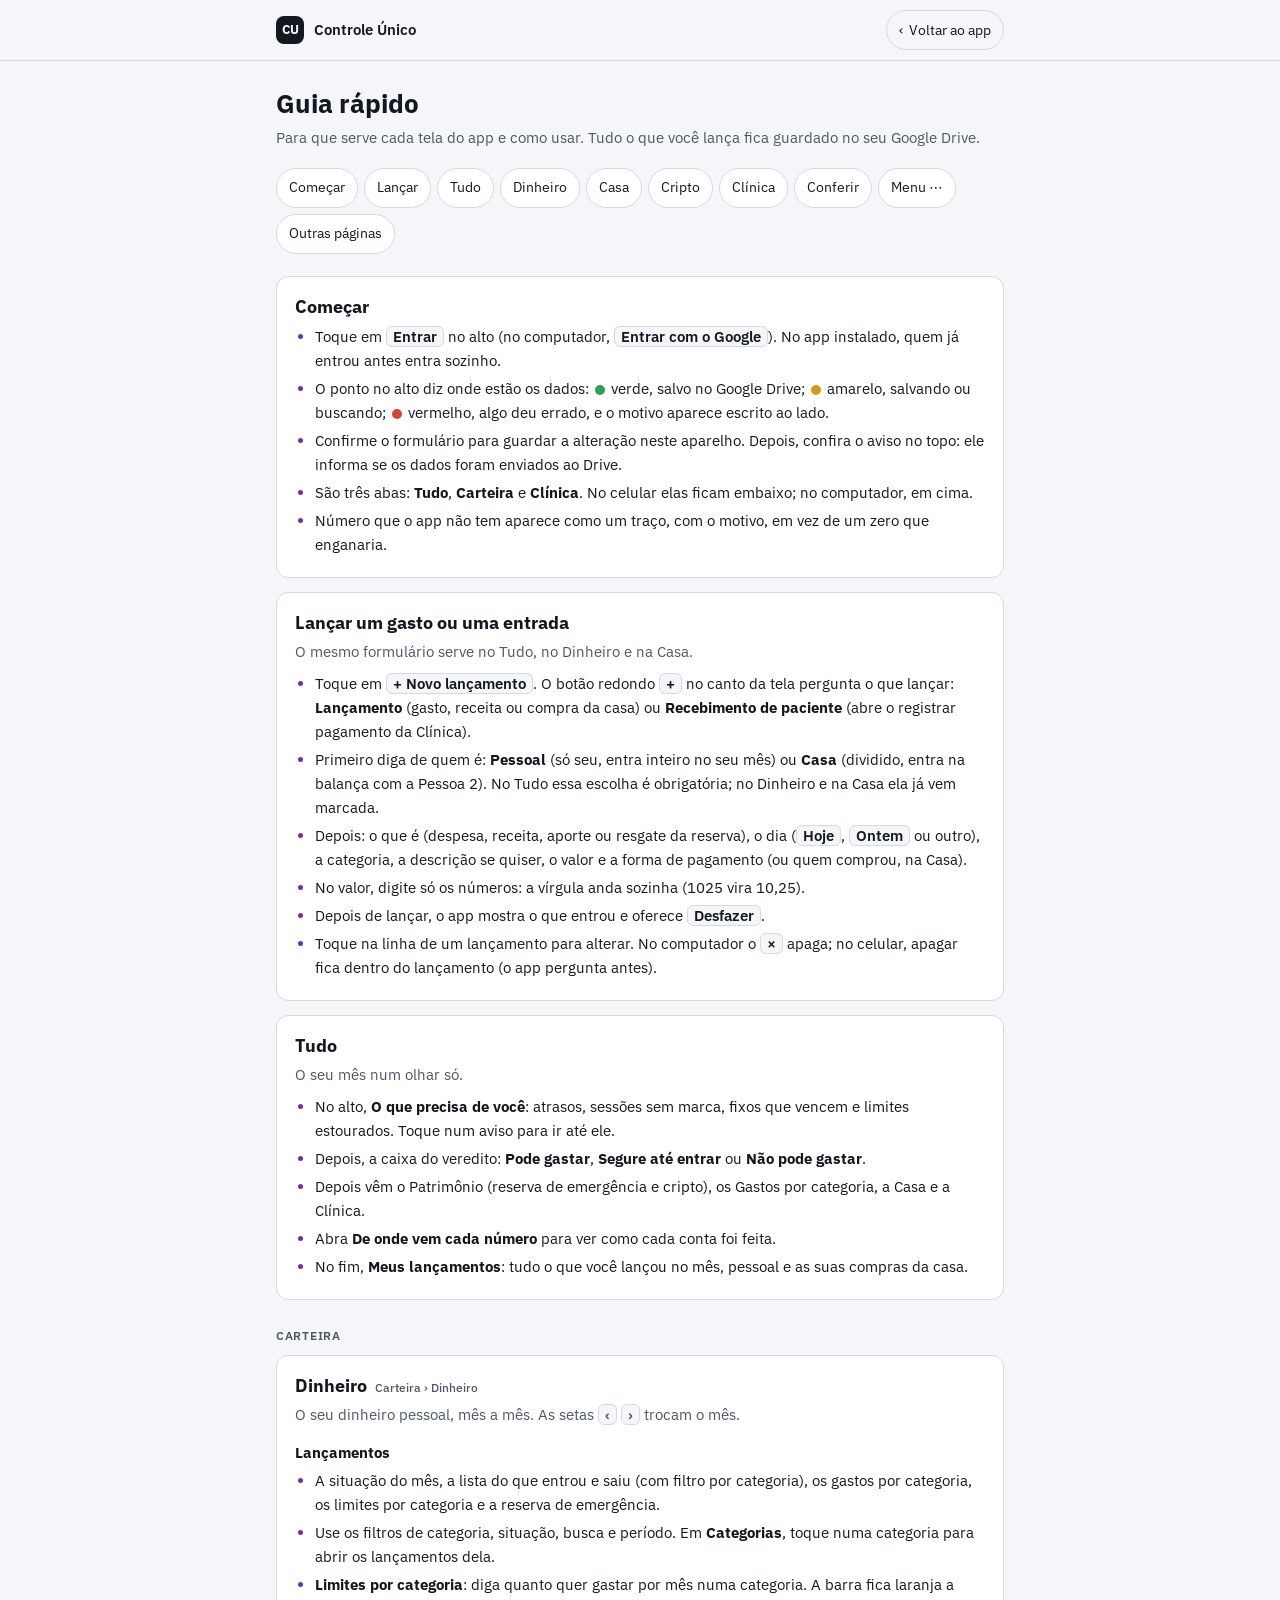
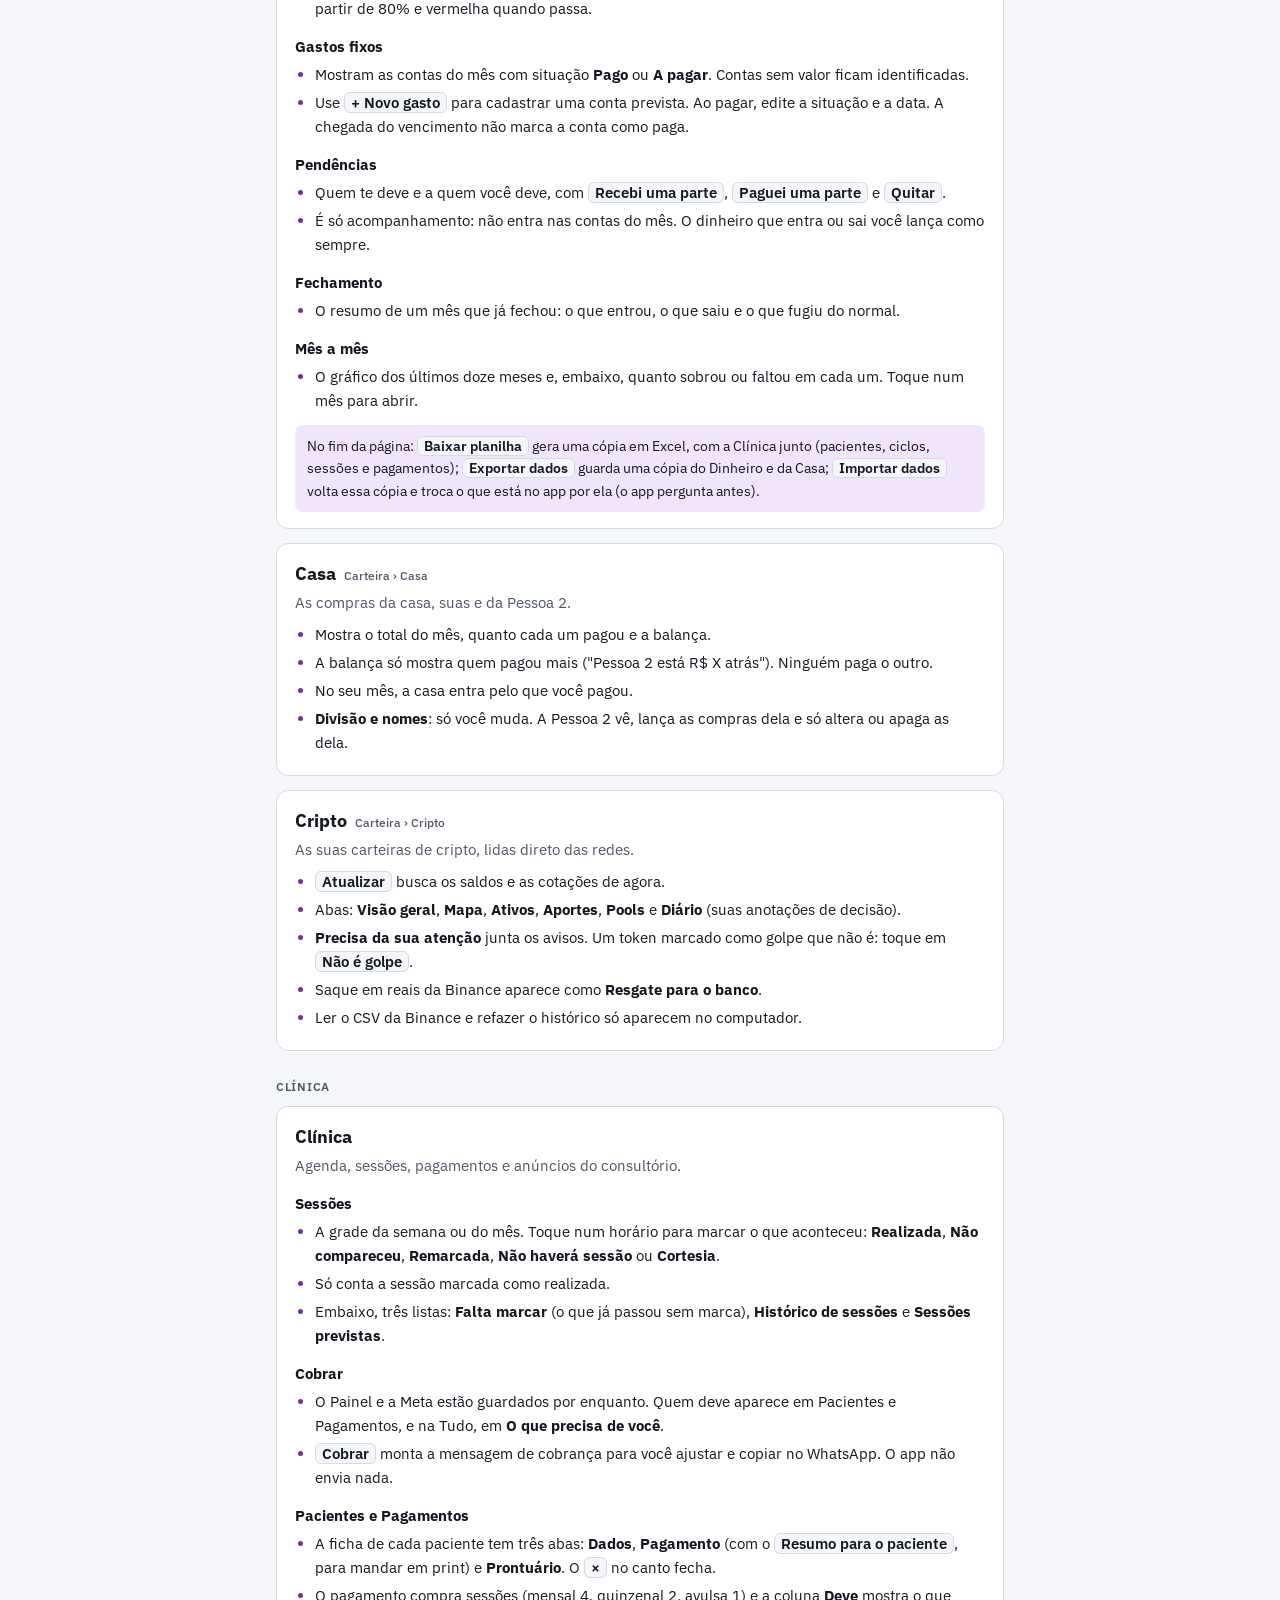
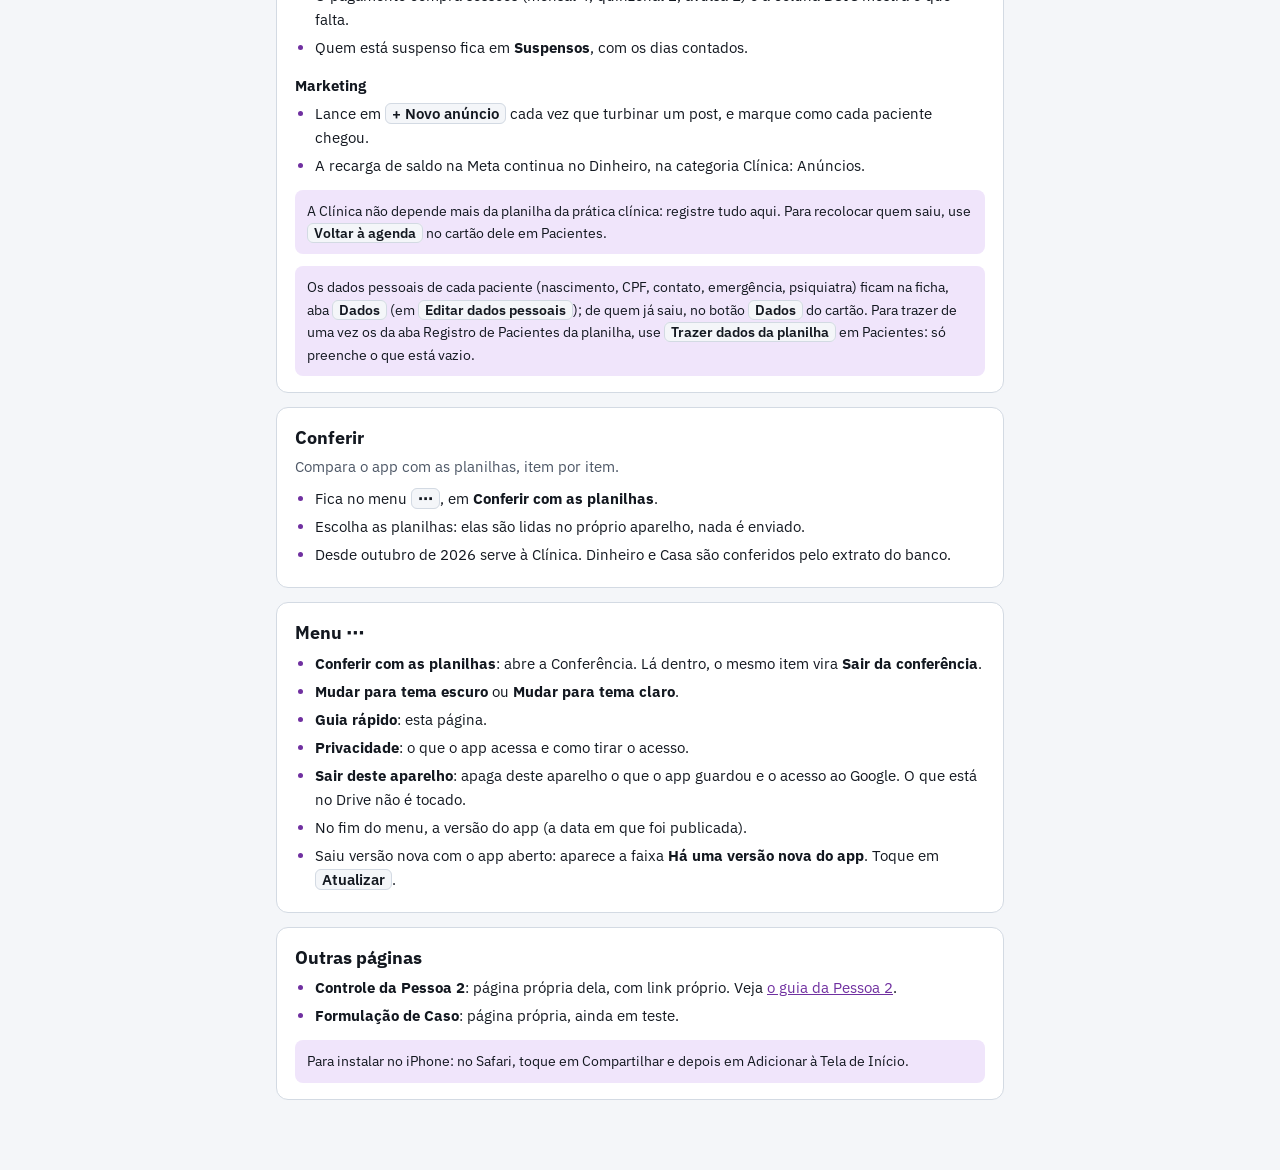
<file: guia.html>
<!doctype html>
<html lang="pt-BR">
<head>
<meta name="referrer" content="strict-origin-when-cross-origin">
<script src="config.js?v=20261025-original-5"></script>
<meta charset="utf-8">
<meta name="viewport" content="width=device-width, initial-scale=1, viewport-fit=cover">
<meta name="theme-color" content="#f4f6f9" media="(prefers-color-scheme: light)">
<meta name="theme-color" content="#10141a" media="(prefers-color-scheme: dark)">
<title>Controle Único · Guia rápido</title>
<meta name="description" content="Guia rápido do Controle Único: para que serve cada tela e como usar.">
<link rel="icon" href="icone-192.png" type="image/png">
<link rel="apple-touch-icon" href="icone-180.png">
<link rel="preconnect" href="https://fonts.googleapis.com">
<link rel="preconnect" href="https://fonts.gstatic.com" crossorigin>
<link rel="stylesheet" href="https://fonts.googleapis.com/css2?family=IBM+Plex+Sans:wght@400;500;600;700&display=swap" media="print" onload="this.media='all'">
<link rel="stylesheet" href="tema.css?v=20261025-original-5">
<script>
/* o tema escolhido no app (claro ou escuro) vale aqui também */
try { var t = localStorage.getItem("cu-painel-tema") || localStorage.getItem("cu-tema"); if (t) document.documentElement.dataset.theme = t; } catch(e){}
/* guia.html?para=ana mostra só o que vale para a página da Pessoa 2 */
if (/[?&]para=ana\b/.test(location.search)) document.documentElement.dataset.para = "ana";
</script>
<style>
/* Guia rápido (05/10/2026): uma página só de leitura, fora da casca, como a Privacidade.
   Não abre caderno nem fala com o Google: só explica as telas. */
button,a,summary{touch-action:manipulation}
*{box-sizing:border-box}
html{color-scheme:light}
:root[data-theme="dark"]{color-scheme:dark}
@media (prefers-color-scheme:dark){ :root:not([data-theme="light"]){color-scheme:dark} }
body{margin:0; background:var(--bg); color:var(--text); font:15px/1.6 var(--font); -webkit-tap-highlight-color:transparent}
.wrap{max-width:760px; margin:0 auto; padding:0 16px 56px}
header{position:sticky; top:0; z-index:5; background:var(--bg); border-bottom:1px solid var(--line);
  padding:10px 0; padding-top:calc(10px + env(safe-area-inset-top,0px))}
header .wrap{display:flex; align-items:center; gap:10px; padding-bottom:0}
.selo{width:28px; height:28px; border-radius:8px; background:var(--text); color:var(--bg); display:grid; place-items:center; font-size:13px; font-weight:700; flex:none}
header b{font-weight:600}
.voltar{margin-left:auto; display:inline-flex; align-items:center; gap:6px; min-height:40px; padding:6px 12px; border:1px solid var(--line);
  border-radius:99px; color:var(--text); text-decoration:none; font-size:14px; white-space:nowrap}
.voltar:hover{background:var(--surface)}
h1{font-size:26px; line-height:1.25; margin:26px 0 6px}
.intro{color:var(--muted); margin:0 0 18px}
/* índice: um botão por tela, que leva até ela */
.indice{display:flex; flex-wrap:wrap; gap:6px; margin:0 0 22px; padding:0; list-style:none}
.indice a{display:inline-flex; align-items:center; min-height:40px; padding:6px 12px; border-radius:99px; background:var(--surface);
  border:1px solid var(--line); color:var(--text); text-decoration:none; font-size:14px}
.indice a:hover{border-color:var(--accent)}
section{background:var(--surface); border:1px solid var(--line); border-radius:12px; padding:16px 18px; margin:0 0 14px; scroll-margin-top:72px}
section h2{font-size:18px; margin:0 0 2px; display:flex; align-items:baseline; gap:8px; flex-wrap:wrap}
section h2 small{font-size:12px; font-weight:500; color:var(--muted)}
.serve{margin:0 0 8px; color:var(--muted)}
section ul{margin:0; padding-left:20px}
section li{margin:4px 0}
section li::marker{color:var(--accent)}
h3{font-size:15px; margin:14px 0 2px}
.dica{margin:12px 0 0; padding:10px 12px; border-radius:8px; background:var(--accent-soft); font-size:14px}
.aviso{margin:12px 0 0; padding:10px 12px; border-radius:8px; background:var(--warn-soft); font-size:14px}
kbd{font:inherit; font-weight:600; padding:0 6px; border-radius:6px; border:1px solid var(--line); background:var(--bg); white-space:nowrap}
.pt{display:inline-block; width:10px; height:10px; border-radius:50%; vertical-align:middle; margin:0 2px}
.pt.ok{background:#2f9e5b} .pt.indo{background:#d49a1c} .pt.erro{background:#d0453a}
a{color:var(--accent)}
.grupo{font-size:12px; font-weight:600; letter-spacing:.06em; text-transform:uppercase; color:var(--muted); margin:26px 0 10px}
/* quem é cada parte: a do Dono some no guia da Pessoa 2, e o contrário */
:root[data-para="ana"] [data-para="dono"], :root:not([data-para="ana"]) [data-para="ana"]{display:none !important}
@media (max-width:520px){
  h1{font-size:22px; margin-top:18px}
  section{padding:14px}
}
</style>
</head>
<body>
<header><div class="wrap">
  <div class="selo" data-para="dono">CU</div><div class="selo" data-para="ana">A</div>
  <b data-para="dono">Controle Único</b><b data-para="ana">Controle da Pessoa 2</b>
  <a class="voltar" data-para="dono" href="./">‹ <span>Voltar ao app</span></a>
  <a class="voltar" data-para="ana" href="ana.html">‹ <span>Voltar ao app</span></a>
</div></header>

<main class="wrap">

<!-- ======================= Guia do Dono ======================= -->
<div data-para="dono">
  <h1>Guia rápido</h1>
  <p class="intro">Para que serve cada tela do app e como usar. Tudo o que você lança fica guardado no seu Google Drive.</p>
  <ul class="indice">
    <li><a href="#comeco">Começar</a></li>
    <li><a href="#lancar">Lançar</a></li>
    <li><a href="#tudo">Tudo</a></li>
    <li><a href="#dinheiro">Dinheiro</a></li>
    <li><a href="#casa">Casa</a></li>
    <li><a href="#cripto">Cripto</a></li>
    <li><a href="#clinica">Clínica</a></li>
    <li><a href="#conferir">Conferir</a></li>
    <li><a href="#menu">Menu ⋯</a></li>
    <li><a href="#outras">Outras páginas</a></li>
  </ul>

  <section id="comeco">
    <h2>Começar</h2>
    <ul>
      <li>Toque em <kbd>Entrar</kbd> no alto (no computador, <kbd>Entrar com o Google</kbd>). No app instalado, quem já entrou antes entra sozinho.</li>
      <li>O ponto no alto diz onde estão os dados: <span class="pt ok"></span> verde, salvo no Google Drive; <span class="pt indo"></span> amarelo, salvando ou buscando; <span class="pt erro"></span> vermelho, algo deu errado, e o motivo aparece escrito ao lado.</li>
      <li>Confirme o formulário para guardar a alteração neste aparelho. Depois, confira o aviso no topo: ele informa se os dados foram enviados ao Drive.</li>
      <li>São três abas: <b>Tudo</b>, <b>Carteira</b> e <b>Clínica</b>. No celular elas ficam embaixo; no computador, em cima.</li>
      <li>Número que o app não tem aparece como um traço, com o motivo, em vez de um zero que enganaria.</li>
    </ul>
  </section>

  <section id="lancar">
    <h2>Lançar um gasto ou uma entrada</h2>
    <p class="serve">O mesmo formulário serve no Tudo, no Dinheiro e na Casa.</p>
    <ul>
      <li>Toque em <kbd>+ Novo lançamento</kbd>. O botão redondo <kbd>+</kbd> no canto da tela pergunta o que lançar: <b>Lançamento</b> (gasto, receita ou compra da casa) ou <b>Recebimento de paciente</b> (abre o registrar pagamento da Clínica).</li>
      <li>Primeiro diga de quem é: <b>Pessoal</b> (só seu, entra inteiro no seu mês) ou <b>Casa</b> (dividido, entra na balança com a Pessoa 2). No Tudo essa escolha é obrigatória; no Dinheiro e na Casa ela já vem marcada.</li>
      <li>Depois: o que é (despesa, receita, aporte ou resgate da reserva), o dia (<kbd>Hoje</kbd>, <kbd>Ontem</kbd> ou outro), a categoria, a descrição se quiser, o valor e a forma de pagamento (ou quem comprou, na Casa).</li>
      <li>No valor, digite só os números: a vírgula anda sozinha (1025 vira 10,25).</li>
      <li>Depois de lançar, o app mostra o que entrou e oferece <kbd>Desfazer</kbd>.</li>
      <li>Toque na linha de um lançamento para alterar. No computador o <kbd>×</kbd> apaga; no celular, apagar fica dentro do lançamento (o app pergunta antes).</li>
    </ul>
  </section>

  <section id="tudo">
    <h2>Tudo</h2>
    <p class="serve">O seu mês num olhar só.</p>
    <ul>
      <li>No alto, <b>O que precisa de você</b>: atrasos, sessões sem marca, fixos que vencem e limites estourados. Toque num aviso para ir até ele.</li>
      <li>Depois, a caixa do veredito: <b>Pode gastar</b>, <b>Segure até entrar</b> ou <b>Não pode gastar</b>.</li>
      <li>Depois vêm o Patrimônio (reserva de emergência e cripto), os Gastos por categoria, a Casa e a Clínica.</li>
      <li>Abra <b>De onde vem cada número</b> para ver como cada conta foi feita.</li>
      <li>No fim, <b>Meus lançamentos</b>: tudo o que você lançou no mês, pessoal e as suas compras da casa.</li>
    </ul>
  </section>

  <p class="grupo">Carteira</p>

  <section id="dinheiro">
    <h2>Dinheiro <small>Carteira › Dinheiro</small></h2>
    <p class="serve">O seu dinheiro pessoal, mês a mês. As setas <kbd>‹</kbd> <kbd>›</kbd> trocam o mês.</p>
    <h3>Lançamentos</h3>
    <ul>
      <li>A situação do mês, a lista do que entrou e saiu (com filtro por categoria), os gastos por categoria, os limites por categoria e a reserva de emergência.</li>
      <li>Use os filtros de categoria, situação, busca e período. Em <b>Categorias</b>, toque numa categoria para abrir os lançamentos dela.</li>
      <li><b>Limites por categoria</b>: diga quanto quer gastar por mês numa categoria. A barra fica laranja a partir de 80% e vermelha quando passa.</li>
    </ul>
    <h3>Gastos fixos</h3>
    <ul>
      <li>Mostram as contas do mês com situação <b>Pago</b> ou <b>A pagar</b>. Contas sem valor ficam identificadas.</li>
      <li>Use <kbd>+ Novo gasto</kbd> para cadastrar uma conta prevista. Ao pagar, edite a situação e a data. A chegada do vencimento não marca a conta como paga.</li>
    </ul>
    <h3>Pendências</h3>
    <ul>
      <li>Quem te deve e a quem você deve, com <kbd>Recebi uma parte</kbd>, <kbd>Paguei uma parte</kbd> e <kbd>Quitar</kbd>.</li>
      <li>É só acompanhamento: não entra nas contas do mês. O dinheiro que entra ou sai você lança como sempre.</li>
    </ul>
    <h3>Fechamento</h3>
    <ul>
      <li>O resumo de um mês que já fechou: o que entrou, o que saiu e o que fugiu do normal.</li>
    </ul>
    <h3>Mês a mês</h3>
    <ul>
      <li>O gráfico dos últimos doze meses e, embaixo, quanto sobrou ou faltou em cada um. Toque num mês para abrir.</li>
    </ul>
    <p class="dica">No fim da página: <kbd>Baixar planilha</kbd> gera uma cópia em Excel, com a Clínica junto (pacientes, ciclos, sessões e pagamentos); <kbd>Exportar dados</kbd> guarda uma cópia do Dinheiro e da Casa; <kbd>Importar dados</kbd> volta essa cópia e troca o que está no app por ela (o app pergunta antes).</p>
  </section>

  <section id="casa">
    <h2>Casa <small>Carteira › Casa</small></h2>
    <p class="serve">As compras da casa, suas e da Pessoa 2.</p>
    <ul>
      <li>Mostra o total do mês, quanto cada um pagou e a balança.</li>
      <li>A balança só mostra quem pagou mais ("Pessoa 2 está R$ X atrás"). Ninguém paga o outro.</li>
      <li>No seu mês, a casa entra pelo que você pagou.</li>
      <li><b>Divisão e nomes</b>: só você muda. A Pessoa 2 vê, lança as compras dela e só altera ou apaga as dela.</li>
    </ul>
  </section>

  <section id="cripto">
    <h2>Cripto <small>Carteira › Cripto</small></h2>
    <p class="serve">As suas carteiras de cripto, lidas direto das redes.</p>
    <ul>
      <li><kbd>Atualizar</kbd> busca os saldos e as cotações de agora.</li>
      <li>Abas: <b>Visão geral</b>, <b>Mapa</b>, <b>Ativos</b>, <b>Aportes</b>, <b>Pools</b> e <b>Diário</b> (suas anotações de decisão).</li>
      <li><b>Precisa da sua atenção</b> junta os avisos. Um token marcado como golpe que não é: toque em <kbd>Não é golpe</kbd>.</li>
      <li>Saque em reais da Binance aparece como <b>Resgate para o banco</b>.</li>
      <li>Ler o CSV da Binance e refazer o histórico só aparecem no computador.</li>
    </ul>
  </section>

  <p class="grupo">Clínica</p>

  <section id="clinica">
    <h2>Clínica</h2>
    <p class="serve">Agenda, sessões, pagamentos e anúncios do consultório.</p>
    <h3>Sessões</h3>
    <ul>
      <li>A grade da semana ou do mês. Toque num horário para marcar o que aconteceu: <b>Realizada</b>, <b>Não compareceu</b>, <b>Remarcada</b>, <b>Não haverá sessão</b> ou <b>Cortesia</b>.</li>
      <li>Só conta a sessão marcada como realizada.</li>
      <li>Embaixo, três listas: <b>Falta marcar</b> (o que já passou sem marca), <b>Histórico de sessões</b> e <b>Sessões previstas</b>.</li>
    </ul>
    <h3>Cobrar</h3>
    <ul>
      <li>O Painel e a Meta estão guardados por enquanto. Quem deve aparece em Pacientes e Pagamentos, e na Tudo, em <b>O que precisa de você</b>.</li>
      <li><kbd>Cobrar</kbd> monta a mensagem de cobrança para você ajustar e copiar no WhatsApp. O app não envia nada.</li>
    </ul>
    <h3>Pacientes e Pagamentos</h3>
    <ul>
      <li>A ficha de cada paciente tem três abas: <b>Dados</b>, <b>Pagamento</b> (com o <kbd>Resumo para o paciente</kbd>, para mandar em print) e <b>Prontuário</b>. O <kbd>×</kbd> no canto fecha.</li>
      <li>O pagamento compra sessões (mensal 4, quinzenal 2, avulsa 1) e a coluna <b>Deve</b> mostra o que falta.</li>
      <li>Quem está suspenso fica em <b>Suspensos</b>, com os dias contados.</li>
    </ul>
    <h3>Marketing</h3>
    <ul>
      <li>Lance em <kbd>+ Novo anúncio</kbd> cada vez que turbinar um post, e marque como cada paciente chegou.</li>
      <li>A recarga de saldo na Meta continua no Dinheiro, na categoria Clínica: Anúncios.</li>
    </ul>
    <p class="dica">A Clínica não depende mais da planilha da prática clínica: registre tudo aqui. Para recolocar quem saiu, use <kbd>Voltar à agenda</kbd> no cartão dele em Pacientes.</p>
    <p class="dica">Os dados pessoais de cada paciente (nascimento, CPF, contato, emergência, psiquiatra) ficam na ficha, aba <kbd>Dados</kbd> (em <kbd>Editar dados pessoais</kbd>); de quem já saiu, no botão <kbd>Dados</kbd> do cartão. Para trazer de uma vez os da aba Registro de Pacientes da planilha, use <kbd>Trazer dados da planilha</kbd> em Pacientes: só preenche o que está vazio.</p>
  </section>

  <section id="conferir">
    <h2>Conferir</h2>
    <p class="serve">Compara o app com as planilhas, item por item.</p>
    <ul>
      <li>Fica no menu <kbd>⋯</kbd>, em <b>Conferir com as planilhas</b>.</li>
      <li>Escolha as planilhas: elas são lidas no próprio aparelho, nada é enviado.</li>
      <li>Desde outubro de 2026 serve à Clínica. Dinheiro e Casa são conferidos pelo extrato do banco.</li>
    </ul>
  </section>

  <section id="menu">
    <h2>Menu ⋯</h2>
    <ul>
      <li><b>Conferir com as planilhas</b>: abre a Conferência. Lá dentro, o mesmo item vira <b>Sair da conferência</b>.</li>
      <li><b>Mudar para tema escuro</b> ou <b>Mudar para tema claro</b>.</li>
      <li><b>Guia rápido</b>: esta página.</li>
      <li><b>Privacidade</b>: o que o app acessa e como tirar o acesso.</li>
      <li><b>Sair deste aparelho</b>: apaga deste aparelho o que o app guardou e o acesso ao Google. O que está no Drive não é tocado.</li>
      <li>No fim do menu, a versão do app (a data em que foi publicada).</li>
      <li>Saiu versão nova com o app aberto: aparece a faixa <b>Há uma versão nova do app</b>. Toque em <kbd>Atualizar</kbd>.</li>
    </ul>
  </section>

  <section id="outras">
    <h2>Outras páginas</h2>
    <ul>
      <li><b>Controle da Pessoa 2</b>: página própria dela, com link próprio. Veja <a href="?para=ana">o guia da Pessoa 2</a>.</li>
      <li><b>Formulação de Caso</b>: página própria, ainda em teste.</li>
    </ul>
    <p class="dica">Para instalar no iPhone: no Safari, toque em Compartilhar e depois em Adicionar à Tela de Início.</p>
  </section>
</div>

<!-- ======================= Guia da Pessoa 2 ======================= -->
<div data-para="ana">
  <h1>Guia rápido</h1>
  <p class="intro">Para que serve cada tela do seu controle e como usar. Tudo o que você lança fica guardado no Google Drive.</p>
  <ul class="indice">
    <li><a href="#a-comeco">Começar</a></li>
    <li><a href="#a-mes">Mês</a></li>
    <li><a href="#a-plantoes">Plantões</a></li>
    <li><a href="#a-atendimentos">Atendimentos</a></li>
    <li><a href="#a-gastos">Gastos</a></li>
    <li><a href="#a-casa">Casa</a></li>
  </ul>

  <section id="a-comeco">
    <h2>Começar</h2>
    <ul>
      <li>Toque em <kbd>Entrar com o Google</kbd> no alto, com a sua conta.</li>
      <li>O ponto no alto diz onde estão os dados: <span class="pt ok"></span> verde, salvo no Google Drive; <span class="pt indo"></span> amarelo, salvando ou buscando; <span class="pt erro"></span> vermelho, algo deu errado, e o motivo aparece escrito ao lado.</li>
      <li>Confirme o formulário para guardar a alteração neste aparelho. Depois, confira o aviso no topo: ele informa se os dados foram enviados ao Drive.</li>
      <li>Em todas as telas, as setas <kbd>‹</kbd> <kbd>›</kbd> trocam o mês.</li>
      <li>No valor, digite só os números: a vírgula anda sozinha (1025 vira 10,25).</li>
      <li>Nas listas, o lápis <kbd>✎</kbd> altera e o <kbd>×</kbd> apaga.</li>
    </ul>
    <p class="dica">Para instalar no iPhone: no Safari, toque em Compartilhar e depois em Adicionar à Tela de Início.</p>
  </section>

  <section id="a-mes">
    <h2>Mês</h2>
    <p class="serve">Quanto entra, quanto sai e quanto sobra no mês.</p>
    <ul>
      <li><b>Situação do mês</b>: Entra, Sai e Sobra, com o aviso se o mês fecha positivo ou negativo.</li>
      <li><b>Entradas</b>: os plantões e atendimentos entram sozinhos. Outra entrada (bolsa, salário) vai em <kbd>+ Nova entrada</kbd>, só neste mês ou até dezembro.</li>
      <li><b>Para onde vai</b>: os gastos do mês por categoria, com o que você pagou na casa.</li>
      <li>O gráfico mostra os últimos doze meses. Toque num mês para abrir.</li>
    </ul>
  </section>

  <section id="a-plantoes">
    <h2>Plantões</h2>
    <p class="serve">Os plantões do mês e quanto vão render.</p>
    <ul>
      <li><kbd>+ Novo plantão</kbd>: data, local, período, tipo (Regular ou Extra) e valor. Dá para repetir por algumas semanas.</li>
      <li><kbd>↻ Plantões que se repetem</kbd>: diga a regra (por exemplo, hospital, noturno, toda sexta) e o app lança os que faltam até o mês escolhido.</li>
      <li>Não vai fazer um plantão? Desmarque <b>vai fazer</b> na linha dele.</li>
      <li><b>Valores e locais</b>, embaixo: o valor de cada dia da semana em cada local e se o local paga no mês seguinte. Mudar a tabela não muda os plantões já lançados.</li>
    </ul>
  </section>

  <section id="a-atendimentos">
    <h2>Atendimentos</h2>
    <p class="serve">Os pagamentos dos seus pacientes particulares.</p>
    <ul>
      <li>Cada pagamento é uma linha: paciente, valor e o dia em que pagou.</li>
      <li>O nome já usado aparece como sugestão enquanto você digita.</li>
      <li>O resumo por paciente mostra quanto cada um pagou no mês e o total do ano.</li>
    </ul>
  </section>

  <section id="a-gastos">
    <h2>Gastos</h2>
    <p class="serve">O que você gasta no mês.</p>
    <ul>
      <li><kbd>+ Novo lançamento</kbd>: primeiro diga se é <b>Pessoal</b> ou <b>Casa</b>. O da Casa vai para as contas da casa.</li>
      <li>Toque no nome de uma coluna para ordenar a lista. No celular, use a caixa <b>Ordenar por</b>.</li>
      <li><b>Categorias</b>: crie as suas.</li>
      <li><b>Gastos fixos</b>: <kbd>+ Novo gasto fixo</kbd> vale deste mês até dezembro, e o valor de cada mês pode ser trocado na linha. Mês novo sem fixos: <kbd>Copiar os fixos</kbd> do mês anterior.</li>
    </ul>
  </section>

  <section id="a-casa">
    <h2>Casa</h2>
    <p class="serve">As compras da casa, suas e do Dono.</p>
    <ul>
      <li>Na primeira vez, toque em <b>Escolher o que foi compartilhado comigo</b> para abrir as contas da casa.</li>
      <li>Mostra o total do mês, quanto cada um pagou e a balança. A balança só mostra quem pagou mais; ninguém paga o outro.</li>
      <li>Você altera e apaga só as suas compras.</li>
      <li>A divisão e os nomes só o Dono muda. Aqui eles só aparecem.</li>
      <li>No seu mês, a moradia é o que você pagou na casa.</li>
    </ul>
  </section>

  <section>
    <h2>No fim da página</h2>
    <ul>
      <li><kbd>Baixar planilha</kbd> gera uma cópia em Excel.</li>
      <li><kbd>Sair deste aparelho</kbd> apaga deste aparelho o que o app guardou e o acesso ao Google. O que está no Drive não é tocado.</li>
    </ul>
  </section>
</div>

</main>
<script>
/* Voltar ao app volta pelo histórico quando veio do próprio app (06/10/2026), como a Privacidade:
   antes criava um passo novo, e o Voltar do celular abria o Guia de novo */
(function(){
  var ref = ""; try { ref = document.referrer; } catch(e){}
  var daqui = ref && ref.indexOf(location.origin + "/") === 0;
  var links = document.querySelectorAll("a.voltar");
  for (var i = 0; i < links.length; i++) links[i].addEventListener("click", function(e){
    if (daqui && history.length > 1) { e.preventDefault(); history.back(); }
  });
})();
</script>
</body>
</html>
</file>
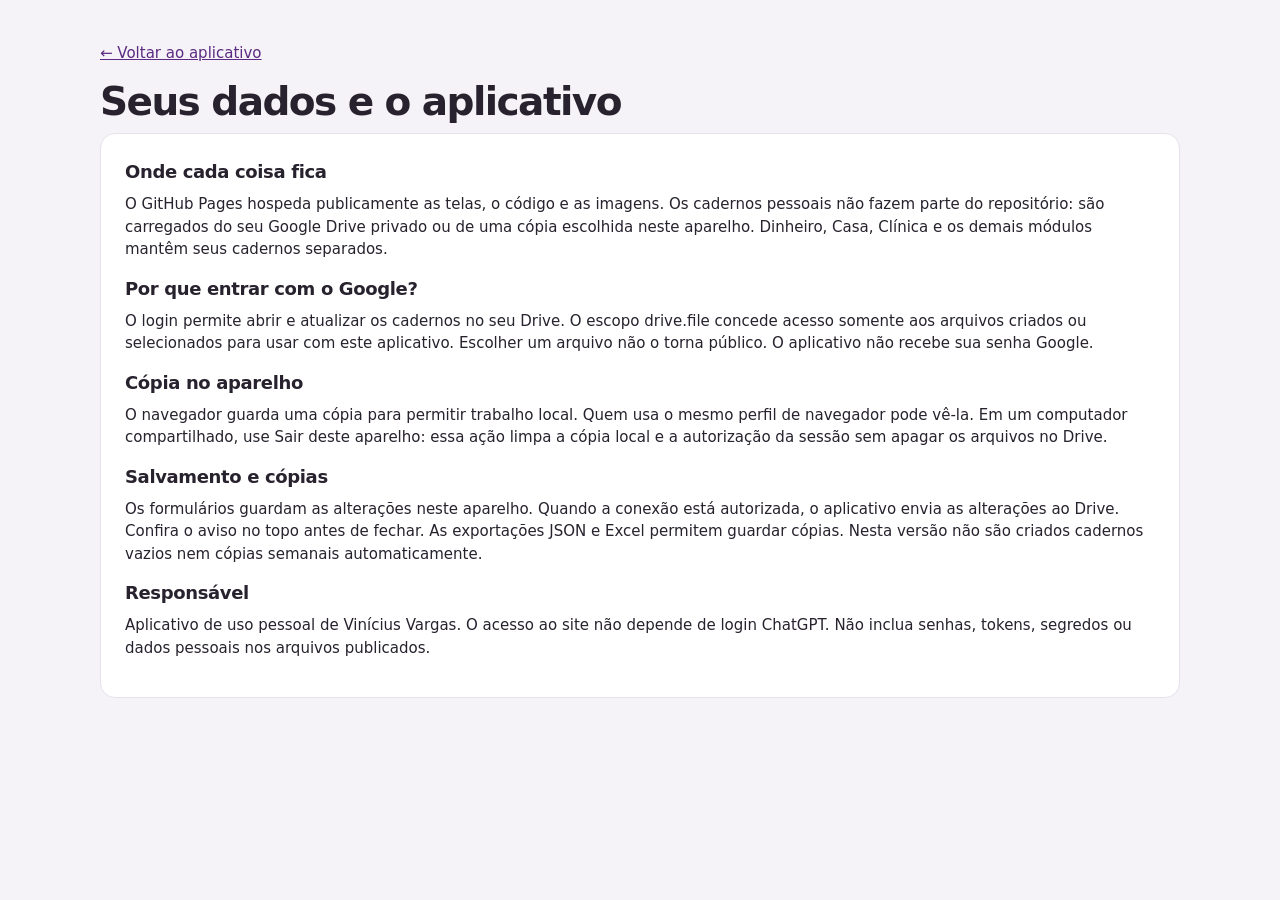
<file: privacidade.html>
<!doctype html><html lang="pt-BR"><head><meta charset="utf-8"><meta name="viewport" content="width=device-width,initial-scale=1"><meta name="robots" content="noindex,nofollow"><title>Privacidade · Controle Único</title><link rel="stylesheet" href="financas.css"></head><body><main><p><a href="./">← Voltar ao aplicativo</a></p><h1>Seus dados e o aplicativo</h1><section class="painel"><h2>Onde cada coisa fica</h2><p>O GitHub Pages hospeda publicamente as telas, o código e as imagens. Os cadernos pessoais não fazem parte do repositório: são carregados do seu Google Drive privado ou de uma cópia escolhida neste aparelho. Dinheiro, Casa, Clínica e os demais módulos mantêm seus cadernos separados.</p><h2>Por que entrar com o Google?</h2><p>O login permite abrir e atualizar os cadernos no seu Drive. O escopo drive.file concede acesso somente aos arquivos criados ou selecionados para usar com este aplicativo. Escolher um arquivo não o torna público. O aplicativo não recebe sua senha Google.</p><h2>Cópia no aparelho</h2><p>O navegador guarda uma cópia para permitir trabalho local. Quem usa o mesmo perfil de navegador pode vê-la. Em um computador compartilhado, use Sair deste aparelho: essa ação limpa a cópia local e a autorização da sessão sem apagar os arquivos no Drive.</p><h2>Salvamento e cópias</h2><p>Os formulários guardam as alterações neste aparelho. Quando a conexão está autorizada, o aplicativo envia as alterações ao Drive. Confira o aviso no topo antes de fechar. As exportações JSON e Excel permitem guardar cópias. Nesta versão não são criados cadernos vazios nem cópias semanais automaticamente.</p><h2>Responsável</h2><p>Aplicativo de uso pessoal de Vinícius Vargas. O acesso ao site não depende de login ChatGPT. Não inclua senhas, tokens, segredos ou dados pessoais nos arquivos publicados.</p></section></main></body></html>
</file>
<file: tema.css>
/* Tema do Controle Único (04/10/2026): as cores, a letra e o raio que todas as páginas dividem.
   Mudar aqui muda o app inteiro (Tudo, Carteira, Casa, Clínica, Ana, Formulação, Conferir).
   Cada página continua com as cores que só ela usa (a grade da Clínica, as redes da Cripto).
   Paleta Grafite, roxo do Controle Único, IBM Plex Sans. Cores dos gráficos validadas para daltonismo. */
:root{
  --bg:#f4f6f9; --surface:#ffffff; --surface-2:#eef1f6; --line:#d3dae3; --text:#131820; --muted:#4d5766;
  /* cinza das notas: #6f7a8a dava 4,0:1 no fundo, abaixo do mínimo de leitura (4,5:1); este dá 5,1:1 */
  --faint:#5a6474;
  --accent:#7030a0; --accent-soft:#f0e5fb;
  --pos:#1f6b4f; --pos-soft:#dcefe6; --neg:#a3241f; --neg-soft:#fbdedd; --warn:#8a4b12; --warn-soft:#fbe8d4;
  /* cores das roscas: a paleta validada para daltonismo, na ordem fixa; a oitava é "Outros" */
  --c1:#2a78d6; --c2:#eb6834; --c3:#1baf7a; --c4:#eda100; --c5:#e87ba4; --c6:#008300; --c7:#4a3aa7; --c8:#8a94a3;
  --font:"IBM Plex Sans",system-ui,-apple-system,"Segoe UI",sans-serif; --radius:8px;
}
@media (prefers-color-scheme:dark){ :root:not([data-theme="light"]){
  --bg:#10141a; --surface:#171c24; --surface-2:#1f252f; --line:#303845; --text:#eef2f7; --muted:#aab6c6; --faint:#9aa6b6;
  --accent:#c8a4f2; --accent-soft:#2e2140;
  --pos:#7fd3ac; --pos-soft:#183a2e; --neg:#f2a09b; --neg-soft:#3d1a18; --warn:#efb87c; --warn-soft:#3f2c15;
  --c1:#3987e5; --c2:#d95926; --c3:#199e70; --c4:#c98500; --c5:#d55181; --c6:#008300; --c7:#9085e9; --c8:#818d9d;
}}
:root[data-theme="dark"]{
  --bg:#10141a; --surface:#171c24; --surface-2:#1f252f; --line:#303845; --text:#eef2f7; --muted:#aab6c6; --faint:#9aa6b6;
  --accent:#c8a4f2; --accent-soft:#2e2140;
  --pos:#7fd3ac; --pos-soft:#183a2e; --neg:#f2a09b; --neg-soft:#3d1a18; --warn:#efb87c; --warn-soft:#3f2c15;
  --c1:#3987e5; --c2:#d95926; --c3:#199e70; --c4:#c98500; --c5:#d55181; --c6:#008300; --c7:#9085e9; --c8:#818d9d;
}
:focus-visible{outline:2px solid var(--accent);outline-offset:2px}
/* revisão pela skill de design e usabilidade (09/10/2026): no escuro, o cinza das notas (#8f9bab) dava 4,4:1
   sobre os cartões cinza, abaixo do mínimo de leitura; #9aa6b6 dá 5,4:1 no fundo mais claro. E quem pede
   ao aparelho "menos movimento" não vê nada deslizando ou piscando em nenhuma página. */
@media (prefers-reduced-motion:reduce){
  *,*::before,*::after{animation-duration:.01ms !important; animation-iteration-count:1 !important; transition-duration:.01ms !important; scroll-behavior:auto !important}
}
/* dentro da casca, a linha do Drive de cada módulo só aparece quando há uma escolha a fazer (os botões
   ficam no módulo): o estado normal e o erro já estão na barra de cima (04/10/2026; 06/10/2026: o erro
   aparecia duas vezes, na casca e no módulo) */
.na-casca .nuvem:not([data-estado="escolha"]){display:none !important}

/* texto só para leitor de tela (cabeçalho de coluna sem palavra visível, como a das ações) */
.so-leitor{position:absolute; width:1px; height:1px; margin:-1px; padding:0; overflow:hidden; clip:rect(0 0 0 0); white-space:nowrap; border:0}
</file>
<file: financas-original.css>
.fin-filtros{display:grid;grid-template-columns:1.4fr 1fr 150px 160px auto;gap:12px;align-items:end;margin:20px 0}.fin-filtros label{font-size:12px;color:var(--muted)}.fin-filtros input,.fin-filtros select{width:100%;min-height:44px;margin-top:5px;font-size:16px}.fin-topo,.fin-acoes{display:flex;gap:10px;align-items:center;justify-content:space-between;flex-wrap:wrap}.fin-acoes{justify-content:flex-start}.fin-resumo{padding:12px;background:var(--surface2,var(--bg));border-radius:8px;font-size:13px}.fin-categoria{width:100%;display:grid;grid-template-columns:minmax(120px,1fr) 1.3fr minmax(170px,1fr);gap:20px;align-items:center;text-align:left;cursor:pointer;padding:16px 0;border:0;border-bottom:1px solid var(--line);background:transparent;color:var(--text);font:inherit}.fin-categoria:hover{background:var(--bg)}.fin-categoria:focus-visible{outline:2px solid var(--accent);outline-offset:3px}.fin-cat-nome{font-weight:600}.fin-cat-nome small,.fin-cat-valor small,.fin-sub{display:block;font-size:12px;color:var(--muted);font-weight:400}.fin-cat-valor{text-align:right}.fin-barra{height:9px;background:var(--line);border-radius:9px;overflow:hidden}.fin-barra i{display:block;height:100%;background:var(--accent);border-radius:9px}.fin-tabela{overflow-x:auto}.fin-tabela .t td{vertical-align:middle}.fin-tabela .dir{white-space:nowrap}.fin-selo{display:inline-block;font-size:12px;padding:3px 8px;border-radius:15px;color:var(--pos);background:var(--bg);white-space:nowrap}.fin-pendente{color:var(--warn)}.fin-situacao .tres-col{display:grid;grid-template-columns:repeat(3,1fr);gap:16px}#fin-editor,#fin-ofx{color:var(--text);background:var(--surface);border:1px solid var(--line);border-radius:14px;width:calc(100% - 24px);max-width:660px;max-height:90vh;overflow:auto;padding:24px}#fin-editor::backdrop,#fin-ofx::backdrop{background:#12101999}#fin-editor label,#fin-ofx label{display:block;margin:12px 0;font-size:13px}#fin-editor input,#fin-editor select,#fin-editor textarea,#fin-ofx input,#fin-ofx select{width:100%;margin-top:5px;font:inherit;font-size:16px;min-height:44px;background:var(--bg);color:var(--text);border:1px solid var(--line);padding:9px;border-radius:7px}.fin-dupla{display:grid;grid-template-columns:1fr 1fr;gap:12px}#fin-editor .fin-check{display:flex;gap:8px;align-items:center}#fin-editor .fin-check input{width:20px;min-height:20px}.fin-ofx-item{border-bottom:1px solid var(--line);padding:16px 0}#fin-erro,#fin-ofx-erro{color:var(--neg)}
@media(max-width:900px){.fin-filtros{grid-template-columns:1fr 1fr}.fin-filtros>label:first-child{grid-column:1/-1}.fin-filtros>button{grid-column:1/-1}.fin-categoria{grid-template-columns:1fr 1fr;gap:10px}.fin-barra{grid-column:1/-1;grid-row:2}.fin-cat-valor{grid-column:2;grid-row:1}}
@media(max-width:600px){.fin-situacao .tres-col{grid-template-columns:1fr 1fr}.fin-dupla{grid-template-columns:1fr}.fin-tabela .t,.fin-tabela tbody{display:block}.fin-tabela thead{display:none}.fin-tabela tr{display:grid;grid-template-columns:minmax(0,1fr) auto;gap:5px 12px;border-bottom:1px solid var(--line);padding:16px 0}.fin-tabela .t td{padding:0;border:0;min-width:0}.fin-tabela td:first-child{grid-column:1;grid-row:1}.fin-tabela td:nth-child(2){grid-column:1;grid-row:2;color:var(--muted);font-size:12px}.fin-tabela td:nth-child(3){grid-column:1;grid-row:3;font-size:12px}.fin-tabela td:nth-child(4){grid-column:2;grid-row:2;text-align:right}.fin-tabela td:nth-child(5){grid-column:2;grid-row:1;font-weight:600}.fin-tabela td:nth-child(6){grid-column:2;grid-row:3}.fin-tabela td button{min-height:44px}.fin-topo>button{min-height:44px}.fin-filtros{gap:10px}.fin-cat-valor small{max-width:180px}.fin-acoes>.b{min-height:44px}}
</file>
<file: financas.css>
:root{color-scheme:light;--fundo:#f5f3f7;--papel:#fff;--texto:#27222d;--muted:#706979;--linha:#e7e1eb;--roxo:#5b2a82;--claro:#eee5f6}*{box-sizing:border-box}body{margin:0;background:var(--fundo);color:var(--texto);font:15px/1.5 system-ui,-apple-system,"Segoe UI",sans-serif}button,input,select,textarea{font:inherit}button{cursor:pointer;background:var(--papel);border:1px solid var(--linha);border-radius:9px;padding:9px 14px;color:var(--texto);min-height:42px}button:hover{border-color:var(--roxo)}button:focus-visible,input:focus-visible,select:focus-visible,textarea:focus-visible,summary:focus-visible{outline:3px solid #b695d0;outline-offset:2px}button.primario{background:var(--roxo);color:white;border-color:var(--roxo)}button:disabled{opacity:.6;cursor:default}a{color:var(--roxo)}[hidden],.hidden{display:none!important}header{max-width:1200px;margin:auto;padding:25px 30px 18px;display:flex;justify-content:space-between;align-items:center;gap:22px;border-bottom:1px solid var(--linha)}.marca{display:flex;gap:12px;align-items:center;flex-shrink:0}.marca img{border-radius:11px}.marca strong{display:block;font-size:17px}.marca span{display:block;color:var(--muted);font-size:12px}.conexao{font-size:12px;display:flex;flex-wrap:wrap;align-items:center;justify-content:flex-end;gap:9px;max-width:650px}.conexao button{font-size:12px}.nuvem-ponto{width:9px;height:9px;background:#aaa;border-radius:50%;display:inline-block;flex-shrink:0}.nuvem-ponto.ok{background:#23794c}.nuvem-ponto.erro{background:#b73a3a}.nuvem-ponto.indo{background:#ba8624}main{max-width:1140px;margin:auto;padding:34px 30px 50px}.cabecalho{display:flex;align-items:center;justify-content:space-between;gap:24px;margin-bottom:26px}.eyebrow{font-size:11px;letter-spacing:.16em;font-weight:700;color:var(--roxo);margin:0 0 8px}h1{font-size:clamp(28px,4vw,39px);letter-spacing:-.04em;line-height:1.2;margin:0 0 8px}h2{font-size:18px;letter-spacing:-.02em;margin:0}p{margin:8px 0 14px}.muted{color:var(--muted);font-size:13px}.mes-label{font-size:12px;color:var(--muted)}input,select,textarea{width:100%;background:var(--papel);border:1px solid #d5cbdc;border-radius:8px;padding:10px;color:var(--texto);min-height:43px}.mes-label input{display:block;margin-top:5px}.resumo{display:grid;grid-template-columns:1.25fr 1fr 1fr;gap:16px;margin:25px 0 32px}.resumo article{border:1px solid var(--linha);border-radius:16px;padding:23px;background:var(--papel)}.resumo span,.resumo small{display:block;font-size:13px;color:var(--muted)}.resumo strong{display:block;font-size:31px;font-weight:650;letter-spacing:-.035em;margin:8px 0}.resumo .principal{background:var(--roxo);border-color:var(--roxo);color:white}.resumo .principal span,.resumo .principal small{color:#e7d9f1}.resumo small{font-size:11px}.abas{display:flex;gap:20px;border-bottom:1px solid var(--linha);margin-bottom:22px}.abas button{background:none;border:0;border-radius:0;color:var(--muted);padding:12px 2px}.abas button[aria-current]{color:var(--roxo);border-bottom:3px solid var(--roxo);font-weight:650}.painel{background:var(--papel);padding:24px;border-radius:15px;border:1px solid var(--linha)}.ferramentas{display:flex;justify-content:space-between;align-items:center;gap:15px}.ferramentas p{margin:3px 0 0}.filtros{display:grid;grid-template-columns:1fr 180px;gap:14px;margin:24px 0 18px}label{font-size:12px;display:block;color:var(--muted)}label input,label select,label textarea{display:block;margin-top:5px}.tabela{overflow-x:auto}table{width:100%;border-collapse:collapse;text-align:left;font-size:13px}th{font-weight:500;color:var(--muted);font-size:11px;border-bottom:1px solid var(--linha);padding:10px 8px}td{border-bottom:1px solid #f0ecf3;padding:13px 8px}td:first-child{font-weight:550;min-width:170px}td .sub{font-weight:400;font-size:11px;color:var(--muted);display:block}.numero{text-align:right;white-space:nowrap;font-variant-numeric:tabular-nums}.selo{font-size:11px;padding:4px 8px;border-radius:99px;white-space:nowrap;background:#edf5ef;color:#265d3a}.selo.pendente{background:#faf0db;color:#825f1b}.editar{font-size:12px;min-height:36px;padding:6px 10px}.vazio{text-align:center;padding:30px;color:var(--muted)}.dados{margin-top:24px;color:var(--muted);font-size:13px}.dados summary{cursor:pointer;color:var(--texto);padding:9px 0}.botoes{display:flex;gap:10px;flex-wrap:wrap}.botoes button{font-size:13px}.aviso{background:#fff4da;border:1px solid #e8d4a4;color:#735414;border-radius:10px;padding:12px 16px;font-size:13px;margin:14px 0}.mensagem{background:var(--claro);color:var(--roxo);padding:12px 16px;border-radius:9px}dialog{border:1px solid var(--linha);border-radius:16px;max-width:600px;width:calc(100% - 24px);padding:24px;max-height:90vh;overflow:auto;color:var(--texto)}dialog::backdrop{background:#20142a80}dialog label{margin:12px 0}.dialog-top{display:flex;align-items:center;justify-content:space-between;gap:15px}.dialog-top button{border:0;font-size:24px;padding:0 10px}.dupla{display:grid;grid-template-columns:1fr 1fr;gap:12px}.check{display:flex;align-items:center;gap:9px}.check input{width:20px;min-height:20px}#erro-form,#erro-ofx{color:#a32c35;font-size:13px}.categoria{display:grid;grid-template-columns:160px 1fr 110px;gap:16px;align-items:center;margin:20px 0;font-size:13px}.barra{height:9px;background:var(--claro);border-radius:20px;overflow:hidden}.barra i{display:block;height:100%;background:var(--roxo);border-radius:20px}.ofx-item{border-top:1px solid var(--linha);padding:15px 0}.ofx-item p{margin:0}.sr-only{position:absolute;width:1px;height:1px;padding:0;margin:-1px;overflow:hidden;clip:rect(0,0,0,0);white-space:nowrap;border:0}@media(max-width:700px){header{padding:18px;flex-direction:column;align-items:flex-start;gap:14px}.conexao{justify-content:flex-start}main{padding:25px 16px}.cabecalho{align-items:flex-start;gap:15px;flex-direction:column}.mes-label{width:100%}.resumo{grid-template-columns:1fr 1fr;gap:10px}.resumo .principal{grid-column:1/-1}.resumo article{padding:17px}.resumo strong{font-size:26px}.painel{padding:16px}.ferramentas{align-items:flex-start;flex-direction:column}.ferramentas>.primario{width:100%}.filtros{grid-template-columns:1fr}.abas{gap:16px;font-size:14px}.dupla{grid-template-columns:1fr}.categoria{grid-template-columns:110px 1fr 90px;gap:9px}.botoes button{flex:1 1 150px}dialog{padding:20px}td{padding:12px 6px}}
.tabela{position:relative}
@media(max-width:700px){
 #lancamentos .tabela{overflow:visible}
 #lancamentos table,#lancamentos tbody{display:block}
 #lancamentos thead{display:none}
 #lancamentos tr{display:grid;grid-template-columns:minmax(0,1fr) auto;gap:5px 12px;padding:16px 0;border-bottom:1px solid var(--linha)}
 #lancamentos td{border:0;padding:0;min-width:0}
 #lancamentos td:first-child{grid-column:1;grid-row:1;font-size:14px}
 #lancamentos td:nth-child(2){grid-column:1;grid-row:2;color:var(--muted);font-size:12px}
 #lancamentos td:nth-child(3){grid-column:1;grid-row:3;color:var(--muted);font-size:12px}
 #lancamentos td:nth-child(4){grid-column:2;grid-row:2;text-align:right}
 #lancamentos td:nth-child(5){grid-column:2;grid-row:1;font-weight:650;font-size:14px}
 #lancamentos td:nth-child(6){grid-column:2;grid-row:3;text-align:right}
 #lancamentos .editar{min-height:42px;margin-top:3px}
}
</file>
